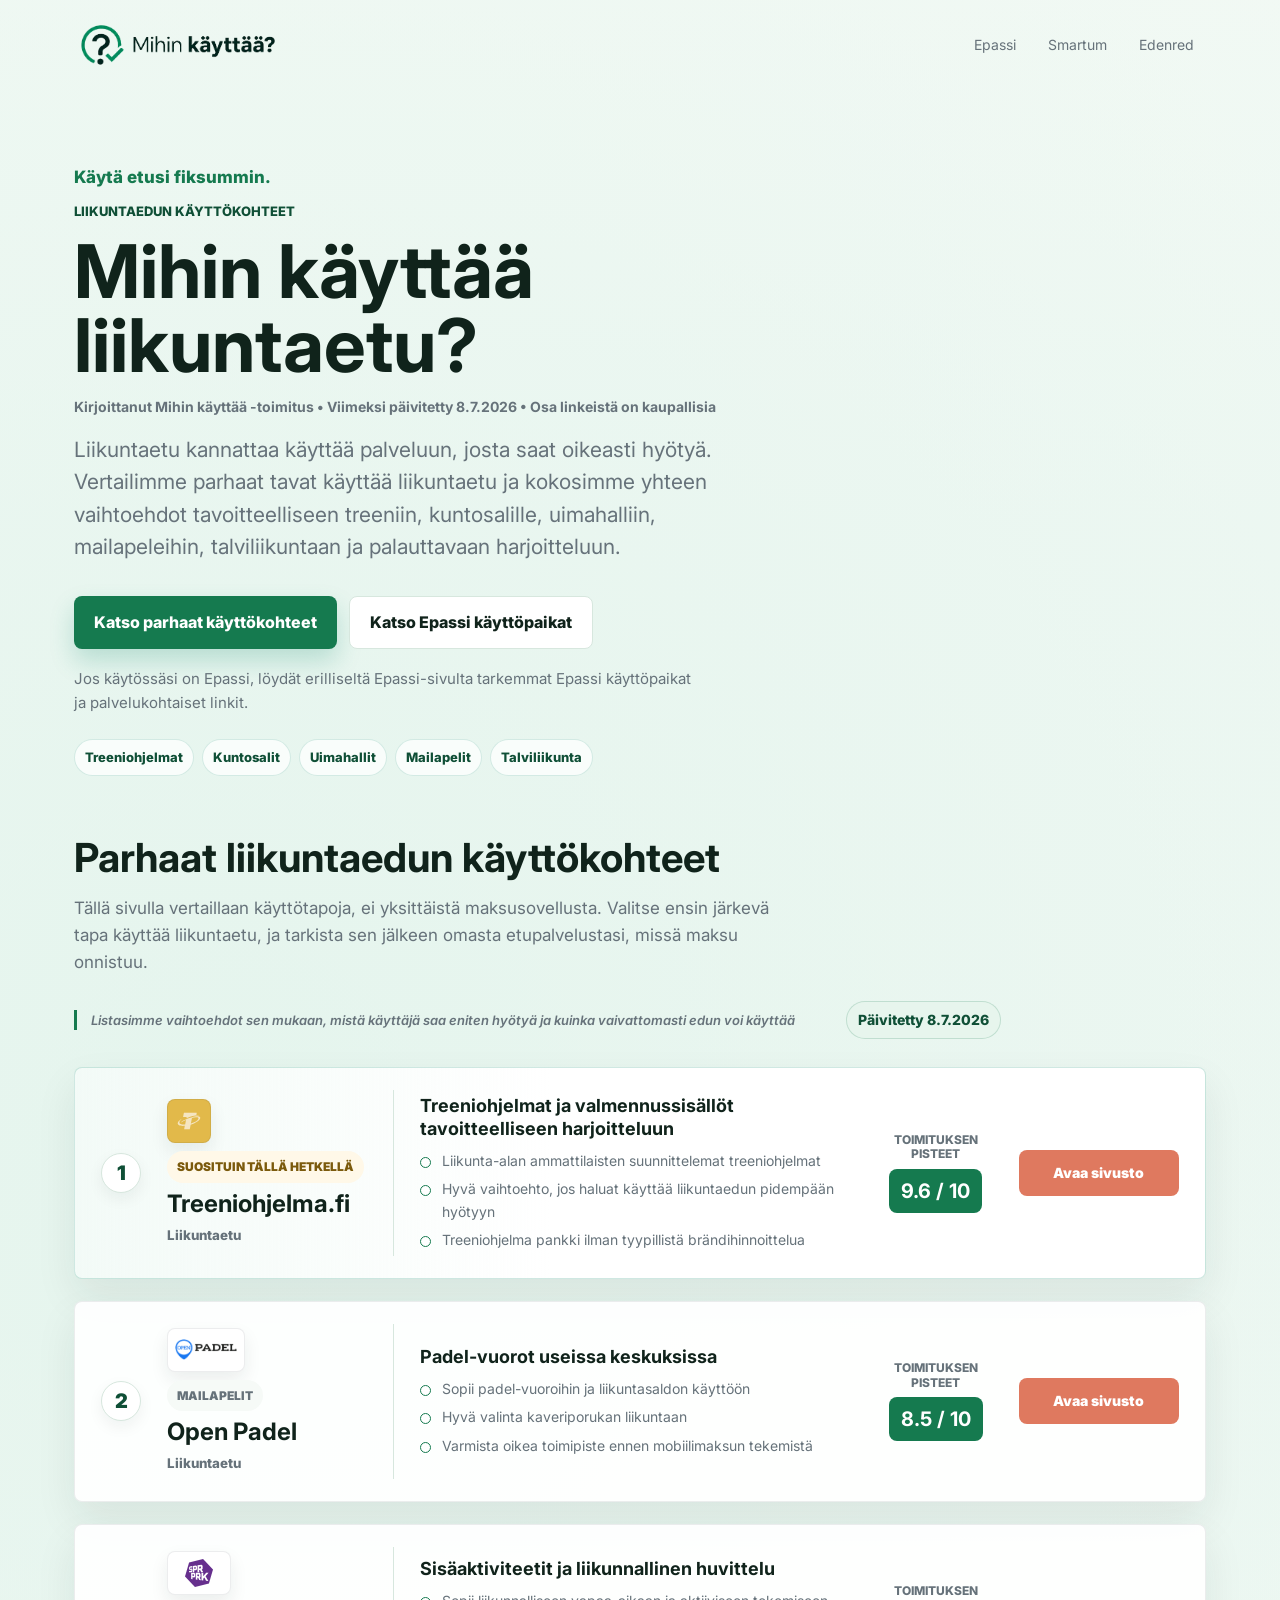
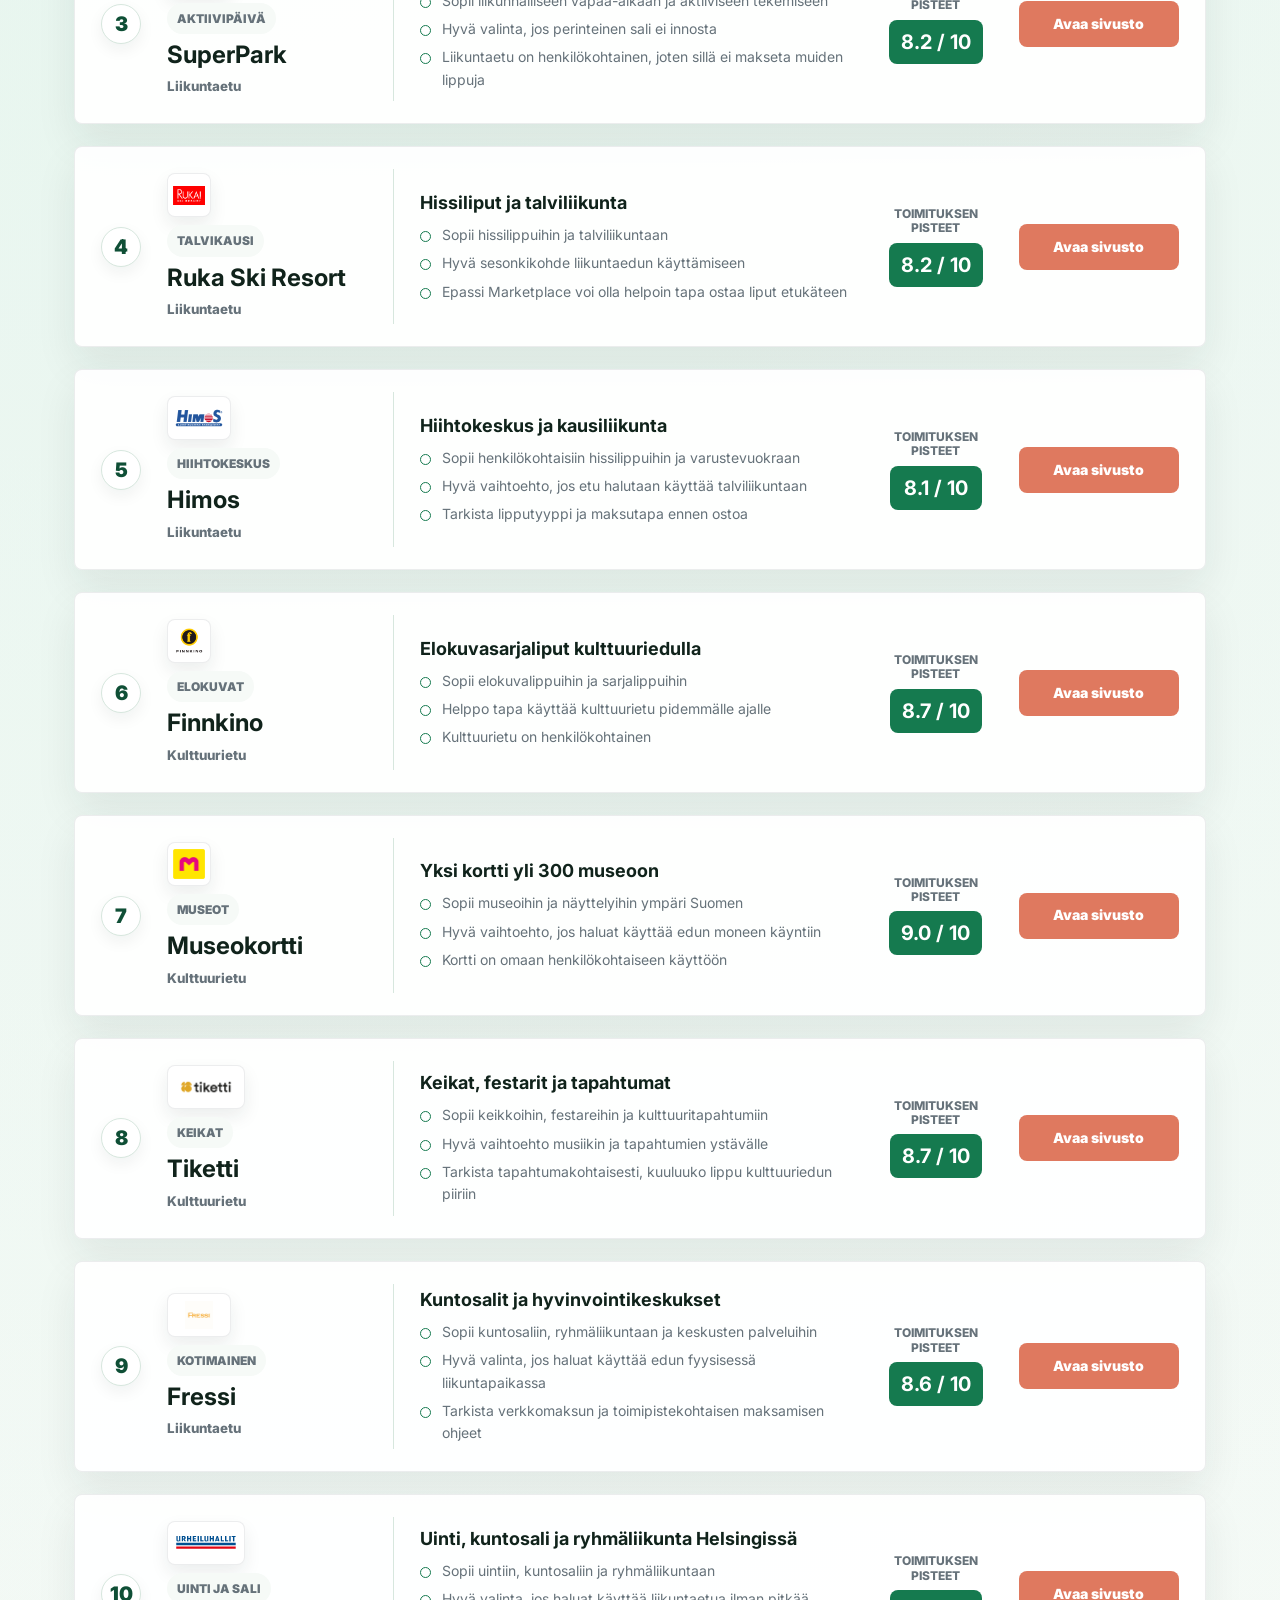
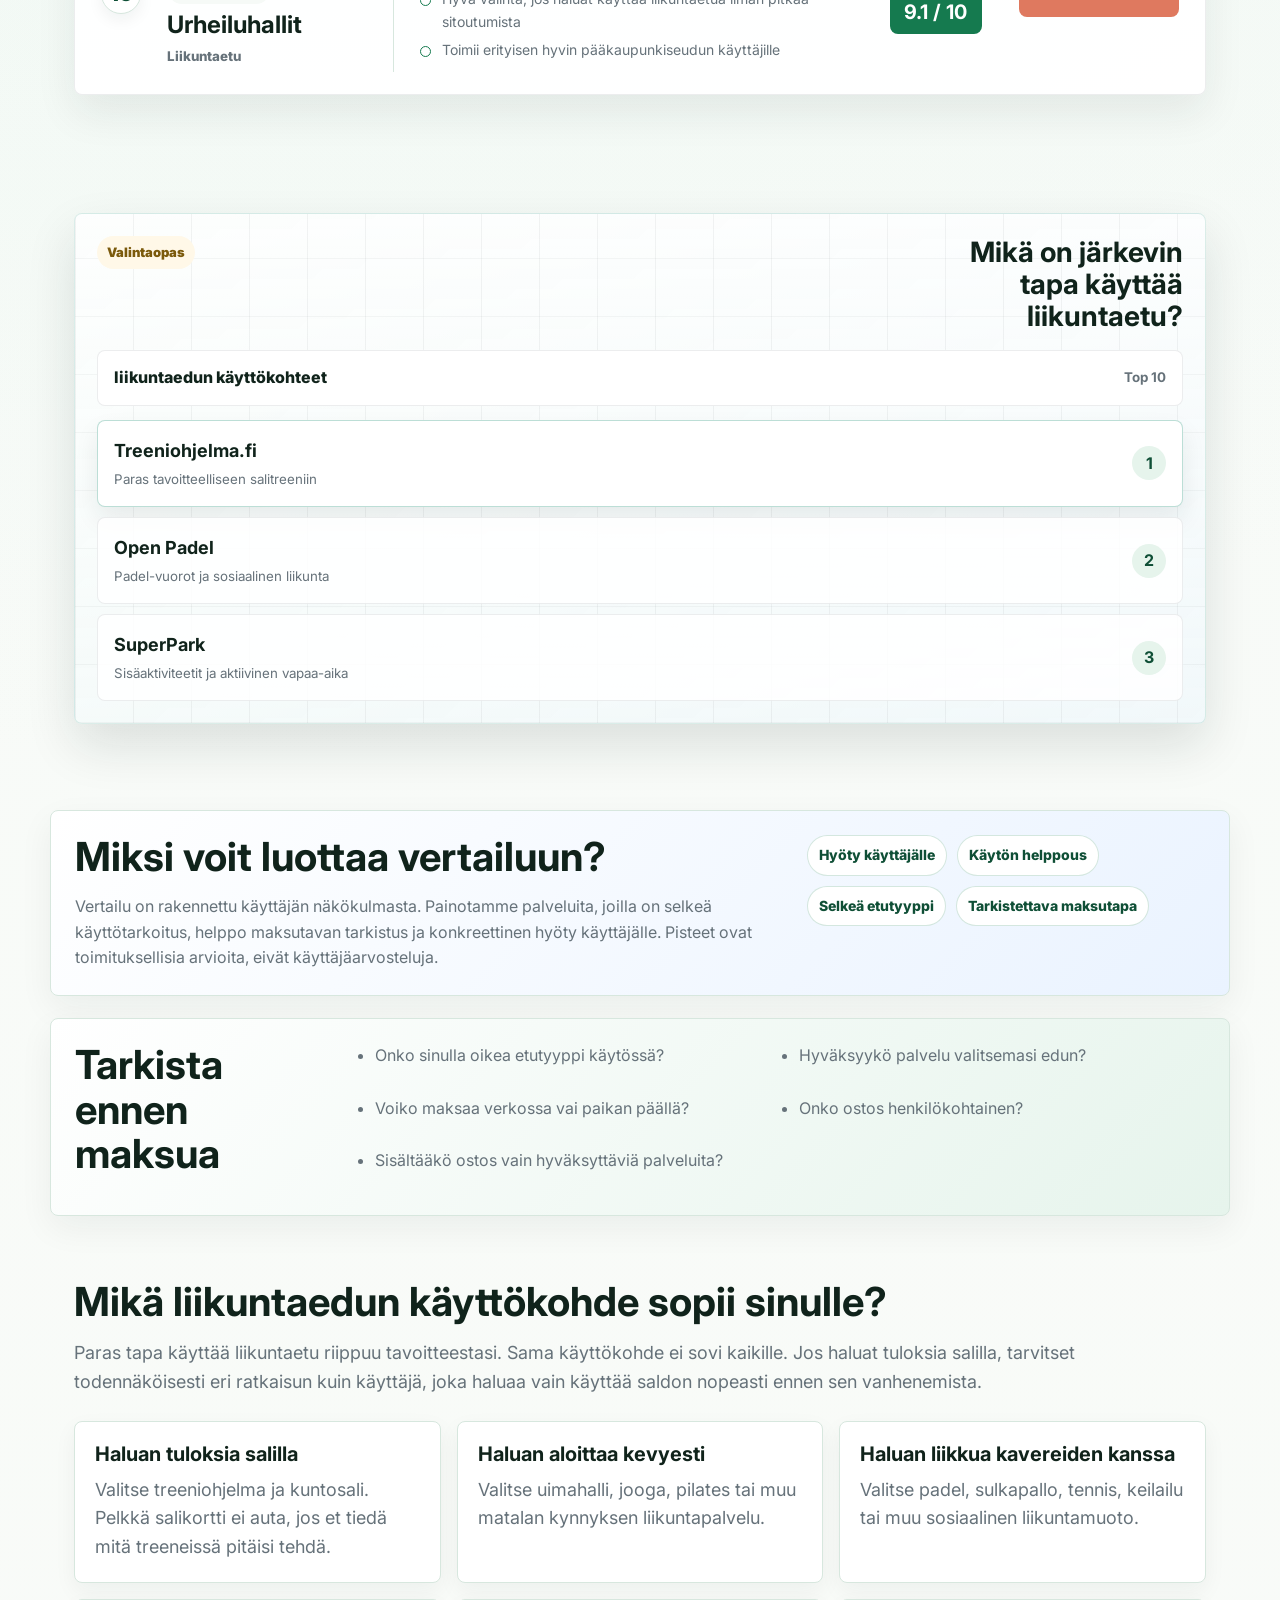
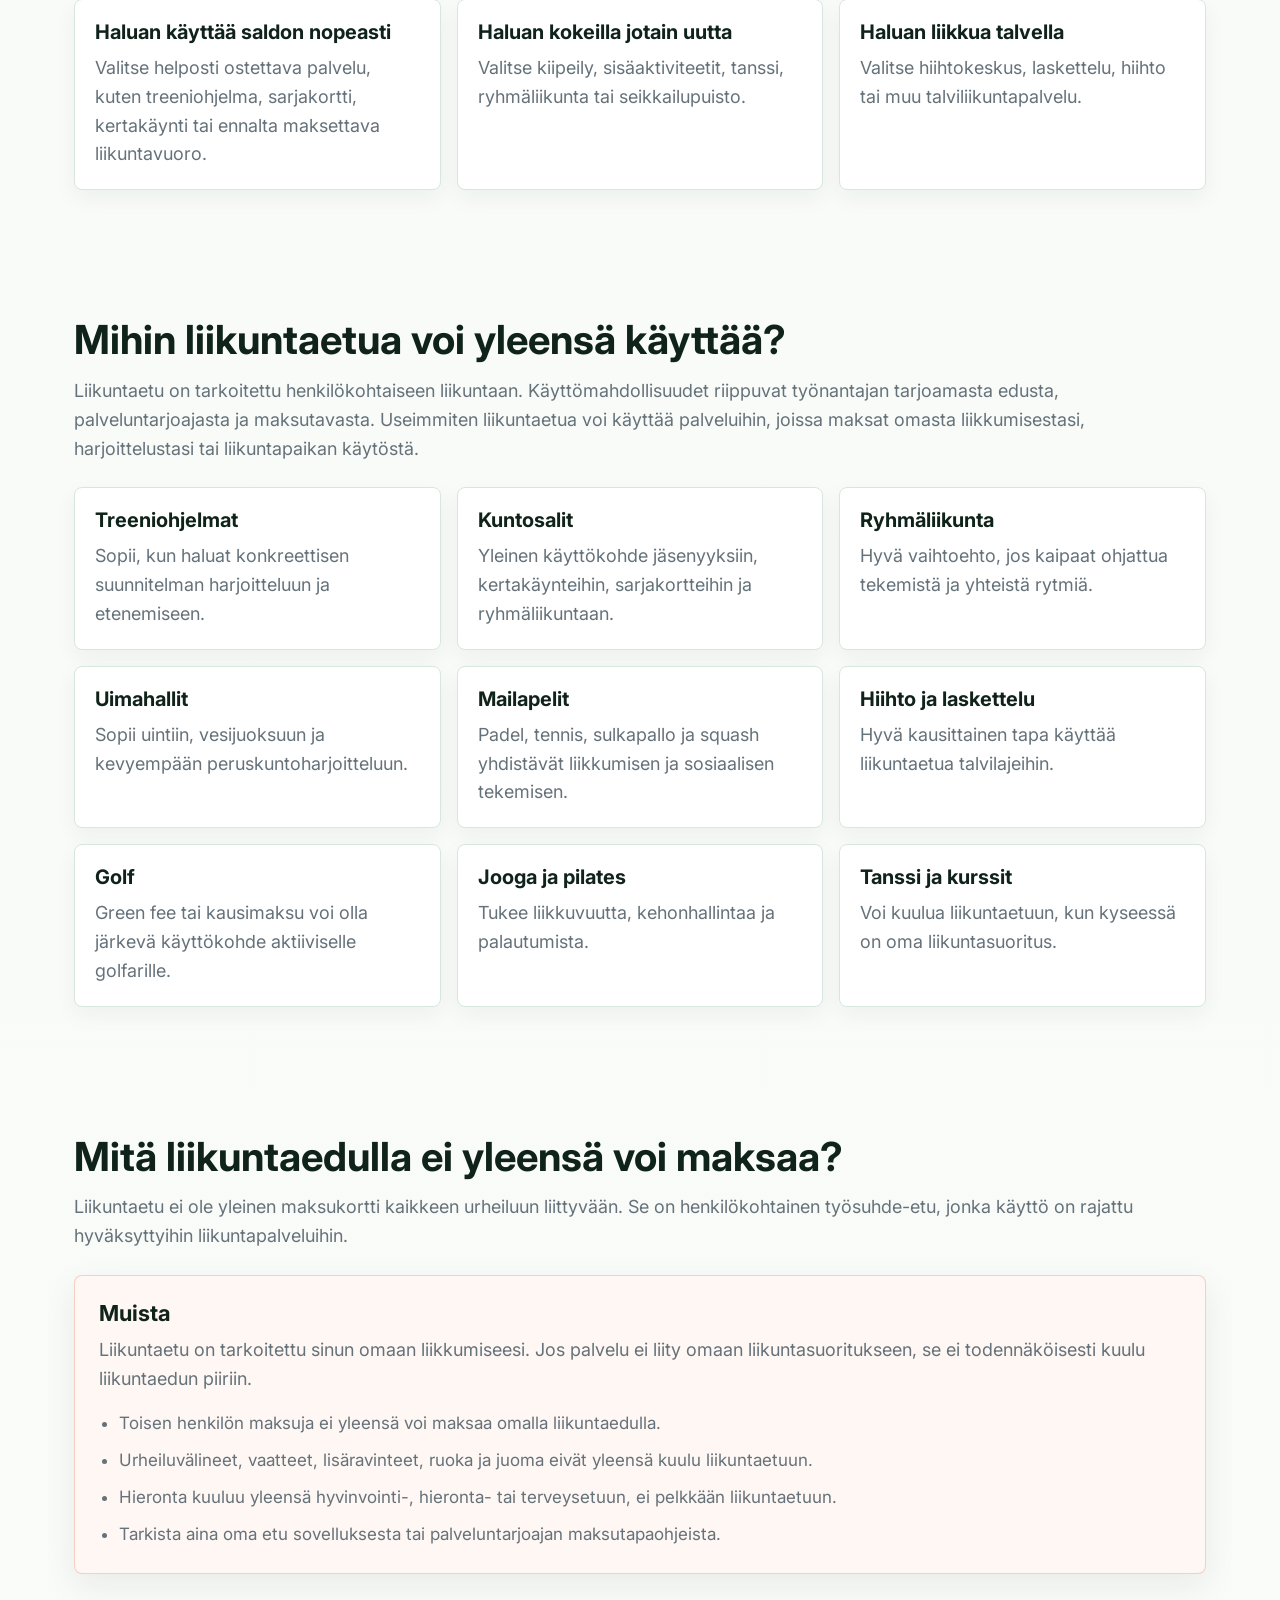
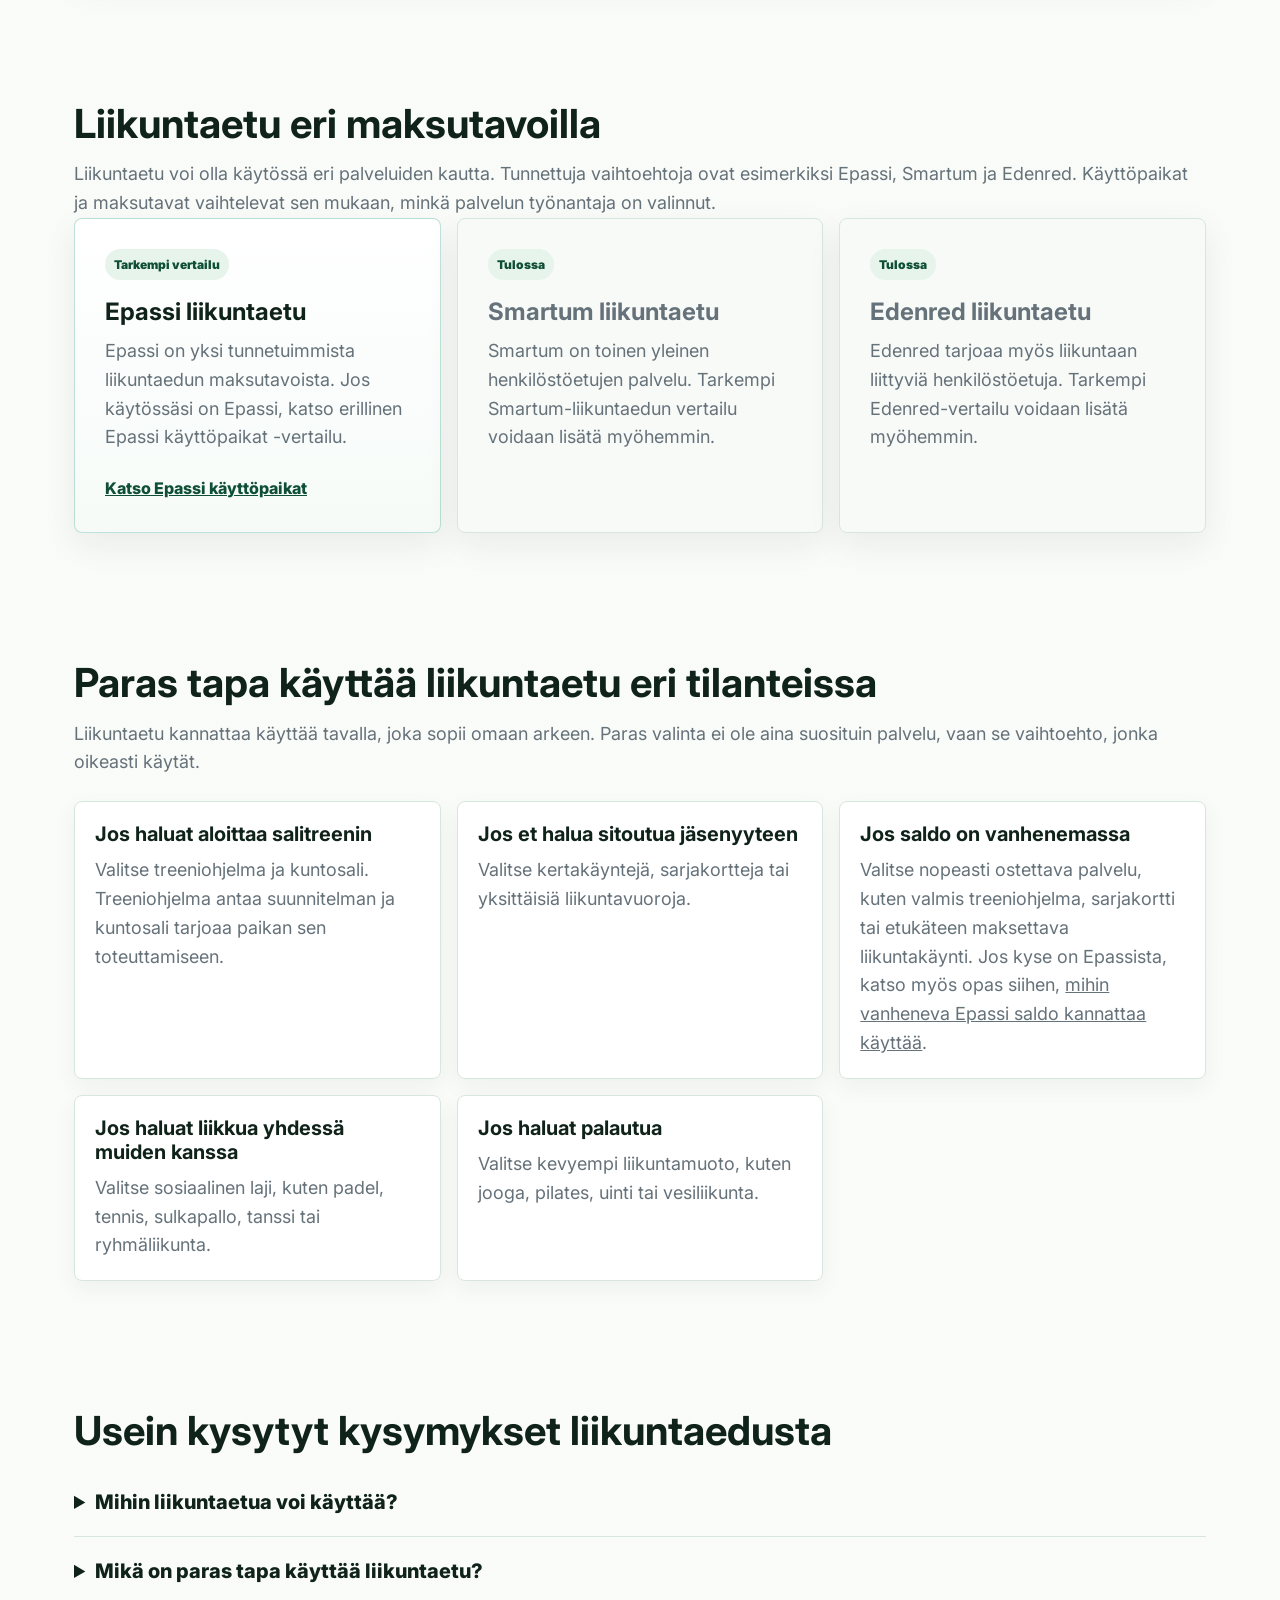
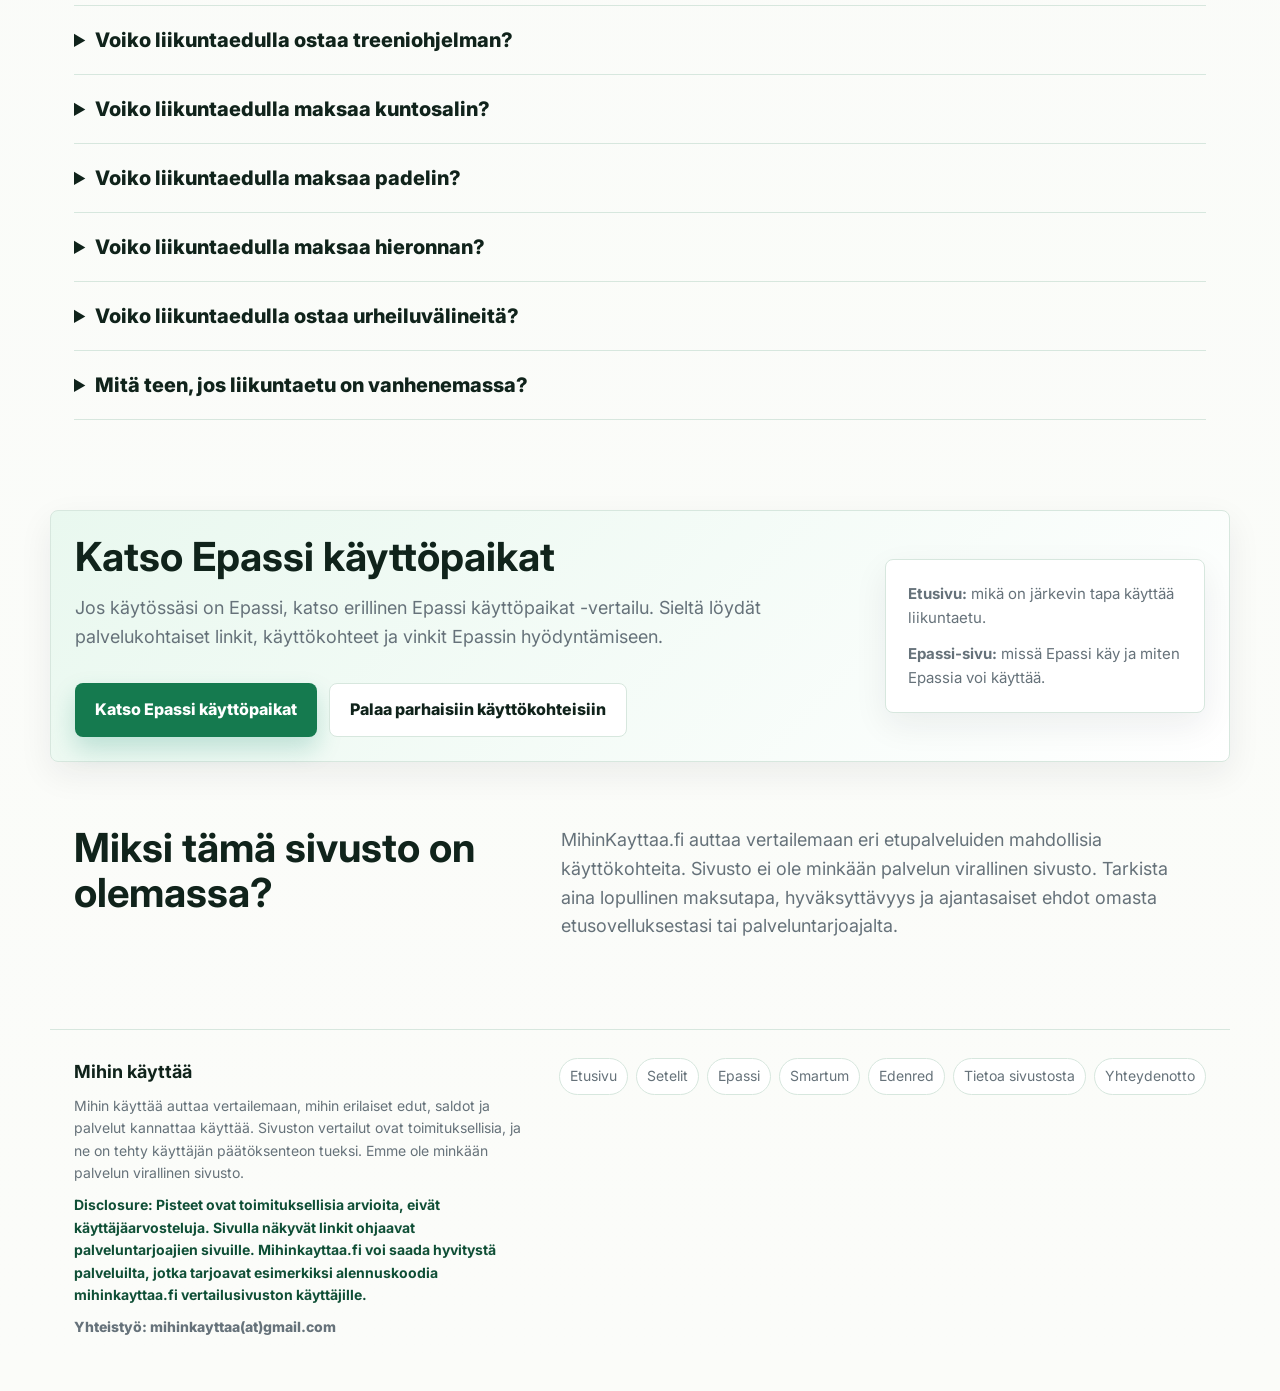
<file: index.html>
<!doctype html>
<html lang="fi">
  <head>
    <meta charset="utf-8">
    <meta name="viewport" content="width=device-width, initial-scale=1">
    <title>Mihin käyttää liikuntaetu? Parhaat käyttökohteet vertailussa</title>
    <meta name="description" content="Vertaa parhaat tavat käyttää liikuntaetu. Katso sopiiko sinulle parhaiten treeniohjelma, kuntosali, uimahalli, padel, jooga, hiihtokeskus vai muu liikuntapalvelu.">
    <link rel="canonical" href="https://mihinkayttaa.fi/">
    <link rel="stylesheet" href="/styles.css?v=article-meta-20260708">
    <link rel="icon" type="image/png" href="/assets/brand/favicon-512.png">
    <link rel="apple-touch-icon" href="/assets/brand/favicon-512.png">
    <meta property="og:title" content="Mihin käyttää liikuntaetu?">
    <meta property="og:description" content="Valintaopas liikuntaedun järkevään käyttöön: treeniohjelmat, kuntosalit, uimahallit, padel, jooga, hiihtokeskukset ja muut käyttökohteet.">
    <meta property="og:type" content="website">
    <meta property="og:url" content="https://mihinkayttaa.fi/">
    <meta property="og:image" content="https://mihinkayttaa.fi/assets/brand/paalogo-cropped.png?v=1dbc981">
    <meta name="twitter:card" content="summary_large_image">
    <meta name="twitter:image" content="https://mihinkayttaa.fi/assets/brand/paalogo-cropped.png?v=1dbc981">
    <script type="application/ld+json">
      {
        "@context": "https://schema.org",
        "@type": "WebPage",
        "name": "Mihin käyttää liikuntaetu?",
        "description": "Opas liikuntaedun parhaisiin käyttökohteisiin ja valintaan eri tilanteissa.",
        "url": "https://mihinkayttaa.fi/",
        "inLanguage": "fi",
        "datePublished": "2026-07-02",
        "dateModified": "2026-07-08",
        "author": {
          "@type": "Organization",
          "name": "Mihin käyttää -toimitus",
          "url": "https://mihinkayttaa.fi/tietoa/"
        },
        "publisher": {
          "@type": "Organization",
          "name": "MihinKayttaa.fi"
        }
      }
    </script>
    <script type="application/ld+json">
      {
        "@context": "https://schema.org",
        "@type": "ItemList",
        "name": "Parhaat liikuntaedun käyttökohteet",
        "itemListElement": [
          { "@type": "ListItem", "position": 1, "name": "Treeniohjelma.fi", "url": "https://treeniohjelma.fi/" },
          { "@type": "ListItem", "position": 2, "name": "Open Padel", "url": "https://www.openpadel.fi/liikuntaedut" },
          { "@type": "ListItem", "position": 3, "name": "SuperPark", "url": "https://superpark.fi/faq-superpark-vantaa/" },
          { "@type": "ListItem", "position": 4, "name": "Ruka Ski Resort", "url": "https://www.ruka.fi/fi/hiihtokeskus/hissiliput" },
          { "@type": "ListItem", "position": 5, "name": "Himos", "url": "https://himos.fi/liikuntaeduilla-maksaminen/" },
          { "@type": "ListItem", "position": 6, "name": "Finnkino", "url": "https://www.finnkino.fi/kauppa/kulttuurietusarjaliput/" },
          { "@type": "ListItem", "position": 7, "name": "Museokortti", "url": "https://museot.fi/kulttuuriedut" },
          { "@type": "ListItem", "position": 8, "name": "Tiketti", "url": "https://www.tiketti.fi/info/kulttuuriedut" },
          { "@type": "ListItem", "position": 9, "name": "Fressi", "url": "https://www.fressi.fi/liikuntaedutnetissa/" },
          { "@type": "ListItem", "position": 10, "name": "Urheiluhallit", "url": "https://www.urheiluhallit.fi/hinnasto/maksuvaihtoehdot/" }
        ]
      }
    </script>
    <script type="application/ld+json">
      {
        "@context": "https://schema.org",
        "@type": "FAQPage",
        "mainEntity": [
          {
            "@type": "Question",
            "name": "Mihin liikuntaetua voi käyttää?",
            "acceptedAnswer": {
              "@type": "Answer",
              "text": "Liikuntaetua voi yleensä käyttää omaan liikuntaan, kuten treeniohjelmiin, kuntosaleihin, ryhmäliikuntaan, uimahalleihin, mailapeleihin, hiihtokeskuksiin, golfiin, joogaan, pilatekseen ja liikuntatapahtumiin."
            }
          },
          {
            "@type": "Question",
            "name": "Mikä on paras tapa käyttää liikuntaetu?",
            "acceptedAnswer": {
              "@type": "Answer",
              "text": "Paras tapa riippuu tavoitteestasi. Jos haluat tuloksia salilla, treeniohjelma ja kuntosali ovat vahva yhdistelmä. Jos haluat kevyempää liikuntaa, uimahalli, jooga tai padel voi olla parempi valinta."
            }
          },
          {
            "@type": "Question",
            "name": "Voiko liikuntaedulla ostaa treeniohjelman?",
            "acceptedAnswer": {
              "@type": "Answer",
              "text": "Kyllä, jos palvelu hyväksyy liikuntaedun ja tuote kuuluu hyväksyttyyn liikuntapalveluun. Treeniohjelma voi olla hyvä valinta, koska siitä saa hyötyä pidemmäksi aikaa kuin yksittäisestä kertakäynnistä."
            }
          },
          {
            "@type": "Question",
            "name": "Voiko liikuntaedulla maksaa hieronnan?",
            "acceptedAnswer": {
              "@type": "Answer",
              "text": "Yleensä ei pelkällä liikuntaedulla. Hieronta kuuluu useimmiten hyvinvointi-, hieronta- tai terveysetuun, jos työnantaja on ottanut sellaisen käyttöön."
            }
          }
        ]
      }
    </script>
  </head>
  <body>
    <header class="site-header">
      <a class="brand" href="/" aria-label="MihinKayttaa.fi etusivu">
        <img class="brand-logo" src="/assets/brand/vaaka-logo-cropped.png?v=1dbc981" alt="Mihin käyttää?">
      </a>
      <nav aria-label="Päävalikko">
        <a href="/epassi/">Epassi</a>
        <a href="/smartum/">Smartum</a>
        <a href="/edenred/">Edenred</a>
      </nav>
    </header>

    <main>
      <section class="hero home-hero">
        <div class="hero-copy">
          <p class="brand-slogan">Käytä etusi fiksummin.</p>
          <p class="eyebrow">Liikuntaedun käyttökohteet</p>
          <h1>Mihin käyttää liikuntaetu?</h1>
          <p class="article-meta">Kirjoittanut Mihin käyttää -toimitus • Viimeksi päivitetty 8.7.2026 • Osa linkeistä on kaupallisia</p>
          <p class="lead">Liikuntaetu kannattaa käyttää palveluun, josta saat oikeasti hyötyä. Vertailimme parhaat tavat käyttää liikuntaetu ja kokosimme yhteen vaihtoehdot tavoitteelliseen treeniin, kuntosalille, uimahalliin, mailapeleihin, talviliikuntaan ja palauttavaan harjoitteluun.</p>
          <div class="hero-actions">
            <a class="button primary" href="#parhaat-kayttokohteet">Katso parhaat käyttökohteet</a>
            <a class="button secondary" href="/epassi/">Katso Epassi käyttöpaikat</a>
          </div>
          <p class="hero-note">Jos käytössäsi on Epassi, löydät erilliseltä Epassi-sivulta tarkemmat Epassi käyttöpaikat ja palvelukohtaiset linkit.</p>
          <div class="hero-points" aria-label="Liikuntaedun päätavat">
            <span>Treeniohjelmat</span>
            <span>Kuntosalit</span>
            <span>Uimahallit</span>
            <span>Mailapelit</span>
            <span>Talviliikunta</span>
          </div>
        </div>

      </section>

      <section class="ranking-section" id="parhaat-kayttokohteet" aria-labelledby="ranking-title">
        <div class="section-heading stacked-heading">
          <h2 id="ranking-title">Parhaat liikuntaedun käyttökohteet</h2>
          <p>Tällä sivulla vertaillaan käyttötapoja, ei yksittäistä maksusovellusta. Valitse ensin järkevä tapa käyttää liikuntaetu, ja tarkista sen jälkeen omasta etupalvelustasi, missä maksu onnistuu.</p>
        </div>


          <div class="ranking-trust-row" aria-label="Vertailun perusteet">
            <span>Listasimme vaihtoehdot sen mukaan, mistä käyttäjä saa eniten hyötyä ja kuinka vaivattomasti edun voi käyttää</span>
            <span>Päivitetty 8.7.2026</span>
          </div>

          <ol class="ranked-list">
          <li class="ranked-item featured">
            <div class="rank-number">1</div>
            <div class="rank-brand">
              <span class="rank-icon rank-logo icon-treeniohjelma" aria-hidden="true"><img src="/assets/logos/treeniohjelma.svg" alt=""></span>
              <span class="rank-badge">Suosituin tällä hetkellä</span>
              <strong>Treeniohjelma.fi</strong>
              <small>Liikuntaetu</small>
            </div>
            <div class="rank-details">
              <h3>Treeniohjelmat ja valmennussisällöt tavoitteelliseen harjoitteluun</h3>
              <ul>
                <li>Liikunta-alan ammattilaisten suunnittelemat treeniohjelmat</li>
                <li>Hyvä vaihtoehto, jos haluat käyttää liikuntaedun pidempään hyötyyn</li>
                <li>Treeniohjelma pankki ilman tyypillistä brändihinnoittelua</li>
              </ul>
            </div>
            <div class="rank-score" aria-label="Toimituksen pisteet 9.6 / 10">
              <span>Toimituksen pisteet</span>
              <strong>9.6 / 10</strong>
            </div>
            <a class="rank-cta" href="https://treeniohjelma.fi/">Avaa sivusto</a>
          </li>

          <li class="ranked-item">
            <div class="rank-number">2</div>
            <div class="rank-brand">
              <span class="rank-icon rank-logo icon-open-padel" aria-hidden="true"><img src="/assets/logos/open-padel.webp" alt=""></span>
              <span class="rank-badge muted">Mailapelit</span>
              <strong>Open Padel</strong>
              <small>Liikuntaetu</small>
            </div>
            <div class="rank-details">
              <h3>Padel-vuorot useissa keskuksissa</h3>
              <ul>
                <li>Sopii padel-vuoroihin ja liikuntasaldon käyttöön</li>
                <li>Hyvä valinta kaveriporukan liikuntaan</li>
                <li>Varmista oikea toimipiste ennen mobiilimaksun tekemistä</li>
              </ul>
            </div>
            <div class="rank-score" aria-label="Toimituksen pisteet 8.5 / 10">
              <span>Toimituksen pisteet</span>
              <strong>8.5 / 10</strong>
            </div>
            <a class="rank-cta" href="https://www.openpadel.fi/liikuntaedut">Avaa sivusto</a>
          </li>

          <li class="ranked-item">
            <div class="rank-number">3</div>
            <div class="rank-brand">
              <span class="rank-icon rank-logo icon-superpark" aria-hidden="true"><img src="/assets/logos/superpark.svg" alt=""></span>
              <span class="rank-badge muted">Aktiivipäivä</span>
              <strong>SuperPark</strong>
              <small>Liikuntaetu</small>
            </div>
            <div class="rank-details">
              <h3>Sisäaktiviteetit ja liikunnallinen huvittelu</h3>
              <ul>
                <li>Sopii liikunnalliseen vapaa-aikaan ja aktiiviseen tekemiseen</li>
                <li>Hyvä valinta, jos perinteinen sali ei innosta</li>
                <li>Liikuntaetu on henkilökohtainen, joten sillä ei makseta muiden lippuja</li>
              </ul>
            </div>
            <div class="rank-score" aria-label="Toimituksen pisteet 8.2 / 10">
              <span>Toimituksen pisteet</span>
              <strong>8.2 / 10</strong>
            </div>
            <a class="rank-cta" href="https://superpark.fi/faq-superpark-vantaa/">Avaa sivusto</a>
          </li>

          <li class="ranked-item">
            <div class="rank-number">4</div>
            <div class="rank-brand">
              <span class="rank-icon rank-logo icon-ruka" aria-hidden="true"><img src="/assets/logos/ruka-ski-resort.png" alt=""></span>
              <span class="rank-badge muted">Talvikausi</span>
              <strong>Ruka Ski Resort</strong>
              <small>Liikuntaetu</small>
            </div>
            <div class="rank-details">
              <h3>Hissiliput ja talviliikunta</h3>
              <ul>
                <li>Sopii hissilippuihin ja talviliikuntaan</li>
                <li>Hyvä sesonkikohde liikuntaedun käyttämiseen</li>
                <li>Epassi Marketplace voi olla helpoin tapa ostaa liput etukäteen</li>
              </ul>
            </div>
            <div class="rank-score" aria-label="Toimituksen pisteet 8.2 / 10">
              <span>Toimituksen pisteet</span>
              <strong>8.2 / 10</strong>
            </div>
            <a class="rank-cta" href="https://www.ruka.fi/fi/hiihtokeskus/hissiliput">Avaa sivusto</a>
          </li>

          <li class="ranked-item">
            <div class="rank-number">5</div>
            <div class="rank-brand">
              <span class="rank-icon rank-logo icon-himos" aria-hidden="true"><img src="/assets/logos/himos.svg" alt=""></span>
              <span class="rank-badge muted">Hiihtokeskus</span>
              <strong>Himos</strong>
              <small>Liikuntaetu</small>
            </div>
            <div class="rank-details">
              <h3>Hiihtokeskus ja kausiliikunta</h3>
              <ul>
                <li>Sopii henkilökohtaisiin hissilippuihin ja varustevuokraan</li>
                <li>Hyvä vaihtoehto, jos etu halutaan käyttää talviliikuntaan</li>
                <li>Tarkista lipputyyppi ja maksutapa ennen ostoa</li>
              </ul>
            </div>
            <div class="rank-score" aria-label="Toimituksen pisteet 8.1 / 10">
              <span>Toimituksen pisteet</span>
              <strong>8.1 / 10</strong>
            </div>
            <a class="rank-cta" href="https://himos.fi/liikuntaeduilla-maksaminen/">Avaa sivusto</a>
          </li>

          <li class="ranked-item">
            <div class="rank-number">6</div>
            <div class="rank-brand">
              <span class="rank-icon rank-logo icon-finnkino" aria-hidden="true"><img src="/assets/logos/finnkino.png" alt=""></span>
              <span class="rank-badge muted">Elokuvat</span>
              <strong>Finnkino</strong>
              <small>Kulttuurietu</small>
            </div>
            <div class="rank-details">
              <h3>Elokuvasarjaliput kulttuuriedulla</h3>
              <ul>
                <li>Sopii elokuvalippuihin ja sarjalippuihin</li>
                <li>Helppo tapa käyttää kulttuurietu pidemmälle ajalle</li>
                <li>Kulttuurietu on henkilökohtainen</li>
              </ul>
            </div>
            <div class="rank-score" aria-label="Toimituksen pisteet 8.7 / 10">
              <span>Toimituksen pisteet</span>
              <strong>8.7 / 10</strong>
            </div>
            <a class="rank-cta" href="https://www.finnkino.fi/kauppa/kulttuurietusarjaliput/">Avaa sivusto</a>
          </li>

          <li class="ranked-item">
            <div class="rank-number">7</div>
            <div class="rank-brand">
              <span class="rank-icon rank-logo icon-museokortti" aria-hidden="true"><img src="/assets/logos/museokortti.png" alt=""></span>
              <span class="rank-badge muted">Museot</span>
              <strong>Museokortti</strong>
              <small>Kulttuurietu</small>
            </div>
            <div class="rank-details">
              <h3>Yksi kortti yli 300 museoon</h3>
              <ul>
                <li>Sopii museoihin ja näyttelyihin ympäri Suomen</li>
                <li>Hyvä vaihtoehto, jos haluat käyttää edun moneen käyntiin</li>
                <li>Kortti on omaan henkilökohtaiseen käyttöön</li>
              </ul>
            </div>
            <div class="rank-score" aria-label="Toimituksen pisteet 9.0 / 10">
              <span>Toimituksen pisteet</span>
              <strong>9.0 / 10</strong>
            </div>
            <a class="rank-cta" href="https://museot.fi/kulttuuriedut">Avaa sivusto</a>
          </li>

          <li class="ranked-item">
            <div class="rank-number">8</div>
            <div class="rank-brand">
              <span class="rank-icon rank-logo icon-tiketti" aria-hidden="true"><img src="/assets/logos/tiketti.png" alt=""></span>
              <span class="rank-badge muted">Keikat</span>
              <strong>Tiketti</strong>
              <small>Kulttuurietu</small>
            </div>
            <div class="rank-details">
              <h3>Keikat, festarit ja tapahtumat</h3>
              <ul>
                <li>Sopii keikkoihin, festareihin ja kulttuuritapahtumiin</li>
                <li>Hyvä vaihtoehto musiikin ja tapahtumien ystävälle</li>
                <li>Tarkista tapahtumakohtaisesti, kuuluuko lippu kulttuuriedun piiriin</li>
              </ul>
            </div>
            <div class="rank-score" aria-label="Toimituksen pisteet 8.7 / 10">
              <span>Toimituksen pisteet</span>
              <strong>8.7 / 10</strong>
            </div>
            <a class="rank-cta" href="https://www.tiketti.fi/info/kulttuuriedut">Avaa sivusto</a>
          </li>

          <li class="ranked-item">
            <div class="rank-number">9</div>
            <div class="rank-brand">
              <span class="rank-icon rank-logo icon-fressi" aria-hidden="true"><img src="/assets/logos/fressi.png" alt=""></span>
              <span class="rank-badge muted">Kotimainen</span>
              <strong>Fressi</strong>
              <small>Liikuntaetu</small>
            </div>
            <div class="rank-details">
              <h3>Kuntosalit ja hyvinvointikeskukset</h3>
              <ul>
                <li>Sopii kuntosaliin, ryhmäliikuntaan ja keskusten palveluihin</li>
                <li>Hyvä valinta, jos haluat käyttää edun fyysisessä liikuntapaikassa</li>
                <li>Tarkista verkkomaksun ja toimipistekohtaisen maksamisen ohjeet</li>
              </ul>
            </div>
            <div class="rank-score" aria-label="Toimituksen pisteet 8.6 / 10">
              <span>Toimituksen pisteet</span>
              <strong>8.6 / 10</strong>
            </div>
            <a class="rank-cta" href="https://www.fressi.fi/liikuntaedutnetissa/">Avaa sivusto</a>
          </li>

          <li class="ranked-item">
            <div class="rank-number">10</div>
            <div class="rank-brand">
              <span class="rank-icon rank-logo icon-urheiluhallit" aria-hidden="true"><img src="/assets/logos/urheiluhallit.svg" alt=""></span>
              <span class="rank-badge muted">Uinti ja sali</span>
              <strong>Urheiluhallit</strong>
              <small>Liikuntaetu</small>
            </div>
            <div class="rank-details">
              <h3>Uinti, kuntosali ja ryhmäliikunta Helsingissä</h3>
              <ul>
                <li>Sopii uintiin, kuntosaliin ja ryhmäliikuntaan</li>
                <li>Hyvä valinta, jos haluat käyttää liikuntaetua ilman pitkää sitoutumista</li>
                <li>Toimii erityisen hyvin pääkaupunkiseudun käyttäjille</li>
              </ul>
            </div>
            <div class="rank-score" aria-label="Toimituksen pisteet 9.1 / 10">
              <span>Toimituksen pisteet</span>
              <strong>9.1 / 10</strong>
            </div>
            <a class="rank-cta" href="https://www.urheiluhallit.fi/hinnasto/maksuvaihtoehdot/">Avaa sivusto</a>
          </li>
        </ol>

      </section>

      <section class="content-section selection-guide" aria-labelledby="selection-guide-title">
        <div class="finder-card" aria-label="Liikuntaedun käyttökohteiden vertailu">
          <div class="finder-top">
            <span class="finder-label">Valintaopas</span>
            <strong id="selection-guide-title">Mikä on järkevin tapa käyttää liikuntaetu?</strong>
          </div>
          <div class="finder-search">
            <span>liikuntaedun käyttökohteet</span>
            <small>Top 10</small>
          </div>
          <div class="finder-results">
            <a class="result-row featured" href="https://treeniohjelma.fi/">
              <span>
                <strong>Treeniohjelma.fi</strong>
                <small>Paras tavoitteelliseen salitreeniin</small>
              </span>
              <b>1</b>
            </a>
            <a class="result-row" href="#parhaat-kayttokohteet">
              <span>
                <strong>Open Padel</strong>
                <small>Padel-vuorot ja sosiaalinen liikunta</small>
              </span>
              <b>2</b>
            </a>
            <a class="result-row" href="#parhaat-kayttokohteet">
              <span>
                <strong>SuperPark</strong>
                <small>Sisäaktiviteetit ja aktiivinen vapaa-aika</small>
              </span>
              <b>3</b>
            </a>
          </div>
        </div>
      </section>

      <div class="editorial-trust-card" aria-labelledby="trust-title">
        <div>
          <h2 id="trust-title">Miksi voit luottaa vertailuun?</h2>
          <p>Vertailu on rakennettu käyttäjän näkökulmasta. Painotamme palveluita, joilla on selkeä käyttötarkoitus, helppo maksutavan tarkistus ja konkreettinen hyöty käyttäjälle. Pisteet ovat toimituksellisia arvioita, eivät käyttäjäarvosteluja.</p>
        </div>
        <div class="trust-badges" aria-label="Vertailun painotukset">
          <span>Hyöty käyttäjälle</span>
          <span>Käytön helppous</span>
          <span>Selkeä etutyyppi</span>
          <span>Tarkistettava maksutapa</span>
        </div>
      </div>

      <div class="prepay-check-card" aria-labelledby="prepay-title">
        <div>
          <h2 id="prepay-title">Tarkista ennen maksua</h2>
        </div>
        <ul>
          <li>Onko sinulla oikea etutyyppi käytössä?</li>
          <li>Hyväksyykö palvelu valitsemasi edun?</li>
          <li>Voiko maksaa verkossa vai paikan päällä?</li>
          <li>Onko ostos henkilökohtainen?</li>
          <li>Sisältääkö ostos vain hyväksyttäviä palveluita?</li>
        </ul>
      </div>

      <section class="content-section" id="mika-sopii">
        <h2>Mikä liikuntaedun käyttökohde sopii sinulle?</h2>
        <p>Paras tapa käyttää liikuntaetu riippuu tavoitteestasi. Sama käyttökohde ei sovi kaikille. Jos haluat tuloksia salilla, tarvitset todennäköisesti eri ratkaisun kuin käyttäjä, joka haluaa vain käyttää saldon nopeasti ennen sen vanhenemista.</p>

        <div class="choice-grid">
          <div><h3>Haluan tuloksia salilla</h3><p>Valitse treeniohjelma ja kuntosali. Pelkkä salikortti ei auta, jos et tiedä mitä treeneissä pitäisi tehdä.</p></div>
          <div><h3>Haluan aloittaa kevyesti</h3><p>Valitse uimahalli, jooga, pilates tai muu matalan kynnyksen liikuntapalvelu.</p></div>
          <div><h3>Haluan liikkua kavereiden kanssa</h3><p>Valitse padel, sulkapallo, tennis, keilailu tai muu sosiaalinen liikuntamuoto.</p></div>
          <div><h3>Haluan käyttää saldon nopeasti</h3><p>Valitse helposti ostettava palvelu, kuten treeniohjelma, sarjakortti, kertakäynti tai ennalta maksettava liikuntavuoro.</p></div>
          <div><h3>Haluan kokeilla jotain uutta</h3><p>Valitse kiipeily, sisäaktiviteetit, tanssi, ryhmäliikunta tai seikkailupuisto.</p></div>
          <div><h3>Haluan liikkua talvella</h3><p>Valitse hiihtokeskus, laskettelu, hiihto tai muu talviliikuntapalvelu.</p></div>
        </div>
      </section>

      <section class="content-section" id="mihin-voi-kayttaa">
        <h2>Mihin liikuntaetua voi yleensä käyttää?</h2>
        <p>Liikuntaetu on tarkoitettu henkilökohtaiseen liikuntaan. Käyttömahdollisuudet riippuvat työnantajan tarjoamasta edusta, palveluntarjoajasta ja maksutavasta. Useimmiten liikuntaetua voi käyttää palveluihin, joissa maksat omasta liikkumisestasi, harjoittelustasi tai liikuntapaikan käytöstä.</p>

        <div class="mini-card-grid">
          <div><h3>Treeniohjelmat</h3><p>Sopii, kun haluat konkreettisen suunnitelman harjoitteluun ja etenemiseen.</p></div>
          <div><h3>Kuntosalit</h3><p>Yleinen käyttökohde jäsenyyksiin, kertakäynteihin, sarjakortteihin ja ryhmäliikuntaan.</p></div>
          <div><h3>Ryhmäliikunta</h3><p>Hyvä vaihtoehto, jos kaipaat ohjattua tekemistä ja yhteistä rytmiä.</p></div>
          <div><h3>Uimahallit</h3><p>Sopii uintiin, vesijuoksuun ja kevyempään peruskuntoharjoitteluun.</p></div>
          <div><h3>Mailapelit</h3><p>Padel, tennis, sulkapallo ja squash yhdistävät liikkumisen ja sosiaalisen tekemisen.</p></div>
          <div><h3>Hiihto ja laskettelu</h3><p>Hyvä kausittainen tapa käyttää liikuntaetua talvilajeihin.</p></div>
          <div><h3>Golf</h3><p>Green fee tai kausimaksu voi olla järkevä käyttökohde aktiiviselle golfarille.</p></div>
          <div><h3>Jooga ja pilates</h3><p>Tukee liikkuvuutta, kehonhallintaa ja palautumista.</p></div>
          <div><h3>Tanssi ja kurssit</h3><p>Voi kuulua liikuntaetuun, kun kyseessä on oma liikuntasuoritus.</p></div>
        </div>
      </section>

      <section class="content-section" id="rajoitukset">
        <h2>Mitä liikuntaedulla ei yleensä voi maksaa?</h2>
        <p>Liikuntaetu ei ole yleinen maksukortti kaikkeen urheiluun liittyvään. Se on henkilökohtainen työsuhde-etu, jonka käyttö on rajattu hyväksyttyihin liikuntapalveluihin.</p>

        <div class="warning-box">
          <h3>Muista</h3>
          <p>Liikuntaetu on tarkoitettu sinun omaan liikkumiseesi. Jos palvelu ei liity omaan liikuntasuoritukseen, se ei todennäköisesti kuulu liikuntaedun piiriin.</p>
          <ul>
            <li>Toisen henkilön maksuja ei yleensä voi maksaa omalla liikuntaedulla.</li>
            <li>Urheiluvälineet, vaatteet, lisäravinteet, ruoka ja juoma eivät yleensä kuulu liikuntaetuun.</li>
            <li>Hieronta kuuluu yleensä hyvinvointi-, hieronta- tai terveysetuun, ei pelkkään liikuntaetuun.</li>
            <li>Tarkista aina oma etu sovelluksesta tai palveluntarjoajan maksutapaohjeista.</li>
          </ul>
        </div>
      </section>

      <section class="content-section" id="maksutavat">
        <h2>Liikuntaetu eri maksutavoilla</h2>
        <p>Liikuntaetu voi olla käytössä eri palveluiden kautta. Tunnettuja vaihtoehtoja ovat esimerkiksi Epassi, Smartum ja Edenred. Käyttöpaikat ja maksutavat vaihtelevat sen mukaan, minkä palvelun työnantaja on valinnut.</p>

        <div class="guide-grid compact-guides">
          <article class="guide-card priority">
            <span class="card-badge">Tarkempi vertailu</span>
            <h3>Epassi liikuntaetu</h3>
            <p>Epassi on yksi tunnetuimmista liikuntaedun maksutavoista. Jos käytössäsi on Epassi, katso erillinen Epassi käyttöpaikat -vertailu.</p>
            <a href="/epassi/">Katso Epassi käyttöpaikat</a>
          </article>
          <article class="guide-card muted-card">
            <span class="card-badge">Tulossa</span>
            <h3>Smartum liikuntaetu</h3>
            <p>Smartum on toinen yleinen henkilöstöetujen palvelu. Tarkempi Smartum-liikuntaedun vertailu voidaan lisätä myöhemmin.</p>
          </article>
          <article class="guide-card muted-card">
            <span class="card-badge">Tulossa</span>
            <h3>Edenred liikuntaetu</h3>
            <p>Edenred tarjoaa myös liikuntaan liittyviä henkilöstöetuja. Tarkempi Edenred-vertailu voidaan lisätä myöhemmin.</p>
          </article>
        </div>
      </section>

      <section class="content-section" id="eri-tilanteet">
        <h2>Paras tapa käyttää liikuntaetu eri tilanteissa</h2>
        <p>Liikuntaetu kannattaa käyttää tavalla, joka sopii omaan arkeen. Paras valinta ei ole aina suosituin palvelu, vaan se vaihtoehto, jonka oikeasti käytät.</p>

        <div class="choice-grid">
          <div><h3>Jos haluat aloittaa salitreenin</h3><p>Valitse treeniohjelma ja kuntosali. Treeniohjelma antaa suunnitelman ja kuntosali tarjoaa paikan sen toteuttamiseen.</p></div>
          <div><h3>Jos et halua sitoutua jäsenyyteen</h3><p>Valitse kertakäyntejä, sarjakortteja tai yksittäisiä liikuntavuoroja.</p></div>
          <div><h3>Jos saldo on vanhenemassa</h3><p>Valitse nopeasti ostettava palvelu, kuten valmis treeniohjelma, sarjakortti tai etukäteen maksettava liikuntakäynti. Jos kyse on Epassista, katso myös opas siihen, <a href="/epassi-vanhenee/">mihin vanheneva Epassi saldo kannattaa käyttää</a>.</p></div>
          <div><h3>Jos haluat liikkua yhdessä muiden kanssa</h3><p>Valitse sosiaalinen laji, kuten padel, tennis, sulkapallo, tanssi tai ryhmäliikunta.</p></div>
          <div><h3>Jos haluat palautua</h3><p>Valitse kevyempi liikuntamuoto, kuten jooga, pilates, uinti tai vesiliikunta.</p></div>
        </div>
      </section>

      <section class="content-section" id="faq">
        <h2>Usein kysytyt kysymykset liikuntaedusta</h2>
        <details>
          <summary>Mihin liikuntaetua voi käyttää?</summary>
          <p>Liikuntaetua voi yleensä käyttää omaan liikuntaan, kuten treeniohjelmiin, kuntosaleihin, ryhmäliikuntaan, uimahalleihin, mailapeleihin, hiihtokeskuksiin, golfiin, joogaan, pilatekseen ja liikuntatapahtumiin.</p>
        </details>
        <details>
          <summary>Mikä on paras tapa käyttää liikuntaetu?</summary>
          <p>Paras tapa riippuu tavoitteestasi. Jos haluat tuloksia salilla, treeniohjelma ja kuntosali ovat vahva yhdistelmä. Jos haluat kevyempää liikuntaa, uimahalli, jooga tai padel voi olla parempi valinta.</p>
        </details>
        <details>
          <summary>Voiko liikuntaedulla ostaa treeniohjelman?</summary>
          <p>Kyllä, jos palvelu hyväksyy liikuntaedun ja tuote kuuluu hyväksyttyyn liikuntapalveluun. Treeniohjelma voi olla hyvä valinta, koska siitä saa hyötyä pidemmäksi aikaa kuin yksittäisestä kertakäynnistä.</p>
        </details>
        <details>
          <summary>Voiko liikuntaedulla maksaa kuntosalin?</summary>
          <p>Kyllä, monet kuntosalit hyväksyvät liikuntaedun jäsenyyksiin, kertakäynteihin, sarjakortteihin tai ryhmäliikuntaan. Tarkista aina salin oma maksutapa.</p>
        </details>
        <details>
          <summary>Voiko liikuntaedulla maksaa padelin?</summary>
          <p>Monet padelhallit hyväksyvät liikuntaedun. Koska etu on henkilökohtainen, tarkista hallilta, miten maksu tehdään, jos vuorolla pelaa useampi henkilö.</p>
        </details>
        <details>
          <summary>Voiko liikuntaedulla maksaa hieronnan?</summary>
          <p>Yleensä ei pelkällä liikuntaedulla. Hieronta kuuluu useimmiten hyvinvointi-, hieronta- tai terveysetuun, jos työnantaja on ottanut sellaisen käyttöön.</p>
        </details>
        <details>
          <summary>Voiko liikuntaedulla ostaa urheiluvälineitä?</summary>
          <p>Yleensä ei. Liikuntaetu on tarkoitettu liikuntapalveluihin, ei tavaroihin, vaatteisiin, kenkiin tai lisäravinteisiin.</p>
        </details>
        <details>
          <summary>Mitä teen, jos liikuntaetu on vanhenemassa?</summary>
          <p>Valitse palvelu, jonka voi ostaa nopeasti. Esimerkiksi treeniohjelma, sarjakortti, uimahallikäynti, padelvuoro tai liikuntatapahtuman ilmoittautuminen voi olla hyvä vaihtoehto.</p>
        </details>
      </section>

      <section class="content-section cta-panel" id="epassi-cta">
        <div>
          <h2>Katso Epassi käyttöpaikat</h2>
          <p>Jos käytössäsi on Epassi, katso erillinen Epassi käyttöpaikat -vertailu. Sieltä löydät palvelukohtaiset linkit, käyttökohteet ja vinkit Epassin hyödyntämiseen.</p>
          <div class="hero-actions">
            <a class="button primary" href="/epassi/">Katso Epassi käyttöpaikat</a>
            <a class="button secondary" href="#parhaat-kayttokohteet">Palaa parhaisiin käyttökohteisiin</a>
          </div>
        </div>
        <div class="summary-card" aria-label="Etusivun rooli">
          <p><strong>Etusivu:</strong> mikä on järkevin tapa käyttää liikuntaetu.</p>
          <p><strong>Epassi-sivu:</strong> missä Epassi käy ja miten Epassia voi käyttää.</p>
        </div>
      </section>

      <section class="content-section about-section">
        <div>
          <h2>Miksi tämä sivusto on olemassa?</h2>
        </div>
        <p>MihinKayttaa.fi auttaa vertailemaan eri etupalveluiden mahdollisia käyttökohteita. Sivusto ei ole minkään palvelun virallinen sivusto. Tarkista aina lopullinen maksutapa, hyväksyttävyys ja ajantasaiset ehdot omasta etusovelluksestasi tai palveluntarjoajalta.</p>
      </section>
    </main>

    <footer class="site-footer">
      <div>
        <strong>Mihin käyttää</strong>
        <p>Mihin käyttää auttaa vertailemaan, mihin erilaiset edut, saldot ja palvelut kannattaa käyttää. Sivuston vertailut ovat toimituksellisia, ja ne on tehty käyttäjän päätöksenteon tueksi. Emme ole minkään palvelun virallinen sivusto.</p>
        <p class="commercial-disclosure">Disclosure: Pisteet ovat toimituksellisia arvioita, eivät käyttäjäarvosteluja. Sivulla näkyvät linkit ohjaavat palveluntarjoajien sivuille. Mihinkayttaa.fi voi saada hyvitystä palveluilta, jotka tarjoavat esimerkiksi alennuskoodia mihinkayttaa.fi vertailusivuston käyttäjille.</p>
        <p class="footer-contact">Yhteistyö: mihinkayttaa(at)gmail.com</p>
      </div>
      <nav class="footer-links" aria-label="Footer linkit">
        <a href="/">Etusivu</a>
        <a href="/liikunta-ja-kulttuuriseteli/">Setelit</a>
        <a href="/epassi/">Epassi</a>
        <a href="/smartum/">Smartum</a>
        <a href="/edenred/">Edenred</a>
        <a href="/tietoa/">Tietoa sivustosta</a>
        <a href="/tietoa/#yhteydenotto">Yhteydenotto</a>
      </nav>
    </footer>
  </body>
</html>
</file>
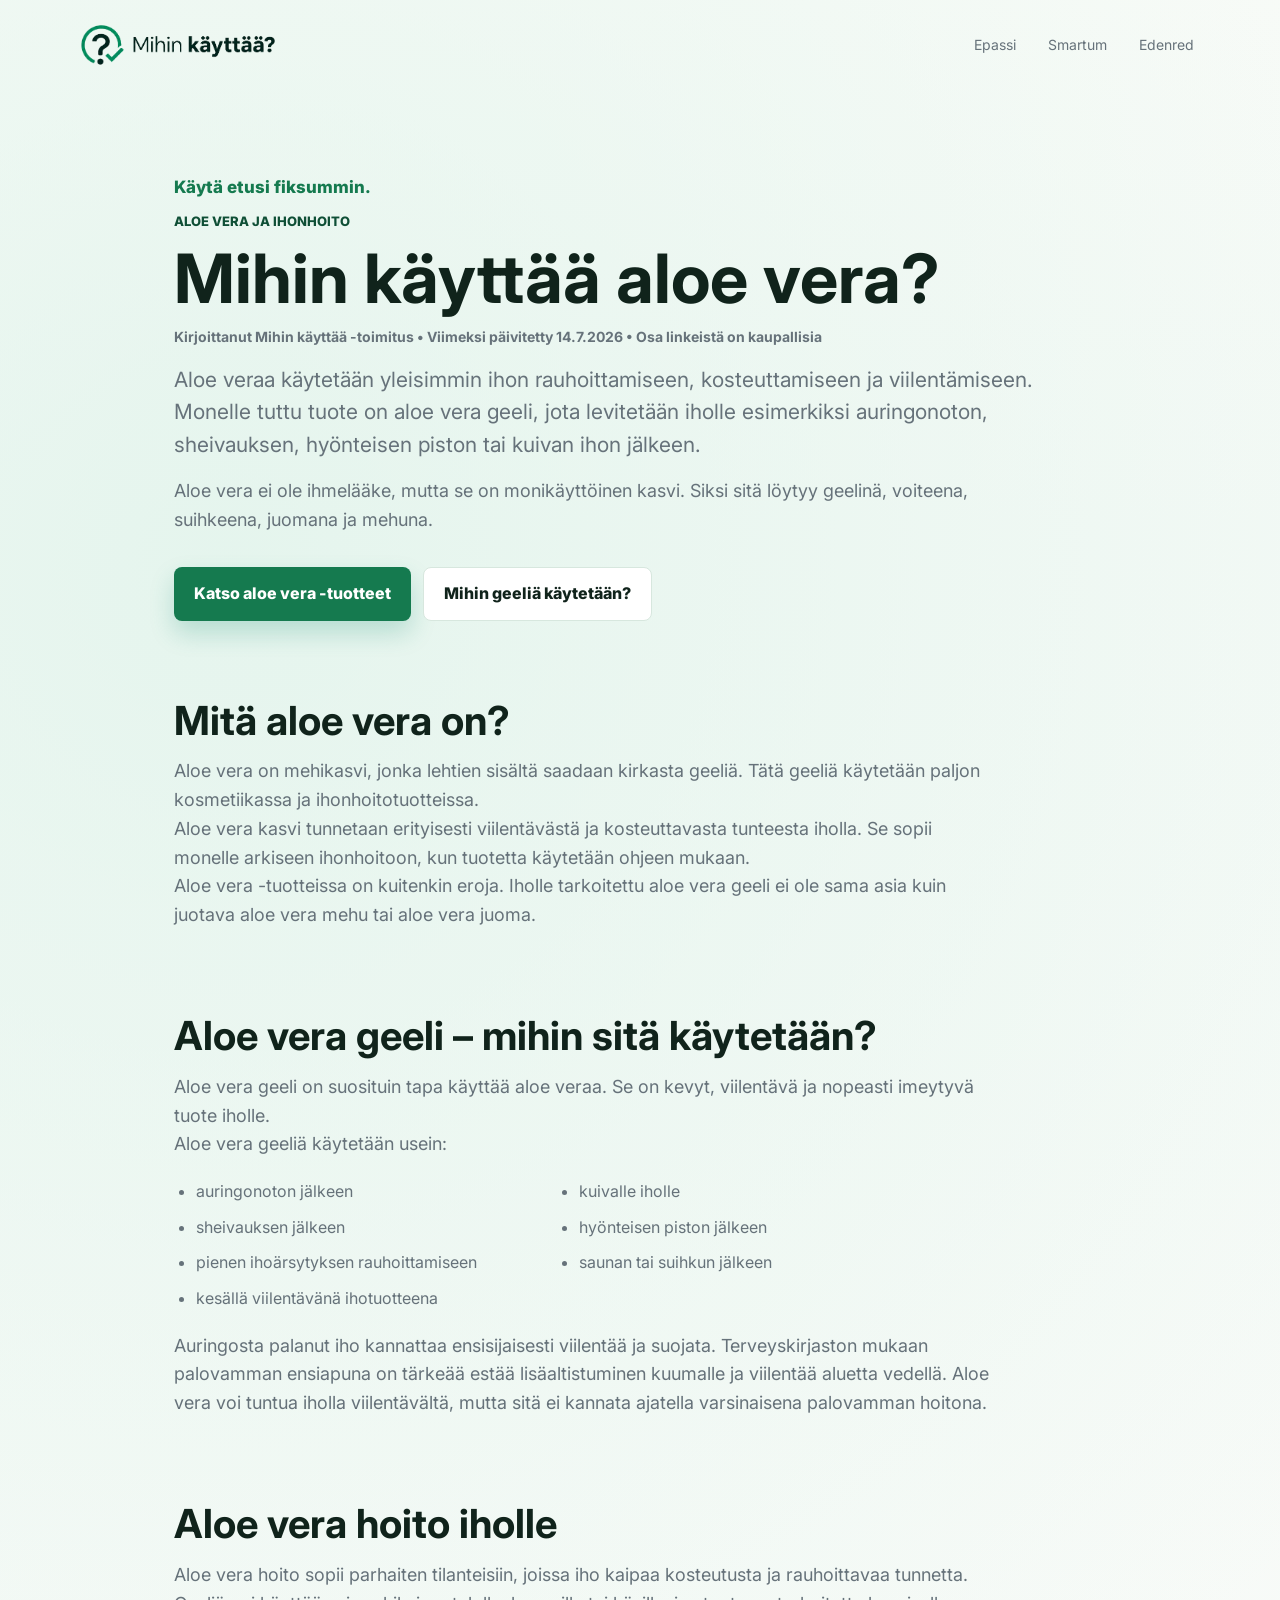
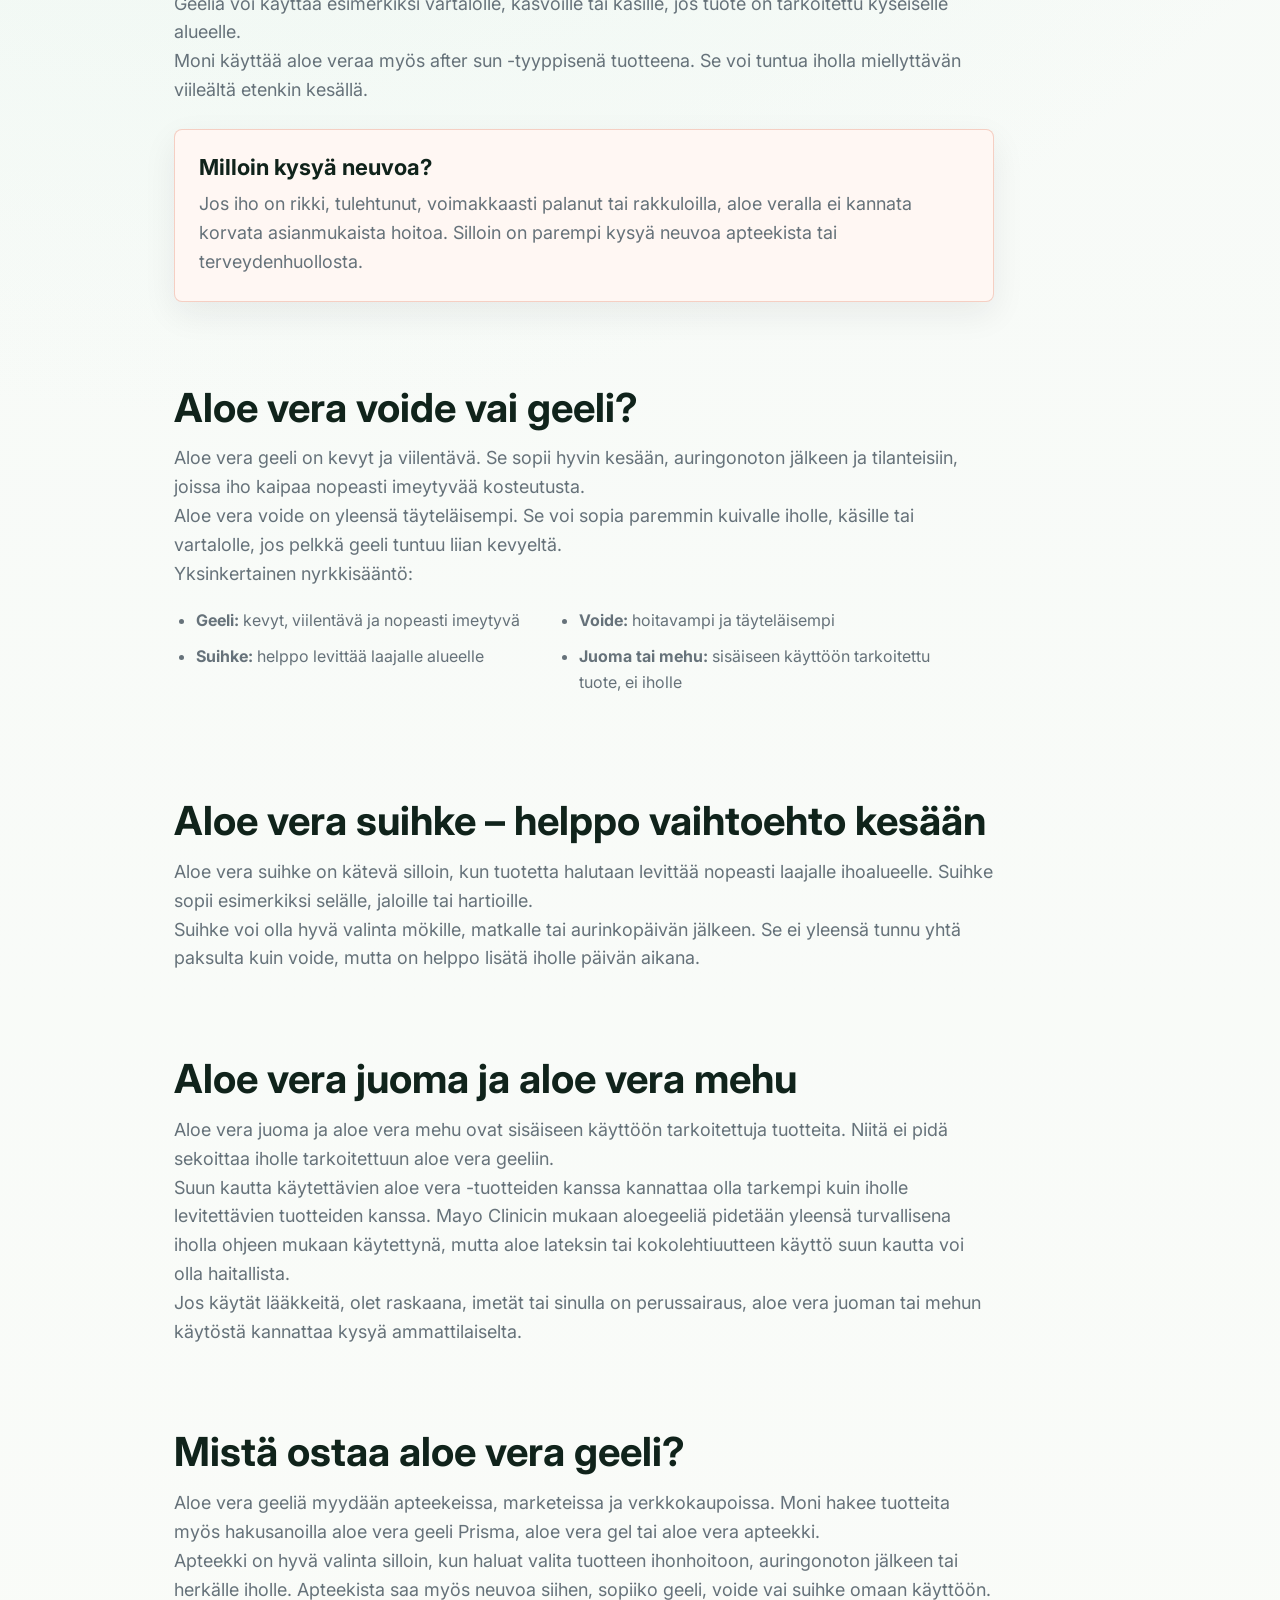
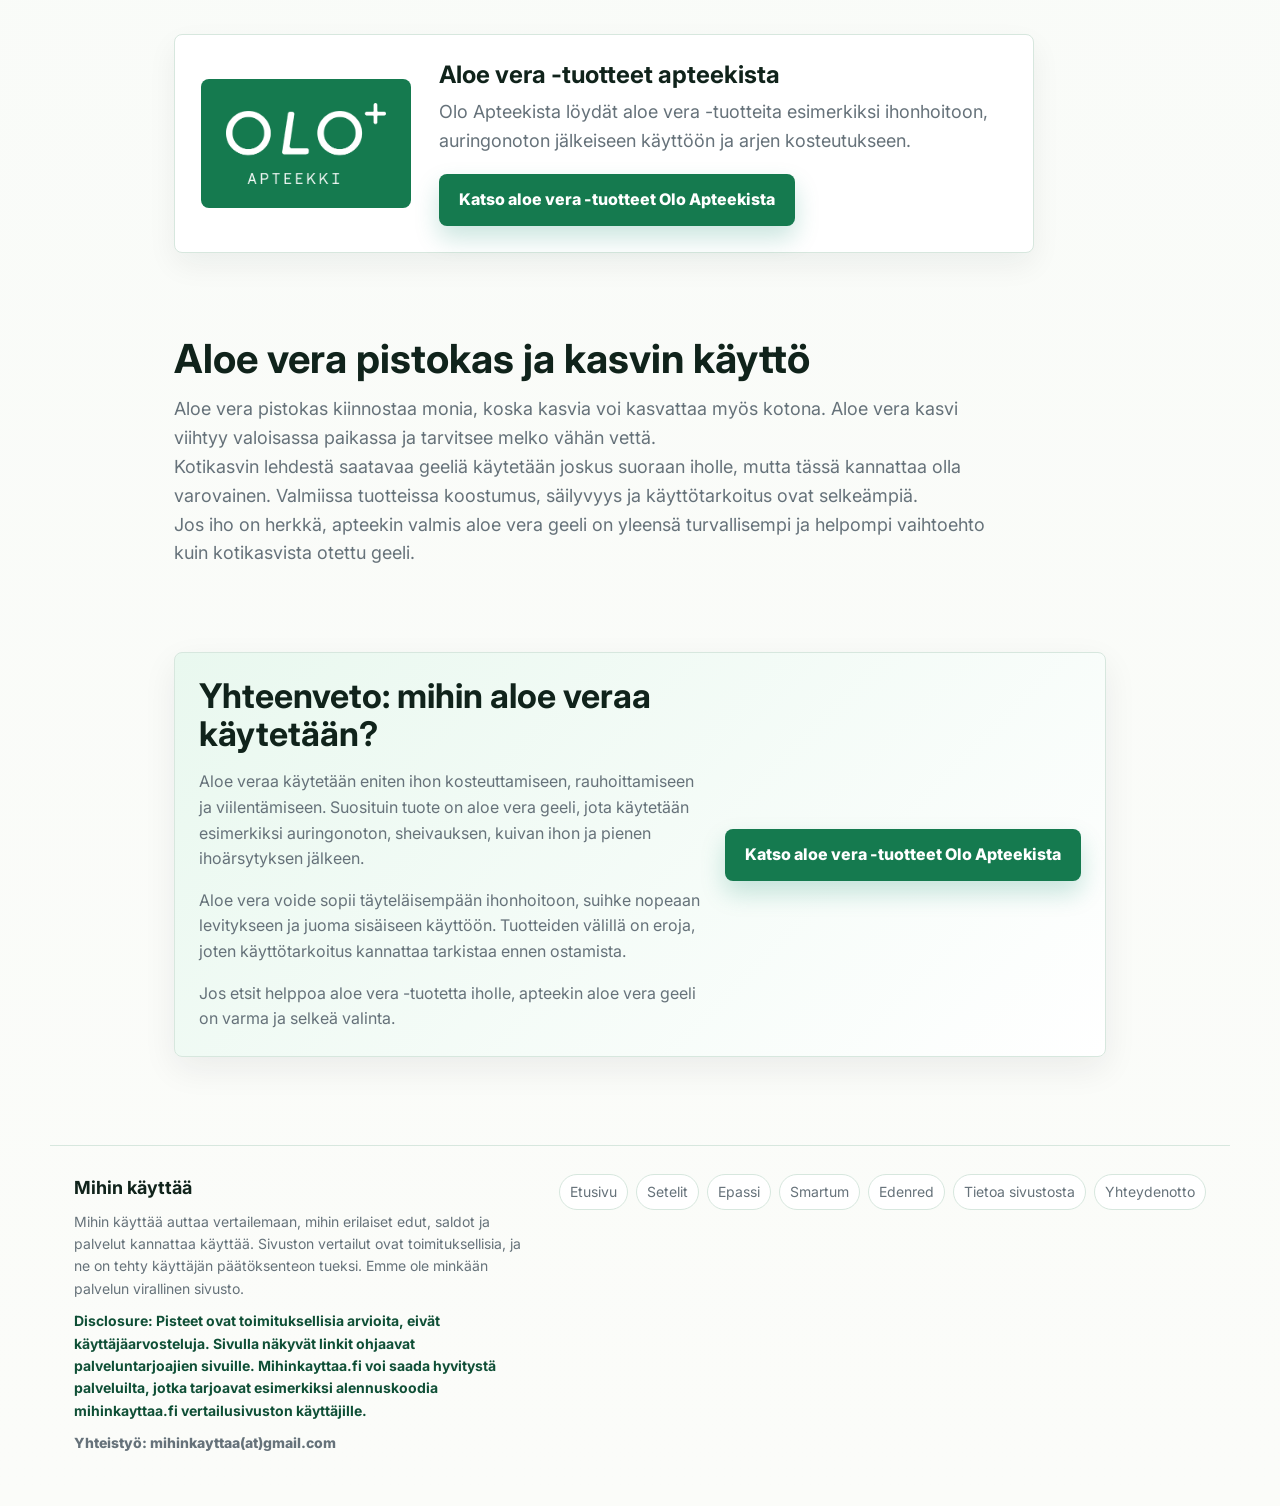
<file: aloe-vera/index.html>
<!doctype html>
<html lang="fi">
  <head>
    <meta charset="utf-8">
    <meta name="viewport" content="width=device-width, initial-scale=1">
    <title>Mihin käyttää aloe vera? Geeli, iho ja parhaat käyttötavat 2026</title>
    <meta name="description" content="Mihin käyttää aloe vera ja aloe vera geeli? Katso parhaat käyttötavat iholle, auringonoton jälkeen, kuivalle iholle, sheivauksen jälkeen ja arjen ihonhoitoon.">
    <link rel="canonical" href="https://mihinkayttaa.fi/aloe-vera/">
    <link rel="stylesheet" href="/styles.css?v=aloe-vera-20260714">
    <link rel="icon" type="image/png" href="/assets/brand/favicon-512.png">
    <link rel="apple-touch-icon" href="/assets/brand/favicon-512.png">
    <meta property="og:title" content="Mihin käyttää aloe vera? Geeli, iho ja parhaat käyttötavat 2026">
    <meta property="og:description" content="Selkeä opas aloe veran ja aloe vera geelin käyttötapoihin iholla, auringonoton jälkeen, kuivalle iholle ja arjen ihonhoitoon.">
    <meta property="og:type" content="article">
    <meta property="og:url" content="https://mihinkayttaa.fi/aloe-vera/">
    <meta property="og:image" content="https://mihinkayttaa.fi/assets/brand/paalogo-cropped.png?v=1dbc981">
    <meta name="twitter:card" content="summary_large_image">
    <meta name="twitter:image" content="https://mihinkayttaa.fi/assets/brand/paalogo-cropped.png?v=1dbc981">
    <script type="application/ld+json">
      {
        "@context": "https://schema.org",
        "@type": "Article",
        "headline": "Mihin käyttää aloe vera?",
        "description": "Opas aloe veran ja aloe vera geelin käyttötapoihin iholla, auringonoton jälkeen, kuivalle iholle, sheivauksen jälkeen ja arjen ihonhoitoon.",
        "mainEntityOfPage": "https://mihinkayttaa.fi/aloe-vera/",
        "inLanguage": "fi",
        "datePublished": "2026-07-14",
        "dateModified": "2026-07-14",
        "author": {
          "@type": "Organization",
          "name": "Mihin käyttää -toimitus",
          "url": "https://mihinkayttaa.fi/tietoa/"
        },
        "publisher": {
          "@type": "Organization",
          "name": "Mihin käyttää",
          "url": "https://mihinkayttaa.fi/",
          "logo": {
            "@type": "ImageObject",
            "url": "https://mihinkayttaa.fi/assets/brand/paalogo-cropped.png?v=1dbc981"
          }
        }
      }
    </script>
    <script type="application/ld+json">
      {
        "@context": "https://schema.org",
        "@type": "BreadcrumbList",
        "itemListElement": [
          {
            "@type": "ListItem",
            "position": 1,
            "name": "Etusivu",
            "item": "https://mihinkayttaa.fi/"
          },
          {
            "@type": "ListItem",
            "position": 2,
            "name": "Mihin käyttää aloe vera?",
            "item": "https://mihinkayttaa.fi/aloe-vera/"
          }
        ]
      }
    </script>
  </head>
  <body>
    <header class="site-header">
      <a class="brand" href="/" aria-label="Mihin käyttää etusivu">
        <img class="brand-logo" src="/assets/brand/vaaka-logo-cropped.png?v=1dbc981" alt="Mihin käyttää?">
      </a>
      <nav aria-label="Päävalikko">
        <a href="/epassi/">Epassi</a>
        <a href="/smartum/">Smartum</a>
        <a href="/edenred/">Edenred</a>
      </nav>
    </header>

    <main>
      <article class="article editorial-article">
        <header class="article-header editorial-header">
          <p class="brand-slogan">Käytä etusi fiksummin.</p>
          <p class="eyebrow">Aloe vera ja ihonhoito</p>
          <h1>Mihin käyttää aloe vera?</h1>
          <p class="article-meta">Kirjoittanut Mihin käyttää -toimitus • Viimeksi päivitetty 14.7.2026 • Osa linkeistä on kaupallisia</p>
          <p class="lead">Aloe veraa käytetään yleisimmin ihon rauhoittamiseen, kosteuttamiseen ja viilentämiseen. Monelle tuttu tuote on aloe vera geeli, jota levitetään iholle esimerkiksi auringonoton, sheivauksen, hyönteisen piston tai kuivan ihon jälkeen.</p>
          <p>Aloe vera ei ole ihmelääke, mutta se on monikäyttöinen kasvi. Siksi sitä löytyy geelinä, voiteena, suihkeena, juomana ja mehuna.</p>
          <div class="hero-actions">
            <a class="button primary" href="#mista-ostaa">Katso aloe vera -tuotteet</a>
            <a class="button secondary" href="#aloe-vera-geeli">Mihin geeliä käytetään?</a>
          </div>
        </header>

        <section class="content-section editorial-section">
          <h2>Mitä aloe vera on?</h2>
          <p>Aloe vera on mehikasvi, jonka lehtien sisältä saadaan kirkasta geeliä. Tätä geeliä käytetään paljon kosmetiikassa ja ihonhoitotuotteissa.</p>
          <p>Aloe vera kasvi tunnetaan erityisesti viilentävästä ja kosteuttavasta tunteesta iholla. Se sopii monelle arkiseen ihonhoitoon, kun tuotetta käytetään ohjeen mukaan.</p>
          <p>Aloe vera -tuotteissa on kuitenkin eroja. Iholle tarkoitettu aloe vera geeli ei ole sama asia kuin juotava aloe vera mehu tai aloe vera juoma.</p>
        </section>

        <section class="content-section editorial-section" id="aloe-vera-geeli">
          <h2>Aloe vera geeli – mihin sitä käytetään?</h2>
          <p>Aloe vera geeli on suosituin tapa käyttää aloe veraa. Se on kevyt, viilentävä ja nopeasti imeytyvä tuote iholle.</p>
          <p>Aloe vera geeliä käytetään usein:</p>
          <ul class="editorial-list">
            <li>auringonoton jälkeen</li>
            <li>kuivalle iholle</li>
            <li>sheivauksen jälkeen</li>
            <li>hyönteisen piston jälkeen</li>
            <li>pienen ihoärsytyksen rauhoittamiseen</li>
            <li>saunan tai suihkun jälkeen</li>
            <li>kesällä viilentävänä ihotuotteena</li>
          </ul>
          <p>Auringosta palanut iho kannattaa ensisijaisesti viilentää ja suojata. Terveyskirjaston mukaan palovamman ensiapuna on tärkeää estää lisäaltistuminen kuumalle ja viilentää aluetta vedellä. Aloe vera voi tuntua iholla viilentävältä, mutta sitä ei kannata ajatella varsinaisena palovamman hoitona.</p>
        </section>

        <section class="content-section editorial-section">
          <h2>Aloe vera hoito iholle</h2>
          <p>Aloe vera hoito sopii parhaiten tilanteisiin, joissa iho kaipaa kosteutusta ja rauhoittavaa tunnetta. Geeliä voi käyttää esimerkiksi vartalolle, kasvoille tai käsille, jos tuote on tarkoitettu kyseiselle alueelle.</p>
          <p>Moni käyttää aloe veraa myös after sun -tyyppisenä tuotteena. Se voi tuntua iholla miellyttävän viileältä etenkin kesällä.</p>
          <div class="warning-box editorial-warning">
            <h3>Milloin kysyä neuvoa?</h3>
            <p>Jos iho on rikki, tulehtunut, voimakkaasti palanut tai rakkuloilla, aloe veralla ei kannata korvata asianmukaista hoitoa. Silloin on parempi kysyä neuvoa apteekista tai terveydenhuollosta.</p>
          </div>
        </section>

        <section class="content-section editorial-section">
          <h2>Aloe vera voide vai geeli?</h2>
          <p>Aloe vera geeli on kevyt ja viilentävä. Se sopii hyvin kesään, auringonoton jälkeen ja tilanteisiin, joissa iho kaipaa nopeasti imeytyvää kosteutusta.</p>
          <p>Aloe vera voide on yleensä täyteläisempi. Se voi sopia paremmin kuivalle iholle, käsille tai vartalolle, jos pelkkä geeli tuntuu liian kevyeltä.</p>
          <p>Yksinkertainen nyrkkisääntö:</p>
          <ul class="editorial-list">
            <li><strong>Geeli:</strong> kevyt, viilentävä ja nopeasti imeytyvä</li>
            <li><strong>Voide:</strong> hoitavampi ja täyteläisempi</li>
            <li><strong>Suihke:</strong> helppo levittää laajalle alueelle</li>
            <li><strong>Juoma tai mehu:</strong> sisäiseen käyttöön tarkoitettu tuote, ei iholle</li>
          </ul>
        </section>

        <section class="content-section editorial-section">
          <h2>Aloe vera suihke – helppo vaihtoehto kesään</h2>
          <p>Aloe vera suihke on kätevä silloin, kun tuotetta halutaan levittää nopeasti laajalle ihoalueelle. Suihke sopii esimerkiksi selälle, jaloille tai hartioille.</p>
          <p>Suihke voi olla hyvä valinta mökille, matkalle tai aurinkopäivän jälkeen. Se ei yleensä tunnu yhtä paksulta kuin voide, mutta on helppo lisätä iholle päivän aikana.</p>
        </section>

        <section class="content-section editorial-section">
          <h2>Aloe vera juoma ja aloe vera mehu</h2>
          <p>Aloe vera juoma ja aloe vera mehu ovat sisäiseen käyttöön tarkoitettuja tuotteita. Niitä ei pidä sekoittaa iholle tarkoitettuun aloe vera geeliin.</p>
          <p>Suun kautta käytettävien aloe vera -tuotteiden kanssa kannattaa olla tarkempi kuin iholle levitettävien tuotteiden kanssa. Mayo Clinicin mukaan aloegeeliä pidetään yleensä turvallisena iholla ohjeen mukaan käytettynä, mutta aloe lateksin tai kokolehtiuutteen käyttö suun kautta voi olla haitallista.</p>
          <p>Jos käytät lääkkeitä, olet raskaana, imetät tai sinulla on perussairaus, aloe vera juoman tai mehun käytöstä kannattaa kysyä ammattilaiselta.</p>
        </section>

        <section class="content-section editorial-section" id="mista-ostaa">
          <h2>Mistä ostaa aloe vera geeli?</h2>
          <p>Aloe vera geeliä myydään apteekeissa, marketeissa ja verkkokaupoissa. Moni hakee tuotteita myös hakusanoilla aloe vera geeli Prisma, aloe vera gel tai aloe vera apteekki.</p>
          <p>Apteekki on hyvä valinta silloin, kun haluat valita tuotteen ihonhoitoon, auringonoton jälkeen tai herkälle iholle. Apteekista saa myös neuvoa siihen, sopiiko geeli, voide vai suihke omaan käyttöön.</p>

          <aside class="partner-promo">
            <div class="partner-promo-logo">
              <img src="/assets/logos/olo-apteekki.webp" alt="Olo Apteekki">
            </div>
            <div>
              <h3>Aloe vera -tuotteet apteekista</h3>
              <p>Olo Apteekista löydät aloe vera -tuotteita esimerkiksi ihonhoitoon, auringonoton jälkeiseen käyttöön ja arjen kosteutukseen.</p>
              <a class="button primary" href="https://at.oloapteekki.fi/t/t?a=1665046584&amp;as=2089384816&amp;t=2&amp;tk=1" target="_blank" rel="sponsored noopener">Katso aloe vera -tuotteet Olo Apteekista</a>
            </div>
          </aside>
        </section>

        <section class="content-section editorial-section">
          <h2>Aloe vera pistokas ja kasvin käyttö</h2>
          <p>Aloe vera pistokas kiinnostaa monia, koska kasvia voi kasvattaa myös kotona. Aloe vera kasvi viihtyy valoisassa paikassa ja tarvitsee melko vähän vettä.</p>
          <p>Kotikasvin lehdestä saatavaa geeliä käytetään joskus suoraan iholle, mutta tässä kannattaa olla varovainen. Valmiissa tuotteissa koostumus, säilyvyys ja käyttötarkoitus ovat selkeämpiä.</p>
          <p>Jos iho on herkkä, apteekin valmis aloe vera geeli on yleensä turvallisempi ja helpompi vaihtoehto kuin kotikasvista otettu geeli.</p>
        </section>

        <section class="cta-panel editorial-cta">
          <div>
            <h2>Yhteenveto: mihin aloe veraa käytetään?</h2>
            <p>Aloe veraa käytetään eniten ihon kosteuttamiseen, rauhoittamiseen ja viilentämiseen. Suosituin tuote on aloe vera geeli, jota käytetään esimerkiksi auringonoton, sheivauksen, kuivan ihon ja pienen ihoärsytyksen jälkeen.</p>
            <p>Aloe vera voide sopii täyteläisempään ihonhoitoon, suihke nopeaan levitykseen ja juoma sisäiseen käyttöön. Tuotteiden välillä on eroja, joten käyttötarkoitus kannattaa tarkistaa ennen ostamista.</p>
            <p>Jos etsit helppoa aloe vera -tuotetta iholle, apteekin aloe vera geeli on varma ja selkeä valinta.</p>
          </div>
          <a class="button primary" href="https://at.oloapteekki.fi/t/t?a=1665046584&amp;as=2089384816&amp;t=2&amp;tk=1" target="_blank" rel="sponsored noopener">Katso aloe vera -tuotteet Olo Apteekista</a>
        </section>
      </article>
    </main>

    <footer class="site-footer">
      <div>
        <strong>Mihin käyttää</strong>
        <p>Mihin käyttää auttaa vertailemaan, mihin erilaiset edut, saldot ja palvelut kannattaa käyttää. Sivuston vertailut ovat toimituksellisia, ja ne on tehty käyttäjän päätöksenteon tueksi. Emme ole minkään palvelun virallinen sivusto.</p>
        <p class="commercial-disclosure">Disclosure: Pisteet ovat toimituksellisia arvioita, eivät käyttäjäarvosteluja. Sivulla näkyvät linkit ohjaavat palveluntarjoajien sivuille. Mihinkayttaa.fi voi saada hyvitystä palveluilta, jotka tarjoavat esimerkiksi alennuskoodia mihinkayttaa.fi vertailusivuston käyttäjille.</p>
        <p class="footer-contact">Yhteistyö: mihinkayttaa(at)gmail.com</p>
      </div>
      <nav class="footer-links" aria-label="Footer linkit">
        <a href="/">Etusivu</a>
        <a href="/liikunta-ja-kulttuuriseteli/">Setelit</a>
        <a href="/epassi/">Epassi</a>
        <a href="/smartum/">Smartum</a>
        <a href="/edenred/">Edenred</a>
        <a href="/tietoa/">Tietoa sivustosta</a>
        <a href="/tietoa/#yhteydenotto">Yhteydenotto</a>
      </nav>
    </footer>
  </body>
</html>
</file>
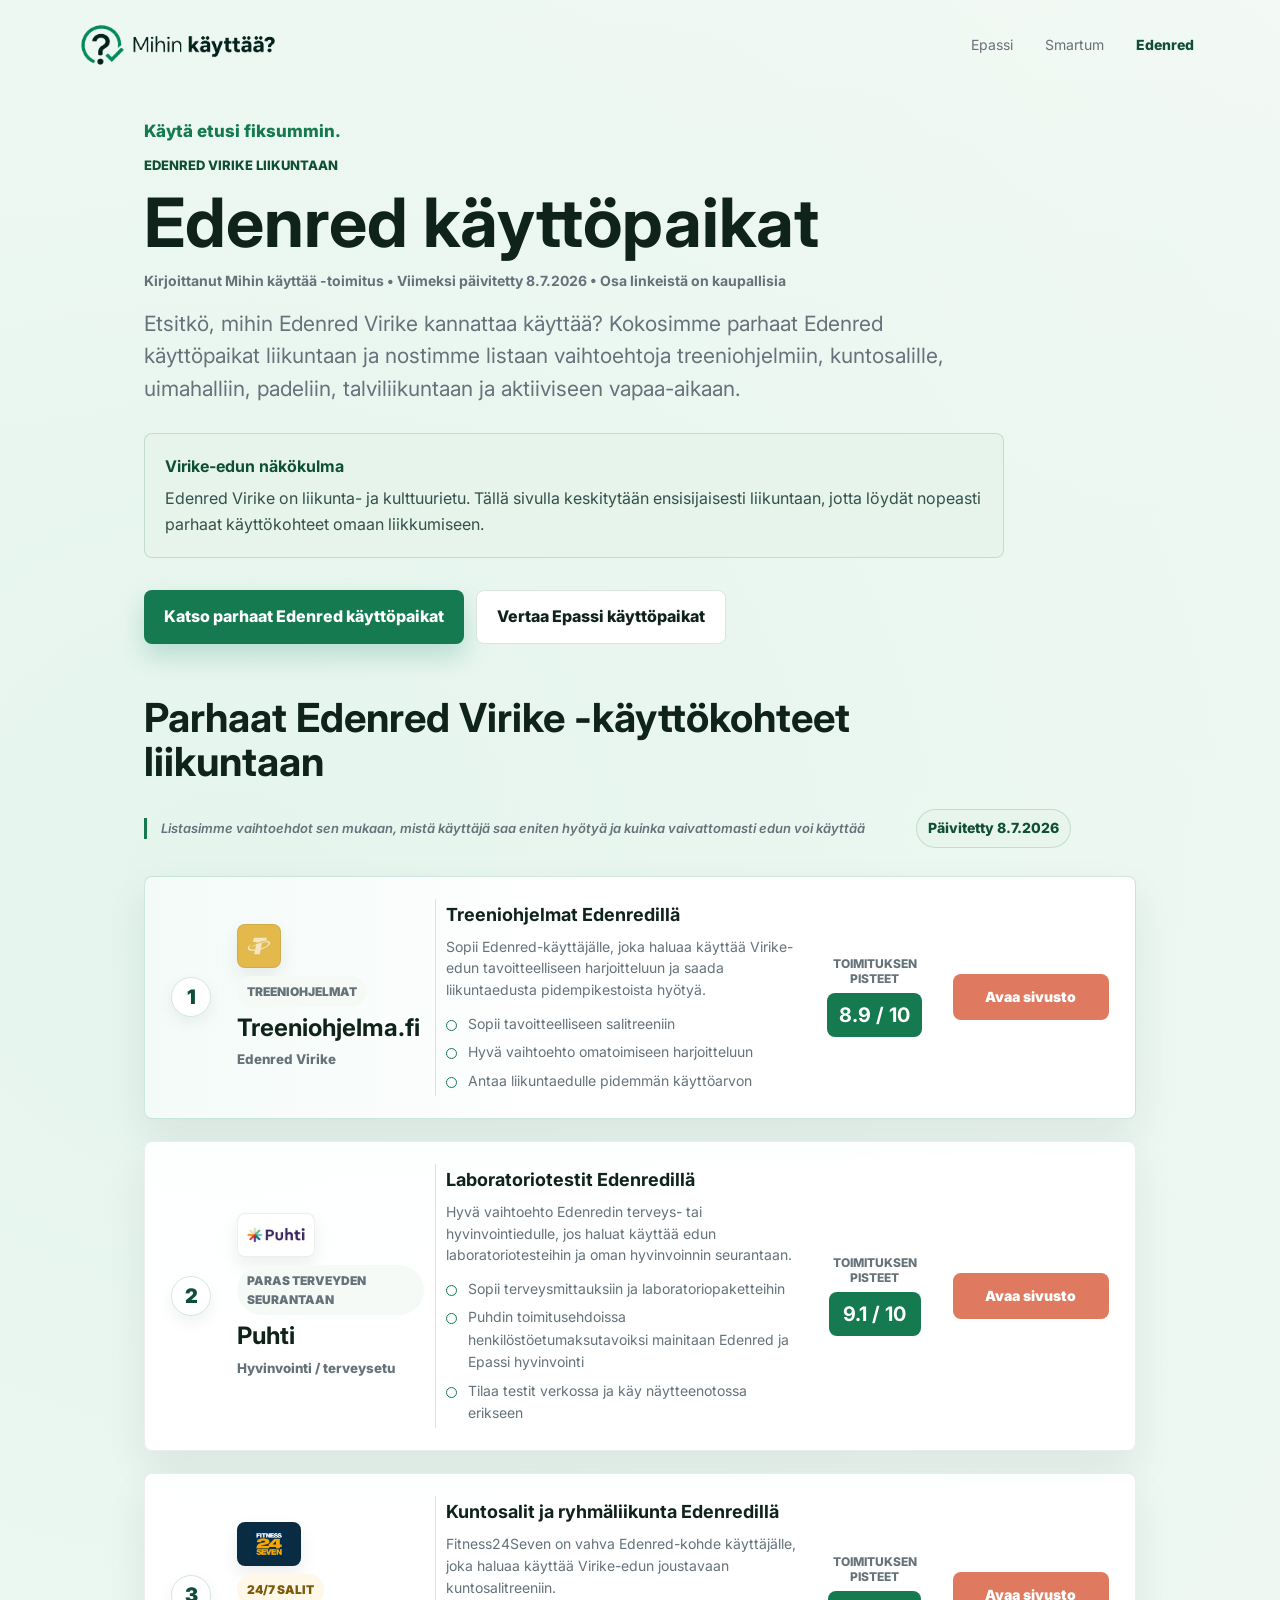
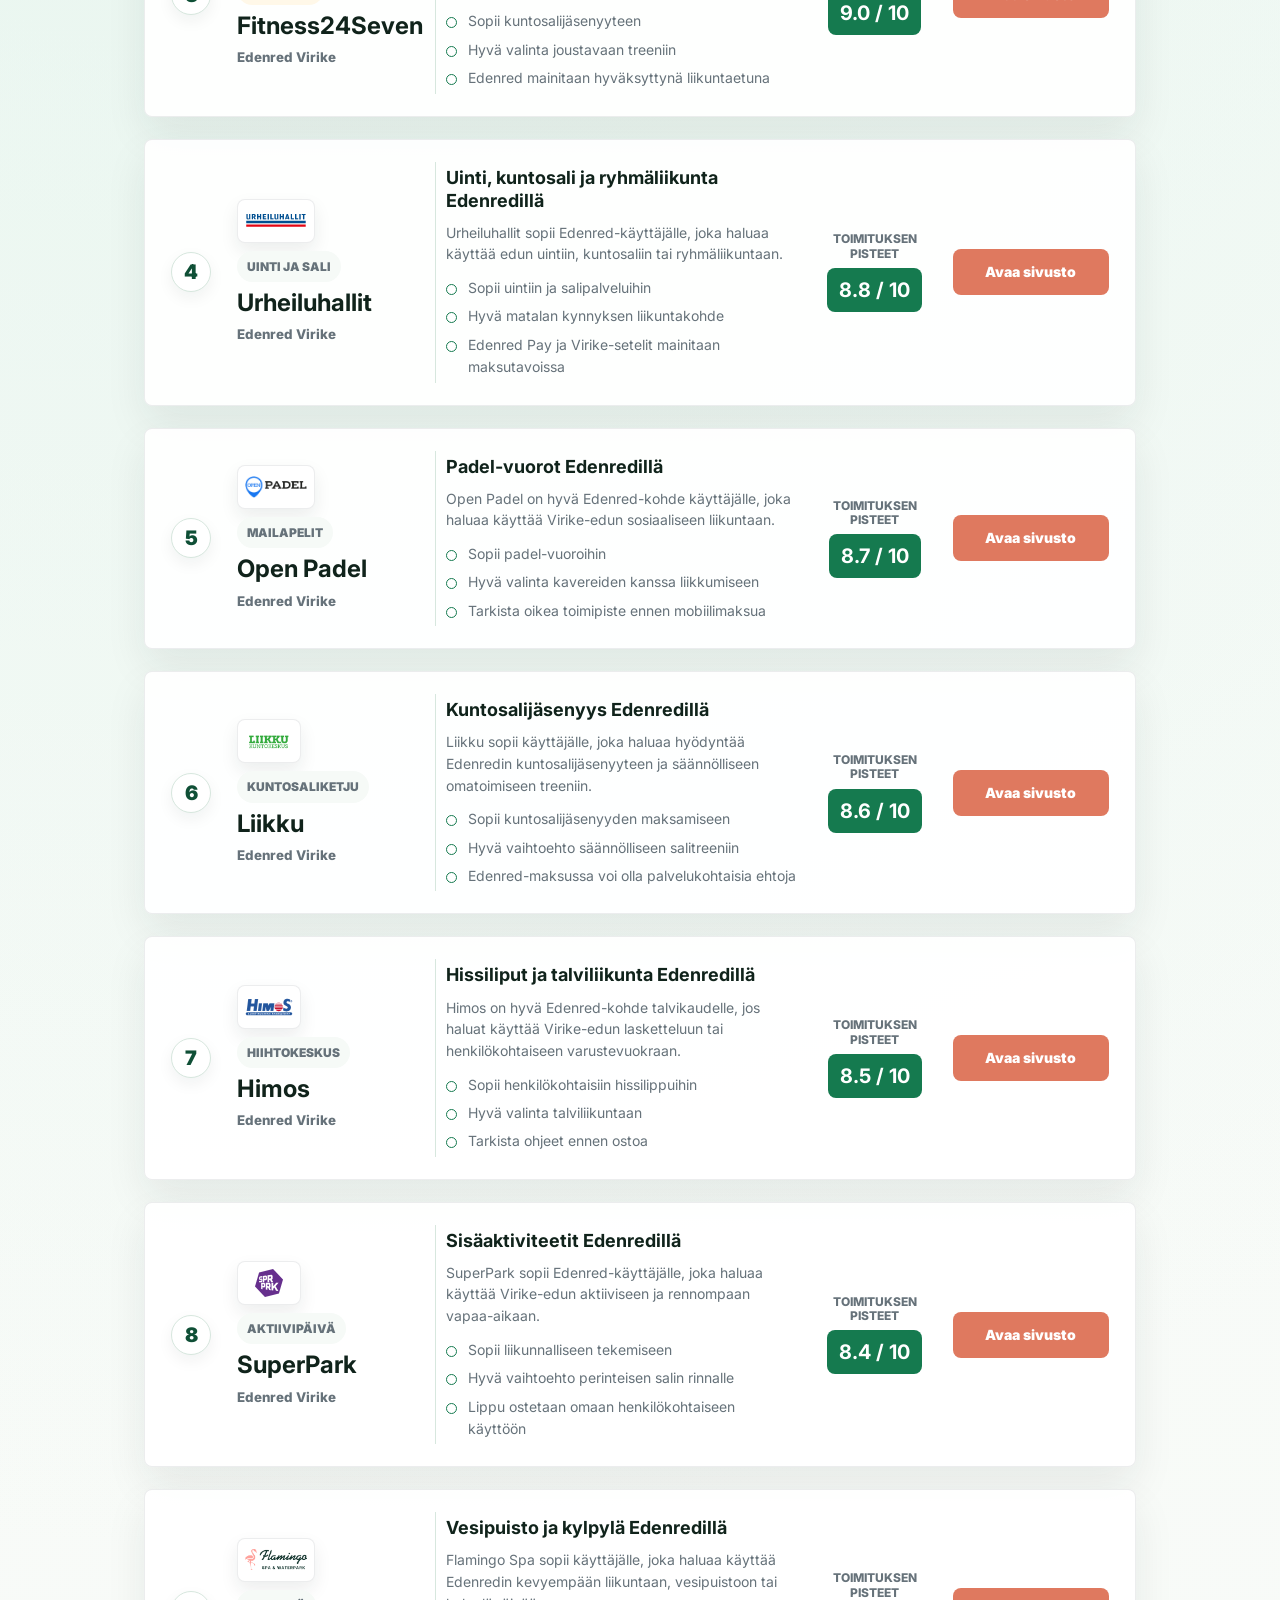
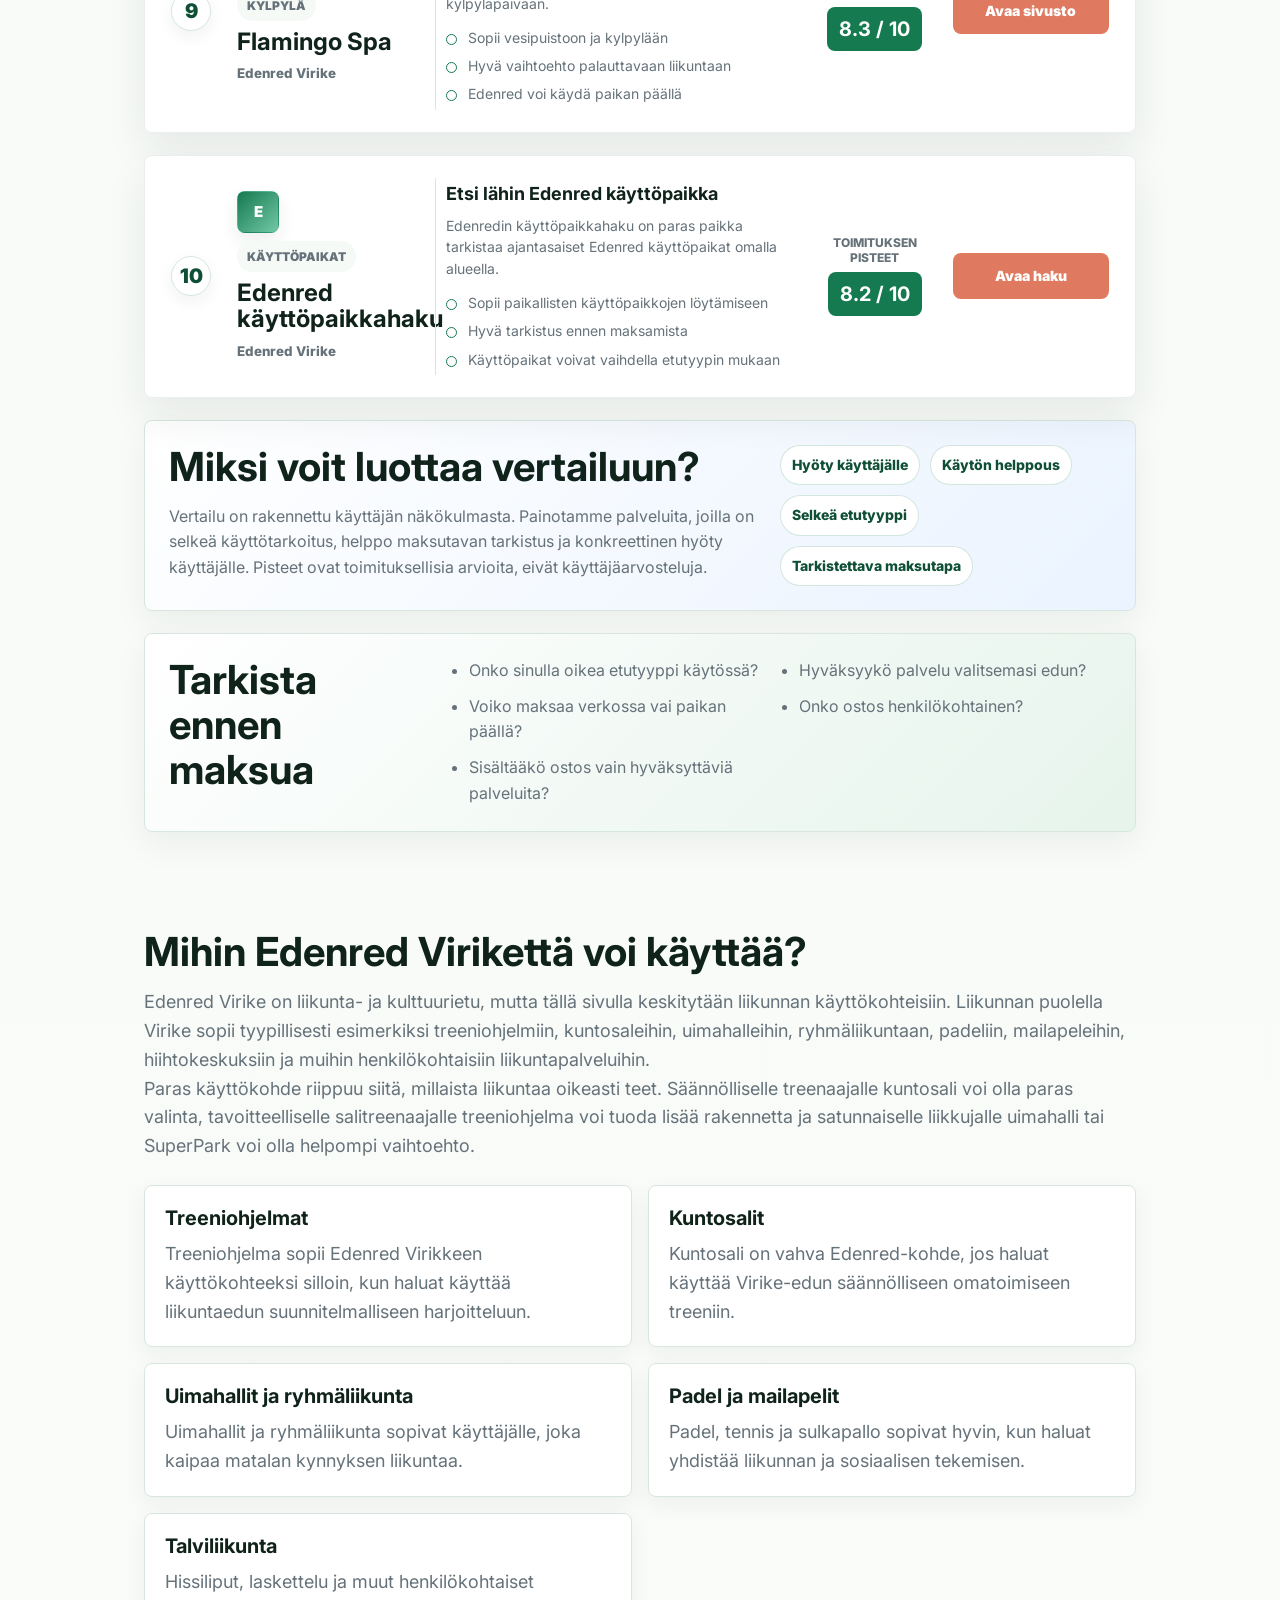
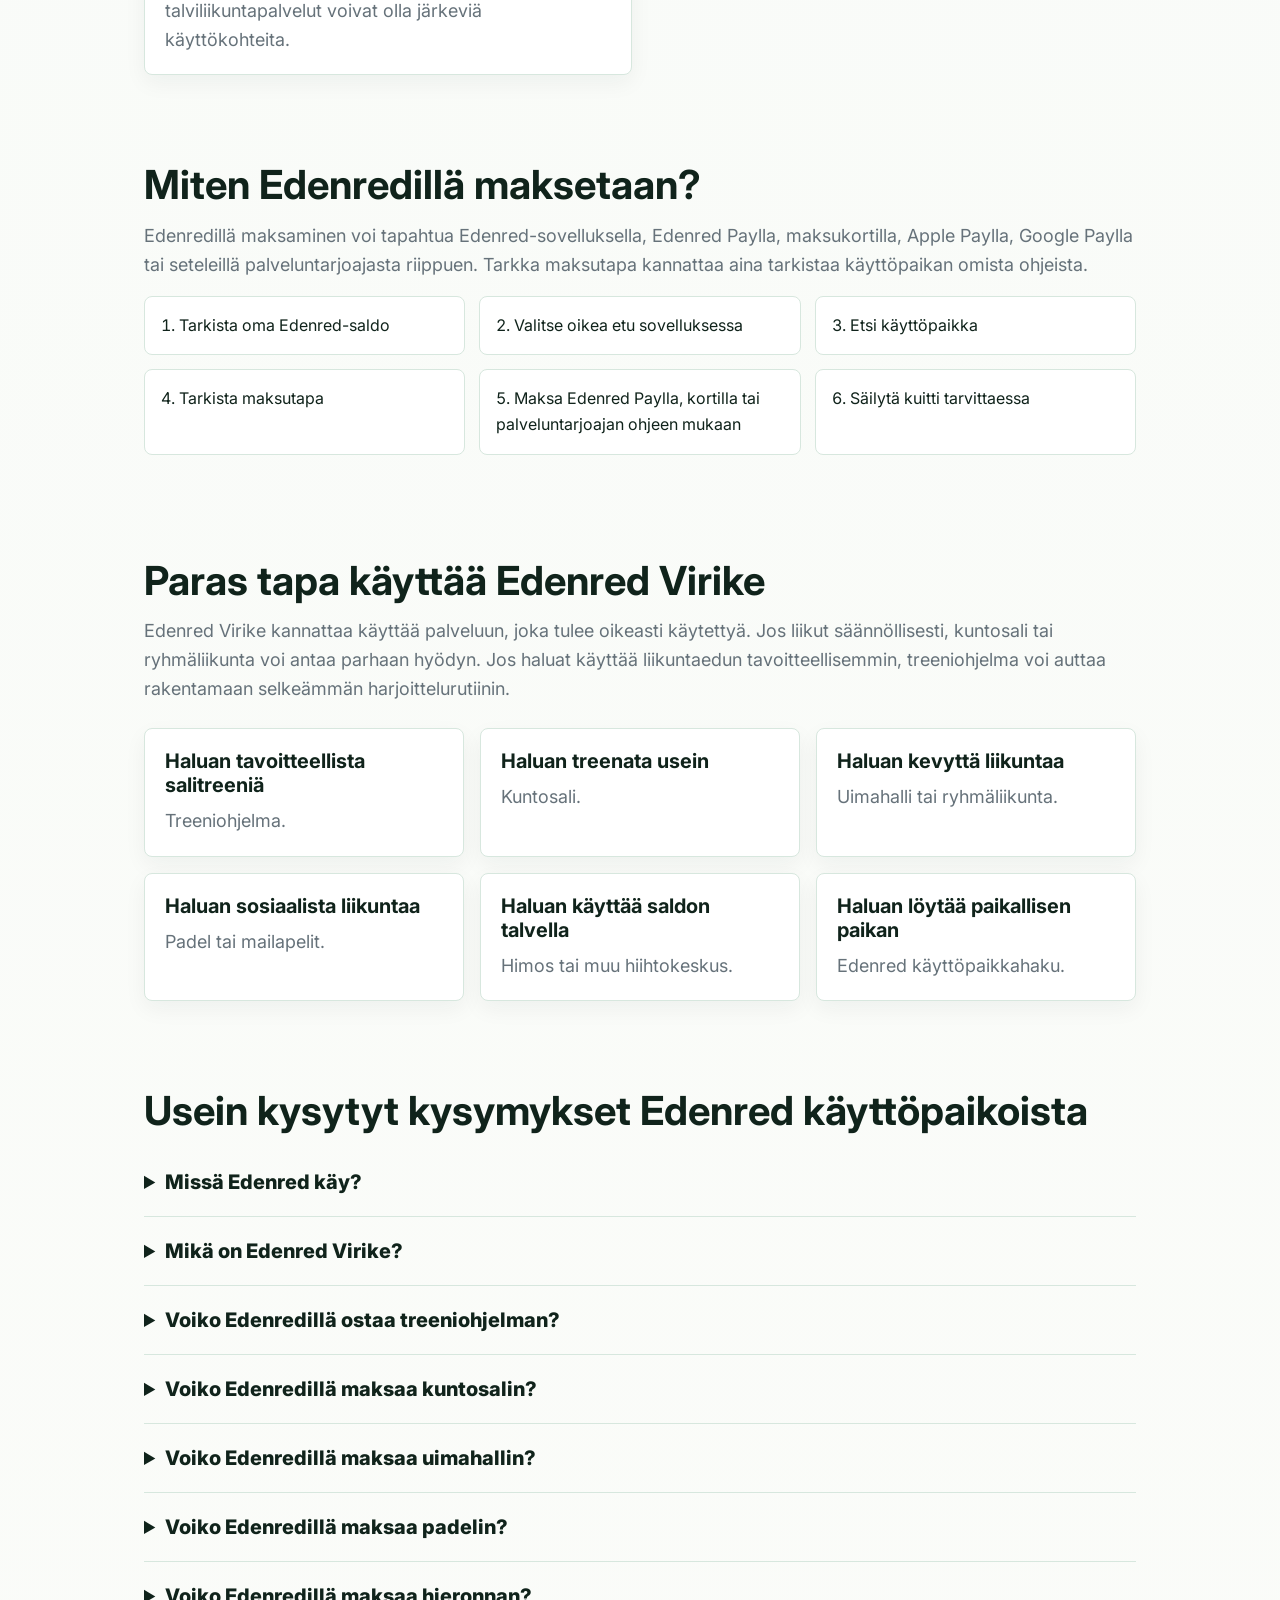
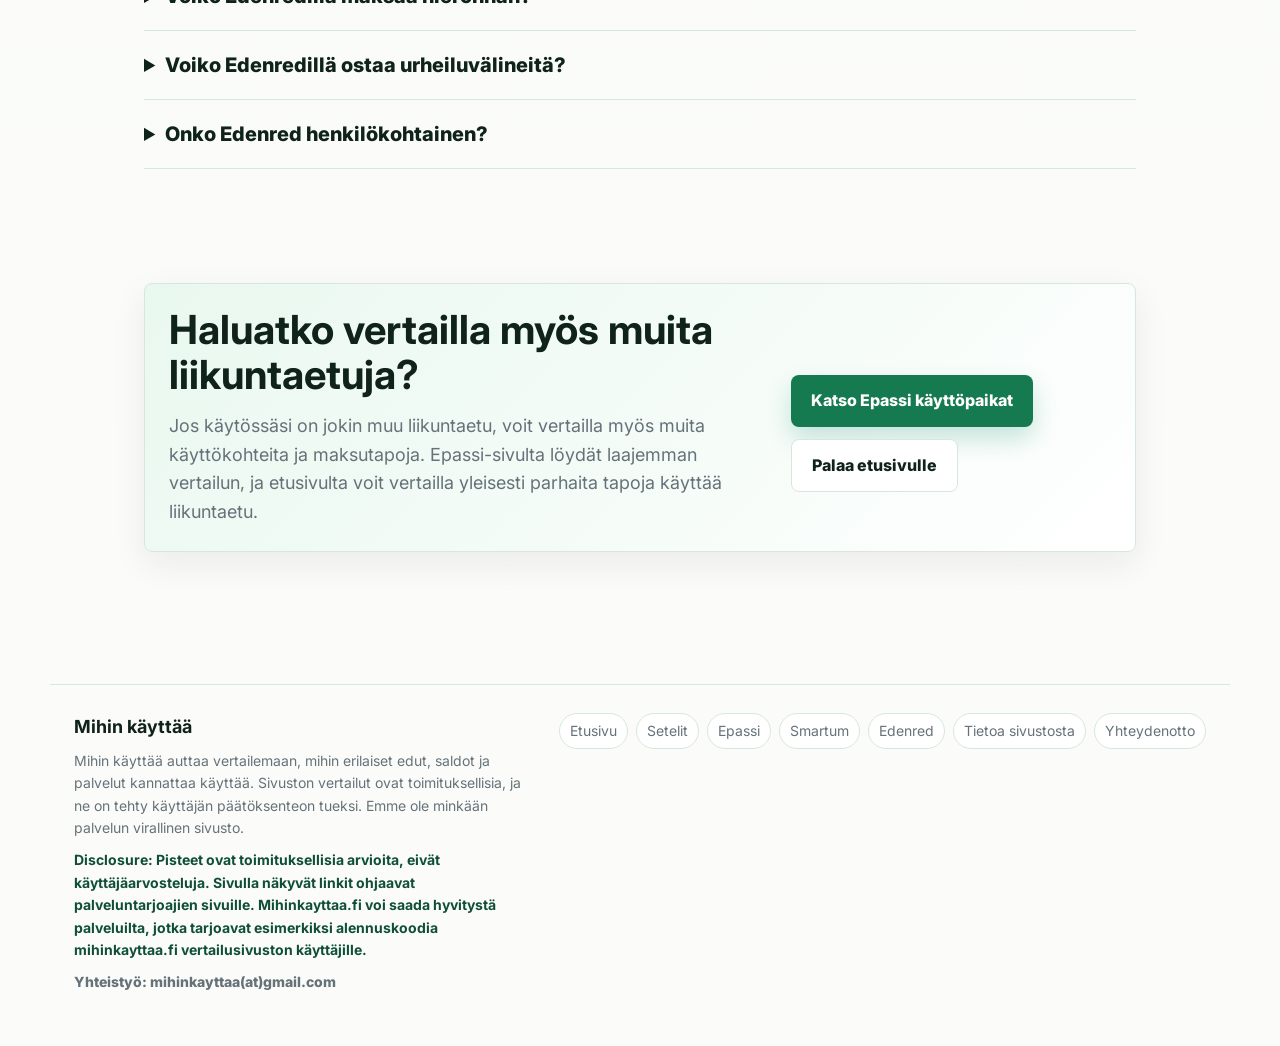
<file: edenred/index.html>
<!doctype html>
<html lang="fi">
  <head>
    <meta charset="utf-8">
    <meta name="viewport" content="width=device-width, initial-scale=1">
    <title>Edenred käyttöpaikat: parhaat Virike-edun käyttökohteet</title>
    <meta name="description" content="Katso parhaat Edenred käyttöpaikat liikuntaan. Vertaa treeniohjelmia, kuntosaleja, uimahalleja, padelia, hiihtokeskuksia ja muita Edenred Virike -kohteita.">
    <link rel="canonical" href="https://mihinkayttaa.fi/edenred/">
    <link rel="stylesheet" href="/styles.css?v=article-meta-20260708">
    <link rel="icon" type="image/png" href="/assets/brand/favicon-512.png">
    <link rel="apple-touch-icon" href="/assets/brand/favicon-512.png">
    <meta property="og:title" content="Edenred käyttöpaikat">
    <meta property="og:description" content="Parhaat Edenred Virike -käyttökohteet liikuntaan: kuntosalit, treeniohjelmat, uimahallit, padel ja talviliikunta.">
    <meta property="og:type" content="article">
    <meta property="og:url" content="https://mihinkayttaa.fi/edenred/">
    <meta property="og:image" content="https://mihinkayttaa.fi/assets/brand/paalogo-cropped.png?v=1dbc981">
    <meta name="twitter:card" content="summary_large_image">
    <meta name="twitter:image" content="https://mihinkayttaa.fi/assets/brand/paalogo-cropped.png?v=1dbc981">
    <script type="application/ld+json">
      {
        "@context": "https://schema.org",
        "@type": "ItemList",
        "name": "Edenred käyttöpaikat liikuntaan",
        "itemListElement": [
          { "@type": "ListItem", "position": 1, "name": "Treeniohjelma.fi", "url": "https://treeniohjelma.fi/" },
          { "@type": "ListItem", "position": 2, "name": "Puhti", "url": "https://at.puhti.fi/t/t?a=1299881114&as=2089384816&t=2&tk=1" },
          { "@type": "ListItem", "position": 3, "name": "Fitness24Seven", "url": "https://fi.fitness24seven.com/jasenyys/liikuntaedut/" },
          { "@type": "ListItem", "position": 4, "name": "Urheiluhallit", "url": "https://www.urheiluhallit.fi/hinnasto/maksuvaihtoehdot/" },
          { "@type": "ListItem", "position": 5, "name": "Open Padel", "url": "https://www.openpadel.fi/liikuntaedut" },
          { "@type": "ListItem", "position": 6, "name": "Liikku", "url": "https://www.liikku.fi/kategoria/liikuntaedut/" },
          { "@type": "ListItem", "position": 7, "name": "Himos", "url": "https://himos.fi/liikuntaeduilla-maksaminen/" },
          { "@type": "ListItem", "position": 8, "name": "SuperPark", "url": "https://superpark.fi/faq-superpark-vantaa/" },
          { "@type": "ListItem", "position": 9, "name": "Flamingo Spa", "url": "https://www.flamingospa.fi/info/usein-kysyttya/" },
          { "@type": "ListItem", "position": 10, "name": "Edenred käyttöpaikkahaku", "url": "https://edenred.fi/fi/kayttopaikkahaku" }
        ]
      }
    </script>
    <script type="application/ld+json">
      {
        "@context": "https://schema.org",
        "@type": "Article",
        "headline": "Edenred käyttöpaikat: parhaat Virike-edun käyttökohteet",
        "description": "Kevyt vertailu Edenred Virike -edun liikuntakohteisiin ja maksamiseen.",
        "mainEntityOfPage": "https://mihinkayttaa.fi/edenred/",
        "inLanguage": "fi",
        "datePublished": "2026-07-02",
        "dateModified": "2026-07-08",
        "author": {
          "@type": "Organization",
          "name": "Mihin käyttää -toimitus",
          "url": "https://mihinkayttaa.fi/tietoa/"
        },
        "publisher": { "@type": "Organization", "name": "MihinKayttaa.fi" }
      }
    </script>
    <script type="application/ld+json">
      {
        "@context": "https://schema.org",
        "@type": "FAQPage",
        "mainEntity": [
          { "@type": "Question", "name": "Missä Edenred käy?", "acceptedAnswer": { "@type": "Answer", "text": "Edenred käy käyttöpaikoissa, jotka hyväksyvät Edenredin maksutapana ja kuuluvat käytössä olevaan etuusi. Ajantasaiset käyttöpaikat kannattaa tarkistaa Edenredin käyttöpaikkahausta." } },
          { "@type": "Question", "name": "Mikä on Edenred Virike?", "acceptedAnswer": { "@type": "Answer", "text": "Edenred Virike on liikunta- ja kulttuurietu. Sillä voi maksaa hyväksyttyjä liikunta- ja kulttuuripalveluita, jos työnantajasi on tarjonnut Virike-edun käyttöösi." } },
          { "@type": "Question", "name": "Voiko Edenredillä ostaa treeniohjelman?", "acceptedAnswer": { "@type": "Answer", "text": "Kyllä, jos palvelu hyväksyy Edenredin ja tuote kuuluu Virike-edun liikuntakäyttöön. Treeniohjelma voi olla hyvä vaihtoehto, jos haluat käyttää edun tavoitteelliseen harjoitteluun." } },
          { "@type": "Question", "name": "Voiko Edenredillä maksaa padelin?", "acceptedAnswer": { "@type": "Answer", "text": "Kyllä, monet padelhallit hyväksyvät Edenredin. Tarkista hallilta, miten maksu tehdään ja miten toimitaan, jos vuorolla on useampi pelaaja." } }
        ]
      }
    </script>
  </head>
  <body>
    <header class="site-header">
      <a class="brand" href="/" aria-label="MihinKayttaa.fi etusivu">
        <img class="brand-logo" src="/assets/brand/vaaka-logo-cropped.png?v=1dbc981" alt="Mihin käyttää?">
      </a>
      <nav aria-label="Päävalikko">
        <a href="/epassi/">Epassi</a>
        <a href="/smartum/">Smartum</a>
        <a aria-current="page" href="/edenred/">Edenred</a>
      </nav>
    </header>

    <main>
      <article class="article hub-article">
        <header class="article-header hub-header">
          <p class="brand-slogan">Käytä etusi fiksummin.</p>
          <p class="eyebrow">Edenred Virike liikuntaan</p>
          <h1>Edenred käyttöpaikat</h1>
          <p class="article-meta">Kirjoittanut Mihin käyttää -toimitus • Viimeksi päivitetty 8.7.2026 • Osa linkeistä on kaupallisia</p>
          <p class="lead">Etsitkö, mihin Edenred Virike kannattaa käyttää? Kokosimme parhaat Edenred käyttöpaikat liikuntaan ja nostimme listaan vaihtoehtoja treeniohjelmiin, kuntosalille, uimahalliin, padeliin, talviliikuntaan ja aktiiviseen vapaa-aikaan.</p>
          <div class="answer-box">
            <strong>Virike-edun näkökulma</strong>
            <span>Edenred Virike on liikunta- ja kulttuurietu. Tällä sivulla keskitytään ensisijaisesti liikuntaan, jotta löydät nopeasti parhaat käyttökohteet omaan liikkumiseen.</span>
          </div>
          <div class="hero-actions">
            <a class="button primary" href="#edenred-ranking">Katso parhaat Edenred käyttöpaikat</a>
            <a class="button secondary" href="/epassi/">Vertaa Epassi käyttöpaikat</a>
          </div>
        </header>

        <section class="ranking-section hub-ranking" id="edenred-ranking" aria-labelledby="edenred-ranking-title">
          <div class="section-heading stacked-heading">
            <h2 id="edenred-ranking-title">Parhaat Edenred Virike -käyttökohteet liikuntaan</h2>
          </div>


          <div class="ranking-trust-row" aria-label="Vertailun perusteet">
            <span>Listasimme vaihtoehdot sen mukaan, mistä käyttäjä saa eniten hyötyä ja kuinka vaivattomasti edun voi käyttää</span>
            <span>Päivitetty 8.7.2026</span>
          </div>

          <ol class="ranked-list">
            <li class="ranked-item featured">
              <div class="rank-number">1</div>
              <div class="rank-brand">
                <span class="rank-icon rank-logo icon-treeniohjelma" aria-hidden="true"><img src="/assets/logos/treeniohjelma.svg" alt=""></span>
                <span class="rank-badge muted">Treeniohjelmat</span>
                <strong>Treeniohjelma.fi</strong>
                <small>Edenred Virike</small>
              </div>
              <div class="rank-details">
                <h3>Treeniohjelmat Edenredillä</h3>
                <p>Sopii Edenred-käyttäjälle, joka haluaa käyttää Virike-edun tavoitteelliseen harjoitteluun ja saada liikuntaedusta pidempikestoista hyötyä.</p>
                <ul>
                  <li>Sopii tavoitteelliseen salitreeniin</li>
                  <li>Hyvä vaihtoehto omatoimiseen harjoitteluun</li>
                  <li>Antaa liikuntaedulle pidemmän käyttöarvon</li>
                </ul>
              </div>
              <div class="rank-score" aria-label="Toimituksen pisteet 8.9 / 10">
              <span>Toimituksen pisteet</span>
              <strong>8.9 / 10</strong>
            </div>
              <a class="rank-cta" href="https://treeniohjelma.fi/">Avaa sivusto</a>
            </li>

            <li class="ranked-item">
              <div class="rank-number">2</div>
              <div class="rank-brand">
                <span class="rank-icon rank-logo icon-puhti" aria-hidden="true"><img src="/assets/logos/puhti.png" alt=""></span>
                <span class="rank-badge muted">Paras terveyden seurantaan</span>
                <strong>Puhti</strong>
                <small>Hyvinvointi / terveysetu</small>
              </div>
              <div class="rank-details">
                <h3>Laboratoriotestit Edenredillä</h3>
                <p>Hyvä vaihtoehto Edenredin terveys- tai hyvinvointiedulle, jos haluat käyttää edun laboratoriotesteihin ja oman hyvinvoinnin seurantaan.</p>
                <ul>
                  <li>Sopii terveysmittauksiin ja laboratoriopaketteihin</li>
                  <li>Puhdin toimitusehdoissa henkilöstöetumaksutavoiksi mainitaan Edenred ja Epassi hyvinvointi</li>
                  <li>Tilaa testit verkossa ja käy näytteenotossa erikseen</li>
                </ul>
              </div>
              <div class="rank-score" aria-label="Toimituksen pisteet 9.1 / 10">
              <span>Toimituksen pisteet</span>
              <strong>9.1 / 10</strong>
            </div>
              <a class="rank-cta" href="https://at.puhti.fi/t/t?a=1299881114&amp;as=2089384816&amp;t=2&amp;tk=1" target="_blank" rel="sponsored noopener">Avaa sivusto</a>
            </li>

            <li class="ranked-item">
              <div class="rank-number">3</div>
              <div class="rank-brand">
                <span class="rank-icon rank-logo icon-fitness24seven" aria-hidden="true"><img src="/assets/logos/fitness24seven.png" alt=""></span>
                <span class="rank-badge">24/7 salit</span>
                <strong>Fitness24Seven</strong>
                <small>Edenred Virike</small>
              </div>
              <div class="rank-details">
                <h3>Kuntosalit ja ryhmäliikunta Edenredillä</h3>
                <p>Fitness24Seven on vahva Edenred-kohde käyttäjälle, joka haluaa käyttää Virike-edun joustavaan kuntosalitreeniin.</p>
                <ul>
                  <li>Sopii kuntosalijäsenyyteen</li>
                  <li>Hyvä valinta joustavaan treeniin</li>
                  <li>Edenred mainitaan hyväksyttynä liikuntaetuna</li>
                </ul>
              </div>
              <div class="rank-score" aria-label="Toimituksen pisteet 9.0 / 10">
              <span>Toimituksen pisteet</span>
              <strong>9.0 / 10</strong>
            </div>
              <a class="rank-cta" href="https://fi.fitness24seven.com/jasenyys/liikuntaedut/">Avaa sivusto</a>
            </li>

            <li class="ranked-item">
              <div class="rank-number">4</div>
              <div class="rank-brand">
                <span class="rank-icon rank-logo icon-urheiluhallit" aria-hidden="true"><img src="/assets/logos/urheiluhallit.svg" alt=""></span>
                <span class="rank-badge muted">Uinti ja sali</span>
                <strong>Urheiluhallit</strong>
                <small>Edenred Virike</small>
              </div>
              <div class="rank-details">
                <h3>Uinti, kuntosali ja ryhmäliikunta Edenredillä</h3>
                <p>Urheiluhallit sopii Edenred-käyttäjälle, joka haluaa käyttää edun uintiin, kuntosaliin tai ryhmäliikuntaan.</p>
                <ul>
                  <li>Sopii uintiin ja salipalveluihin</li>
                  <li>Hyvä matalan kynnyksen liikuntakohde</li>
                  <li>Edenred Pay ja Virike-setelit mainitaan maksutavoissa</li>
                </ul>
              </div>
              <div class="rank-score" aria-label="Toimituksen pisteet 8.8 / 10">
              <span>Toimituksen pisteet</span>
              <strong>8.8 / 10</strong>
            </div>
              <a class="rank-cta" href="https://www.urheiluhallit.fi/hinnasto/maksuvaihtoehdot/">Avaa sivusto</a>
            </li>

            <li class="ranked-item">
              <div class="rank-number">5</div>
              <div class="rank-brand">
                <span class="rank-icon rank-logo icon-open-padel" aria-hidden="true"><img src="/assets/logos/open-padel.webp" alt=""></span>
                <span class="rank-badge muted">Mailapelit</span>
                <strong>Open Padel</strong>
                <small>Edenred Virike</small>
              </div>
              <div class="rank-details">
                <h3>Padel-vuorot Edenredillä</h3>
                <p>Open Padel on hyvä Edenred-kohde käyttäjälle, joka haluaa käyttää Virike-edun sosiaaliseen liikuntaan.</p>
                <ul>
                  <li>Sopii padel-vuoroihin</li>
                  <li>Hyvä valinta kavereiden kanssa liikkumiseen</li>
                  <li>Tarkista oikea toimipiste ennen mobiilimaksua</li>
                </ul>
              </div>
              <div class="rank-score" aria-label="Toimituksen pisteet 8.7 / 10">
              <span>Toimituksen pisteet</span>
              <strong>8.7 / 10</strong>
            </div>
              <a class="rank-cta" href="https://www.openpadel.fi/liikuntaedut">Avaa sivusto</a>
            </li>

            <li class="ranked-item">
              <div class="rank-number">6</div>
              <div class="rank-brand">
                <span class="rank-icon rank-logo icon-liikku" aria-hidden="true"><img src="/assets/logos/liikku.png" alt=""></span>
                <span class="rank-badge muted">Kuntosaliketju</span>
                <strong>Liikku</strong>
                <small>Edenred Virike</small>
              </div>
              <div class="rank-details">
                <h3>Kuntosalijäsenyys Edenredillä</h3>
                <p>Liikku sopii käyttäjälle, joka haluaa hyödyntää Edenredin kuntosalijäsenyyteen ja säännölliseen omatoimiseen treeniin.</p>
                <ul>
                  <li>Sopii kuntosalijäsenyyden maksamiseen</li>
                  <li>Hyvä vaihtoehto säännölliseen salitreeniin</li>
                  <li>Edenred-maksussa voi olla palvelukohtaisia ehtoja</li>
                </ul>
              </div>
              <div class="rank-score" aria-label="Toimituksen pisteet 8.6 / 10">
              <span>Toimituksen pisteet</span>
              <strong>8.6 / 10</strong>
            </div>
              <a class="rank-cta" href="https://www.liikku.fi/kategoria/liikuntaedut/">Avaa sivusto</a>
            </li>

            <li class="ranked-item">
              <div class="rank-number">7</div>
              <div class="rank-brand">
                <span class="rank-icon rank-logo icon-himos" aria-hidden="true"><img src="/assets/logos/himos.svg" alt=""></span>
                <span class="rank-badge muted">Hiihtokeskus</span>
                <strong>Himos</strong>
                <small>Edenred Virike</small>
              </div>
              <div class="rank-details">
                <h3>Hissiliput ja talviliikunta Edenredillä</h3>
                <p>Himos on hyvä Edenred-kohde talvikaudelle, jos haluat käyttää Virike-edun lasketteluun tai henkilökohtaiseen varustevuokraan.</p>
                <ul>
                  <li>Sopii henkilökohtaisiin hissilippuihin</li>
                  <li>Hyvä valinta talviliikuntaan</li>
                  <li>Tarkista ohjeet ennen ostoa</li>
                </ul>
              </div>
              <div class="rank-score" aria-label="Toimituksen pisteet 8.5 / 10">
              <span>Toimituksen pisteet</span>
              <strong>8.5 / 10</strong>
            </div>
              <a class="rank-cta" href="https://himos.fi/liikuntaeduilla-maksaminen/">Avaa sivusto</a>
            </li>

            <li class="ranked-item">
              <div class="rank-number">8</div>
              <div class="rank-brand">
                <span class="rank-icon rank-logo icon-superpark" aria-hidden="true"><img src="/assets/logos/superpark.svg" alt=""></span>
                <span class="rank-badge muted">Aktiivipäivä</span>
                <strong>SuperPark</strong>
                <small>Edenred Virike</small>
              </div>
              <div class="rank-details">
                <h3>Sisäaktiviteetit Edenredillä</h3>
                <p>SuperPark sopii Edenred-käyttäjälle, joka haluaa käyttää Virike-edun aktiiviseen ja rennompaan vapaa-aikaan.</p>
                <ul>
                  <li>Sopii liikunnalliseen tekemiseen</li>
                  <li>Hyvä vaihtoehto perinteisen salin rinnalle</li>
                  <li>Lippu ostetaan omaan henkilökohtaiseen käyttöön</li>
                </ul>
              </div>
              <div class="rank-score" aria-label="Toimituksen pisteet 8.4 / 10">
              <span>Toimituksen pisteet</span>
              <strong>8.4 / 10</strong>
            </div>
              <a class="rank-cta" href="https://superpark.fi/faq-superpark-vantaa/">Avaa sivusto</a>
            </li>

            <li class="ranked-item">
              <div class="rank-number">9</div>
              <div class="rank-brand">
                <span class="rank-icon rank-logo icon-flamingo" aria-hidden="true"><img src="/assets/logos/flamingo-spa.png" alt=""></span>
                <span class="rank-badge muted">Kylpylä</span>
                <strong>Flamingo Spa</strong>
                <small>Edenred Virike</small>
              </div>
              <div class="rank-details">
                <h3>Vesipuisto ja kylpylä Edenredillä</h3>
                <p>Flamingo Spa sopii käyttäjälle, joka haluaa käyttää Edenredin kevyempään liikuntaan, vesipuistoon tai kylpyläpäivään.</p>
                <ul>
                  <li>Sopii vesipuistoon ja kylpylään</li>
                  <li>Hyvä vaihtoehto palauttavaan liikuntaan</li>
                  <li>Edenred voi käydä paikan päällä</li>
                </ul>
              </div>
              <div class="rank-score" aria-label="Toimituksen pisteet 8.3 / 10">
              <span>Toimituksen pisteet</span>
              <strong>8.3 / 10</strong>
            </div>
              <a class="rank-cta" href="https://www.flamingospa.fi/info/usein-kysyttya/">Avaa sivusto</a>
            </li>

            <li class="ranked-item">
              <div class="rank-number">10</div>
              <div class="rank-brand">
                <span class="rank-icon" aria-hidden="true">E</span>
                <span class="rank-badge muted">Käyttöpaikat</span>
                <strong>Edenred käyttöpaikkahaku</strong>
                <small>Edenred Virike</small>
              </div>
              <div class="rank-details">
                <h3>Etsi lähin Edenred käyttöpaikka</h3>
                <p>Edenredin käyttöpaikkahaku on paras paikka tarkistaa ajantasaiset Edenred käyttöpaikat omalla alueella.</p>
                <ul>
                  <li>Sopii paikallisten käyttöpaikkojen löytämiseen</li>
                  <li>Hyvä tarkistus ennen maksamista</li>
                  <li>Käyttöpaikat voivat vaihdella etutyypin mukaan</li>
                </ul>
              </div>
              <div class="rank-score" aria-label="Toimituksen pisteet 8.2 / 10">
              <span>Toimituksen pisteet</span>
              <strong>8.2 / 10</strong>
            </div>
              <a class="rank-cta" href="https://edenred.fi/fi/kayttopaikkahaku">Avaa haku</a>
            </li>
          </ol>

          <div class="editorial-trust-card" aria-labelledby="trust-title">
            <div>
              <h2 id="trust-title">Miksi voit luottaa vertailuun?</h2>
              <p>Vertailu on rakennettu käyttäjän näkökulmasta. Painotamme palveluita, joilla on selkeä käyttötarkoitus, helppo maksutavan tarkistus ja konkreettinen hyöty käyttäjälle. Pisteet ovat toimituksellisia arvioita, eivät käyttäjäarvosteluja.</p>
            </div>
            <div class="trust-badges" aria-label="Vertailun painotukset">
              <span>Hyöty käyttäjälle</span>
              <span>Käytön helppous</span>
              <span>Selkeä etutyyppi</span>
              <span>Tarkistettava maksutapa</span>
            </div>
          </div>

          <div class="prepay-check-card" aria-labelledby="prepay-title">
            <div>
              <h2 id="prepay-title">Tarkista ennen maksua</h2>
            </div>
            <ul>
              <li>Onko sinulla oikea etutyyppi käytössä?</li>
              <li>Hyväksyykö palvelu valitsemasi edun?</li>
              <li>Voiko maksaa verkossa vai paikan päällä?</li>
              <li>Onko ostos henkilökohtainen?</li>
              <li>Sisältääkö ostos vain hyväksyttäviä palveluita?</li>
            </ul>
          </div>
        </section>

        <section class="content-section hub-section">
          <h2>Mihin Edenred Virikettä voi käyttää?</h2>
          <p>Edenred Virike on liikunta- ja kulttuurietu, mutta tällä sivulla keskitytään liikunnan käyttökohteisiin. Liikunnan puolella Virike sopii tyypillisesti esimerkiksi treeniohjelmiin, kuntosaleihin, uimahalleihin, ryhmäliikuntaan, padeliin, mailapeleihin, hiihtokeskuksiin ja muihin henkilökohtaisiin liikuntapalveluihin.</p>
          <p>Paras käyttökohde riippuu siitä, millaista liikuntaa oikeasti teet. Säännölliselle treenaajalle kuntosali voi olla paras valinta, tavoitteelliselle salitreenaajalle treeniohjelma voi tuoda lisää rakennetta ja satunnaiselle liikkujalle uimahalli tai SuperPark voi olla helpompi vaihtoehto.</p>
          <div class="two-col-cards">
            <div><h3>Treeniohjelmat</h3><p>Treeniohjelma sopii Edenred Virikkeen käyttökohteeksi silloin, kun haluat käyttää liikuntaedun suunnitelmalliseen harjoitteluun.</p></div>
            <div><h3>Kuntosalit</h3><p>Kuntosali on vahva Edenred-kohde, jos haluat käyttää Virike-edun säännölliseen omatoimiseen treeniin.</p></div>
            <div><h3>Uimahallit ja ryhmäliikunta</h3><p>Uimahallit ja ryhmäliikunta sopivat käyttäjälle, joka kaipaa matalan kynnyksen liikuntaa.</p></div>
            <div><h3>Padel ja mailapelit</h3><p>Padel, tennis ja sulkapallo sopivat hyvin, kun haluat yhdistää liikunnan ja sosiaalisen tekemisen.</p></div>
            <div><h3>Talviliikunta</h3><p>Hissiliput, laskettelu ja muut henkilökohtaiset talviliikuntapalvelut voivat olla järkeviä käyttökohteita.</p></div>
          </div>
        </section>

        <section class="content-section hub-section">
          <h2>Miten Edenredillä maksetaan?</h2>
          <p>Edenredillä maksaminen voi tapahtua Edenred-sovelluksella, Edenred Paylla, maksukortilla, Apple Paylla, Google Paylla tai seteleillä palveluntarjoajasta riippuen. Tarkka maksutapa kannattaa aina tarkistaa käyttöpaikan omista ohjeista.</p>
          <ol class="stepper-list">
            <li>Tarkista oma Edenred-saldo</li>
            <li>Valitse oikea etu sovelluksessa</li>
            <li>Etsi käyttöpaikka</li>
            <li>Tarkista maksutapa</li>
            <li>Maksa Edenred Paylla, kortilla tai palveluntarjoajan ohjeen mukaan</li>
            <li>Säilytä kuitti tarvittaessa</li>
          </ol>
        </section>

        <section class="content-section hub-section">
          <h2>Paras tapa käyttää Edenred Virike</h2>
          <p>Edenred Virike kannattaa käyttää palveluun, joka tulee oikeasti käytettyä. Jos liikut säännöllisesti, kuntosali tai ryhmäliikunta voi antaa parhaan hyödyn. Jos haluat käyttää liikuntaedun tavoitteellisemmin, treeniohjelma voi auttaa rakentamaan selkeämmän harjoittelurutiinin.</p>
          <div class="choice-grid">
            <div><h3>Haluan tavoitteellista salitreeniä</h3><p>Treeniohjelma.</p></div>
            <div><h3>Haluan treenata usein</h3><p>Kuntosali.</p></div>
            <div><h3>Haluan kevyttä liikuntaa</h3><p>Uimahalli tai ryhmäliikunta.</p></div>
            <div><h3>Haluan sosiaalista liikuntaa</h3><p>Padel tai mailapelit.</p></div>
            <div><h3>Haluan käyttää saldon talvella</h3><p>Himos tai muu hiihtokeskus.</p></div>
            <div><h3>Haluan löytää paikallisen paikan</h3><p>Edenred käyttöpaikkahaku.</p></div>
          </div>
        </section>

        <section class="content-section hub-section">
          <h2>Usein kysytyt kysymykset Edenred käyttöpaikoista</h2>
          <details><summary>Missä Edenred käy?</summary><p>Edenred käy käyttöpaikoissa, jotka hyväksyvät Edenredin maksutapana ja kuuluvat käytössä olevaan etuusi. Ajantasaiset käyttöpaikat kannattaa tarkistaa Edenredin käyttöpaikkahausta.</p></details>
          <details><summary>Mikä on Edenred Virike?</summary><p>Edenred Virike on liikunta- ja kulttuurietu. Sillä voi maksaa hyväksyttyjä liikunta- ja kulttuuripalveluita, jos työnantajasi on tarjonnut Virike-edun käyttöösi.</p></details>
          <details><summary>Voiko Edenredillä ostaa treeniohjelman?</summary><p>Kyllä, jos palvelu hyväksyy Edenredin ja tuote kuuluu Virike-edun liikuntakäyttöön. Treeniohjelma voi olla hyvä vaihtoehto, jos haluat käyttää edun tavoitteelliseen harjoitteluun.</p></details>
          <details><summary>Voiko Edenredillä maksaa kuntosalin?</summary><p>Kyllä, monet kuntosalit hyväksyvät Edenred Virikkeen tai Edenred Payn. Tarkista kuitenkin aina salin oma maksutapa.</p></details>
          <details><summary>Voiko Edenredillä maksaa uimahallin?</summary><p>Useissa uimahalleissa Edenred käy liikuntaetuna. Käyttö voi koskea esimerkiksi uintia, kuntosalia, ryhmäliikuntaa tai sarjakortteja palveluntarjoajasta riippuen.</p></details>
          <details><summary>Voiko Edenredillä maksaa padelin?</summary><p>Kyllä, monet padelhallit hyväksyvät Edenredin. Tarkista hallilta, miten maksu tehdään ja miten toimitaan, jos vuorolla on useampi pelaaja.</p></details>
          <details><summary>Voiko Edenredillä maksaa hieronnan?</summary><p>Ei yleensä Virike-edulla. Hierontaan tarvitaan erillinen Edenred Hieronta tai muu työnantajan tarjoama hyvinvointi- tai terveysetu.</p></details>
          <details><summary>Voiko Edenredillä ostaa urheiluvälineitä?</summary><p>Yleensä ei. Edenred Virike on tarkoitettu hyväksyttyihin liikunta- ja kulttuuripalveluihin, ei tavaratuotteisiin.</p></details>
          <details><summary>Onko Edenred henkilökohtainen?</summary><p>Kyllä. Edenredin henkilöstöedut ovat henkilökohtaisia, joten niitä ei yleensä voi käyttää toisen henkilön maksuihin.</p></details>
        </section>

        <section class="content-section hub-section">
          <div class="cta-panel">
            <div>
              <h2>Haluatko vertailla myös muita liikuntaetuja?</h2>
              <p>Jos käytössäsi on jokin muu liikuntaetu, voit vertailla myös muita käyttökohteita ja maksutapoja. Epassi-sivulta löydät laajemman vertailun, ja etusivulta voit vertailla yleisesti parhaita tapoja käyttää liikuntaetu.</p>
            </div>
            <div class="hero-actions">
              <a class="button primary" href="/epassi/">Katso Epassi käyttöpaikat</a>
              <a class="button secondary" href="/">Palaa etusivulle</a>
            </div>
          </div>
        </section>
      </article>
    </main>

    <footer class="site-footer">
      <div>
        <strong>Mihin käyttää</strong>
        <p>Mihin käyttää auttaa vertailemaan, mihin erilaiset edut, saldot ja palvelut kannattaa käyttää. Sivuston vertailut ovat toimituksellisia, ja ne on tehty käyttäjän päätöksenteon tueksi. Emme ole minkään palvelun virallinen sivusto.</p>
        <p class="commercial-disclosure">Disclosure: Pisteet ovat toimituksellisia arvioita, eivät käyttäjäarvosteluja. Sivulla näkyvät linkit ohjaavat palveluntarjoajien sivuille. Mihinkayttaa.fi voi saada hyvitystä palveluilta, jotka tarjoavat esimerkiksi alennuskoodia mihinkayttaa.fi vertailusivuston käyttäjille.</p>
        <p class="footer-contact">Yhteistyö: mihinkayttaa(at)gmail.com</p>
      </div>
      <nav class="footer-links" aria-label="Footer linkit">
        <a href="/">Etusivu</a>
        <a href="/liikunta-ja-kulttuuriseteli/">Setelit</a>
        <a href="/epassi/">Epassi</a>
        <a href="/smartum/">Smartum</a>
        <a href="/edenred/">Edenred</a>
        <a href="/tietoa/">Tietoa sivustosta</a>
        <a href="/tietoa/#yhteydenotto">Yhteydenotto</a>
      </nav>
    </footer>
  </body>
</html>
</file>
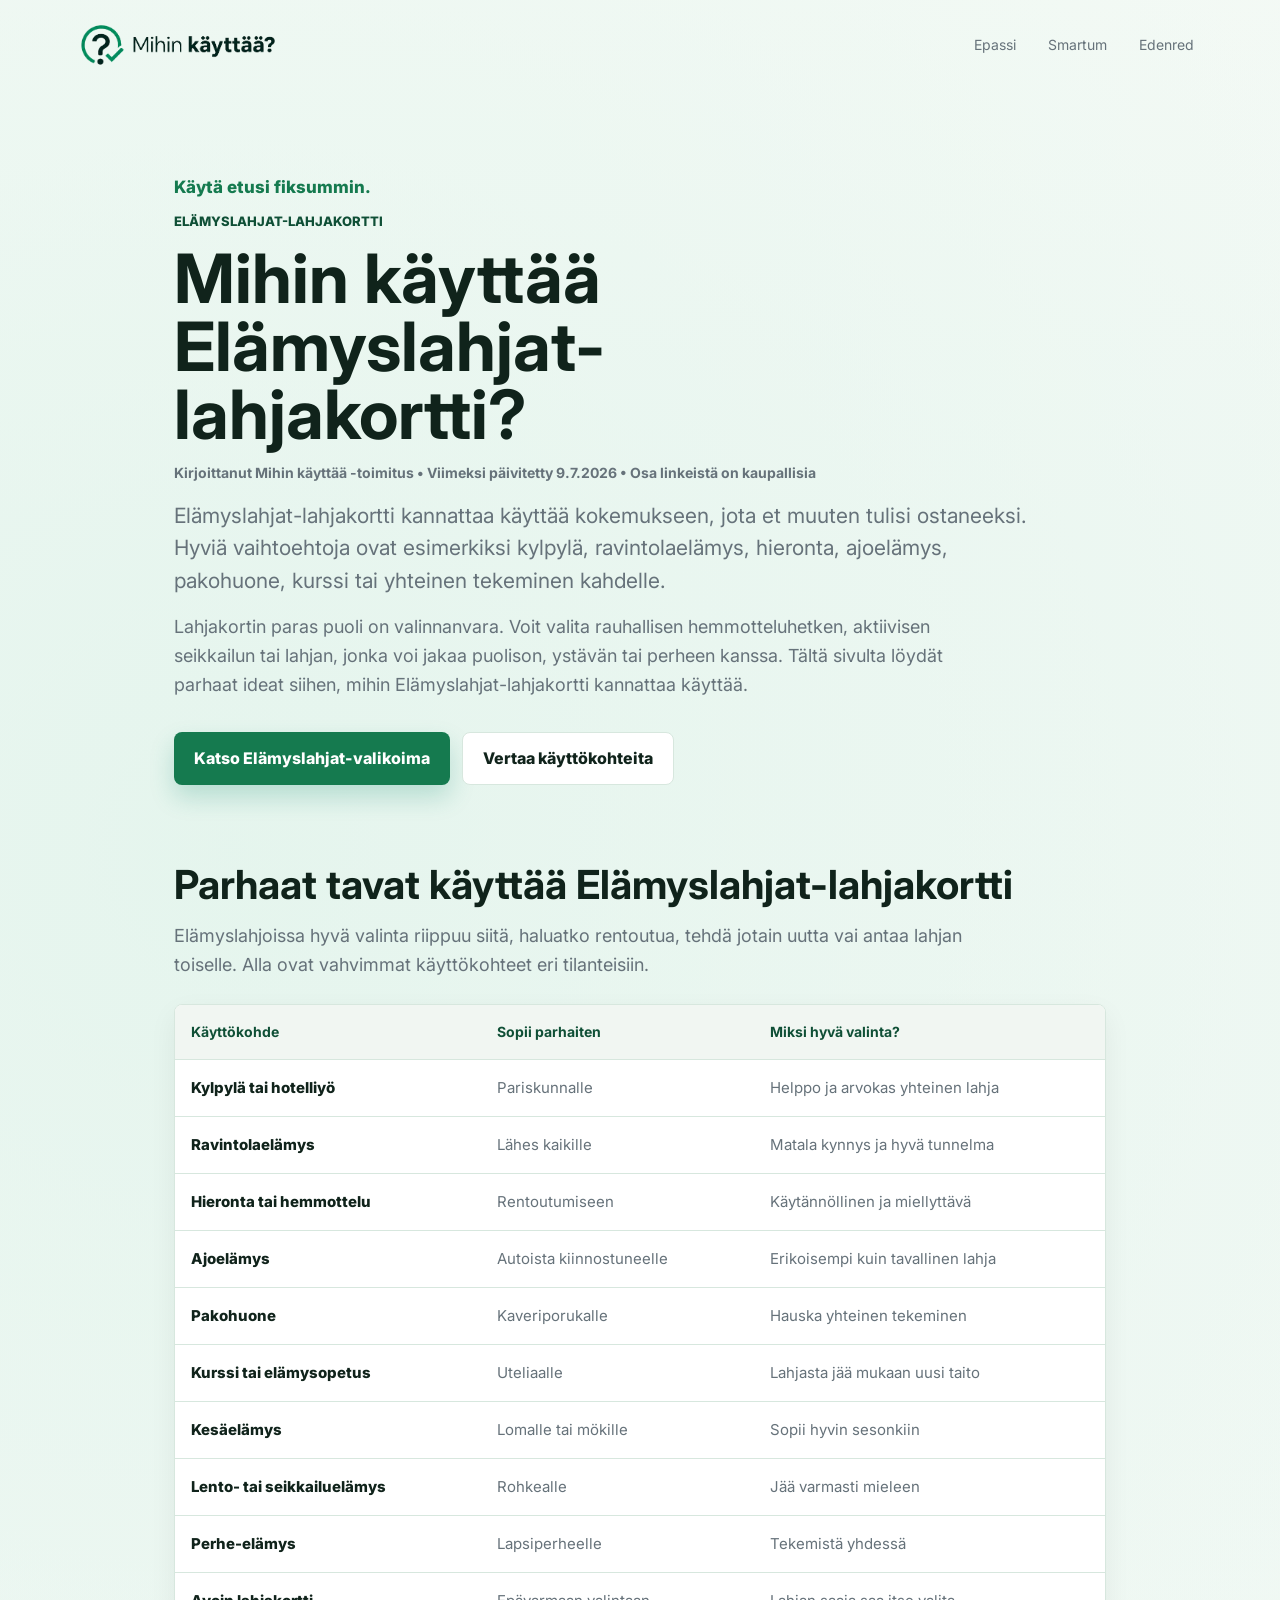
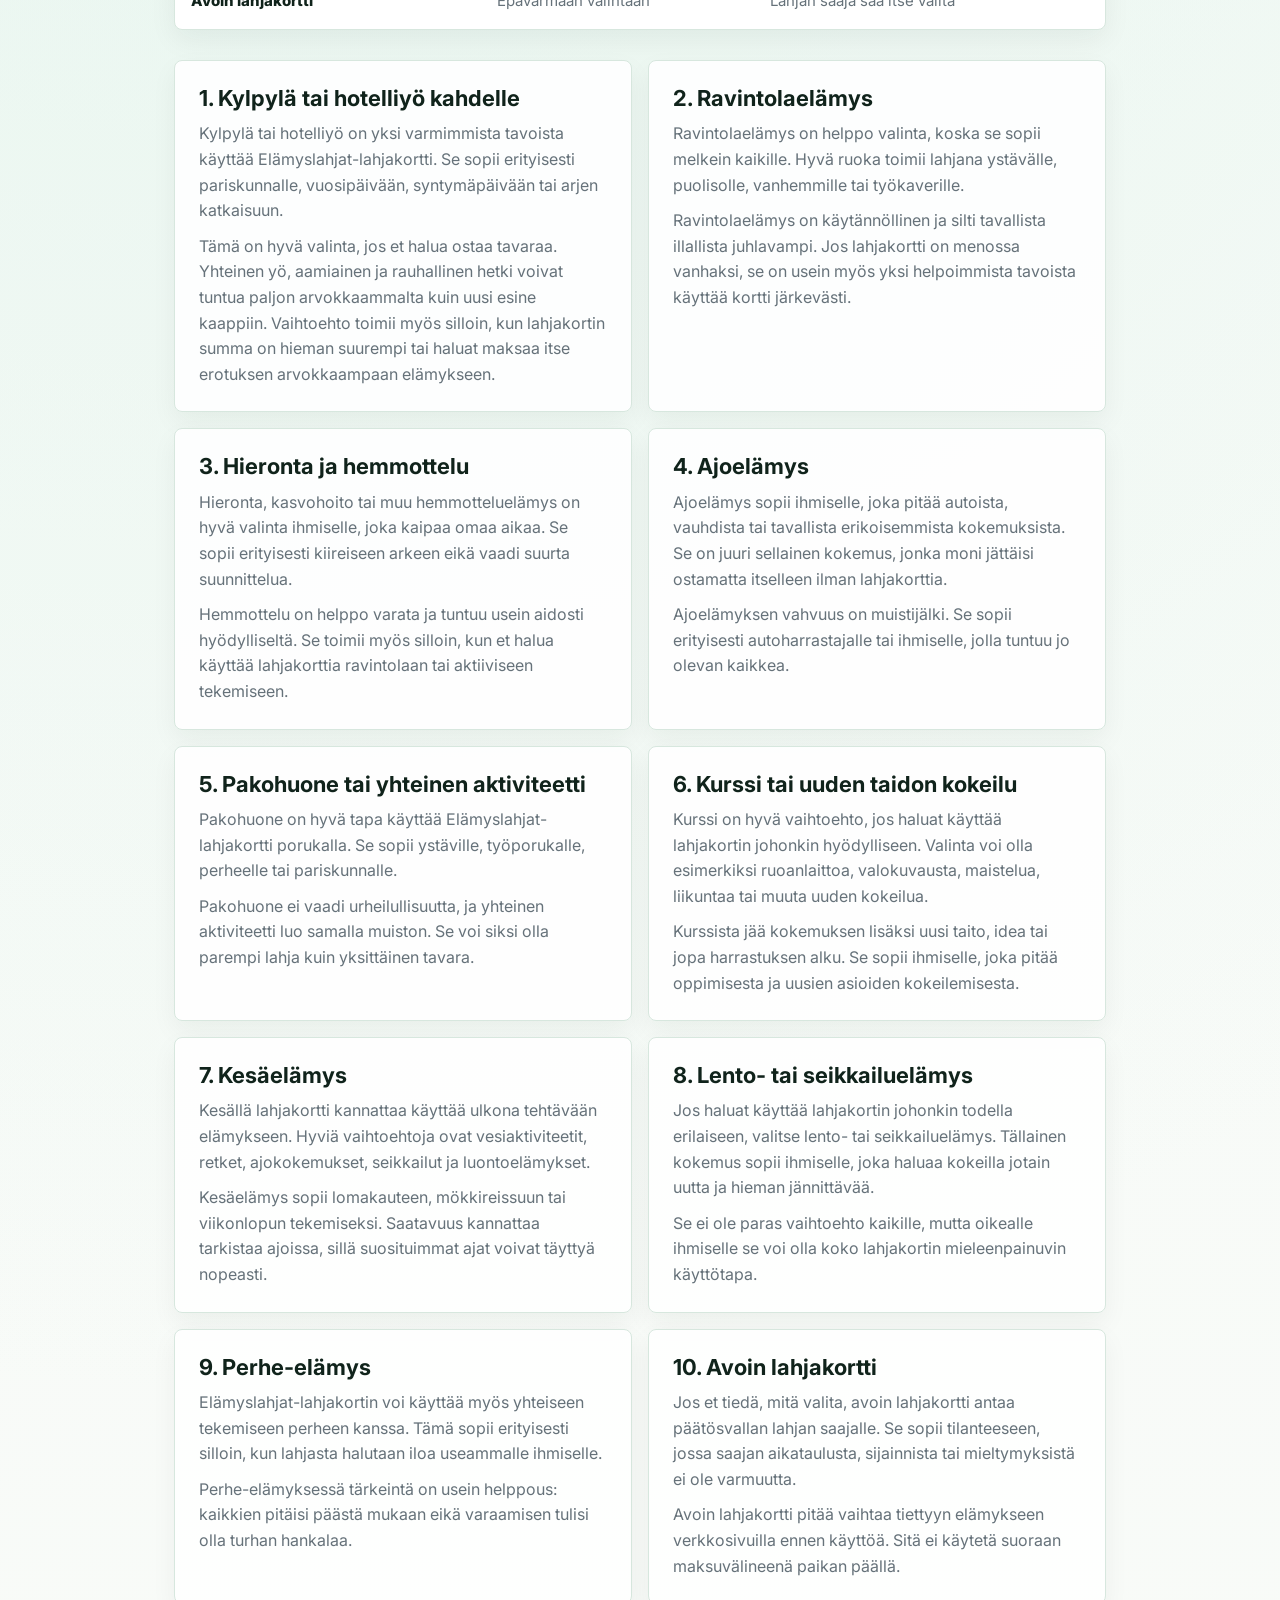
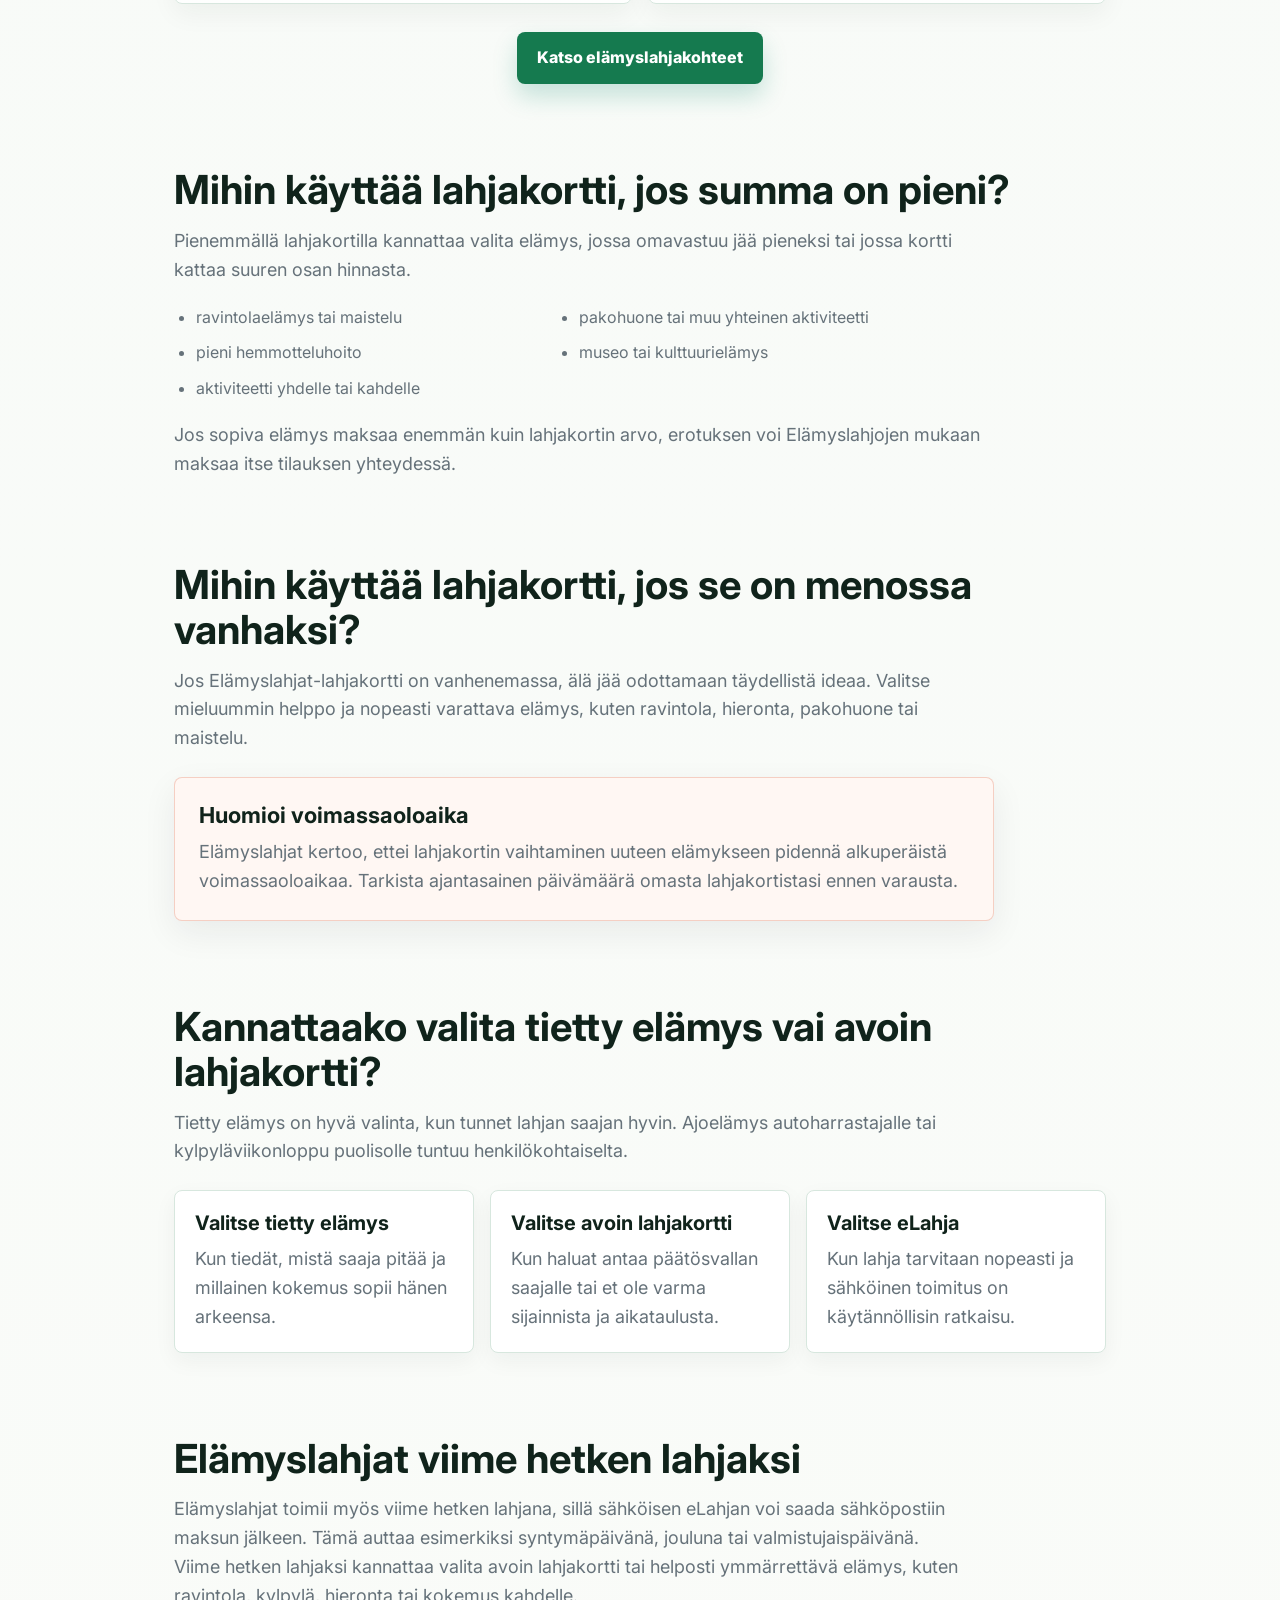
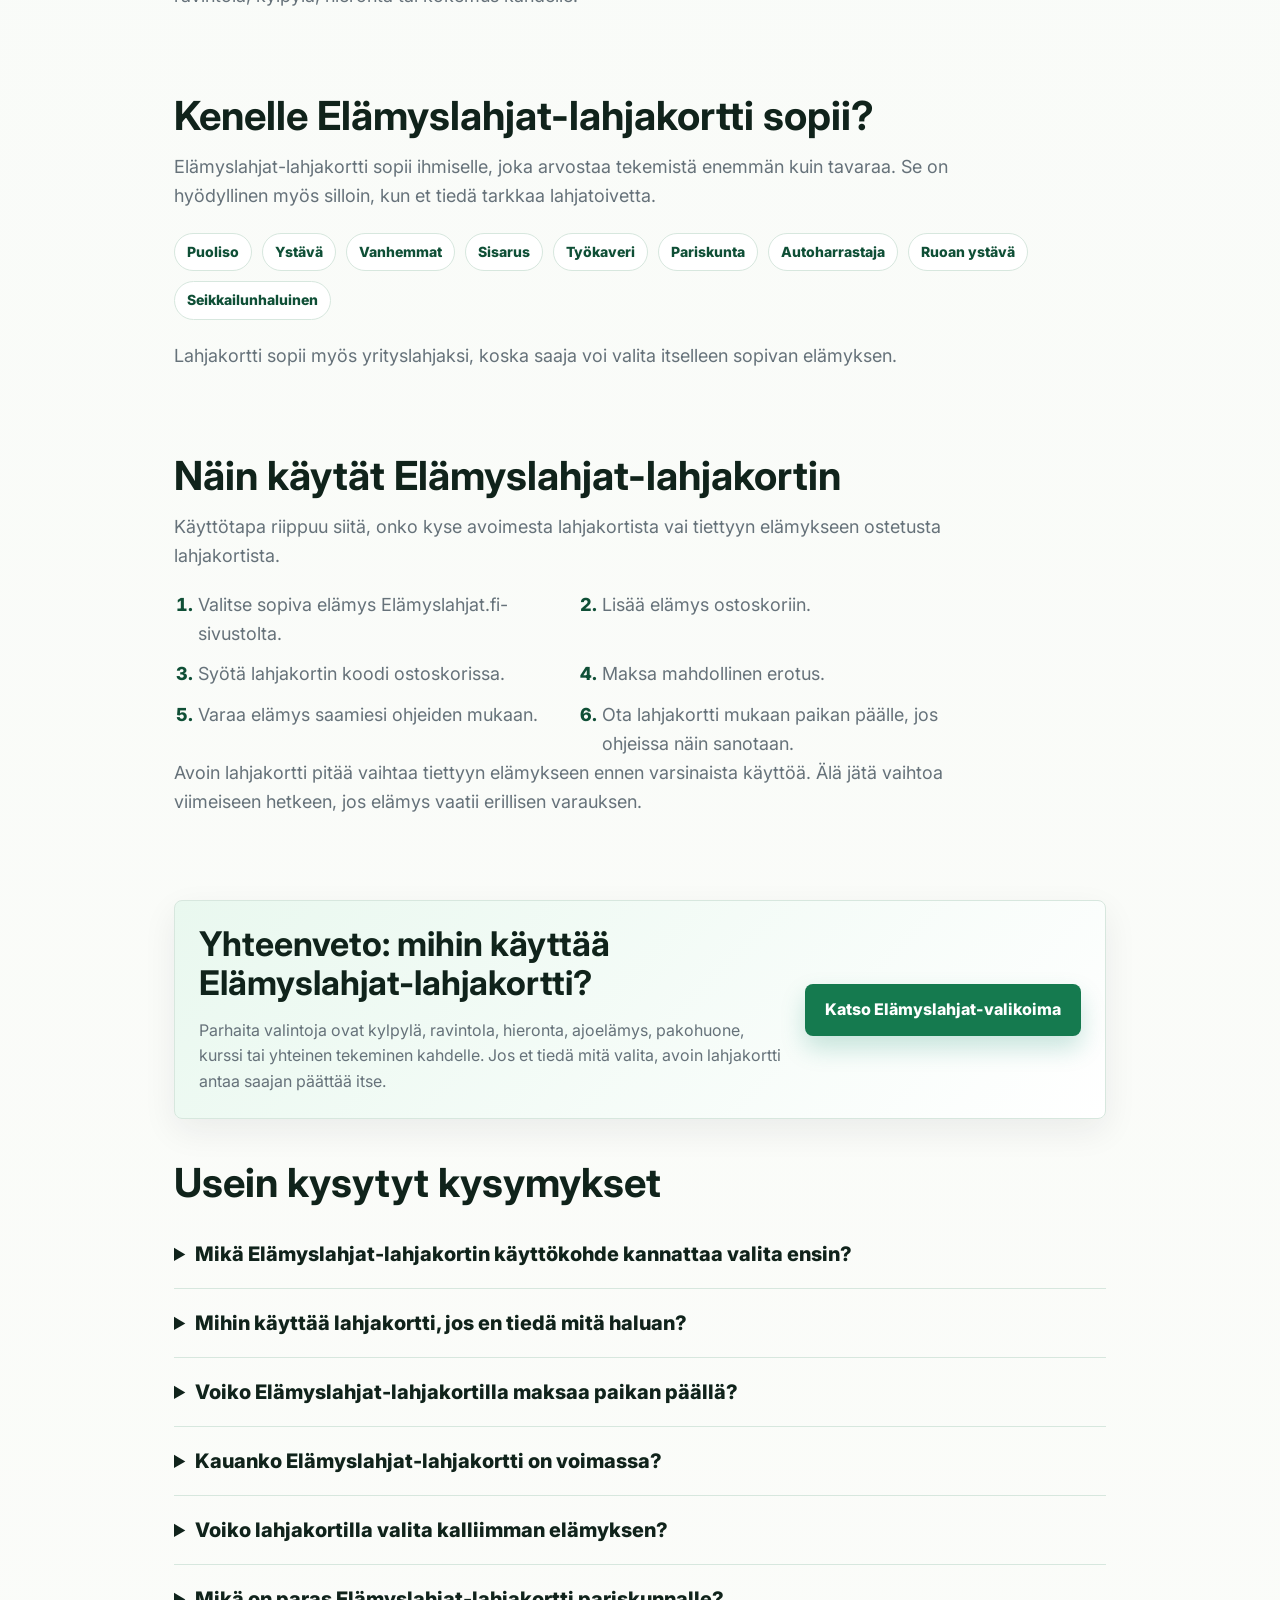
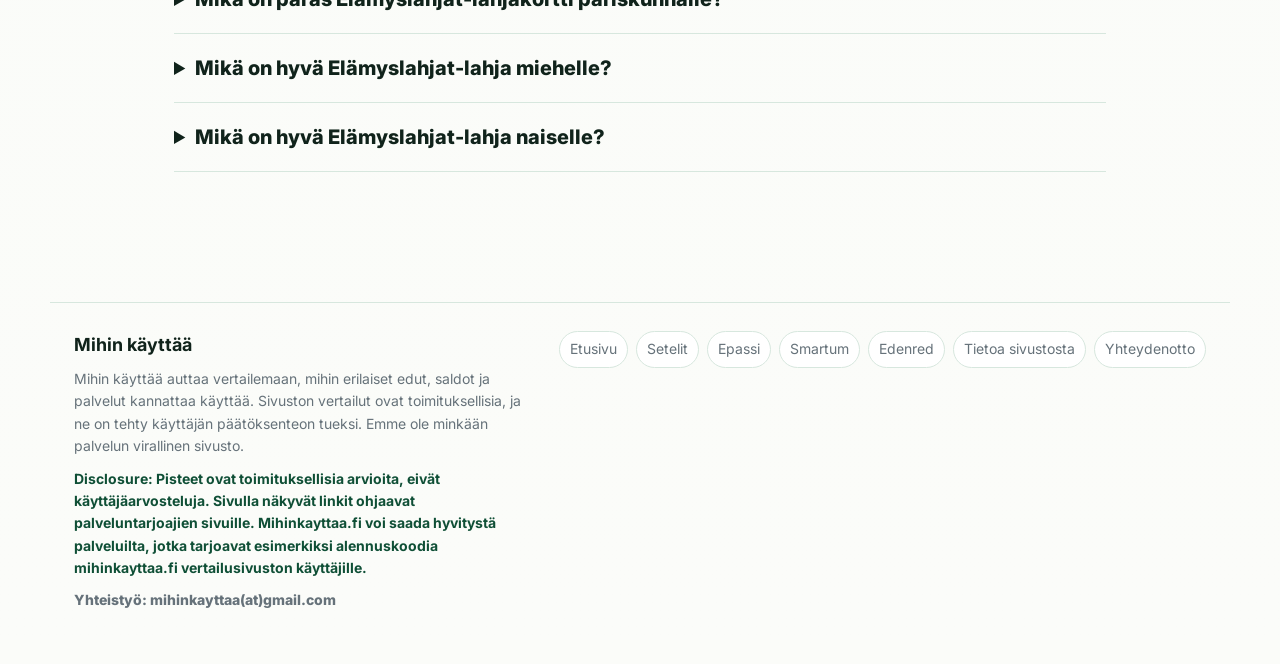
<file: elamyslahjat-lahjakortti/index.html>
<!doctype html>
<html lang="fi">
  <head>
    <meta charset="utf-8">
    <meta name="viewport" content="width=device-width, initial-scale=1">
    <title>Mihin käyttää Elämyslahjat-lahjakortti? Parhaat ideat 2026</title>
    <meta name="description" content="Mihin käyttää Elämyslahjat-lahjakortti? Katso parhaat ideat kylpylään, ravintolaan, hierontaan, ajoelämyksiin, pakohuoneisiin ja lahjaksi kahdelle.">
    <link rel="canonical" href="https://mihinkayttaa.fi/elamyslahjat-lahjakortti/">
    <link rel="stylesheet" href="/styles.css?v=elamyslahjat-20260709">
    <link rel="icon" type="image/png" href="/assets/brand/favicon-512.png">
    <link rel="apple-touch-icon" href="/assets/brand/favicon-512.png">
    <meta property="og:title" content="Mihin käyttää Elämyslahjat-lahjakortti? Parhaat ideat 2026">
    <meta property="og:description" content="Vertaa kymmenen järkevää tapaa käyttää Elämyslahjat-lahjakortti ja löydä sopiva kokemus itselle tai lahjaksi.">
    <meta property="og:type" content="article">
    <meta property="og:url" content="https://mihinkayttaa.fi/elamyslahjat-lahjakortti/">
    <meta property="og:image" content="https://mihinkayttaa.fi/assets/brand/paalogo-cropped.png?v=1dbc981">
    <meta name="twitter:card" content="summary_large_image">
    <meta name="twitter:image" content="https://mihinkayttaa.fi/assets/brand/paalogo-cropped.png?v=1dbc981">
    <script type="application/ld+json">
      {
        "@context": "https://schema.org",
        "@type": "Article",
        "headline": "Mihin käyttää Elämyslahjat-lahjakortti?",
        "description": "Parhaat ideat Elämyslahjat-lahjakortin käyttämiseen kylpylästä ravintolaelämyksiin, hierontaan, ajoelämyksiin ja yhteiseen tekemiseen.",
        "mainEntityOfPage": "https://mihinkayttaa.fi/elamyslahjat-lahjakortti/",
        "inLanguage": "fi",
        "datePublished": "2026-07-09",
        "dateModified": "2026-07-09",
        "author": {
          "@type": "Organization",
          "name": "Mihin käyttää -toimitus",
          "url": "https://mihinkayttaa.fi/tietoa/"
        },
        "publisher": {
          "@type": "Organization",
          "name": "Mihin käyttää",
          "url": "https://mihinkayttaa.fi/",
          "logo": {
            "@type": "ImageObject",
            "url": "https://mihinkayttaa.fi/assets/brand/paalogo-cropped.png?v=1dbc981"
          }
        }
      }
    </script>
    <script type="application/ld+json">
      {
        "@context": "https://schema.org",
        "@type": "BreadcrumbList",
        "itemListElement": [
          {
            "@type": "ListItem",
            "position": 1,
            "name": "Etusivu",
            "item": "https://mihinkayttaa.fi/"
          },
          {
            "@type": "ListItem",
            "position": 2,
            "name": "Elämyslahjat-lahjakortti",
            "item": "https://mihinkayttaa.fi/elamyslahjat-lahjakortti/"
          }
        ]
      }
    </script>
    <script type="application/ld+json">
      {
        "@context": "https://schema.org",
        "@type": "FAQPage",
        "mainEntity": [
          {
            "@type": "Question",
            "name": "Mikä Elämyslahjat-lahjakortin käyttökohde kannattaa valita ensin?",
            "acceptedAnswer": {
              "@type": "Answer",
              "text": "Valitse ensin helppo ja varmasti käytettävä elämys. Ravintola, hieronta, kylpylä, hotelliyö ja pakohuone ovat monelle selkeitä vaihtoehtoja."
            }
          },
          {
            "@type": "Question",
            "name": "Mihin käyttää lahjakortti, jos en tiedä mitä haluan?",
            "acceptedAnswer": {
              "@type": "Answer",
              "text": "Valitse helposti käytettävä elämys, kuten ravintola, hieronta tai pakohuone. Avoin lahjakortti antaa lahjan saajan valita elämyksen itse."
            }
          },
          {
            "@type": "Question",
            "name": "Voiko Elämyslahjat-lahjakortilla maksaa paikan päällä?",
            "acceptedAnswer": {
              "@type": "Answer",
              "text": "Avoin lahjakortti pitää yleensä vaihtaa tiettyyn elämykseen Elämyslahjat.fi-sivustolla ennen elämyksen käyttämistä."
            }
          },
          {
            "@type": "Question",
            "name": "Kauanko Elämyslahjat-lahjakortti on voimassa?",
            "acceptedAnswer": {
              "@type": "Answer",
              "text": "Elämyslahjat kertoo avoimen lahjakortin olevan voimassa 36 kuukautta ostamisesta. Tarkista voimassaolo aina omasta lahjakortista ja ajantasaisista ehdoista."
            }
          },
          {
            "@type": "Question",
            "name": "Voiko lahjakortilla valita kalliimman elämyksen?",
            "acceptedAnswer": {
              "@type": "Answer",
              "text": "Kyllä. Elämyslahjat kertoo, että lahjakortin arvon ylittävän elämyksen erotuksen voi maksaa itse ostoskorissa."
            }
          },
          {
            "@type": "Question",
            "name": "Mikä on paras Elämyslahjat-lahjakortti pariskunnalle?",
            "acceptedAnswer": {
              "@type": "Answer",
              "text": "Pariskunnalle hyviä vaihtoehtoja ovat kylpylä, hotelliyö, illallinen, hieronta kahdelle tai yhteinen aktiviteetti."
            }
          }
        ]
      }
    </script>
  </head>
  <body>
    <header class="site-header">
      <a class="brand" href="/" aria-label="Mihin käyttää etusivu">
        <img class="brand-logo" src="/assets/brand/vaaka-logo-cropped.png?v=1dbc981" alt="Mihin käyttää?">
      </a>
      <nav aria-label="Päävalikko">
        <a href="/epassi/">Epassi</a>
        <a href="/smartum/">Smartum</a>
        <a href="/edenred/">Edenred</a>
      </nav>
    </header>

    <main>
      <article class="article editorial-article">
        <header class="article-header editorial-header">
          <p class="brand-slogan">Käytä etusi fiksummin.</p>
          <p class="eyebrow">Elämyslahjat-lahjakortti</p>
          <h1>Mihin käyttää Elämyslahjat-lahjakortti?</h1>
          <p class="article-meta">Kirjoittanut Mihin käyttää -toimitus • Viimeksi päivitetty 9.7.2026 • Osa linkeistä on kaupallisia</p>
          <p class="lead">Elämyslahjat-lahjakortti kannattaa käyttää kokemukseen, jota et muuten tulisi ostaneeksi. Hyviä vaihtoehtoja ovat esimerkiksi kylpylä, ravintolaelämys, hieronta, ajoelämys, pakohuone, kurssi tai yhteinen tekeminen kahdelle.</p>
          <p>Lahjakortin paras puoli on valinnanvara. Voit valita rauhallisen hemmotteluhetken, aktiivisen seikkailun tai lahjan, jonka voi jakaa puolison, ystävän tai perheen kanssa. Tältä sivulta löydät parhaat ideat siihen, mihin Elämyslahjat-lahjakortti kannattaa käyttää.</p>
          <div class="hero-actions">
            <a class="button primary" href="https://id.elamyslahjat.fi/t/t?a=2048058240&amp;as=2089384816&amp;t=2&amp;tk=1" target="_blank" rel="sponsored noopener">Katso Elämyslahjat-valikoima</a>
            <a class="button secondary" href="#parhaat-ideat">Vertaa käyttökohteita</a>
          </div>
        </header>

        <section class="content-section editorial-section" id="parhaat-ideat">
          <h2>Parhaat tavat käyttää Elämyslahjat-lahjakortti</h2>
          <p>Elämyslahjoissa hyvä valinta riippuu siitä, haluatko rentoutua, tehdä jotain uutta vai antaa lahjan toiselle. Alla ovat vahvimmat käyttökohteet eri tilanteisiin.</p>

          <div class="table-wrap editorial-table">
            <table>
              <thead>
                <tr>
                  <th>Käyttökohde</th>
                  <th>Sopii parhaiten</th>
                  <th>Miksi hyvä valinta?</th>
                </tr>
              </thead>
              <tbody>
                <tr><td>Kylpylä tai hotelliyö</td><td>Pariskunnalle</td><td>Helppo ja arvokas yhteinen lahja</td></tr>
                <tr><td>Ravintolaelämys</td><td>Lähes kaikille</td><td>Matala kynnys ja hyvä tunnelma</td></tr>
                <tr><td>Hieronta tai hemmottelu</td><td>Rentoutumiseen</td><td>Käytännöllinen ja miellyttävä</td></tr>
                <tr><td>Ajoelämys</td><td>Autoista kiinnostuneelle</td><td>Erikoisempi kuin tavallinen lahja</td></tr>
                <tr><td>Pakohuone</td><td>Kaveriporukalle</td><td>Hauska yhteinen tekeminen</td></tr>
                <tr><td>Kurssi tai elämysopetus</td><td>Uteliaalle</td><td>Lahjasta jää mukaan uusi taito</td></tr>
                <tr><td>Kesäelämys</td><td>Lomalle tai mökille</td><td>Sopii hyvin sesonkiin</td></tr>
                <tr><td>Lento- tai seikkailuelämys</td><td>Rohkealle</td><td>Jää varmasti mieleen</td></tr>
                <tr><td>Perhe-elämys</td><td>Lapsiperheelle</td><td>Tekemistä yhdessä</td></tr>
                <tr><td>Avoin lahjakortti</td><td>Epävarmaan valintaan</td><td>Lahjan saaja saa itse valita</td></tr>
              </tbody>
            </table>
          </div>

          <div class="editorial-picks">
            <section class="article-pick">
              <h3>1. Kylpylä tai hotelliyö kahdelle</h3>
              <p>Kylpylä tai hotelliyö on yksi varmimmista tavoista käyttää Elämyslahjat-lahjakortti. Se sopii erityisesti pariskunnalle, vuosipäivään, syntymäpäivään tai arjen katkaisuun.</p>
              <p>Tämä on hyvä valinta, jos et halua ostaa tavaraa. Yhteinen yö, aamiainen ja rauhallinen hetki voivat tuntua paljon arvokkaammalta kuin uusi esine kaappiin. Vaihtoehto toimii myös silloin, kun lahjakortin summa on hieman suurempi tai haluat maksaa itse erotuksen arvokkaampaan elämykseen.</p>
            </section>

            <section class="article-pick">
              <h3>2. Ravintolaelämys</h3>
              <p>Ravintolaelämys on helppo valinta, koska se sopii melkein kaikille. Hyvä ruoka toimii lahjana ystävälle, puolisolle, vanhemmille tai työkaverille.</p>
              <p>Ravintolaelämys on käytännöllinen ja silti tavallista illallista juhlavampi. Jos lahjakortti on menossa vanhaksi, se on usein myös yksi helpoimmista tavoista käyttää kortti järkevästi.</p>
            </section>

            <section class="article-pick">
              <h3>3. Hieronta ja hemmottelu</h3>
              <p>Hieronta, kasvohoito tai muu hemmotteluelämys on hyvä valinta ihmiselle, joka kaipaa omaa aikaa. Se sopii erityisesti kiireiseen arkeen eikä vaadi suurta suunnittelua.</p>
              <p>Hemmottelu on helppo varata ja tuntuu usein aidosti hyödylliseltä. Se toimii myös silloin, kun et halua käyttää lahjakorttia ravintolaan tai aktiiviseen tekemiseen.</p>
            </section>

            <section class="article-pick">
              <h3>4. Ajoelämys</h3>
              <p>Ajoelämys sopii ihmiselle, joka pitää autoista, vauhdista tai tavallista erikoisemmista kokemuksista. Se on juuri sellainen kokemus, jonka moni jättäisi ostamatta itselleen ilman lahjakorttia.</p>
              <p>Ajoelämyksen vahvuus on muistijälki. Se sopii erityisesti autoharrastajalle tai ihmiselle, jolla tuntuu jo olevan kaikkea.</p>
            </section>

            <section class="article-pick">
              <h3>5. Pakohuone tai yhteinen aktiviteetti</h3>
              <p>Pakohuone on hyvä tapa käyttää Elämyslahjat-lahjakortti porukalla. Se sopii ystäville, työporukalle, perheelle tai pariskunnalle.</p>
              <p>Pakohuone ei vaadi urheilullisuutta, ja yhteinen aktiviteetti luo samalla muiston. Se voi siksi olla parempi lahja kuin yksittäinen tavara.</p>
            </section>

            <section class="article-pick">
              <h3>6. Kurssi tai uuden taidon kokeilu</h3>
              <p>Kurssi on hyvä vaihtoehto, jos haluat käyttää lahjakortin johonkin hyödylliseen. Valinta voi olla esimerkiksi ruoanlaittoa, valokuvausta, maistelua, liikuntaa tai muuta uuden kokeilua.</p>
              <p>Kurssista jää kokemuksen lisäksi uusi taito, idea tai jopa harrastuksen alku. Se sopii ihmiselle, joka pitää oppimisesta ja uusien asioiden kokeilemisesta.</p>
            </section>

            <section class="article-pick">
              <h3>7. Kesäelämys</h3>
              <p>Kesällä lahjakortti kannattaa käyttää ulkona tehtävään elämykseen. Hyviä vaihtoehtoja ovat vesiaktiviteetit, retket, ajokokemukset, seikkailut ja luontoelämykset.</p>
              <p>Kesäelämys sopii lomakauteen, mökkireissuun tai viikonlopun tekemiseksi. Saatavuus kannattaa tarkistaa ajoissa, sillä suosituimmat ajat voivat täyttyä nopeasti.</p>
            </section>

            <section class="article-pick">
              <h3>8. Lento- tai seikkailuelämys</h3>
              <p>Jos haluat käyttää lahjakortin johonkin todella erilaiseen, valitse lento- tai seikkailuelämys. Tällainen kokemus sopii ihmiselle, joka haluaa kokeilla jotain uutta ja hieman jännittävää.</p>
              <p>Se ei ole paras vaihtoehto kaikille, mutta oikealle ihmiselle se voi olla koko lahjakortin mieleenpainuvin käyttötapa.</p>
            </section>

            <section class="article-pick">
              <h3>9. Perhe-elämys</h3>
              <p>Elämyslahjat-lahjakortin voi käyttää myös yhteiseen tekemiseen perheen kanssa. Tämä sopii erityisesti silloin, kun lahjasta halutaan iloa useammalle ihmiselle.</p>
              <p>Perhe-elämyksessä tärkeintä on usein helppous: kaikkien pitäisi päästä mukaan eikä varaamisen tulisi olla turhan hankalaa.</p>
            </section>

            <section class="article-pick">
              <h3>10. Avoin lahjakortti</h3>
              <p>Jos et tiedä, mitä valita, avoin lahjakortti antaa päätösvallan lahjan saajalle. Se sopii tilanteeseen, jossa saajan aikataulusta, sijainnista tai mieltymyksistä ei ole varmuutta.</p>
              <p>Avoin lahjakortti pitää vaihtaa tiettyyn elämykseen verkkosivuilla ennen käyttöä. Sitä ei käytetä suoraan maksuvälineenä paikan päällä.</p>
            </section>
          </div>
          <div class="hero-actions editorial-mid-cta">
            <a class="button primary" href="https://id.elamyslahjat.fi/t/t?a=2048058240&amp;as=2089384816&amp;t=2&amp;tk=1" target="_blank" rel="sponsored noopener">Katso elämyslahjakohteet</a>
          </div>
        </section>

        <section class="content-section editorial-section">
          <h2>Mihin käyttää lahjakortti, jos summa on pieni?</h2>
          <p>Pienemmällä lahjakortilla kannattaa valita elämys, jossa omavastuu jää pieneksi tai jossa kortti kattaa suuren osan hinnasta.</p>
          <ul class="editorial-list">
            <li>ravintolaelämys tai maistelu</li>
            <li>pakohuone tai muu yhteinen aktiviteetti</li>
            <li>pieni hemmotteluhoito</li>
            <li>museo tai kulttuurielämys</li>
            <li>aktiviteetti yhdelle tai kahdelle</li>
          </ul>
          <p>Jos sopiva elämys maksaa enemmän kuin lahjakortin arvo, erotuksen voi Elämyslahjojen mukaan maksaa itse tilauksen yhteydessä.</p>
        </section>

        <section class="content-section editorial-section">
          <h2>Mihin käyttää lahjakortti, jos se on menossa vanhaksi?</h2>
          <p>Jos Elämyslahjat-lahjakortti on vanhenemassa, älä jää odottamaan täydellistä ideaa. Valitse mieluummin helppo ja nopeasti varattava elämys, kuten ravintola, hieronta, pakohuone tai maistelu.</p>
          <div class="warning-box editorial-warning">
            <h3>Huomioi voimassaoloaika</h3>
            <p>Elämyslahjat kertoo, ettei lahjakortin vaihtaminen uuteen elämykseen pidennä alkuperäistä voimassaoloaikaa. Tarkista ajantasainen päivämäärä omasta lahjakortistasi ennen varausta.</p>
          </div>
        </section>

        <section class="content-section editorial-section">
          <h2>Kannattaako valita tietty elämys vai avoin lahjakortti?</h2>
          <p>Tietty elämys on hyvä valinta, kun tunnet lahjan saajan hyvin. Ajoelämys autoharrastajalle tai kylpyläviikonloppu puolisolle tuntuu henkilökohtaiselta.</p>
          <div class="choice-grid editorial-choice-grid">
            <div>
              <h3>Valitse tietty elämys</h3>
              <p>Kun tiedät, mistä saaja pitää ja millainen kokemus sopii hänen arkeensa.</p>
            </div>
            <div>
              <h3>Valitse avoin lahjakortti</h3>
              <p>Kun haluat antaa päätösvallan saajalle tai et ole varma sijainnista ja aikataulusta.</p>
            </div>
            <div>
              <h3>Valitse eLahja</h3>
              <p>Kun lahja tarvitaan nopeasti ja sähköinen toimitus on käytännöllisin ratkaisu.</p>
            </div>
          </div>
        </section>

        <section class="content-section editorial-section">
          <h2>Elämyslahjat viime hetken lahjaksi</h2>
          <p>Elämyslahjat toimii myös viime hetken lahjana, sillä sähköisen eLahjan voi saada sähköpostiin maksun jälkeen. Tämä auttaa esimerkiksi syntymäpäivänä, jouluna tai valmistujaispäivänä.</p>
          <p>Viime hetken lahjaksi kannattaa valita avoin lahjakortti tai helposti ymmärrettävä elämys, kuten ravintola, kylpylä, hieronta tai kokemus kahdelle.</p>
        </section>

        <section class="content-section editorial-section">
          <h2>Kenelle Elämyslahjat-lahjakortti sopii?</h2>
          <p>Elämyslahjat-lahjakortti sopii ihmiselle, joka arvostaa tekemistä enemmän kuin tavaraa. Se on hyödyllinen myös silloin, kun et tiedä tarkkaa lahjatoivetta.</p>
          <div class="tag-list" aria-label="Lahjakortin kohderyhmiä">
            <span>Puoliso</span>
            <span>Ystävä</span>
            <span>Vanhemmat</span>
            <span>Sisarus</span>
            <span>Työkaveri</span>
            <span>Pariskunta</span>
            <span>Autoharrastaja</span>
            <span>Ruoan ystävä</span>
            <span>Seikkailunhaluinen</span>
          </div>
          <p>Lahjakortti sopii myös yrityslahjaksi, koska saaja voi valita itselleen sopivan elämyksen.</p>
        </section>

        <section class="content-section editorial-section">
          <h2>Näin käytät Elämyslahjat-lahjakortin</h2>
          <p>Käyttötapa riippuu siitä, onko kyse avoimesta lahjakortista vai tiettyyn elämykseen ostetusta lahjakortista.</p>
          <ol class="step-list editorial-steps">
            <li>Valitse sopiva elämys Elämyslahjat.fi-sivustolta.</li>
            <li>Lisää elämys ostoskoriin.</li>
            <li>Syötä lahjakortin koodi ostoskorissa.</li>
            <li>Maksa mahdollinen erotus.</li>
            <li>Varaa elämys saamiesi ohjeiden mukaan.</li>
            <li>Ota lahjakortti mukaan paikan päälle, jos ohjeissa näin sanotaan.</li>
          </ol>
          <p>Avoin lahjakortti pitää vaihtaa tiettyyn elämykseen ennen varsinaista käyttöä. Älä jätä vaihtoa viimeiseen hetkeen, jos elämys vaatii erillisen varauksen.</p>
        </section>

        <section class="cta-panel editorial-cta">
          <div>
            <h2>Yhteenveto: mihin käyttää Elämyslahjat-lahjakortti?</h2>
            <p>Parhaita valintoja ovat kylpylä, ravintola, hieronta, ajoelämys, pakohuone, kurssi tai yhteinen tekeminen kahdelle. Jos et tiedä mitä valita, avoin lahjakortti antaa saajan päättää itse.</p>
          </div>
          <a class="button primary" href="https://id.elamyslahjat.fi/t/t?a=2048058240&amp;as=2089384816&amp;t=2&amp;tk=1" target="_blank" rel="sponsored noopener">Katso Elämyslahjat-valikoima</a>
        </section>

        <section class="content-section editorial-section" id="faq">
          <h2>Usein kysytyt kysymykset</h2>
          <details>
            <summary>Mikä Elämyslahjat-lahjakortin käyttökohde kannattaa valita ensin?</summary>
            <p>Valitse ensin helppo ja varmasti käytettävä elämys. Ravintola, hieronta, kylpylä, hotelliyö ja pakohuone sopivat monelle. Jos saaja pitää vauhdista tai uusista kokemuksista, ajoelämys, lentoelämys tai kurssi voi olla parempi valinta.</p>
          </details>
          <details>
            <summary>Mihin käyttää lahjakortti, jos en tiedä mitä haluan?</summary>
            <p>Valitse helposti käytettävä elämys, kuten ravintola, hieronta tai pakohuone. Avoin lahjakortti on hyvä vaihtoehto, kun haluat päättää elämyksen myöhemmin.</p>
          </details>
          <details>
            <summary>Voiko Elämyslahjat-lahjakortilla maksaa paikan päällä?</summary>
            <p>Avoin lahjakortti pitää yleensä vaihtaa tiettyyn elämykseen Elämyslahjat.fi-sivustolla ennen käyttöä. Sitä ei käytetä suoraan maksuvälineenä paikan päällä.</p>
          </details>
          <details>
            <summary>Kauanko Elämyslahjat-lahjakortti on voimassa?</summary>
            <p>Elämyslahjat kertoo avoimen lahjakortin olevan voimassa 36 kuukautta ostamisesta. Tarkista voimassaolo silti aina omasta lahjakortistasi ja ajantasaisista ehdoista.</p>
          </details>
          <details>
            <summary>Voiko lahjakortilla valita kalliimman elämyksen?</summary>
            <p>Kyllä. Elämyslahjat kertoo, että lahjakortin arvon ylittävän elämyksen erotuksen voi maksaa itse ostoskorissa.</p>
          </details>
          <details>
            <summary>Mikä on paras Elämyslahjat-lahjakortti pariskunnalle?</summary>
            <p>Pariskunnalle hyviä vaihtoehtoja ovat kylpylä, hotelliyö, illallinen, hieronta kahdelle tai yhteinen aktiviteetti. Paras valinta riippuu siitä, halutaanko rentoutua vai tehdä jotain aktiivista.</p>
          </details>
          <details>
            <summary>Mikä on hyvä Elämyslahjat-lahja miehelle?</summary>
            <p>Hyviä vaihtoehtoja ovat ajoelämys, pakohuone, maistelu, lentoelämys, ravintola tai kurssi. Kiinnostuksen kohteet ovat sukupuolta tärkeämpi valintaperuste.</p>
          </details>
          <details>
            <summary>Mikä on hyvä Elämyslahjat-lahja naiselle?</summary>
            <p>Hyviä vaihtoehtoja ovat kylpylä, hieronta, ravintola, kurssi, hotelliyö tai yhteinen elämys. Mieti ennen kaikkea, arvostaako saaja rentoutumista, ruokaa, seikkailua vai uutta kokemusta.</p>
          </details>
        </section>
      </article>
    </main>

    <footer class="site-footer">
      <div>
        <strong>Mihin käyttää</strong>
        <p>Mihin käyttää auttaa vertailemaan, mihin erilaiset edut, saldot ja palvelut kannattaa käyttää. Sivuston vertailut ovat toimituksellisia, ja ne on tehty käyttäjän päätöksenteon tueksi. Emme ole minkään palvelun virallinen sivusto.</p>
        <p class="commercial-disclosure">Disclosure: Pisteet ovat toimituksellisia arvioita, eivät käyttäjäarvosteluja. Sivulla näkyvät linkit ohjaavat palveluntarjoajien sivuille. Mihinkayttaa.fi voi saada hyvitystä palveluilta, jotka tarjoavat esimerkiksi alennuskoodia mihinkayttaa.fi vertailusivuston käyttäjille.</p>
        <p class="footer-contact">Yhteistyö: mihinkayttaa(at)gmail.com</p>
      </div>
      <nav class="footer-links" aria-label="Footer linkit">
        <a href="/">Etusivu</a>
        <a href="/liikunta-ja-kulttuuriseteli/">Setelit</a>
        <a href="/epassi/">Epassi</a>
        <a href="/smartum/">Smartum</a>
        <a href="/edenred/">Edenred</a>
        <a href="/tietoa/">Tietoa sivustosta</a>
        <a href="/tietoa/#yhteydenotto">Yhteydenotto</a>
      </nav>
    </footer>
  </body>
</html>
</file>
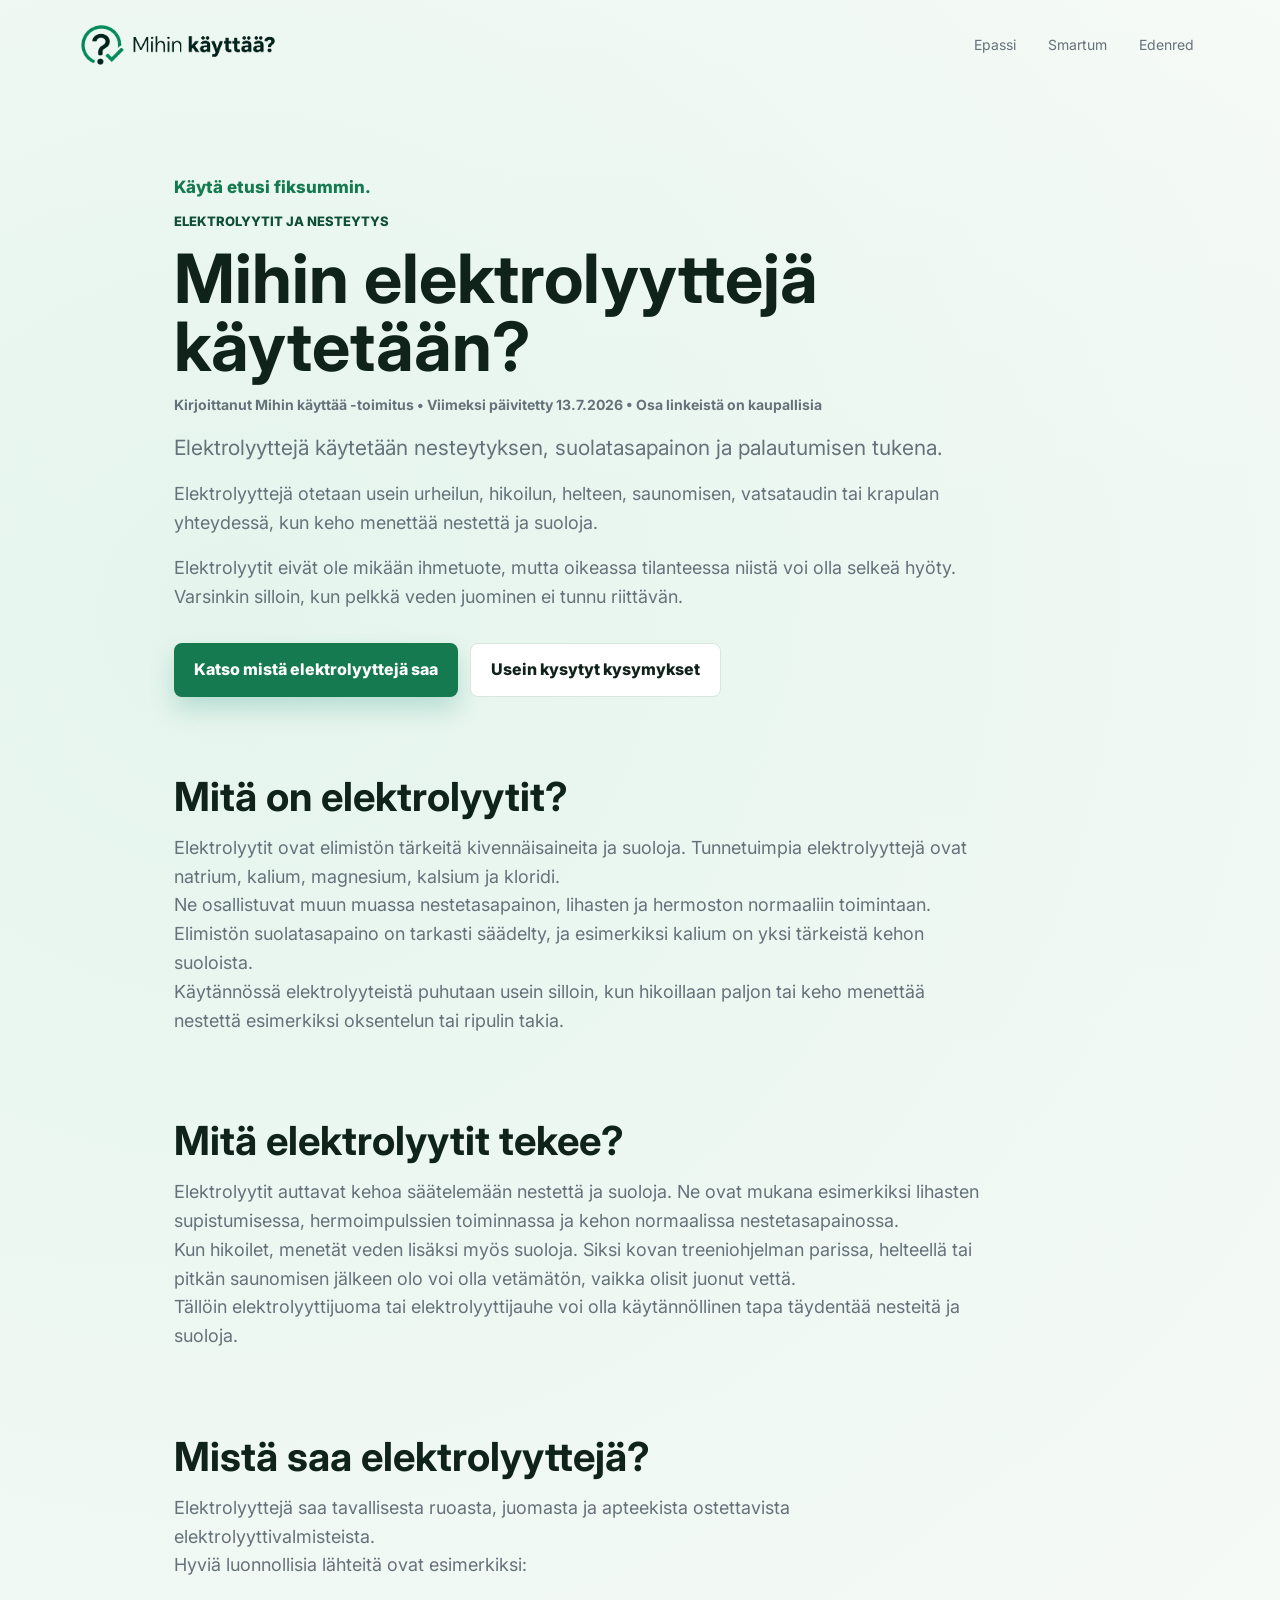
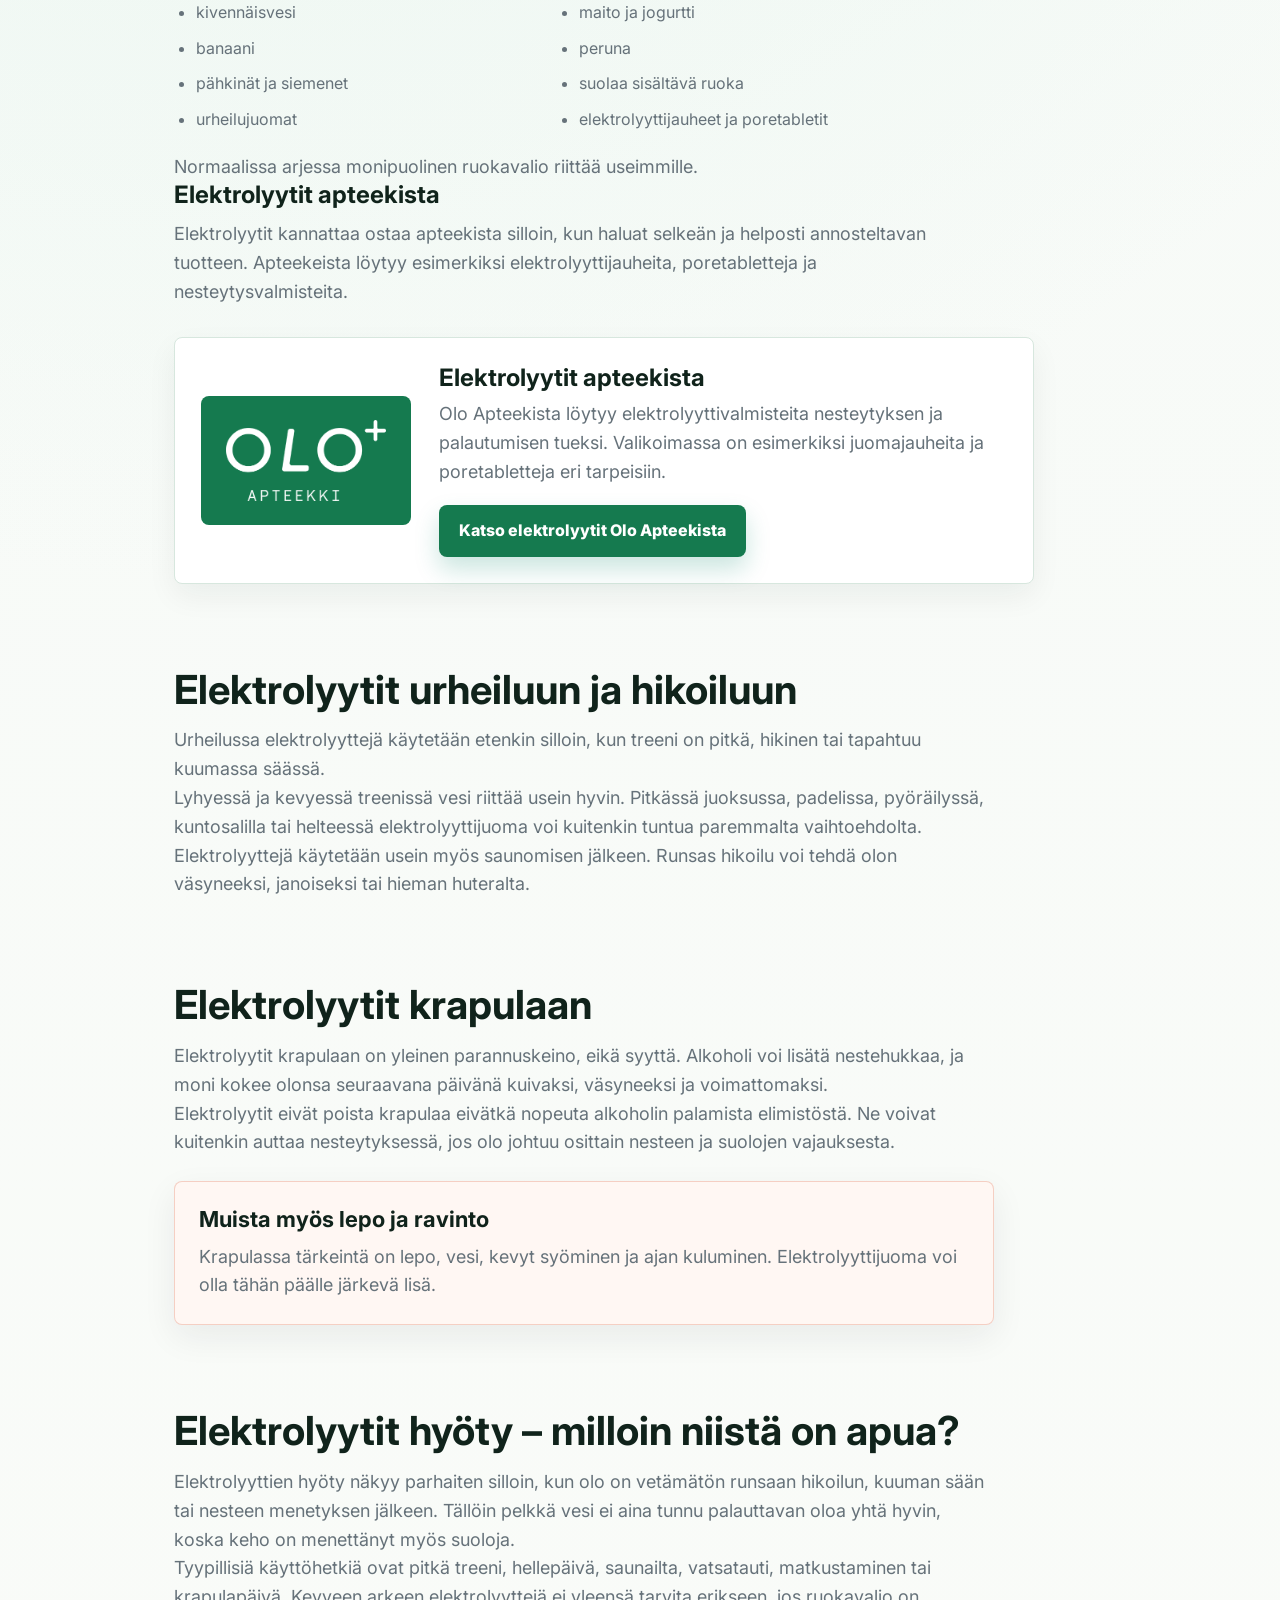
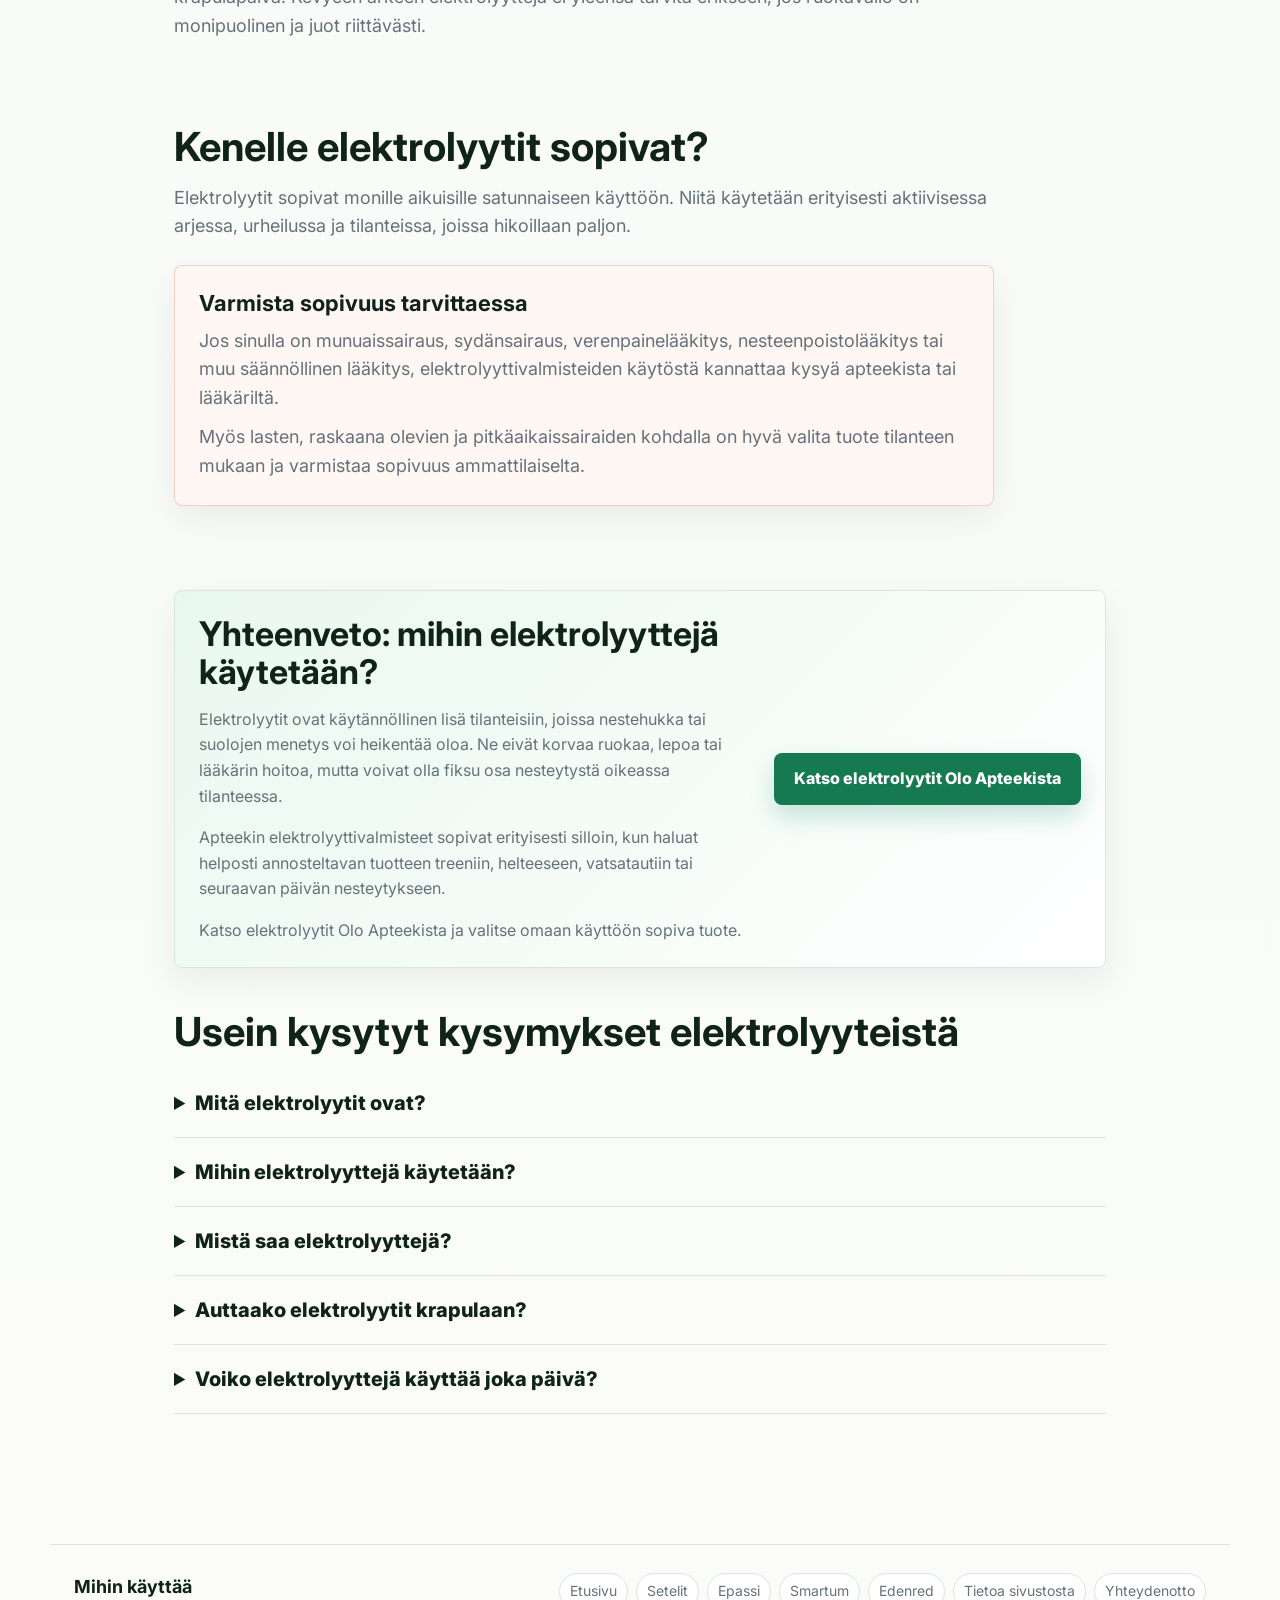
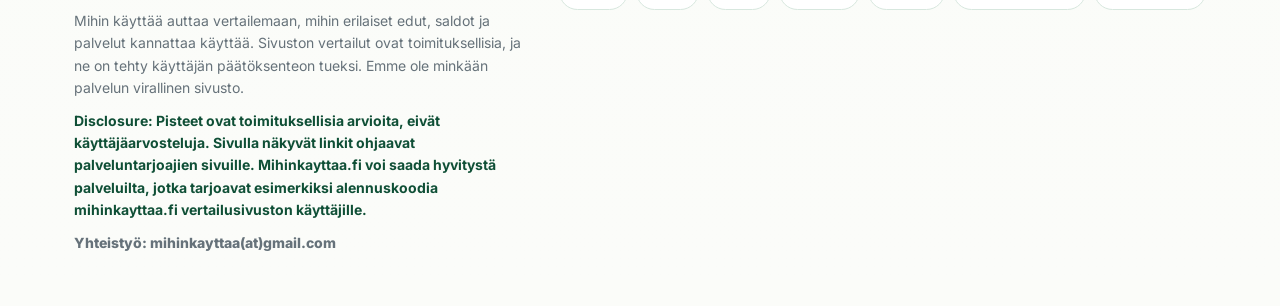
<file: elektrolyytteja/index.html>
<!doctype html>
<html lang="fi">
  <head>
    <meta charset="utf-8">
    <meta name="viewport" content="width=device-width, initial-scale=1">
    <title>Mihin elektrolyyttejä käytetään? Hyödyt, krapula ja nesteytys 2026</title>
    <meta name="description" content="Mihin elektrolyyttejä käytetään? Katso mitä elektrolyytit ovat, mistä niitä saa ja milloin niistä voi olla hyötyä urheilussa, krapulassa ja nesteytyksessä.">
    <link rel="canonical" href="https://mihinkayttaa.fi/elektrolyytteja/">
    <link rel="stylesheet" href="/styles.css?v=elektrolyytit-20260713">
    <link rel="icon" type="image/png" href="/assets/brand/favicon-512.png">
    <link rel="apple-touch-icon" href="/assets/brand/favicon-512.png">
    <meta property="og:title" content="Mihin elektrolyyttejä käytetään? Hyödyt, krapula ja nesteytys 2026">
    <meta property="og:description" content="Selkeä opas elektrolyyttien käyttöön, lähteisiin ja hyötyihin urheilussa, hikoilussa, helteellä ja krapulassa.">
    <meta property="og:type" content="article">
    <meta property="og:url" content="https://mihinkayttaa.fi/elektrolyytteja/">
    <meta property="og:image" content="https://mihinkayttaa.fi/assets/brand/paalogo-cropped.png?v=1dbc981">
    <meta name="twitter:card" content="summary_large_image">
    <meta name="twitter:image" content="https://mihinkayttaa.fi/assets/brand/paalogo-cropped.png?v=1dbc981">
    <script type="application/ld+json">
      {
        "@context": "https://schema.org",
        "@type": "Article",
        "headline": "Mihin elektrolyyttejä käytetään?",
        "description": "Opas elektrolyyttien käyttöön, lähteisiin ja hyötyihin urheilussa, hikoilussa, helteellä ja krapulassa.",
        "mainEntityOfPage": "https://mihinkayttaa.fi/elektrolyytteja/",
        "inLanguage": "fi",
        "datePublished": "2026-07-13",
        "dateModified": "2026-07-13",
        "author": {
          "@type": "Organization",
          "name": "Mihin käyttää -toimitus",
          "url": "https://mihinkayttaa.fi/tietoa/"
        },
        "publisher": {
          "@type": "Organization",
          "name": "Mihin käyttää",
          "url": "https://mihinkayttaa.fi/",
          "logo": {
            "@type": "ImageObject",
            "url": "https://mihinkayttaa.fi/assets/brand/paalogo-cropped.png?v=1dbc981"
          }
        }
      }
    </script>
    <script type="application/ld+json">
      {
        "@context": "https://schema.org",
        "@type": "BreadcrumbList",
        "itemListElement": [
          {
            "@type": "ListItem",
            "position": 1,
            "name": "Etusivu",
            "item": "https://mihinkayttaa.fi/"
          },
          {
            "@type": "ListItem",
            "position": 2,
            "name": "Mihin elektrolyyttejä käytetään?",
            "item": "https://mihinkayttaa.fi/elektrolyytteja/"
          }
        ]
      }
    </script>
    <script type="application/ld+json">
      {
        "@context": "https://schema.org",
        "@type": "FAQPage",
        "mainEntity": [
          {
            "@type": "Question",
            "name": "Mitä elektrolyytit ovat?",
            "acceptedAnswer": {
              "@type": "Answer",
              "text": "Elektrolyytit ovat kehon tärkeitä suoloja ja kivennäisaineita, kuten natriumia, kaliumia, magnesiumia ja kalsiumia. Ne auttavat ylläpitämään nestetasapainoa sekä lihasten ja hermoston normaalia toimintaa."
            }
          },
          {
            "@type": "Question",
            "name": "Mihin elektrolyyttejä käytetään?",
            "acceptedAnswer": {
              "@type": "Answer",
              "text": "Elektrolyyttejä käytetään nesteytyksen ja suolatasapainon tukemiseen esimerkiksi urheilun, runsaan hikoilun, helteen, saunomisen, vatsataudin tai krapulan yhteydessä."
            }
          },
          {
            "@type": "Question",
            "name": "Mistä saa elektrolyyttejä?",
            "acceptedAnswer": {
              "@type": "Answer",
              "text": "Elektrolyyttejä saa ruoasta, juomasta ja erillisistä elektrolyyttivalmisteista. Hyviä lähteitä ovat esimerkiksi kivennäisvesi, banaani, maitotuotteet, peruna, pähkinät, suolaa sisältävä ruoka sekä apteekin elektrolyyttijauheet ja poretabletit."
            }
          },
          {
            "@type": "Question",
            "name": "Auttaako elektrolyytit krapulaan?",
            "acceptedAnswer": {
              "@type": "Answer",
              "text": "Elektrolyytit eivät poista krapulaa, mutta ne voivat auttaa nesteytyksessä. Krapulassa keho voi olla kuivunut, jolloin veden, ruoan, levon ja elektrolyyttien yhdistelmä voi helpottaa oloa."
            }
          },
          {
            "@type": "Question",
            "name": "Voiko elektrolyyttejä käyttää joka päivä?",
            "acceptedAnswer": {
              "@type": "Answer",
              "text": "Elektrolyyttejä voi käyttää tarpeen mukaan, mutta päivittäinen käyttö ei ole kaikille tarpeellista. Perussairauden tai säännöllisen lääkityksen yhteydessä sopivuus kannattaa varmistaa apteekista tai lääkäriltä."
            }
          }
        ]
      }
    </script>
  </head>
  <body>
    <header class="site-header">
      <a class="brand" href="/" aria-label="Mihin käyttää etusivu">
        <img class="brand-logo" src="/assets/brand/vaaka-logo-cropped.png?v=1dbc981" alt="Mihin käyttää?">
      </a>
      <nav aria-label="Päävalikko">
        <a href="/epassi/">Epassi</a>
        <a href="/smartum/">Smartum</a>
        <a href="/edenred/">Edenred</a>
      </nav>
    </header>

    <main>
      <article class="article editorial-article">
        <header class="article-header editorial-header">
          <p class="brand-slogan">Käytä etusi fiksummin.</p>
          <p class="eyebrow">Elektrolyytit ja nesteytys</p>
          <h1>Mihin elektrolyyttejä käytetään?</h1>
          <p class="article-meta">Kirjoittanut Mihin käyttää -toimitus • Viimeksi päivitetty 13.7.2026 • Osa linkeistä on kaupallisia</p>
          <p class="lead">Elektrolyyttejä käytetään nesteytyksen, suolatasapainon ja palautumisen tukena.</p>
          <p>Elektrolyyttejä otetaan usein urheilun, hikoilun, helteen, saunomisen, vatsataudin tai krapulan yhteydessä, kun keho menettää nestettä ja suoloja.</p>
          <p>Elektrolyytit eivät ole mikään ihmetuote, mutta oikeassa tilanteessa niistä voi olla selkeä hyöty. Varsinkin silloin, kun pelkkä veden juominen ei tunnu riittävän.</p>
          <div class="hero-actions">
            <a class="button primary" href="#mista-saa">Katso mistä elektrolyyttejä saa</a>
            <a class="button secondary" href="#faq">Usein kysytyt kysymykset</a>
          </div>
        </header>

        <section class="content-section editorial-section">
          <h2>Mitä on elektrolyytit?</h2>
          <p>Elektrolyytit ovat elimistön tärkeitä kivennäisaineita ja suoloja. Tunnetuimpia elektrolyyttejä ovat natrium, kalium, magnesium, kalsium ja kloridi.</p>
          <p>Ne osallistuvat muun muassa nestetasapainon, lihasten ja hermoston normaaliin toimintaan. Elimistön suolatasapaino on tarkasti säädelty, ja esimerkiksi kalium on yksi tärkeistä kehon suoloista.</p>
          <p>Käytännössä elektrolyyteistä puhutaan usein silloin, kun hikoillaan paljon tai keho menettää nestettä esimerkiksi oksentelun tai ripulin takia.</p>
        </section>

        <section class="content-section editorial-section">
          <h2>Mitä elektrolyytit tekee?</h2>
          <p>Elektrolyytit auttavat kehoa säätelemään nestettä ja suoloja. Ne ovat mukana esimerkiksi lihasten supistumisessa, hermoimpulssien toiminnassa ja kehon normaalissa nestetasapainossa.</p>
          <p>Kun hikoilet, menetät veden lisäksi myös suoloja. Siksi kovan treeniohjelman parissa, helteellä tai pitkän saunomisen jälkeen olo voi olla vetämätön, vaikka olisit juonut vettä.</p>
          <p>Tällöin elektrolyyttijuoma tai elektrolyyttijauhe voi olla käytännöllinen tapa täydentää nesteitä ja suoloja.</p>
        </section>

        <section class="content-section editorial-section" id="mista-saa">
          <h2>Mistä saa elektrolyyttejä?</h2>
          <p>Elektrolyyttejä saa tavallisesta ruoasta, juomasta ja apteekista ostettavista elektrolyyttivalmisteista.</p>
          <p>Hyviä luonnollisia lähteitä ovat esimerkiksi:</p>
          <ul class="editorial-list">
            <li>kivennäisvesi</li>
            <li>maito ja jogurtti</li>
            <li>banaani</li>
            <li>peruna</li>
            <li>pähkinät ja siemenet</li>
            <li>suolaa sisältävä ruoka</li>
            <li>urheilujuomat</li>
            <li>elektrolyyttijauheet ja poretabletit</li>
          </ul>
          <p>Normaalissa arjessa monipuolinen ruokavalio riittää useimmille.</p>
          <h3>Elektrolyytit apteekista</h3>
          <p>Elektrolyytit kannattaa ostaa apteekista silloin, kun haluat selkeän ja helposti annosteltavan tuotteen. Apteekeista löytyy esimerkiksi elektrolyyttijauheita, poretabletteja ja nesteytysvalmisteita.</p>

          <aside class="partner-promo">
            <div class="partner-promo-logo">
              <img src="/assets/logos/olo-apteekki.webp" alt="Olo Apteekki">
            </div>
            <div>
              <h3>Elektrolyytit apteekista</h3>
              <p>Olo Apteekista löytyy elektrolyyttivalmisteita nesteytyksen ja palautumisen tueksi. Valikoimassa on esimerkiksi juomajauheita ja poretabletteja eri tarpeisiin.</p>
              <a class="button primary" href="https://at.oloapteekki.fi/t/t?a=1665046584&amp;as=2089384816&amp;t=2&amp;tk=1" target="_blank" rel="sponsored noopener">Katso elektrolyytit Olo Apteekista</a>
            </div>
          </aside>
        </section>

        <section class="content-section editorial-section">
          <h2>Elektrolyytit urheiluun ja hikoiluun</h2>
          <p>Urheilussa elektrolyyttejä käytetään etenkin silloin, kun treeni on pitkä, hikinen tai tapahtuu kuumassa säässä.</p>
          <p>Lyhyessä ja kevyessä treenissä vesi riittää usein hyvin. Pitkässä juoksussa, padelissa, pyöräilyssä, kuntosalilla tai helteessä elektrolyyttijuoma voi kuitenkin tuntua paremmalta vaihtoehdolta.</p>
          <p>Elektrolyyttejä käytetään usein myös saunomisen jälkeen. Runsas hikoilu voi tehdä olon väsyneeksi, janoiseksi tai hieman huteralta.</p>
        </section>

        <section class="content-section editorial-section">
          <h2>Elektrolyytit krapulaan</h2>
          <p>Elektrolyytit krapulaan on yleinen parannuskeino, eikä syyttä. Alkoholi voi lisätä nestehukkaa, ja moni kokee olonsa seuraavana päivänä kuivaksi, väsyneeksi ja voimattomaksi.</p>
          <p>Elektrolyytit eivät poista krapulaa eivätkä nopeuta alkoholin palamista elimistöstä. Ne voivat kuitenkin auttaa nesteytyksessä, jos olo johtuu osittain nesteen ja suolojen vajauksesta.</p>
          <div class="warning-box editorial-warning">
            <h3>Muista myös lepo ja ravinto</h3>
            <p>Krapulassa tärkeintä on lepo, vesi, kevyt syöminen ja ajan kuluminen. Elektrolyyttijuoma voi olla tähän päälle järkevä lisä.</p>
          </div>
        </section>

        <section class="content-section editorial-section">
          <h2>Elektrolyytit hyöty – milloin niistä on apua?</h2>
          <p>Elektrolyyttien hyöty näkyy parhaiten silloin, kun olo on vetämätön runsaan hikoilun, kuuman sään tai nesteen menetyksen jälkeen. Tällöin pelkkä vesi ei aina tunnu palauttavan oloa yhtä hyvin, koska keho on menettänyt myös suoloja.</p>
          <p>Tyypillisiä käyttöhetkiä ovat pitkä treeni, hellepäivä, saunailta, vatsatauti, matkustaminen tai krapulapäivä. Kevyeen arkeen elektrolyyttejä ei yleensä tarvita erikseen, jos ruokavalio on monipuolinen ja juot riittävästi.</p>
        </section>

        <section class="content-section editorial-section">
          <h2>Kenelle elektrolyytit sopivat?</h2>
          <p>Elektrolyytit sopivat monille aikuisille satunnaiseen käyttöön. Niitä käytetään erityisesti aktiivisessa arjessa, urheilussa ja tilanteissa, joissa hikoillaan paljon.</p>
          <div class="warning-box editorial-warning health-note">
            <h3>Varmista sopivuus tarvittaessa</h3>
            <p>Jos sinulla on munuaissairaus, sydänsairaus, verenpainelääkitys, nesteenpoistolääkitys tai muu säännöllinen lääkitys, elektrolyyttivalmisteiden käytöstä kannattaa kysyä apteekista tai lääkäriltä.</p>
            <p>Myös lasten, raskaana olevien ja pitkäaikaissairaiden kohdalla on hyvä valita tuote tilanteen mukaan ja varmistaa sopivuus ammattilaiselta.</p>
          </div>
        </section>

        <section class="cta-panel editorial-cta">
          <div>
            <h2>Yhteenveto: mihin elektrolyyttejä käytetään?</h2>
            <p>Elektrolyytit ovat käytännöllinen lisä tilanteisiin, joissa nestehukka tai suolojen menetys voi heikentää oloa. Ne eivät korvaa ruokaa, lepoa tai lääkärin hoitoa, mutta voivat olla fiksu osa nesteytystä oikeassa tilanteessa.</p>
            <p>Apteekin elektrolyyttivalmisteet sopivat erityisesti silloin, kun haluat helposti annosteltavan tuotteen treeniin, helteeseen, vatsatautiin tai seuraavan päivän nesteytykseen.</p>
            <p>Katso elektrolyytit Olo Apteekista ja valitse omaan käyttöön sopiva tuote.</p>
          </div>
          <a class="button primary" href="https://at.oloapteekki.fi/t/t?a=1665046584&amp;as=2089384816&amp;t=2&amp;tk=1" target="_blank" rel="sponsored noopener">Katso elektrolyytit Olo Apteekista</a>
        </section>

        <section class="content-section editorial-section" id="faq">
          <h2>Usein kysytyt kysymykset elektrolyyteistä</h2>
          <details>
            <summary>Mitä elektrolyytit ovat?</summary>
            <p>Elektrolyytit ovat kehon tärkeitä suoloja ja kivennäisaineita, kuten natriumia, kaliumia, magnesiumia ja kalsiumia. Ne auttavat ylläpitämään nestetasapainoa sekä lihasten ja hermoston normaalia toimintaa.</p>
          </details>
          <details>
            <summary>Mihin elektrolyyttejä käytetään?</summary>
            <p>Elektrolyyttejä käytetään nesteytyksen ja suolatasapainon tukemiseen. Niitä otetaan usein urheilun, runsaan hikoilun, helteen, saunomisen, vatsataudin tai krapulan yhteydessä.</p>
          </details>
          <details>
            <summary>Mistä saa elektrolyyttejä?</summary>
            <p>Elektrolyyttejä saa ruoasta, juomasta ja erillisistä elektrolyyttivalmisteista. Hyviä lähteitä ovat esimerkiksi kivennäisvesi, banaani, maitotuotteet, peruna, pähkinät, suolaa sisältävä ruoka sekä apteekin elektrolyyttijauheet ja poretabletit.</p>
          </details>
          <details>
            <summary>Auttaako elektrolyytit krapulaan?</summary>
            <p>Elektrolyytit eivät poista krapulaa, mutta ne voivat auttaa nesteytyksessä. Krapulassa keho voi olla kuivunut, jolloin veden, ruoan, levon ja elektrolyyttien yhdistelmä voi helpottaa oloa.</p>
          </details>
          <details>
            <summary>Voiko elektrolyyttejä käyttää joka päivä?</summary>
            <p>Elektrolyyttejä voi käyttää tarpeen mukaan, mutta päivittäinen käyttö ei ole kaikille tarpeellista. Tavallisessa arjessa monipuolinen ruoka ja riittävä juominen riittävät usein. Jos sinulla on perussairaus tai säännöllinen lääkitys, kysy sopivuudesta apteekista tai lääkäriltä.</p>
          </details>
        </section>
      </article>
    </main>

    <footer class="site-footer">
      <div>
        <strong>Mihin käyttää</strong>
        <p>Mihin käyttää auttaa vertailemaan, mihin erilaiset edut, saldot ja palvelut kannattaa käyttää. Sivuston vertailut ovat toimituksellisia, ja ne on tehty käyttäjän päätöksenteon tueksi. Emme ole minkään palvelun virallinen sivusto.</p>
        <p class="commercial-disclosure">Disclosure: Pisteet ovat toimituksellisia arvioita, eivät käyttäjäarvosteluja. Sivulla näkyvät linkit ohjaavat palveluntarjoajien sivuille. Mihinkayttaa.fi voi saada hyvitystä palveluilta, jotka tarjoavat esimerkiksi alennuskoodia mihinkayttaa.fi vertailusivuston käyttäjille.</p>
        <p class="footer-contact">Yhteistyö: mihinkayttaa(at)gmail.com</p>
      </div>
      <nav class="footer-links" aria-label="Footer linkit">
        <a href="/">Etusivu</a>
        <a href="/liikunta-ja-kulttuuriseteli/">Setelit</a>
        <a href="/epassi/">Epassi</a>
        <a href="/smartum/">Smartum</a>
        <a href="/edenred/">Edenred</a>
        <a href="/tietoa/">Tietoa sivustosta</a>
        <a href="/tietoa/#yhteydenotto">Yhteydenotto</a>
      </nav>
    </footer>
  </body>
</html>
</file>
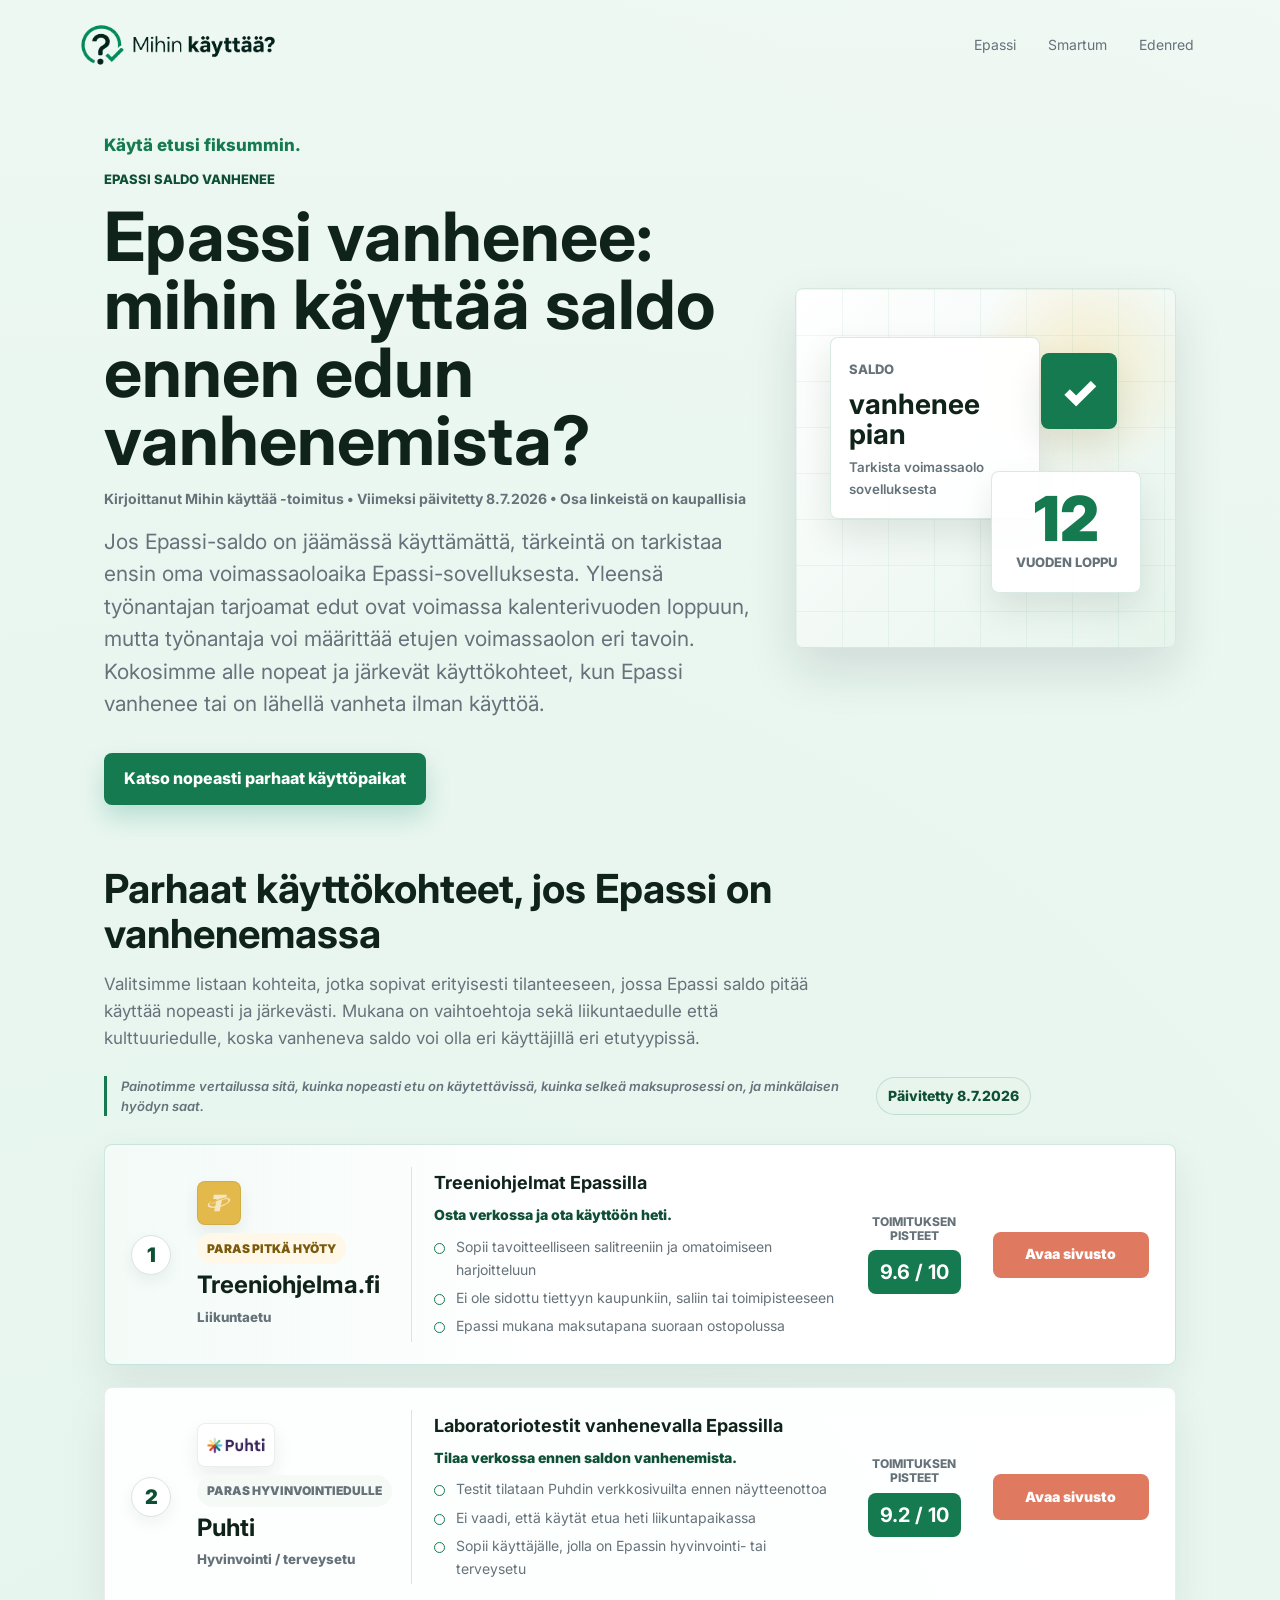
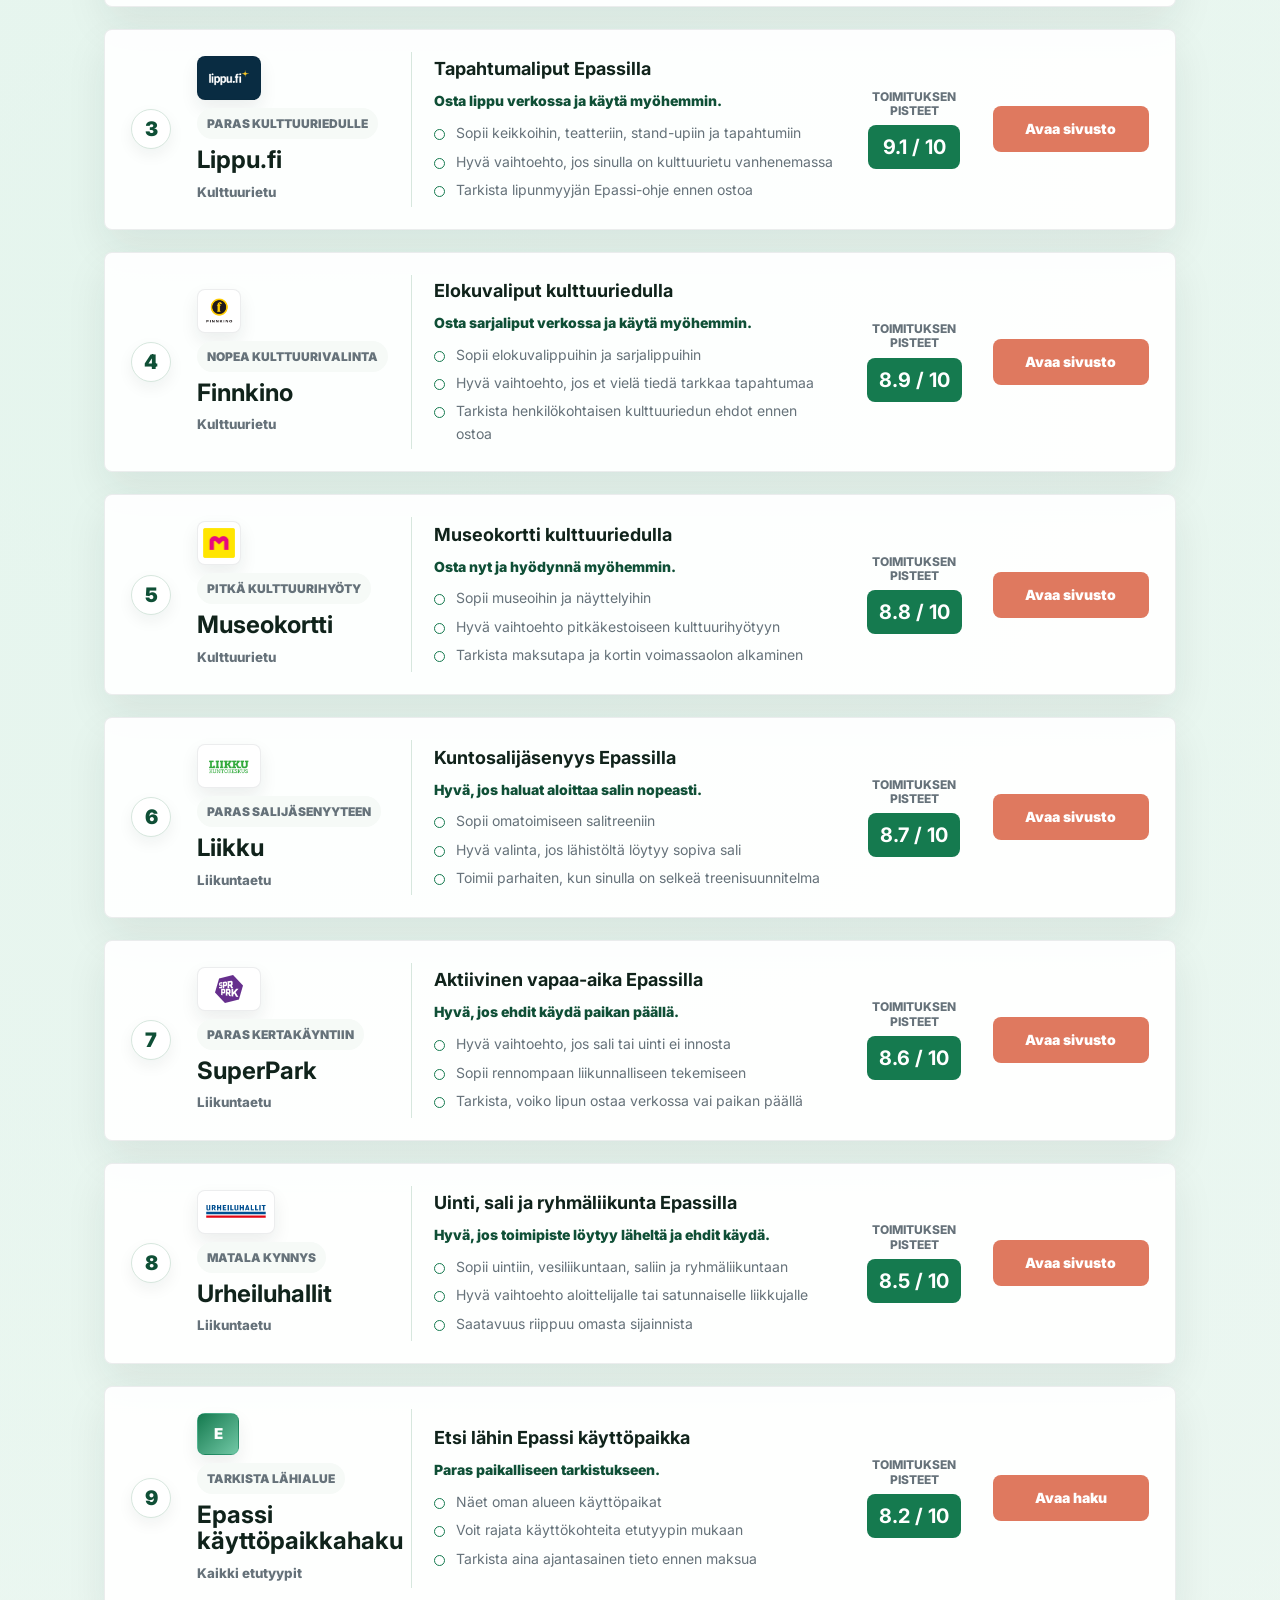
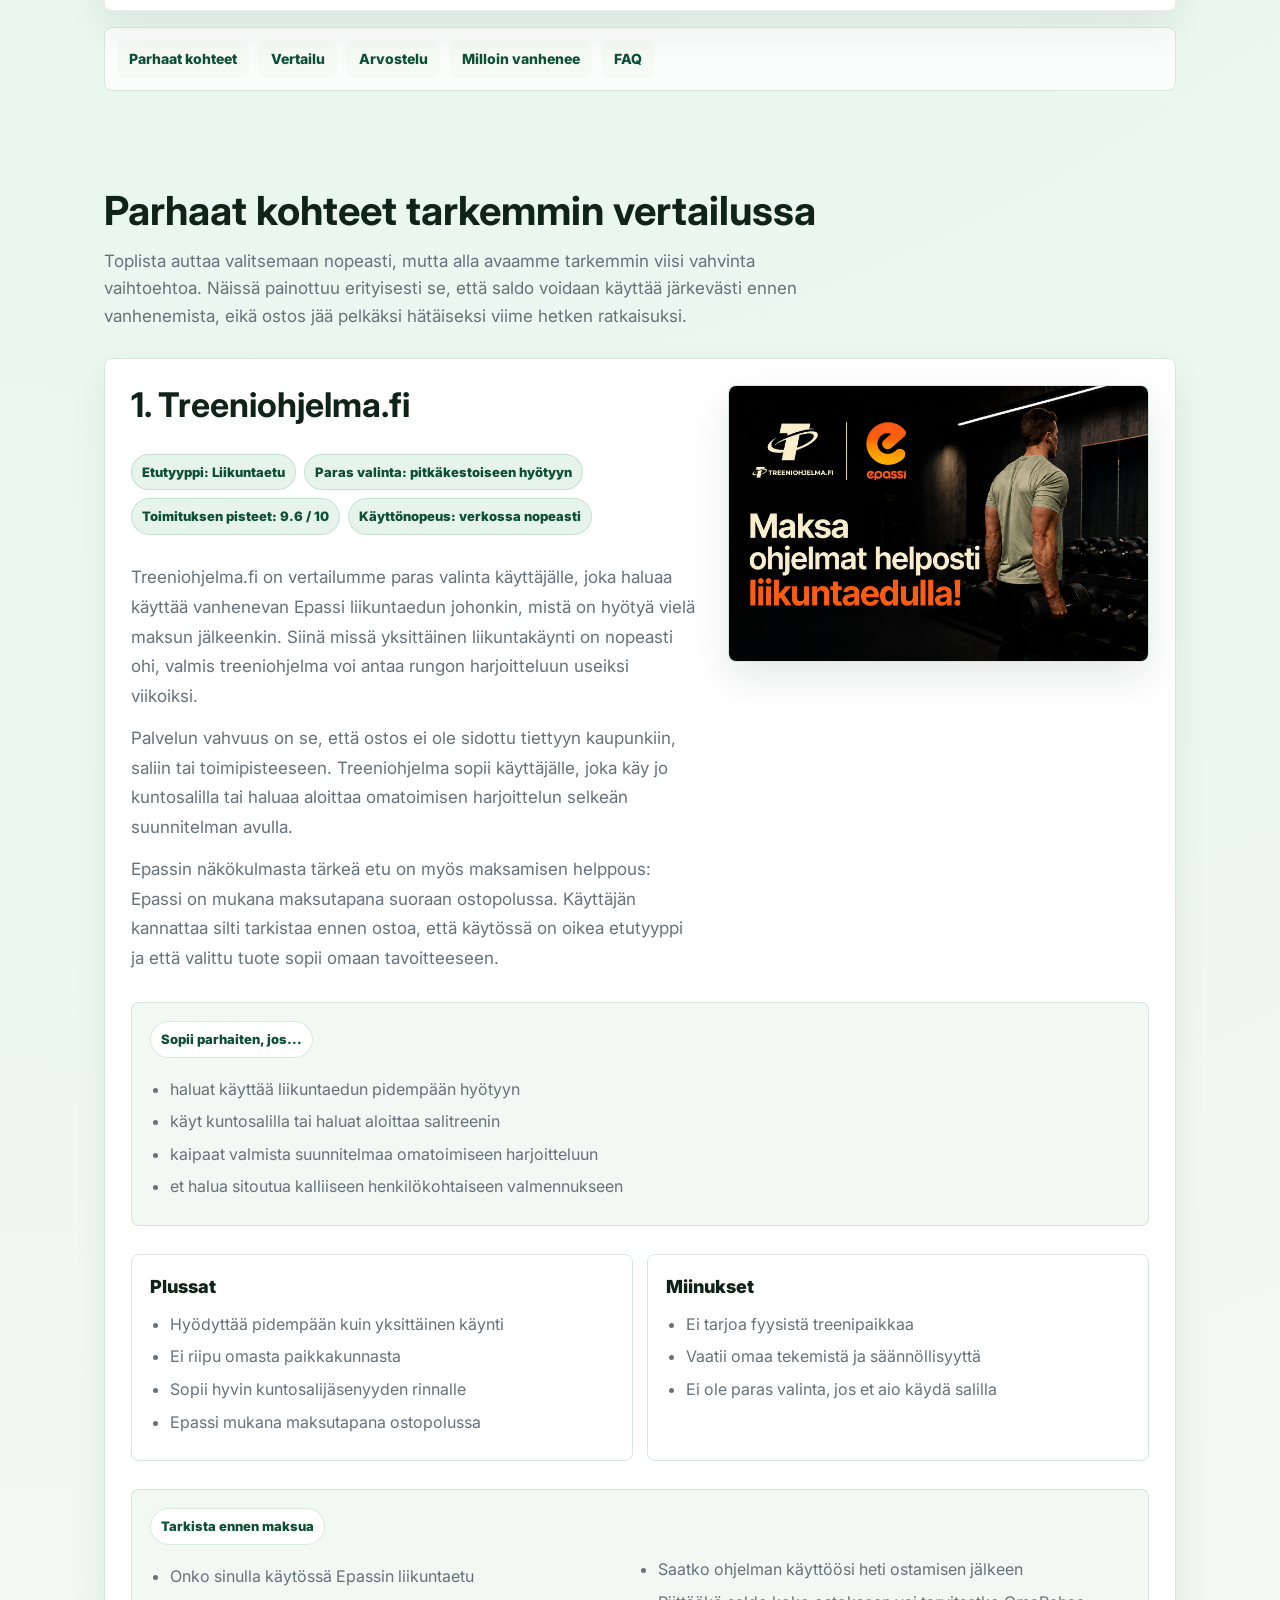
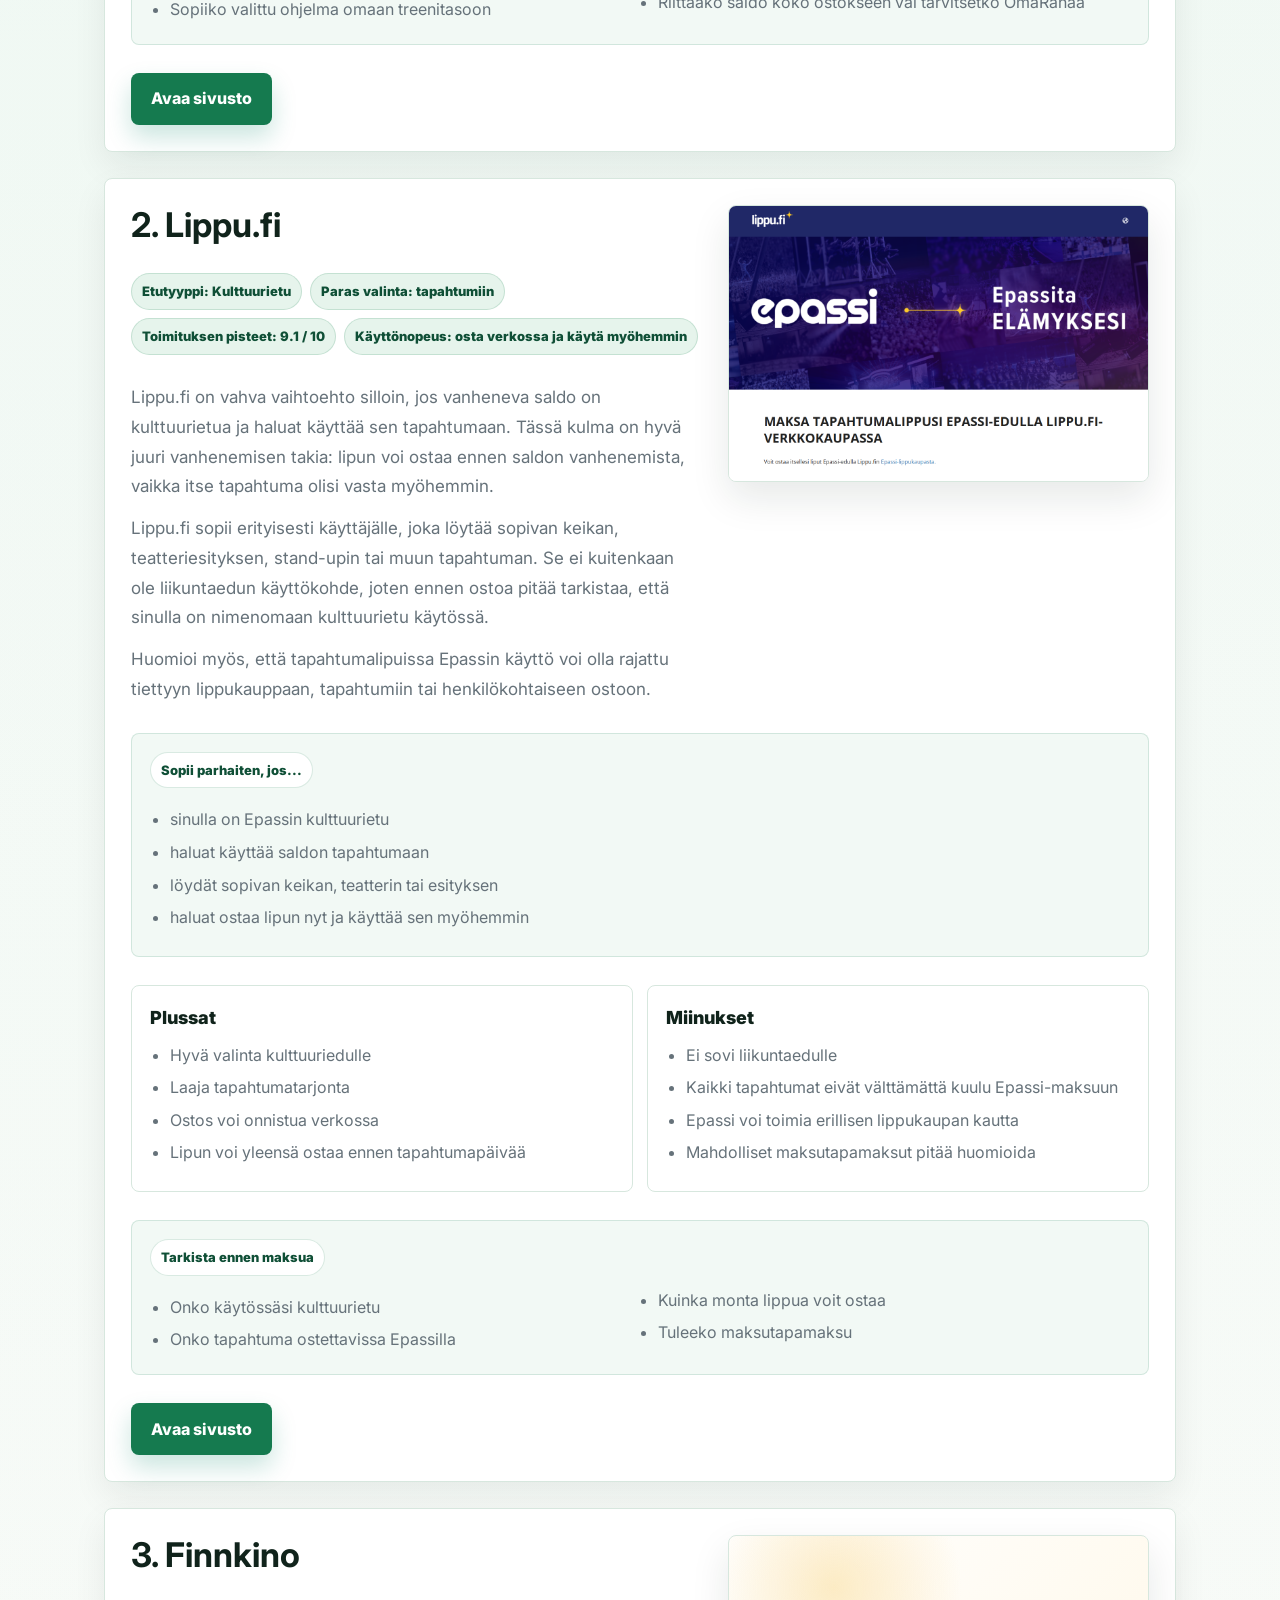
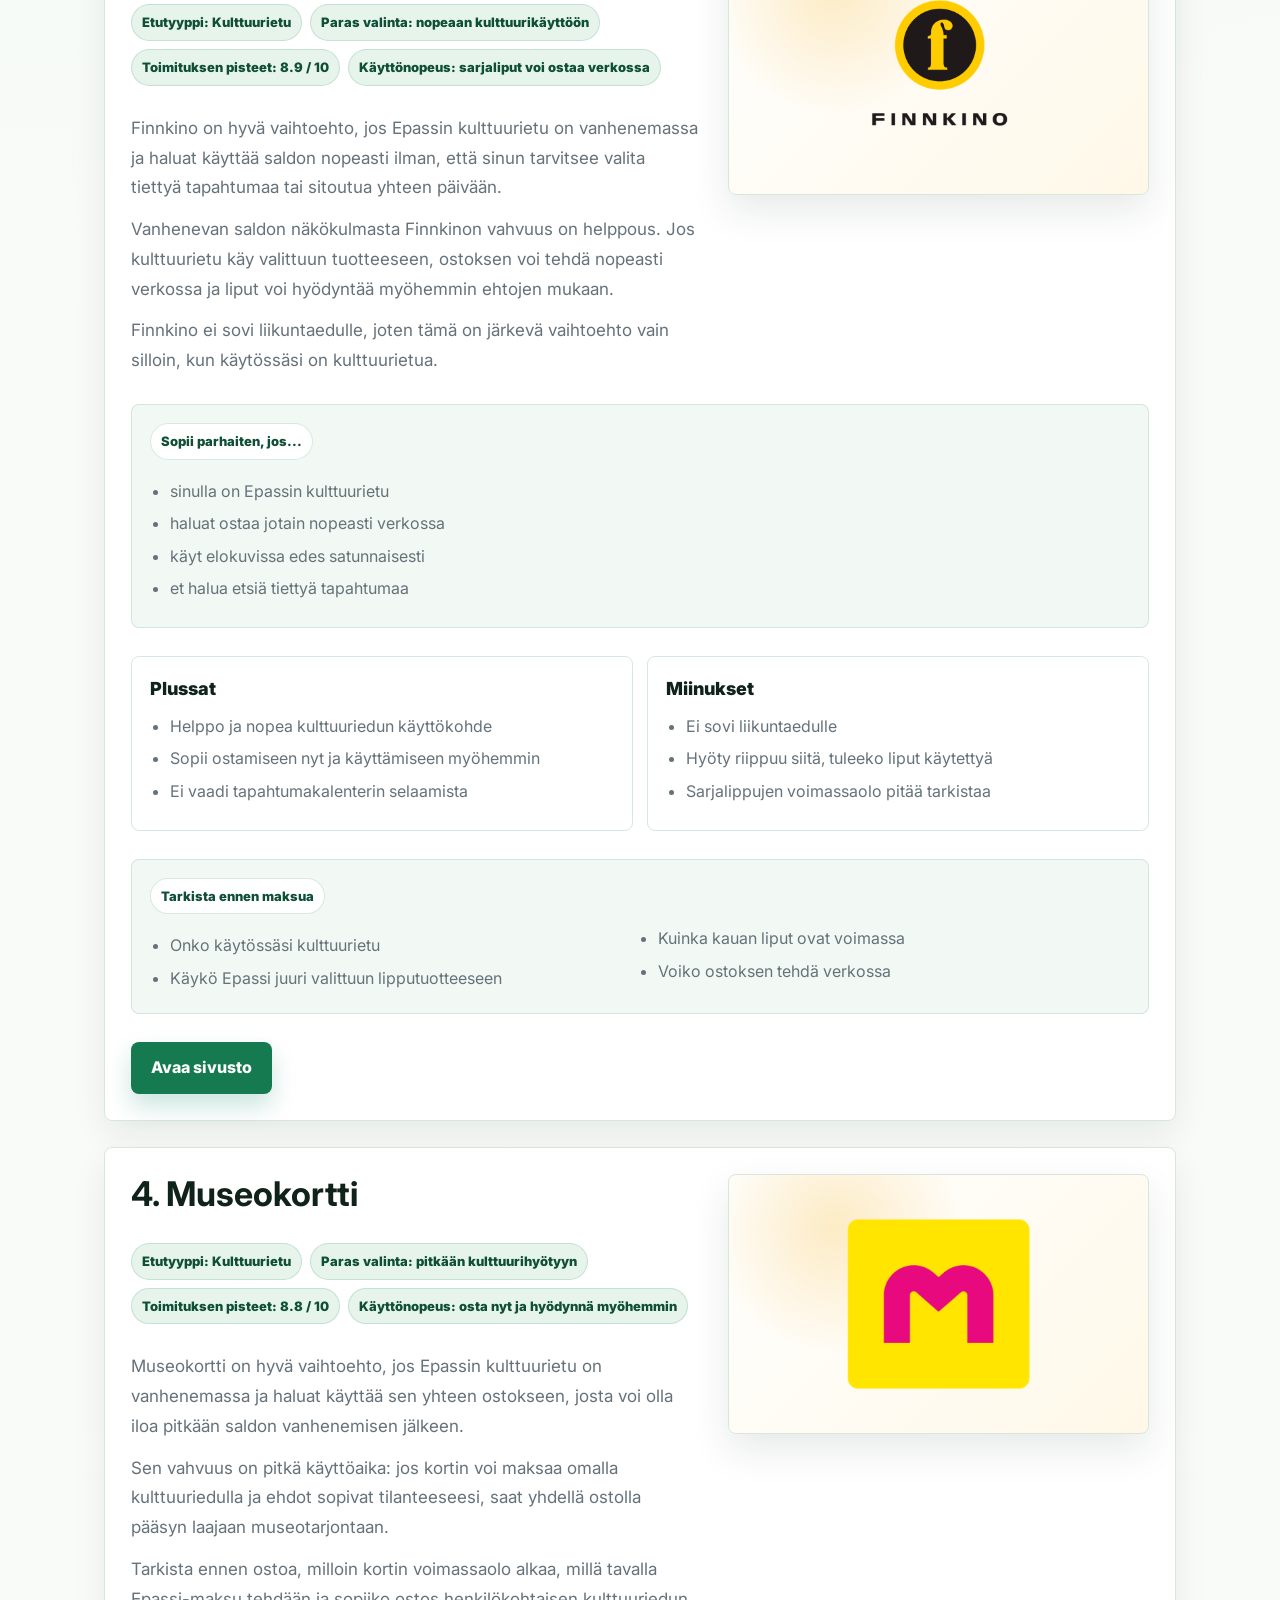
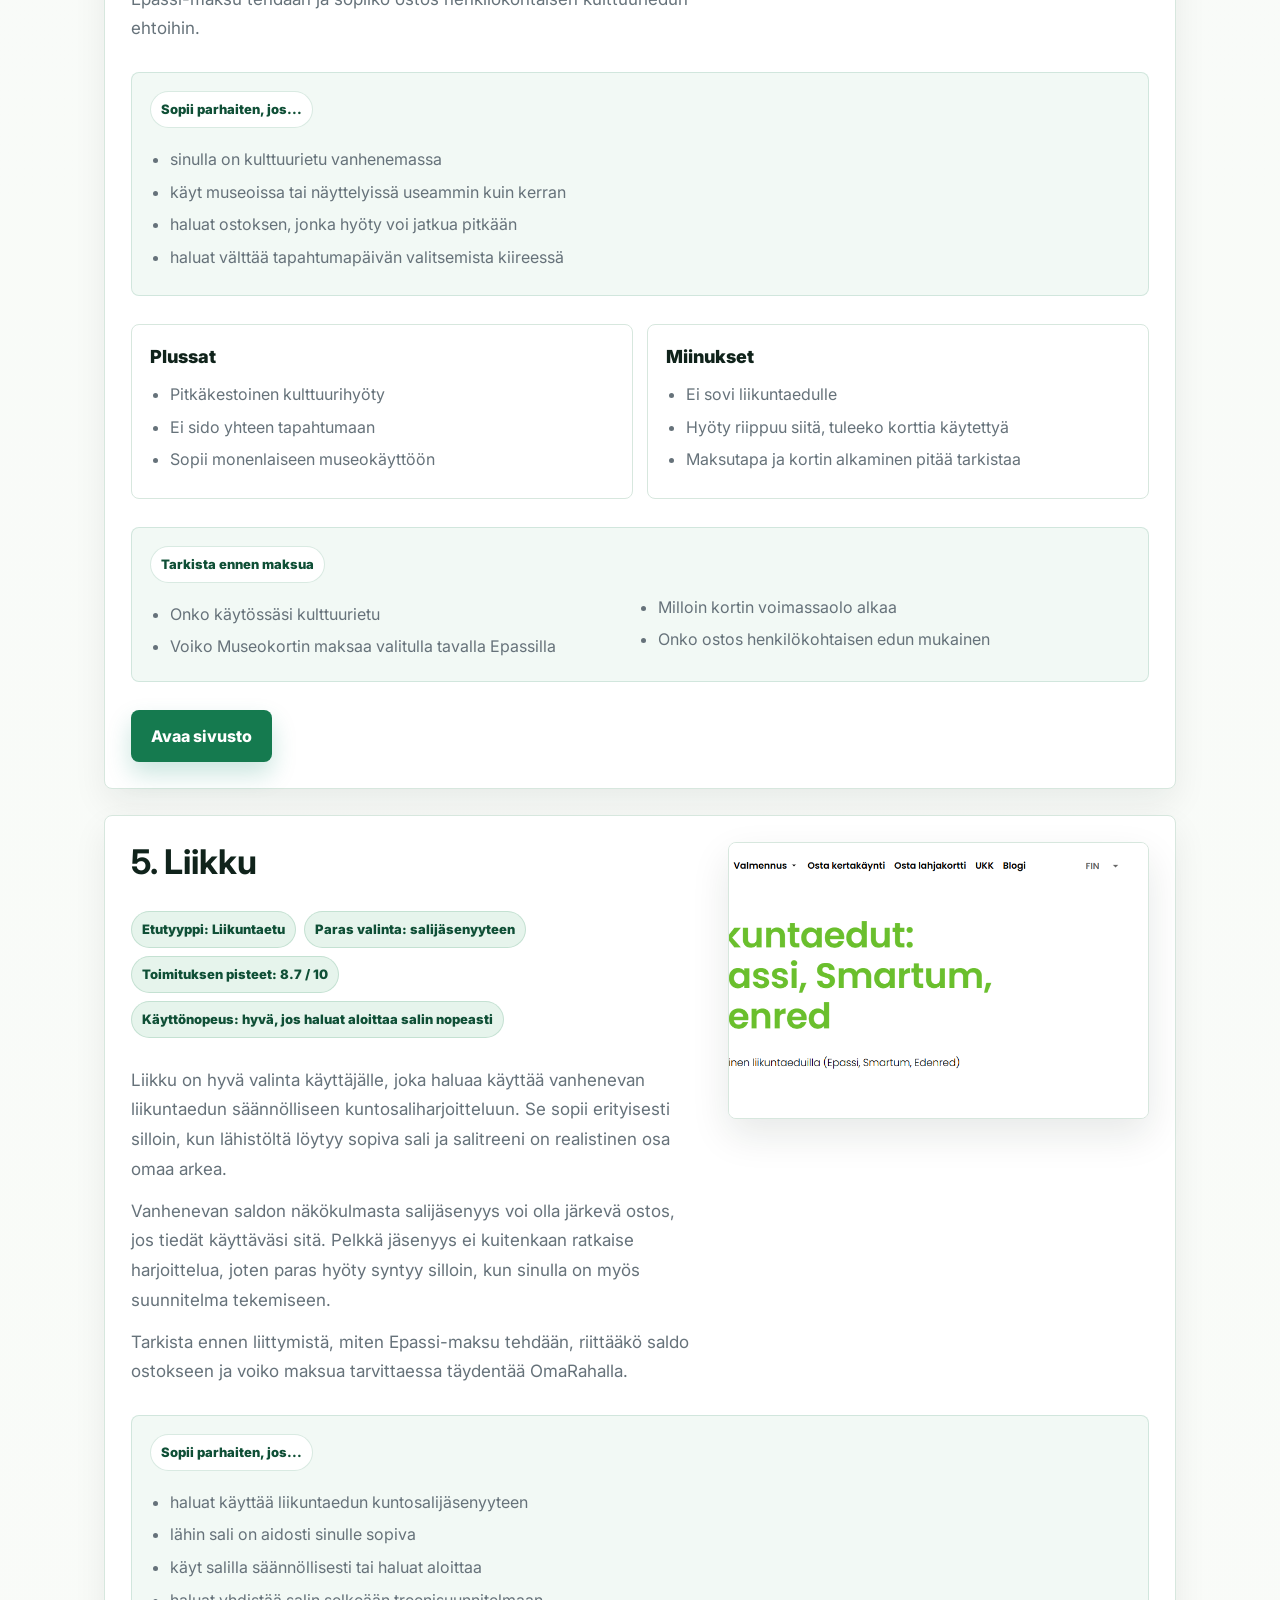
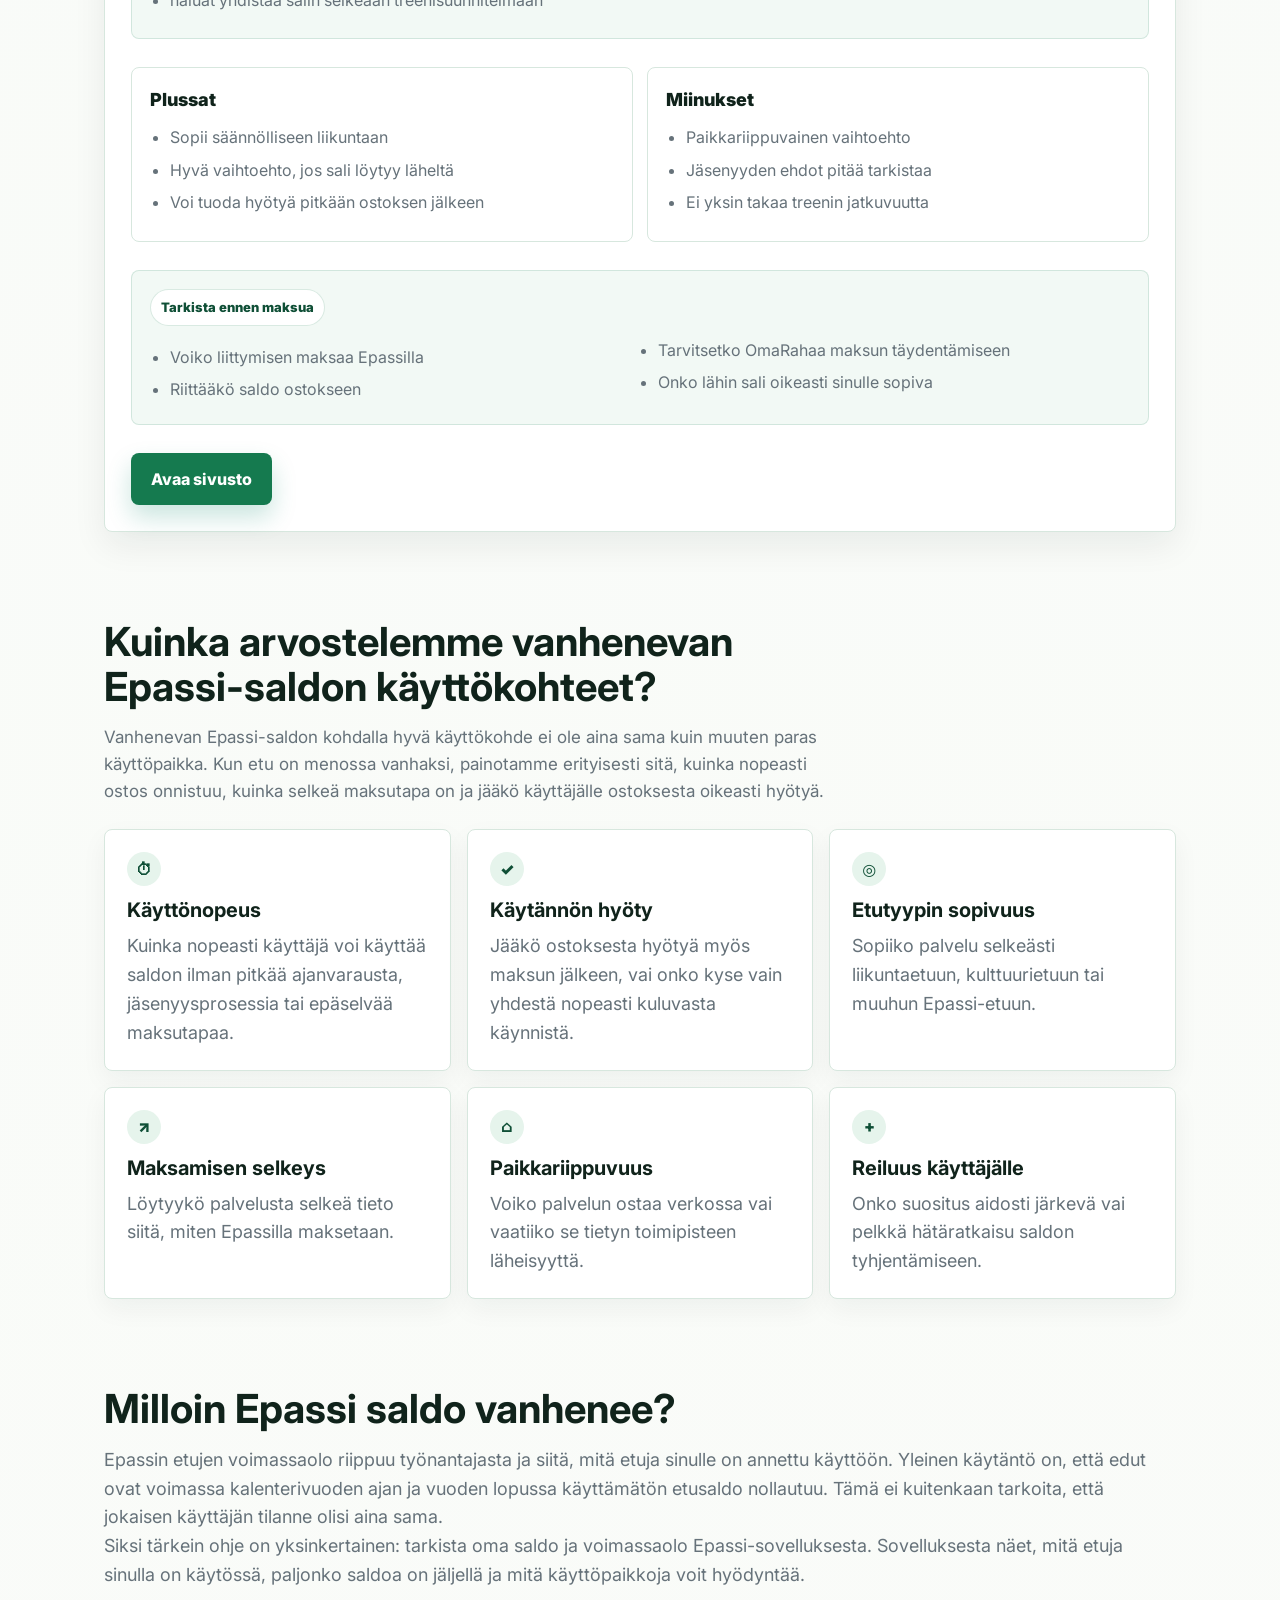
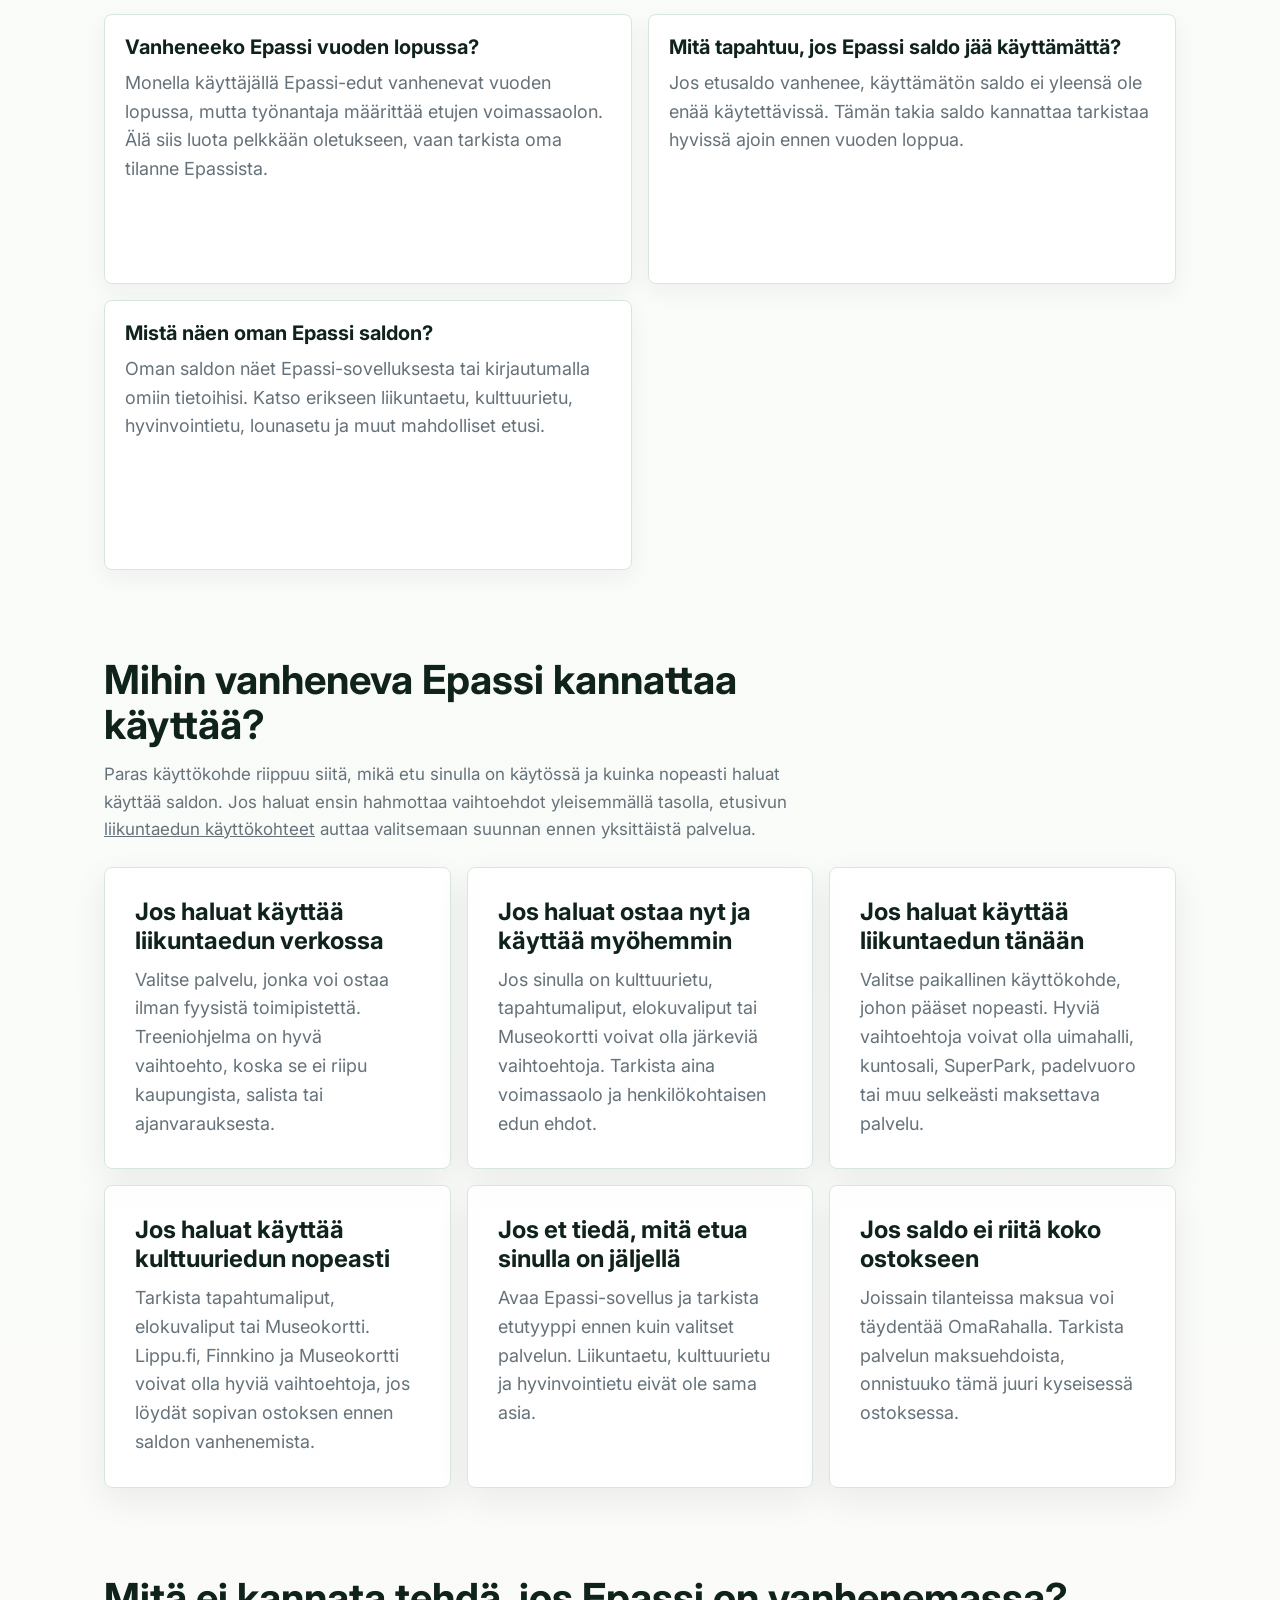
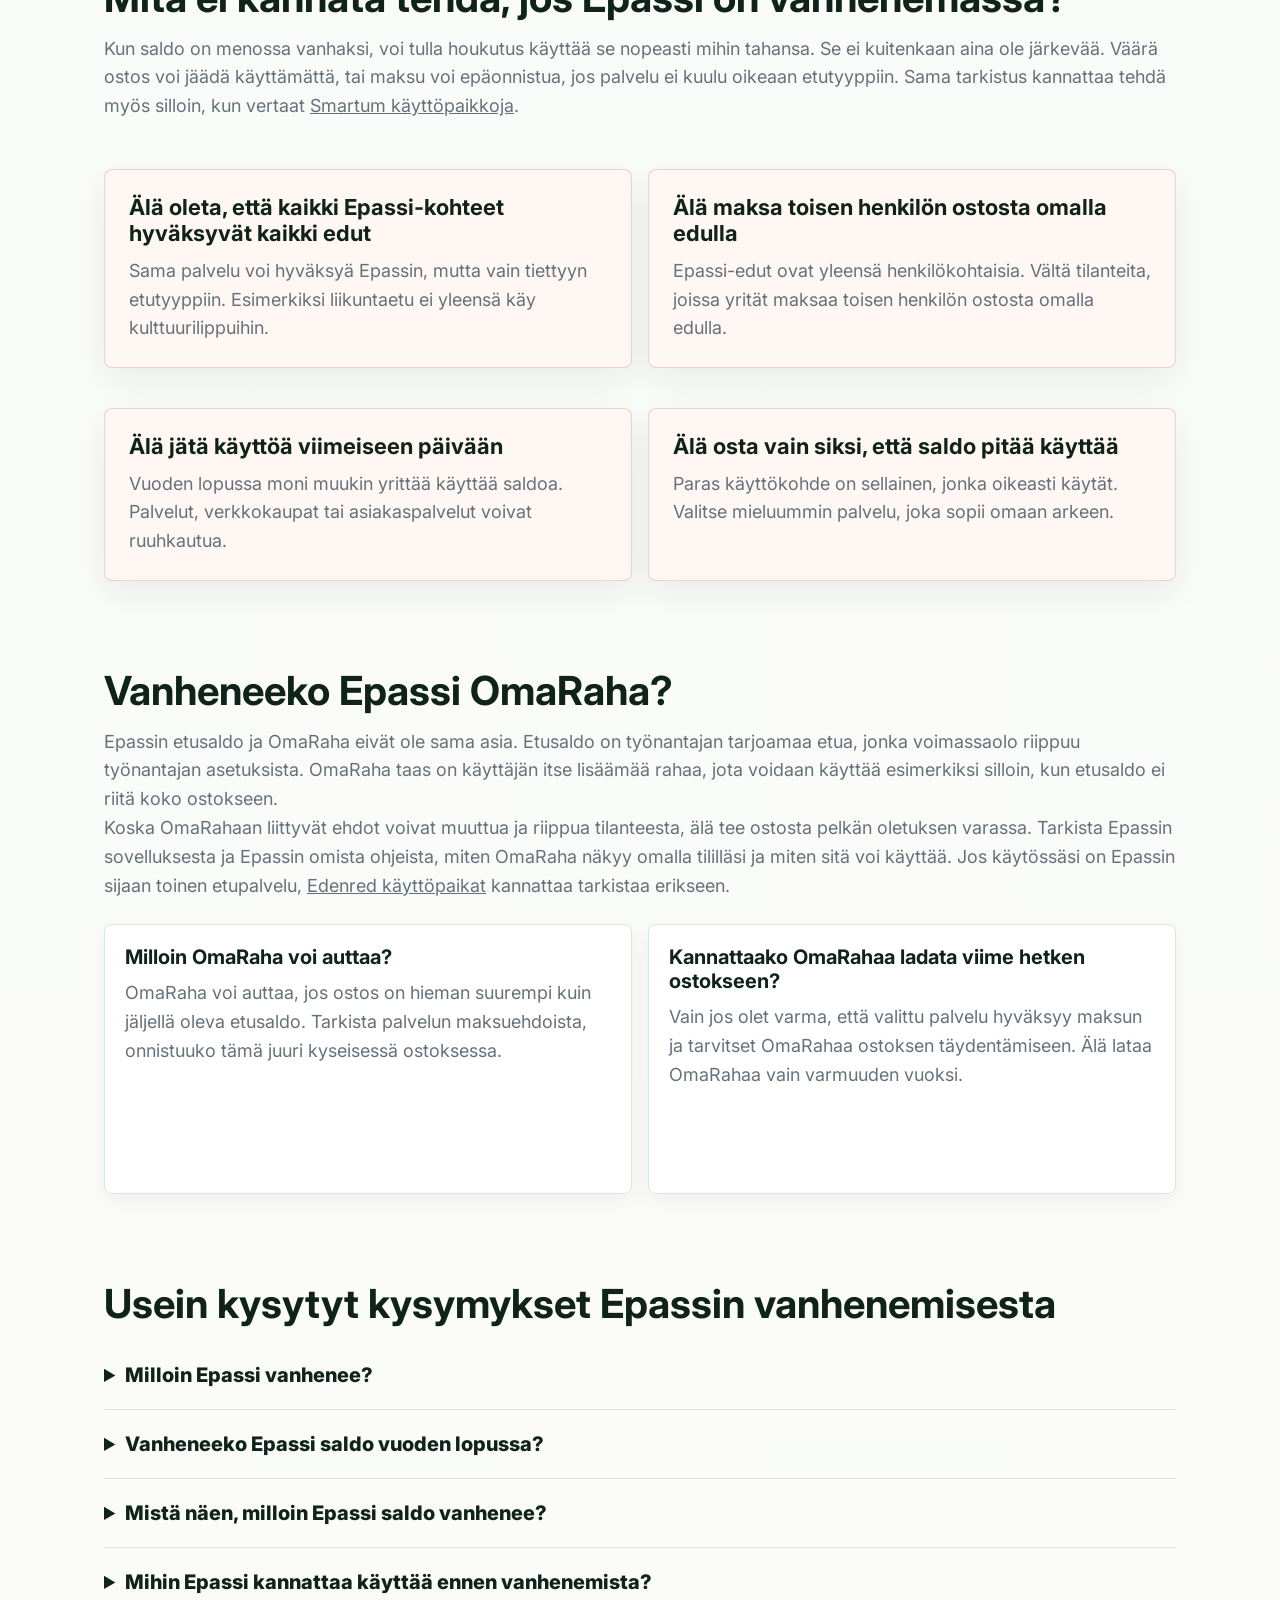
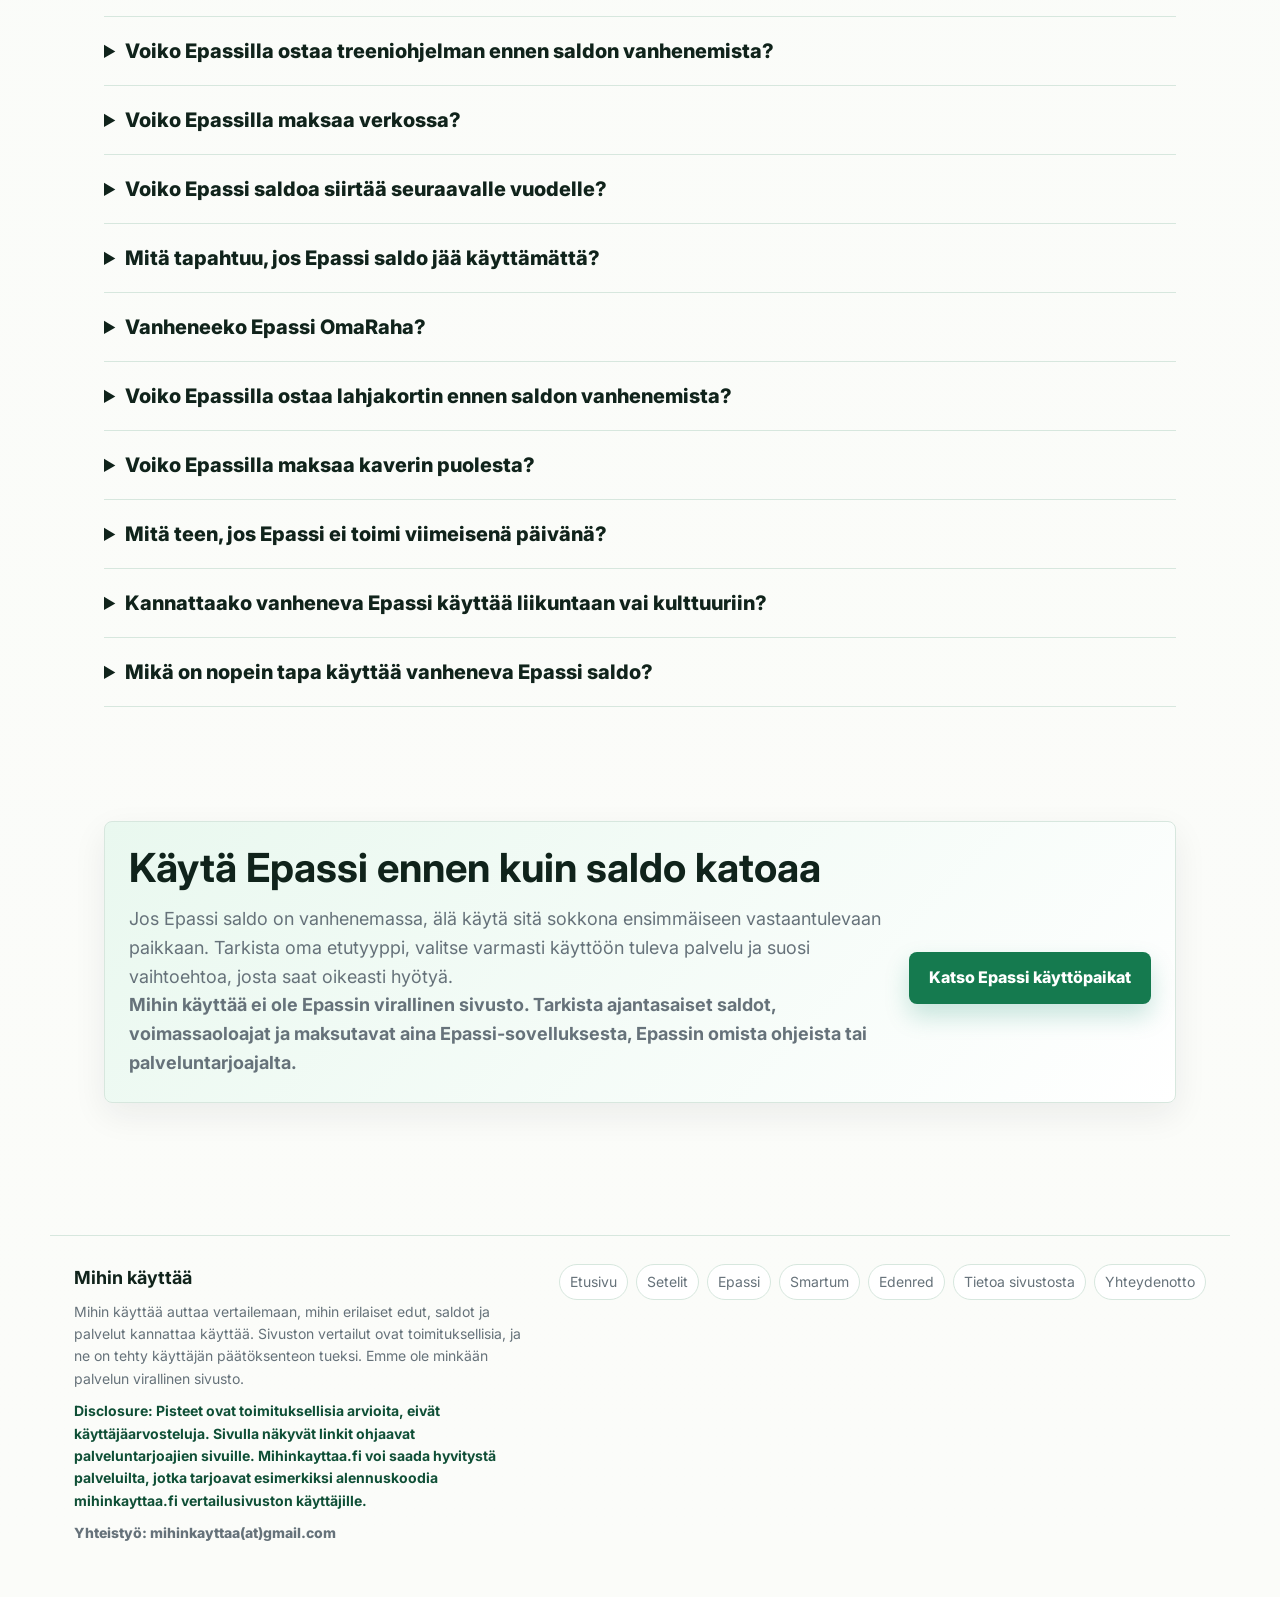
<file: epassi-vanhenee/index.html>
<!doctype html>
<html lang="fi">
  <head>
    <meta charset="utf-8">
    <meta name="viewport" content="width=device-width, initial-scale=1">
    <title>Epassi vanhenee? Vertaile parhaat Epassi käyttökohteet</title>
    <meta name="description" content="Vanheneeko Epassi saldo? Katso milloin Epassi edut yleensä vanhenevat ja vertaa parhaat tavat käyttää saldo ennen vuodenvaihdetta.">
    <link rel="canonical" href="https://mihinkayttaa.fi/epassi-vanhenee/">
    <link rel="stylesheet" href="/styles.css?v=article-meta-20260708">
    <link rel="icon" type="image/png" href="/assets/brand/favicon-512.png">
    <link rel="apple-touch-icon" href="/assets/brand/favicon-512.png">
    <meta property="og:title" content="Epassi vanhenee: parhaat tavat käyttää saldo ennen vuoden loppua">
    <meta property="og:description" content="Katso mihin vanheneva Epassi saldo kannattaa käyttää. Vertailussa nopeita liikunta- ja kulttuurikohteita sekä käytännön vinkit saldon tarkistamiseen.">
    <meta property="og:type" content="article">
    <meta property="og:url" content="https://mihinkayttaa.fi/epassi-vanhenee/">
    <meta property="og:image" content="https://mihinkayttaa.fi/assets/brand/paalogo-cropped.png?v=1dbc981">
    <meta name="twitter:card" content="summary_large_image">
    <meta name="twitter:image" content="https://mihinkayttaa.fi/assets/brand/paalogo-cropped.png?v=1dbc981">
    <script type="application/ld+json">
      {
        "@context": "https://schema.org",
        "@type": "WebPage",
        "name": "Epassi vanhenee: mihin käyttää saldo ennen sen vanhenemista?",
        "description": "Sivulla kerrotaan, milloin Epassi saldo voi vanheta ja mihin saldo kannattaa käyttää ennen voimassaoloajan päättymistä.",
        "url": "https://mihinkayttaa.fi/epassi-vanhenee/",
        "inLanguage": "fi",
        "datePublished": "2026-07-05",
        "dateModified": "2026-07-08",
        "author": {
          "@type": "Organization",
          "name": "Mihin käyttää -toimitus",
          "url": "https://mihinkayttaa.fi/tietoa/"
        },
        "publisher": {
          "@type": "Organization",
          "name": "MihinKayttaa.fi"
        }
      }
    </script>
    <script type="application/ld+json">
      {
        "@context": "https://schema.org",
        "@type": "BreadcrumbList",
        "itemListElement": [
          { "@type": "ListItem", "position": 1, "name": "Etusivu", "item": "https://mihinkayttaa.fi/" },
          { "@type": "ListItem", "position": 2, "name": "Epassi", "item": "https://mihinkayttaa.fi/epassi/" },
          { "@type": "ListItem", "position": 3, "name": "Epassi vanhenee", "item": "https://mihinkayttaa.fi/epassi-vanhenee/" }
        ]
      }
    </script>
    <script type="application/ld+json">
      {
        "@context": "https://schema.org",
        "@type": "ItemList",
        "name": "Parhaat käyttökohteet, jos Epassi on vanhenemassa",
        "itemListElement": [
          { "@type": "ListItem", "position": 1, "name": "Treeniohjelma.fi", "url": "https://treeniohjelma.fi/" },
          { "@type": "ListItem", "position": 2, "name": "Puhti", "url": "https://at.puhti.fi/t/t?a=1299881114&as=2089384816&t=2&tk=1" },
          { "@type": "ListItem", "position": 3, "name": "Lippu.fi", "url": "https://www.lippu.fi/campaign/epassi" },
          { "@type": "ListItem", "position": 4, "name": "Finnkino", "url": "https://www.finnkino.fi/kauppa/kulttuurietusarjaliput/" },
          { "@type": "ListItem", "position": 5, "name": "Museokortti", "url": "https://museot.fi/kulttuuriedut" },
          { "@type": "ListItem", "position": 6, "name": "Liikku", "url": "https://www.liikku.fi/kategoria/liikuntaedut/" },
          { "@type": "ListItem", "position": 7, "name": "SuperPark", "url": "https://superpark.fi/faq-superpark-vantaa/" },
          { "@type": "ListItem", "position": 8, "name": "Urheiluhallit", "url": "https://www.urheiluhallit.fi/hinnasto/maksuvaihtoehdot/" },
          { "@type": "ListItem", "position": 9, "name": "Epassi käyttöpaikkahaku", "url": "https://www.epassi.fi/" }
        ]
      }
    </script>
    <script type="application/ld+json">
      {
        "@context": "https://schema.org",
        "@type": "FAQPage",
        "mainEntity": [
          { "@type": "Question", "name": "Milloin Epassi vanhenee?", "acceptedAnswer": { "@type": "Answer", "text": "Epassin etujen voimassaolo riippuu työnantajasta. Yleensä edut ovat voimassa kalenterivuoden loppuun, mutta tarkka voimassaolo kannattaa aina tarkistaa Epassi-sovelluksesta." } },
          { "@type": "Question", "name": "Vanheneeko Epassi saldo vuoden lopussa?", "acceptedAnswer": { "@type": "Answer", "text": "Monella käyttäjällä käyttämätön etusaldo nollautuu vuoden lopussa. Tämä voi kuitenkin riippua työnantajan määrittämistä ehdoista ja käytössä olevasta etutyypistä." } },
          { "@type": "Question", "name": "Mistä näen, milloin Epassi saldo vanhenee?", "acceptedAnswer": { "@type": "Answer", "text": "Tarkista oma saldo ja voimassaolo Epassi-sovelluksesta tai kirjautumalla omiin tietoihisi. Katso jokainen etutyyppi erikseen, koska saldot voivat olla erillisiä." } },
          { "@type": "Question", "name": "Mihin Epassi kannattaa käyttää ennen vanhenemista?", "acceptedAnswer": { "@type": "Answer", "text": "Hyviä vaihtoehtoja ovat nopeasti ostettavat ja varmasti käyttöön tulevat palvelut. Liikuntaedulle hyvä vaihtoehto voi olla treeniohjelma tai kuntosalijäsenyys. Kulttuuriedulle sopivat esimerkiksi tapahtumaliput, elokuvaliput ja Museokortti." } },
          { "@type": "Question", "name": "Voiko Epassilla ostaa treeniohjelman ennen saldon vanhenemista?", "acceptedAnswer": { "@type": "Answer", "text": "Kyllä, jos palvelu hyväksyy Epassin liikuntaedun ja tuote kuuluu liikuntaedun piiriin. Treeniohjelma voi olla hyvä vaihtoehto, koska siitä voi saada hyötyä pidempään kuin yksittäisestä kertakäynnistä." } },
          { "@type": "Question", "name": "Voiko Epassilla maksaa verkossa?", "acceptedAnswer": { "@type": "Answer", "text": "Kyllä, monissa palveluissa Epassilla voi maksaa verkossa. Maksutapa pitää kuitenkin löytyä kyseisen palvelun ostopolusta tai Epassin hyväksymästä verkkokaupasta." } },
          { "@type": "Question", "name": "Voiko Epassi saldoa siirtää seuraavalle vuodelle?", "acceptedAnswer": { "@type": "Answer", "text": "Yleensä käyttämätöntä etusaldoa ei voi siirtää seuraavalle vuodelle, jos se vanhenee vuoden lopussa. Tarkista kuitenkin oma tilanteesi Epassista ja työnantajasi ohjeista." } },
          { "@type": "Question", "name": "Mitä tapahtuu, jos Epassi saldo jää käyttämättä?", "acceptedAnswer": { "@type": "Answer", "text": "Jos etusaldo vanhenee, käyttämätön saldo ei yleensä ole enää käytettävissä. Tämän takia saldo kannattaa käyttää ennen voimassaoloajan päättymistä." } },
          { "@type": "Question", "name": "Vanheneeko Epassi OmaRaha?", "acceptedAnswer": { "@type": "Answer", "text": "OmaRaha ja työnantajan tarjoama etusaldo ovat eri asioita. Tarkista OmaRahan ajantasaiset ehdot Epassin sovelluksesta tai Epassin omista ohjeista ennen kuin teet oletuksia sen voimassaolosta." } },
          { "@type": "Question", "name": "Voiko Epassilla ostaa lahjakortin ennen saldon vanhenemista?", "acceptedAnswer": { "@type": "Answer", "text": "Tämä riippuu palvelusta, etutyypistä ja Epassin ehdoista. Koska Epassi-edut ovat yleensä henkilökohtaisia, lahjakorttien ostamiseen kannattaa suhtautua varovasti ja tarkistaa palveluntarjoajan ohjeet ennen maksua." } },
          { "@type": "Question", "name": "Voiko Epassilla maksaa kaverin puolesta?", "acceptedAnswer": { "@type": "Answer", "text": "Yleensä ei. Epassi-edut ovat henkilökohtaisia, joten niitä ei ole tarkoitettu toisen henkilön ostosten maksamiseen." } },
          { "@type": "Question", "name": "Mitä teen, jos Epassi ei toimi viimeisenä päivänä?", "acceptedAnswer": { "@type": "Answer", "text": "Tarkista ensin saldo, etutyyppi ja maksutapa. Jos maksu ei onnistu, kokeile toista käyttöpaikkaa tai palvelua, jossa Epassi-maksutapa on selkeä. Älä jätä käyttöä aivan viimeiseen hetkeen, jos saldo on merkittävä." } },
          { "@type": "Question", "name": "Kannattaako vanheneva Epassi käyttää liikuntaan vai kulttuuriin?", "acceptedAnswer": { "@type": "Answer", "text": "Se riippuu siitä, mikä etu sinulla on käytössä. Liikuntaetu sopii omaan liikuntaan, kuten treeniohjelmiin ja kuntosalipalveluihin. Kulttuurietu sopii esimerkiksi tapahtumiin, elokuviin ja museoihin." } },
          { "@type": "Question", "name": "Mikä on nopein tapa käyttää vanheneva Epassi saldo?", "acceptedAnswer": { "@type": "Answer", "text": "Nopeimpia vaihtoehtoja ovat verkossa ostettavat palvelut, kuten treeniohjelmat, tapahtumaliput, elokuvaliput tai Museokortti. Paikalliset käyttökohteet voivat myös toimia hyvin, jos maksutapa on selkeä ja ehdit käydä paikassa ennen saldon vanhenemista." } }
        ]
      }
    </script>
  </head>
  <body>
    <header class="site-header">
      <a class="brand" href="/" aria-label="MihinKayttaa.fi etusivu">
        <img class="brand-logo" src="/assets/brand/vaaka-logo-cropped.png?v=1dbc981" alt="Mihin käyttää?">
      </a>
      <nav aria-label="Päävalikko">
        <a href="/epassi/">Epassi</a>
        <a href="/smartum/">Smartum</a>
        <a href="/edenred/">Edenred</a>
      </nav>
    </header>

    <main>
      <article class="article hub-article expiry-page">
        <header class="article-header expiry-hero">
          <div>
            <p class="brand-slogan">Käytä etusi fiksummin.</p>
            <p class="eyebrow">Epassi saldo vanhenee</p>
            <h1>Epassi vanhenee: mihin käyttää saldo ennen edun vanhenemista?</h1>
            <p class="article-meta">Kirjoittanut Mihin käyttää -toimitus • Viimeksi päivitetty 8.7.2026 • Osa linkeistä on kaupallisia</p>
            <p class="lead">Jos Epassi-saldo on jäämässä käyttämättä, tärkeintä on tarkistaa ensin oma voimassaoloaika Epassi-sovelluksesta. Yleensä työnantajan tarjoamat edut ovat voimassa kalenterivuoden loppuun, mutta työnantaja voi määrittää etujen voimassaolon eri tavoin. Kokosimme alle nopeat ja järkevät käyttökohteet, kun Epassi vanhenee tai on lähellä vanheta ilman käyttöä.</p>
            <div class="hero-actions">
              <a class="button primary" href="#parhaat-kohteet">Katso nopeasti parhaat käyttöpaikat</a>
            </div>
          </div>
          <div class="expiry-illustration" role="img" aria-label="Epassi saldo vanhenee ja käyttökohteiden vertailu">
            <div class="phone-card">
              <span>Saldo</span>
              <strong>vanhenee pian</strong>
              <small>Tarkista voimassaolo sovelluksesta</small>
            </div>
            <div class="calendar-card">
              <span>12</span>
              <strong>vuoden loppu</strong>
            </div>
            <div class="check-card-mini">✓</div>
          </div>
        </header>

        <section class="ranking-section hub-ranking" id="parhaat-kohteet" aria-labelledby="expiry-ranking-title">
          <div class="section-heading stacked-heading">
            <h2 id="expiry-ranking-title">Parhaat käyttökohteet, jos Epassi on vanhenemassa</h2>
            <p>Valitsimme listaan kohteita, jotka sopivat erityisesti tilanteeseen, jossa Epassi saldo pitää käyttää nopeasti ja järkevästi. Mukana on vaihtoehtoja sekä liikuntaedulle että kulttuuriedulle, koska vanheneva saldo voi olla eri käyttäjillä eri etutyypissä.</p>
          </div>
          <div class="ranking-trust-row" aria-label="Vertailun perusteet">
            <span>Painotimme vertailussa sitä, kuinka nopeasti etu on käytettävissä, kuinka selkeä maksuprosessi on, ja minkälaisen hyödyn saat.</span>
            <span>Päivitetty 8.7.2026</span>
          </div>

          <ol class="ranked-list expiry-ranked-list">
            <li class="ranked-item featured">
              <div class="rank-number">1</div>
              <div class="rank-brand"><span class="rank-icon rank-logo icon-treeniohjelma" aria-hidden="true"><img src="/assets/logos/treeniohjelma.svg" alt=""></span><span class="rank-badge">Paras pitkä hyöty</span><strong>Treeniohjelma.fi</strong><small>Liikuntaetu</small></div>
              <div class="rank-details"><h3>Treeniohjelmat Epassilla</h3><p class="rank-speed">Osta verkossa ja ota käyttöön heti.</p><ul><li>Sopii tavoitteelliseen salitreeniin ja omatoimiseen harjoitteluun</li><li>Ei ole sidottu tiettyyn kaupunkiin, saliin tai toimipisteeseen</li><li>Epassi mukana maksutapana suoraan ostopolussa</li></ul></div>
              <div class="rank-score" aria-label="Toimituksen pisteet 9.6 / 10"><span>Toimituksen pisteet</span><strong>9.6 / 10</strong></div>
              <a class="rank-cta" href="https://treeniohjelma.fi/" target="_blank" rel="noopener">Avaa sivusto</a>
            </li>
            <li class="ranked-item">
              <div class="rank-number">2</div>
              <div class="rank-brand"><span class="rank-icon rank-logo icon-puhti" aria-hidden="true"><img src="/assets/logos/puhti.png" alt=""></span><span class="rank-badge muted">Paras hyvinvointiedulle</span><strong>Puhti</strong><small>Hyvinvointi / terveysetu</small></div>
              <div class="rank-details"><h3>Laboratoriotestit vanhenevalla Epassilla</h3><p class="rank-speed">Tilaa verkossa ennen saldon vanhenemista.</p><ul><li>Testit tilataan Puhdin verkkosivuilta ennen näytteenottoa</li><li>Ei vaadi, että käytät etua heti liikuntapaikassa</li><li>Sopii käyttäjälle, jolla on Epassin hyvinvointi- tai terveysetu</li></ul></div>
              <div class="rank-score" aria-label="Toimituksen pisteet 9.2 / 10"><span>Toimituksen pisteet</span><strong>9.2 / 10</strong></div>
              <a class="rank-cta" href="https://at.puhti.fi/t/t?a=1299881114&amp;as=2089384816&amp;t=2&amp;tk=1" target="_blank" rel="sponsored noopener">Avaa sivusto</a>
            </li>
            <li class="ranked-item">
              <div class="rank-number">3</div>
              <div class="rank-brand"><span class="rank-icon rank-logo icon-lippu" aria-hidden="true"><img src="/assets/logos/lippu-fi.png" alt=""></span><span class="rank-badge muted">Paras kulttuuriedulle</span><strong>Lippu.fi</strong><small>Kulttuurietu</small></div>
              <div class="rank-details"><h3>Tapahtumaliput Epassilla</h3><p class="rank-speed">Osta lippu verkossa ja käytä myöhemmin.</p><ul><li>Sopii keikkoihin, teatteriin, stand-upiin ja tapahtumiin</li><li>Hyvä vaihtoehto, jos sinulla on kulttuurietu vanhenemassa</li><li>Tarkista lipunmyyjän Epassi-ohje ennen ostoa</li></ul></div>
              <div class="rank-score" aria-label="Toimituksen pisteet 9.1 / 10"><span>Toimituksen pisteet</span><strong>9.1 / 10</strong></div>
              <a class="rank-cta" href="https://www.lippu.fi/campaign/epassi" target="_blank" rel="noopener">Avaa sivusto</a>
            </li>
            <li class="ranked-item">
              <div class="rank-number">4</div>
              <div class="rank-brand"><span class="rank-icon rank-logo icon-finnkino" aria-hidden="true"><img src="/assets/logos/finnkino.png" alt=""></span><span class="rank-badge muted">Nopea kulttuurivalinta</span><strong>Finnkino</strong><small>Kulttuurietu</small></div>
              <div class="rank-details"><h3>Elokuvaliput kulttuuriedulla</h3><p class="rank-speed">Osta sarjaliput verkossa ja käytä myöhemmin.</p><ul><li>Sopii elokuvalippuihin ja sarjalippuihin</li><li>Hyvä vaihtoehto, jos et vielä tiedä tarkkaa tapahtumaa</li><li>Tarkista henkilökohtaisen kulttuuriedun ehdot ennen ostoa</li></ul></div>
              <div class="rank-score" aria-label="Toimituksen pisteet 8.9 / 10"><span>Toimituksen pisteet</span><strong>8.9 / 10</strong></div>
              <a class="rank-cta" href="https://www.finnkino.fi/kauppa/kulttuurietusarjaliput/" target="_blank" rel="noopener">Avaa sivusto</a>
            </li>
            <li class="ranked-item">
              <div class="rank-number">5</div>
              <div class="rank-brand"><span class="rank-icon rank-logo icon-museokortti" aria-hidden="true"><img src="/assets/logos/museokortti.png" alt=""></span><span class="rank-badge muted">Pitkä kulttuurihyöty</span><strong>Museokortti</strong><small>Kulttuurietu</small></div>
              <div class="rank-details"><h3>Museokortti kulttuuriedulla</h3><p class="rank-speed">Osta nyt ja hyödynnä myöhemmin.</p><ul><li>Sopii museoihin ja näyttelyihin</li><li>Hyvä vaihtoehto pitkäkestoiseen kulttuurihyötyyn</li><li>Tarkista maksutapa ja kortin voimassaolon alkaminen</li></ul></div>
              <div class="rank-score" aria-label="Toimituksen pisteet 8.8 / 10"><span>Toimituksen pisteet</span><strong>8.8 / 10</strong></div>
              <a class="rank-cta" href="https://museot.fi/kulttuuriedut" target="_blank" rel="noopener">Avaa sivusto</a>
            </li>
            <li class="ranked-item">
              <div class="rank-number">6</div>
              <div class="rank-brand"><span class="rank-icon rank-logo icon-liikku" aria-hidden="true"><img src="/assets/logos/liikku.png" alt=""></span><span class="rank-badge muted">Paras salijäsenyyteen</span><strong>Liikku</strong><small>Liikuntaetu</small></div>
              <div class="rank-details"><h3>Kuntosalijäsenyys Epassilla</h3><p class="rank-speed">Hyvä, jos haluat aloittaa salin nopeasti.</p><ul><li>Sopii omatoimiseen salitreeniin</li><li>Hyvä valinta, jos lähistöltä löytyy sopiva sali</li><li>Toimii parhaiten, kun sinulla on selkeä treenisuunnitelma</li></ul></div>
              <div class="rank-score" aria-label="Toimituksen pisteet 8.7 / 10"><span>Toimituksen pisteet</span><strong>8.7 / 10</strong></div>
              <a class="rank-cta" href="https://www.liikku.fi/kategoria/liikuntaedut/" target="_blank" rel="noopener">Avaa sivusto</a>
            </li>
            <li class="ranked-item">
              <div class="rank-number">7</div>
              <div class="rank-brand"><span class="rank-icon rank-logo icon-superpark" aria-hidden="true"><img src="/assets/logos/superpark.svg" alt=""></span><span class="rank-badge muted">Paras kertakäyntiin</span><strong>SuperPark</strong><small>Liikuntaetu</small></div>
              <div class="rank-details"><h3>Aktiivinen vapaa-aika Epassilla</h3><p class="rank-speed">Hyvä, jos ehdit käydä paikan päällä.</p><ul><li>Hyvä vaihtoehto, jos sali tai uinti ei innosta</li><li>Sopii rennompaan liikunnalliseen tekemiseen</li><li>Tarkista, voiko lipun ostaa verkossa vai paikan päällä</li></ul></div>
              <div class="rank-score" aria-label="Toimituksen pisteet 8.6 / 10"><span>Toimituksen pisteet</span><strong>8.6 / 10</strong></div>
              <a class="rank-cta" href="https://superpark.fi/faq-superpark-vantaa/" target="_blank" rel="noopener">Avaa sivusto</a>
            </li>
            <li class="ranked-item">
              <div class="rank-number">8</div>
              <div class="rank-brand"><span class="rank-icon rank-logo icon-urheiluhallit" aria-hidden="true"><img src="/assets/logos/urheiluhallit.svg" alt=""></span><span class="rank-badge muted">Matala kynnys</span><strong>Urheiluhallit</strong><small>Liikuntaetu</small></div>
              <div class="rank-details"><h3>Uinti, sali ja ryhmäliikunta Epassilla</h3><p class="rank-speed">Hyvä, jos toimipiste löytyy läheltä ja ehdit käydä.</p><ul><li>Sopii uintiin, vesiliikuntaan, saliin ja ryhmäliikuntaan</li><li>Hyvä vaihtoehto aloittelijalle tai satunnaiselle liikkujalle</li><li>Saatavuus riippuu omasta sijainnista</li></ul></div>
              <div class="rank-score" aria-label="Toimituksen pisteet 8.5 / 10"><span>Toimituksen pisteet</span><strong>8.5 / 10</strong></div>
              <a class="rank-cta" href="https://www.urheiluhallit.fi/hinnasto/maksuvaihtoehdot/" target="_blank" rel="noopener">Avaa sivusto</a>
            </li>
            <li class="ranked-item">
              <div class="rank-number">9</div>
              <div class="rank-brand"><span class="rank-icon" aria-hidden="true">E</span><span class="rank-badge muted">Tarkista lähialue</span><strong>Epassi käyttöpaikkahaku</strong><small>Kaikki etutyypit</small></div>
              <div class="rank-details"><h3>Etsi lähin Epassi käyttöpaikka</h3><p class="rank-speed">Paras paikalliseen tarkistukseen.</p><ul><li>Näet oman alueen käyttöpaikat</li><li>Voit rajata käyttökohteita etutyypin mukaan</li><li>Tarkista aina ajantasainen tieto ennen maksua</li></ul></div>
              <div class="rank-score" aria-label="Toimituksen pisteet 8.2 / 10"><span>Toimituksen pisteet</span><strong>8.2 / 10</strong></div>
              <a class="rank-cta" href="https://www.epassi.fi/" target="_blank" rel="noopener">Avaa haku</a>
            </li>
          </ol>

          <nav class="toc expiry-toc" aria-label="Pikanavigaatio">
            <a href="#parhaat-kohteet">Parhaat kohteet</a>
            <a href="#vertailu">Vertailu</a>
            <a href="#arvostelu">Arvostelu</a>
            <a href="#milloin">Milloin vanhenee</a>
            <a href="#ukk">FAQ</a>
          </nav>
        </section>

        <section class="content-section hub-section" id="vertailu">
          <div class="section-heading stacked-heading">
            <h2>Parhaat kohteet tarkemmin vertailussa</h2>
            <p>Toplista auttaa valitsemaan nopeasti, mutta alla avaamme tarkemmin viisi vahvinta vaihtoehtoa. Näissä painottuu erityisesti se, että saldo voidaan käyttää järkevästi ennen vanhenemista, eikä ostos jää pelkäksi hätäiseksi viime hetken ratkaisuksi.</p>
          </div>

          <div class="service-review-list expiry-review-list">
            <article class="service-review-card" id="treeniohjelma">
              <div class="service-review-content">
                <h3>1. Treeniohjelma.fi</h3>
                <div class="service-meta"><span>Etutyyppi: Liikuntaetu</span><span>Paras valinta: pitkäkestoiseen hyötyyn</span><span>Toimituksen pisteet: 9.6 / 10</span><span>Käyttönopeus: verkossa nopeasti</span></div>
                <div class="service-review-copy">
                  <p>Treeniohjelma.fi on vertailumme paras valinta käyttäjälle, joka haluaa käyttää vanhenevan Epassi liikuntaedun johonkin, mistä on hyötyä vielä maksun jälkeenkin. Siinä missä yksittäinen liikuntakäynti on nopeasti ohi, valmis treeniohjelma voi antaa rungon harjoitteluun useiksi viikoiksi.</p>
                  <p>Palvelun vahvuus on se, että ostos ei ole sidottu tiettyyn kaupunkiin, saliin tai toimipisteeseen. Treeniohjelma sopii käyttäjälle, joka käy jo kuntosalilla tai haluaa aloittaa omatoimisen harjoittelun selkeän suunnitelman avulla.</p>
                  <p>Epassin näkökulmasta tärkeä etu on myös maksamisen helppous: Epassi on mukana maksutapana suoraan ostopolussa. Käyttäjän kannattaa silti tarkistaa ennen ostoa, että käytössä on oikea etutyyppi ja että valittu tuote sopii omaan tavoitteeseen.</p>
                </div>
                <figure class="service-preview"><img src="/assets/previews/treeniohjelma-epassi-preview.png" alt="Treeniohjelma.fi verkkosivun esikatselu vanhenevan Epassi liikuntaedun käyttöön"></figure>
                <div class="service-fit-box"><strong>Sopii parhaiten, jos...</strong><ul><li>haluat käyttää liikuntaedun pidempään hyötyyn</li><li>käyt kuntosalilla tai haluat aloittaa salitreenin</li><li>kaipaat valmista suunnitelmaa omatoimiseen harjoitteluun</li><li>et halua sitoutua kalliiseen henkilökohtaiseen valmennukseen</li></ul></div>
                <div class="pros-cons-grid"><div><strong>Plussat</strong><ul><li>Hyödyttää pidempään kuin yksittäinen käynti</li><li>Ei riipu omasta paikkakunnasta</li><li>Sopii hyvin kuntosalijäsenyyden rinnalle</li><li>Epassi mukana maksutapana ostopolussa</li></ul></div><div><strong>Miinukset</strong><ul><li>Ei tarjoa fyysistä treenipaikkaa</li><li>Vaatii omaa tekemistä ja säännöllisyyttä</li><li>Ei ole paras valinta, jos et aio käydä salilla</li></ul></div></div>
                <div class="service-fit-box check-mini"><strong>Tarkista ennen maksua</strong><ul><li>Onko sinulla käytössä Epassin liikuntaetu</li><li>Sopiiko valittu ohjelma omaan treenitasoon</li><li>Saatko ohjelman käyttöösi heti ostamisen jälkeen</li><li>Riittääkö saldo koko ostokseen vai tarvitsetko OmaRahaa</li></ul></div>
                <a class="button primary service-cta" href="https://treeniohjelma.fi/" target="_blank" rel="noopener">Avaa sivusto</a>
              </div>
            </article>

            <article class="service-review-card" id="lippu-fi">
              <div class="service-review-content">
                <h3>2. Lippu.fi</h3>
                <div class="service-meta"><span>Etutyyppi: Kulttuurietu</span><span>Paras valinta: tapahtumiin</span><span>Toimituksen pisteet: 9.1 / 10</span><span>Käyttönopeus: osta verkossa ja käytä myöhemmin</span></div>
                <div class="service-review-copy"><p>Lippu.fi on vahva vaihtoehto silloin, jos vanheneva saldo on kulttuurietua ja haluat käyttää sen tapahtumaan. Tässä kulma on hyvä juuri vanhenemisen takia: lipun voi ostaa ennen saldon vanhenemista, vaikka itse tapahtuma olisi vasta myöhemmin.</p><p>Lippu.fi sopii erityisesti käyttäjälle, joka löytää sopivan keikan, teatteriesityksen, stand-upin tai muun tapahtuman. Se ei kuitenkaan ole liikuntaedun käyttökohde, joten ennen ostoa pitää tarkistaa, että sinulla on nimenomaan kulttuurietu käytössä.</p><p>Huomioi myös, että tapahtumalipuissa Epassin käyttö voi olla rajattu tiettyyn lippukauppaan, tapahtumiin tai henkilökohtaiseen ostoon.</p></div>
                <figure class="service-preview"><img src="/assets/previews/lippu-fi-epassi-preview.png" alt="Lippu.fi tapahtumalippujen esikatselu Epassi kulttuuriedulle"></figure>
                <div class="service-fit-box"><strong>Sopii parhaiten, jos...</strong><ul><li>sinulla on Epassin kulttuurietu</li><li>haluat käyttää saldon tapahtumaan</li><li>löydät sopivan keikan, teatterin tai esityksen</li><li>haluat ostaa lipun nyt ja käyttää sen myöhemmin</li></ul></div>
                <div class="pros-cons-grid"><div><strong>Plussat</strong><ul><li>Hyvä valinta kulttuuriedulle</li><li>Laaja tapahtumatarjonta</li><li>Ostos voi onnistua verkossa</li><li>Lipun voi yleensä ostaa ennen tapahtumapäivää</li></ul></div><div><strong>Miinukset</strong><ul><li>Ei sovi liikuntaedulle</li><li>Kaikki tapahtumat eivät välttämättä kuulu Epassi-maksuun</li><li>Epassi voi toimia erillisen lippukaupan kautta</li><li>Mahdolliset maksutapamaksut pitää huomioida</li></ul></div></div>
                <div class="service-fit-box check-mini"><strong>Tarkista ennen maksua</strong><ul><li>Onko käytössäsi kulttuurietu</li><li>Onko tapahtuma ostettavissa Epassilla</li><li>Kuinka monta lippua voit ostaa</li><li>Tuleeko maksutapamaksu</li></ul></div>
                <a class="button primary service-cta" href="https://www.lippu.fi/campaign/epassi" target="_blank" rel="noopener">Avaa sivusto</a>
              </div>
            </article>

            <article class="service-review-card" id="finnkino">
              <div class="service-review-content">
                <h3>3. Finnkino</h3>
                <div class="service-meta"><span>Etutyyppi: Kulttuurietu</span><span>Paras valinta: nopeaan kulttuurikäyttöön</span><span>Toimituksen pisteet: 8.9 / 10</span><span>Käyttönopeus: sarjaliput voi ostaa verkossa</span></div>
                <div class="service-review-copy"><p>Finnkino on hyvä vaihtoehto, jos Epassin kulttuurietu on vanhenemassa ja haluat käyttää saldon nopeasti ilman, että sinun tarvitsee valita tiettyä tapahtumaa tai sitoutua yhteen päivään.</p><p>Vanhenevan saldon näkökulmasta Finnkinon vahvuus on helppous. Jos kulttuurietu käy valittuun tuotteeseen, ostoksen voi tehdä nopeasti verkossa ja liput voi hyödyntää myöhemmin ehtojen mukaan.</p><p>Finnkino ei sovi liikuntaedulle, joten tämä on järkevä vaihtoehto vain silloin, kun käytössäsi on kulttuurietua.</p></div>
                <figure class="service-preview logo-preview logo-preview-yellow"><img src="/assets/logos/finnkino.png" alt="Finnkino kulttuurietusarjalippujen esikatselu vanhenevan Epassi kulttuuriedun käyttöön"></figure>
                <div class="service-fit-box"><strong>Sopii parhaiten, jos...</strong><ul><li>sinulla on Epassin kulttuurietu</li><li>haluat ostaa jotain nopeasti verkossa</li><li>käyt elokuvissa edes satunnaisesti</li><li>et halua etsiä tiettyä tapahtumaa</li></ul></div>
                <div class="pros-cons-grid"><div><strong>Plussat</strong><ul><li>Helppo ja nopea kulttuuriedun käyttökohde</li><li>Sopii ostamiseen nyt ja käyttämiseen myöhemmin</li><li>Ei vaadi tapahtumakalenterin selaamista</li></ul></div><div><strong>Miinukset</strong><ul><li>Ei sovi liikuntaedulle</li><li>Hyöty riippuu siitä, tuleeko liput käytettyä</li><li>Sarjalippujen voimassaolo pitää tarkistaa</li></ul></div></div>
                <div class="service-fit-box check-mini"><strong>Tarkista ennen maksua</strong><ul><li>Onko käytössäsi kulttuurietu</li><li>Käykö Epassi juuri valittuun lipputuotteeseen</li><li>Kuinka kauan liput ovat voimassa</li><li>Voiko ostoksen tehdä verkossa</li></ul></div>
                <a class="button primary service-cta" href="https://www.finnkino.fi/kauppa/kulttuurietusarjaliput/" target="_blank" rel="noopener">Avaa sivusto</a>
              </div>
            </article>

            <article class="service-review-card" id="museokortti">
              <div class="service-review-content">
                <h3>4. Museokortti</h3>
                <div class="service-meta"><span>Etutyyppi: Kulttuurietu</span><span>Paras valinta: pitkään kulttuurihyötyyn</span><span>Toimituksen pisteet: 8.8 / 10</span><span>Käyttönopeus: osta nyt ja hyödynnä myöhemmin</span></div>
                <div class="service-review-copy"><p>Museokortti on hyvä vaihtoehto, jos Epassin kulttuurietu on vanhenemassa ja haluat käyttää sen yhteen ostokseen, josta voi olla iloa pitkään saldon vanhenemisen jälkeen.</p><p>Sen vahvuus on pitkä käyttöaika: jos kortin voi maksaa omalla kulttuuriedulla ja ehdot sopivat tilanteeseesi, saat yhdellä ostolla pääsyn laajaan museotarjontaan.</p><p>Tarkista ennen ostoa, milloin kortin voimassaolo alkaa, millä tavalla Epassi-maksu tehdään ja sopiiko ostos henkilökohtaisen kulttuuriedun ehtoihin.</p></div>
                <figure class="service-preview logo-preview logo-preview-yellow"><img src="/assets/logos/museokortti.png" alt="Museokortti kulttuuriedun esikatselu vanhenevan Epassi-saldon käyttöön"></figure>
                <div class="service-fit-box"><strong>Sopii parhaiten, jos...</strong><ul><li>sinulla on kulttuurietu vanhenemassa</li><li>käyt museoissa tai näyttelyissä useammin kuin kerran</li><li>haluat ostoksen, jonka hyöty voi jatkua pitkään</li><li>haluat välttää tapahtumapäivän valitsemista kiireessä</li></ul></div>
                <div class="pros-cons-grid"><div><strong>Plussat</strong><ul><li>Pitkäkestoinen kulttuurihyöty</li><li>Ei sido yhteen tapahtumaan</li><li>Sopii monenlaiseen museokäyttöön</li></ul></div><div><strong>Miinukset</strong><ul><li>Ei sovi liikuntaedulle</li><li>Hyöty riippuu siitä, tuleeko korttia käytettyä</li><li>Maksutapa ja kortin alkaminen pitää tarkistaa</li></ul></div></div>
                <div class="service-fit-box check-mini"><strong>Tarkista ennen maksua</strong><ul><li>Onko käytössäsi kulttuurietu</li><li>Voiko Museokortin maksaa valitulla tavalla Epassilla</li><li>Milloin kortin voimassaolo alkaa</li><li>Onko ostos henkilökohtaisen edun mukainen</li></ul></div>
                <a class="button primary service-cta" href="https://museot.fi/kulttuuriedut" target="_blank" rel="noopener">Avaa sivusto</a>
              </div>
            </article>

            <article class="service-review-card" id="liikku">
              <div class="service-review-content">
                <h3>5. Liikku</h3>
                <div class="service-meta"><span>Etutyyppi: Liikuntaetu</span><span>Paras valinta: salijäsenyyteen</span><span>Toimituksen pisteet: 8.7 / 10</span><span>Käyttönopeus: hyvä, jos haluat aloittaa salin nopeasti</span></div>
                <div class="service-review-copy"><p>Liikku on hyvä valinta käyttäjälle, joka haluaa käyttää vanhenevan liikuntaedun säännölliseen kuntosaliharjoitteluun. Se sopii erityisesti silloin, kun lähistöltä löytyy sopiva sali ja salitreeni on realistinen osa omaa arkea.</p><p>Vanhenevan saldon näkökulmasta salijäsenyys voi olla järkevä ostos, jos tiedät käyttäväsi sitä. Pelkkä jäsenyys ei kuitenkaan ratkaise harjoittelua, joten paras hyöty syntyy silloin, kun sinulla on myös suunnitelma tekemiseen.</p><p>Tarkista ennen liittymistä, miten Epassi-maksu tehdään, riittääkö saldo ostokseen ja voiko maksua tarvittaessa täydentää OmaRahalla.</p></div>
                <figure class="service-preview"><img src="/assets/previews/liikku-epassi-preview.png" alt="Liikku kuntosaliketjun esikatselu Epassi liikuntaedulle"></figure>
                <div class="service-fit-box"><strong>Sopii parhaiten, jos...</strong><ul><li>haluat käyttää liikuntaedun kuntosalijäsenyyteen</li><li>lähin sali on aidosti sinulle sopiva</li><li>käyt salilla säännöllisesti tai haluat aloittaa</li><li>haluat yhdistää salin selkeään treenisuunnitelmaan</li></ul></div>
                <div class="pros-cons-grid"><div><strong>Plussat</strong><ul><li>Sopii säännölliseen liikuntaan</li><li>Hyvä vaihtoehto, jos sali löytyy läheltä</li><li>Voi tuoda hyötyä pitkään ostoksen jälkeen</li></ul></div><div><strong>Miinukset</strong><ul><li>Paikkariippuvainen vaihtoehto</li><li>Jäsenyyden ehdot pitää tarkistaa</li><li>Ei yksin takaa treenin jatkuvuutta</li></ul></div></div>
                <div class="service-fit-box check-mini"><strong>Tarkista ennen maksua</strong><ul><li>Voiko liittymisen maksaa Epassilla</li><li>Riittääkö saldo ostokseen</li><li>Tarvitsetko OmaRahaa maksun täydentämiseen</li><li>Onko lähin sali oikeasti sinulle sopiva</li></ul></div>
                <a class="button primary service-cta" href="https://www.liikku.fi/kategoria/liikuntaedut/" target="_blank" rel="noopener">Avaa sivusto</a>
              </div>
            </article>
          </div>
        </section>

        <section class="content-section hub-section" id="arvostelu">
          <div class="section-heading stacked-heading">
            <h2>Kuinka arvostelemme vanhenevan Epassi-saldon käyttökohteet?</h2>
            <p>Vanhenevan Epassi-saldon kohdalla hyvä käyttökohde ei ole aina sama kuin muuten paras käyttöpaikka. Kun etu on menossa vanhaksi, painotamme erityisesti sitä, kuinka nopeasti ostos onnistuu, kuinka selkeä maksutapa on ja jääkö käyttäjälle ostoksesta oikeasti hyötyä.</p>
          </div>
          <div class="criteria-grid expiry-criteria">
            <div><span aria-hidden="true">⏱</span><h3>Käyttönopeus</h3><p>Kuinka nopeasti käyttäjä voi käyttää saldon ilman pitkää ajanvarausta, jäsenyysprosessia tai epäselvää maksutapaa.</p></div>
            <div><span aria-hidden="true">✓</span><h3>Käytännön hyöty</h3><p>Jääkö ostoksesta hyötyä myös maksun jälkeen, vai onko kyse vain yhdestä nopeasti kuluvasta käynnistä.</p></div>
            <div><span aria-hidden="true">◎</span><h3>Etutyypin sopivuus</h3><p>Sopiiko palvelu selkeästi liikuntaetuun, kulttuurietuun tai muuhun Epassi-etuun.</p></div>
            <div><span aria-hidden="true">↗</span><h3>Maksamisen selkeys</h3><p>Löytyykö palvelusta selkeä tieto siitä, miten Epassilla maksetaan.</p></div>
            <div><span aria-hidden="true">⌂</span><h3>Paikkariippuvuus</h3><p>Voiko palvelun ostaa verkossa vai vaatiiko se tietyn toimipisteen läheisyyttä.</p></div>
            <div><span aria-hidden="true">+</span><h3>Reiluus käyttäjälle</h3><p>Onko suositus aidosti järkevä vai pelkkä hätäratkaisu saldon tyhjentämiseen.</p></div>
          </div>
        </section>

        <section class="content-section hub-section" id="milloin">
          <h2>Milloin Epassi saldo vanhenee?</h2>
          <p>Epassin etujen voimassaolo riippuu työnantajasta ja siitä, mitä etuja sinulle on annettu käyttöön. Yleinen käytäntö on, että edut ovat voimassa kalenterivuoden ajan ja vuoden lopussa käyttämätön etusaldo nollautuu. Tämä ei kuitenkaan tarkoita, että jokaisen käyttäjän tilanne olisi aina sama.</p>
          <p>Siksi tärkein ohje on yksinkertainen: tarkista oma saldo ja voimassaolo Epassi-sovelluksesta. Sovelluksesta näet, mitä etuja sinulla on käytössä, paljonko saldoa on jäljellä ja mitä käyttöpaikkoja voit hyödyntää.</p>
          <div class="two-col-cards">
            <div class="guide-card"><h3>Vanheneeko Epassi vuoden lopussa?</h3><p>Monella käyttäjällä Epassi-edut vanhenevat vuoden lopussa, mutta työnantaja määrittää etujen voimassaolon. Älä siis luota pelkkään oletukseen, vaan tarkista oma tilanne Epassista.</p></div>
            <div class="guide-card"><h3>Mitä tapahtuu, jos Epassi saldo jää käyttämättä?</h3><p>Jos etusaldo vanhenee, käyttämätön saldo ei yleensä ole enää käytettävissä. Tämän takia saldo kannattaa tarkistaa hyvissä ajoin ennen vuoden loppua.</p></div>
            <div class="guide-card"><h3>Mistä näen oman Epassi saldon?</h3><p>Oman saldon näet Epassi-sovelluksesta tai kirjautumalla omiin tietoihisi. Katso erikseen liikuntaetu, kulttuurietu, hyvinvointietu, lounasetu ja muut mahdolliset etusi.</p></div>
          </div>
        </section>

        <section class="content-section hub-section" id="tilanteet">
          <div class="section-heading stacked-heading">
            <h2>Mihin vanheneva Epassi kannattaa käyttää?</h2>
            <p>Paras käyttökohde riippuu siitä, mikä etu sinulla on käytössä ja kuinka nopeasti haluat käyttää saldon. Jos haluat ensin hahmottaa vaihtoehdot yleisemmällä tasolla, etusivun <a href="/">liikuntaedun käyttökohteet</a> auttaa valitsemaan suunnan ennen yksittäistä palvelua.</p>
          </div>
          <div class="guide-grid compact-guides">
            <div class="guide-card"><h3>Jos haluat käyttää liikuntaedun verkossa</h3><p>Valitse palvelu, jonka voi ostaa ilman fyysistä toimipistettä. Treeniohjelma on hyvä vaihtoehto, koska se ei riipu kaupungista, salista tai ajanvarauksesta.</p></div>
            <div class="guide-card"><h3>Jos haluat ostaa nyt ja käyttää myöhemmin</h3><p>Jos sinulla on kulttuurietu, tapahtumaliput, elokuvaliput tai Museokortti voivat olla järkeviä vaihtoehtoja. Tarkista aina voimassaolo ja henkilökohtaisen edun ehdot.</p></div>
            <div class="guide-card"><h3>Jos haluat käyttää liikuntaedun tänään</h3><p>Valitse paikallinen käyttökohde, johon pääset nopeasti. Hyviä vaihtoehtoja voivat olla uimahalli, kuntosali, SuperPark, padelvuoro tai muu selkeästi maksettava palvelu.</p></div>
            <div class="guide-card"><h3>Jos haluat käyttää kulttuuriedun nopeasti</h3><p>Tarkista tapahtumaliput, elokuvaliput tai Museokortti. Lippu.fi, Finnkino ja Museokortti voivat olla hyviä vaihtoehtoja, jos löydät sopivan ostoksen ennen saldon vanhenemista.</p></div>
            <div class="guide-card"><h3>Jos et tiedä, mitä etua sinulla on jäljellä</h3><p>Avaa Epassi-sovellus ja tarkista etutyyppi ennen kuin valitset palvelun. Liikuntaetu, kulttuurietu ja hyvinvointietu eivät ole sama asia.</p></div>
            <div class="guide-card"><h3>Jos saldo ei riitä koko ostokseen</h3><p>Joissain tilanteissa maksua voi täydentää OmaRahalla. Tarkista palvelun maksuehdoista, onnistuuko tämä juuri kyseisessä ostoksessa.</p></div>
          </div>
        </section>

        <section class="content-section hub-section">
          <h2>Mitä ei kannata tehdä, jos Epassi on vanhenemassa?</h2>
          <p>Kun saldo on menossa vanhaksi, voi tulla houkutus käyttää se nopeasti mihin tahansa. Se ei kuitenkaan aina ole järkevää. Väärä ostos voi jäädä käyttämättä, tai maksu voi epäonnistua, jos palvelu ei kuulu oikeaan etutyyppiin. Sama tarkistus kannattaa tehdä myös silloin, kun vertaat <a href="/smartum/">Smartum käyttöpaikkoja</a>.</p>
          <div class="warning-grid">
            <div class="warning-box"><h3>Älä oleta, että kaikki Epassi-kohteet hyväksyvät kaikki edut</h3><p>Sama palvelu voi hyväksyä Epassin, mutta vain tiettyyn etutyyppiin. Esimerkiksi liikuntaetu ei yleensä käy kulttuurilippuihin.</p></div>
            <div class="warning-box"><h3>Älä maksa toisen henkilön ostosta omalla edulla</h3><p>Epassi-edut ovat yleensä henkilökohtaisia. Vältä tilanteita, joissa yrität maksaa toisen henkilön ostosta omalla edulla.</p></div>
            <div class="warning-box"><h3>Älä jätä käyttöä viimeiseen päivään</h3><p>Vuoden lopussa moni muukin yrittää käyttää saldoa. Palvelut, verkkokaupat tai asiakaspalvelut voivat ruuhkautua.</p></div>
            <div class="warning-box"><h3>Älä osta vain siksi, että saldo pitää käyttää</h3><p>Paras käyttökohde on sellainen, jonka oikeasti käytät. Valitse mieluummin palvelu, joka sopii omaan arkeen.</p></div>
          </div>
        </section>

        <section class="content-section hub-section">
          <h2>Vanheneeko Epassi OmaRaha?</h2>
          <p>Epassin etusaldo ja OmaRaha eivät ole sama asia. Etusaldo on työnantajan tarjoamaa etua, jonka voimassaolo riippuu työnantajan asetuksista. OmaRaha taas on käyttäjän itse lisäämää rahaa, jota voidaan käyttää esimerkiksi silloin, kun etusaldo ei riitä koko ostokseen.</p>
          <p>Koska OmaRahaan liittyvät ehdot voivat muuttua ja riippua tilanteesta, älä tee ostosta pelkän oletuksen varassa. Tarkista Epassin sovelluksesta ja Epassin omista ohjeista, miten OmaRaha näkyy omalla tililläsi ja miten sitä voi käyttää. Jos käytössäsi on Epassin sijaan toinen etupalvelu, <a href="/edenred/">Edenred käyttöpaikat</a> kannattaa tarkistaa erikseen.</p>
          <div class="two-col-cards">
            <div class="guide-card"><h3>Milloin OmaRaha voi auttaa?</h3><p>OmaRaha voi auttaa, jos ostos on hieman suurempi kuin jäljellä oleva etusaldo. Tarkista palvelun maksuehdoista, onnistuuko tämä juuri kyseisessä ostoksessa.</p></div>
            <div class="guide-card"><h3>Kannattaako OmaRahaa ladata viime hetken ostokseen?</h3><p>Vain jos olet varma, että valittu palvelu hyväksyy maksun ja tarvitset OmaRahaa ostoksen täydentämiseen. Älä lataa OmaRahaa vain varmuuden vuoksi.</p></div>
          </div>
        </section>

        <section class="content-section hub-section" id="ukk">
          <h2>Usein kysytyt kysymykset Epassin vanhenemisesta</h2>
          <details><summary>Milloin Epassi vanhenee?</summary><p>Epassin etujen voimassaolo riippuu työnantajasta. Yleensä edut ovat voimassa kalenterivuoden loppuun, mutta tarkka voimassaolo kannattaa aina tarkistaa Epassi-sovelluksesta.</p></details>
          <details><summary>Vanheneeko Epassi saldo vuoden lopussa?</summary><p>Monella käyttäjällä käyttämätön etusaldo nollautuu vuoden lopussa. Tämä voi kuitenkin riippua työnantajan määrittämistä ehdoista ja käytössä olevasta etutyypistä.</p></details>
          <details><summary>Mistä näen, milloin Epassi saldo vanhenee?</summary><p>Tarkista oma saldo ja voimassaolo Epassi-sovelluksesta tai kirjautumalla omiin tietoihisi. Katso jokainen etutyyppi erikseen, koska saldot voivat olla erillisiä.</p></details>
          <details><summary>Mihin Epassi kannattaa käyttää ennen vanhenemista?</summary><p>Hyviä vaihtoehtoja ovat nopeasti ostettavat ja varmasti käyttöön tulevat palvelut. Liikuntaedulle hyvä vaihtoehto voi olla treeniohjelma tai kuntosalijäsenyys. Kulttuuriedulle sopivat esimerkiksi tapahtumaliput, elokuvaliput ja Museokortti.</p></details>
          <details><summary>Voiko Epassilla ostaa treeniohjelman ennen saldon vanhenemista?</summary><p>Kyllä, jos palvelu hyväksyy Epassin liikuntaedun ja tuote kuuluu liikuntaedun piiriin. Treeniohjelma voi olla hyvä vaihtoehto, koska siitä voi saada hyötyä pidempään kuin yksittäisestä kertakäynnistä.</p></details>
          <details><summary>Voiko Epassilla maksaa verkossa?</summary><p>Kyllä, monissa palveluissa Epassilla voi maksaa verkossa. Maksutapa pitää kuitenkin löytyä kyseisen palvelun ostopolusta tai Epassin hyväksymästä verkkokaupasta.</p></details>
          <details><summary>Voiko Epassi saldoa siirtää seuraavalle vuodelle?</summary><p>Yleensä käyttämätöntä etusaldoa ei voi siirtää seuraavalle vuodelle, jos se vanhenee vuoden lopussa. Tarkista kuitenkin oma tilanteesi Epassista ja työnantajasi ohjeista.</p></details>
          <details><summary>Mitä tapahtuu, jos Epassi saldo jää käyttämättä?</summary><p>Jos etusaldo vanhenee, käyttämätön saldo ei yleensä ole enää käytettävissä. Tämän takia saldo kannattaa käyttää ennen voimassaoloajan päättymistä.</p></details>
          <details><summary>Vanheneeko Epassi OmaRaha?</summary><p>OmaRaha ja työnantajan tarjoama etusaldo ovat eri asioita. Tarkista OmaRahan ajantasaiset ehdot Epassin sovelluksesta tai Epassin omista ohjeista ennen kuin teet oletuksia sen voimassaolosta.</p></details>
          <details><summary>Voiko Epassilla ostaa lahjakortin ennen saldon vanhenemista?</summary><p>Tämä riippuu palvelusta, etutyypistä ja Epassin ehdoista. Koska Epassi-edut ovat yleensä henkilökohtaisia, lahjakorttien ostamiseen kannattaa suhtautua varovasti ja tarkistaa palveluntarjoajan ohjeet ennen maksua.</p></details>
          <details><summary>Voiko Epassilla maksaa kaverin puolesta?</summary><p>Yleensä ei. Epassi-edut ovat henkilökohtaisia, joten niitä ei ole tarkoitettu toisen henkilön ostosten maksamiseen.</p></details>
          <details><summary>Mitä teen, jos Epassi ei toimi viimeisenä päivänä?</summary><p>Tarkista ensin saldo, etutyyppi ja maksutapa. Jos maksu ei onnistu, kokeile toista käyttöpaikkaa tai palvelua, jossa Epassi-maksutapa on selkeä. Älä jätä käyttöä aivan viimeiseen hetkeen, jos saldo on merkittävä.</p></details>
          <details><summary>Kannattaako vanheneva Epassi käyttää liikuntaan vai kulttuuriin?</summary><p>Se riippuu siitä, mikä etu sinulla on käytössä. Liikuntaetu sopii omaan liikuntaan, kuten treeniohjelmiin ja kuntosalipalveluihin. Kulttuurietu sopii esimerkiksi tapahtumiin, elokuviin ja museoihin.</p></details>
          <details><summary>Mikä on nopein tapa käyttää vanheneva Epassi saldo?</summary><p>Nopeimpia vaihtoehtoja ovat verkossa ostettavat palvelut, kuten treeniohjelmat, tapahtumaliput, elokuvaliput tai Museokortti. Paikalliset käyttökohteet voivat myös toimia hyvin, jos maksutapa on selkeä ja ehdit käydä paikassa ennen saldon vanhenemista.</p></details>
        </section>

        <section class="content-section hub-section">
          <div class="cta-panel expiry-cta">
            <div>
              <h2>Käytä Epassi ennen kuin saldo katoaa</h2>
              <p>Jos Epassi saldo on vanhenemassa, älä käytä sitä sokkona ensimmäiseen vastaantulevaan paikkaan. Tarkista oma etutyyppi, valitse varmasti käyttöön tuleva palvelu ja suosi vaihtoehtoa, josta saat oikeasti hyötyä.</p>
              <p class="page-disclaimer">Mihin käyttää ei ole Epassin virallinen sivusto. Tarkista ajantasaiset saldot, voimassaoloajat ja maksutavat aina Epassi-sovelluksesta, Epassin omista ohjeista tai palveluntarjoajalta.</p>
            </div>
            <div class="hero-actions">
              <a class="button primary" href="/epassi/">Katso Epassi käyttöpaikat</a>
            </div>
          </div>
        </section>
      </article>
    </main>

    <footer class="site-footer">
      <div>
        <strong>Mihin käyttää</strong>
        <p>Mihin käyttää auttaa vertailemaan, mihin erilaiset edut, saldot ja palvelut kannattaa käyttää. Sivuston vertailut ovat toimituksellisia, ja ne on tehty käyttäjän päätöksenteon tueksi. Emme ole minkään palvelun virallinen sivusto.</p>
        <p class="commercial-disclosure">Disclosure: Pisteet ovat toimituksellisia arvioita, eivät käyttäjäarvosteluja. Sivulla näkyvät linkit ohjaavat palveluntarjoajien sivuille. Mihinkayttaa.fi voi saada hyvitystä palveluilta, jotka tarjoavat esimerkiksi alennuskoodia mihinkayttaa.fi vertailusivuston käyttäjille.</p>
        <p class="footer-contact">Yhteistyö: mihinkayttaa(at)gmail.com</p>
      </div>
      <nav class="footer-links" aria-label="Footer linkit">
        <a href="/">Etusivu</a>
        <a href="/liikunta-ja-kulttuuriseteli/">Setelit</a>
        <a href="/epassi/">Epassi</a>
        <a href="/smartum/">Smartum</a>
        <a href="/edenred/">Edenred</a>
        <a href="/tietoa/">Tietoa sivustosta</a>
        <a href="/tietoa/#yhteydenotto">Yhteydenotto</a>
      </nav>
    </footer>
  </body>
</html>
</file>
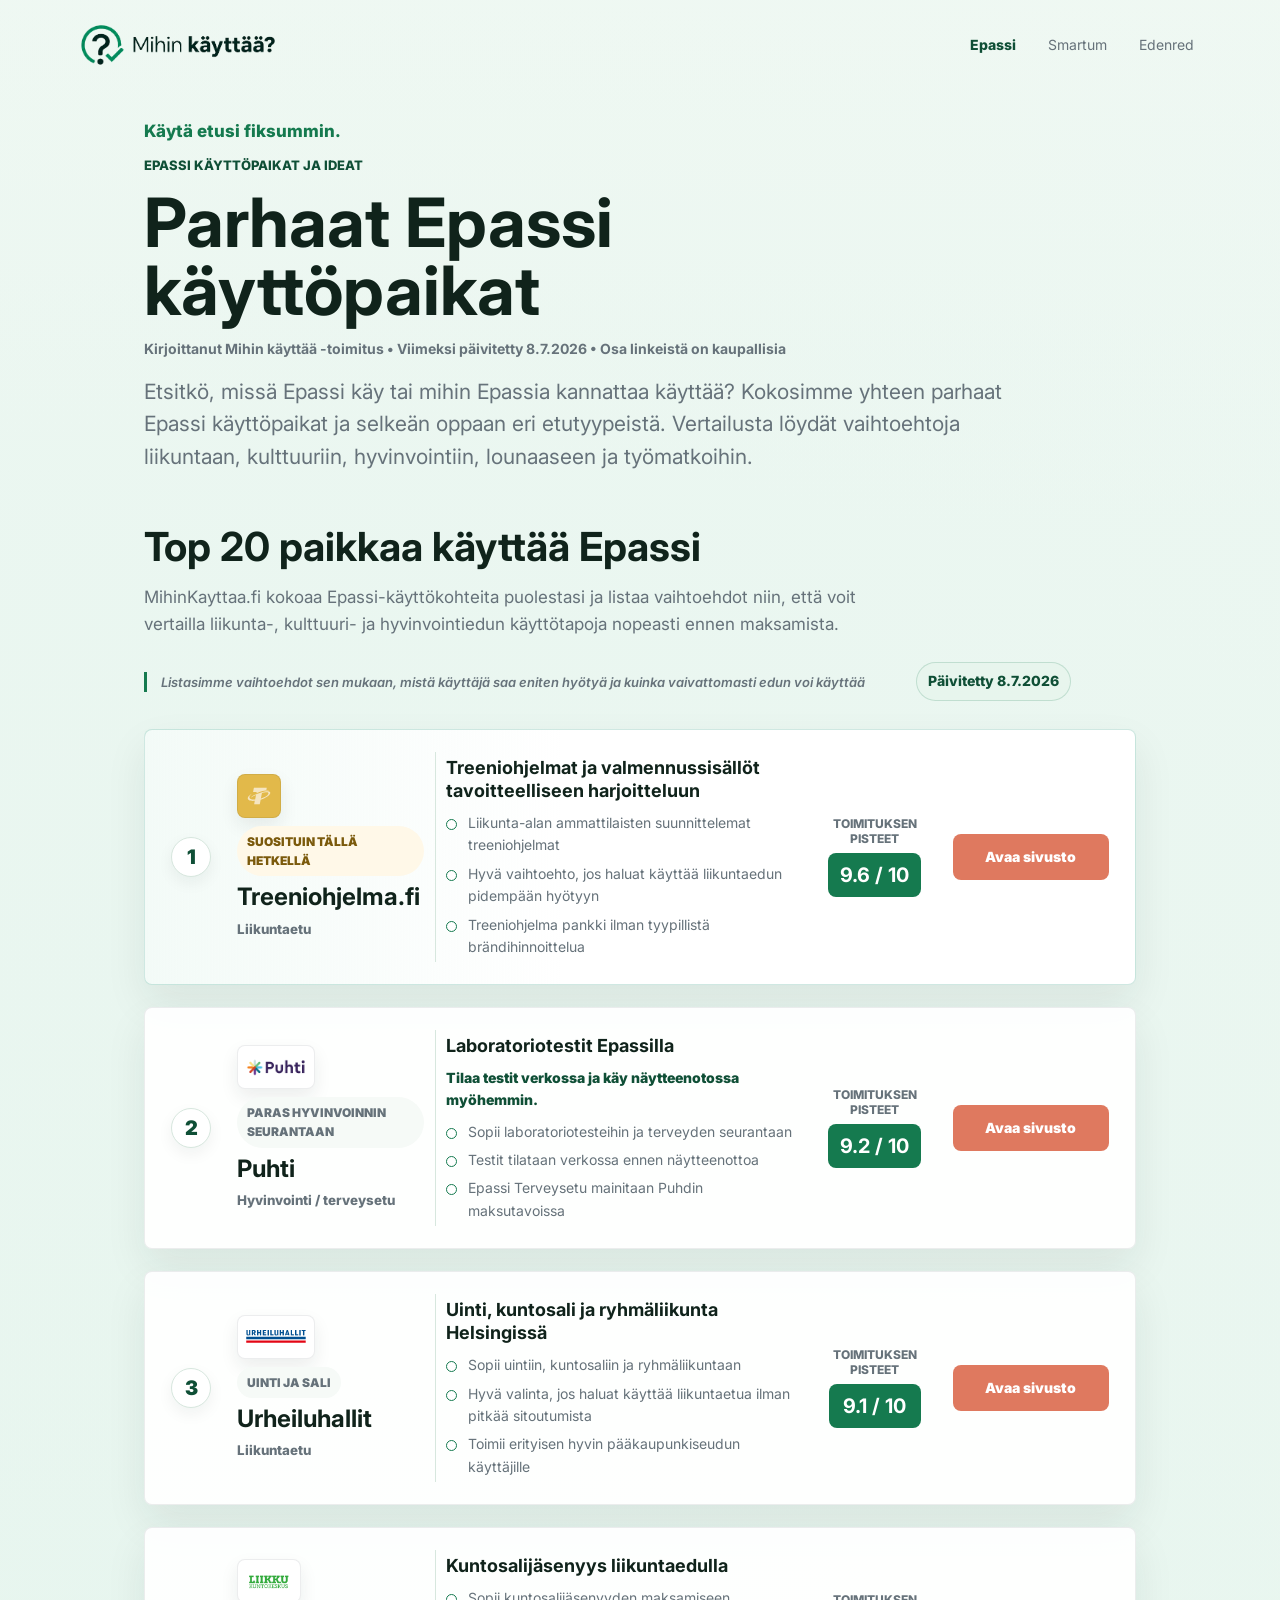
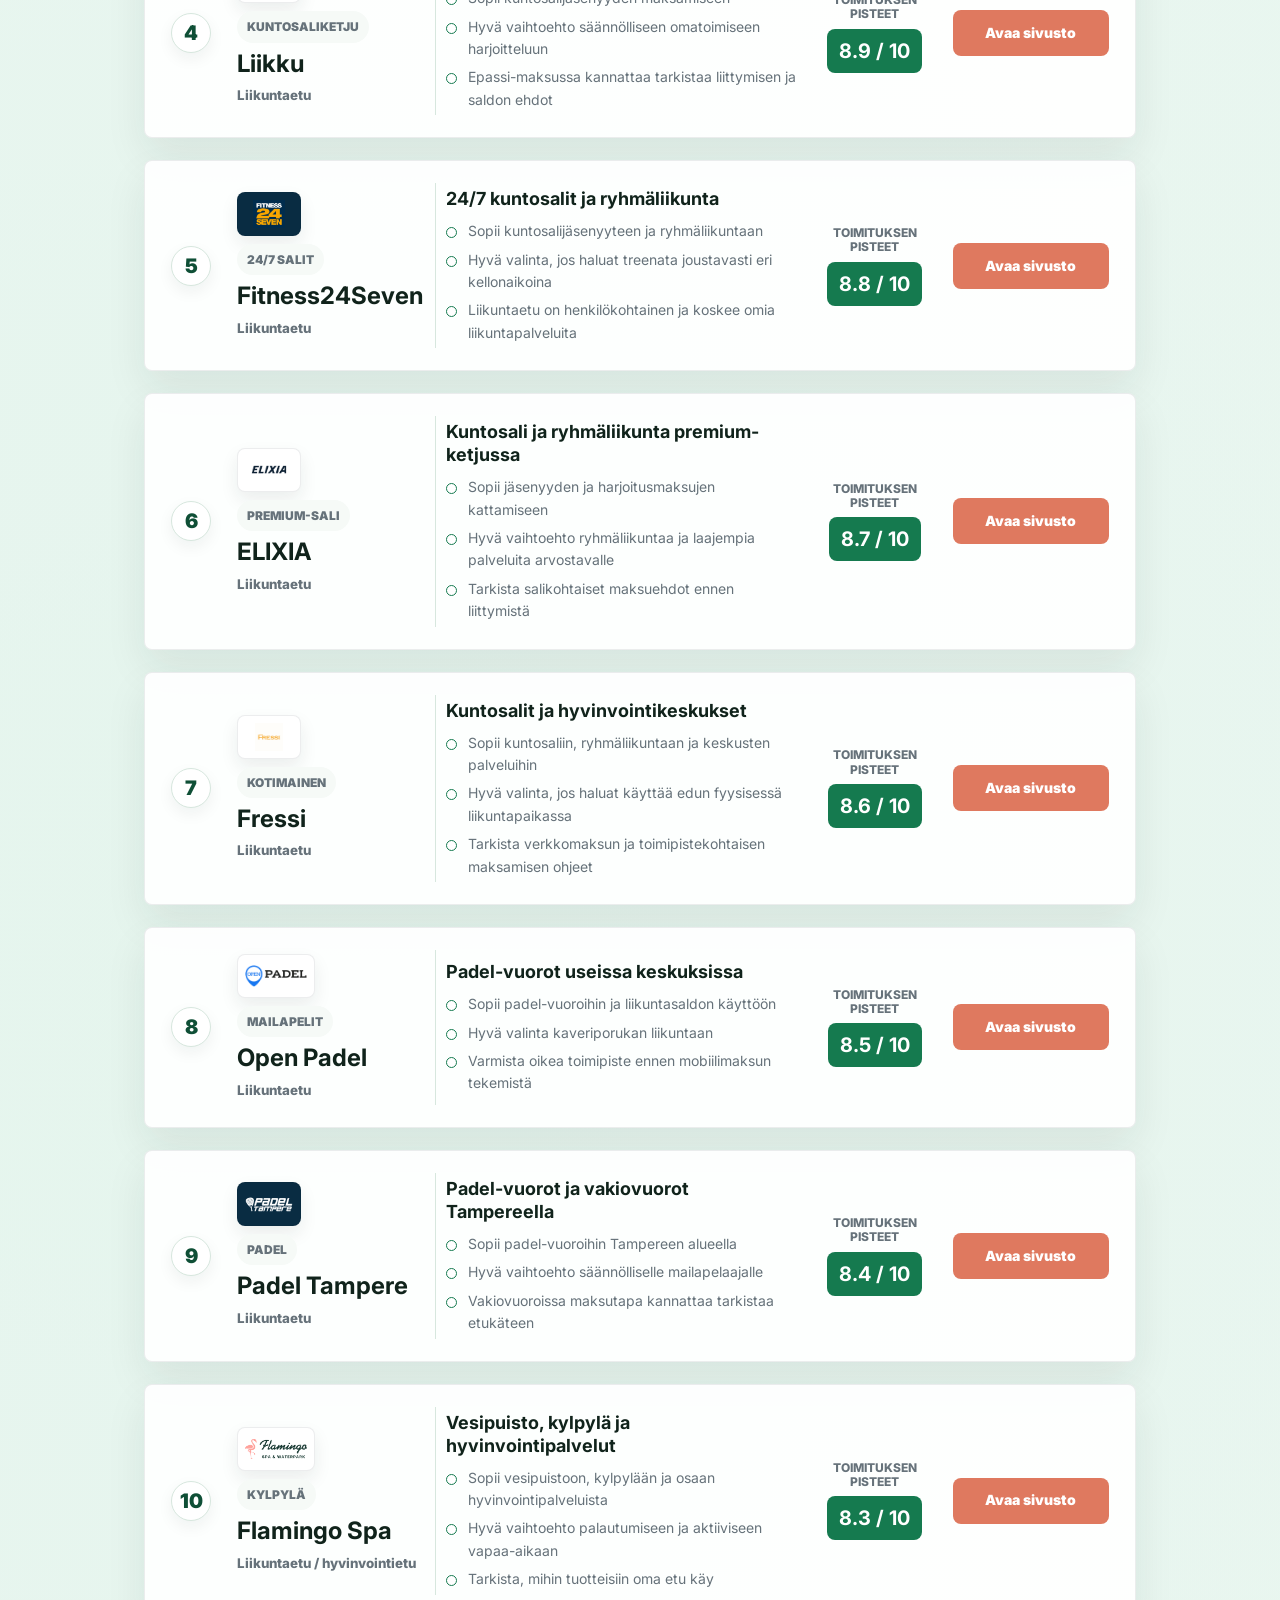
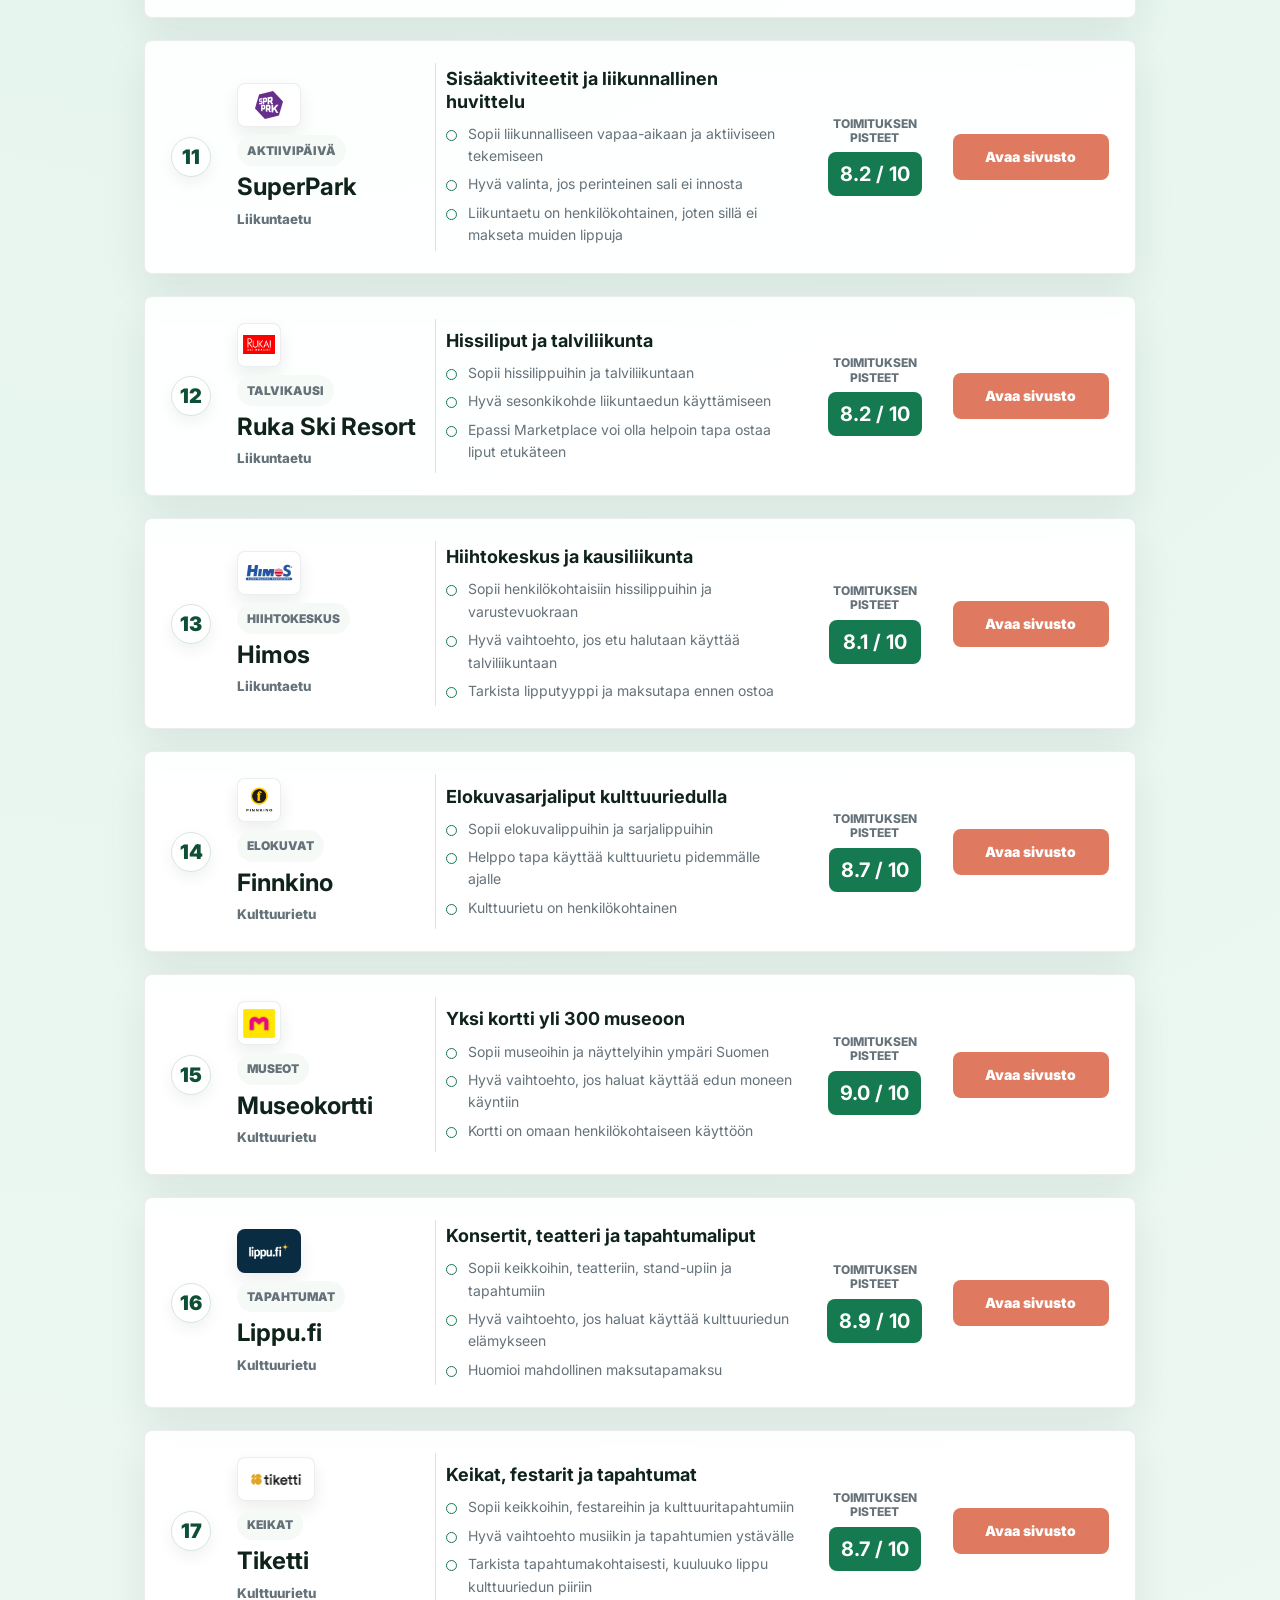
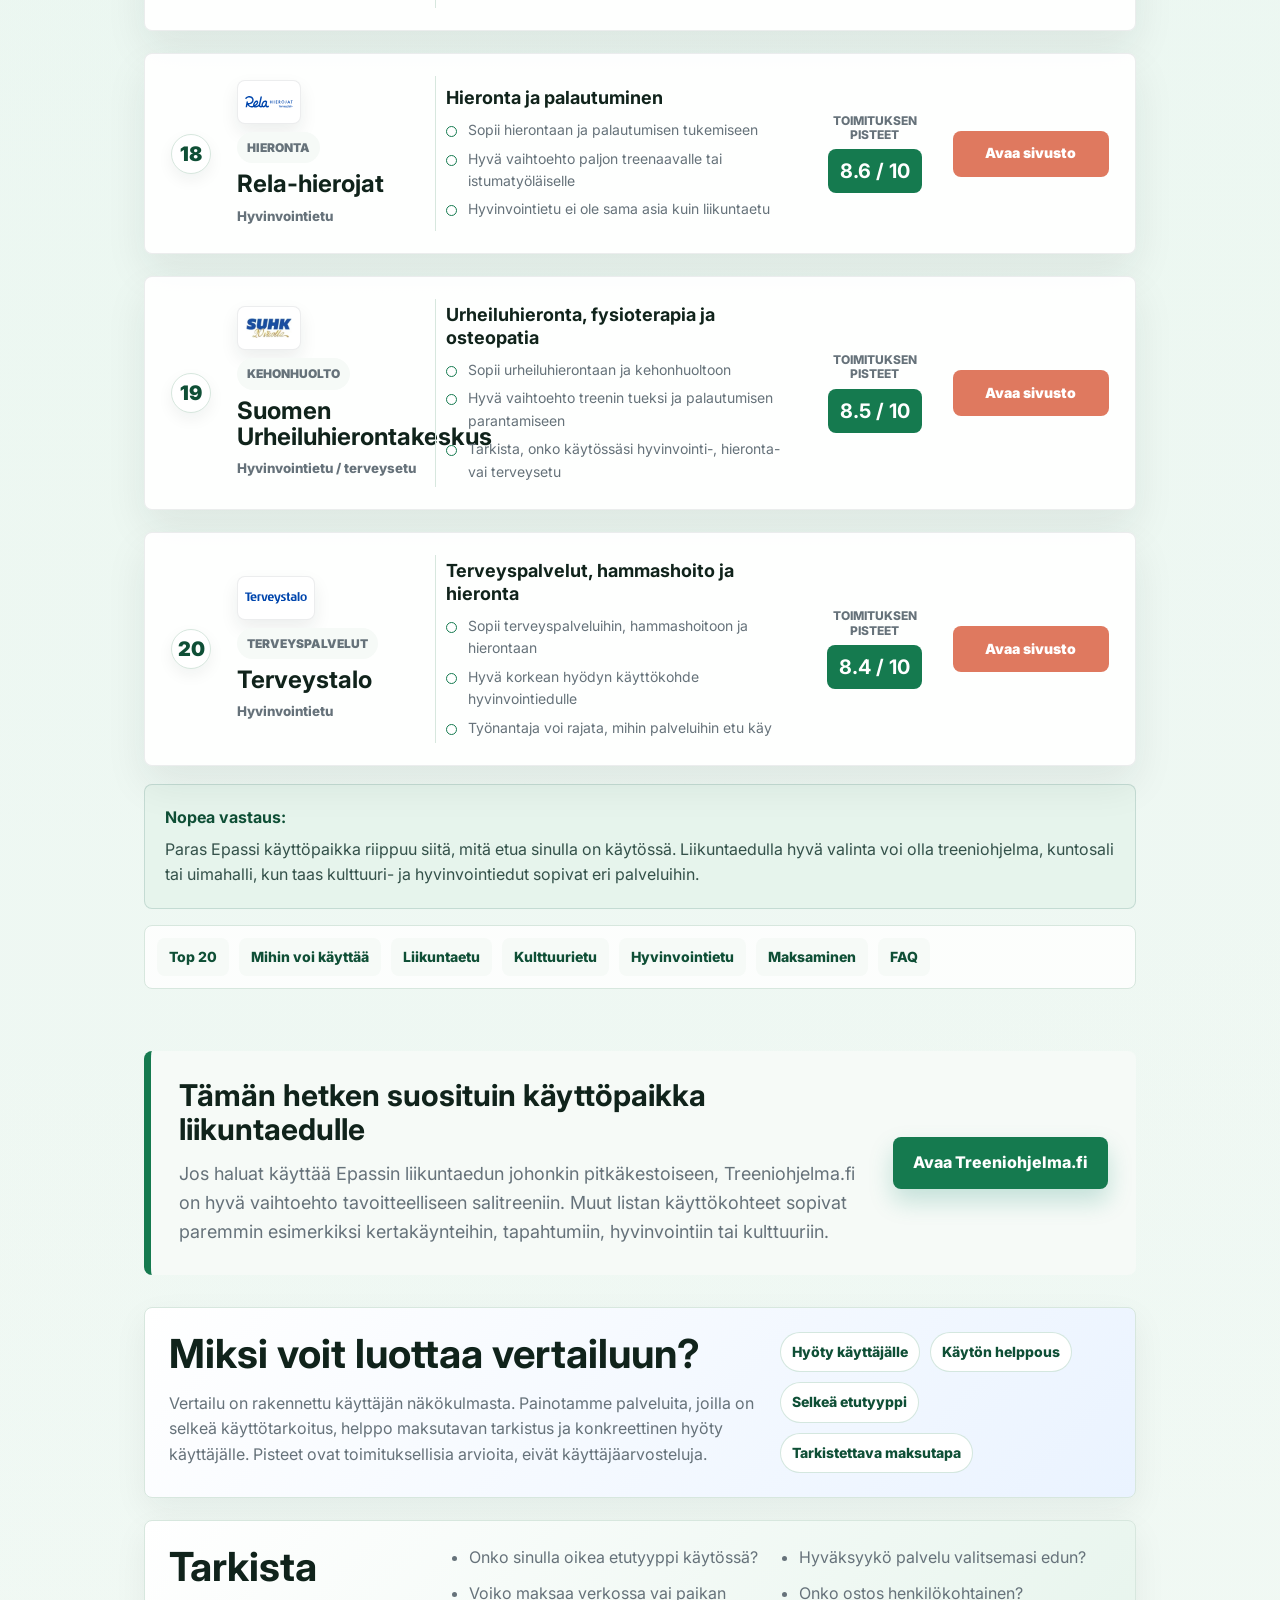
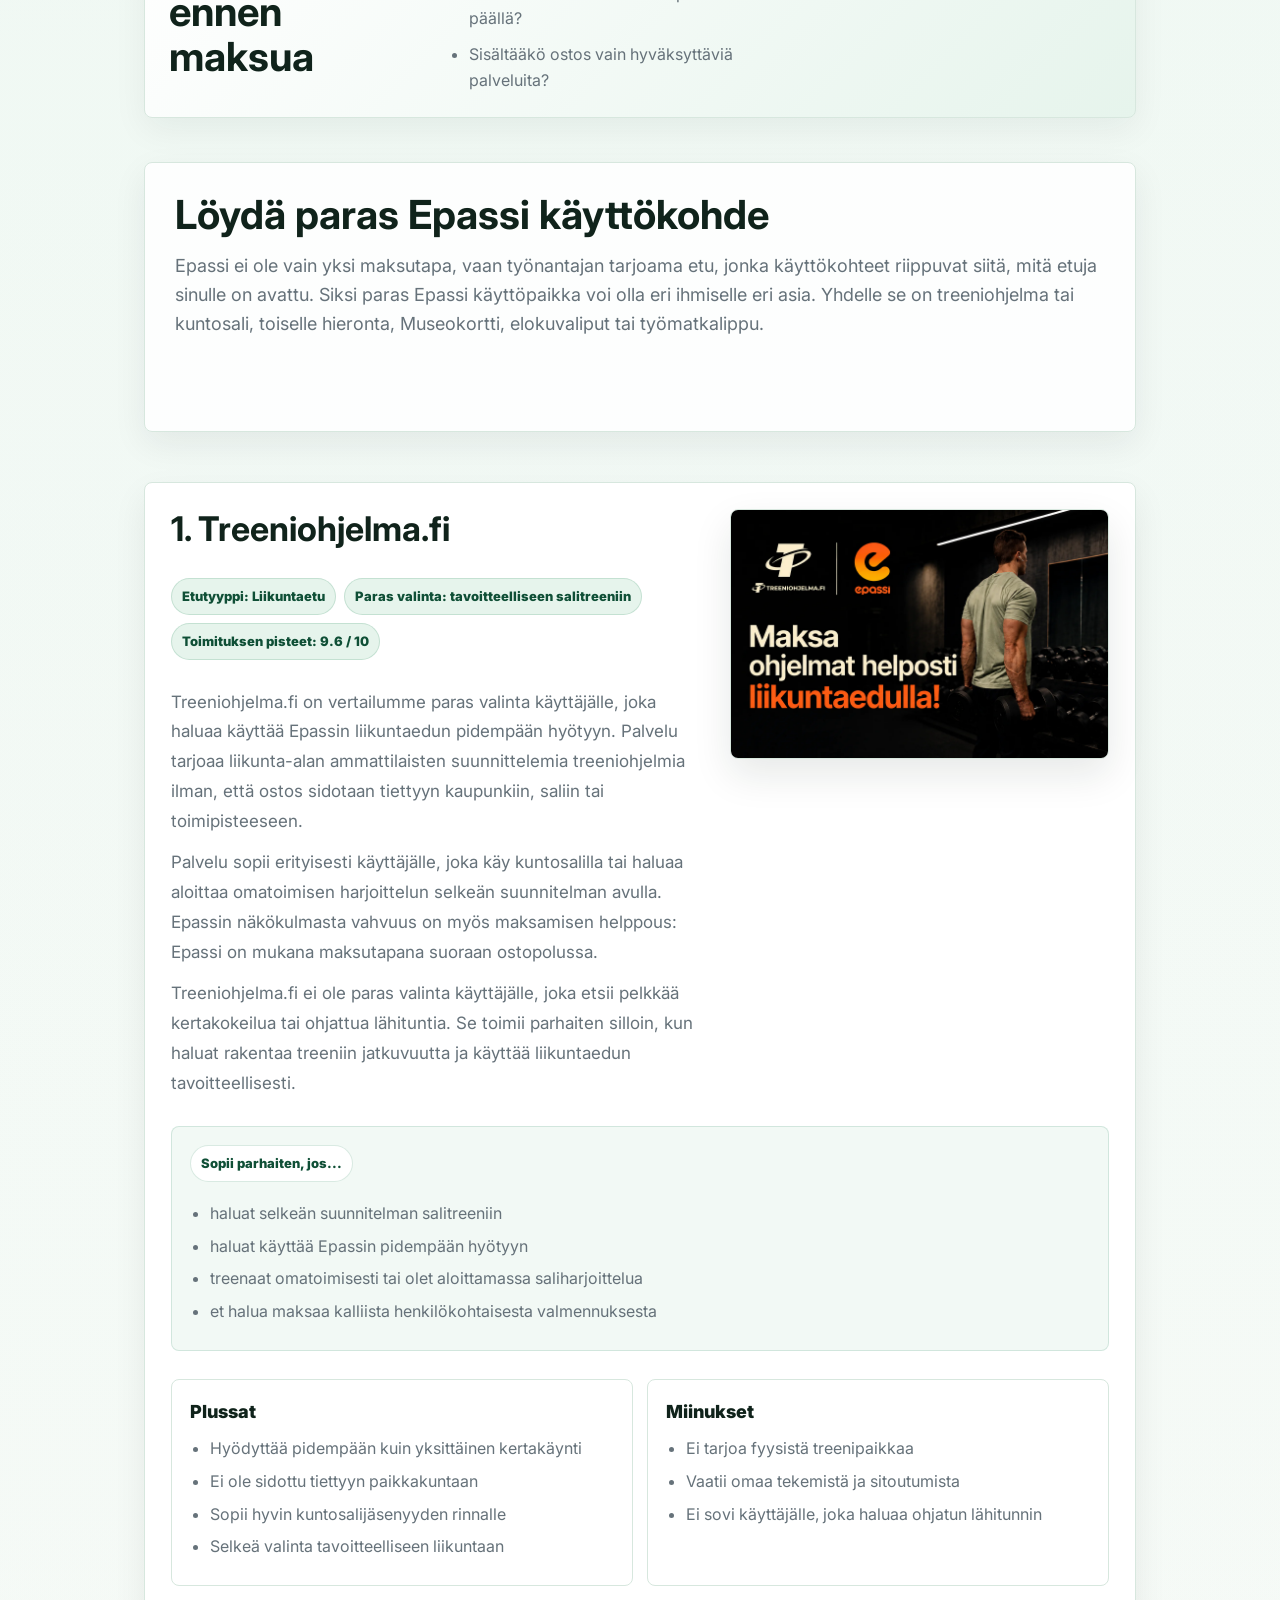
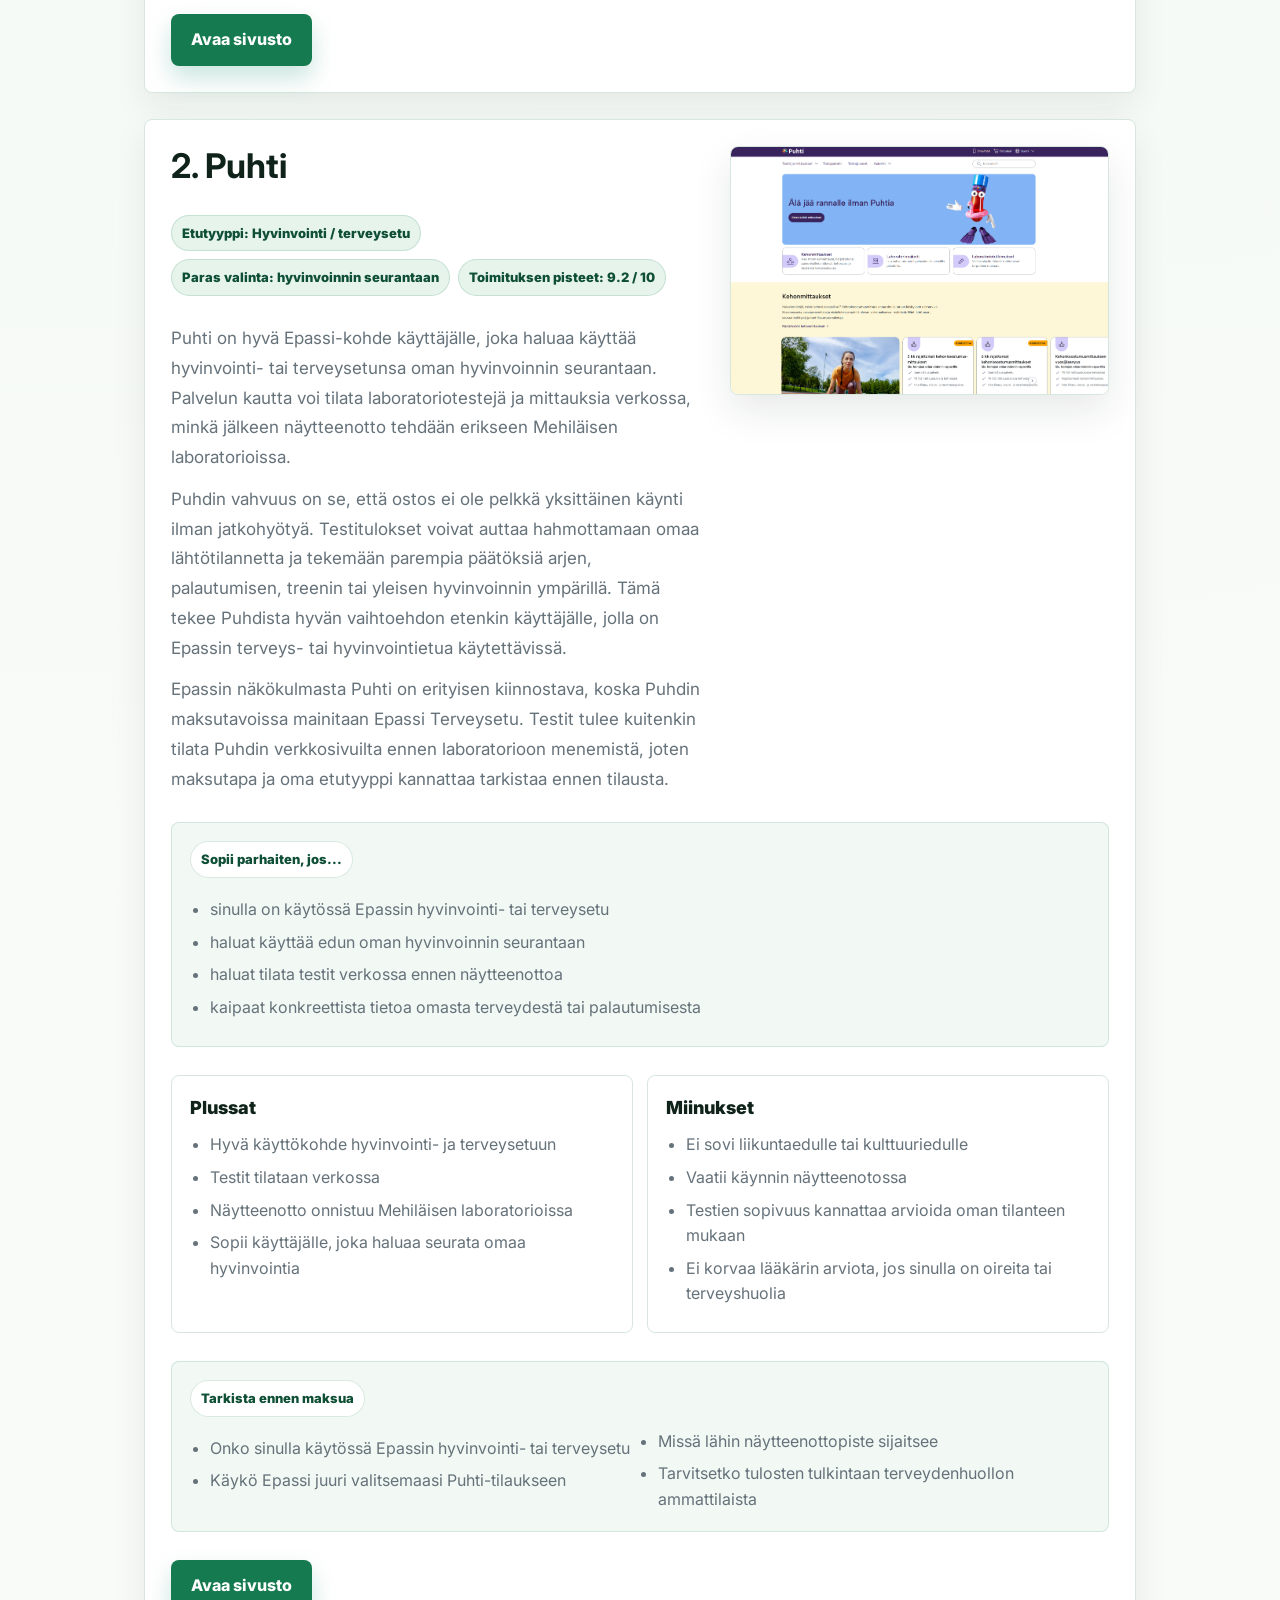
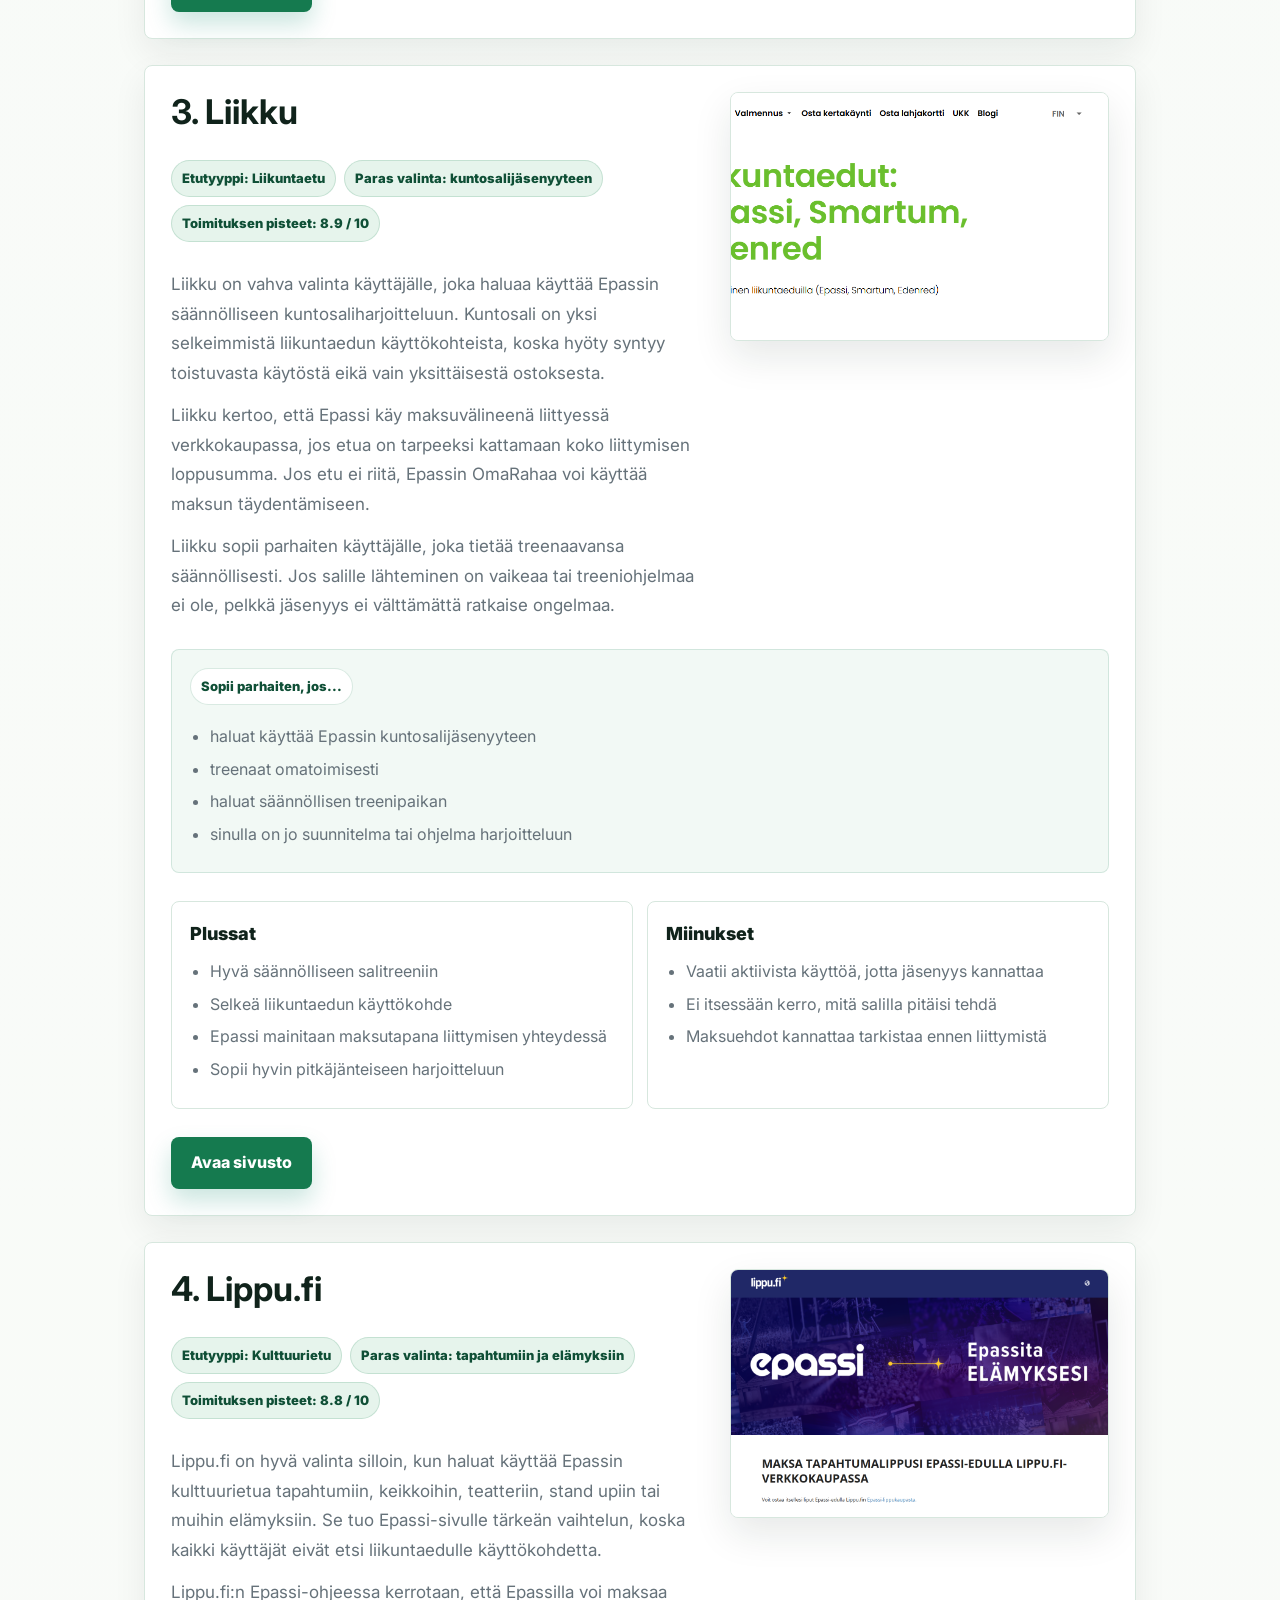
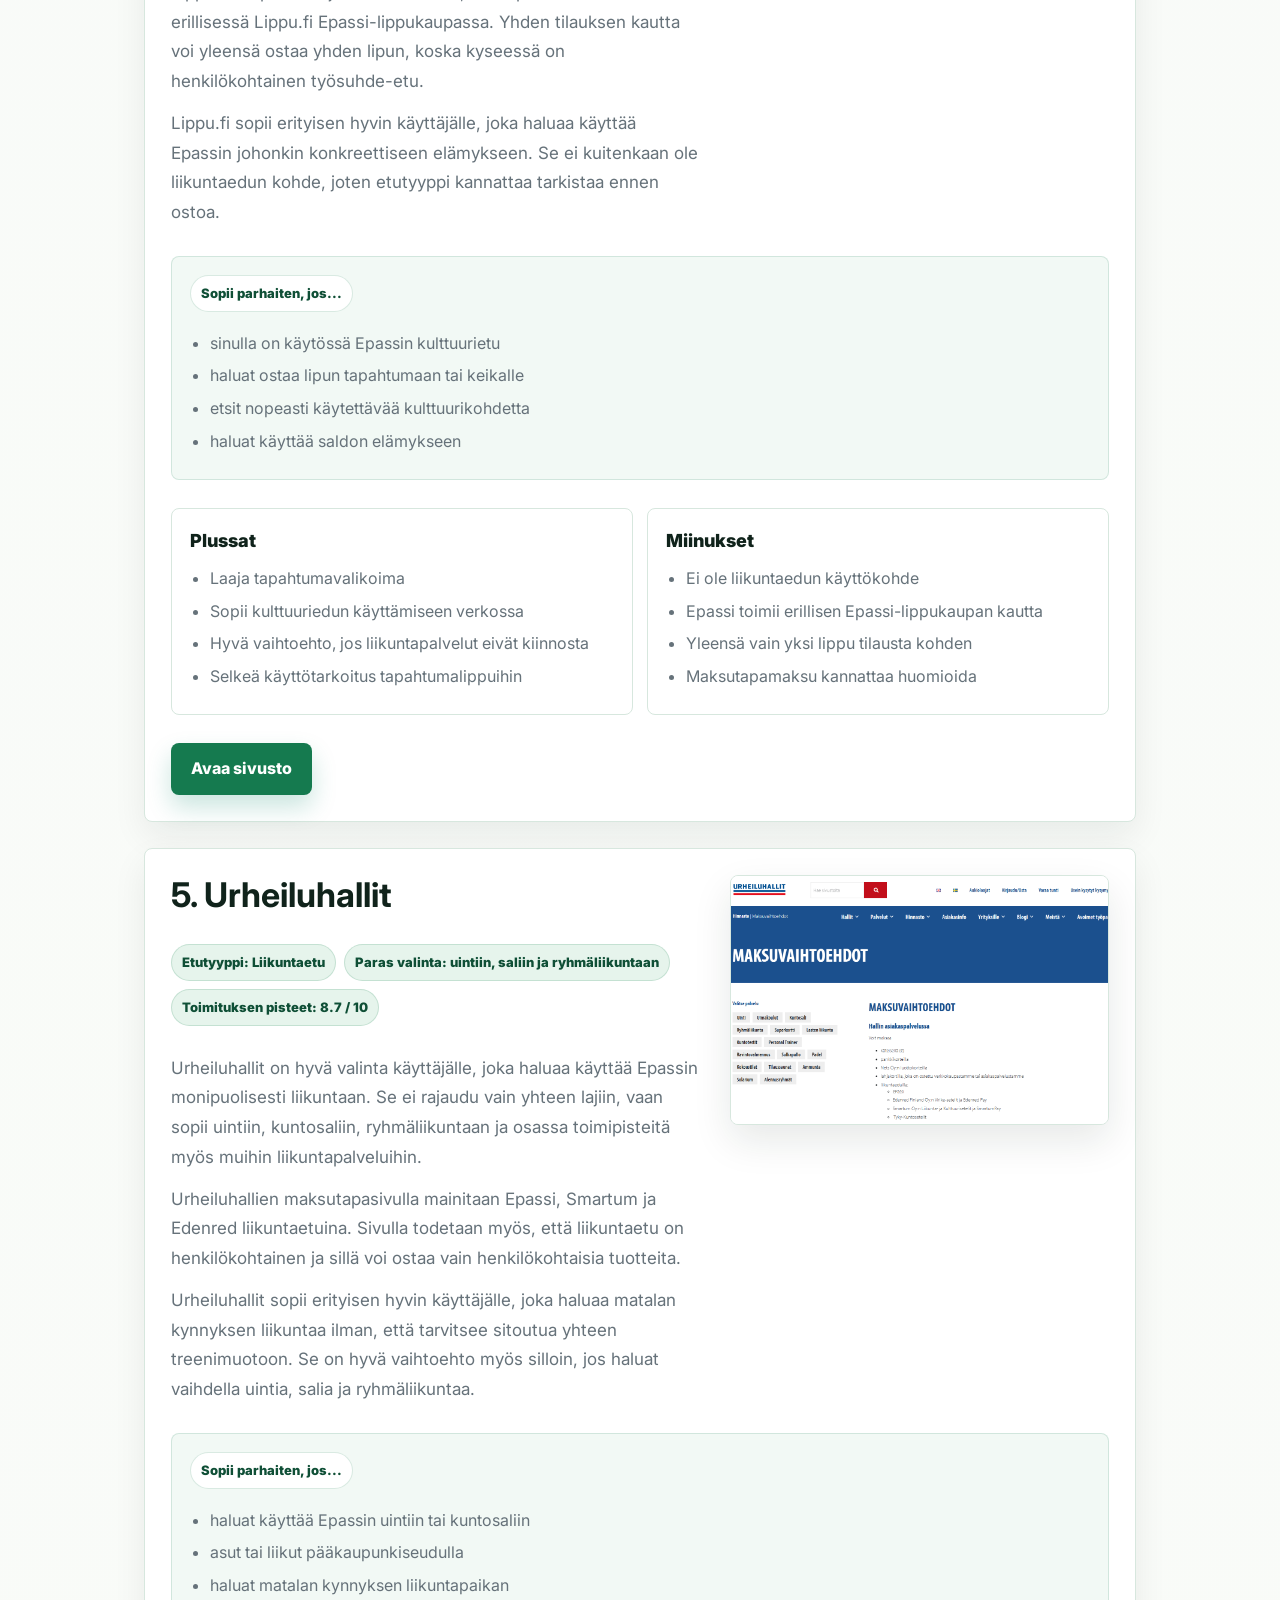
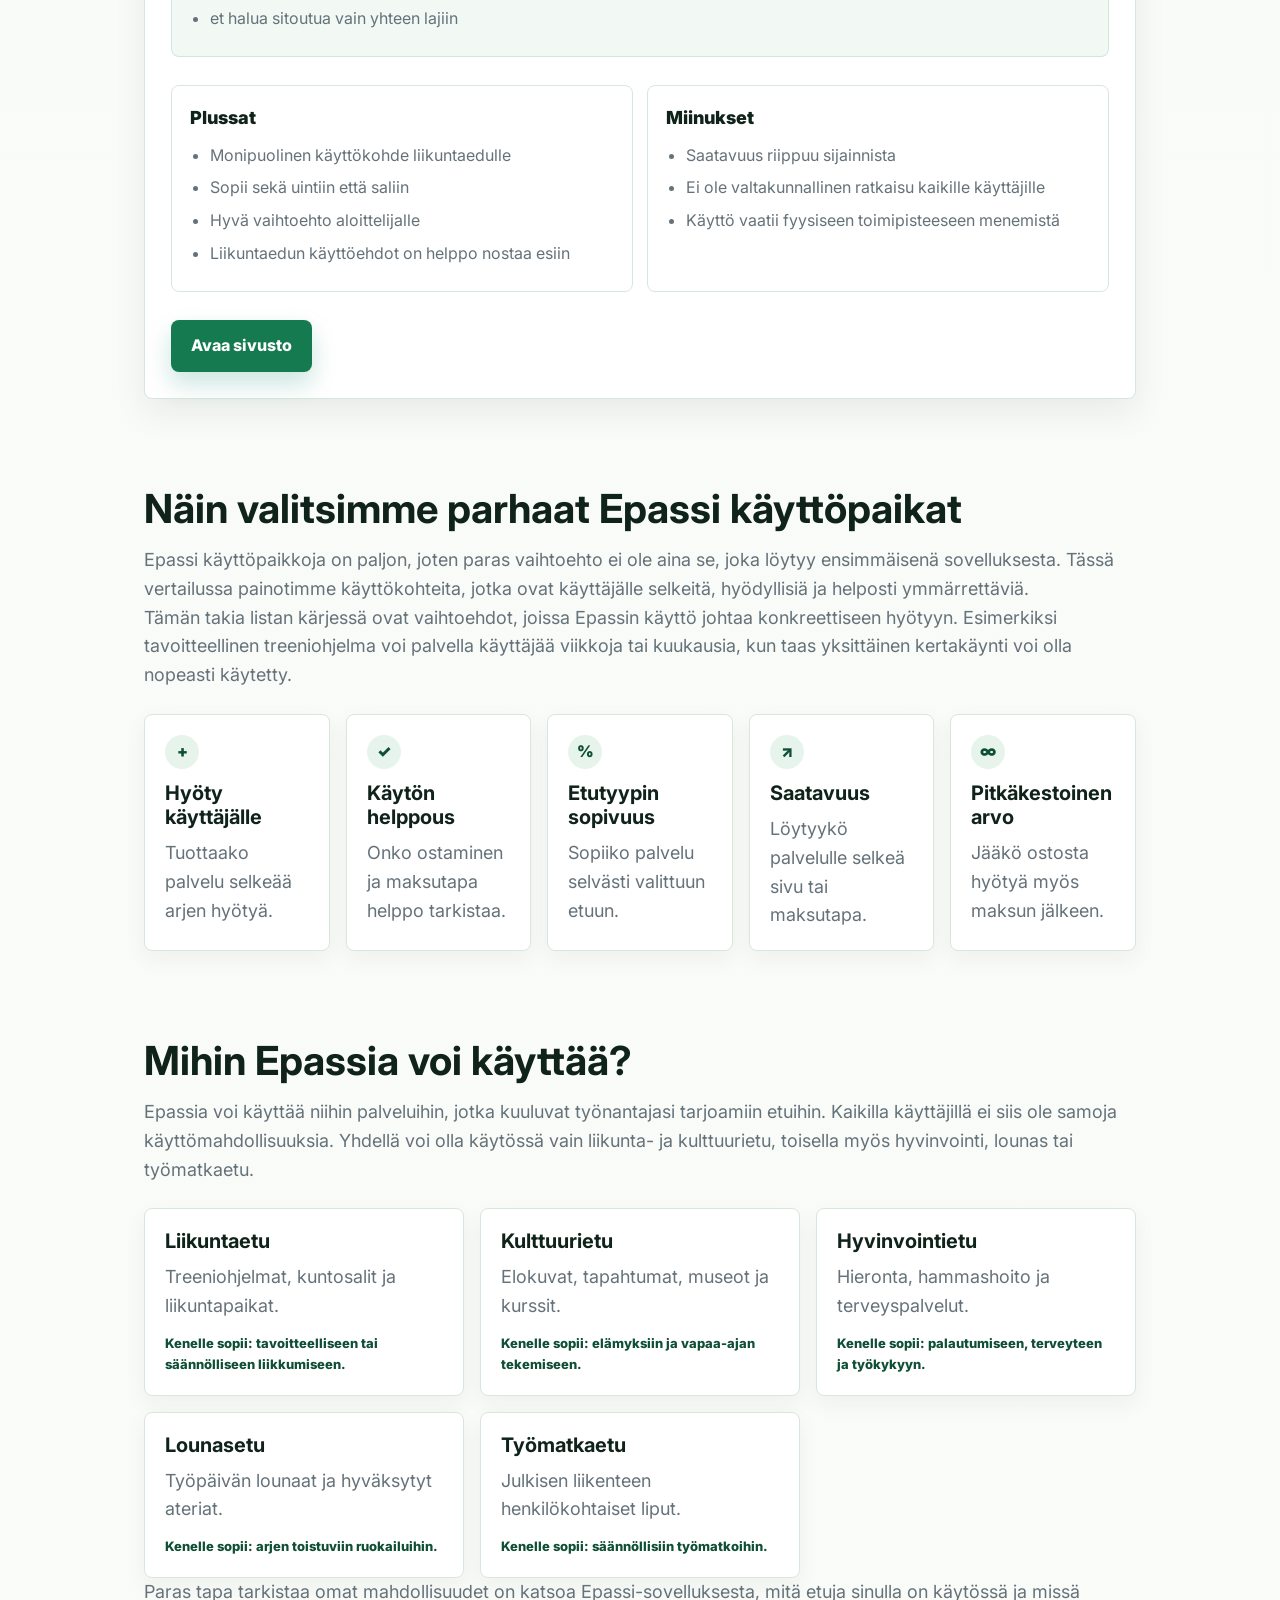
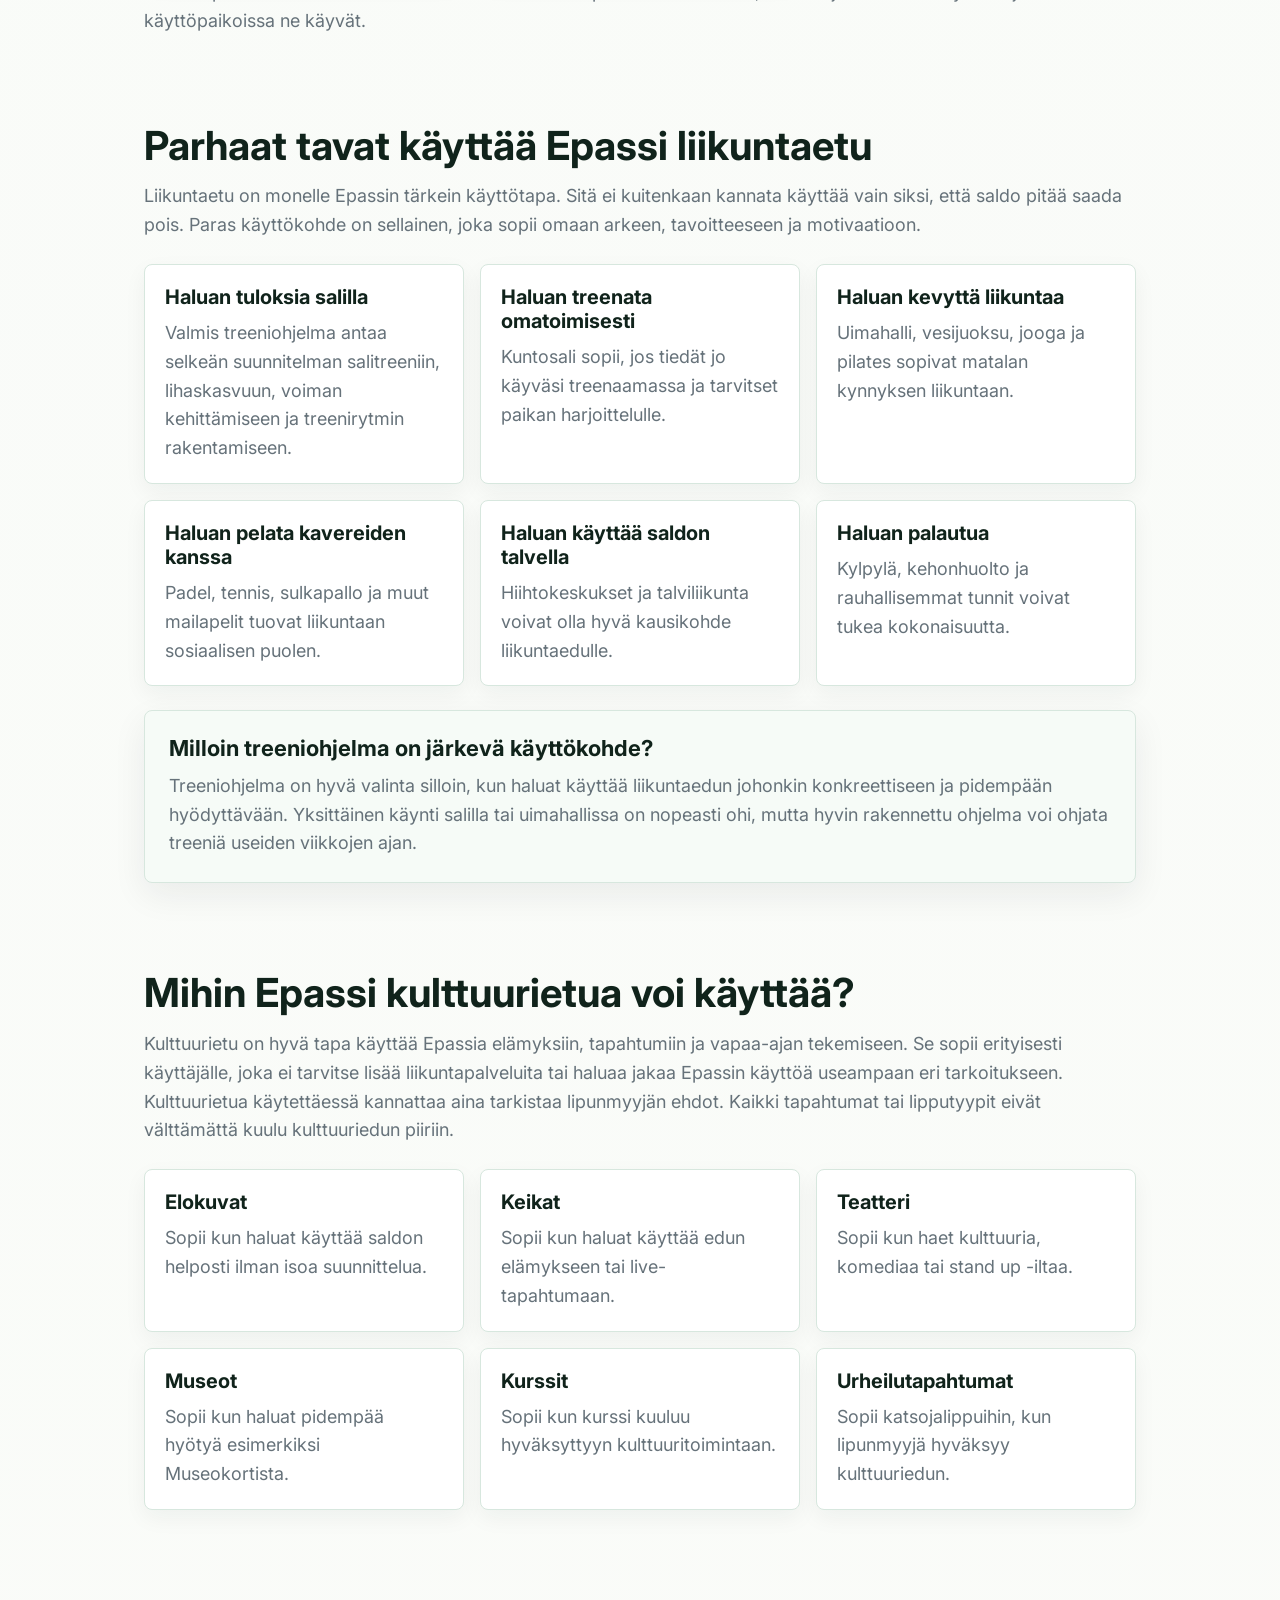
<file: epassi/index.html>
<!doctype html>
<html lang="fi">
  <head>
    <meta charset="utf-8">
    <meta name="viewport" content="width=device-width, initial-scale=1">
    <title>Epassi käyttöpaikat 2026 - Vertaa mihin käyttää Epassi</title>
    <meta name="description" content="Katso parhaat Epassi käyttöpaikat ja vertaa, mihin Epassia kannattaa käyttää. Mukana liikuntaetu, kulttuurietu, hyvinvointietu, lounasetu ja työmatkaetu.">
    <link rel="canonical" href="https://mihinkayttaa.fi/epassi/">
    <link rel="stylesheet" href="/styles.css?v=article-meta-20260708">
    <link rel="icon" type="image/png" href="/assets/brand/favicon-512.png">
    <link rel="apple-touch-icon" href="/assets/brand/favicon-512.png">
    <meta property="og:title" content="Epassi käyttöpaikat 2026">
    <meta property="og:description" content="Parhaat Epassi käyttöpaikat ja selkeä opas liikunta-, kulttuuri-, hyvinvointi-, lounas- ja työmatkaetuun.">
    <meta property="og:type" content="article">
    <meta property="og:url" content="https://mihinkayttaa.fi/epassi/">
    <meta property="og:image" content="https://mihinkayttaa.fi/assets/brand/paalogo-cropped.png?v=1dbc981">
    <meta name="twitter:card" content="summary_large_image">
    <meta name="twitter:image" content="https://mihinkayttaa.fi/assets/brand/paalogo-cropped.png?v=1dbc981">
    <script type="application/ld+json">
      {
        "@context": "https://schema.org",
        "@type": "ItemList",
        "name": "Epassi käyttöpaikat",
        "itemListElement": [
          { "@type": "ListItem", "position": 1, "name": "Treeniohjelma.fi", "url": "https://treeniohjelma.fi/" },
          { "@type": "ListItem", "position": 2, "name": "Puhti", "url": "https://at.puhti.fi/t/t?a=1299881114&as=2089384816&t=2&tk=1" },
          { "@type": "ListItem", "position": 3, "name": "Urheiluhallit", "url": "https://www.urheiluhallit.fi/hinnasto/maksuvaihtoehdot/" },
          { "@type": "ListItem", "position": 4, "name": "Liikku", "url": "https://www.liikku.fi/kategoria/liikuntaedut/" },
          { "@type": "ListItem", "position": 5, "name": "Fitness24Seven", "url": "https://fi.fitness24seven.com/jasenyys/liikuntaedut/" },
          { "@type": "ListItem", "position": 6, "name": "ELIXIA", "url": "https://www.elixia.fi/liikuntaetu" },
          { "@type": "ListItem", "position": 7, "name": "Fressi", "url": "https://www.fressi.fi/liikuntaedutnetissa/" },
          { "@type": "ListItem", "position": 8, "name": "Open Padel", "url": "https://www.openpadel.fi/liikuntaedut" },
          { "@type": "ListItem", "position": 9, "name": "Padel Tampere", "url": "https://padeltampere.fi/vakiovuorot/" },
          { "@type": "ListItem", "position": 10, "name": "Flamingo Spa", "url": "https://www.flamingospa.fi/info/usein-kysyttya/" },
          { "@type": "ListItem", "position": 11, "name": "SuperPark", "url": "https://superpark.fi/faq-superpark-vantaa/" },
          { "@type": "ListItem", "position": 12, "name": "Ruka Ski Resort", "url": "https://www.ruka.fi/fi/hiihtokeskus/hissiliput" },
          { "@type": "ListItem", "position": 13, "name": "Himos", "url": "https://himos.fi/liikuntaeduilla-maksaminen/" },
          { "@type": "ListItem", "position": 14, "name": "Finnkino", "url": "https://www.finnkino.fi/kauppa/kulttuurietusarjaliput/" },
          { "@type": "ListItem", "position": 15, "name": "Museokortti", "url": "https://museot.fi/kulttuuriedut" },
          { "@type": "ListItem", "position": 16, "name": "Lippu.fi", "url": "https://www.lippu.fi/campaign/epassi" },
          { "@type": "ListItem", "position": 17, "name": "Tiketti", "url": "https://www.tiketti.fi/info/kulttuuriedut" },
          { "@type": "ListItem", "position": 18, "name": "Rela-hierojat", "url": "https://www.relahierojat.fi/maksutavat-2/" },
          { "@type": "ListItem", "position": 19, "name": "Suomen Urheiluhierontakeskus", "url": "https://www.suomenurheiluhierontakeskus.fi/fi/hinnasto/" },
          { "@type": "ListItem", "position": 20, "name": "Terveystalo", "url": "https://www.terveystalo.com/fi/asiakaspalvelu/maksaminen-ja-laskutus/maksaminen-hyvinvointiedulla" }
        ]
      }
    </script>
    <script type="application/ld+json">
      {
        "@context": "https://schema.org",
        "@type": "BreadcrumbList",
        "itemListElement": [
          {
            "@type": "ListItem",
            "position": 1,
            "name": "Etusivu",
            "item": "https://mihinkayttaa.fi/"
          },
          {
            "@type": "ListItem",
            "position": 2,
            "name": "Epassi käyttöpaikat",
            "item": "https://mihinkayttaa.fi/epassi/"
          }
        ]
      }
    </script>
    <script type="application/ld+json">
      {
        "@context": "https://schema.org",
        "@type": "Article",
        "headline": "Epassi käyttöpaikat 2026: parhaat kohteet ja mihin Epassia voi käyttää",
        "description": "Opas Epassi käyttöpaikkoihin, etutyyppeihin, maksamiseen ja parhaan käyttökohteen valintaan.",
        "mainEntityOfPage": "https://mihinkayttaa.fi/epassi/",
        "inLanguage": "fi",
        "datePublished": "2026-07-02",
        "dateModified": "2026-07-08",
        "author": {
          "@type": "Organization",
          "name": "Mihin käyttää -toimitus",
          "url": "https://mihinkayttaa.fi/tietoa/"
        },
        "publisher": {
          "@type": "Organization",
          "name": "MihinKayttaa.fi"
        }
      }
    </script>
    <script type="application/ld+json">
      {
        "@context": "https://schema.org",
        "@type": "FAQPage",
        "mainEntity": [
          {
            "@type": "Question",
            "name": "Missä Epassi käy?",
            "acceptedAnswer": {
              "@type": "Answer",
              "text": "Epassi käy niissä käyttöpaikoissa, jotka hyväksyvät oman etutyyppisi. Ajantasaiset käyttöpaikat kannattaa tarkistaa Epassi-sovelluksesta ja palveluntarjoajan omalta maksutapasivulta."
            }
          },
          {
            "@type": "Question",
            "name": "Mihin Epassia kannattaa käyttää?",
            "acceptedAnswer": {
              "@type": "Answer",
              "text": "Epassi kannattaa käyttää palveluun, joka sopii omaan etutyyppiin ja tulee oikeasti käyttöön. Liikuntaedulla hyvä valinta voi olla treeniohjelma, kuntosali, uimahalli tai mailapelit."
            }
          },
          {
            "@type": "Question",
            "name": "Voiko Epassilla maksaa verkossa?",
            "acceptedAnswer": {
              "@type": "Answer",
              "text": "Epassilla voi maksaa verkossa silloin, kun palveluntarjoaja tarjoaa Epassin verkkomaksun, Epassi Marketplacen tai muun hyväksytyn etämaksutavan."
            }
          },
          {
            "@type": "Question",
            "name": "Voiko Epassilla maksaa osan ostoksesta?",
            "acceptedAnswer": {
              "@type": "Answer",
              "text": "Joissain tapauksissa maksua voi täydentää OmaRahalla, jos Epassi-saldo ei riitä koko summaan. Tämä riippuu maksutavasta ja palveluntarjoajasta."
            }
          },
          {
            "@type": "Question",
            "name": "Miksi Epassi-maksu ei onnistu?",
            "acceptedAnswer": {
              "@type": "Answer",
              "text": "Syynä voi olla väärä etutyyppi, liian suuri ostoskori, palveluntarjoajan rajaus, puuttuva maksutapa tai se, että valittu tuote ei kuulu Epassilla maksettaviin palveluihin."
            }
          }
        ]
      }
    </script>
  </head>
  <body>
    <header class="site-header">
      <a class="brand" href="/" aria-label="MihinKayttaa.fi etusivu">
        <img class="brand-logo" src="/assets/brand/vaaka-logo-cropped.png?v=1dbc981" alt="Mihin käyttää?">
      </a>
      <nav aria-label="Päävalikko">
        <a aria-current="page" href="/epassi/">Epassi</a>
        <a href="/smartum/">Smartum</a>
        <a href="/edenred/">Edenred</a>
      </nav>
    </header>

    <main>
      <article class="article hub-article">
        <header class="article-header hub-header">
          <p class="brand-slogan">Käytä etusi fiksummin.</p>
          <p class="eyebrow">Epassi käyttöpaikat ja ideat</p>
          <h1>Parhaat Epassi käyttöpaikat</h1>
          <p class="article-meta">Kirjoittanut Mihin käyttää -toimitus • Viimeksi päivitetty 8.7.2026 • Osa linkeistä on kaupallisia</p>
          <p class="lead">Etsitkö, missä Epassi käy tai mihin Epassia kannattaa käyttää? Kokosimme yhteen parhaat Epassi käyttöpaikat ja selkeän oppaan eri etutyypeistä. Vertailusta löydät vaihtoehtoja liikuntaan, kulttuuriin, hyvinvointiin, lounaaseen ja työmatkoihin.</p>
        </header>

        <section class="ranking-section hub-ranking" aria-labelledby="epassi-ranking-title">
          <div class="section-heading stacked-heading">
            <h2 id="epassi-ranking-title">Top 20 paikkaa käyttää Epassi</h2>
            <p>MihinKayttaa.fi kokoaa Epassi-käyttökohteita puolestasi ja listaa vaihtoehdot niin, että voit vertailla liikunta-, kulttuuri- ja hyvinvointiedun käyttötapoja nopeasti ennen maksamista.</p>
          </div>


          <div class="ranking-trust-row" aria-label="Vertailun perusteet">
            <span>Listasimme vaihtoehdot sen mukaan, mistä käyttäjä saa eniten hyötyä ja kuinka vaivattomasti edun voi käyttää</span>
            <span>Päivitetty 8.7.2026</span>
          </div>

          <ol class="ranked-list">
            <li class="ranked-item featured">
              <div class="rank-number">1</div>
              <div class="rank-brand">
                <span class="rank-icon rank-logo icon-treeniohjelma" aria-hidden="true"><img src="/assets/logos/treeniohjelma.svg" alt=""></span>
                <span class="rank-badge">Suosituin tällä hetkellä</span>
                <strong>Treeniohjelma.fi</strong>
                <small>Liikuntaetu</small>
              </div>
              <div class="rank-details">
                <h3>Treeniohjelmat ja valmennussisällöt tavoitteelliseen harjoitteluun</h3>
                <ul>
                  <li>Liikunta-alan ammattilaisten suunnittelemat treeniohjelmat</li>
                  <li>Hyvä vaihtoehto, jos haluat käyttää liikuntaedun pidempään hyötyyn</li>
                  <li>Treeniohjelma pankki ilman tyypillistä brändihinnoittelua</li>
                </ul>
              </div>
              <div class="rank-score" aria-label="Toimituksen pisteet 9.6 / 10">
              <span>Toimituksen pisteet</span>
              <strong>9.6 / 10</strong>
            </div>
              <a class="rank-cta" href="https://treeniohjelma.fi/">Avaa sivusto</a>
            </li>

            <li class="ranked-item">
              <div class="rank-number">2</div>
              <div class="rank-brand">
                <span class="rank-icon rank-logo icon-puhti" aria-hidden="true"><img src="/assets/logos/puhti.png" alt=""></span>
                <span class="rank-badge muted">Paras hyvinvoinnin seurantaan</span>
                <strong>Puhti</strong>
                <small>Hyvinvointi / terveysetu</small>
              </div>
              <div class="rank-details">
                <h3>Laboratoriotestit Epassilla</h3>
                <p class="rank-speed">Tilaa testit verkossa ja käy näytteenotossa myöhemmin.</p>
                <ul>
                  <li>Sopii laboratoriotesteihin ja terveyden seurantaan</li>
                  <li>Testit tilataan verkossa ennen näytteenottoa</li>
                  <li>Epassi Terveysetu mainitaan Puhdin maksutavoissa</li>
                </ul>
              </div>
              <div class="rank-score" aria-label="Toimituksen pisteet 9.2 / 10">
              <span>Toimituksen pisteet</span>
              <strong>9.2 / 10</strong>
            </div>
              <a class="rank-cta" href="https://at.puhti.fi/t/t?a=1299881114&amp;as=2089384816&amp;t=2&amp;tk=1" target="_blank" rel="sponsored noopener">Avaa sivusto</a>
            </li>

            <li class="ranked-item">
              <div class="rank-number">3</div>
              <div class="rank-brand">
                <span class="rank-icon rank-logo icon-urheiluhallit" aria-hidden="true"><img src="/assets/logos/urheiluhallit.svg" alt=""></span>
                <span class="rank-badge muted">Uinti ja sali</span>
                <strong>Urheiluhallit</strong>
                <small>Liikuntaetu</small>
              </div>
              <div class="rank-details">
                <h3>Uinti, kuntosali ja ryhmäliikunta Helsingissä</h3>
                <ul>
                  <li>Sopii uintiin, kuntosaliin ja ryhmäliikuntaan</li>
                  <li>Hyvä valinta, jos haluat käyttää liikuntaetua ilman pitkää sitoutumista</li>
                  <li>Toimii erityisen hyvin pääkaupunkiseudun käyttäjille</li>
                </ul>
              </div>
              <div class="rank-score" aria-label="Toimituksen pisteet 9.1 / 10">
              <span>Toimituksen pisteet</span>
              <strong>9.1 / 10</strong>
            </div>
              <a class="rank-cta" href="https://www.urheiluhallit.fi/hinnasto/maksuvaihtoehdot/">Avaa sivusto</a>
            </li>

            <li class="ranked-item">
              <div class="rank-number">4</div>
              <div class="rank-brand">
                <span class="rank-icon rank-logo icon-liikku" aria-hidden="true"><img src="/assets/logos/liikku.png" alt=""></span>
                <span class="rank-badge muted">Kuntosaliketju</span>
                <strong>Liikku</strong>
                <small>Liikuntaetu</small>
              </div>
              <div class="rank-details">
                <h3>Kuntosalijäsenyys liikuntaedulla</h3>
                <ul>
                  <li>Sopii kuntosalijäsenyyden maksamiseen</li>
                  <li>Hyvä vaihtoehto säännölliseen omatoimiseen harjoitteluun</li>
                  <li>Epassi-maksussa kannattaa tarkistaa liittymisen ja saldon ehdot</li>
                </ul>
              </div>
              <div class="rank-score" aria-label="Toimituksen pisteet 8.9 / 10">
              <span>Toimituksen pisteet</span>
              <strong>8.9 / 10</strong>
            </div>
              <a class="rank-cta" href="https://www.liikku.fi/kategoria/liikuntaedut/">Avaa sivusto</a>
            </li>

            <li class="ranked-item">
              <div class="rank-number">5</div>
              <div class="rank-brand">
                <span class="rank-icon rank-logo icon-fitness24seven" aria-hidden="true"><img src="/assets/logos/fitness24seven.png" alt=""></span>
                <span class="rank-badge muted">24/7 salit</span>
                <strong>Fitness24Seven</strong>
                <small>Liikuntaetu</small>
              </div>
              <div class="rank-details">
                <h3>24/7 kuntosalit ja ryhmäliikunta</h3>
                <ul>
                  <li>Sopii kuntosalijäsenyyteen ja ryhmäliikuntaan</li>
                  <li>Hyvä valinta, jos haluat treenata joustavasti eri kellonaikoina</li>
                  <li>Liikuntaetu on henkilökohtainen ja koskee omia liikuntapalveluita</li>
                </ul>
              </div>
              <div class="rank-score" aria-label="Toimituksen pisteet 8.8 / 10">
              <span>Toimituksen pisteet</span>
              <strong>8.8 / 10</strong>
            </div>
              <a class="rank-cta" href="https://fi.fitness24seven.com/jasenyys/liikuntaedut/">Avaa sivusto</a>
            </li>

            <li class="ranked-item">
              <div class="rank-number">6</div>
              <div class="rank-brand">
                <span class="rank-icon rank-logo icon-elixia" aria-hidden="true"><img src="/assets/logos/elixia.png" alt=""></span>
                <span class="rank-badge muted">Premium-sali</span>
                <strong>ELIXIA</strong>
                <small>Liikuntaetu</small>
              </div>
              <div class="rank-details">
                <h3>Kuntosali ja ryhmäliikunta premium-ketjussa</h3>
                <ul>
                  <li>Sopii jäsenyyden ja harjoitusmaksujen kattamiseen</li>
                  <li>Hyvä vaihtoehto ryhmäliikuntaa ja laajempia palveluita arvostavalle</li>
                  <li>Tarkista salikohtaiset maksuehdot ennen liittymistä</li>
                </ul>
              </div>
              <div class="rank-score" aria-label="Toimituksen pisteet 8.7 / 10">
              <span>Toimituksen pisteet</span>
              <strong>8.7 / 10</strong>
            </div>
              <a class="rank-cta" href="https://www.elixia.fi/liikuntaetu">Avaa sivusto</a>
            </li>

            <li class="ranked-item">
              <div class="rank-number">7</div>
              <div class="rank-brand">
                <span class="rank-icon rank-logo icon-fressi" aria-hidden="true"><img src="/assets/logos/fressi.png" alt=""></span>
                <span class="rank-badge muted">Kotimainen</span>
                <strong>Fressi</strong>
                <small>Liikuntaetu</small>
              </div>
              <div class="rank-details">
                <h3>Kuntosalit ja hyvinvointikeskukset</h3>
                <ul>
                  <li>Sopii kuntosaliin, ryhmäliikuntaan ja keskusten palveluihin</li>
                  <li>Hyvä valinta, jos haluat käyttää edun fyysisessä liikuntapaikassa</li>
                  <li>Tarkista verkkomaksun ja toimipistekohtaisen maksamisen ohjeet</li>
                </ul>
              </div>
              <div class="rank-score" aria-label="Toimituksen pisteet 8.6 / 10">
              <span>Toimituksen pisteet</span>
              <strong>8.6 / 10</strong>
            </div>
              <a class="rank-cta" href="https://www.fressi.fi/liikuntaedutnetissa/">Avaa sivusto</a>
            </li>

            <li class="ranked-item">
              <div class="rank-number">8</div>
              <div class="rank-brand">
                <span class="rank-icon rank-logo icon-open-padel" aria-hidden="true"><img src="/assets/logos/open-padel.webp" alt=""></span>
                <span class="rank-badge muted">Mailapelit</span>
                <strong>Open Padel</strong>
                <small>Liikuntaetu</small>
              </div>
              <div class="rank-details">
                <h3>Padel-vuorot useissa keskuksissa</h3>
                <ul>
                  <li>Sopii padel-vuoroihin ja liikuntasaldon käyttöön</li>
                  <li>Hyvä valinta kaveriporukan liikuntaan</li>
                  <li>Varmista oikea toimipiste ennen mobiilimaksun tekemistä</li>
                </ul>
              </div>
              <div class="rank-score" aria-label="Toimituksen pisteet 8.5 / 10">
              <span>Toimituksen pisteet</span>
              <strong>8.5 / 10</strong>
            </div>
              <a class="rank-cta" href="https://www.openpadel.fi/liikuntaedut">Avaa sivusto</a>
            </li>

            <li class="ranked-item">
              <div class="rank-number">9</div>
              <div class="rank-brand">
                <span class="rank-icon rank-logo icon-padel-tampere" aria-hidden="true"><img src="/assets/logos/padel-tampere.png" alt=""></span>
                <span class="rank-badge muted">Padel</span>
                <strong>Padel Tampere</strong>
                <small>Liikuntaetu</small>
              </div>
              <div class="rank-details">
                <h3>Padel-vuorot ja vakiovuorot Tampereella</h3>
                <ul>
                  <li>Sopii padel-vuoroihin Tampereen alueella</li>
                  <li>Hyvä vaihtoehto säännölliselle mailapelaajalle</li>
                  <li>Vakiovuoroissa maksutapa kannattaa tarkistaa etukäteen</li>
                </ul>
              </div>
              <div class="rank-score" aria-label="Toimituksen pisteet 8.4 / 10">
              <span>Toimituksen pisteet</span>
              <strong>8.4 / 10</strong>
            </div>
              <a class="rank-cta" href="https://padeltampere.fi/vakiovuorot/">Avaa sivusto</a>
            </li>

            <li class="ranked-item">
              <div class="rank-number">10</div>
              <div class="rank-brand">
                <span class="rank-icon rank-logo icon-flamingo" aria-hidden="true"><img src="/assets/logos/flamingo-spa.png" alt=""></span>
                <span class="rank-badge muted">Kylpylä</span>
                <strong>Flamingo Spa</strong>
                <small>Liikuntaetu / hyvinvointietu</small>
              </div>
              <div class="rank-details">
                <h3>Vesipuisto, kylpylä ja hyvinvointipalvelut</h3>
                <ul>
                  <li>Sopii vesipuistoon, kylpylään ja osaan hyvinvointipalveluista</li>
                  <li>Hyvä vaihtoehto palautumiseen ja aktiiviseen vapaa-aikaan</li>
                  <li>Tarkista, mihin tuotteisiin oma etu käy</li>
                </ul>
              </div>
              <div class="rank-score" aria-label="Toimituksen pisteet 8.3 / 10">
              <span>Toimituksen pisteet</span>
              <strong>8.3 / 10</strong>
            </div>
              <a class="rank-cta" href="https://www.flamingospa.fi/info/usein-kysyttya/">Avaa sivusto</a>
            </li>

            <li class="ranked-item">
              <div class="rank-number">11</div>
              <div class="rank-brand">
                <span class="rank-icon rank-logo icon-superpark" aria-hidden="true"><img src="/assets/logos/superpark.svg" alt=""></span>
                <span class="rank-badge muted">Aktiivipäivä</span>
                <strong>SuperPark</strong>
                <small>Liikuntaetu</small>
              </div>
              <div class="rank-details">
                <h3>Sisäaktiviteetit ja liikunnallinen huvittelu</h3>
                <ul>
                  <li>Sopii liikunnalliseen vapaa-aikaan ja aktiiviseen tekemiseen</li>
                  <li>Hyvä valinta, jos perinteinen sali ei innosta</li>
                  <li>Liikuntaetu on henkilökohtainen, joten sillä ei makseta muiden lippuja</li>
                </ul>
              </div>
              <div class="rank-score" aria-label="Toimituksen pisteet 8.2 / 10">
              <span>Toimituksen pisteet</span>
              <strong>8.2 / 10</strong>
            </div>
              <a class="rank-cta" href="https://superpark.fi/faq-superpark-vantaa/">Avaa sivusto</a>
            </li>

            <li class="ranked-item">
              <div class="rank-number">12</div>
              <div class="rank-brand">
                <span class="rank-icon rank-logo icon-ruka" aria-hidden="true"><img src="/assets/logos/ruka-ski-resort.png" alt=""></span>
                <span class="rank-badge muted">Talvikausi</span>
                <strong>Ruka Ski Resort</strong>
                <small>Liikuntaetu</small>
              </div>
              <div class="rank-details">
                <h3>Hissiliput ja talviliikunta</h3>
                <ul>
                  <li>Sopii hissilippuihin ja talviliikuntaan</li>
                  <li>Hyvä sesonkikohde liikuntaedun käyttämiseen</li>
                  <li>Epassi Marketplace voi olla helpoin tapa ostaa liput etukäteen</li>
                </ul>
              </div>
              <div class="rank-score" aria-label="Toimituksen pisteet 8.2 / 10">
              <span>Toimituksen pisteet</span>
              <strong>8.2 / 10</strong>
            </div>
              <a class="rank-cta" href="https://www.ruka.fi/fi/hiihtokeskus/hissiliput">Avaa sivusto</a>
            </li>

            <li class="ranked-item">
              <div class="rank-number">13</div>
              <div class="rank-brand">
                <span class="rank-icon rank-logo icon-himos" aria-hidden="true"><img src="/assets/logos/himos.svg" alt=""></span>
                <span class="rank-badge muted">Hiihtokeskus</span>
                <strong>Himos</strong>
                <small>Liikuntaetu</small>
              </div>
              <div class="rank-details">
                <h3>Hiihtokeskus ja kausiliikunta</h3>
                <ul>
                  <li>Sopii henkilökohtaisiin hissilippuihin ja varustevuokraan</li>
                  <li>Hyvä vaihtoehto, jos etu halutaan käyttää talviliikuntaan</li>
                  <li>Tarkista lipputyyppi ja maksutapa ennen ostoa</li>
                </ul>
              </div>
              <div class="rank-score" aria-label="Toimituksen pisteet 8.1 / 10">
              <span>Toimituksen pisteet</span>
              <strong>8.1 / 10</strong>
            </div>
              <a class="rank-cta" href="https://himos.fi/liikuntaeduilla-maksaminen/">Avaa sivusto</a>
            </li>

            <li class="ranked-item">
              <div class="rank-number">14</div>
              <div class="rank-brand">
                <span class="rank-icon rank-logo icon-finnkino" aria-hidden="true"><img src="/assets/logos/finnkino.png" alt=""></span>
                <span class="rank-badge muted">Elokuvat</span>
                <strong>Finnkino</strong>
                <small>Kulttuurietu</small>
              </div>
              <div class="rank-details">
                <h3>Elokuvasarjaliput kulttuuriedulla</h3>
                <ul>
                  <li>Sopii elokuvalippuihin ja sarjalippuihin</li>
                  <li>Helppo tapa käyttää kulttuurietu pidemmälle ajalle</li>
                  <li>Kulttuurietu on henkilökohtainen</li>
                </ul>
              </div>
              <div class="rank-score" aria-label="Toimituksen pisteet 8.7 / 10">
              <span>Toimituksen pisteet</span>
              <strong>8.7 / 10</strong>
            </div>
              <a class="rank-cta" href="https://www.finnkino.fi/kauppa/kulttuurietusarjaliput/">Avaa sivusto</a>
            </li>

            <li class="ranked-item">
              <div class="rank-number">15</div>
              <div class="rank-brand">
                <span class="rank-icon rank-logo icon-museokortti" aria-hidden="true"><img src="/assets/logos/museokortti.png" alt=""></span>
                <span class="rank-badge muted">Museot</span>
                <strong>Museokortti</strong>
                <small>Kulttuurietu</small>
              </div>
              <div class="rank-details">
                <h3>Yksi kortti yli 300 museoon</h3>
                <ul>
                  <li>Sopii museoihin ja näyttelyihin ympäri Suomen</li>
                  <li>Hyvä vaihtoehto, jos haluat käyttää edun moneen käyntiin</li>
                  <li>Kortti on omaan henkilökohtaiseen käyttöön</li>
                </ul>
              </div>
              <div class="rank-score" aria-label="Toimituksen pisteet 9.0 / 10">
              <span>Toimituksen pisteet</span>
              <strong>9.0 / 10</strong>
            </div>
              <a class="rank-cta" href="https://museot.fi/kulttuuriedut">Avaa sivusto</a>
            </li>

            <li class="ranked-item">
              <div class="rank-number">16</div>
              <div class="rank-brand">
                <span class="rank-icon rank-logo icon-lippu" aria-hidden="true"><img src="/assets/logos/lippu-fi.png" alt=""></span>
                <span class="rank-badge muted">Tapahtumat</span>
                <strong>Lippu.fi</strong>
                <small>Kulttuurietu</small>
              </div>
              <div class="rank-details">
                <h3>Konsertit, teatteri ja tapahtumaliput</h3>
                <ul>
                  <li>Sopii keikkoihin, teatteriin, stand-upiin ja tapahtumiin</li>
                  <li>Hyvä vaihtoehto, jos haluat käyttää kulttuuriedun elämykseen</li>
                  <li>Huomioi mahdollinen maksutapamaksu</li>
                </ul>
              </div>
              <div class="rank-score" aria-label="Toimituksen pisteet 8.9 / 10">
              <span>Toimituksen pisteet</span>
              <strong>8.9 / 10</strong>
            </div>
              <a class="rank-cta" href="https://www.lippu.fi/campaign/epassi">Avaa sivusto</a>
            </li>

            <li class="ranked-item">
              <div class="rank-number">17</div>
              <div class="rank-brand">
                <span class="rank-icon rank-logo icon-tiketti" aria-hidden="true"><img src="/assets/logos/tiketti.png" alt=""></span>
                <span class="rank-badge muted">Keikat</span>
                <strong>Tiketti</strong>
                <small>Kulttuurietu</small>
              </div>
              <div class="rank-details">
                <h3>Keikat, festarit ja tapahtumat</h3>
                <ul>
                  <li>Sopii keikkoihin, festareihin ja kulttuuritapahtumiin</li>
                  <li>Hyvä vaihtoehto musiikin ja tapahtumien ystävälle</li>
                  <li>Tarkista tapahtumakohtaisesti, kuuluuko lippu kulttuuriedun piiriin</li>
                </ul>
              </div>
              <div class="rank-score" aria-label="Toimituksen pisteet 8.7 / 10">
              <span>Toimituksen pisteet</span>
              <strong>8.7 / 10</strong>
            </div>
              <a class="rank-cta" href="https://www.tiketti.fi/info/kulttuuriedut">Avaa sivusto</a>
            </li>

            <li class="ranked-item">
              <div class="rank-number">18</div>
              <div class="rank-brand">
                <span class="rank-icon rank-logo icon-rela" aria-hidden="true"><img src="/assets/logos/rela.svg" alt=""></span>
                <span class="rank-badge muted">Hieronta</span>
                <strong>Rela-hierojat</strong>
                <small>Hyvinvointietu</small>
              </div>
              <div class="rank-details">
                <h3>Hieronta ja palautuminen</h3>
                <ul>
                  <li>Sopii hierontaan ja palautumisen tukemiseen</li>
                  <li>Hyvä vaihtoehto paljon treenaavalle tai istumatyöläiselle</li>
                  <li>Hyvinvointietu ei ole sama asia kuin liikuntaetu</li>
                </ul>
              </div>
              <div class="rank-score" aria-label="Toimituksen pisteet 8.6 / 10">
              <span>Toimituksen pisteet</span>
              <strong>8.6 / 10</strong>
            </div>
              <a class="rank-cta" href="https://www.relahierojat.fi/maksutavat-2/">Avaa sivusto</a>
            </li>

            <li class="ranked-item">
              <div class="rank-number">19</div>
              <div class="rank-brand">
                <span class="rank-icon rank-logo icon-suhk" aria-hidden="true"><img src="/assets/logos/suhk.webp" alt=""></span>
                <span class="rank-badge muted">Kehonhuolto</span>
                <strong>Suomen Urheiluhierontakeskus</strong>
                <small>Hyvinvointietu / terveysetu</small>
              </div>
              <div class="rank-details">
                <h3>Urheiluhieronta, fysioterapia ja osteopatia</h3>
                <ul>
                  <li>Sopii urheiluhierontaan ja kehonhuoltoon</li>
                  <li>Hyvä vaihtoehto treenin tueksi ja palautumisen parantamiseen</li>
                  <li>Tarkista, onko käytössäsi hyvinvointi-, hieronta- vai terveysetu</li>
                </ul>
              </div>
              <div class="rank-score" aria-label="Toimituksen pisteet 8.5 / 10">
              <span>Toimituksen pisteet</span>
              <strong>8.5 / 10</strong>
            </div>
              <a class="rank-cta" href="https://www.suomenurheiluhierontakeskus.fi/fi/hinnasto/">Avaa sivusto</a>
            </li>

            <li class="ranked-item">
              <div class="rank-number">20</div>
              <div class="rank-brand">
                <span class="rank-icon rank-logo icon-terveystalo" aria-hidden="true"><img src="/assets/logos/terveystalo.svg" alt=""></span>
                <span class="rank-badge muted">Terveyspalvelut</span>
                <strong>Terveystalo</strong>
                <small>Hyvinvointietu</small>
              </div>
              <div class="rank-details">
                <h3>Terveyspalvelut, hammashoito ja hieronta</h3>
                <ul>
                  <li>Sopii terveyspalveluihin, hammashoitoon ja hierontaan</li>
                  <li>Hyvä korkean hyödyn käyttökohde hyvinvointiedulle</li>
                  <li>Työnantaja voi rajata, mihin palveluihin etu käy</li>
                </ul>
              </div>
              <div class="rank-score" aria-label="Toimituksen pisteet 8.4 / 10">
              <span>Toimituksen pisteet</span>
              <strong>8.4 / 10</strong>
            </div>
              <a class="rank-cta" href="https://www.terveystalo.com/fi/asiakaspalvelu/maksaminen-ja-laskutus/maksaminen-hyvinvointiedulla">Avaa sivusto</a>
            </li>

          </ol>

          <div class="answer-box">
            <strong>Nopea vastaus:</strong>
            <span>Paras Epassi käyttöpaikka riippuu siitä, mitä etua sinulla on käytössä. Liikuntaedulla hyvä valinta voi olla treeniohjelma, kuntosali tai uimahalli, kun taas kulttuuri- ja hyvinvointiedut sopivat eri palveluihin.</span>
          </div>

          <nav class="toc" aria-label="Sivun sisällys">
            <a href="#epassi-ranking-title">Top 20</a>
            <a href="#mihin-epassia-voi-kayttaa">Mihin voi käyttää</a>
            <a href="#liikuntaetu">Liikuntaetu</a>
            <a href="#kulttuurietu">Kulttuurietu</a>
            <a href="#hyvinvointietu">Hyvinvointietu</a>
            <a href="#miten-maksetaan">Maksaminen</a>
            <a href="#faq">FAQ</a>
          </nav>
        </section>

        <section class="highlight">
          <div>
            <h2>Tämän hetken suosituin käyttöpaikka liikuntaedulle</h2>
            <p>Jos haluat käyttää Epassin liikuntaedun johonkin pitkäkestoiseen, Treeniohjelma.fi on hyvä vaihtoehto tavoitteelliseen salitreeniin. Muut listan käyttökohteet sopivat paremmin esimerkiksi kertakäynteihin, tapahtumiin, hyvinvointiin tai kulttuuriin.</p>
          </div>
          <a class="button primary" href="https://treeniohjelma.fi/">Avaa Treeniohjelma.fi</a>
        </section>

          <div class="editorial-trust-card" aria-labelledby="trust-title">
            <div>
              <h2 id="trust-title">Miksi voit luottaa vertailuun?</h2>
              <p>Vertailu on rakennettu käyttäjän näkökulmasta. Painotamme palveluita, joilla on selkeä käyttötarkoitus, helppo maksutavan tarkistus ja konkreettinen hyöty käyttäjälle. Pisteet ovat toimituksellisia arvioita, eivät käyttäjäarvosteluja.</p>
            </div>
            <div class="trust-badges" aria-label="Vertailun painotukset">
              <span>Hyöty käyttäjälle</span>
              <span>Käytön helppous</span>
              <span>Selkeä etutyyppi</span>
              <span>Tarkistettava maksutapa</span>
            </div>
          </div>

          <div class="prepay-check-card" aria-labelledby="prepay-title">
            <div>
              <h2 id="prepay-title">Tarkista ennen maksua</h2>
            </div>
            <ul>
              <li>Onko sinulla oikea etutyyppi käytössä?</li>
              <li>Hyväksyykö palvelu valitsemasi edun?</li>
              <li>Voiko maksaa verkossa vai paikan päällä?</li>
              <li>Onko ostos henkilökohtainen?</li>
              <li>Sisältääkö ostos vain hyväksyttäviä palveluita?</li>
            </ul>
          </div>

        <section class="content-section hub-section guide-intro" id="epassi-opas">
          <div class="guide-card">
            <h2>Löydä paras Epassi käyttökohde</h2>
            <p>Epassi ei ole vain yksi maksutapa, vaan työnantajan tarjoama etu, jonka käyttökohteet riippuvat siitä, mitä etuja sinulle on avattu. Siksi paras Epassi käyttöpaikka voi olla eri ihmiselle eri asia. Yhdelle se on treeniohjelma tai kuntosali, toiselle hieronta, Museokortti, elokuvaliput tai työmatkalippu.</p>
          </div>

          <div class="service-review-list" aria-label="Epassi käyttökohteiden tarkemmat arviot">
            <article class="service-review-card" id="treeniohjelma-arvio">
              <div class="service-review-content">
                <h3>1. Treeniohjelma.fi</h3>
                <div class="service-meta" aria-label="Treeniohjelma.fi tiedot">
                  <span>Etutyyppi: Liikuntaetu</span>
                  <span>Paras valinta: tavoitteelliseen salitreeniin</span>
                  <span>Toimituksen pisteet: 9.6 / 10</span>
                </div>
                <div class="service-review-copy">
                  <p>Treeniohjelma.fi on vertailumme paras valinta käyttäjälle, joka haluaa käyttää Epassin liikuntaedun pidempään hyötyyn. Palvelu tarjoaa liikunta-alan ammattilaisten suunnittelemia treeniohjelmia ilman, että ostos sidotaan tiettyyn kaupunkiin, saliin tai toimipisteeseen.</p>
                  <p>Palvelu sopii erityisesti käyttäjälle, joka käy kuntosalilla tai haluaa aloittaa omatoimisen harjoittelun selkeän suunnitelman avulla. Epassin näkökulmasta vahvuus on myös maksamisen helppous: Epassi on mukana maksutapana suoraan ostopolussa.</p>
                  <p>Treeniohjelma.fi ei ole paras valinta käyttäjälle, joka etsii pelkkää kertakokeilua tai ohjattua lähituntia. Se toimii parhaiten silloin, kun haluat rakentaa treeniin jatkuvuutta ja käyttää liikuntaedun tavoitteellisesti.</p>
                </div>
                <div class="service-fit-box">
                  <strong>Sopii parhaiten, jos...</strong>
                  <ul>
                    <li>haluat selkeän suunnitelman salitreeniin</li>
                    <li>haluat käyttää Epassin pidempään hyötyyn</li>
                    <li>treenaat omatoimisesti tai olet aloittamassa saliharjoittelua</li>
                    <li>et halua maksaa kalliista henkilökohtaisesta valmennuksesta</li>
                  </ul>
                </div>
                <div class="pros-cons-grid">
                  <div>
                    <strong>Plussat</strong>
                    <ul>
                      <li>Hyödyttää pidempään kuin yksittäinen kertakäynti</li>
                      <li>Ei ole sidottu tiettyyn paikkakuntaan</li>
                      <li>Sopii hyvin kuntosalijäsenyyden rinnalle</li>
                      <li>Selkeä valinta tavoitteelliseen liikuntaan</li>
                    </ul>
                  </div>
                  <div>
                    <strong>Miinukset</strong>
                    <ul>
                      <li>Ei tarjoa fyysistä treenipaikkaa</li>
                      <li>Vaatii omaa tekemistä ja sitoutumista</li>
                      <li>Ei sovi käyttäjälle, joka haluaa ohjatun lähitunnin</li>
                    </ul>
                  </div>
                </div>
                <a class="button primary service-cta" href="https://treeniohjelma.fi/">Avaa sivusto</a>
              </div>
              <figure class="service-preview">
                <img src="/assets/previews/treeniohjelma-epassi-preview.png" alt="Treeniohjelma.fi verkkosivun esikatselu Epassi käyttäjille" loading="lazy">
              </figure>
            </article>

            <article class="service-review-card" id="puhti-arvio">
              <div class="service-review-content">
                <h3>2. Puhti</h3>
                <div class="service-meta" aria-label="Puhti tiedot">
                  <span>Etutyyppi: Hyvinvointi / terveysetu</span>
                  <span>Paras valinta: hyvinvoinnin seurantaan</span>
                  <span>Toimituksen pisteet: 9.2 / 10</span>
                </div>
                <div class="service-review-copy">
                  <p>Puhti on hyvä Epassi-kohde käyttäjälle, joka haluaa käyttää hyvinvointi- tai terveysetunsa oman hyvinvoinnin seurantaan. Palvelun kautta voi tilata laboratoriotestejä ja mittauksia verkossa, minkä jälkeen näytteenotto tehdään erikseen Mehiläisen laboratorioissa.</p>
                  <p>Puhdin vahvuus on se, että ostos ei ole pelkkä yksittäinen käynti ilman jatkohyötyä. Testitulokset voivat auttaa hahmottamaan omaa lähtötilannetta ja tekemään parempia päätöksiä arjen, palautumisen, treenin tai yleisen hyvinvoinnin ympärillä. Tämä tekee Puhdista hyvän vaihtoehdon etenkin käyttäjälle, jolla on Epassin terveys- tai hyvinvointietua käytettävissä.</p>
                  <p>Epassin näkökulmasta Puhti on erityisen kiinnostava, koska Puhdin maksutavoissa mainitaan Epassi Terveysetu. Testit tulee kuitenkin tilata Puhdin verkkosivuilta ennen laboratorioon menemistä, joten maksutapa ja oma etutyyppi kannattaa tarkistaa ennen tilausta.</p>
                </div>
                <div class="service-fit-box">
                  <strong>Sopii parhaiten, jos...</strong>
                  <ul>
                    <li>sinulla on käytössä Epassin hyvinvointi- tai terveysetu</li>
                    <li>haluat käyttää edun oman hyvinvoinnin seurantaan</li>
                    <li>haluat tilata testit verkossa ennen näytteenottoa</li>
                    <li>kaipaat konkreettista tietoa omasta terveydestä tai palautumisesta</li>
                  </ul>
                </div>
                <div class="pros-cons-grid">
                  <div>
                    <strong>Plussat</strong>
                    <ul>
                      <li>Hyvä käyttökohde hyvinvointi- ja terveysetuun</li>
                      <li>Testit tilataan verkossa</li>
                      <li>Näytteenotto onnistuu Mehiläisen laboratorioissa</li>
                      <li>Sopii käyttäjälle, joka haluaa seurata omaa hyvinvointia</li>
                    </ul>
                  </div>
                  <div>
                    <strong>Miinukset</strong>
                    <ul>
                      <li>Ei sovi liikuntaedulle tai kulttuuriedulle</li>
                      <li>Vaatii käynnin näytteenotossa</li>
                      <li>Testien sopivuus kannattaa arvioida oman tilanteen mukaan</li>
                      <li>Ei korvaa lääkärin arviota, jos sinulla on oireita tai terveyshuolia</li>
                    </ul>
                  </div>
                </div>
                <div class="service-fit-box check-mini">
                  <strong>Tarkista ennen maksua</strong>
                  <ul>
                    <li>Onko sinulla käytössä Epassin hyvinvointi- tai terveysetu</li>
                    <li>Käykö Epassi juuri valitsemaasi Puhti-tilaukseen</li>
                    <li>Missä lähin näytteenottopiste sijaitsee</li>
                    <li>Tarvitsetko tulosten tulkintaan terveydenhuollon ammattilaista</li>
                  </ul>
                </div>
                <a class="button primary service-cta" href="https://at.puhti.fi/t/t?a=1299881114&amp;as=2089384816&amp;t=2&amp;tk=1" target="_blank" rel="sponsored noopener">Avaa sivusto</a>
              </div>
              <figure class="service-preview">
                <img src="/assets/previews/puhti-epassi-preview.png" alt="Puhti laboratoriotestien esikatselu Epassi hyvinvointiedulle" loading="lazy">
              </figure>
            </article>
            <article class="service-review-card" id="liikku-arvio">
              <div class="service-review-content">
                <h3>3. Liikku</h3>
                <div class="service-meta" aria-label="Liikku tiedot">
                  <span>Etutyyppi: Liikuntaetu</span>
                  <span>Paras valinta: kuntosalijäsenyyteen</span>
                  <span>Toimituksen pisteet: 8.9 / 10</span>
                </div>
                <div class="service-review-copy">
                  <p>Liikku on vahva valinta käyttäjälle, joka haluaa käyttää Epassin säännölliseen kuntosaliharjoitteluun. Kuntosali on yksi selkeimmistä liikuntaedun käyttökohteista, koska hyöty syntyy toistuvasta käytöstä eikä vain yksittäisestä ostoksesta.</p>
                  <p>Liikku kertoo, että Epassi käy maksuvälineenä liittyessä verkkokaupassa, jos etua on tarpeeksi kattamaan koko liittymisen loppusumma. Jos etu ei riitä, Epassin OmaRahaa voi käyttää maksun täydentämiseen.</p>
                  <p>Liikku sopii parhaiten käyttäjälle, joka tietää treenaavansa säännöllisesti. Jos salille lähteminen on vaikeaa tai treeniohjelmaa ei ole, pelkkä jäsenyys ei välttämättä ratkaise ongelmaa.</p>
                </div>
                <div class="service-fit-box">
                  <strong>Sopii parhaiten, jos...</strong>
                  <ul>
                    <li>haluat käyttää Epassin kuntosalijäsenyyteen</li>
                    <li>treenaat omatoimisesti</li>
                    <li>haluat säännöllisen treenipaikan</li>
                    <li>sinulla on jo suunnitelma tai ohjelma harjoitteluun</li>
                  </ul>
                </div>
                <div class="pros-cons-grid">
                  <div>
                    <strong>Plussat</strong>
                    <ul>
                      <li>Hyvä säännölliseen salitreeniin</li>
                      <li>Selkeä liikuntaedun käyttökohde</li>
                      <li>Epassi mainitaan maksutapana liittymisen yhteydessä</li>
                      <li>Sopii hyvin pitkäjänteiseen harjoitteluun</li>
                    </ul>
                  </div>
                  <div>
                    <strong>Miinukset</strong>
                    <ul>
                      <li>Vaatii aktiivista käyttöä, jotta jäsenyys kannattaa</li>
                      <li>Ei itsessään kerro, mitä salilla pitäisi tehdä</li>
                      <li>Maksuehdot kannattaa tarkistaa ennen liittymistä</li>
                    </ul>
                  </div>
                </div>
                <a class="button primary service-cta" href="https://www.liikku.fi/kategoria/liikuntaedut/">Avaa sivusto</a>
              </div>
              <figure class="service-preview">
                <img src="/assets/previews/liikku-epassi-preview.png" alt="Liikku kuntosaliketjun esikatselu Epassi liikuntaedulle" loading="lazy">
              </figure>
            </article>

            <article class="service-review-card" id="lippu-fi-arvio">
              <div class="service-review-content">
                <h3>4. Lippu.fi</h3>
                <div class="service-meta" aria-label="Lippu.fi tiedot">
                  <span>Etutyyppi: Kulttuurietu</span>
                  <span>Paras valinta: tapahtumiin ja elämyksiin</span>
                  <span>Toimituksen pisteet: 8.8 / 10</span>
                </div>
                <div class="service-review-copy">
                  <p>Lippu.fi on hyvä valinta silloin, kun haluat käyttää Epassin kulttuurietua tapahtumiin, keikkoihin, teatteriin, stand upiin tai muihin elämyksiin. Se tuo Epassi-sivulle tärkeän vaihtelun, koska kaikki käyttäjät eivät etsi liikuntaedulle käyttökohdetta.</p>
                  <p>Lippu.fi:n Epassi-ohjeessa kerrotaan, että Epassilla voi maksaa erillisessä Lippu.fi Epassi-lippukaupassa. Yhden tilauksen kautta voi yleensä ostaa yhden lipun, koska kyseessä on henkilökohtainen työsuhde-etu.</p>
                  <p>Lippu.fi sopii erityisen hyvin käyttäjälle, joka haluaa käyttää Epassin johonkin konkreettiseen elämykseen. Se ei kuitenkaan ole liikuntaedun kohde, joten etutyyppi kannattaa tarkistaa ennen ostoa.</p>
                </div>
                <div class="service-fit-box">
                  <strong>Sopii parhaiten, jos...</strong>
                  <ul>
                    <li>sinulla on käytössä Epassin kulttuurietu</li>
                    <li>haluat ostaa lipun tapahtumaan tai keikalle</li>
                    <li>etsit nopeasti käytettävää kulttuurikohdetta</li>
                    <li>haluat käyttää saldon elämykseen</li>
                  </ul>
                </div>
                <div class="pros-cons-grid">
                  <div>
                    <strong>Plussat</strong>
                    <ul>
                      <li>Laaja tapahtumavalikoima</li>
                      <li>Sopii kulttuuriedun käyttämiseen verkossa</li>
                      <li>Hyvä vaihtoehto, jos liikuntapalvelut eivät kiinnosta</li>
                      <li>Selkeä käyttötarkoitus tapahtumalippuihin</li>
                    </ul>
                  </div>
                  <div>
                    <strong>Miinukset</strong>
                    <ul>
                      <li>Ei ole liikuntaedun käyttökohde</li>
                      <li>Epassi toimii erillisen Epassi-lippukaupan kautta</li>
                      <li>Yleensä vain yksi lippu tilausta kohden</li>
                      <li>Maksutapamaksu kannattaa huomioida</li>
                    </ul>
                  </div>
                </div>
                <a class="button primary service-cta" href="https://www.lippu.fi/campaign/epassi">Avaa sivusto</a>
              </div>
              <figure class="service-preview">
                <img src="/assets/previews/lippu-fi-epassi-preview.png" alt="Lippu.fi tapahtumalippujen esikatselu Epassi kulttuuriedulle" loading="lazy">
              </figure>
            </article>

            <article class="service-review-card" id="urheiluhallit-arvio">
              <div class="service-review-content">
                <h3>5. Urheiluhallit</h3>
                <div class="service-meta" aria-label="Urheiluhallit tiedot">
                  <span>Etutyyppi: Liikuntaetu</span>
                  <span>Paras valinta: uintiin, saliin ja ryhmäliikuntaan</span>
                  <span>Toimituksen pisteet: 8.7 / 10</span>
                </div>
                <div class="service-review-copy">
                  <p>Urheiluhallit on hyvä valinta käyttäjälle, joka haluaa käyttää Epassin monipuolisesti liikuntaan. Se ei rajaudu vain yhteen lajiin, vaan sopii uintiin, kuntosaliin, ryhmäliikuntaan ja osassa toimipisteitä myös muihin liikuntapalveluihin.</p>
                  <p>Urheiluhallien maksutapasivulla mainitaan Epassi, Smartum ja Edenred liikuntaetuina. Sivulla todetaan myös, että liikuntaetu on henkilökohtainen ja sillä voi ostaa vain henkilökohtaisia tuotteita.</p>
                  <p>Urheiluhallit sopii erityisen hyvin käyttäjälle, joka haluaa matalan kynnyksen liikuntaa ilman, että tarvitsee sitoutua yhteen treenimuotoon. Se on hyvä vaihtoehto myös silloin, jos haluat vaihdella uintia, salia ja ryhmäliikuntaa.</p>
                </div>
                <div class="service-fit-box">
                  <strong>Sopii parhaiten, jos...</strong>
                  <ul>
                    <li>haluat käyttää Epassin uintiin tai kuntosaliin</li>
                    <li>asut tai liikut pääkaupunkiseudulla</li>
                    <li>haluat matalan kynnyksen liikuntapaikan</li>
                    <li>et halua sitoutua vain yhteen lajiin</li>
                  </ul>
                </div>
                <div class="pros-cons-grid">
                  <div>
                    <strong>Plussat</strong>
                    <ul>
                      <li>Monipuolinen käyttökohde liikuntaedulle</li>
                      <li>Sopii sekä uintiin että saliin</li>
                      <li>Hyvä vaihtoehto aloittelijalle</li>
                      <li>Liikuntaedun käyttöehdot on helppo nostaa esiin</li>
                    </ul>
                  </div>
                  <div>
                    <strong>Miinukset</strong>
                    <ul>
                      <li>Saatavuus riippuu sijainnista</li>
                      <li>Ei ole valtakunnallinen ratkaisu kaikille käyttäjille</li>
                      <li>Käyttö vaatii fyysiseen toimipisteeseen menemistä</li>
                    </ul>
                  </div>
                </div>
                <a class="button primary service-cta" href="https://www.urheiluhallit.fi/hinnasto/maksuvaihtoehdot/">Avaa sivusto</a>
              </div>
              <figure class="service-preview">
                <img src="/assets/previews/urheiluhallit-epassi-preview.png" alt="Urheiluhallit palvelun esikatselu Epassi liikuntaedulle" loading="lazy">
              </figure>
            </article>
          </div>
        </section>

        <section class="content-section hub-section" id="arviointiperusteet">
          <h2>Näin valitsimme parhaat Epassi käyttöpaikat</h2>
          <p>Epassi käyttöpaikkoja on paljon, joten paras vaihtoehto ei ole aina se, joka löytyy ensimmäisenä sovelluksesta. Tässä vertailussa painotimme käyttökohteita, jotka ovat käyttäjälle selkeitä, hyödyllisiä ja helposti ymmärrettäviä.</p>
          <p>Tämän takia listan kärjessä ovat vaihtoehdot, joissa Epassin käyttö johtaa konkreettiseen hyötyyn. Esimerkiksi tavoitteellinen treeniohjelma voi palvella käyttäjää viikkoja tai kuukausia, kun taas yksittäinen kertakäynti voi olla nopeasti käytetty.</p>

          <div class="criteria-grid" aria-label="Arviointikriteerit">
            <div>
              <span aria-hidden="true">+</span>
              <h3>Hyöty käyttäjälle</h3>
              <p>Tuottaako palvelu selkeää arjen hyötyä.</p>
            </div>
            <div>
              <span aria-hidden="true">✓</span>
              <h3>Käytön helppous</h3>
              <p>Onko ostaminen ja maksutapa helppo tarkistaa.</p>
            </div>
            <div>
              <span aria-hidden="true">%</span>
              <h3>Etutyypin sopivuus</h3>
              <p>Sopiiko palvelu selvästi valittuun etuun.</p>
            </div>
            <div>
              <span aria-hidden="true">↗</span>
              <h3>Saatavuus</h3>
              <p>Löytyykö palvelulle selkeä sivu tai maksutapa.</p>
            </div>
            <div>
              <span aria-hidden="true">∞</span>
              <h3>Pitkäkestoinen arvo</h3>
              <p>Jääkö ostosta hyötyä myös maksun jälkeen.</p>
            </div>
          </div>
        </section>

        <section class="content-section hub-section" id="mihin-epassia-voi-kayttaa">
          <h2>Mihin Epassia voi käyttää?</h2>
          <p>Epassia voi käyttää niihin palveluihin, jotka kuuluvat työnantajasi tarjoamiin etuihin. Kaikilla käyttäjillä ei siis ole samoja käyttömahdollisuuksia. Yhdellä voi olla käytössä vain liikunta- ja kulttuurietu, toisella myös hyvinvointi, lounas tai työmatkaetu.</p>

          <div class="benefit-grid" aria-label="Epassin etutyypit">
            <div>
              <h3>Liikuntaetu</h3>
              <p>Treeniohjelmat, kuntosalit ja liikuntapaikat.</p>
              <small>Kenelle sopii: tavoitteelliseen tai säännölliseen liikkumiseen.</small>
            </div>
            <div>
              <h3>Kulttuurietu</h3>
              <p>Elokuvat, tapahtumat, museot ja kurssit.</p>
              <small>Kenelle sopii: elämyksiin ja vapaa-ajan tekemiseen.</small>
            </div>
            <div>
              <h3>Hyvinvointietu</h3>
              <p>Hieronta, hammashoito ja terveyspalvelut.</p>
              <small>Kenelle sopii: palautumiseen, terveyteen ja työkykyyn.</small>
            </div>
            <div>
              <h3>Lounasetu</h3>
              <p>Työpäivän lounaat ja hyväksytyt ateriat.</p>
              <small>Kenelle sopii: arjen toistuviin ruokailuihin.</small>
            </div>
            <div>
              <h3>Työmatkaetu</h3>
              <p>Julkisen liikenteen henkilökohtaiset liput.</p>
              <small>Kenelle sopii: säännöllisiin työmatkoihin.</small>
            </div>
          </div>

          <p>Paras tapa tarkistaa omat mahdollisuudet on katsoa Epassi-sovelluksesta, mitä etuja sinulla on käytössä ja missä käyttöpaikoissa ne käyvät.</p>
        </section>

        <section class="content-section hub-section" id="liikuntaetu">
          <h2>Parhaat tavat käyttää Epassi liikuntaetu</h2>
          <p>Liikuntaetu on monelle Epassin tärkein käyttötapa. Sitä ei kuitenkaan kannata käyttää vain siksi, että saldo pitää saada pois. Paras käyttökohde on sellainen, joka sopii omaan arkeen, tavoitteeseen ja motivaatioon.</p>

          <div class="choice-grid">
            <div>
              <h3>Haluan tuloksia salilla</h3>
              <p>Valmis treeniohjelma antaa selkeän suunnitelman salitreeniin, lihaskasvuun, voiman kehittämiseen ja treenirytmin rakentamiseen.</p>
            </div>
            <div>
              <h3>Haluan treenata omatoimisesti</h3>
              <p>Kuntosali sopii, jos tiedät jo käyväsi treenaamassa ja tarvitset paikan harjoittelulle.</p>
            </div>
            <div>
              <h3>Haluan kevyttä liikuntaa</h3>
              <p>Uimahalli, vesijuoksu, jooga ja pilates sopivat matalan kynnyksen liikuntaan.</p>
            </div>
            <div>
              <h3>Haluan pelata kavereiden kanssa</h3>
              <p>Padel, tennis, sulkapallo ja muut mailapelit tuovat liikuntaan sosiaalisen puolen.</p>
            </div>
            <div>
              <h3>Haluan käyttää saldon talvella</h3>
              <p>Hiihtokeskukset ja talviliikunta voivat olla hyvä kausikohde liikuntaedulle.</p>
            </div>
            <div>
              <h3>Haluan palautua</h3>
              <p>Kylpylä, kehonhuolto ja rauhallisemmat tunnit voivat tukea kokonaisuutta.</p>
            </div>
          </div>

          <div class="check-card">
            <h3>Milloin treeniohjelma on järkevä käyttökohde?</h3>
            <p>Treeniohjelma on hyvä valinta silloin, kun haluat käyttää liikuntaedun johonkin konkreettiseen ja pidempään hyödyttävään. Yksittäinen käynti salilla tai uimahallissa on nopeasti ohi, mutta hyvin rakennettu ohjelma voi ohjata treeniä useiden viikkojen ajan.</p>
          </div>
        </section>

        <section class="content-section hub-section" id="kulttuurietu">
          <h2>Mihin Epassi kulttuurietua voi käyttää?</h2>
          <p>Kulttuurietu on hyvä tapa käyttää Epassia elämyksiin, tapahtumiin ja vapaa-ajan tekemiseen. Se sopii erityisesti käyttäjälle, joka ei tarvitse lisää liikuntapalveluita tai haluaa jakaa Epassin käyttöä useampaan eri tarkoitukseen.</p>
          <p>Kulttuurietua käytettäessä kannattaa aina tarkistaa lipunmyyjän ehdot. Kaikki tapahtumat tai lipputyypit eivät välttämättä kuulu kulttuuriedun piiriin.</p>

          <div class="mini-card-grid">
            <div><h3>Elokuvat</h3><p>Sopii kun haluat käyttää saldon helposti ilman isoa suunnittelua.</p></div>
            <div><h3>Keikat</h3><p>Sopii kun haluat käyttää edun elämykseen tai live-tapahtumaan.</p></div>
            <div><h3>Teatteri</h3><p>Sopii kun haet kulttuuria, komediaa tai stand up -iltaa.</p></div>
            <div><h3>Museot</h3><p>Sopii kun haluat pidempää hyötyä esimerkiksi Museokortista.</p></div>
            <div><h3>Kurssit</h3><p>Sopii kun kurssi kuuluu hyväksyttyyn kulttuuritoimintaan.</p></div>
            <div><h3>Urheilutapahtumat</h3><p>Sopii katsojalippuihin, kun lipunmyyjä hyväksyy kulttuuriedun.</p></div>
          </div>
        </section>

        <section class="content-section hub-section" id="hyvinvointietu">
          <h2>Mihin Epassi hyvinvointietua voi käyttää?</h2>
          <p>Hyvinvointietu on yksi parhaista tavoista käyttää Epassia silloin, kun haluat panostaa palautumiseen, terveyteen tai työkykyyn. Toisin kuin liikuntaetu, hyvinvointietu ei ole tarkoitettu treenipaikkoihin, vaan työnantajan määrittämiin hyvinvointi- ja terveyspalveluihin.</p>

          <div class="mini-card-grid">
            <div><h3>Hieronta</h3><p>Sopii istumatyöläiselle, paljon treenaavalle tai lihasjumien helpottamiseen.</p></div>
            <div><h3>Urheiluhieronta</h3><p>Sopii aktiiviselle liikkujalle palautumisen ja kehonhuollon tueksi.</p></div>
            <div><h3>Fysioterapia</h3><p>Sopii kipujen, rasitusvaivojen ja liikkumisen rajoitteiden selvittämiseen.</p></div>
            <div><h3>Hammashoito</h3><p>Sopii tarpeelliseen terveyspalveluun, jos työnantaja tarjoaa hammashoitoedun.</p></div>
            <div><h3>Terveyspalvelut</h3><p>Sopii työkykyä ja arjen toimintakykyä tukeviin palveluihin.</p></div>
            <div><h3>Näkemiseen liittyvät palvelut</h3><p>Sopii esimerkiksi näöntutkimukseen, jos oma etu sen sallii.</p></div>
          </div>

          <div class="check-card">
            <h3>Hyvinvointiedun tarkistuslista</h3>
            <ul class="check-list">
              <li>Tarkista oma etutyyppi Epassi-sovelluksesta.</li>
              <li>Varmista palveluntarjoajan Epassi-maksutapa.</li>
              <li>Katso, voiko maksun tehdä verkossa vai paikan päällä.</li>
              <li>Varmista, kuuluuko juuri valitsemasi palvelu edun piiriin.</li>
            </ul>
          </div>
        </section>

        <section class="content-section hub-section" id="lounas-tyomatka">
          <h2>Epassi lounasetu ja työmatkaetu</h2>
          <p>Vaikka moni yhdistää Epassin liikuntaan ja kulttuuriin, sitä käytetään myös arjen perusmenoihin. Lounasetu ja työmatkaetu ovat hyviä esimerkkejä eduista, jotka voivat säästää rahaa toistuvissa arjen kuluissa.</p>

          <div class="two-col-cards">
            <div>
              <h3>Lounasetu</h3>
              <p><strong>Mihin sopii:</strong> työpäivän aikaiseen ruokailuun hyväksytyissä ravintoloissa, kahviloissa ja joissain ruokakaupoissa.</p>
              <p><strong>Paras käyttäjä:</strong> henkilö, joka ostaa lounaan säännöllisesti kodin ulkopuolelta.</p>
              <p><strong>Tarkista:</strong> käyttöpaikka, päiväkohtainen enimmäissumma ja hyväksytyt ateriat.</p>
            </div>
            <div>
              <h3>Työmatkaetu</h3>
              <p><strong>Mihin sopii:</strong> kodin ja työpaikan välisiin henkilökohtaisiin matkoihin julkisessa liikenteessä.</p>
              <p><strong>Paras käyttäjä:</strong> henkilö, jonka työmatkat muodostavat toistuvan kuukausikulun.</p>
              <p><strong>Tarkista:</strong> lipputyyppi, voimassaoloalue ja työnantajan tarjoama etu.</p>
            </div>
          </div>
        </section>

        <section class="content-section hub-section" id="miten-maksetaan">
          <h2>Miten Epassilla maksetaan?</h2>
          <p>Epassilla maksaminen riippuu palveluntarjoajasta. Joissain paikoissa maksu tehdään Epassi-sovelluksella kassalla, toisissa verkkokaupassa maksutapavalinnan kautta. Siksi maksutapa kannattaa aina tarkistaa ennen ostoa.</p>

          <ol class="step-list stepper-list">
            <li>Tarkista oma etu sovelluksesta.</li>
            <li>Etsi käyttöpaikka.</li>
            <li>Valitse palvelu.</li>
            <li>Tarkista maksutapa.</li>
            <li>Maksa sovelluksessa tai verkkokaupassa.</li>
            <li>Säilytä kuitti tarvittaessa.</li>
          </ol>

          <div class="method-grid">
            <div>
              <h3>Maksaminen sovelluksella</h3>
              <p>Paikan päällä maksaessa avaat Epassi-sovelluksen, etsit oikean käyttöpaikan, valitset summan ja vahvistat maksun. Tämän jälkeen näytät kuitin kassalla, jos palveluntarjoaja sitä pyytää.</p>
            </div>
            <div>
              <h3>Maksaminen verkkokaupassa</h3>
              <p>Monet palvelut hyväksyvät Epassin verkkokaupassa. Tällöin valitset kassalla maksutavaksi Epassin ja vahvistat maksun kirjautumalla Epassiin.</p>
            </div>
            <div>
              <h3>Epassi Marketplace</h3>
              <p>Epassi Marketplace voi olla hyvä vaihtoehto silloin, kun haluat löytää Epassilla maksettavia palveluita ilman, että käyt erikseen jokaisen palveluntarjoajan sivulla.</p>
            </div>
          </div>
        </section>

        <section class="content-section hub-section" id="kayttopaikkahaku">
          <h2>Mistä Epassi käyttöpaikat näkee?</h2>
          <p>Paras paikka tarkistaa ajantasaiset Epassi käyttöpaikat on Epassi-sovellus. Käyttöpaikkoja voi löytyä myös palveluntarjoajien omilta sivuilta, verkkokaupoista ja Epassi Marketplacesta.</p>

          <div class="check-card">
            <h3>Nopea tarkistus ennen ostoa</h3>
            <ul class="check-list">
              <li>Onko minulla oikea etutyyppi?</li>
              <li>Hyväksyykö palvelu Epassin?</li>
              <li>Voiko maksun tehdä verkossa?</li>
              <li>Onko ostos henkilökohtainen?</li>
              <li>Sisältääkö ostoskori vain hyväksyttyjä palveluita?</li>
            </ul>
          </div>
        </section>

        <section class="content-section hub-section" id="rajoitukset">
          <h2>Mitä Epassilla ei voi maksaa?</h2>
          <p>Epassi on työsuhde-etu, ei tavallinen yleismaksukortti. Siksi sillä ei voi maksaa mitä tahansa ostoksia. Rajoitukset riippuvat etutyypistä, työnantajan asetuksista ja palveluntarjoajan omista maksuehdoista.</p>

          <div class="warning-box">
            <h3>Vältä nämä virheet</h3>
            <ul>
              <li>Älä oleta, että kaikki Epassi-paikat hyväksyvät kaikki edut.</li>
              <li>Älä maksa toisen henkilön ostosta omalla edulla.</li>
              <li>Älä sekoita liikuntaetua ja hyvinvointietua.</li>
              <li>Älä jätä käyttöä viimeiseen päivään.</li>
              <li>Älä osta ennen kuin olet tarkistanut maksutavan.</li>
            </ul>
          </div>
        </section>

        <section class="content-section hub-section" id="paras-valinta">
          <h2>Kannattaako Epassi käyttää heti vai säästää isompaan ostoon?</h2>
          <p>Epassin paras käyttötapa riippuu siitä, millainen käyttäjä olet. Jos tiedät käyttäväsi saldon joka tapauksessa lounaaseen tai työmatkoihin, käyttö voi olla järkevää jakaa tasaisesti arkeen. Jos taas sinulla on liikunta- tai kulttuurisaldoa käyttämättä, voi olla järkevää käyttää se isompaan ja pidempään hyödyttävään ostoon.</p>

          <div class="choice-grid">
            <div><h3>Tavoitteellinen treenaaja</h3><p>Yhdistä treeniohjelma ja sopiva harjoittelupaikka. Näin Epassi tukee oikeaa harjoittelurutiinia.</p></div>
            <div><h3>Satunnainen liikkuja</h3><p>Käytä Epassi uimahalliin, padeliin, keilailuun, seikkailupuistoon tai hiihtokeskukseen.</p></div>
            <div><h3>Kulttuurin ystävä</h3><p>Elokuvaliput, Museokortti, keikat, festarit ja teatteri ovat hyviä tapoja käyttää saldo elämyksiin.</p></div>
            <div><h3>Palautumista tarvitseva</h3><p>Hieronta, fysioterapia, hammashoito tai terveyspalvelu voi olla järkevämpi ostos kuin uusi harrastus.</p></div>
            <div><h3>Saldo vanhenee pian</h3><p>Suosi nopeasti ostettavia palveluita, kuten treeniohjelmaa, sarjalippua, Museokorttia tai elokuvalippuja. Tarkempi kiiretilanteen valinta löytyy oppaasta <a href="/epassi-vanhenee/">Epassi vanhenee</a>.</p></div>
          </div>
        </section>

        <section class="content-section hub-section" id="faq">
          <h2>Epassi kysymykset</h2>
          <details>
            <summary>Missä Epassi käy?</summary>
            <p>Epassi käy niissä käyttöpaikoissa, jotka hyväksyvät oman etutyyppisi. Ajantasaiset käyttöpaikat kannattaa tarkistaa Epassi-sovelluksesta ja palveluntarjoajan omalta maksutapasivulta.</p>
          </details>
          <details>
            <summary>Mihin Epassia kannattaa käyttää?</summary>
            <p>Epassi kannattaa käyttää palveluun, joka sopii omaan etutyyppiin ja tulee oikeasti käyttöön. Liikuntaedulla hyvä valinta voi olla treeniohjelma, kuntosali, uimahalli tai mailapelit.</p>
          </details>
          <details>
            <summary>Voiko Epassilla maksaa verkossa?</summary>
            <p>Kyllä, jos palveluntarjoaja tarjoaa Epassin verkkomaksun, Epassi Marketplace -maksun tai muun hyväksytyn etämaksutavan.</p>
          </details>
          <details>
            <summary>Voiko Epassilla maksaa osan ostoksesta?</summary>
            <p>Joissain tapauksissa maksua voi täydentää OmaRahalla, jos Epassi-saldo ei riitä koko summaan. Tämä riippuu maksutavasta ja palveluntarjoajasta.</p>
          </details>
          <details>
            <summary>Miksi Epassi-maksu ei onnistu?</summary>
            <p>Syynä voi olla väärä etutyyppi, liian suuri ostoskori, palveluntarjoajan rajaus, puuttuva maksutapa tai se, että valittu tuote ei kuulu Epassilla maksettaviin palveluihin.</p>
          </details>
          <details>
            <summary>Mistä näen oman Epassi saldon?</summary>
            <p>Oman saldon näet Epassi-sovelluksesta. Samasta paikasta näet myös käytössä olevat edut ja ostohistorian.</p>
          </details>
        </section>

        <section class="content-section cta-panel" id="loyda-paras">
          <div>
            <h2>Löydä paras Epassi käyttöpaikka</h2>
            <p>Epassi kannattaa käyttää palveluun, josta saat oikeasti hyötyä. Jos haet tavoitteellista liikuntaa, katso toplistan liikuntavaihtoehdot. Jos taas etsit kulttuuria, hyvinvointia, lounasta tai työmatkoja, vertaile muut listan vaihtoehdot ja tarkista oma etutyyppisi ennen ostoa.</p>
            <div class="hero-actions">
              <a class="button primary" href="#epassi-ranking-title">Katso parhaat käyttöpaikat</a>
              <a class="button secondary" href="/">Katso liikuntaedun käyttövinkit</a>
            </div>
          </div>
          <div class="summary-card" aria-label="Suositellut käyttökohteet">
            <p><strong>Paras tavoitteelliseen treeniin:</strong> valmis treeniohjelma</p>
            <p><strong>Paras kulttuuriin:</strong> Museokortti</p>
            <p><strong>Paras palautumiseen:</strong> Rela-hierojat</p>
            <p><strong>Paras arkeen:</strong> lounasetu</p>
          </div>
        </section>

        <!-- Legacy short guide replaced by expanded Epassi guide.
        <section class="content-section hub-section" id="kayttopaikat">
          <h2>Epassi käyttöpaikat</h2>
          <p>Epassi-käyttöpaikat riippuvat siitä, mitä etuja työnantajasi on ottanut käyttöön. Alla on käytännöllinen taulukko yleisistä käyttökohteista. Tarkista lopullinen hyväksyttävyys aina Epassi-sovelluksesta, käyttöpaikkahausta tai palveluntarjoajan kassalta.</p>

          <div class="table-wrap" role="region" aria-label="Epassi käyttöpaikat taulukko" tabindex="0">
            <table>
              <thead>
                <tr>
                  <th>Käyttökohde</th>
                  <th>Sopii erityisesti</th>
                  <th>Etutyyppi</th>
                  <th>Netissä?</th>
                  <th>Huomio</th>
                </tr>
              </thead>
              <tbody>
                <tr class="featured-row">
                  <td><a href="https://treeniohjelma.fi/">Treeniohjelma.fi</a></td>
                  <td>Tavoitteellinen voimaharjoittelu, ohjelmointi ja arjen treenirytmi</td>
                  <td>Liikuntaetu</td>
                  <td>Kyllä, jos maksutapa on käytettävissä</td>
                  <td>Hyvä valinta, kun haluat käyttää edun treeniin etkä kertaluontoiseen ostokseen.</td>
                </tr>
                <tr>
                  <td>Kuntosalit ja liikuntakeskukset</td>
                  <td>Salijäsenyys, kertakäynnit, ryhmäliikunta</td>
                  <td>Liikuntaetu</td>
                  <td>Usein</td>
                  <td>Tarkista salin etämaksu- tai verkkokauppaohjeet.</td>
                </tr>
                <tr>
                  <td>Verkkovalmennukset ja nettitreenit</td>
                  <td>Kotitreeni, ohjelmat, liikuntaa tukevat digipalvelut</td>
                  <td>Liikuntaetu</td>
                  <td>Usein</td>
                  <td>Epassin omalla sivulla nettitreenit ja verkkovalmennukset ovat yksi liikuntaedun käyttökategoria.</td>
                </tr>
                <tr>
                  <td>Uimahallit ja kylpylät</td>
                  <td>Uintikortit, palautuminen, aktiivinen vapaa-aika</td>
                  <td>Liikuntaetu</td>
                  <td>Vaihtelee</td>
                  <td>Osa kohteista myy sarjakortteja tai lahjakortteja omassa verkkokaupassaan.</td>
                </tr>
                <tr>
                  <td>Hieronta ja kehonhuolto</td>
                  <td>Palautuminen, lihashuolto ja hyvinvointi</td>
                  <td>Hyvinvointietu</td>
                  <td>Vaihtelee</td>
                  <td>Ei kuulu automaattisesti liikuntaetuun. Tarkista oma etutyyppi.</td>
                </tr>
                <tr>
                  <td>Kulttuuri ja tapahtumat</td>
                  <td>Konsertit, teatteri, museot, elokuvat</td>
                  <td>Kulttuurietu</td>
                  <td>Usein</td>
                  <td>Sopii kulttuuriedulle, ei liikuntaedulle.</td>
                </tr>
              </tbody>
            </table>
          </div>
        </section>

        <section class="highlight">
          <div>
            <h2>Treeniohjelma.fi Epassi-käyttökohteena</h2>
            <p>Treeniohjelma.fi on yksi liikuntaedun käyttökohteista, jos haluat muuttaa edun konkreettiseksi treenisuunnitelmaksi. Ennen maksua kannattaa tarkistaa, että oma Epassi-etusi kattaa ostoksen ja että maksutapa on käytettävissä.</p>
          </div>
          <a class="button primary" href="https://treeniohjelma.fi/">Katso treeniohjelmat</a>
        </section>

        <section class="content-section hub-section" id="netissa">
          <h2>Mihin käyttää Epassi netissä?</h2>
          <p>Epassia voi käyttää netissä silloin, kun palveluntarjoaja tukee Epassin verkkomaksua, Epassi Marketplacea tai muuta etämaksutapaa. Epassin oman ohjeistuksen mukaan mobiilisovelluksella ei osteta suoraan verkosta, vaan etämaksuun käytetään verkkokauppaa, Marketplacea tai Epassin verkkopalvelua.</p>
          <ul class="check-list">
            <li>Tarkista palvelun kassalta, löytyykö Epassi maksutapana.</li>
            <li>Hae palveluntarjoajaa Epassin käyttöpaikkahausta tai sovelluksesta.</li>
            <li>Varmista, että ostos kuuluu oikeaan etutyyppiin, esimerkiksi liikuntaetuun.</li>
            <li>Jos saldo ei riitä, tarkista voiko loppuosan maksaa muulla tavalla tai OmaRahalla.</li>
          </ul>
        </section>

        <section class="content-section hub-section" id="raha">
          <h2>Mihin Epassi rahaa voi käyttää?</h2>
          <p>Epassi-raha ei ole vapaasti käytettävää yleisrahaa, vaan sitä käytetään niihin etuihin, jotka työnantajasi on tarjonnut. Käytännössä sama saldo voi näkyä sovelluksessa eri etuina, kuten liikunta-, kulttuuri-, hyvinvointi- tai lounasetuna. Siksi tärkein tarkistus ei ole pelkkä saldo, vaan se mihin etutyyppiin saldo kuuluu.</p>
          <div class="info-grid">
            <div>
              <h3>Liikuntaetu</h3>
              <p>Kuntosalit, treeniohjelmat, verkkovalmennukset, ryhmäliikunta ja muut hyväksytyt liikuntapalvelut.</p>
            </div>
            <div>
              <h3>Hyvinvointietu</h3>
              <p>Palautumista, hoitoa tai hyvinvointia tukevat palvelut, jos työnantajasi on ottanut edun käyttöön.</p>
            </div>
            <div>
              <h3>Kulttuurietu</h3>
              <p>Tapahtumat, kulttuurikohteet ja elämykset, kun palvelu on hyväksytty kulttuuriedun käyttökohde.</p>
            </div>
          </div>
        </section>

        <section class="content-section hub-section" id="miten">
          <h2>Miten käyttää Epassi?</h2>
          <ol class="step-list">
            <li>Avaa Epassi-sovellus tai käyttöpaikkahaku.</li>
            <li>Katso oma saldo ja etutyyppi: liikunta, hyvinvointi, kulttuuri tai muu etu.</li>
            <li>Hae palveluntarjoajaa nimellä tai selaa lähialueen käyttöpaikkoja.</li>
            <li>Tarkista hyväksytty maksutapa: sovellusmaksu, etämaksu, verkkokauppa tai Marketplace.</li>
            <li>Maksa vasta, kun olet varma että ostos kuuluu oikeaan etuun.</li>
          </ol>
        </section>

        <section class="content-section hub-section" id="ukk">
          <h2>Epassi kysymykset</h2>
          <details>
            <summary>Voiko Epassilla ostaa treeniohjelman?</summary>
            <p>Mahdollisesti, jos kyseessä on hyväksytty liikuntapalvelu ja maksutapa tukee Epassia. Tarkista aina oma etutyyppi ja palveluntarjoajan maksutapa ennen ostoa.</p>
          </details>
          <details>
            <summary>Voiko Epassia käyttää netissä?</summary>
            <p>Kyllä, jos palveluntarjoaja tarjoaa Epassin verkkomaksun, Marketplace-maksun tai muun hyväksytyn etämaksutavan.</p>
          </details>
          <details>
            <summary>Mistä näen Epassi käyttöpaikat?</summary>
            <p>Käyttöpaikat löytyvät Epassi-sovelluksesta ja Epassin käyttöpaikkahausta. Palveluntarjoajan oma kassasivu voi myös kertoa, hyväksyykö se Epassin.</p>
          </details>
          <details>
            <summary>Voiko Epassin käyttää mihin tahansa?</summary>
            <p>Ei. Epassi on sidottu työnantajan tarjoamiin etuihin ja palveluntarjoajien hyväksyttyihin käyttökohteisiin.</p>
          </details>
        </section>
        -->
      </article>
    </main>

    <footer class="site-footer">
      <div>
        <strong>Mihin käyttää</strong>
        <p>Mihin käyttää auttaa vertailemaan, mihin erilaiset edut, saldot ja palvelut kannattaa käyttää. Sivuston vertailut ovat toimituksellisia, ja ne on tehty käyttäjän päätöksenteon tueksi. Emme ole minkään palvelun virallinen sivusto.</p>
        <p class="commercial-disclosure">Disclosure: Pisteet ovat toimituksellisia arvioita, eivät käyttäjäarvosteluja. Sivulla näkyvät linkit ohjaavat palveluntarjoajien sivuille. Mihinkayttaa.fi voi saada hyvitystä palveluilta, jotka tarjoavat esimerkiksi alennuskoodia mihinkayttaa.fi vertailusivuston käyttäjille.</p>
        <p class="footer-contact">Yhteistyö: mihinkayttaa(at)gmail.com</p>
      </div>
      <nav class="footer-links" aria-label="Footer linkit">
        <a href="/">Etusivu</a>
        <a href="/liikunta-ja-kulttuuriseteli/">Setelit</a>
        <a href="/epassi/">Epassi</a>
        <a href="/smartum/">Smartum</a>
        <a href="/edenred/">Edenred</a>
        <a href="/tietoa/">Tietoa sivustosta</a>
        <a href="/tietoa/#yhteydenotto">Yhteydenotto</a>
      </nav>
    </footer>
  </body>
</html>
</file>
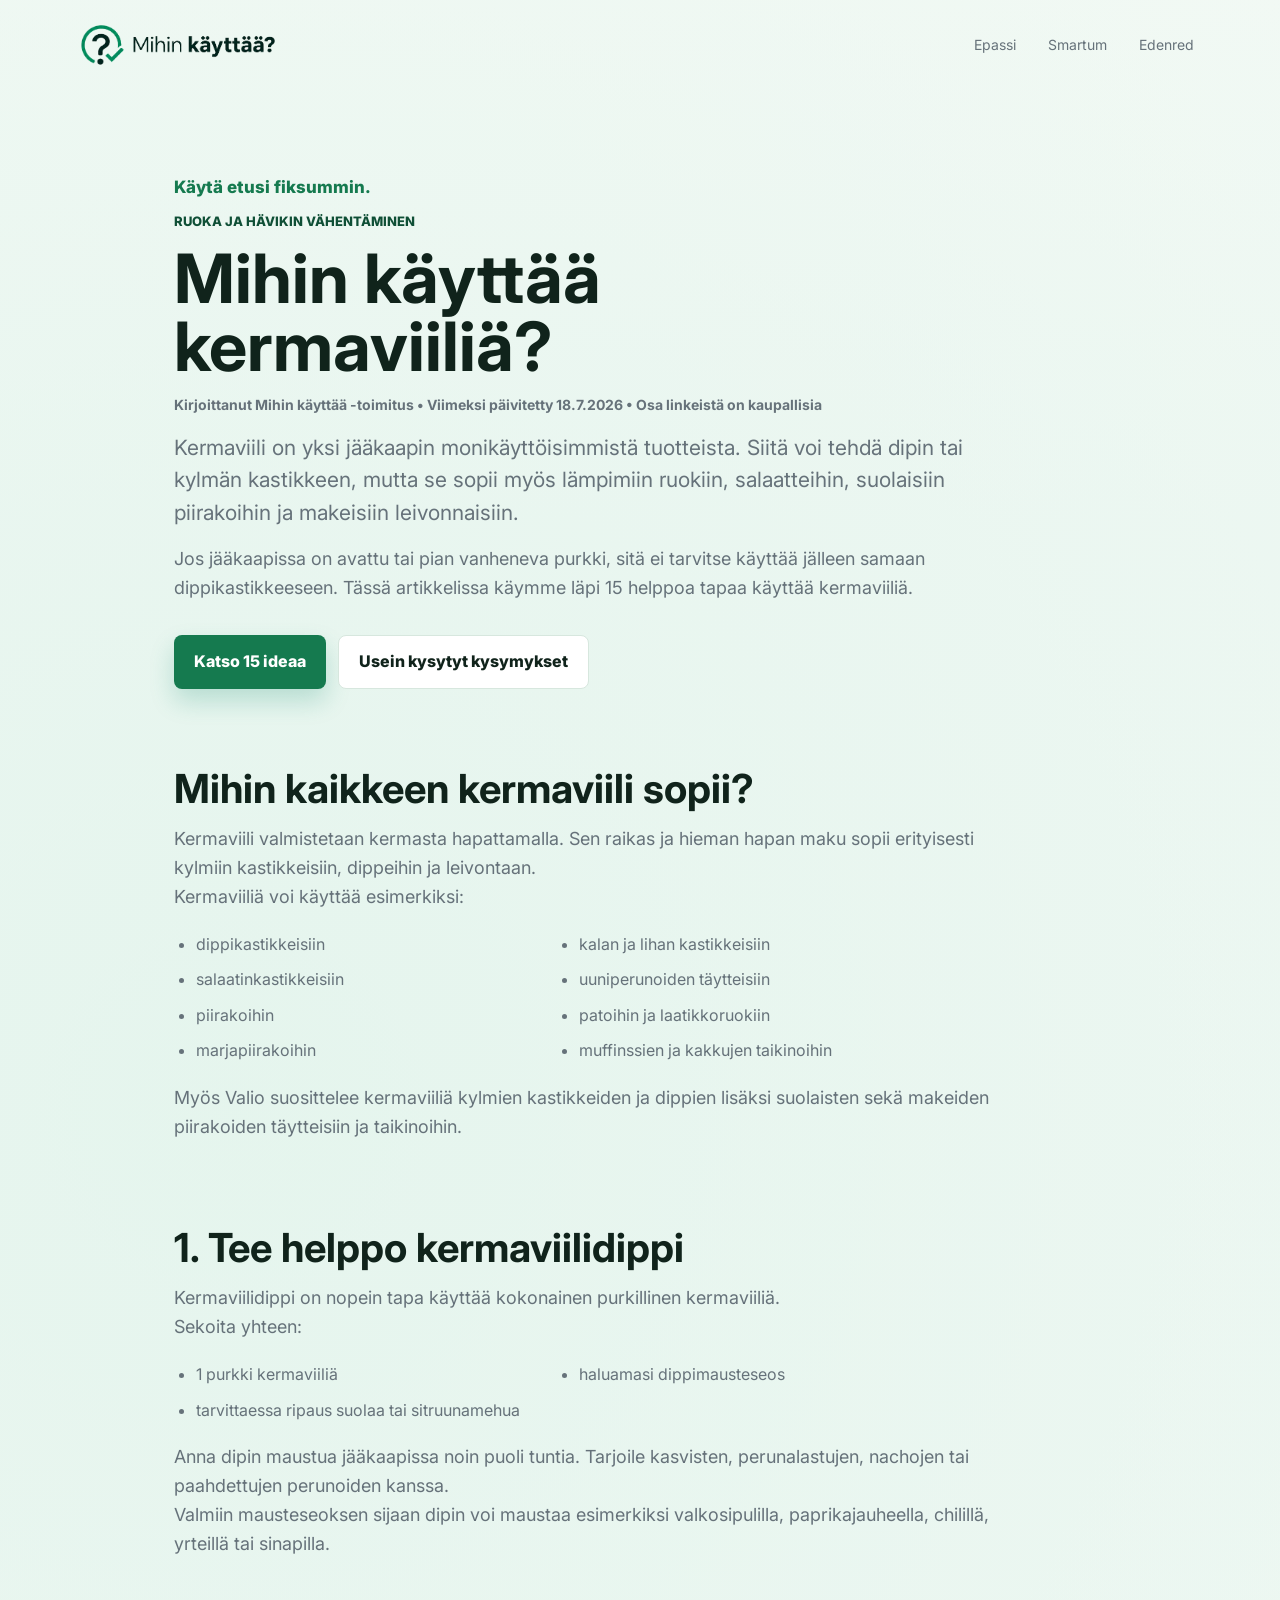
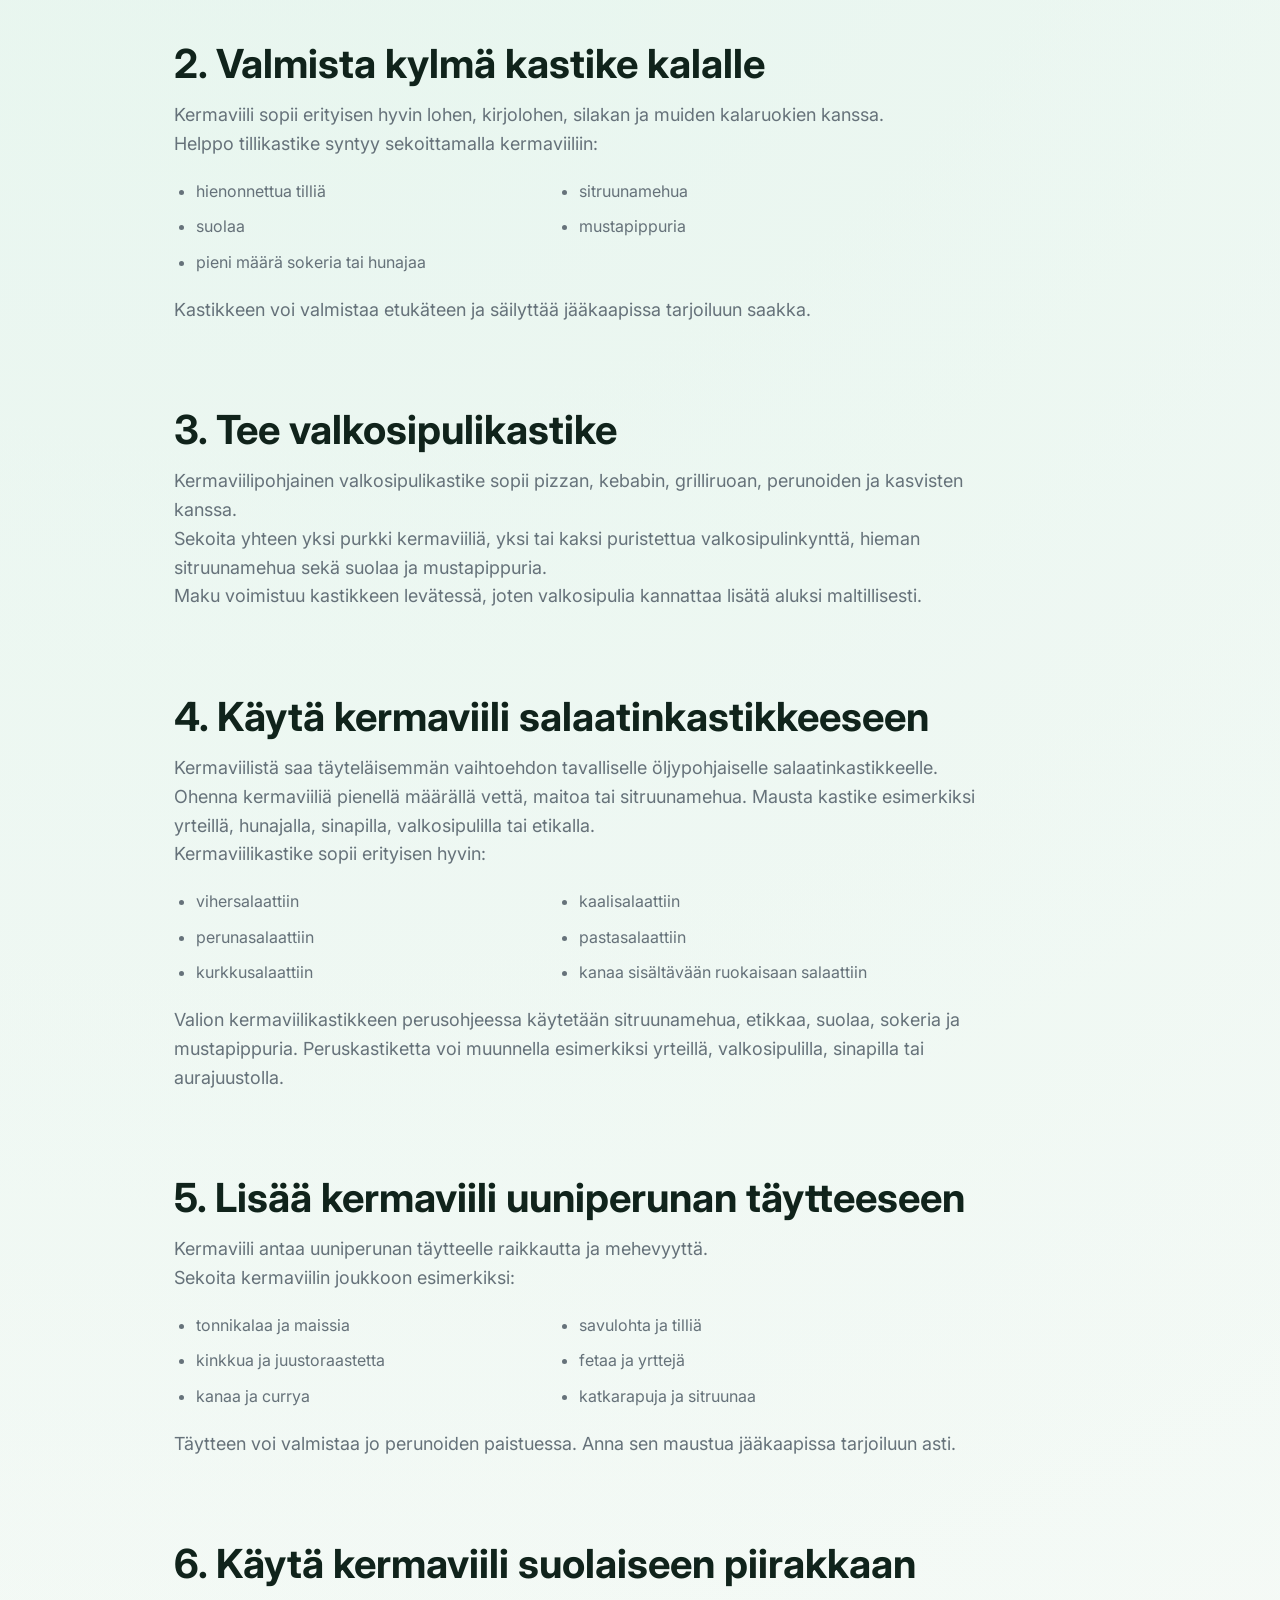
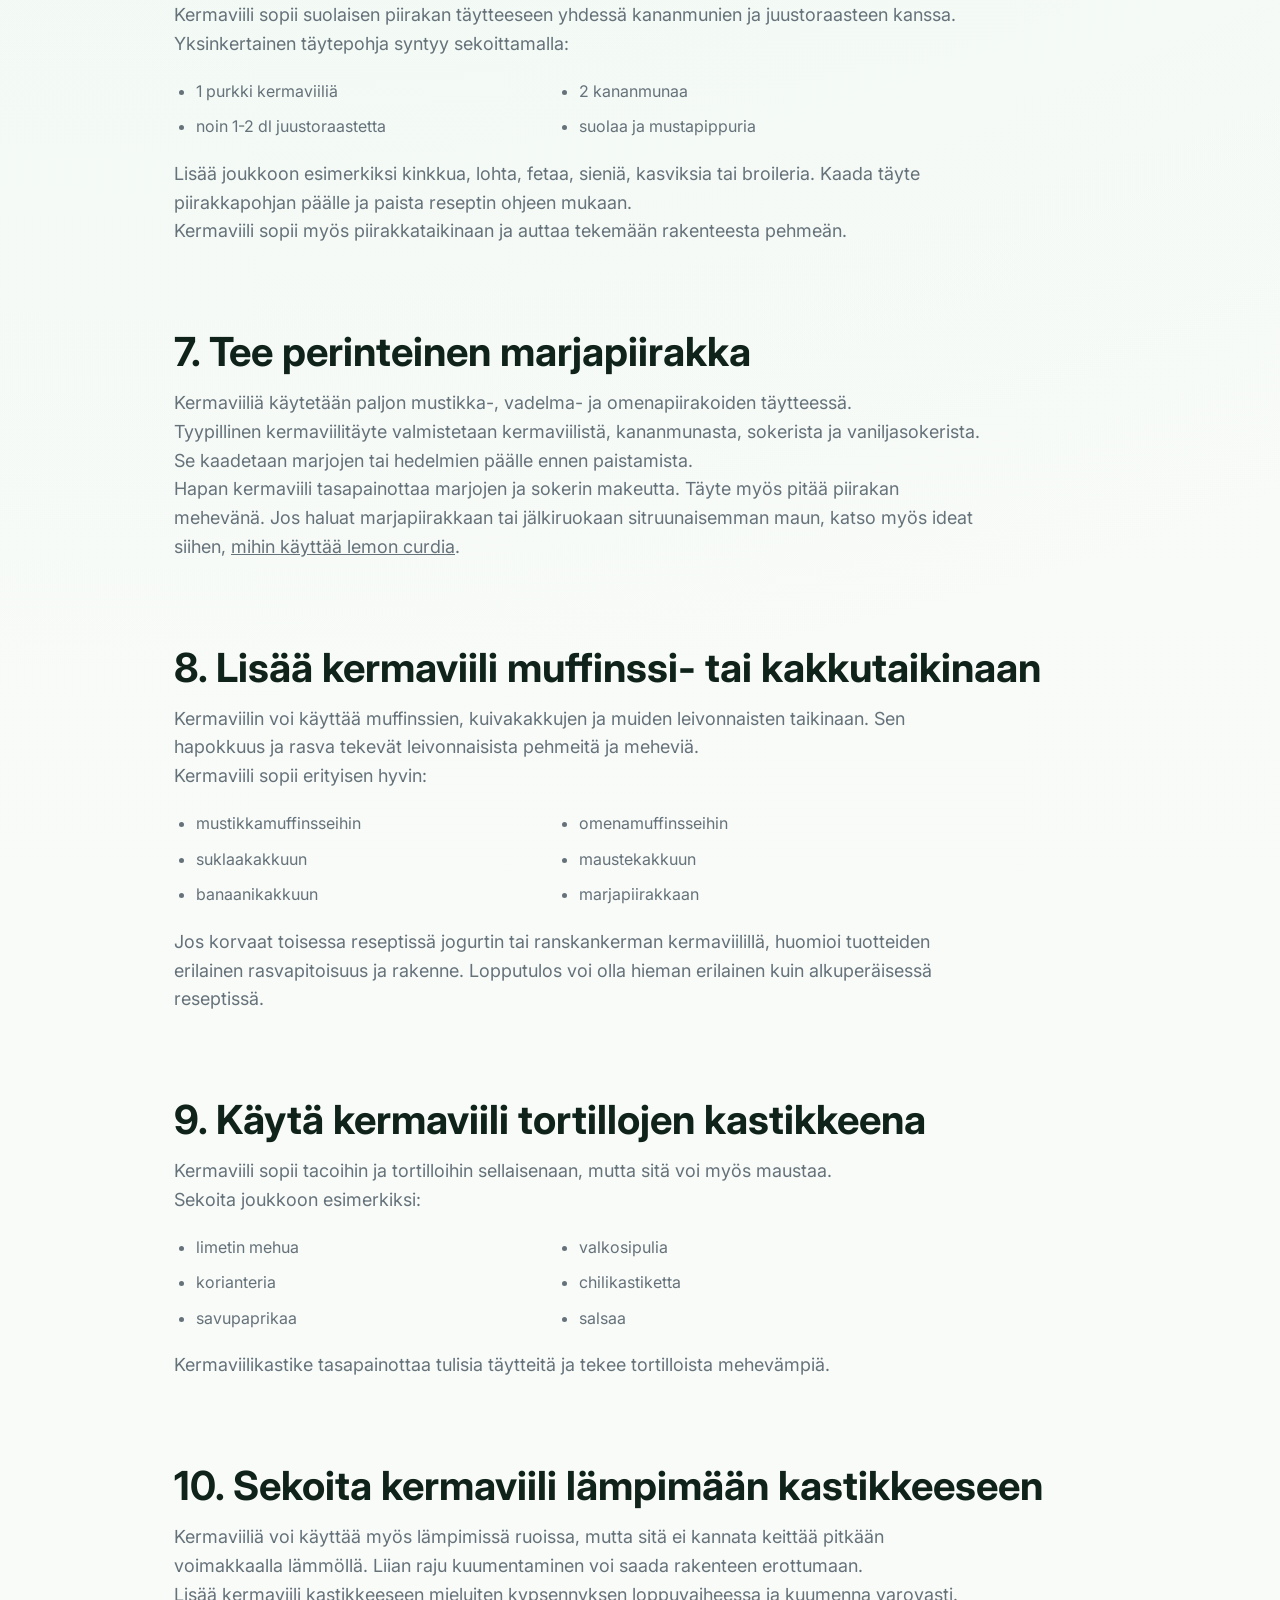
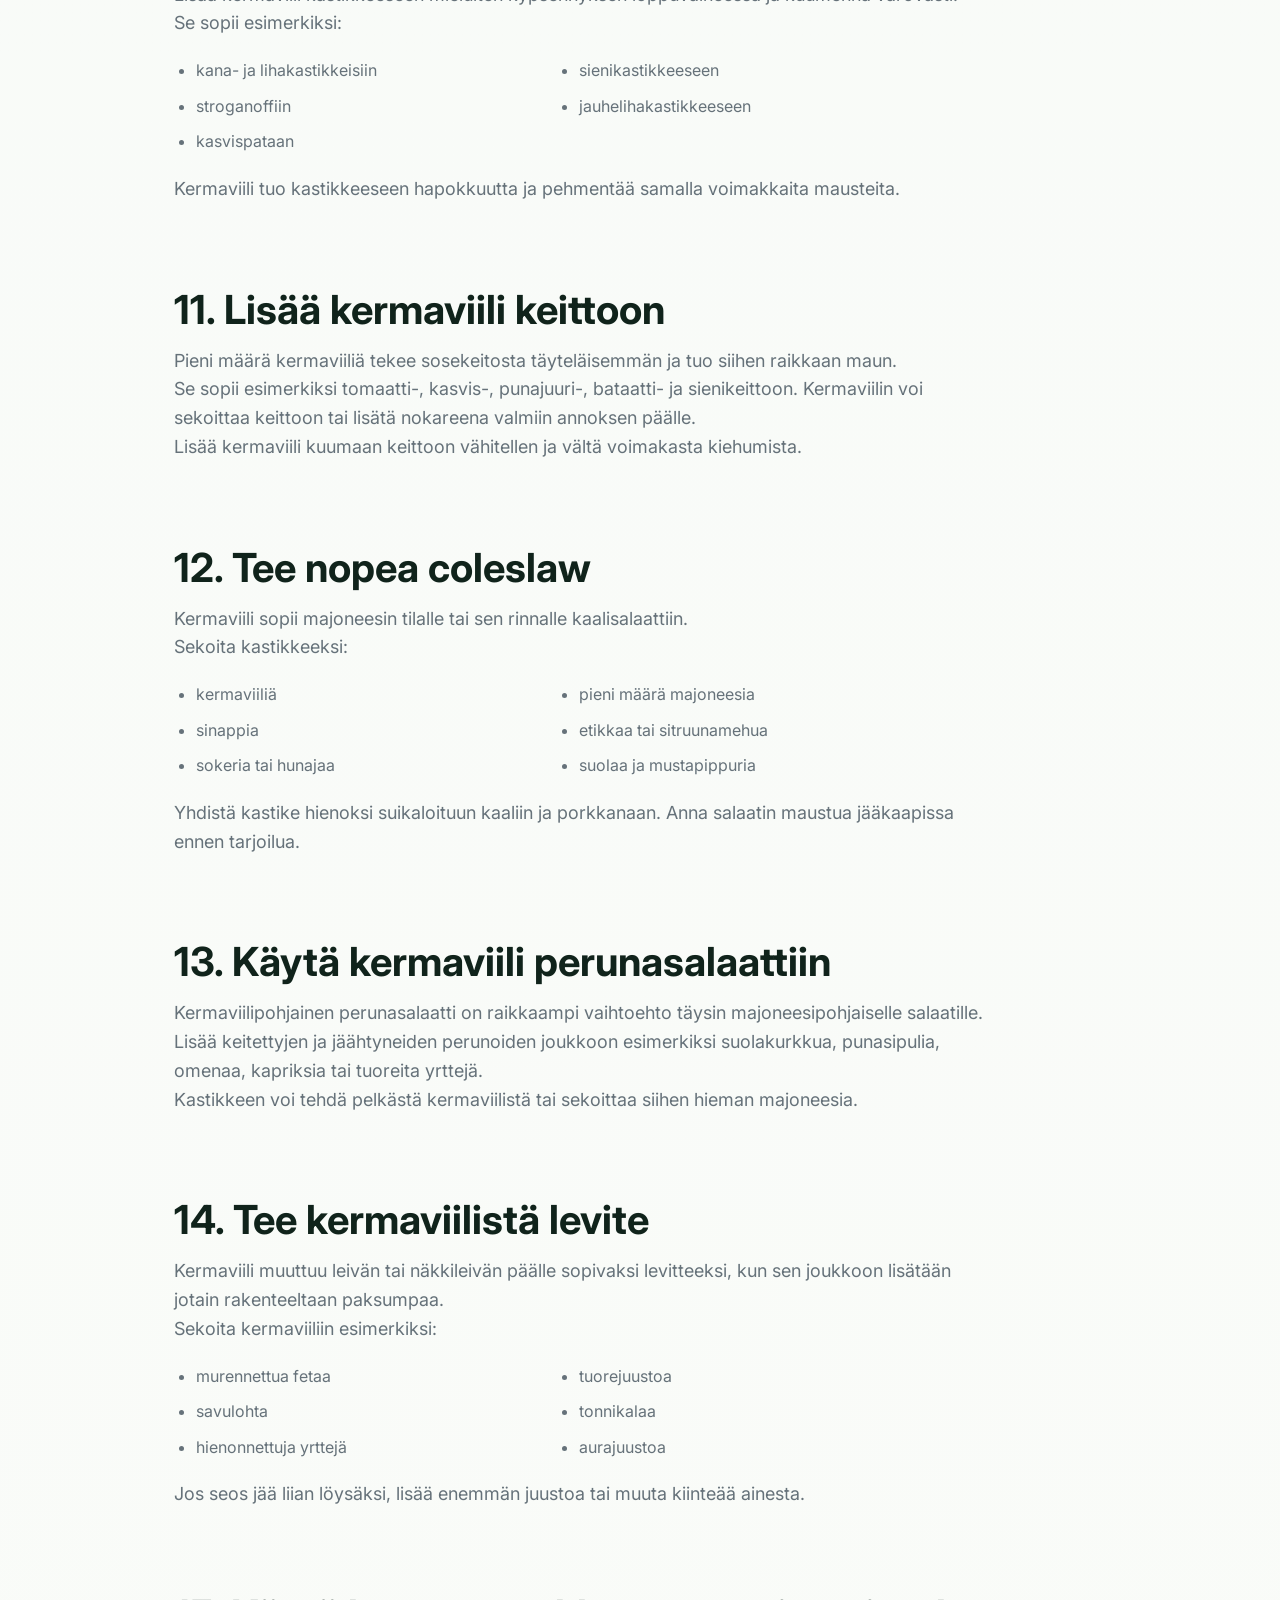
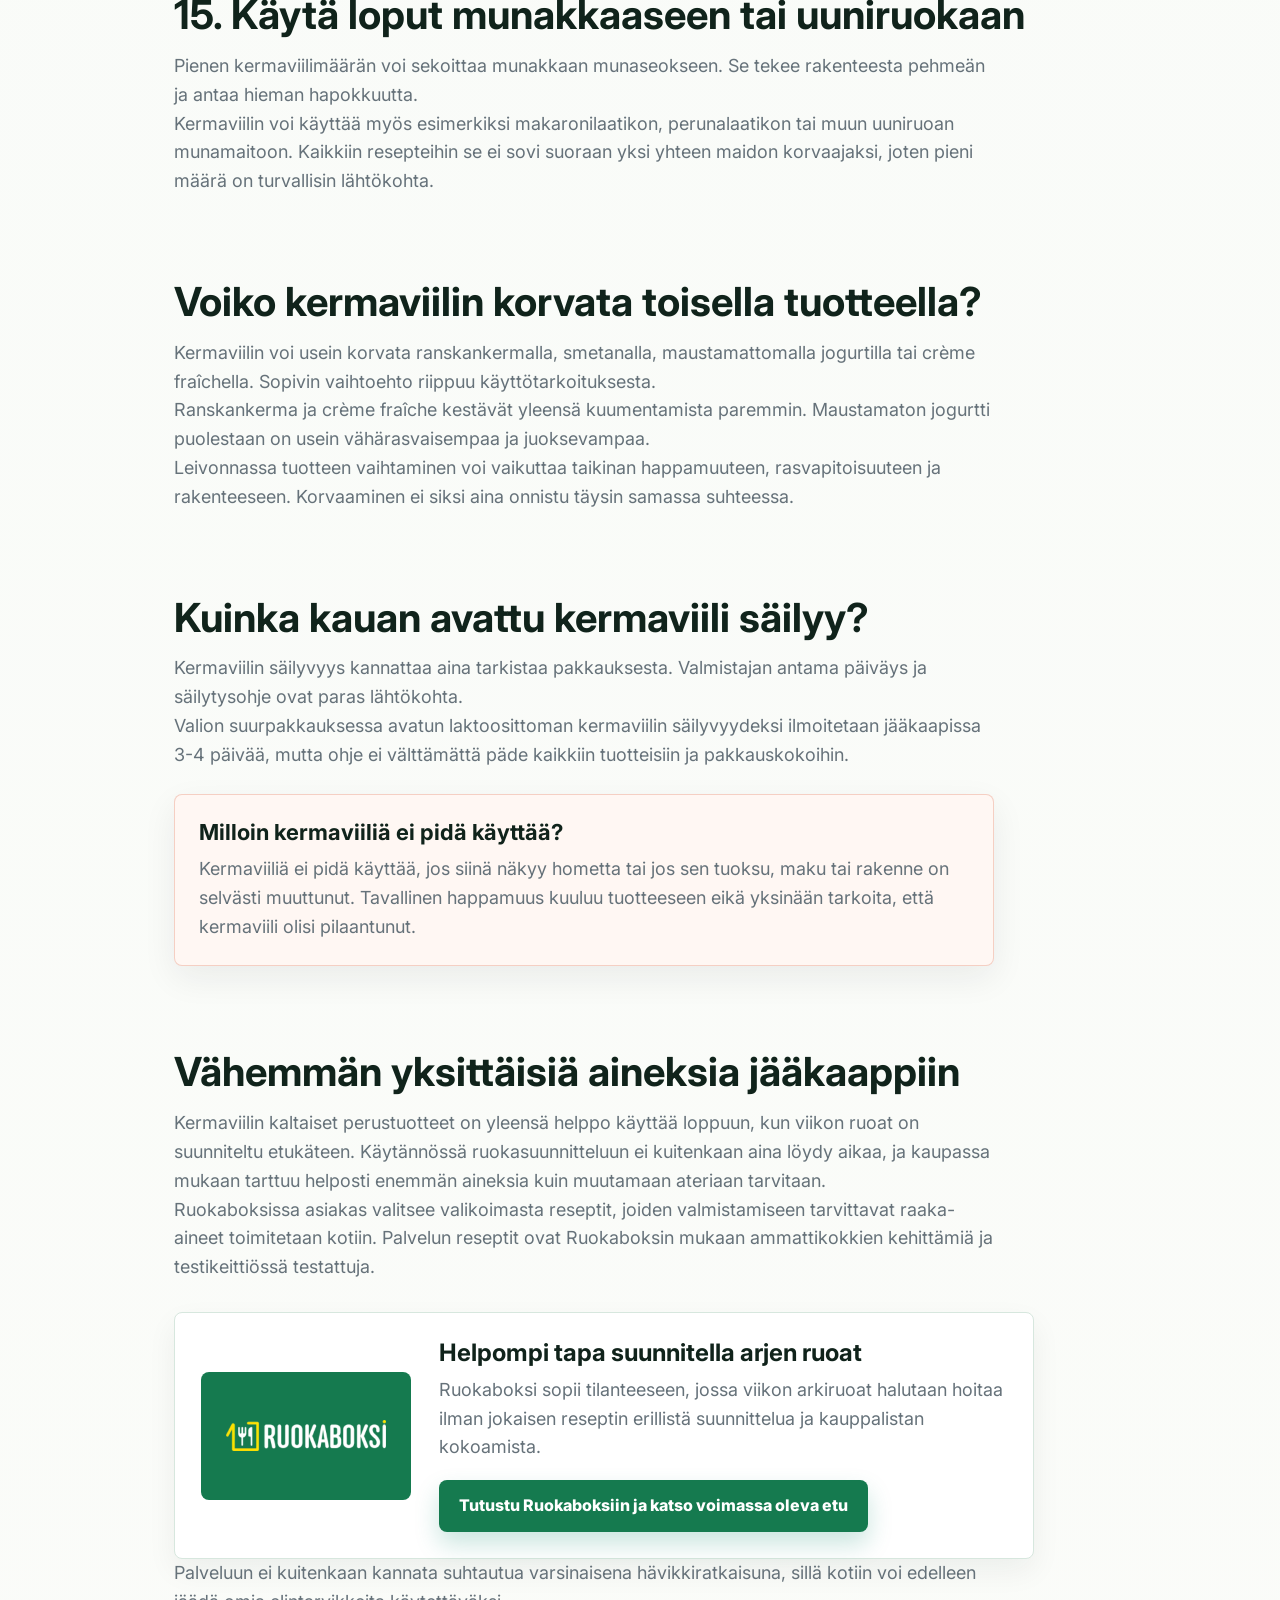
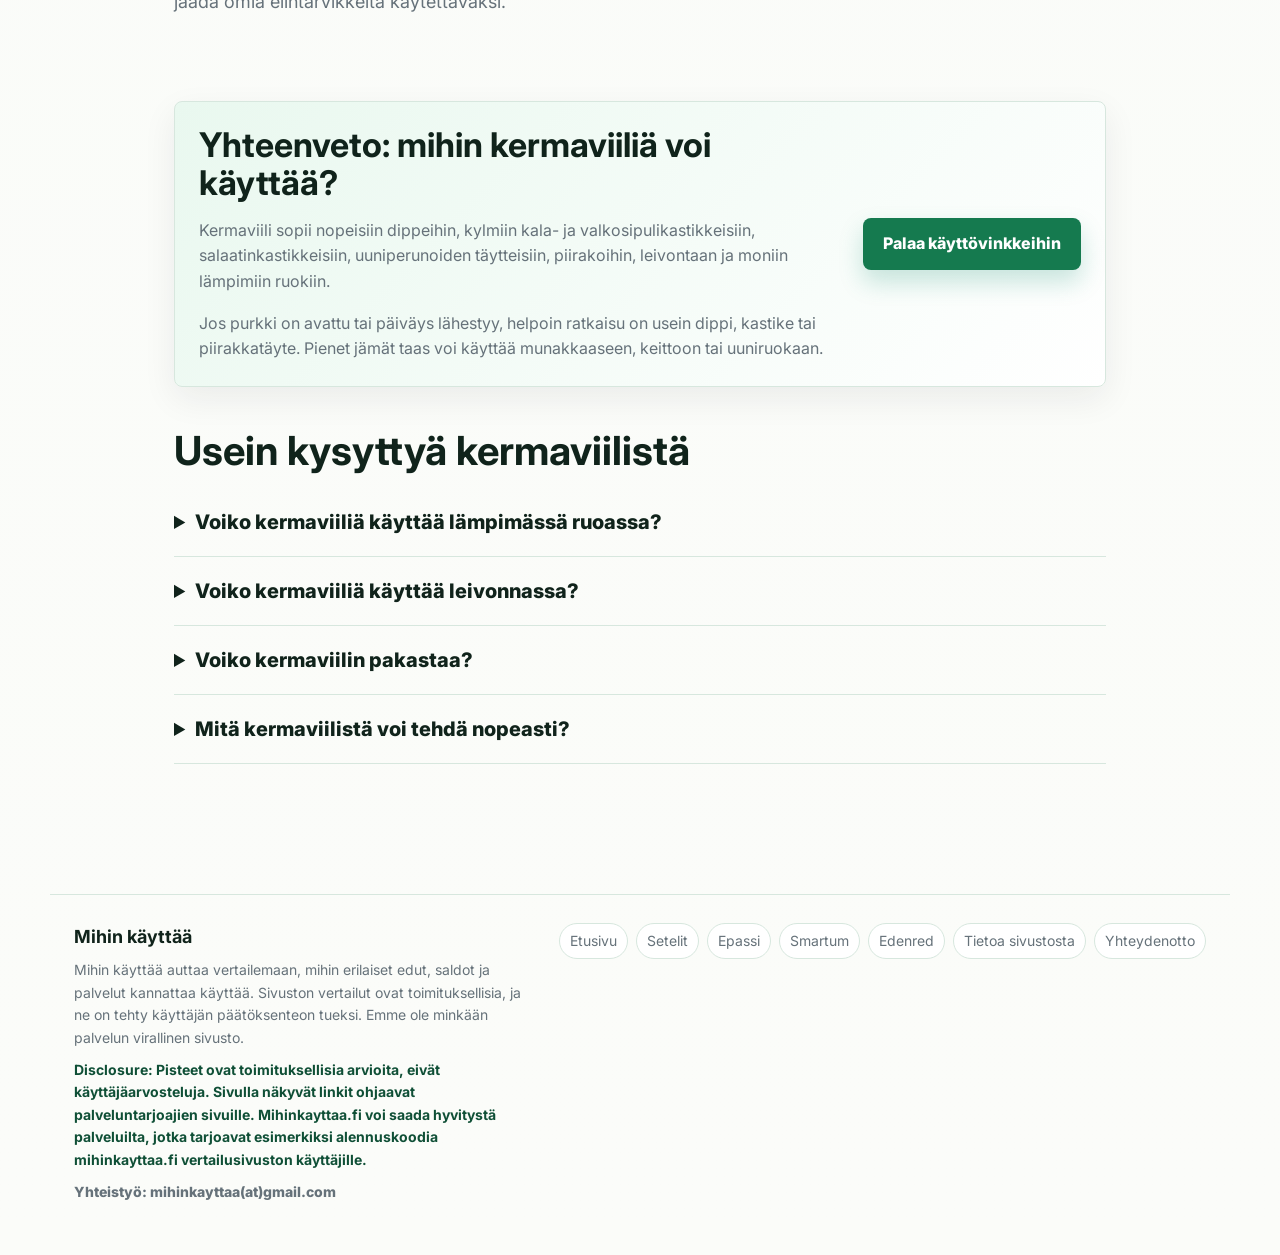
<file: kermaviilia/index.html>
<!doctype html>
<html lang="fi">
  <head>
    <meta charset="utf-8">
    <meta name="viewport" content="width=device-width, initial-scale=1">
    <title>Mihin käyttää kermaviiliä? 15 helppoa ideaa</title>
    <meta name="description" content="Jäikö kermaviiliä yli? Katso 15 helppoa ideaa dippeihin, kastikkeisiin, lämpimiin ruokiin, piirakoihin ja muuhun leivontaan.">
    <link rel="canonical" href="https://mihinkayttaa.fi/kermaviilia/">
    <link rel="stylesheet" href="/styles.css?v=kermaviilia-20260718">
    <link rel="icon" type="image/png" href="/assets/brand/favicon-512.png">
    <link rel="apple-touch-icon" href="/assets/brand/favicon-512.png">
    <meta property="og:title" content="Mihin käyttää kermaviiliä? 15 helppoa ideaa">
    <meta property="og:description" content="Katso käytännön ideat kermaviilin käyttöön: dipit, kastikkeet, uuniperunat, piirakat, leivonta, keitot ja arjen ruoat.">
    <meta property="og:type" content="article">
    <meta property="og:url" content="https://mihinkayttaa.fi/kermaviilia/">
    <meta property="og:image" content="https://mihinkayttaa.fi/assets/brand/paalogo-cropped.png?v=1dbc981">
    <meta name="twitter:card" content="summary_large_image">
    <meta name="twitter:image" content="https://mihinkayttaa.fi/assets/brand/paalogo-cropped.png?v=1dbc981">
    <script type="application/ld+json">
      {
        "@context": "https://schema.org",
        "@type": "Article",
        "headline": "Mihin käyttää kermaviiliä? 15 helppoa ideaa",
        "description": "Opas kermaviilin käyttöön dippeihin, kastikkeisiin, salaatteihin, lämpimiin ruokiin, piirakoihin ja leivontaan.",
        "mainEntityOfPage": "https://mihinkayttaa.fi/kermaviilia/",
        "inLanguage": "fi",
        "datePublished": "2026-07-18",
        "dateModified": "2026-07-18",
        "author": {
          "@type": "Organization",
          "name": "Mihin käyttää -toimitus",
          "url": "https://mihinkayttaa.fi/tietoa/"
        },
        "publisher": {
          "@type": "Organization",
          "name": "Mihin käyttää",
          "url": "https://mihinkayttaa.fi/",
          "logo": {
            "@type": "ImageObject",
            "url": "https://mihinkayttaa.fi/assets/brand/paalogo-cropped.png?v=1dbc981"
          }
        }
      }
    </script>
    <script type="application/ld+json">
      {
        "@context": "https://schema.org",
        "@type": "BreadcrumbList",
        "itemListElement": [
          {
            "@type": "ListItem",
            "position": 1,
            "name": "Etusivu",
            "item": "https://mihinkayttaa.fi/"
          },
          {
            "@type": "ListItem",
            "position": 2,
            "name": "Mihin käyttää kermaviiliä?",
            "item": "https://mihinkayttaa.fi/kermaviilia/"
          }
        ]
      }
    </script>
    <script type="application/ld+json">
      {
        "@context": "https://schema.org",
        "@type": "FAQPage",
        "mainEntity": [
          {
            "@type": "Question",
            "name": "Voiko kermaviiliä käyttää lämpimässä ruoassa?",
            "acceptedAnswer": {
              "@type": "Answer",
              "text": "Kermaviiliä voi käyttää lämpimissä kastikkeissa, padoissa, keitoissa ja uuniruoissa. Se kannattaa lisätä kypsennyksen loppupuolella ja kuumentaa varovasti, jotta rakenne ei erotu."
            }
          },
          {
            "@type": "Question",
            "name": "Voiko kermaviiliä käyttää leivonnassa?",
            "acceptedAnswer": {
              "@type": "Answer",
              "text": "Kermaviili sopii sekä suolaisiin että makeisiin leivonnaisiin. Sitä käytetään esimerkiksi piirakoiden täytteissä, piirakkataikinoissa, muffineissa ja kuivakakuissa."
            }
          },
          {
            "@type": "Question",
            "name": "Voiko kermaviilin pakastaa?",
            "acceptedAnswer": {
              "@type": "Answer",
              "text": "Pakastaminen voi muuttaa kermaviilin rakennetta rakeiseksi tai vetiseksi. Sulatettu kermaviili voi silti sopia kuumennettaviin ruokiin tai leivontaan."
            }
          },
          {
            "@type": "Question",
            "name": "Mitä kermaviilistä voi tehdä nopeasti?",
            "acceptedAnswer": {
              "@type": "Answer",
              "text": "Nopeimpia vaihtoehtoja ovat dippi, valkosipulikastike, kalakastike, salaatinkastike ja tortillakastike. Näihin tarvitaan kermaviilin lisäksi vain muutama mauste."
            }
          }
        ]
      }
    </script>
  </head>
  <body>
    <header class="site-header">
      <a class="brand" href="/" aria-label="Mihin käyttää etusivu">
        <img class="brand-logo" src="/assets/brand/vaaka-logo-cropped.png?v=1dbc981" alt="Mihin käyttää?">
      </a>
      <nav aria-label="Päävalikko">
        <a href="/epassi/">Epassi</a>
        <a href="/smartum/">Smartum</a>
        <a href="/edenred/">Edenred</a>
      </nav>
    </header>

    <main>
      <article class="article editorial-article">
        <header class="article-header editorial-header">
          <p class="brand-slogan">Käytä etusi fiksummin.</p>
          <p class="eyebrow">Ruoka ja hävikin vähentäminen</p>
          <h1>Mihin käyttää kermaviiliä?</h1>
          <p class="article-meta">Kirjoittanut Mihin käyttää -toimitus • Viimeksi päivitetty 18.7.2026 • Osa linkeistä on kaupallisia</p>
          <p class="lead">Kermaviili on yksi jääkaapin monikäyttöisimmistä tuotteista. Siitä voi tehdä dipin tai kylmän kastikkeen, mutta se sopii myös lämpimiin ruokiin, salaatteihin, suolaisiin piirakoihin ja makeisiin leivonnaisiin.</p>
          <p>Jos jääkaapissa on avattu tai pian vanheneva purkki, sitä ei tarvitse käyttää jälleen samaan dippikastikkeeseen. Tässä artikkelissa käymme läpi 15 helppoa tapaa käyttää kermaviiliä.</p>
          <div class="hero-actions">
            <a class="button primary" href="#ideat">Katso 15 ideaa</a>
            <a class="button secondary" href="#faq">Usein kysytyt kysymykset</a>
          </div>
        </header>

        <section class="content-section editorial-section">
          <h2>Mihin kaikkeen kermaviili sopii?</h2>
          <p>Kermaviili valmistetaan kermasta hapattamalla. Sen raikas ja hieman hapan maku sopii erityisesti kylmiin kastikkeisiin, dippeihin ja leivontaan.</p>
          <p>Kermaviiliä voi käyttää esimerkiksi:</p>
          <ul class="editorial-list">
            <li>dippikastikkeisiin</li>
            <li>kalan ja lihan kastikkeisiin</li>
            <li>salaatinkastikkeisiin</li>
            <li>uuniperunoiden täytteisiin</li>
            <li>piirakoihin</li>
            <li>patoihin ja laatikkoruokiin</li>
            <li>marjapiirakoihin</li>
            <li>muffinssien ja kakkujen taikinoihin</li>
          </ul>
          <p>Myös Valio suosittelee kermaviiliä kylmien kastikkeiden ja dippien lisäksi suolaisten sekä makeiden piirakoiden täytteisiin ja taikinoihin.</p>
        </section>

        <section class="content-section editorial-section" id="ideat">
          <h2>1. Tee helppo kermaviilidippi</h2>
          <p>Kermaviilidippi on nopein tapa käyttää kokonainen purkillinen kermaviiliä.</p>
          <p>Sekoita yhteen:</p>
          <ul class="editorial-list">
            <li>1 purkki kermaviiliä</li>
            <li>haluamasi dippimausteseos</li>
            <li>tarvittaessa ripaus suolaa tai sitruunamehua</li>
          </ul>
          <p>Anna dipin maustua jääkaapissa noin puoli tuntia. Tarjoile kasvisten, perunalastujen, nachojen tai paahdettujen perunoiden kanssa.</p>
          <p>Valmiin mausteseoksen sijaan dipin voi maustaa esimerkiksi valkosipulilla, paprikajauheella, chilillä, yrteillä tai sinapilla.</p>
        </section>

        <section class="content-section editorial-section">
          <h2>2. Valmista kylmä kastike kalalle</h2>
          <p>Kermaviili sopii erityisen hyvin lohen, kirjolohen, silakan ja muiden kalaruokien kanssa.</p>
          <p>Helppo tillikastike syntyy sekoittamalla kermaviiliin:</p>
          <ul class="editorial-list">
            <li>hienonnettua tilliä</li>
            <li>sitruunamehua</li>
            <li>suolaa</li>
            <li>mustapippuria</li>
            <li>pieni määrä sokeria tai hunajaa</li>
          </ul>
          <p>Kastikkeen voi valmistaa etukäteen ja säilyttää jääkaapissa tarjoiluun saakka.</p>
        </section>

        <section class="content-section editorial-section">
          <h2>3. Tee valkosipulikastike</h2>
          <p>Kermaviilipohjainen valkosipulikastike sopii pizzan, kebabin, grilliruoan, perunoiden ja kasvisten kanssa.</p>
          <p>Sekoita yhteen yksi purkki kermaviiliä, yksi tai kaksi puristettua valkosipulinkynttä, hieman sitruunamehua sekä suolaa ja mustapippuria.</p>
          <p>Maku voimistuu kastikkeen levätessä, joten valkosipulia kannattaa lisätä aluksi maltillisesti.</p>
        </section>

        <section class="content-section editorial-section">
          <h2>4. Käytä kermaviili salaatinkastikkeeseen</h2>
          <p>Kermaviilistä saa täyteläisemmän vaihtoehdon tavalliselle öljypohjaiselle salaatinkastikkeelle.</p>
          <p>Ohenna kermaviiliä pienellä määrällä vettä, maitoa tai sitruunamehua. Mausta kastike esimerkiksi yrteillä, hunajalla, sinapilla, valkosipulilla tai etikalla.</p>
          <p>Kermaviilikastike sopii erityisen hyvin:</p>
          <ul class="editorial-list">
            <li>vihersalaattiin</li>
            <li>kaalisalaattiin</li>
            <li>perunasalaattiin</li>
            <li>pastasalaattiin</li>
            <li>kurkkusalaattiin</li>
            <li>kanaa sisältävään ruokaisaan salaattiin</li>
          </ul>
          <p>Valion kermaviilikastikkeen perusohjeessa käytetään sitruunamehua, etikkaa, suolaa, sokeria ja mustapippuria. Peruskastiketta voi muunnella esimerkiksi yrteillä, valkosipulilla, sinapilla tai aurajuustolla.</p>
        </section>

        <section class="content-section editorial-section">
          <h2>5. Lisää kermaviili uuniperunan täytteeseen</h2>
          <p>Kermaviili antaa uuniperunan täytteelle raikkautta ja mehevyyttä.</p>
          <p>Sekoita kermaviilin joukkoon esimerkiksi:</p>
          <ul class="editorial-list">
            <li>tonnikalaa ja maissia</li>
            <li>savulohta ja tilliä</li>
            <li>kinkkua ja juustoraastetta</li>
            <li>fetaa ja yrttejä</li>
            <li>kanaa ja currya</li>
            <li>katkarapuja ja sitruunaa</li>
          </ul>
          <p>Täytteen voi valmistaa jo perunoiden paistuessa. Anna sen maustua jääkaapissa tarjoiluun asti.</p>
        </section>

        <section class="content-section editorial-section">
          <h2>6. Käytä kermaviili suolaiseen piirakkaan</h2>
          <p>Kermaviili sopii suolaisen piirakan täytteeseen yhdessä kananmunien ja juustoraasteen kanssa.</p>
          <p>Yksinkertainen täytepohja syntyy sekoittamalla:</p>
          <ul class="editorial-list">
            <li>1 purkki kermaviiliä</li>
            <li>2 kananmunaa</li>
            <li>noin 1-2 dl juustoraastetta</li>
            <li>suolaa ja mustapippuria</li>
          </ul>
          <p>Lisää joukkoon esimerkiksi kinkkua, lohta, fetaa, sieniä, kasviksia tai broileria. Kaada täyte piirakkapohjan päälle ja paista reseptin ohjeen mukaan.</p>
          <p>Kermaviili sopii myös piirakkataikinaan ja auttaa tekemään rakenteesta pehmeän.</p>
        </section>

        <section class="content-section editorial-section">
          <h2>7. Tee perinteinen marjapiirakka</h2>
          <p>Kermaviiliä käytetään paljon mustikka-, vadelma- ja omenapiirakoiden täytteessä.</p>
          <p>Tyypillinen kermaviilitäyte valmistetaan kermaviilistä, kananmunasta, sokerista ja vaniljasokerista. Se kaadetaan marjojen tai hedelmien päälle ennen paistamista.</p>
          <p>Hapan kermaviili tasapainottaa marjojen ja sokerin makeutta. Täyte myös pitää piirakan mehevänä. Jos haluat marjapiirakkaan tai jälkiruokaan sitruunaisemman maun, katso myös ideat siihen, <a href="/lemon-curd/">mihin käyttää lemon curdia</a>.</p>
        </section>

        <section class="content-section editorial-section">
          <h2>8. Lisää kermaviili muffinssi- tai kakkutaikinaan</h2>
          <p>Kermaviilin voi käyttää muffinssien, kuivakakkujen ja muiden leivonnaisten taikinaan. Sen hapokkuus ja rasva tekevät leivonnaisista pehmeitä ja meheviä.</p>
          <p>Kermaviili sopii erityisen hyvin:</p>
          <ul class="editorial-list">
            <li>mustikkamuffinsseihin</li>
            <li>omenamuffinsseihin</li>
            <li>suklaakakkuun</li>
            <li>maustekakkuun</li>
            <li>banaanikakkuun</li>
            <li>marjapiirakkaan</li>
          </ul>
          <p>Jos korvaat toisessa reseptissä jogurtin tai ranskankerman kermaviilillä, huomioi tuotteiden erilainen rasvapitoisuus ja rakenne. Lopputulos voi olla hieman erilainen kuin alkuperäisessä reseptissä.</p>
        </section>

        <section class="content-section editorial-section">
          <h2>9. Käytä kermaviili tortillojen kastikkeena</h2>
          <p>Kermaviili sopii tacoihin ja tortilloihin sellaisenaan, mutta sitä voi myös maustaa.</p>
          <p>Sekoita joukkoon esimerkiksi:</p>
          <ul class="editorial-list">
            <li>limetin mehua</li>
            <li>valkosipulia</li>
            <li>korianteria</li>
            <li>chilikastiketta</li>
            <li>savupaprikaa</li>
            <li>salsaa</li>
          </ul>
          <p>Kermaviilikastike tasapainottaa tulisia täytteitä ja tekee tortilloista mehevämpiä.</p>
        </section>

        <section class="content-section editorial-section">
          <h2>10. Sekoita kermaviili lämpimään kastikkeeseen</h2>
          <p>Kermaviiliä voi käyttää myös lämpimissä ruoissa, mutta sitä ei kannata keittää pitkään voimakkaalla lämmöllä. Liian raju kuumentaminen voi saada rakenteen erottumaan.</p>
          <p>Lisää kermaviili kastikkeeseen mieluiten kypsennyksen loppuvaiheessa ja kuumenna varovasti.</p>
          <p>Se sopii esimerkiksi:</p>
          <ul class="editorial-list">
            <li>kana- ja lihakastikkeisiin</li>
            <li>sienikastikkeeseen</li>
            <li>stroganoffiin</li>
            <li>jauhelihakastikkeeseen</li>
            <li>kasvispataan</li>
          </ul>
          <p>Kermaviili tuo kastikkeeseen hapokkuutta ja pehmentää samalla voimakkaita mausteita.</p>
        </section>

        <section class="content-section editorial-section">
          <h2>11. Lisää kermaviili keittoon</h2>
          <p>Pieni määrä kermaviiliä tekee sosekeitosta täyteläisemmän ja tuo siihen raikkaan maun.</p>
          <p>Se sopii esimerkiksi tomaatti-, kasvis-, punajuuri-, bataatti- ja sienikeittoon. Kermaviilin voi sekoittaa keittoon tai lisätä nokareena valmiin annoksen päälle.</p>
          <p>Lisää kermaviili kuumaan keittoon vähitellen ja vältä voimakasta kiehumista.</p>
        </section>

        <section class="content-section editorial-section">
          <h2>12. Tee nopea coleslaw</h2>
          <p>Kermaviili sopii majoneesin tilalle tai sen rinnalle kaalisalaattiin.</p>
          <p>Sekoita kastikkeeksi:</p>
          <ul class="editorial-list">
            <li>kermaviiliä</li>
            <li>pieni määrä majoneesia</li>
            <li>sinappia</li>
            <li>etikkaa tai sitruunamehua</li>
            <li>sokeria tai hunajaa</li>
            <li>suolaa ja mustapippuria</li>
          </ul>
          <p>Yhdistä kastike hienoksi suikaloituun kaaliin ja porkkanaan. Anna salaatin maustua jääkaapissa ennen tarjoilua.</p>
        </section>

        <section class="content-section editorial-section">
          <h2>13. Käytä kermaviili perunasalaattiin</h2>
          <p>Kermaviilipohjainen perunasalaatti on raikkaampi vaihtoehto täysin majoneesipohjaiselle salaatille.</p>
          <p>Lisää keitettyjen ja jäähtyneiden perunoiden joukkoon esimerkiksi suolakurkkua, punasipulia, omenaa, kapriksia tai tuoreita yrttejä.</p>
          <p>Kastikkeen voi tehdä pelkästä kermaviilistä tai sekoittaa siihen hieman majoneesia.</p>
        </section>

        <section class="content-section editorial-section">
          <h2>14. Tee kermaviilistä levite</h2>
          <p>Kermaviili muuttuu leivän tai näkkileivän päälle sopivaksi levitteeksi, kun sen joukkoon lisätään jotain rakenteeltaan paksumpaa.</p>
          <p>Sekoita kermaviiliin esimerkiksi:</p>
          <ul class="editorial-list">
            <li>murennettua fetaa</li>
            <li>tuorejuustoa</li>
            <li>savulohta</li>
            <li>tonnikalaa</li>
            <li>hienonnettuja yrttejä</li>
            <li>aurajuustoa</li>
          </ul>
          <p>Jos seos jää liian löysäksi, lisää enemmän juustoa tai muuta kiinteää ainesta.</p>
        </section>

        <section class="content-section editorial-section">
          <h2>15. Käytä loput munakkaaseen tai uuniruokaan</h2>
          <p>Pienen kermaviilimäärän voi sekoittaa munakkaan munaseokseen. Se tekee rakenteesta pehmeän ja antaa hieman hapokkuutta.</p>
          <p>Kermaviilin voi käyttää myös esimerkiksi makaronilaatikon, perunalaatikon tai muun uuniruoan munamaitoon. Kaikkiin resepteihin se ei sovi suoraan yksi yhteen maidon korvaajaksi, joten pieni määrä on turvallisin lähtökohta.</p>
        </section>

        <section class="content-section editorial-section">
          <h2>Voiko kermaviilin korvata toisella tuotteella?</h2>
          <p>Kermaviilin voi usein korvata ranskankermalla, smetanalla, maustamattomalla jogurtilla tai crème fraîchella. Sopivin vaihtoehto riippuu käyttötarkoituksesta.</p>
          <p>Ranskankerma ja crème fraîche kestävät yleensä kuumentamista paremmin. Maustamaton jogurtti puolestaan on usein vähärasvaisempaa ja juoksevampaa.</p>
          <p>Leivonnassa tuotteen vaihtaminen voi vaikuttaa taikinan happamuuteen, rasvapitoisuuteen ja rakenteeseen. Korvaaminen ei siksi aina onnistu täysin samassa suhteessa.</p>
        </section>

        <section class="content-section editorial-section">
          <h2>Kuinka kauan avattu kermaviili säilyy?</h2>
          <p>Kermaviilin säilyvyys kannattaa aina tarkistaa pakkauksesta. Valmistajan antama päiväys ja säilytysohje ovat paras lähtökohta.</p>
          <p>Valion suurpakkauksessa avatun laktoosittoman kermaviilin säilyvyydeksi ilmoitetaan jääkaapissa 3-4 päivää, mutta ohje ei välttämättä päde kaikkiin tuotteisiin ja pakkauskokoihin.</p>
          <div class="warning-box editorial-warning">
            <h3>Milloin kermaviiliä ei pidä käyttää?</h3>
            <p>Kermaviiliä ei pidä käyttää, jos siinä näkyy hometta tai jos sen tuoksu, maku tai rakenne on selvästi muuttunut. Tavallinen happamuus kuuluu tuotteeseen eikä yksinään tarkoita, että kermaviili olisi pilaantunut.</p>
          </div>
        </section>

        <section class="content-section editorial-section">
          <h2>Vähemmän yksittäisiä aineksia jääkaappiin</h2>
          <p>Kermaviilin kaltaiset perustuotteet on yleensä helppo käyttää loppuun, kun viikon ruoat on suunniteltu etukäteen. Käytännössä ruokasuunnitteluun ei kuitenkaan aina löydy aikaa, ja kaupassa mukaan tarttuu helposti enemmän aineksia kuin muutamaan ateriaan tarvitaan.</p>
          <p>Ruokaboksissa asiakas valitsee valikoimasta reseptit, joiden valmistamiseen tarvittavat raaka-aineet toimitetaan kotiin. Palvelun reseptit ovat Ruokaboksin mukaan ammattikokkien kehittämiä ja testikeittiössä testattuja.</p>
          <aside class="partner-promo">
            <div class="partner-promo-logo">
              <img src="/assets/logos/ruokaboksi-logo.webp" alt="Ruokaboksi">
            </div>
            <div>
              <h3>Helpompi tapa suunnitella arjen ruoat</h3>
              <p>Ruokaboksi sopii tilanteeseen, jossa viikon arkiruoat halutaan hoitaa ilman jokaisen reseptin erillistä suunnittelua ja kauppalistan kokoamista.</p>
              <a class="button primary" href="https://id.ruokaboksi.fi/t/t?a=1970478140&amp;as=2089384816&amp;t=2&amp;tk=1" target="_blank" rel="sponsored noopener">Tutustu Ruokaboksiin ja katso voimassa oleva etu</a>
            </div>
          </aside>
          <p>Palveluun ei kuitenkaan kannata suhtautua varsinaisena hävikkiratkaisuna, sillä kotiin voi edelleen jäädä omia elintarvikkeita käytettäväksi.</p>
        </section>

        <section class="cta-panel editorial-cta">
          <div>
            <h2>Yhteenveto: mihin kermaviiliä voi käyttää?</h2>
            <p>Kermaviili sopii nopeisiin dippeihin, kylmiin kala- ja valkosipulikastikkeisiin, salaatinkastikkeisiin, uuniperunoiden täytteisiin, piirakoihin, leivontaan ja moniin lämpimiin ruokiin.</p>
            <p>Jos purkki on avattu tai päiväys lähestyy, helpoin ratkaisu on usein dippi, kastike tai piirakkatäyte. Pienet jämät taas voi käyttää munakkaaseen, keittoon tai uuniruokaan.</p>
          </div>
          <a class="button primary" href="#ideat">Palaa käyttövinkkeihin</a>
        </section>

        <section class="content-section editorial-section" id="faq">
          <h2>Usein kysyttyä kermaviilistä</h2>
          <details>
            <summary>Voiko kermaviiliä käyttää lämpimässä ruoassa?</summary>
            <p>Kermaviiliä voi käyttää lämpimissä kastikkeissa, padoissa, keitoissa ja uuniruoissa. Se kannattaa lisätä kypsennyksen loppupuolella ja kuumentaa varovasti, jotta rakenne ei erotu.</p>
          </details>
          <details>
            <summary>Voiko kermaviiliä käyttää leivonnassa?</summary>
            <p>Kermaviili sopii sekä suolaisiin että makeisiin leivonnaisiin. Sitä käytetään esimerkiksi piirakoiden täytteissä, piirakkataikinoissa, muffineissa ja kuivakakuissa.</p>
          </details>
          <details>
            <summary>Voiko kermaviilin pakastaa?</summary>
            <p>Pakastaminen voi muuttaa kermaviilin rakennetta rakeiseksi tai vetiseksi. Sulatettu kermaviili saattaa silti sopia kuumennettaviin ruokiin tai leivontaan, vaikka se ei enää olisi parhaimmillaan dipissä tai kylmässä kastikkeessa.</p>
          </details>
          <details>
            <summary>Mitä kermaviilistä voi tehdä nopeasti?</summary>
            <p>Nopeimpia vaihtoehtoja ovat dippi, valkosipulikastike, kalakastike, salaatinkastike ja tortillakastike. Näihin tarvitaan kermaviilin lisäksi vain muutama mauste.</p>
          </details>
        </section>
      </article>
    </main>

    <footer class="site-footer">
      <div>
        <strong>Mihin käyttää</strong>
        <p>Mihin käyttää auttaa vertailemaan, mihin erilaiset edut, saldot ja palvelut kannattaa käyttää. Sivuston vertailut ovat toimituksellisia, ja ne on tehty käyttäjän päätöksenteon tueksi. Emme ole minkään palvelun virallinen sivusto.</p>
        <p class="commercial-disclosure">Disclosure: Pisteet ovat toimituksellisia arvioita, eivät käyttäjäarvosteluja. Sivulla näkyvät linkit ohjaavat palveluntarjoajien sivuille. Mihinkayttaa.fi voi saada hyvitystä palveluilta, jotka tarjoavat esimerkiksi alennuskoodia mihinkayttaa.fi vertailusivuston käyttäjille.</p>
        <p class="footer-contact">Yhteistyö: mihinkayttaa(at)gmail.com</p>
      </div>
      <nav class="footer-links" aria-label="Footer linkit">
        <a href="/">Etusivu</a>
        <a href="/liikunta-ja-kulttuuriseteli/">Setelit</a>
        <a href="/epassi/">Epassi</a>
        <a href="/smartum/">Smartum</a>
        <a href="/edenred/">Edenred</a>
        <a href="/tietoa/">Tietoa sivustosta</a>
        <a href="/tietoa/#yhteydenotto">Yhteydenotto</a>
      </nav>
    </footer>
  </body>
</html>
</file>
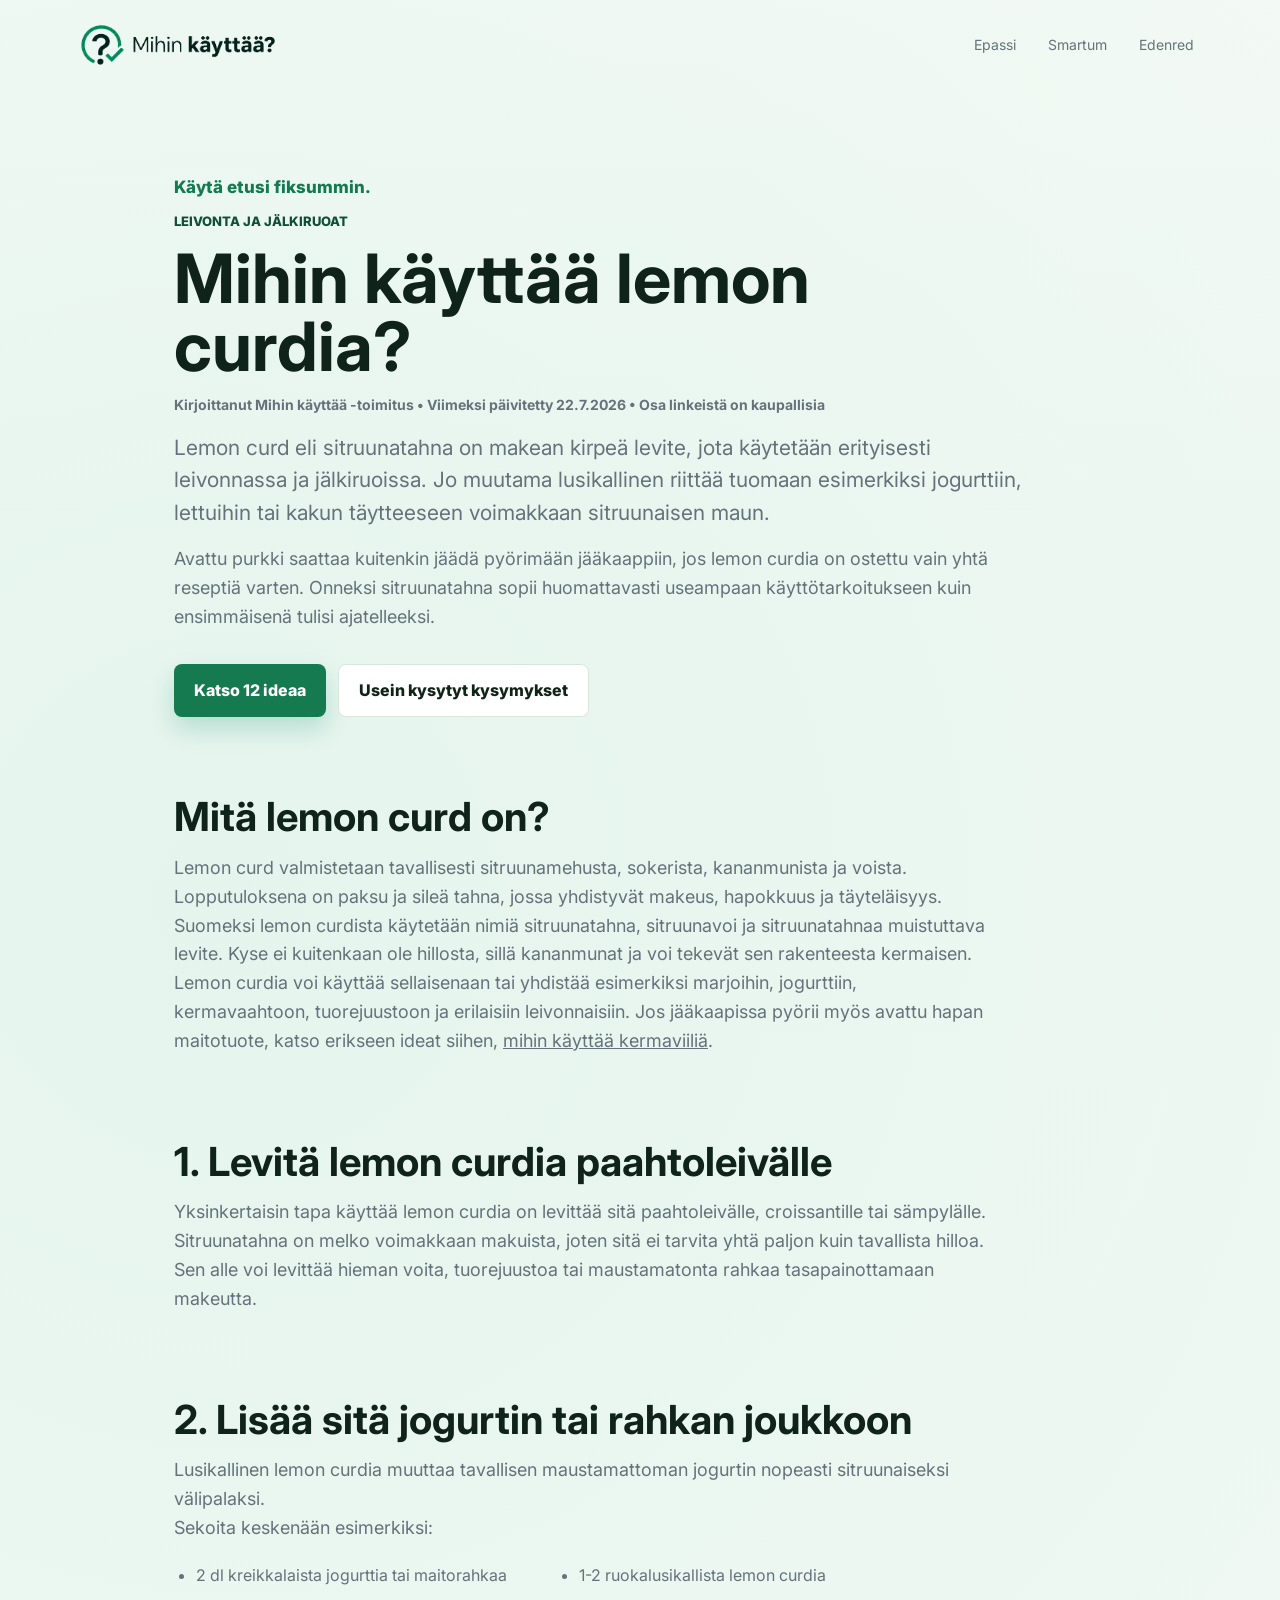
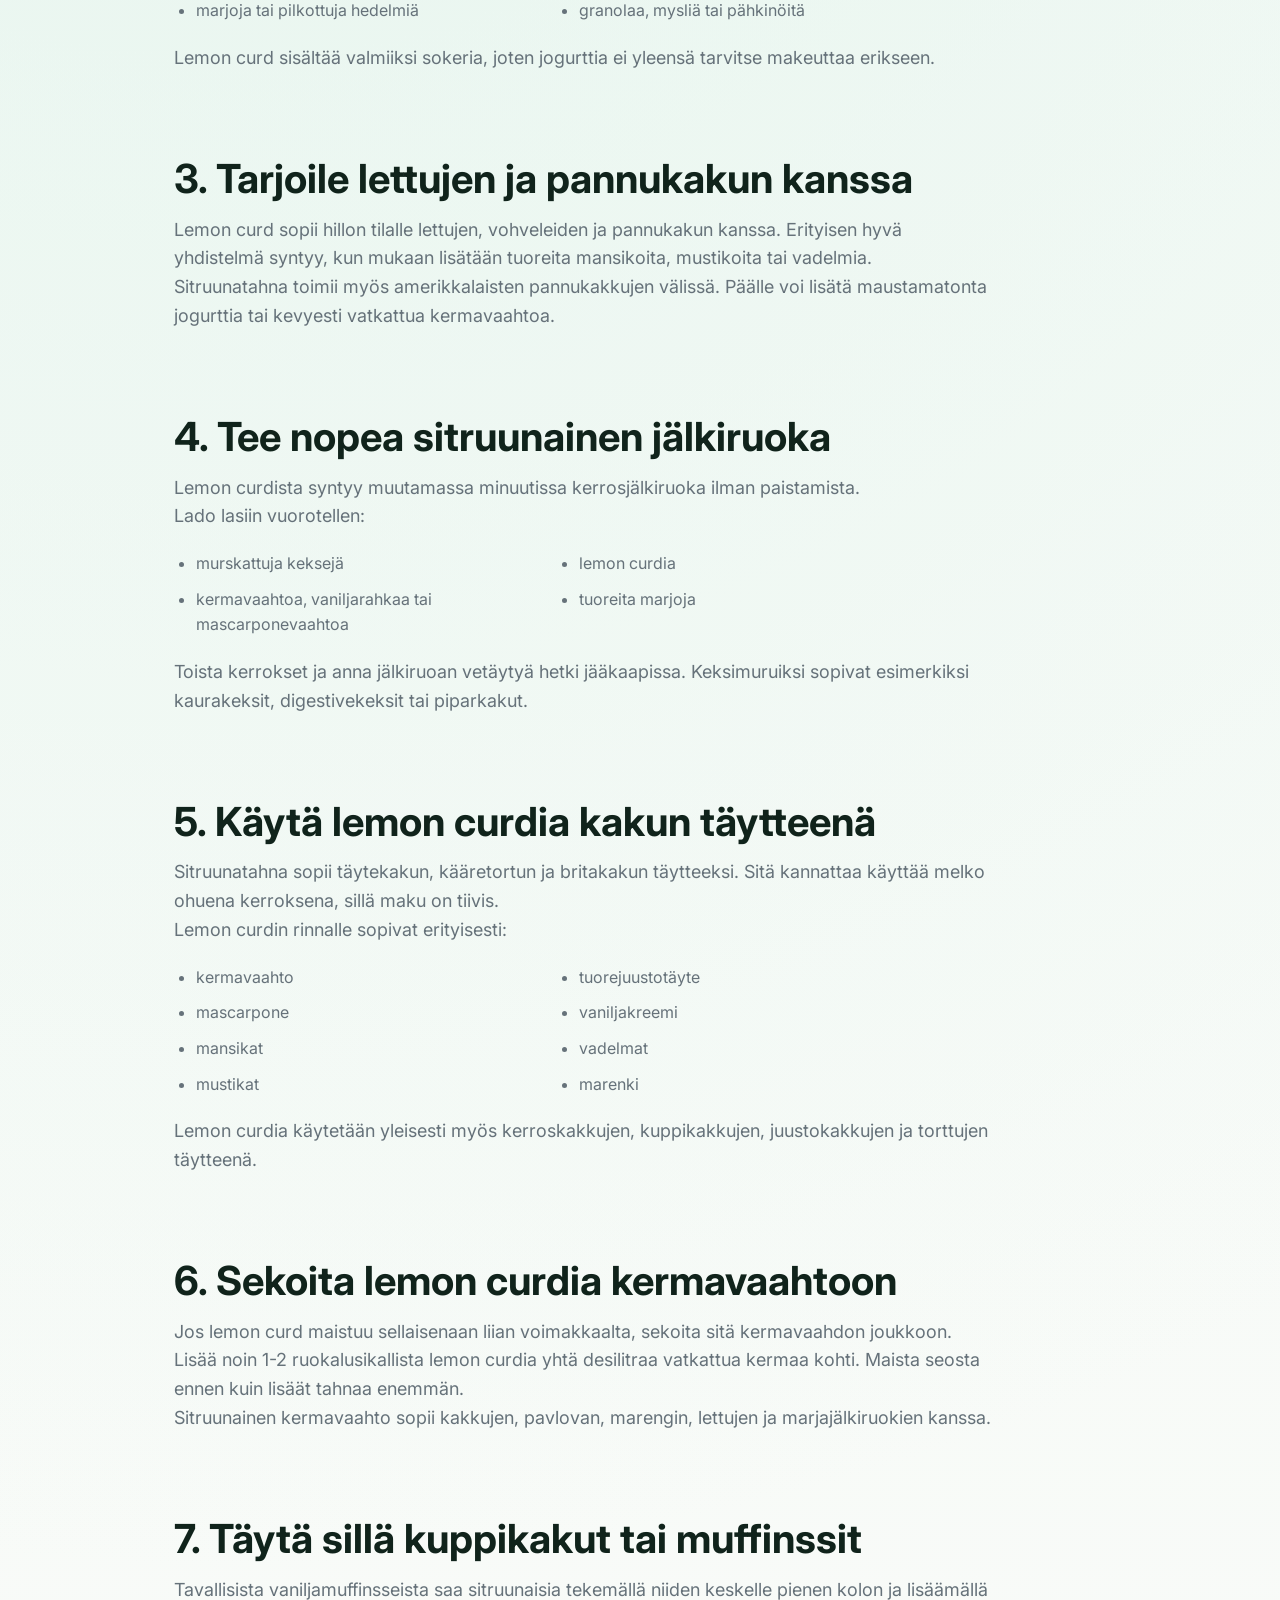
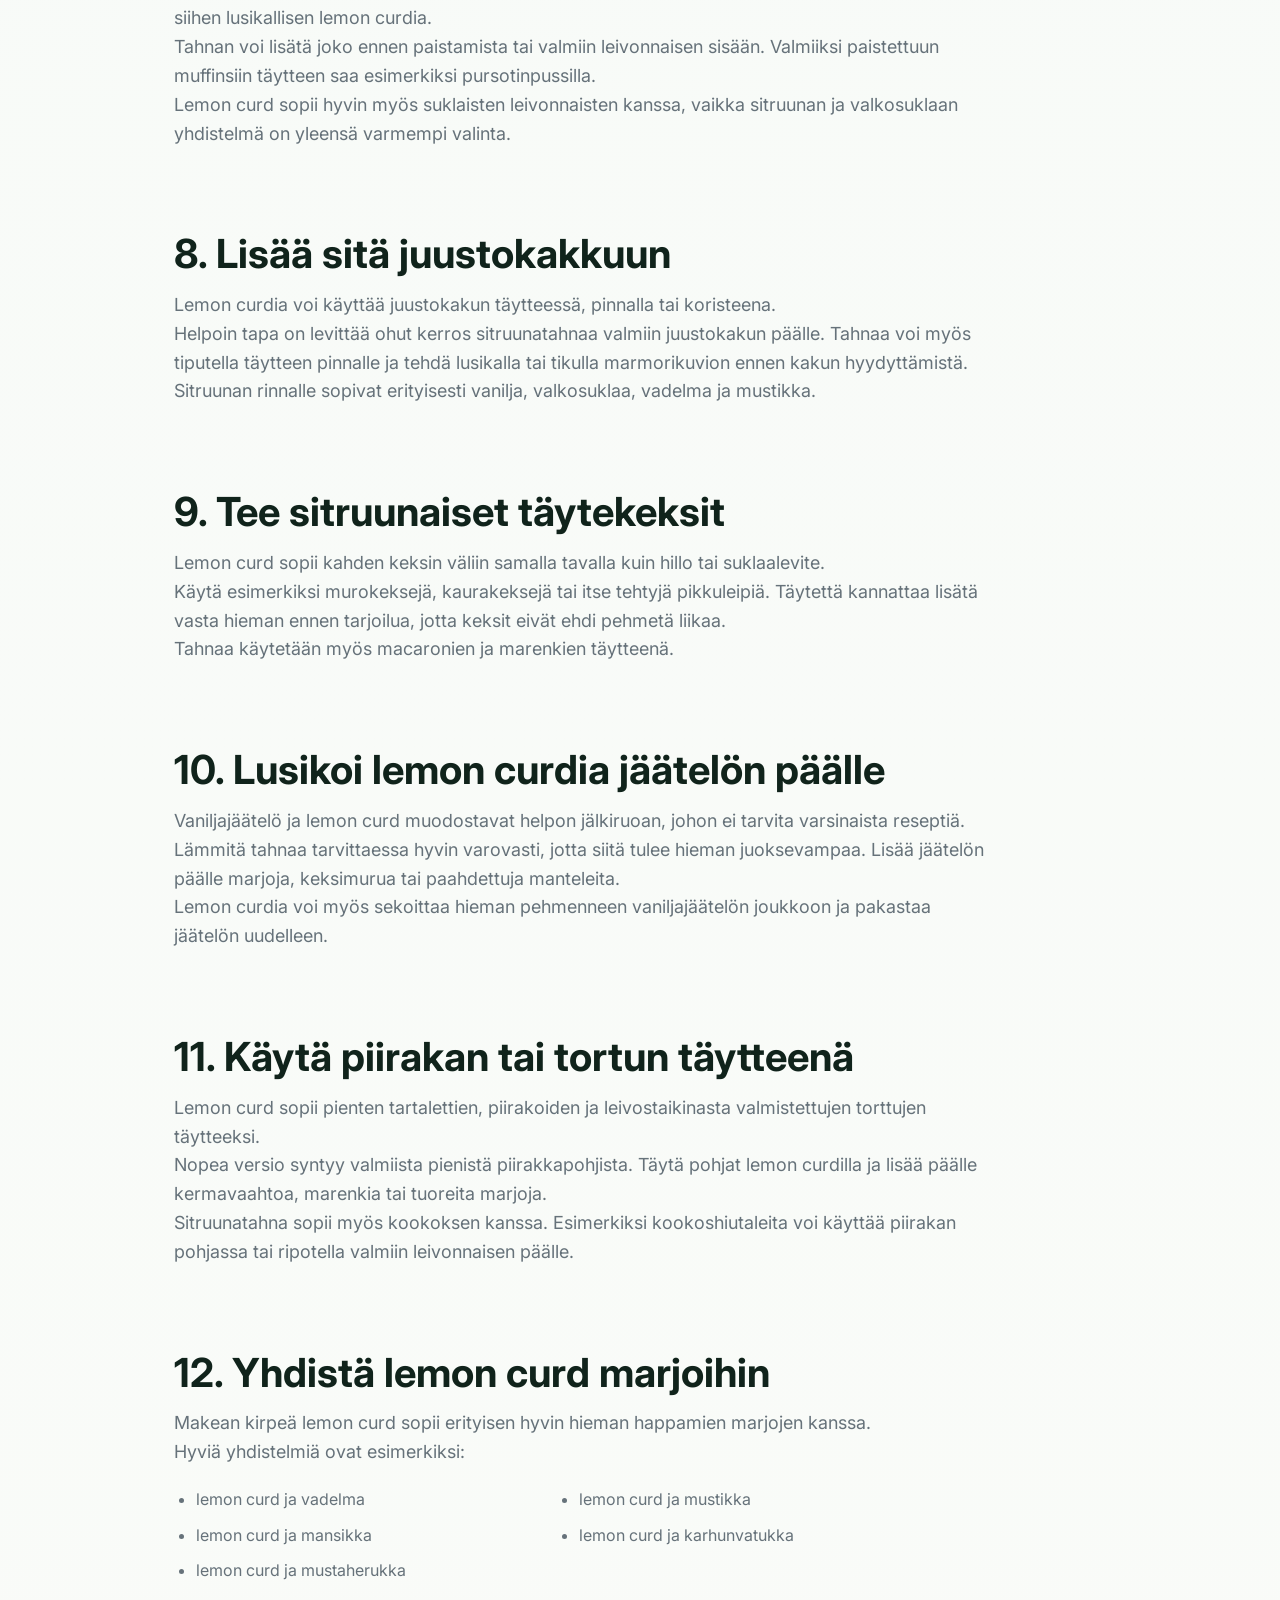
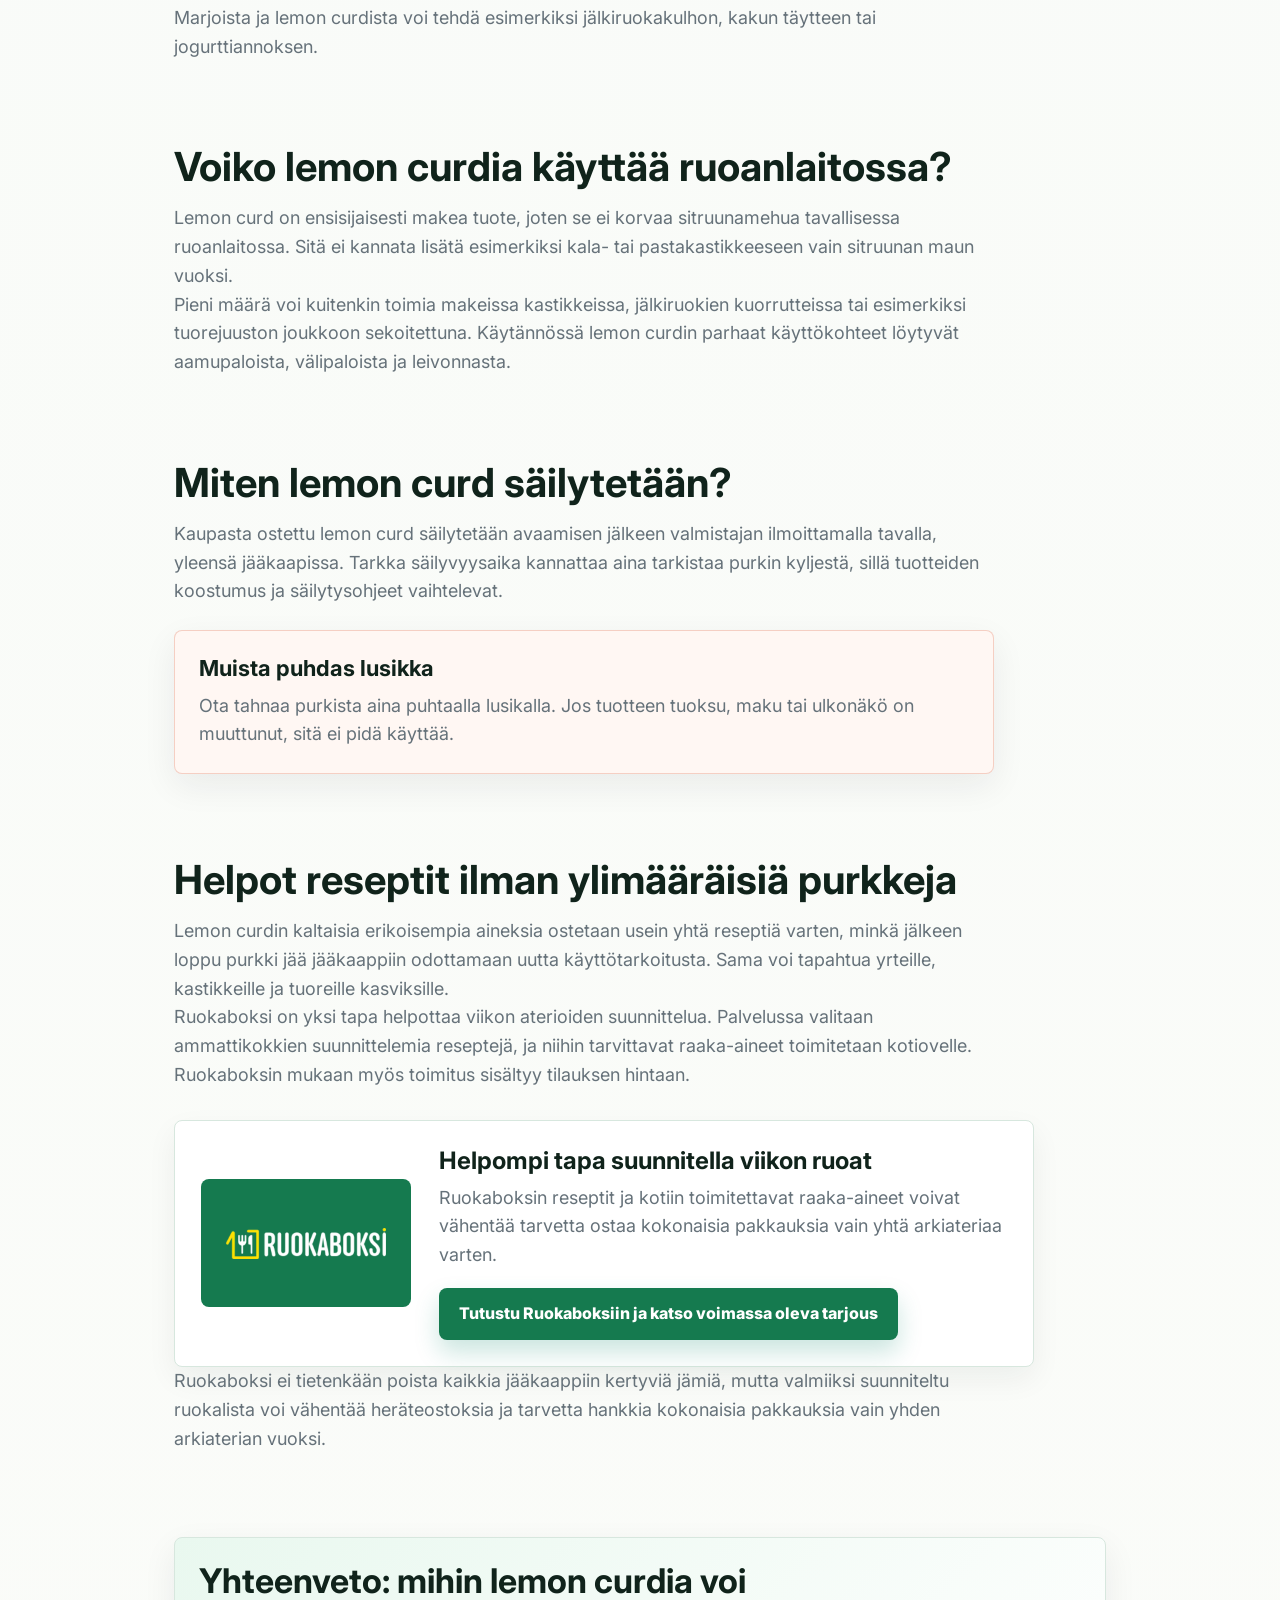
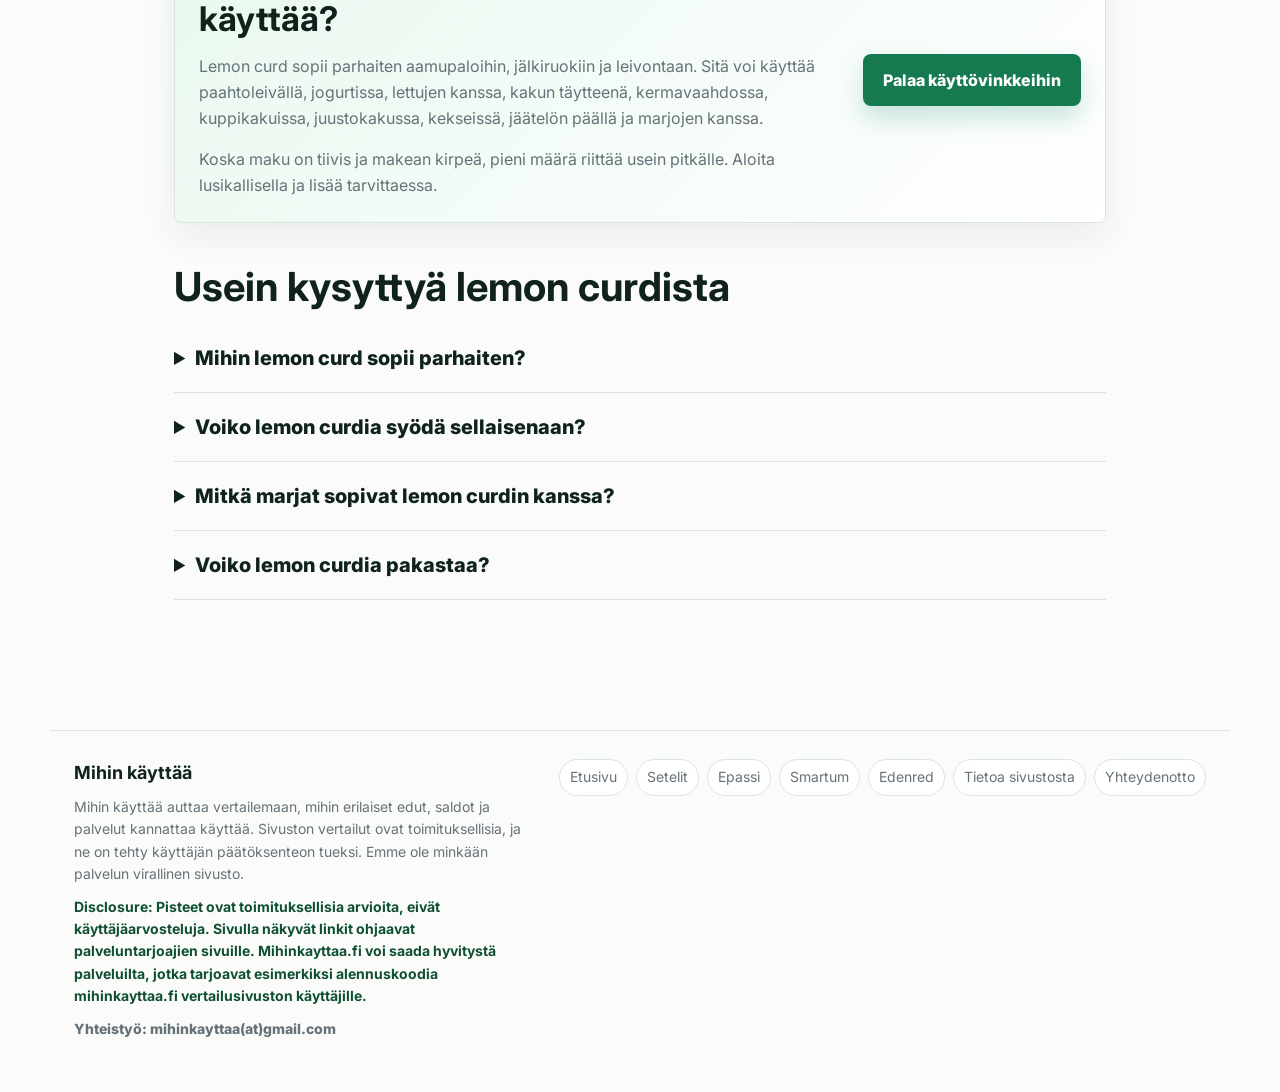
<file: lemon-curd/index.html>
<!doctype html>
<html lang="fi">
  <head>
    <meta charset="utf-8">
    <meta name="viewport" content="width=device-width, initial-scale=1">
    <title>Mihin käyttää lemon curdia? 12 herkullista ideaa</title>
    <meta name="description" content="Mihin käyttää lemon curdia? Katso 12 helppoa ideaa sitruunatahnan hyödyntämiseen aamupalalla, jälkiruoissa ja leivonnassa.">
    <link rel="canonical" href="https://mihinkayttaa.fi/lemon-curd/">
    <link rel="stylesheet" href="/styles.css?v=lemon-curd-20260722">
    <link rel="icon" type="image/png" href="/assets/brand/favicon-512.png">
    <link rel="apple-touch-icon" href="/assets/brand/favicon-512.png">
    <meta property="og:title" content="Mihin käyttää lemon curdia? 12 herkullista ideaa">
    <meta property="og:description" content="Katso 12 helppoa tapaa käyttää lemon curdia paahtoleivällä, jogurtissa, letuissa, kakuissa, juustokakussa ja marjojen kanssa.">
    <meta property="og:type" content="article">
    <meta property="og:url" content="https://mihinkayttaa.fi/lemon-curd/">
    <meta property="og:image" content="https://mihinkayttaa.fi/assets/brand/paalogo-cropped.png?v=1dbc981">
    <meta name="twitter:card" content="summary_large_image">
    <meta name="twitter:image" content="https://mihinkayttaa.fi/assets/brand/paalogo-cropped.png?v=1dbc981">
    <script type="application/ld+json">
      {
        "@context": "https://schema.org",
        "@type": "Article",
        "headline": "Mihin käyttää lemon curdia? 12 herkullista ideaa",
        "description": "Opas lemon curdin eli sitruunatahnan käyttöön aamupalalla, jälkiruoissa, kakuissa, leivonnassa ja marjojen kanssa.",
        "mainEntityOfPage": "https://mihinkayttaa.fi/lemon-curd/",
        "inLanguage": "fi",
        "datePublished": "2026-07-22",
        "dateModified": "2026-07-22",
        "author": {
          "@type": "Organization",
          "name": "Mihin käyttää -toimitus",
          "url": "https://mihinkayttaa.fi/tietoa/"
        },
        "publisher": {
          "@type": "Organization",
          "name": "Mihin käyttää",
          "url": "https://mihinkayttaa.fi/",
          "logo": {
            "@type": "ImageObject",
            "url": "https://mihinkayttaa.fi/assets/brand/paalogo-cropped.png?v=1dbc981"
          }
        }
      }
    </script>
    <script type="application/ld+json">
      {
        "@context": "https://schema.org",
        "@type": "BreadcrumbList",
        "itemListElement": [
          {
            "@type": "ListItem",
            "position": 1,
            "name": "Etusivu",
            "item": "https://mihinkayttaa.fi/"
          },
          {
            "@type": "ListItem",
            "position": 2,
            "name": "Mihin käyttää lemon curdia?",
            "item": "https://mihinkayttaa.fi/lemon-curd/"
          }
        ]
      }
    </script>
    <script type="application/ld+json">
      {
        "@context": "https://schema.org",
        "@type": "FAQPage",
        "mainEntity": [
          {
            "@type": "Question",
            "name": "Mihin lemon curd sopii parhaiten?",
            "acceptedAnswer": {
              "@type": "Answer",
              "text": "Lemon curd sopii erityisen hyvin paahtoleivälle, lettujen kanssa, jogurttiin, kakkujen täytteisiin, juustokakkuihin ja kerrosjälkiruokiin. Se maistuu myös kermavaahdon, mascarponen ja marjojen kanssa."
            }
          },
          {
            "@type": "Question",
            "name": "Voiko lemon curdia syödä sellaisenaan?",
            "acceptedAnswer": {
              "@type": "Answer",
              "text": "Lemon curd on valmis tuote, jota voi syödä sellaisenaan. Sen maku on kuitenkin melko voimakas ja makea, joten sitä käytetään tavallisesti pieni määrä jonkin miedomman ruoan tai leivonnaisen kanssa."
            }
          },
          {
            "@type": "Question",
            "name": "Mitkä marjat sopivat lemon curdin kanssa?",
            "acceptedAnswer": {
              "@type": "Answer",
              "text": "Lemon curdin kanssa sopivat erityisesti vadelmat, mustikat, mansikat, karhunvatukat ja mustaherukat. Marjojen hapokkuus tasapainottaa sitruunatahnan makeutta."
            }
          },
          {
            "@type": "Question",
            "name": "Voiko lemon curdia pakastaa?",
            "acceptedAnswer": {
              "@type": "Answer",
              "text": "Pakastamisen sopivuus riippuu tuotteesta ja valmistustavasta. Kaupasta ostetun lemon curdin kohdalla kannattaa tarkistaa valmistajan ohje. Pakastaminen voi muuttaa tahnan rakennetta sulatuksen jälkeen."
            }
          }
        ]
      }
    </script>
  </head>
  <body>
    <header class="site-header">
      <a class="brand" href="/" aria-label="Mihin käyttää etusivu">
        <img class="brand-logo" src="/assets/brand/vaaka-logo-cropped.png?v=1dbc981" alt="Mihin käyttää?">
      </a>
      <nav aria-label="Päävalikko">
        <a href="/epassi/">Epassi</a>
        <a href="/smartum/">Smartum</a>
        <a href="/edenred/">Edenred</a>
      </nav>
    </header>

    <main>
      <article class="article editorial-article">
        <header class="article-header editorial-header">
          <p class="brand-slogan">Käytä etusi fiksummin.</p>
          <p class="eyebrow">Leivonta ja jälkiruoat</p>
          <h1>Mihin käyttää lemon curdia?</h1>
          <p class="article-meta">Kirjoittanut Mihin käyttää -toimitus • Viimeksi päivitetty 22.7.2026 • Osa linkeistä on kaupallisia</p>
          <p class="lead">Lemon curd eli sitruunatahna on makean kirpeä levite, jota käytetään erityisesti leivonnassa ja jälkiruoissa. Jo muutama lusikallinen riittää tuomaan esimerkiksi jogurttiin, lettuihin tai kakun täytteeseen voimakkaan sitruunaisen maun.</p>
          <p>Avattu purkki saattaa kuitenkin jäädä pyörimään jääkaappiin, jos lemon curdia on ostettu vain yhtä reseptiä varten. Onneksi sitruunatahna sopii huomattavasti useampaan käyttötarkoitukseen kuin ensimmäisenä tulisi ajatelleeksi.</p>
          <div class="hero-actions">
            <a class="button primary" href="#ideat">Katso 12 ideaa</a>
            <a class="button secondary" href="#faq">Usein kysytyt kysymykset</a>
          </div>
        </header>

        <section class="content-section editorial-section">
          <h2>Mitä lemon curd on?</h2>
          <p>Lemon curd valmistetaan tavallisesti sitruunamehusta, sokerista, kananmunista ja voista. Lopputuloksena on paksu ja sileä tahna, jossa yhdistyvät makeus, hapokkuus ja täyteläisyys.</p>
          <p>Suomeksi lemon curdista käytetään nimiä sitruunatahna, sitruunavoi ja sitruunatahnaa muistuttava levite. Kyse ei kuitenkaan ole hillosta, sillä kananmunat ja voi tekevät sen rakenteesta kermaisen.</p>
          <p>Lemon curdia voi käyttää sellaisenaan tai yhdistää esimerkiksi marjoihin, jogurttiin, kermavaahtoon, tuorejuustoon ja erilaisiin leivonnaisiin. Jos jääkaapissa pyörii myös avattu hapan maitotuote, katso erikseen ideat siihen, <a href="/kermaviilia/">mihin käyttää kermaviiliä</a>.</p>
        </section>

        <section class="content-section editorial-section" id="ideat">
          <h2>1. Levitä lemon curdia paahtoleivälle</h2>
          <p>Yksinkertaisin tapa käyttää lemon curdia on levittää sitä paahtoleivälle, croissantille tai sämpylälle.</p>
          <p>Sitruunatahna on melko voimakkaan makuista, joten sitä ei tarvita yhtä paljon kuin tavallista hilloa. Sen alle voi levittää hieman voita, tuorejuustoa tai maustamatonta rahkaa tasapainottamaan makeutta.</p>
        </section>

        <section class="content-section editorial-section">
          <h2>2. Lisää sitä jogurtin tai rahkan joukkoon</h2>
          <p>Lusikallinen lemon curdia muuttaa tavallisen maustamattoman jogurtin nopeasti sitruunaiseksi välipalaksi.</p>
          <p>Sekoita keskenään esimerkiksi:</p>
          <ul class="editorial-list">
            <li>2 dl kreikkalaista jogurttia tai maitorahkaa</li>
            <li>1-2 ruokalusikallista lemon curdia</li>
            <li>marjoja tai pilkottuja hedelmiä</li>
            <li>granolaa, mysliä tai pähkinöitä</li>
          </ul>
          <p>Lemon curd sisältää valmiiksi sokeria, joten jogurttia ei yleensä tarvitse makeuttaa erikseen.</p>
        </section>

        <section class="content-section editorial-section">
          <h2>3. Tarjoile lettujen ja pannukakun kanssa</h2>
          <p>Lemon curd sopii hillon tilalle lettujen, vohveleiden ja pannukakun kanssa. Erityisen hyvä yhdistelmä syntyy, kun mukaan lisätään tuoreita mansikoita, mustikoita tai vadelmia.</p>
          <p>Sitruunatahna toimii myös amerikkalaisten pannukakkujen välissä. Päälle voi lisätä maustamatonta jogurttia tai kevyesti vatkattua kermavaahtoa.</p>
        </section>

        <section class="content-section editorial-section">
          <h2>4. Tee nopea sitruunainen jälkiruoka</h2>
          <p>Lemon curdista syntyy muutamassa minuutissa kerrosjälkiruoka ilman paistamista.</p>
          <p>Lado lasiin vuorotellen:</p>
          <ul class="editorial-list">
            <li>murskattuja keksejä</li>
            <li>lemon curdia</li>
            <li>kermavaahtoa, vaniljarahkaa tai mascarponevaahtoa</li>
            <li>tuoreita marjoja</li>
          </ul>
          <p>Toista kerrokset ja anna jälkiruoan vetäytyä hetki jääkaapissa. Keksimuruiksi sopivat esimerkiksi kaurakeksit, digestivekeksit tai piparkakut.</p>
        </section>

        <section class="content-section editorial-section">
          <h2>5. Käytä lemon curdia kakun täytteenä</h2>
          <p>Sitruunatahna sopii täytekakun, kääretortun ja britakakun täytteeksi. Sitä kannattaa käyttää melko ohuena kerroksena, sillä maku on tiivis.</p>
          <p>Lemon curdin rinnalle sopivat erityisesti:</p>
          <ul class="editorial-list">
            <li>kermavaahto</li>
            <li>tuorejuustotäyte</li>
            <li>mascarpone</li>
            <li>vaniljakreemi</li>
            <li>mansikat</li>
            <li>vadelmat</li>
            <li>mustikat</li>
            <li>marenki</li>
          </ul>
          <p>Lemon curdia käytetään yleisesti myös kerroskakkujen, kuppikakkujen, juustokakkujen ja torttujen täytteenä.</p>
        </section>

        <section class="content-section editorial-section">
          <h2>6. Sekoita lemon curdia kermavaahtoon</h2>
          <p>Jos lemon curd maistuu sellaisenaan liian voimakkaalta, sekoita sitä kermavaahdon joukkoon.</p>
          <p>Lisää noin 1-2 ruokalusikallista lemon curdia yhtä desilitraa vatkattua kermaa kohti. Maista seosta ennen kuin lisäät tahnaa enemmän.</p>
          <p>Sitruunainen kermavaahto sopii kakkujen, pavlovan, marengin, lettujen ja marjajälkiruokien kanssa.</p>
        </section>

        <section class="content-section editorial-section">
          <h2>7. Täytä sillä kuppikakut tai muffinssit</h2>
          <p>Tavallisista vaniljamuffinsseista saa sitruunaisia tekemällä niiden keskelle pienen kolon ja lisäämällä siihen lusikallisen lemon curdia.</p>
          <p>Tahnan voi lisätä joko ennen paistamista tai valmiin leivonnaisen sisään. Valmiiksi paistettuun muffinsiin täytteen saa esimerkiksi pursotinpussilla.</p>
          <p>Lemon curd sopii hyvin myös suklaisten leivonnaisten kanssa, vaikka sitruunan ja valkosuklaan yhdistelmä on yleensä varmempi valinta.</p>
        </section>

        <section class="content-section editorial-section">
          <h2>8. Lisää sitä juustokakkuun</h2>
          <p>Lemon curdia voi käyttää juustokakun täytteessä, pinnalla tai koristeena.</p>
          <p>Helpoin tapa on levittää ohut kerros sitruunatahnaa valmiin juustokakun päälle. Tahnaa voi myös tiputella täytteen pinnalle ja tehdä lusikalla tai tikulla marmorikuvion ennen kakun hyydyttämistä.</p>
          <p>Sitruunan rinnalle sopivat erityisesti vanilja, valkosuklaa, vadelma ja mustikka.</p>
        </section>

        <section class="content-section editorial-section">
          <h2>9. Tee sitruunaiset täytekeksit</h2>
          <p>Lemon curd sopii kahden keksin väliin samalla tavalla kuin hillo tai suklaalevite.</p>
          <p>Käytä esimerkiksi murokeksejä, kaurakeksejä tai itse tehtyjä pikkuleipiä. Täytettä kannattaa lisätä vasta hieman ennen tarjoilua, jotta keksit eivät ehdi pehmetä liikaa.</p>
          <p>Tahnaa käytetään myös macaronien ja marenkien täytteenä.</p>
        </section>

        <section class="content-section editorial-section">
          <h2>10. Lusikoi lemon curdia jäätelön päälle</h2>
          <p>Vaniljajäätelö ja lemon curd muodostavat helpon jälkiruoan, johon ei tarvita varsinaista reseptiä.</p>
          <p>Lämmitä tahnaa tarvittaessa hyvin varovasti, jotta siitä tulee hieman juoksevampaa. Lisää jäätelön päälle marjoja, keksimurua tai paahdettuja manteleita.</p>
          <p>Lemon curdia voi myös sekoittaa hieman pehmenneen vaniljajäätelön joukkoon ja pakastaa jäätelön uudelleen.</p>
        </section>

        <section class="content-section editorial-section">
          <h2>11. Käytä piirakan tai tortun täytteenä</h2>
          <p>Lemon curd sopii pienten tartalettien, piirakoiden ja leivostaikinasta valmistettujen torttujen täytteeksi.</p>
          <p>Nopea versio syntyy valmiista pienistä piirakkapohjista. Täytä pohjat lemon curdilla ja lisää päälle kermavaahtoa, marenkia tai tuoreita marjoja.</p>
          <p>Sitruunatahna sopii myös kookoksen kanssa. Esimerkiksi kookoshiutaleita voi käyttää piirakan pohjassa tai ripotella valmiin leivonnaisen päälle.</p>
        </section>

        <section class="content-section editorial-section">
          <h2>12. Yhdistä lemon curd marjoihin</h2>
          <p>Makean kirpeä lemon curd sopii erityisen hyvin hieman happamien marjojen kanssa.</p>
          <p>Hyviä yhdistelmiä ovat esimerkiksi:</p>
          <ul class="editorial-list">
            <li>lemon curd ja vadelma</li>
            <li>lemon curd ja mustikka</li>
            <li>lemon curd ja mansikka</li>
            <li>lemon curd ja karhunvatukka</li>
            <li>lemon curd ja mustaherukka</li>
          </ul>
          <p>Marjoista ja lemon curdista voi tehdä esimerkiksi jälkiruokakulhon, kakun täytteen tai jogurttiannoksen.</p>
        </section>

        <section class="content-section editorial-section">
          <h2>Voiko lemon curdia käyttää ruoanlaitossa?</h2>
          <p>Lemon curd on ensisijaisesti makea tuote, joten se ei korvaa sitruunamehua tavallisessa ruoanlaitossa. Sitä ei kannata lisätä esimerkiksi kala- tai pastakastikkeeseen vain sitruunan maun vuoksi.</p>
          <p>Pieni määrä voi kuitenkin toimia makeissa kastikkeissa, jälkiruokien kuorrutteissa tai esimerkiksi tuorejuuston joukkoon sekoitettuna. Käytännössä lemon curdin parhaat käyttökohteet löytyvät aamupaloista, välipaloista ja leivonnasta.</p>
        </section>

        <section class="content-section editorial-section">
          <h2>Miten lemon curd säilytetään?</h2>
          <p>Kaupasta ostettu lemon curd säilytetään avaamisen jälkeen valmistajan ilmoittamalla tavalla, yleensä jääkaapissa. Tarkka säilyvyysaika kannattaa aina tarkistaa purkin kyljestä, sillä tuotteiden koostumus ja säilytysohjeet vaihtelevat.</p>
          <div class="warning-box editorial-warning">
            <h3>Muista puhdas lusikka</h3>
            <p>Ota tahnaa purkista aina puhtaalla lusikalla. Jos tuotteen tuoksu, maku tai ulkonäkö on muuttunut, sitä ei pidä käyttää.</p>
          </div>
        </section>

        <section class="content-section editorial-section">
          <h2>Helpot reseptit ilman ylimääräisiä purkkeja</h2>
          <p>Lemon curdin kaltaisia erikoisempia aineksia ostetaan usein yhtä reseptiä varten, minkä jälkeen loppu purkki jää jääkaappiin odottamaan uutta käyttötarkoitusta. Sama voi tapahtua yrteille, kastikkeille ja tuoreille kasviksille.</p>
          <p>Ruokaboksi on yksi tapa helpottaa viikon aterioiden suunnittelua. Palvelussa valitaan ammattikokkien suunnittelemia reseptejä, ja niihin tarvittavat raaka-aineet toimitetaan kotiovelle. Ruokaboksin mukaan myös toimitus sisältyy tilauksen hintaan.</p>
          <aside class="partner-promo">
            <div class="partner-promo-logo">
              <img src="/assets/logos/ruokaboksi-logo.webp" alt="Ruokaboksi">
            </div>
            <div>
              <h3>Helpompi tapa suunnitella viikon ruoat</h3>
              <p>Ruokaboksin reseptit ja kotiin toimitettavat raaka-aineet voivat vähentää tarvetta ostaa kokonaisia pakkauksia vain yhtä arkiateriaa varten.</p>
              <a class="button primary" href="https://id.ruokaboksi.fi/t/t?a=1970478140&amp;as=2089384816&amp;t=2&amp;tk=1" target="_blank" rel="sponsored noopener">Tutustu Ruokaboksiin ja katso voimassa oleva tarjous</a>
            </div>
          </aside>
          <p>Ruokaboksi ei tietenkään poista kaikkia jääkaappiin kertyviä jämiä, mutta valmiiksi suunniteltu ruokalista voi vähentää heräteostoksia ja tarvetta hankkia kokonaisia pakkauksia vain yhden arkiaterian vuoksi.</p>
        </section>

        <section class="cta-panel editorial-cta">
          <div>
            <h2>Yhteenveto: mihin lemon curdia voi käyttää?</h2>
            <p>Lemon curd sopii parhaiten aamupaloihin, jälkiruokiin ja leivontaan. Sitä voi käyttää paahtoleivällä, jogurtissa, lettujen kanssa, kakun täytteenä, kermavaahdossa, kuppikakuissa, juustokakussa, kekseissä, jäätelön päällä ja marjojen kanssa.</p>
            <p>Koska maku on tiivis ja makean kirpeä, pieni määrä riittää usein pitkälle. Aloita lusikallisella ja lisää tarvittaessa.</p>
          </div>
          <a class="button primary" href="#ideat">Palaa käyttövinkkeihin</a>
        </section>

        <section class="content-section editorial-section" id="faq">
          <h2>Usein kysyttyä lemon curdista</h2>
          <details>
            <summary>Mihin lemon curd sopii parhaiten?</summary>
            <p>Lemon curd sopii erityisen hyvin paahtoleivälle, lettujen kanssa, jogurttiin, kakkujen täytteisiin, juustokakkuihin ja kerrosjälkiruokiin. Se maistuu myös kermavaahdon, mascarponen ja marjojen kanssa.</p>
          </details>
          <details>
            <summary>Voiko lemon curdia syödä sellaisenaan?</summary>
            <p>Lemon curd on valmis tuote, jota voi syödä sellaisenaan. Sen maku on kuitenkin melko voimakas ja makea, joten sitä käytetään tavallisesti pieni määrä jonkin miedomman ruoan tai leivonnaisen kanssa.</p>
          </details>
          <details>
            <summary>Mitkä marjat sopivat lemon curdin kanssa?</summary>
            <p>Lemon curdin kanssa sopivat erityisesti vadelmat, mustikat, mansikat, karhunvatukat ja mustaherukat. Marjojen hapokkuus tasapainottaa sitruunatahnan makeutta.</p>
          </details>
          <details>
            <summary>Voiko lemon curdia pakastaa?</summary>
            <p>Pakastamisen sopivuus riippuu tuotteesta ja valmistustavasta. Kaupasta ostetun lemon curdin kohdalla kannattaa tarkistaa valmistajan ohje. Pakastaminen voi muuttaa tahnan rakennetta sulatuksen jälkeen.</p>
          </details>
        </section>
      </article>
    </main>

    <footer class="site-footer">
      <div>
        <strong>Mihin käyttää</strong>
        <p>Mihin käyttää auttaa vertailemaan, mihin erilaiset edut, saldot ja palvelut kannattaa käyttää. Sivuston vertailut ovat toimituksellisia, ja ne on tehty käyttäjän päätöksenteon tueksi. Emme ole minkään palvelun virallinen sivusto.</p>
        <p class="commercial-disclosure">Disclosure: Pisteet ovat toimituksellisia arvioita, eivät käyttäjäarvosteluja. Sivulla näkyvät linkit ohjaavat palveluntarjoajien sivuille. Mihinkayttaa.fi voi saada hyvitystä palveluilta, jotka tarjoavat esimerkiksi alennuskoodia mihinkayttaa.fi vertailusivuston käyttäjille.</p>
        <p class="footer-contact">Yhteistyö: mihinkayttaa(at)gmail.com</p>
      </div>
      <nav class="footer-links" aria-label="Footer linkit">
        <a href="/">Etusivu</a>
        <a href="/liikunta-ja-kulttuuriseteli/">Setelit</a>
        <a href="/epassi/">Epassi</a>
        <a href="/smartum/">Smartum</a>
        <a href="/edenred/">Edenred</a>
        <a href="/tietoa/">Tietoa sivustosta</a>
        <a href="/tietoa/#yhteydenotto">Yhteydenotto</a>
      </nav>
    </footer>
  </body>
</html>
</file>
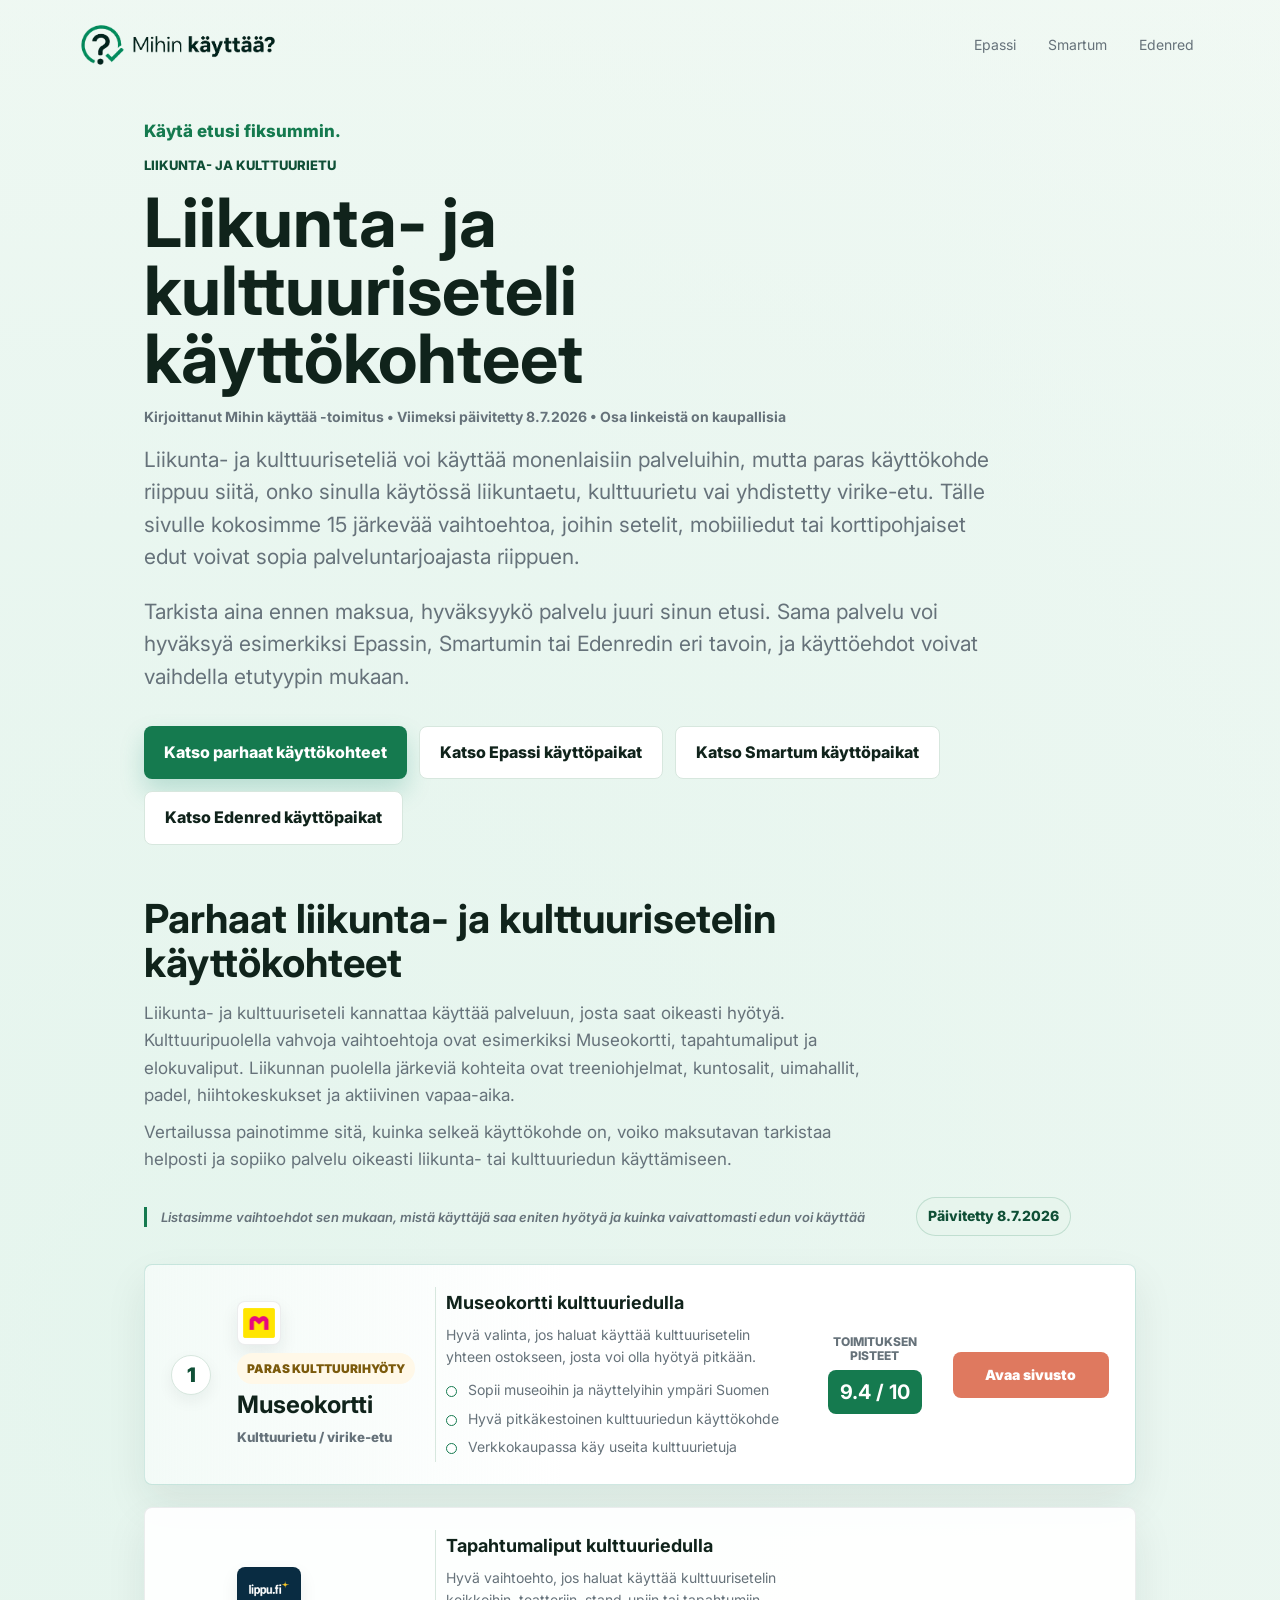
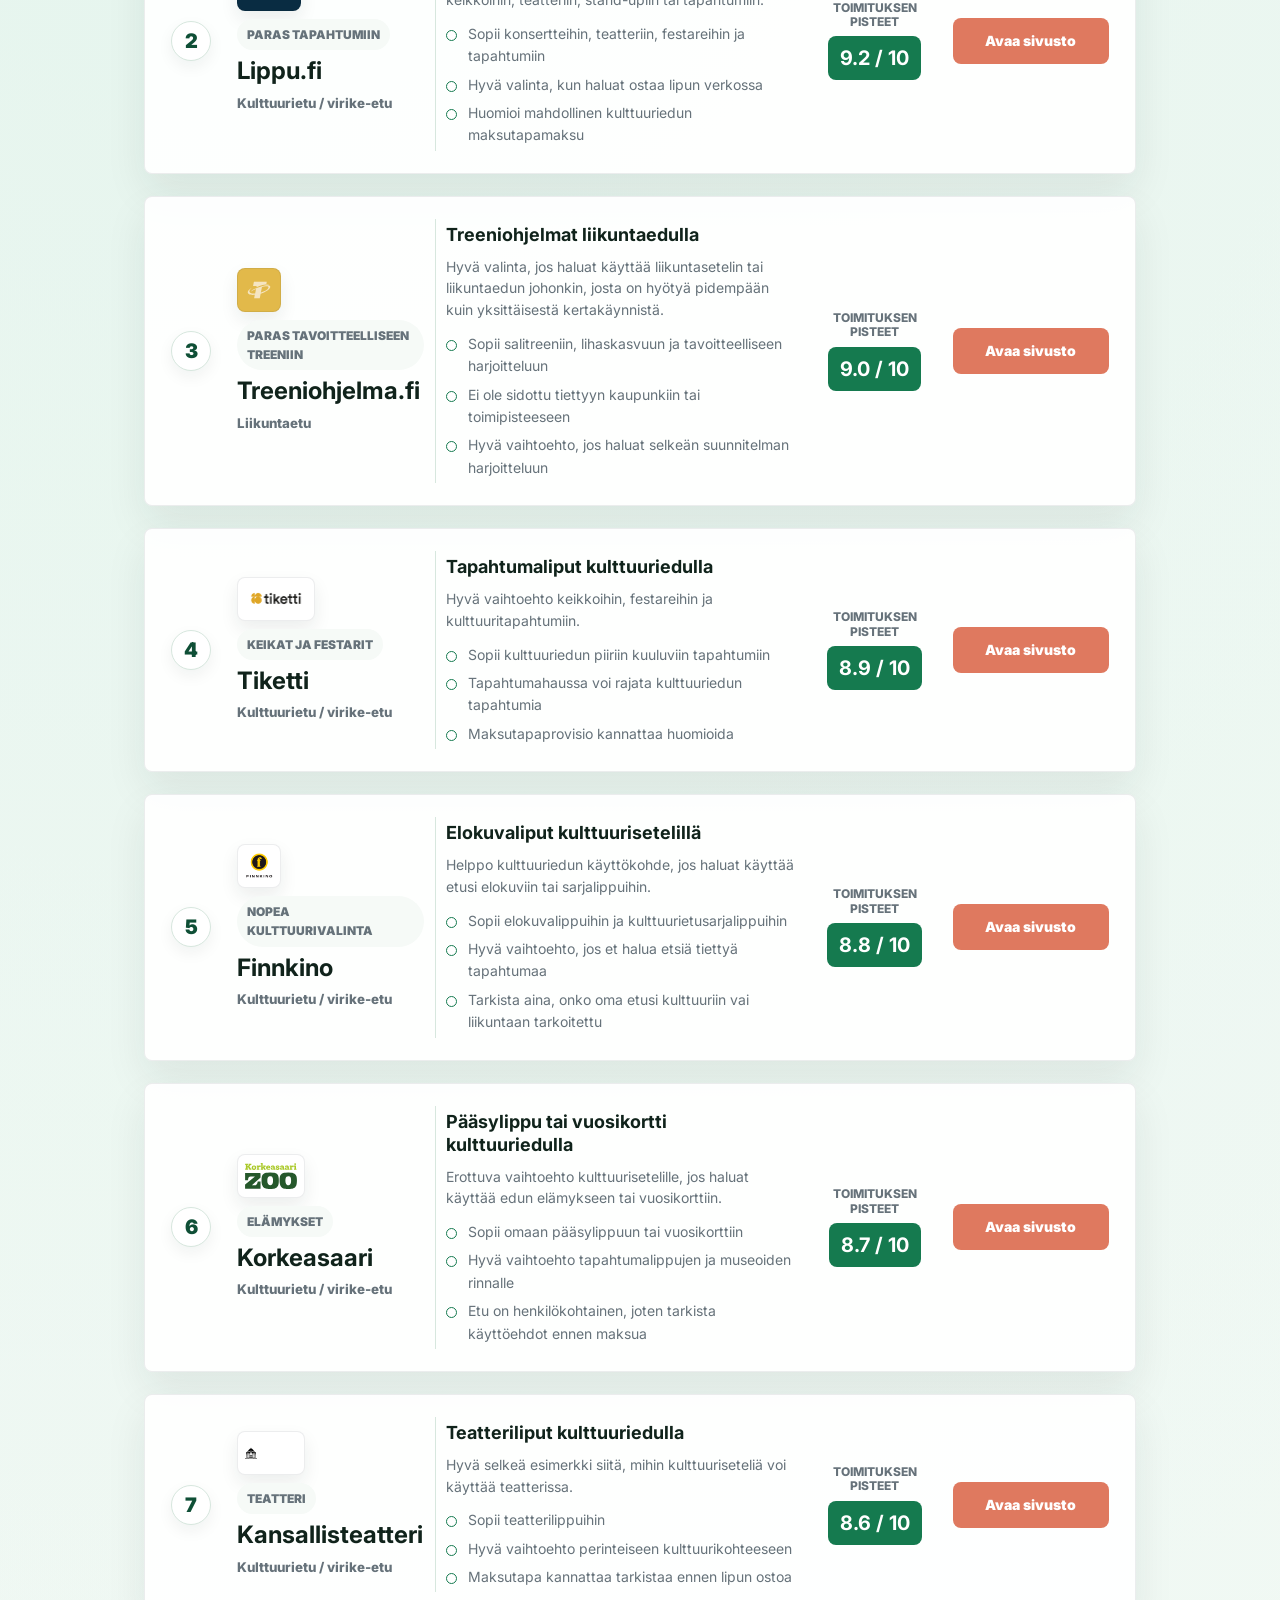
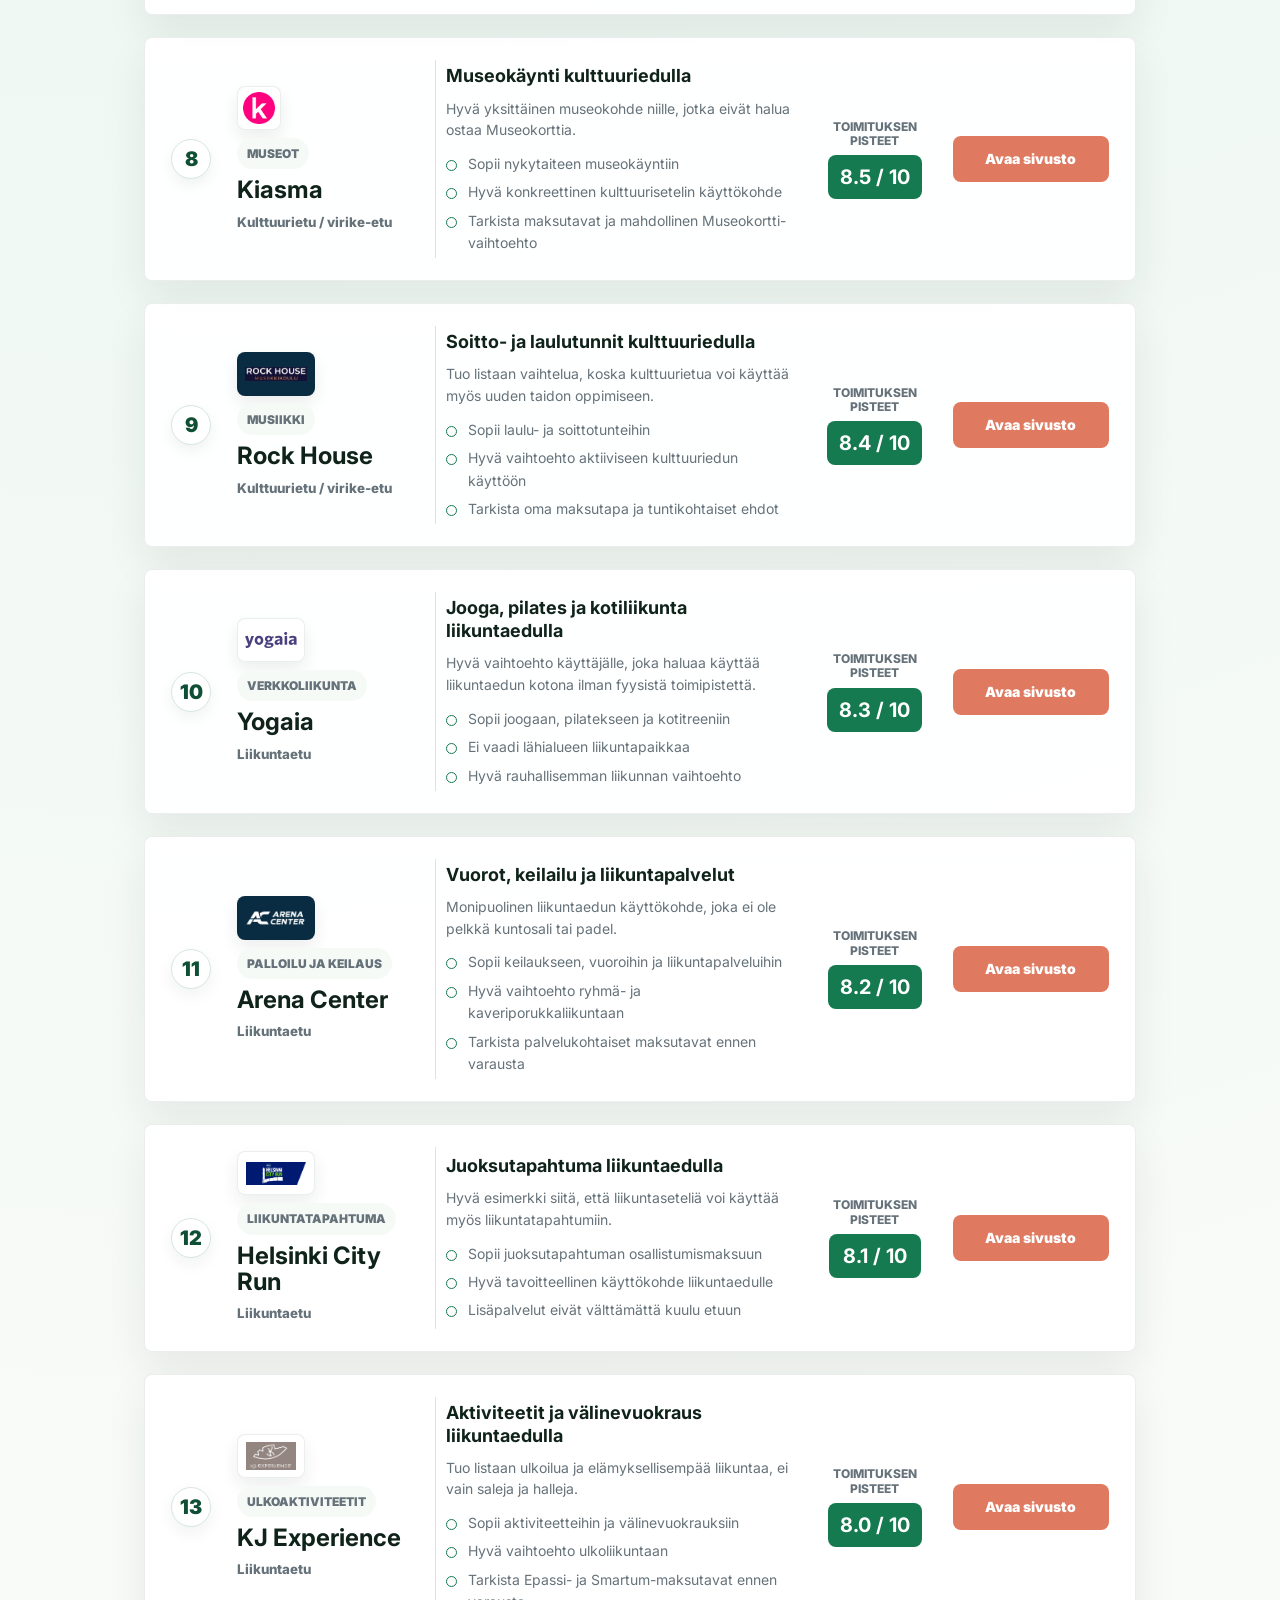
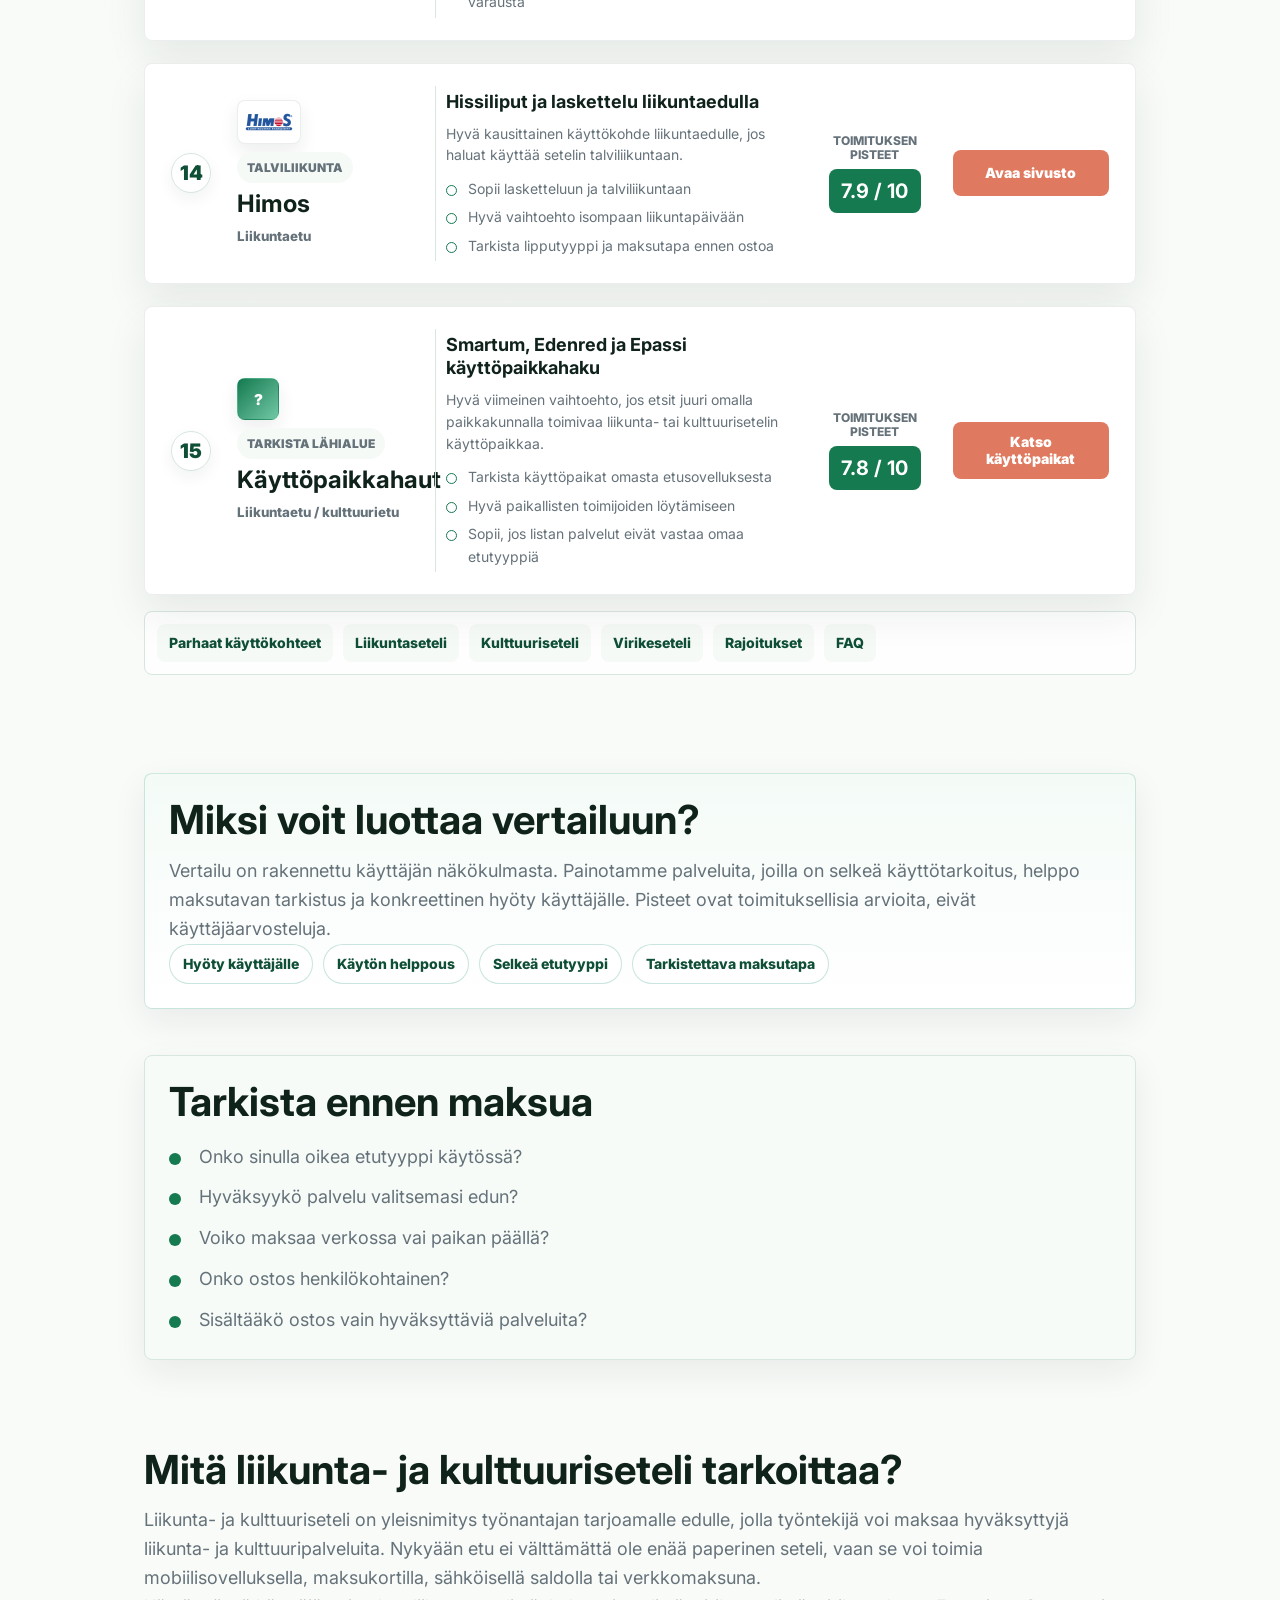
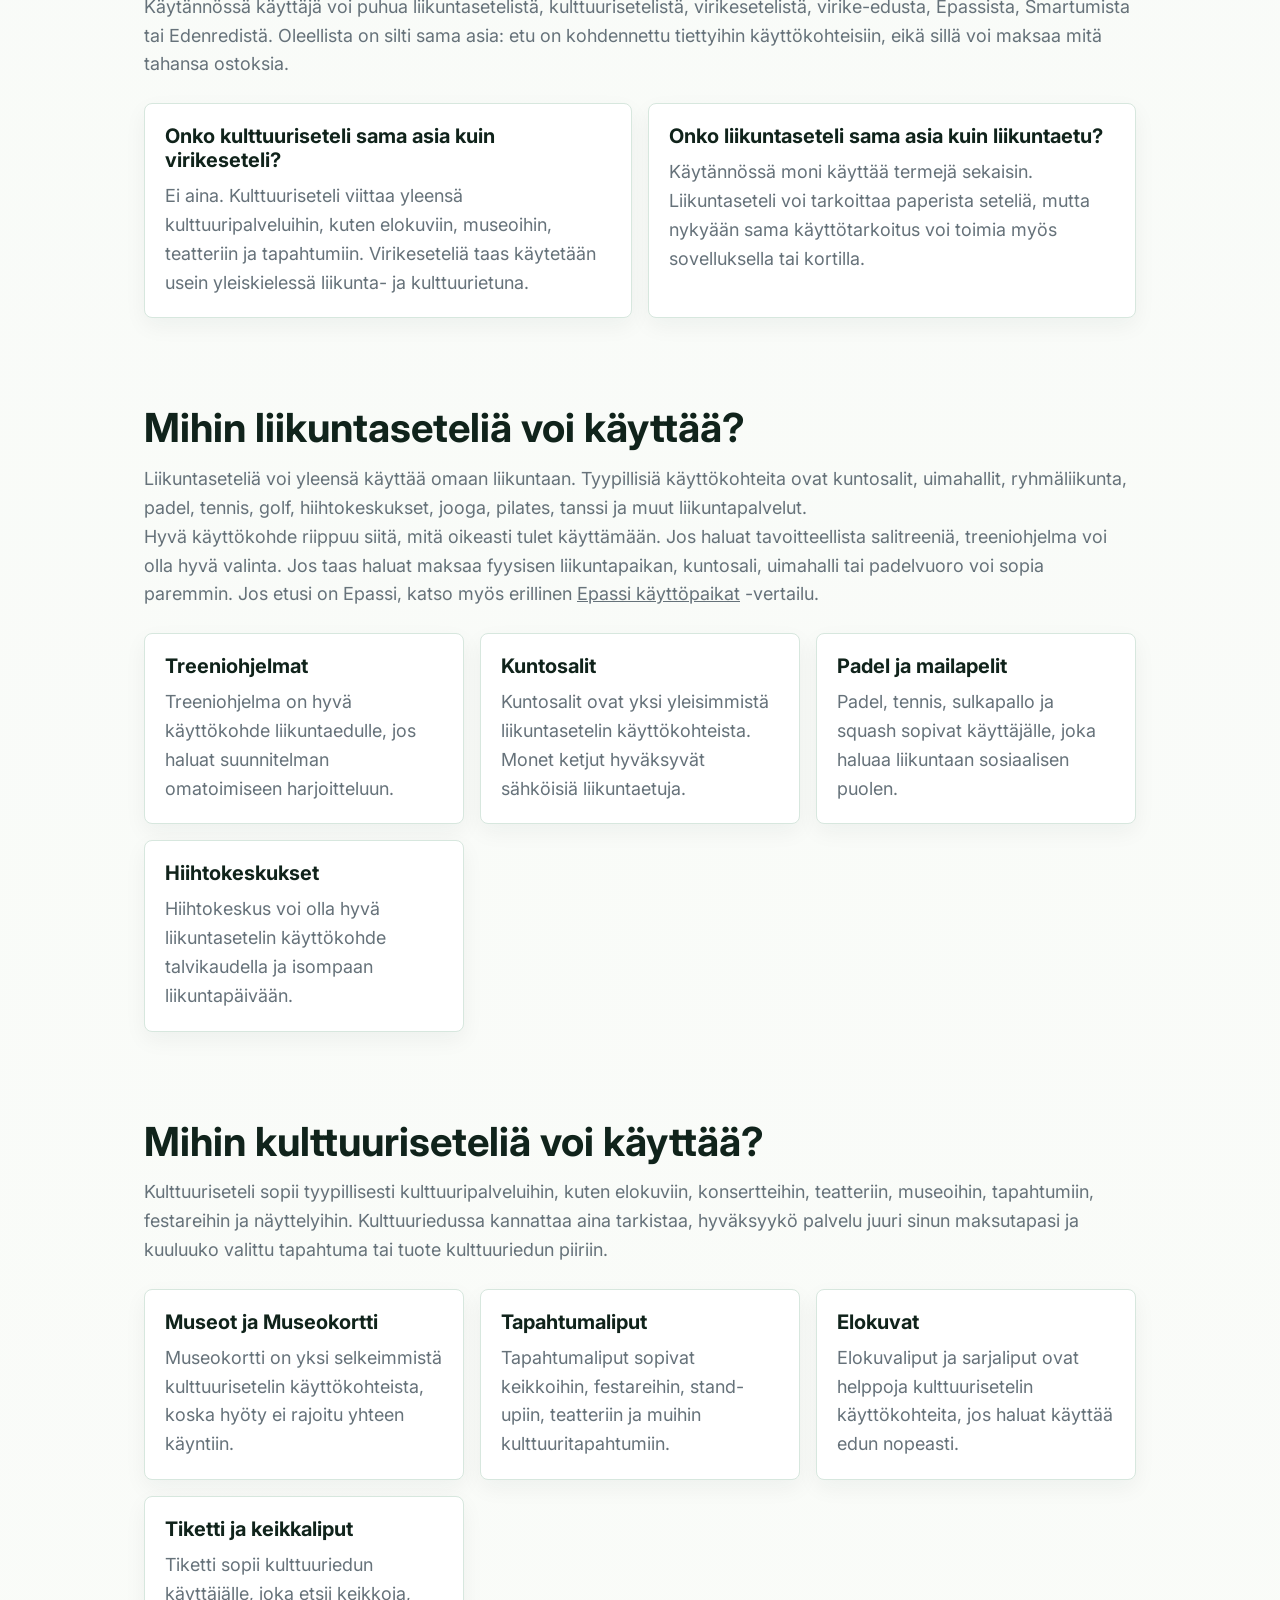
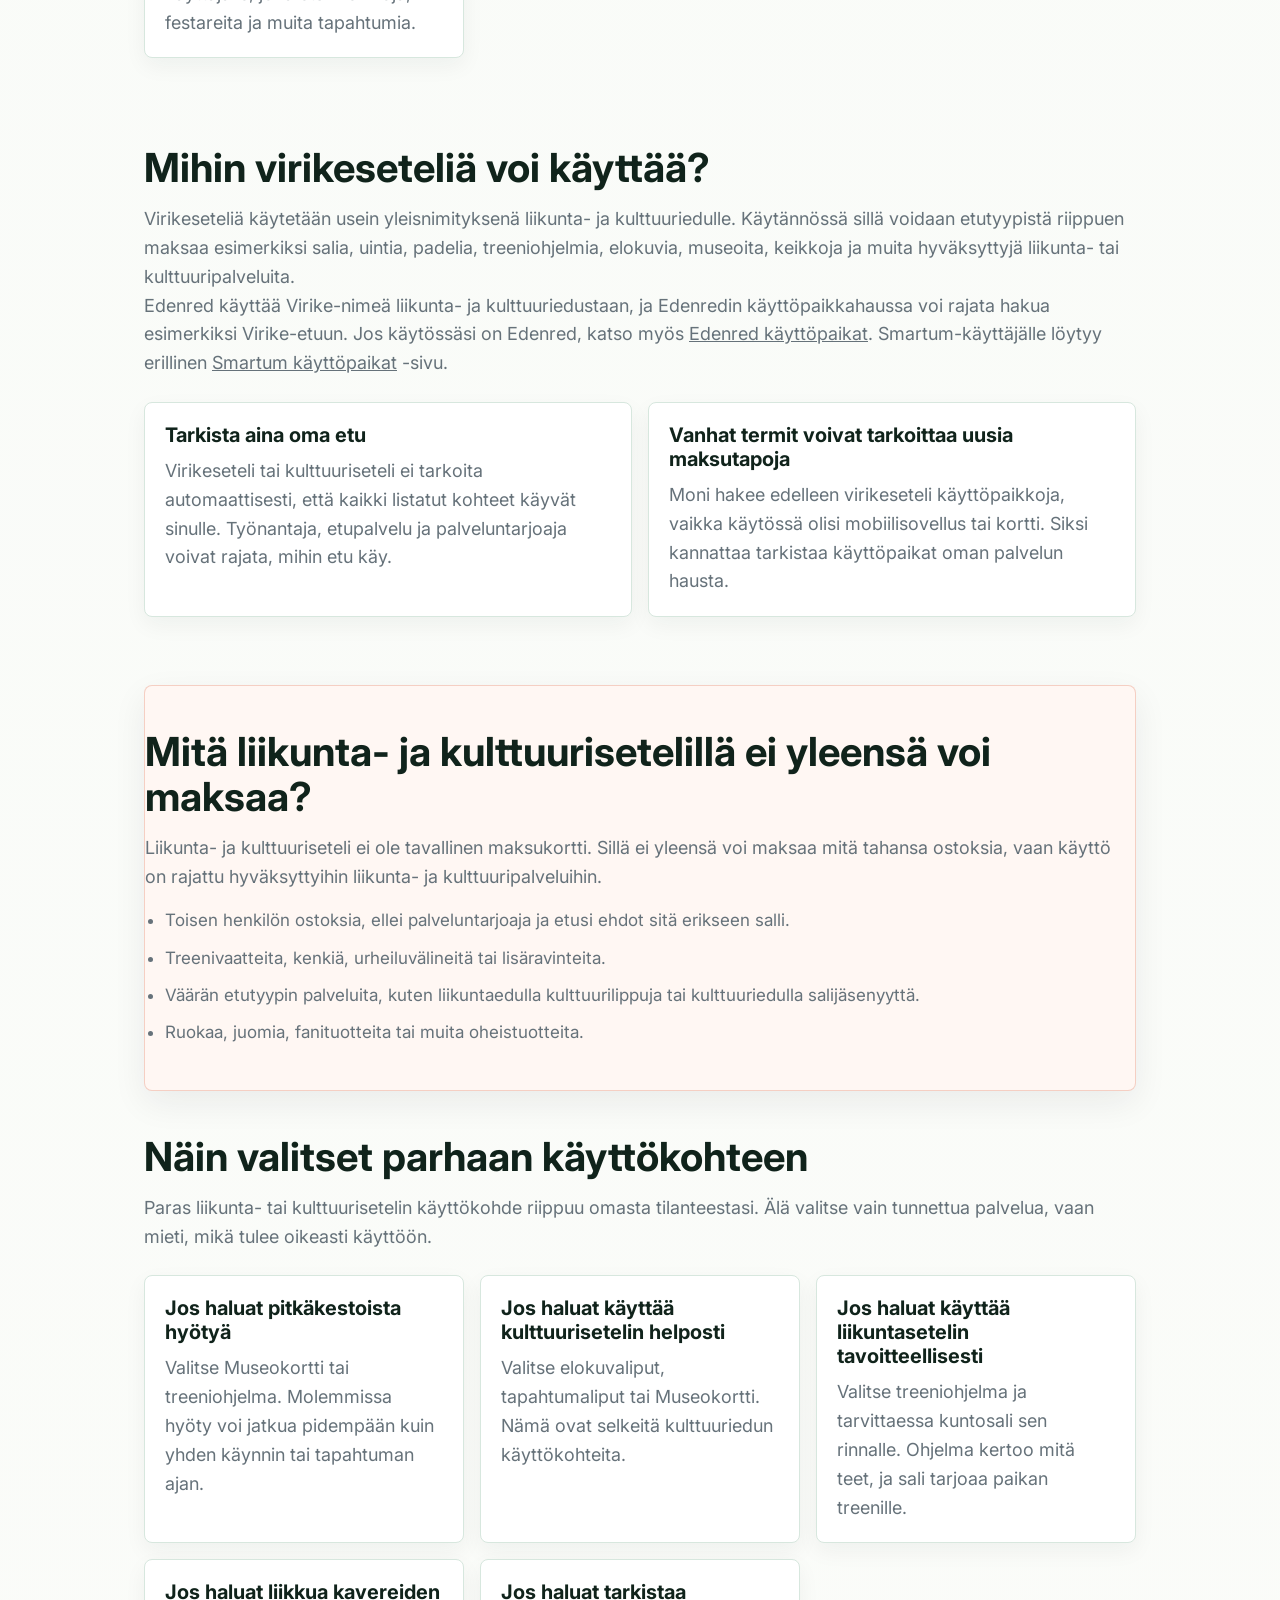
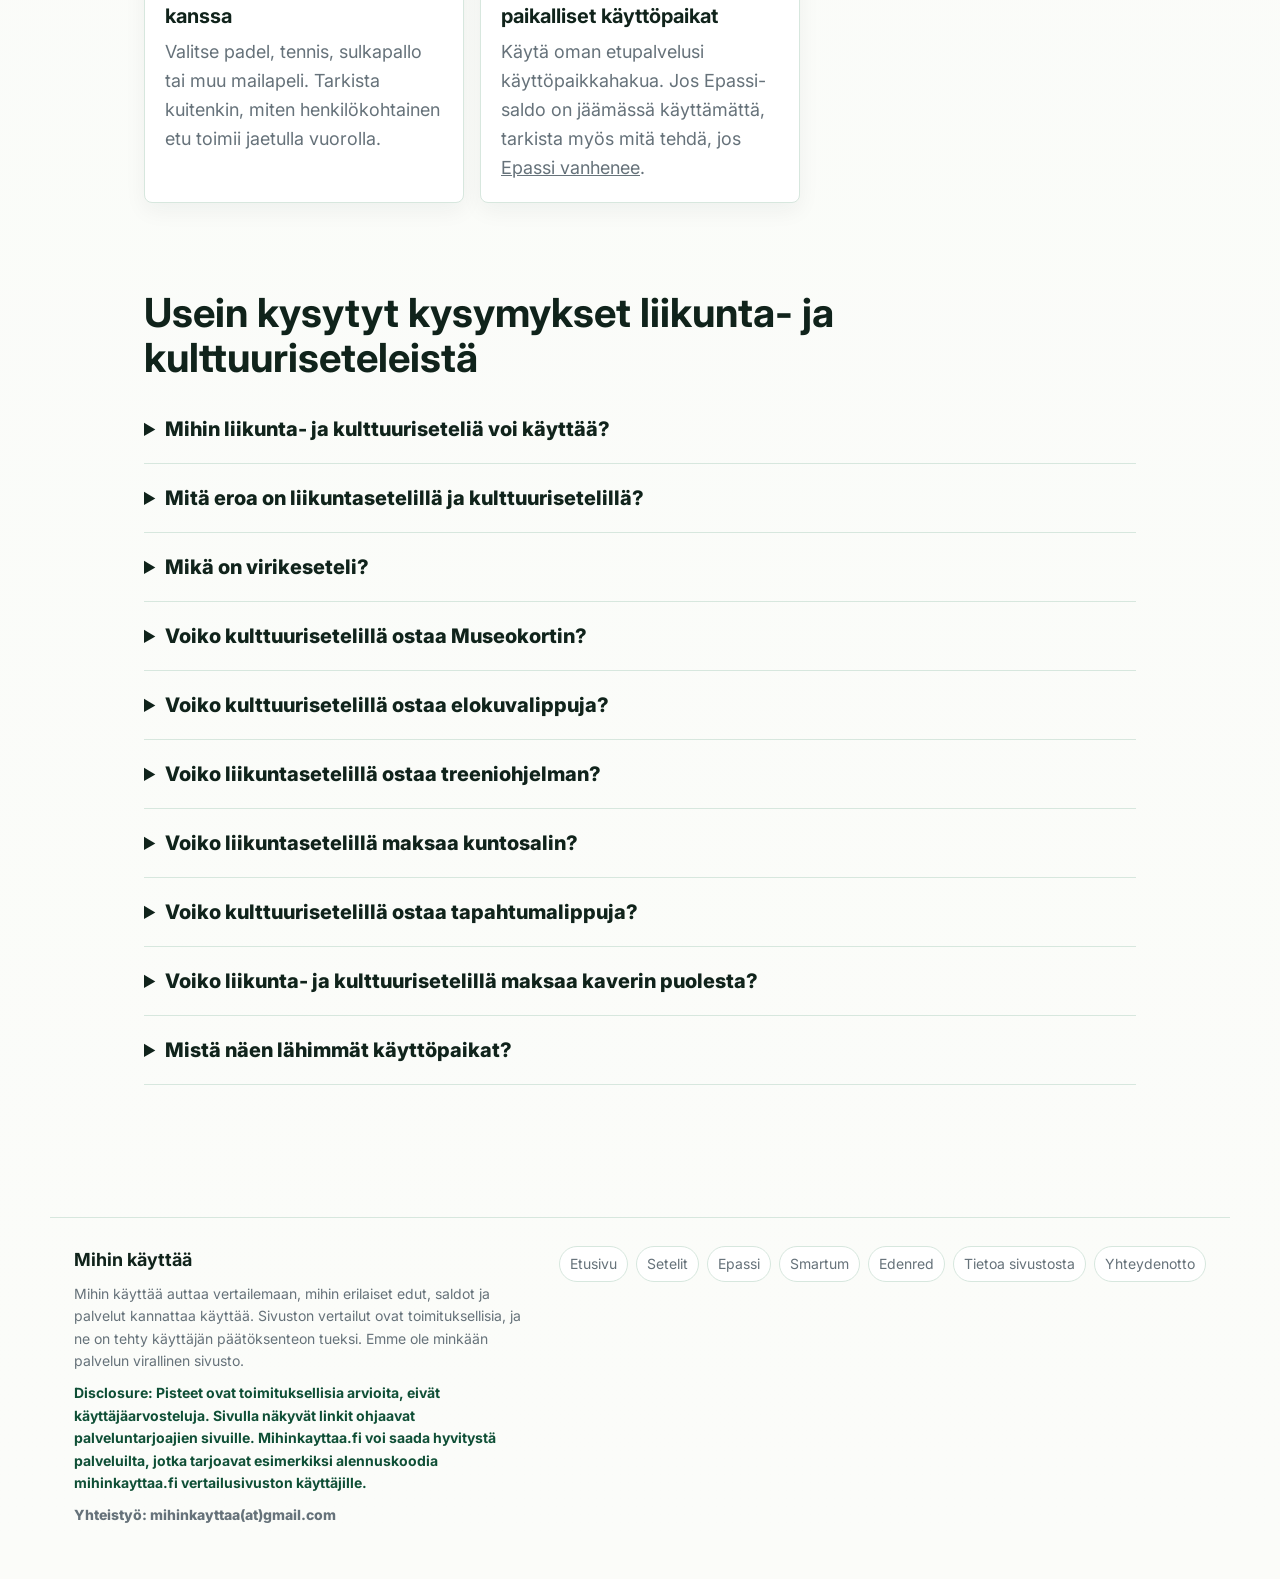
<file: liikunta-ja-kulttuuriseteli/index.html>
<!doctype html>
<html lang="fi">
  <head>
    <meta charset="utf-8">
    <meta name="viewport" content="width=device-width, initial-scale=1">
    <title>Liikunta- ja kulttuuriseteli käyttökohteet: 15 parasta vaihtoehtoa</title>
    <meta name="description" content="Katso parhaat liikunta- ja kulttuurisetelin käyttökohteet. Vertaa mihin kulttuuriseteli, virikeseteli, Smartum, Edenred, Epassi ja muut edut kannattaa käyttää.">
    <link rel="canonical" href="https://mihinkayttaa.fi/liikunta-ja-kulttuuriseteli/">
    <link rel="stylesheet" href="/styles.css?v=article-meta-20260708">
    <link rel="icon" type="image/png" href="/assets/brand/favicon-512.png">
    <link rel="apple-touch-icon" href="/assets/brand/favicon-512.png">
    <meta property="og:title" content="Liikunta- ja kulttuuriseteli käyttökohteet">
    <meta property="og:description" content="15 järkevää tapaa käyttää liikunta- ja kulttuuriseteli: kulttuuri, liikunta, tapahtumat, treeniohjelmat ja virike-edut vertailussa.">
    <meta property="og:type" content="article">
    <meta property="og:url" content="https://mihinkayttaa.fi/liikunta-ja-kulttuuriseteli/">
    <meta property="og:image" content="https://mihinkayttaa.fi/assets/brand/paalogo-cropped.png?v=1dbc981">
    <meta name="twitter:card" content="summary_large_image">
    <meta name="twitter:image" content="https://mihinkayttaa.fi/assets/brand/paalogo-cropped.png?v=1dbc981">
    <script type="application/ld+json">
      {
        "@context": "https://schema.org",
        "@type": "WebPage",
        "name": "Liikunta- ja kulttuuriseteli käyttökohteet",
        "description": "Vertailu liikunta- ja kulttuurisetelin parhaista käyttökohteista.",
        "url": "https://mihinkayttaa.fi/liikunta-ja-kulttuuriseteli/",
        "inLanguage": "fi",
        "datePublished": "2026-07-06",
        "dateModified": "2026-07-08",
        "author": {
          "@type": "Organization",
          "name": "Mihin käyttää -toimitus",
          "url": "https://mihinkayttaa.fi/tietoa/"
        },
        "publisher": { "@type": "Organization", "name": "Mihin käyttää" }
      }
    </script>
    <script type="application/ld+json">
      {
        "@context": "https://schema.org",
        "@type": "BreadcrumbList",
        "itemListElement": [
          { "@type": "ListItem", "position": 1, "name": "Etusivu", "item": "https://mihinkayttaa.fi/" },
          { "@type": "ListItem", "position": 2, "name": "Liikunta- ja kulttuuriseteli", "item": "https://mihinkayttaa.fi/liikunta-ja-kulttuuriseteli/" }
        ]
      }
    </script>
    <script type="application/ld+json">
      {
        "@context": "https://schema.org",
        "@type": "ItemList",
        "name": "Parhaat liikunta- ja kulttuurisetelin käyttökohteet",
        "itemListElement": [
          { "@type": "ListItem", "position": 1, "name": "Museokortti", "url": "https://museot.fi/kulttuuriedut" },
          { "@type": "ListItem", "position": 2, "name": "Lippu.fi", "url": "https://www.lippu.fi/campaign/maksa-kulttuurieduilla" },
          { "@type": "ListItem", "position": 3, "name": "Treeniohjelma.fi", "url": "https://treeniohjelma.fi/" },
          { "@type": "ListItem", "position": 4, "name": "Tiketti", "url": "https://www.tiketti.fi/info/kulttuuriedut" },
          { "@type": "ListItem", "position": 5, "name": "Finnkino", "url": "https://www.finnkino.fi/info/maksutavat/" },
          { "@type": "ListItem", "position": 6, "name": "Korkeasaari", "url": "https://korkeasaari.fi/vieraile/info/usein-kysyttya/" },
          { "@type": "ListItem", "position": 7, "name": "Kansallisteatteri", "url": "https://www.kansallisteatteri.fi/palvelut/lipunmyynti/lipun-ostaminen" },
          { "@type": "ListItem", "position": 8, "name": "Kiasma", "url": "https://kiasma.fi/liput-aukiolo-ja-saapuminen/" },
          { "@type": "ListItem", "position": 9, "name": "Rock House", "url": "https://www.rockhouse.fi/kulttuurisaldot" },
          { "@type": "ListItem", "position": 10, "name": "Yogaia", "url": "https://fi.yogaia.com/blog/liikuntaetu-jooga" },
          { "@type": "ListItem", "position": 11, "name": "Arena Center", "url": "https://arenacenter.fi/maksutavat/" },
          { "@type": "ListItem", "position": 12, "name": "Helsinki City Run", "url": "https://helsinkicityrun.fi/en/registration/payment-with-employee-benefits/" },
          { "@type": "ListItem", "position": 13, "name": "KJ Experience", "url": "https://kj-experience.com/fi_FI/maksuvalineet" },
          { "@type": "ListItem", "position": 14, "name": "Himos", "url": "https://himos.fi/liikuntaeduilla-maksaminen/" },
          { "@type": "ListItem", "position": 15, "name": "Käyttöpaikkahaut", "url": "https://mihinkayttaa.fi/epassi/" }
        ]
      }
    </script>
    <script type="application/ld+json">
      {
        "@context": "https://schema.org",
        "@type": "FAQPage",
        "mainEntity": [
          { "@type": "Question", "name": "Mihin liikunta- ja kulttuuriseteliä voi käyttää?", "acceptedAnswer": { "@type": "Answer", "text": "Liikunta- ja kulttuuriseteliä voi käyttää hyväksyttyihin liikunta- ja kulttuuripalveluihin. Esimerkkejä ovat kuntosalit, uimahallit, treeniohjelmat, padel, hiihtokeskukset, elokuvat, museot, tapahtumaliput ja teatterit." } },
          { "@type": "Question", "name": "Mitä eroa on liikuntasetelillä ja kulttuurisetelillä?", "acceptedAnswer": { "@type": "Answer", "text": "Liikuntaseteli on tarkoitettu omaan liikuntaan. Kulttuuriseteli on tarkoitettu kulttuuripalveluihin, kuten elokuviin, museoihin, teatteriin ja tapahtumiin." } },
          { "@type": "Question", "name": "Mikä on virikeseteli?", "acceptedAnswer": { "@type": "Answer", "text": "Virikeseteli tarkoittaa usein liikunta- ja kulttuurietua. Termi voi viitata esimerkiksi Edenred Virike -etuun tai yleisesti työnantajan tarjoamaan liikunta- ja kulttuurietuun." } },
          { "@type": "Question", "name": "Voiko kulttuurisetelillä ostaa Museokortin?", "acceptedAnswer": { "@type": "Answer", "text": "Kyllä, jos käyttämäsi etu ja maksutapa hyväksytään Museokortin ostossa. Tarkista aina ajantasaiset maksutavat Museokortin omista ohjeista." } },
          { "@type": "Question", "name": "Voiko liikuntasetelillä ostaa treeniohjelman?", "acceptedAnswer": { "@type": "Answer", "text": "Kyllä, jos palvelu hyväksyy liikuntaedun ja tuote kuuluu liikuntaedun piiriin. Treeniohjelma voi olla hyvä vaihtoehto tavoitteelliseen salitreeniin." } }
        ]
      }
    </script>
  </head>
  <body>
    <header class="site-header">
      <a class="brand" href="/" aria-label="MihinKayttaa.fi etusivu">
        <img class="brand-logo" src="/assets/brand/vaaka-logo-cropped.png?v=1dbc981" alt="Mihin käyttää?">
      </a>
      <nav aria-label="Päävalikko">
        <a href="/epassi/">Epassi</a>
        <a href="/smartum/">Smartum</a>
        <a href="/edenred/">Edenred</a>
      </nav>
    </header>

    <main>
      <article class="article hub-article">
        <header class="article-header hub-header">
          <p class="brand-slogan">Käytä etusi fiksummin.</p>
          <p class="eyebrow">Liikunta- ja kulttuurietu</p>
          <h1>Liikunta- ja kulttuuriseteli käyttökohteet</h1>
          <p class="article-meta">Kirjoittanut Mihin käyttää -toimitus • Viimeksi päivitetty 8.7.2026 • Osa linkeistä on kaupallisia</p>
          <p class="lead">Liikunta- ja kulttuuriseteliä voi käyttää monenlaisiin palveluihin, mutta paras käyttökohde riippuu siitä, onko sinulla käytössä liikuntaetu, kulttuurietu vai yhdistetty virike-etu. Tälle sivulle kokosimme 15 järkevää vaihtoehtoa, joihin setelit, mobiiliedut tai korttipohjaiset edut voivat sopia palveluntarjoajasta riippuen.</p>
          <p class="lead">Tarkista aina ennen maksua, hyväksyykö palvelu juuri sinun etusi. Sama palvelu voi hyväksyä esimerkiksi Epassin, Smartumin tai Edenredin eri tavoin, ja käyttöehdot voivat vaihdella etutyypin mukaan.</p>
          <div class="hero-actions">
            <a class="button primary" href="#parhaat-kayttokohteet">Katso parhaat käyttökohteet</a>
            <a class="button secondary" href="/epassi/">Katso Epassi käyttöpaikat</a>
            <a class="button secondary" href="/smartum/">Katso Smartum käyttöpaikat</a>
            <a class="button secondary" href="/edenred/">Katso Edenred käyttöpaikat</a>
          </div>
        </header>

        <section class="ranking-section hub-ranking" id="parhaat-kayttokohteet" aria-labelledby="ranking-title">
          <div class="section-heading stacked-heading">
            <h2 id="ranking-title">Parhaat liikunta- ja kulttuurisetelin käyttökohteet</h2>
            <p>Liikunta- ja kulttuuriseteli kannattaa käyttää palveluun, josta saat oikeasti hyötyä. Kulttuuripuolella vahvoja vaihtoehtoja ovat esimerkiksi Museokortti, tapahtumaliput ja elokuvaliput. Liikunnan puolella järkeviä kohteita ovat treeniohjelmat, kuntosalit, uimahallit, padel, hiihtokeskukset ja aktiivinen vapaa-aika.</p>
            <p>Vertailussa painotimme sitä, kuinka selkeä käyttökohde on, voiko maksutavan tarkistaa helposti ja sopiiko palvelu oikeasti liikunta- tai kulttuuriedun käyttämiseen.</p>
          </div>

          <div class="ranking-trust-row" aria-label="Vertailun perusteet">
            <span>Listasimme vaihtoehdot sen mukaan, mistä käyttäjä saa eniten hyötyä ja kuinka vaivattomasti edun voi käyttää</span>
            <span>Päivitetty 8.7.2026</span>
          </div>

          <ol class="ranked-list">
            <li class="ranked-item featured">
              <div class="rank-number">1</div>
              <div class="rank-brand">
                <span class="rank-icon rank-logo icon-museokortti" aria-hidden="true"><img src="/assets/logos/museokortti.png" alt=""></span>
                <span class="rank-badge">Paras kulttuurihyöty</span>
                <strong>Museokortti</strong>
                <small>Kulttuurietu / virike-etu</small>
              </div>
              <div class="rank-details">
                <h3>Museokortti kulttuuriedulla</h3>
                <p>Hyvä valinta, jos haluat käyttää kulttuurisetelin yhteen ostokseen, josta voi olla hyötyä pitkään.</p>
                <ul>
                  <li>Sopii museoihin ja näyttelyihin ympäri Suomen</li>
                  <li>Hyvä pitkäkestoinen kulttuuriedun käyttökohde</li>
                  <li>Verkkokaupassa käy useita kulttuurietuja</li>
                </ul>
              </div>
              <div class="rank-score" aria-label="Toimituksen pisteet 9.4 / 10"><span>Toimituksen pisteet</span><strong>9.4 / 10</strong></div>
              <a class="rank-cta" href="https://museot.fi/kulttuuriedut" target="_blank" rel="noopener">Avaa sivusto</a>
            </li>

            <li class="ranked-item">
              <div class="rank-number">2</div>
              <div class="rank-brand">
                <span class="rank-icon rank-logo icon-lippu" aria-hidden="true"><img src="/assets/logos/lippu-fi.png" alt=""></span>
                <span class="rank-badge muted">Paras tapahtumiin</span>
                <strong>Lippu.fi</strong>
                <small>Kulttuurietu / virike-etu</small>
              </div>
              <div class="rank-details">
                <h3>Tapahtumaliput kulttuuriedulla</h3>
                <p>Hyvä vaihtoehto, jos haluat käyttää kulttuurisetelin keikkoihin, teatteriin, stand-upiin tai tapahtumiin.</p>
                <ul>
                  <li>Sopii konsertteihin, teatteriin, festareihin ja tapahtumiin</li>
                  <li>Hyvä valinta, kun haluat ostaa lipun verkossa</li>
                  <li>Huomioi mahdollinen kulttuuriedun maksutapamaksu</li>
                </ul>
              </div>
              <div class="rank-score" aria-label="Toimituksen pisteet 9.2 / 10"><span>Toimituksen pisteet</span><strong>9.2 / 10</strong></div>
              <a class="rank-cta" href="https://www.lippu.fi/campaign/maksa-kulttuurieduilla" target="_blank" rel="noopener">Avaa sivusto</a>
            </li>

            <li class="ranked-item">
              <div class="rank-number">3</div>
              <div class="rank-brand">
                <span class="rank-icon rank-logo icon-treeniohjelma" aria-hidden="true"><img src="/assets/logos/treeniohjelma.svg" alt=""></span>
                <span class="rank-badge muted">Paras tavoitteelliseen treeniin</span>
                <strong>Treeniohjelma.fi</strong>
                <small>Liikuntaetu</small>
              </div>
              <div class="rank-details">
                <h3>Treeniohjelmat liikuntaedulla</h3>
                <p>Hyvä valinta, jos haluat käyttää liikuntasetelin tai liikuntaedun johonkin, josta on hyötyä pidempään kuin yksittäisestä kertakäynnistä.</p>
                <ul>
                  <li>Sopii salitreeniin, lihaskasvuun ja tavoitteelliseen harjoitteluun</li>
                  <li>Ei ole sidottu tiettyyn kaupunkiin tai toimipisteeseen</li>
                  <li>Hyvä vaihtoehto, jos haluat selkeän suunnitelman harjoitteluun</li>
                </ul>
              </div>
              <div class="rank-score" aria-label="Toimituksen pisteet 9.0 / 10"><span>Toimituksen pisteet</span><strong>9.0 / 10</strong></div>
              <a class="rank-cta" href="https://treeniohjelma.fi/" target="_blank" rel="noopener">Avaa sivusto</a>
            </li>

            <li class="ranked-item">
              <div class="rank-number">4</div>
              <div class="rank-brand">
                <span class="rank-icon rank-logo icon-tiketti" aria-hidden="true"><img src="/assets/logos/tiketti.png" alt=""></span>
                <span class="rank-badge muted">Keikat ja festarit</span>
                <strong>Tiketti</strong>
                <small>Kulttuurietu / virike-etu</small>
              </div>
              <div class="rank-details">
                <h3>Tapahtumaliput kulttuuriedulla</h3>
                <p>Hyvä vaihtoehto keikkoihin, festareihin ja kulttuuritapahtumiin.</p>
                <ul>
                  <li>Sopii kulttuuriedun piiriin kuuluviin tapahtumiin</li>
                  <li>Tapahtumahaussa voi rajata kulttuuriedun tapahtumia</li>
                  <li>Maksutapaprovisio kannattaa huomioida</li>
                </ul>
              </div>
              <div class="rank-score" aria-label="Toimituksen pisteet 8.9 / 10"><span>Toimituksen pisteet</span><strong>8.9 / 10</strong></div>
              <a class="rank-cta" href="https://www.tiketti.fi/info/kulttuuriedut" target="_blank" rel="noopener">Avaa sivusto</a>
            </li>

            <li class="ranked-item">
              <div class="rank-number">5</div>
              <div class="rank-brand">
                <span class="rank-icon rank-logo icon-finnkino" aria-hidden="true"><img src="/assets/logos/finnkino.png" alt=""></span>
                <span class="rank-badge muted">Nopea kulttuurivalinta</span>
                <strong>Finnkino</strong>
                <small>Kulttuurietu / virike-etu</small>
              </div>
              <div class="rank-details">
                <h3>Elokuvaliput kulttuurisetelillä</h3>
                <p>Helppo kulttuuriedun käyttökohde, jos haluat käyttää etusi elokuviin tai sarjalippuihin.</p>
                <ul>
                  <li>Sopii elokuvalippuihin ja kulttuurietusarjalippuihin</li>
                  <li>Hyvä vaihtoehto, jos et halua etsiä tiettyä tapahtumaa</li>
                  <li>Tarkista aina, onko oma etusi kulttuuriin vai liikuntaan tarkoitettu</li>
                </ul>
              </div>
              <div class="rank-score" aria-label="Toimituksen pisteet 8.8 / 10"><span>Toimituksen pisteet</span><strong>8.8 / 10</strong></div>
              <a class="rank-cta" href="https://www.finnkino.fi/info/maksutavat/" target="_blank" rel="noopener">Avaa sivusto</a>
            </li>

            <li class="ranked-item">
              <div class="rank-number">6</div>
              <div class="rank-brand">
                <span class="rank-icon rank-logo icon-korkeasaari" aria-hidden="true"><img src="/assets/logos/korkeasaari.svg" alt=""></span>
                <span class="rank-badge muted">Elämykset</span>
                <strong>Korkeasaari</strong>
                <small>Kulttuurietu / virike-etu</small>
              </div>
              <div class="rank-details">
                <h3>Pääsylippu tai vuosikortti kulttuuriedulla</h3>
                <p>Erottuva vaihtoehto kulttuurisetelille, jos haluat käyttää edun elämykseen tai vuosikorttiin.</p>
                <ul>
                  <li>Sopii omaan pääsylippuun tai vuosikorttiin</li>
                  <li>Hyvä vaihtoehto tapahtumalippujen ja museoiden rinnalle</li>
                  <li>Etu on henkilökohtainen, joten tarkista käyttöehdot ennen maksua</li>
                </ul>
              </div>
              <div class="rank-score" aria-label="Toimituksen pisteet 8.7 / 10"><span>Toimituksen pisteet</span><strong>8.7 / 10</strong></div>
              <a class="rank-cta" href="https://korkeasaari.fi/vieraile/info/usein-kysyttya/" target="_blank" rel="noopener">Avaa sivusto</a>
            </li>

            <li class="ranked-item">
              <div class="rank-number">7</div>
              <div class="rank-brand">
                <span class="rank-icon rank-logo icon-kansallisteatteri" aria-hidden="true"><img src="/assets/logos/kansallisteatteri.svg" alt=""></span>
                <span class="rank-badge muted">Teatteri</span>
                <strong>Kansallisteatteri</strong>
                <small>Kulttuurietu / virike-etu</small>
              </div>
              <div class="rank-details">
                <h3>Teatteriliput kulttuuriedulla</h3>
                <p>Hyvä selkeä esimerkki siitä, mihin kulttuuriseteliä voi käyttää teatterissa.</p>
                <ul>
                  <li>Sopii teatterilippuihin</li>
                  <li>Hyvä vaihtoehto perinteiseen kulttuurikohteeseen</li>
                  <li>Maksutapa kannattaa tarkistaa ennen lipun ostoa</li>
                </ul>
              </div>
              <div class="rank-score" aria-label="Toimituksen pisteet 8.6 / 10"><span>Toimituksen pisteet</span><strong>8.6 / 10</strong></div>
              <a class="rank-cta" href="https://www.kansallisteatteri.fi/palvelut/lipunmyynti/lipun-ostaminen" target="_blank" rel="noopener">Avaa sivusto</a>
            </li>

            <li class="ranked-item">
              <div class="rank-number">8</div>
              <div class="rank-brand">
                <span class="rank-icon rank-logo icon-kiasma" aria-hidden="true"><img src="/assets/logos/kiasma.png" alt=""></span>
                <span class="rank-badge muted">Museot</span>
                <strong>Kiasma</strong>
                <small>Kulttuurietu / virike-etu</small>
              </div>
              <div class="rank-details">
                <h3>Museokäynti kulttuuriedulla</h3>
                <p>Hyvä yksittäinen museokohde niille, jotka eivät halua ostaa Museokorttia.</p>
                <ul>
                  <li>Sopii nykytaiteen museokäyntiin</li>
                  <li>Hyvä konkreettinen kulttuurisetelin käyttökohde</li>
                  <li>Tarkista maksutavat ja mahdollinen Museokortti-vaihtoehto</li>
                </ul>
              </div>
              <div class="rank-score" aria-label="Toimituksen pisteet 8.5 / 10"><span>Toimituksen pisteet</span><strong>8.5 / 10</strong></div>
              <a class="rank-cta" href="https://kiasma.fi/liput-aukiolo-ja-saapuminen/" target="_blank" rel="noopener">Avaa sivusto</a>
            </li>

            <li class="ranked-item">
              <div class="rank-number">9</div>
              <div class="rank-brand">
                <span class="rank-icon rank-logo icon-rock-house" aria-hidden="true"><img src="/assets/logos/rock-house.webp" alt=""></span>
                <span class="rank-badge muted">Musiikki</span>
                <strong>Rock House</strong>
                <small>Kulttuurietu / virike-etu</small>
              </div>
              <div class="rank-details">
                <h3>Soitto- ja laulutunnit kulttuuriedulla</h3>
                <p>Tuo listaan vaihtelua, koska kulttuurietua voi käyttää myös uuden taidon oppimiseen.</p>
                <ul>
                  <li>Sopii laulu- ja soittotunteihin</li>
                  <li>Hyvä vaihtoehto aktiiviseen kulttuuriedun käyttöön</li>
                  <li>Tarkista oma maksutapa ja tuntikohtaiset ehdot</li>
                </ul>
              </div>
              <div class="rank-score" aria-label="Toimituksen pisteet 8.4 / 10"><span>Toimituksen pisteet</span><strong>8.4 / 10</strong></div>
              <a class="rank-cta" href="https://www.rockhouse.fi/kulttuurisaldot" target="_blank" rel="noopener">Avaa sivusto</a>
            </li>

            <li class="ranked-item">
              <div class="rank-number">10</div>
              <div class="rank-brand">
                <span class="rank-icon rank-logo icon-yogaia" aria-hidden="true"><img src="/assets/logos/yogaia.svg" alt=""></span>
                <span class="rank-badge muted">Verkkoliikunta</span>
                <strong>Yogaia</strong>
                <small>Liikuntaetu</small>
              </div>
              <div class="rank-details">
                <h3>Jooga, pilates ja kotiliikunta liikuntaedulla</h3>
                <p>Hyvä vaihtoehto käyttäjälle, joka haluaa käyttää liikuntaedun kotona ilman fyysistä toimipistettä.</p>
                <ul>
                  <li>Sopii joogaan, pilatekseen ja kotitreeniin</li>
                  <li>Ei vaadi lähialueen liikuntapaikkaa</li>
                  <li>Hyvä rauhallisemman liikunnan vaihtoehto</li>
                </ul>
              </div>
              <div class="rank-score" aria-label="Toimituksen pisteet 8.3 / 10"><span>Toimituksen pisteet</span><strong>8.3 / 10</strong></div>
              <a class="rank-cta" href="https://fi.yogaia.com/blog/liikuntaetu-jooga" target="_blank" rel="noopener">Avaa sivusto</a>
            </li>

            <li class="ranked-item">
              <div class="rank-number">11</div>
              <div class="rank-brand">
                <span class="rank-icon rank-logo icon-arena-center" aria-hidden="true"><img src="/assets/logos/arena-center.png" alt=""></span>
                <span class="rank-badge muted">Palloilu ja keilaus</span>
                <strong>Arena Center</strong>
                <small>Liikuntaetu</small>
              </div>
              <div class="rank-details">
                <h3>Vuorot, keilailu ja liikuntapalvelut</h3>
                <p>Monipuolinen liikuntaedun käyttökohde, joka ei ole pelkkä kuntosali tai padel.</p>
                <ul>
                  <li>Sopii keilaukseen, vuoroihin ja liikuntapalveluihin</li>
                  <li>Hyvä vaihtoehto ryhmä- ja kaveriporukkaliikuntaan</li>
                  <li>Tarkista palvelukohtaiset maksutavat ennen varausta</li>
                </ul>
              </div>
              <div class="rank-score" aria-label="Toimituksen pisteet 8.2 / 10"><span>Toimituksen pisteet</span><strong>8.2 / 10</strong></div>
              <a class="rank-cta" href="https://arenacenter.fi/maksutavat/" target="_blank" rel="noopener">Avaa sivusto</a>
            </li>

            <li class="ranked-item">
              <div class="rank-number">12</div>
              <div class="rank-brand">
                <span class="rank-icon rank-logo icon-helsinki-city-run" aria-hidden="true"><img src="/assets/logos/helsinki-city-run.png" alt=""></span>
                <span class="rank-badge muted">Liikuntatapahtuma</span>
                <strong>Helsinki City Run</strong>
                <small>Liikuntaetu</small>
              </div>
              <div class="rank-details">
                <h3>Juoksutapahtuma liikuntaedulla</h3>
                <p>Hyvä esimerkki siitä, että liikuntaseteliä voi käyttää myös liikuntatapahtumiin.</p>
                <ul>
                  <li>Sopii juoksutapahtuman osallistumismaksuun</li>
                  <li>Hyvä tavoitteellinen käyttökohde liikuntaedulle</li>
                  <li>Lisäpalvelut eivät välttämättä kuulu etuun</li>
                </ul>
              </div>
              <div class="rank-score" aria-label="Toimituksen pisteet 8.1 / 10"><span>Toimituksen pisteet</span><strong>8.1 / 10</strong></div>
              <a class="rank-cta" href="https://helsinkicityrun.fi/en/registration/payment-with-employee-benefits/" target="_blank" rel="noopener">Avaa sivusto</a>
            </li>

            <li class="ranked-item">
              <div class="rank-number">13</div>
              <div class="rank-brand">
                <span class="rank-icon rank-logo icon-kj-experience" aria-hidden="true"><img src="/assets/logos/kj-experience.jpg" alt=""></span>
                <span class="rank-badge muted">Ulkoaktiviteetit</span>
                <strong>KJ Experience</strong>
                <small>Liikuntaetu</small>
              </div>
              <div class="rank-details">
                <h3>Aktiviteetit ja välinevuokraus liikuntaedulla</h3>
                <p>Tuo listaan ulkoilua ja elämyksellisempää liikuntaa, ei vain saleja ja halleja.</p>
                <ul>
                  <li>Sopii aktiviteetteihin ja välinevuokrauksiin</li>
                  <li>Hyvä vaihtoehto ulkoliikuntaan</li>
                  <li>Tarkista Epassi- ja Smartum-maksutavat ennen varausta</li>
                </ul>
              </div>
              <div class="rank-score" aria-label="Toimituksen pisteet 8.0 / 10"><span>Toimituksen pisteet</span><strong>8.0 / 10</strong></div>
              <a class="rank-cta" href="https://kj-experience.com/fi_FI/maksuvalineet" target="_blank" rel="noopener">Avaa sivusto</a>
            </li>

            <li class="ranked-item">
              <div class="rank-number">14</div>
              <div class="rank-brand">
                <span class="rank-icon rank-logo icon-himos" aria-hidden="true"><img src="/assets/logos/himos.svg" alt=""></span>
                <span class="rank-badge muted">Talviliikunta</span>
                <strong>Himos</strong>
                <small>Liikuntaetu</small>
              </div>
              <div class="rank-details">
                <h3>Hissiliput ja laskettelu liikuntaedulla</h3>
                <p>Hyvä kausittainen käyttökohde liikuntaedulle, jos haluat käyttää setelin talviliikuntaan.</p>
                <ul>
                  <li>Sopii lasketteluun ja talviliikuntaan</li>
                  <li>Hyvä vaihtoehto isompaan liikuntapäivään</li>
                  <li>Tarkista lipputyyppi ja maksutapa ennen ostoa</li>
                </ul>
              </div>
              <div class="rank-score" aria-label="Toimituksen pisteet 7.9 / 10"><span>Toimituksen pisteet</span><strong>7.9 / 10</strong></div>
              <a class="rank-cta" href="https://himos.fi/liikuntaeduilla-maksaminen/" target="_blank" rel="noopener">Avaa sivusto</a>
            </li>

            <li class="ranked-item">
              <div class="rank-number">15</div>
              <div class="rank-brand">
                <span class="rank-icon" aria-hidden="true">?</span>
                <span class="rank-badge muted">Tarkista lähialue</span>
                <strong>Käyttöpaikkahaut</strong>
                <small>Liikuntaetu / kulttuurietu</small>
              </div>
              <div class="rank-details">
                <h3>Smartum, Edenred ja Epassi käyttöpaikkahaku</h3>
                <p>Hyvä viimeinen vaihtoehto, jos etsit juuri omalla paikkakunnalla toimivaa liikunta- tai kulttuurisetelin käyttöpaikkaa.</p>
                <ul>
                  <li>Tarkista käyttöpaikat omasta etusovelluksesta</li>
                  <li>Hyvä paikallisten toimijoiden löytämiseen</li>
                  <li>Sopii, jos listan palvelut eivät vastaa omaa etutyyppiä</li>
                </ul>
              </div>
              <div class="rank-score" aria-label="Toimituksen pisteet 7.8 / 10"><span>Toimituksen pisteet</span><strong>7.8 / 10</strong></div>
              <a class="rank-cta" href="/epassi/">Katso käyttöpaikat</a>
            </li>
          </ol>

          <nav class="toc" aria-label="Pikanavigaatio">
            <a href="#parhaat-kayttokohteet">Parhaat käyttökohteet</a>
            <a href="#liikuntaseteli">Liikuntaseteli</a>
            <a href="#kulttuuriseteli">Kulttuuriseteli</a>
            <a href="#virikeseteli">Virikeseteli</a>
            <a href="#rajoitukset">Rajoitukset</a>
            <a href="#faq">FAQ</a>
          </nav>
        </section>

        <section class="content-section hub-section guide-intro">
          <div class="trust-box">
            <h2>Miksi voit luottaa vertailuun?</h2>
            <p>Vertailu on rakennettu käyttäjän näkökulmasta. Painotamme palveluita, joilla on selkeä käyttötarkoitus, helppo maksutavan tarkistus ja konkreettinen hyöty käyttäjälle. Pisteet ovat toimituksellisia arvioita, eivät käyttäjäarvosteluja.</p>
            <div class="pill-nav" aria-label="Vertailun painotukset">
              <span>Hyöty käyttäjälle</span>
              <span>Käytön helppous</span>
              <span>Selkeä etutyyppi</span>
              <span>Tarkistettava maksutapa</span>
            </div>
          </div>
          <div class="check-card">
            <h2>Tarkista ennen maksua</h2>
            <ul class="check-list">
              <li>Onko sinulla oikea etutyyppi käytössä?</li>
              <li>Hyväksyykö palvelu valitsemasi edun?</li>
              <li>Voiko maksaa verkossa vai paikan päällä?</li>
              <li>Onko ostos henkilökohtainen?</li>
              <li>Sisältääkö ostos vain hyväksyttäviä palveluita?</li>
            </ul>
          </div>
        </section>

        <section class="content-section hub-section" id="mita-tarkoittaa">
          <h2>Mitä liikunta- ja kulttuuriseteli tarkoittaa?</h2>
          <p>Liikunta- ja kulttuuriseteli on yleisnimitys työnantajan tarjoamalle edulle, jolla työntekijä voi maksaa hyväksyttyjä liikunta- ja kulttuuripalveluita. Nykyään etu ei välttämättä ole enää paperinen seteli, vaan se voi toimia mobiilisovelluksella, maksukortilla, sähköisellä saldolla tai verkkomaksuna.</p>
          <p>Käytännössä käyttäjä voi puhua liikuntasetelistä, kulttuurisetelistä, virikesetelistä, virike-edusta, Epassista, Smartumista tai Edenredistä. Oleellista on silti sama asia: etu on kohdennettu tiettyihin käyttökohteisiin, eikä sillä voi maksaa mitä tahansa ostoksia.</p>
          <div class="two-col-cards">
            <div>
              <h3>Onko kulttuuriseteli sama asia kuin virikeseteli?</h3>
              <p>Ei aina. Kulttuuriseteli viittaa yleensä kulttuuripalveluihin, kuten elokuviin, museoihin, teatteriin ja tapahtumiin. Virikeseteliä taas käytetään usein yleiskielessä liikunta- ja kulttuurietuna.</p>
            </div>
            <div>
              <h3>Onko liikuntaseteli sama asia kuin liikuntaetu?</h3>
              <p>Käytännössä moni käyttää termejä sekaisin. Liikuntaseteli voi tarkoittaa paperista seteliä, mutta nykyään sama käyttötarkoitus voi toimia myös sovelluksella tai kortilla.</p>
            </div>
          </div>
        </section>

        <section class="content-section hub-section" id="liikuntaseteli">
          <h2>Mihin liikuntaseteliä voi käyttää?</h2>
          <p>Liikuntaseteliä voi yleensä käyttää omaan liikuntaan. Tyypillisiä käyttökohteita ovat kuntosalit, uimahallit, ryhmäliikunta, padel, tennis, golf, hiihtokeskukset, jooga, pilates, tanssi ja muut liikuntapalvelut.</p>
          <p>Hyvä käyttökohde riippuu siitä, mitä oikeasti tulet käyttämään. Jos haluat tavoitteellista salitreeniä, treeniohjelma voi olla hyvä valinta. Jos taas haluat maksaa fyysisen liikuntapaikan, kuntosali, uimahalli tai padelvuoro voi sopia paremmin. Jos etusi on Epassi, katso myös erillinen <a href="/epassi/">Epassi käyttöpaikat</a> -vertailu.</p>
          <div class="mini-card-grid">
            <div><h3>Treeniohjelmat</h3><p>Treeniohjelma on hyvä käyttökohde liikuntaedulle, jos haluat suunnitelman omatoimiseen harjoitteluun.</p></div>
            <div><h3>Kuntosalit</h3><p>Kuntosalit ovat yksi yleisimmistä liikuntasetelin käyttökohteista. Monet ketjut hyväksyvät sähköisiä liikuntaetuja.</p></div>
            <div><h3>Padel ja mailapelit</h3><p>Padel, tennis, sulkapallo ja squash sopivat käyttäjälle, joka haluaa liikuntaan sosiaalisen puolen.</p></div>
            <div><h3>Hiihtokeskukset</h3><p>Hiihtokeskus voi olla hyvä liikuntasetelin käyttökohde talvikaudella ja isompaan liikuntapäivään.</p></div>
          </div>
        </section>

        <section class="content-section hub-section" id="kulttuuriseteli">
          <h2>Mihin kulttuuriseteliä voi käyttää?</h2>
          <p>Kulttuuriseteli sopii tyypillisesti kulttuuripalveluihin, kuten elokuviin, konsertteihin, teatteriin, museoihin, tapahtumiin, festareihin ja näyttelyihin. Kulttuuriedussa kannattaa aina tarkistaa, hyväksyykö palvelu juuri sinun maksutapasi ja kuuluuko valittu tapahtuma tai tuote kulttuuriedun piiriin.</p>
          <div class="mini-card-grid">
            <div><h3>Museot ja Museokortti</h3><p>Museokortti on yksi selkeimmistä kulttuurisetelin käyttökohteista, koska hyöty ei rajoitu yhteen käyntiin.</p></div>
            <div><h3>Tapahtumaliput</h3><p>Tapahtumaliput sopivat keikkoihin, festareihin, stand-upiin, teatteriin ja muihin kulttuuritapahtumiin.</p></div>
            <div><h3>Elokuvat</h3><p>Elokuvaliput ja sarjaliput ovat helppoja kulttuurisetelin käyttökohteita, jos haluat käyttää edun nopeasti.</p></div>
            <div><h3>Tiketti ja keikkaliput</h3><p>Tiketti sopii kulttuuriedun käyttäjälle, joka etsii keikkoja, festareita ja muita tapahtumia.</p></div>
          </div>
        </section>

        <section class="content-section hub-section" id="virikeseteli">
          <h2>Mihin virikeseteliä voi käyttää?</h2>
          <p>Virikeseteliä käytetään usein yleisnimityksenä liikunta- ja kulttuuriedulle. Käytännössä sillä voidaan etutyypistä riippuen maksaa esimerkiksi salia, uintia, padelia, treeniohjelmia, elokuvia, museoita, keikkoja ja muita hyväksyttyjä liikunta- tai kulttuuripalveluita.</p>
          <p>Edenred käyttää Virike-nimeä liikunta- ja kulttuuriedustaan, ja Edenredin käyttöpaikkahaussa voi rajata hakua esimerkiksi Virike-etuun. Jos käytössäsi on Edenred, katso myös <a href="/edenred/">Edenred käyttöpaikat</a>. Smartum-käyttäjälle löytyy erillinen <a href="/smartum/">Smartum käyttöpaikat</a> -sivu.</p>
          <div class="two-col-cards">
            <div><h3>Tarkista aina oma etu</h3><p>Virikeseteli tai kulttuuriseteli ei tarkoita automaattisesti, että kaikki listatut kohteet käyvät sinulle. Työnantaja, etupalvelu ja palveluntarjoaja voivat rajata, mihin etu käy.</p></div>
            <div><h3>Vanhat termit voivat tarkoittaa uusia maksutapoja</h3><p>Moni hakee edelleen virikeseteli käyttöpaikkoja, vaikka käytössä olisi mobiilisovellus tai kortti. Siksi kannattaa tarkistaa käyttöpaikat oman palvelun hausta.</p></div>
          </div>
        </section>

        <section class="content-section hub-section warning-box" id="rajoitukset">
          <h2>Mitä liikunta- ja kulttuurisetelillä ei yleensä voi maksaa?</h2>
          <p>Liikunta- ja kulttuuriseteli ei ole tavallinen maksukortti. Sillä ei yleensä voi maksaa mitä tahansa ostoksia, vaan käyttö on rajattu hyväksyttyihin liikunta- ja kulttuuripalveluihin.</p>
          <ul>
            <li>Toisen henkilön ostoksia, ellei palveluntarjoaja ja etusi ehdot sitä erikseen salli.</li>
            <li>Treenivaatteita, kenkiä, urheiluvälineitä tai lisäravinteita.</li>
            <li>Väärän etutyypin palveluita, kuten liikuntaedulla kulttuurilippuja tai kulttuuriedulla salijäsenyyttä.</li>
            <li>Ruokaa, juomia, fanituotteita tai muita oheistuotteita.</li>
          </ul>
        </section>

        <section class="content-section hub-section" id="valintaopas">
          <h2>Näin valitset parhaan käyttökohteen</h2>
          <p>Paras liikunta- tai kulttuurisetelin käyttökohde riippuu omasta tilanteestasi. Älä valitse vain tunnettua palvelua, vaan mieti, mikä tulee oikeasti käyttöön.</p>
          <div class="choice-grid">
            <div><h3>Jos haluat pitkäkestoista hyötyä</h3><p>Valitse Museokortti tai treeniohjelma. Molemmissa hyöty voi jatkua pidempään kuin yhden käynnin tai tapahtuman ajan.</p></div>
            <div><h3>Jos haluat käyttää kulttuurisetelin helposti</h3><p>Valitse elokuvaliput, tapahtumaliput tai Museokortti. Nämä ovat selkeitä kulttuuriedun käyttökohteita.</p></div>
            <div><h3>Jos haluat käyttää liikuntasetelin tavoitteellisesti</h3><p>Valitse treeniohjelma ja tarvittaessa kuntosali sen rinnalle. Ohjelma kertoo mitä teet, ja sali tarjoaa paikan treenille.</p></div>
            <div><h3>Jos haluat liikkua kavereiden kanssa</h3><p>Valitse padel, tennis, sulkapallo tai muu mailapeli. Tarkista kuitenkin, miten henkilökohtainen etu toimii jaetulla vuorolla.</p></div>
            <div><h3>Jos haluat tarkistaa paikalliset käyttöpaikat</h3><p>Käytä oman etupalvelusi käyttöpaikkahakua. Jos Epassi-saldo on jäämässä käyttämättä, tarkista myös mitä tehdä, jos <a href="/epassi-vanhenee/">Epassi vanhenee</a>.</p></div>
          </div>
        </section>

        <section class="content-section hub-section" id="faq">
          <h2>Usein kysytyt kysymykset liikunta- ja kulttuuriseteleistä</h2>
          <details>
            <summary>Mihin liikunta- ja kulttuuriseteliä voi käyttää?</summary>
            <p>Liikunta- ja kulttuuriseteliä voi käyttää hyväksyttyihin liikunta- ja kulttuuripalveluihin. Esimerkkejä ovat kuntosalit, uimahallit, treeniohjelmat, padel, hiihtokeskukset, elokuvat, museot, tapahtumaliput ja teatterit.</p>
          </details>
          <details>
            <summary>Mitä eroa on liikuntasetelillä ja kulttuurisetelillä?</summary>
            <p>Liikuntaseteli on tarkoitettu omaan liikuntaan. Kulttuuriseteli on tarkoitettu kulttuuripalveluihin, kuten elokuviin, museoihin, teatteriin ja tapahtumiin.</p>
          </details>
          <details>
            <summary>Mikä on virikeseteli?</summary>
            <p>Virikeseteli tarkoittaa usein liikunta- ja kulttuurietua. Termi voi viitata esimerkiksi Edenred Virike -etuun tai yleisesti työnantajan tarjoamaan liikunta- ja kulttuurietuun.</p>
          </details>
          <details>
            <summary>Voiko kulttuurisetelillä ostaa Museokortin?</summary>
            <p>Kyllä, jos käyttämäsi etu ja maksutapa hyväksytään Museokortin ostossa. Tarkista ajantasaiset maksutavat aina Museokortin omista ohjeista.</p>
          </details>
          <details>
            <summary>Voiko kulttuurisetelillä ostaa elokuvalippuja?</summary>
            <p>Kyllä, monissa tapauksissa. Tarkista kuitenkin aina, että käytössäsi on kulttuurietu eikä pelkkä liikuntaetu.</p>
          </details>
          <details>
            <summary>Voiko liikuntasetelillä ostaa treeniohjelman?</summary>
            <p>Kyllä, jos palvelu hyväksyy liikuntaedun ja tuote kuuluu liikuntaedun piiriin. Treeniohjelma voi olla hyvä vaihtoehto, jos haluat käyttää liikuntaedun tavoitteelliseen salitreeniin.</p>
          </details>
          <details>
            <summary>Voiko liikuntasetelillä maksaa kuntosalin?</summary>
            <p>Kyllä, monet kuntosalit hyväksyvät liikuntaetuja. Tarkista kuitenkin salin oma maksutapa ja se, voiko maksun tehdä sovelluksella, verkkokaupassa vai paikan päällä.</p>
          </details>
          <details>
            <summary>Voiko kulttuurisetelillä ostaa tapahtumalippuja?</summary>
            <p>Kyllä, jos tapahtuma kuuluu kulttuuriedun piiriin ja lipunmyyjä hyväksyy käyttämäsi maksutavan.</p>
          </details>
          <details>
            <summary>Voiko liikunta- ja kulttuurisetelillä maksaa kaverin puolesta?</summary>
            <p>Yleensä ei. Työsuhde-edut ovat lähtökohtaisesti henkilökohtaisia, joten niitä ei ole tarkoitettu toisen henkilön palveluiden maksamiseen.</p>
          </details>
          <details>
            <summary>Mistä näen lähimmät käyttöpaikat?</summary>
            <p>Tarkista käyttöpaikat oman etupalvelusi hausta, kuten Smartumin, Edenredin tai Epassin käyttöpaikkahausta. Käyttöpaikat ja maksutavat voivat vaihdella palveluntarjoajan mukaan.</p>
          </details>
        </section>
      </article>
    </main>

    <footer class="site-footer">
      <div>
        <strong>Mihin käyttää</strong>
        <p>Mihin käyttää auttaa vertailemaan, mihin erilaiset edut, saldot ja palvelut kannattaa käyttää. Sivuston vertailut ovat toimituksellisia, ja ne on tehty käyttäjän päätöksenteon tueksi. Emme ole minkään palvelun virallinen sivusto.</p>
        <p class="commercial-disclosure">Disclosure: Pisteet ovat toimituksellisia arvioita, eivät käyttäjäarvosteluja. Sivulla näkyvät linkit ohjaavat palveluntarjoajien sivuille. Mihinkayttaa.fi voi saada hyvitystä palveluilta, jotka tarjoavat esimerkiksi alennuskoodia mihinkayttaa.fi vertailusivuston käyttäjille.</p>
        <p class="footer-contact">Yhteistyö: mihinkayttaa(at)gmail.com</p>
      </div>
      <nav class="footer-links" aria-label="Footer linkit">
        <a href="/">Etusivu</a>
        <a href="/liikunta-ja-kulttuuriseteli/">Setelit</a>
        <a href="/epassi/">Epassi</a>
        <a href="/smartum/">Smartum</a>
        <a href="/edenred/">Edenred</a>
        <a href="/tietoa/">Tietoa sivustosta</a>
        <a href="/tietoa/#yhteydenotto">Yhteydenotto</a>
      </nav>
    </footer>
  </body>
</html>
</file>
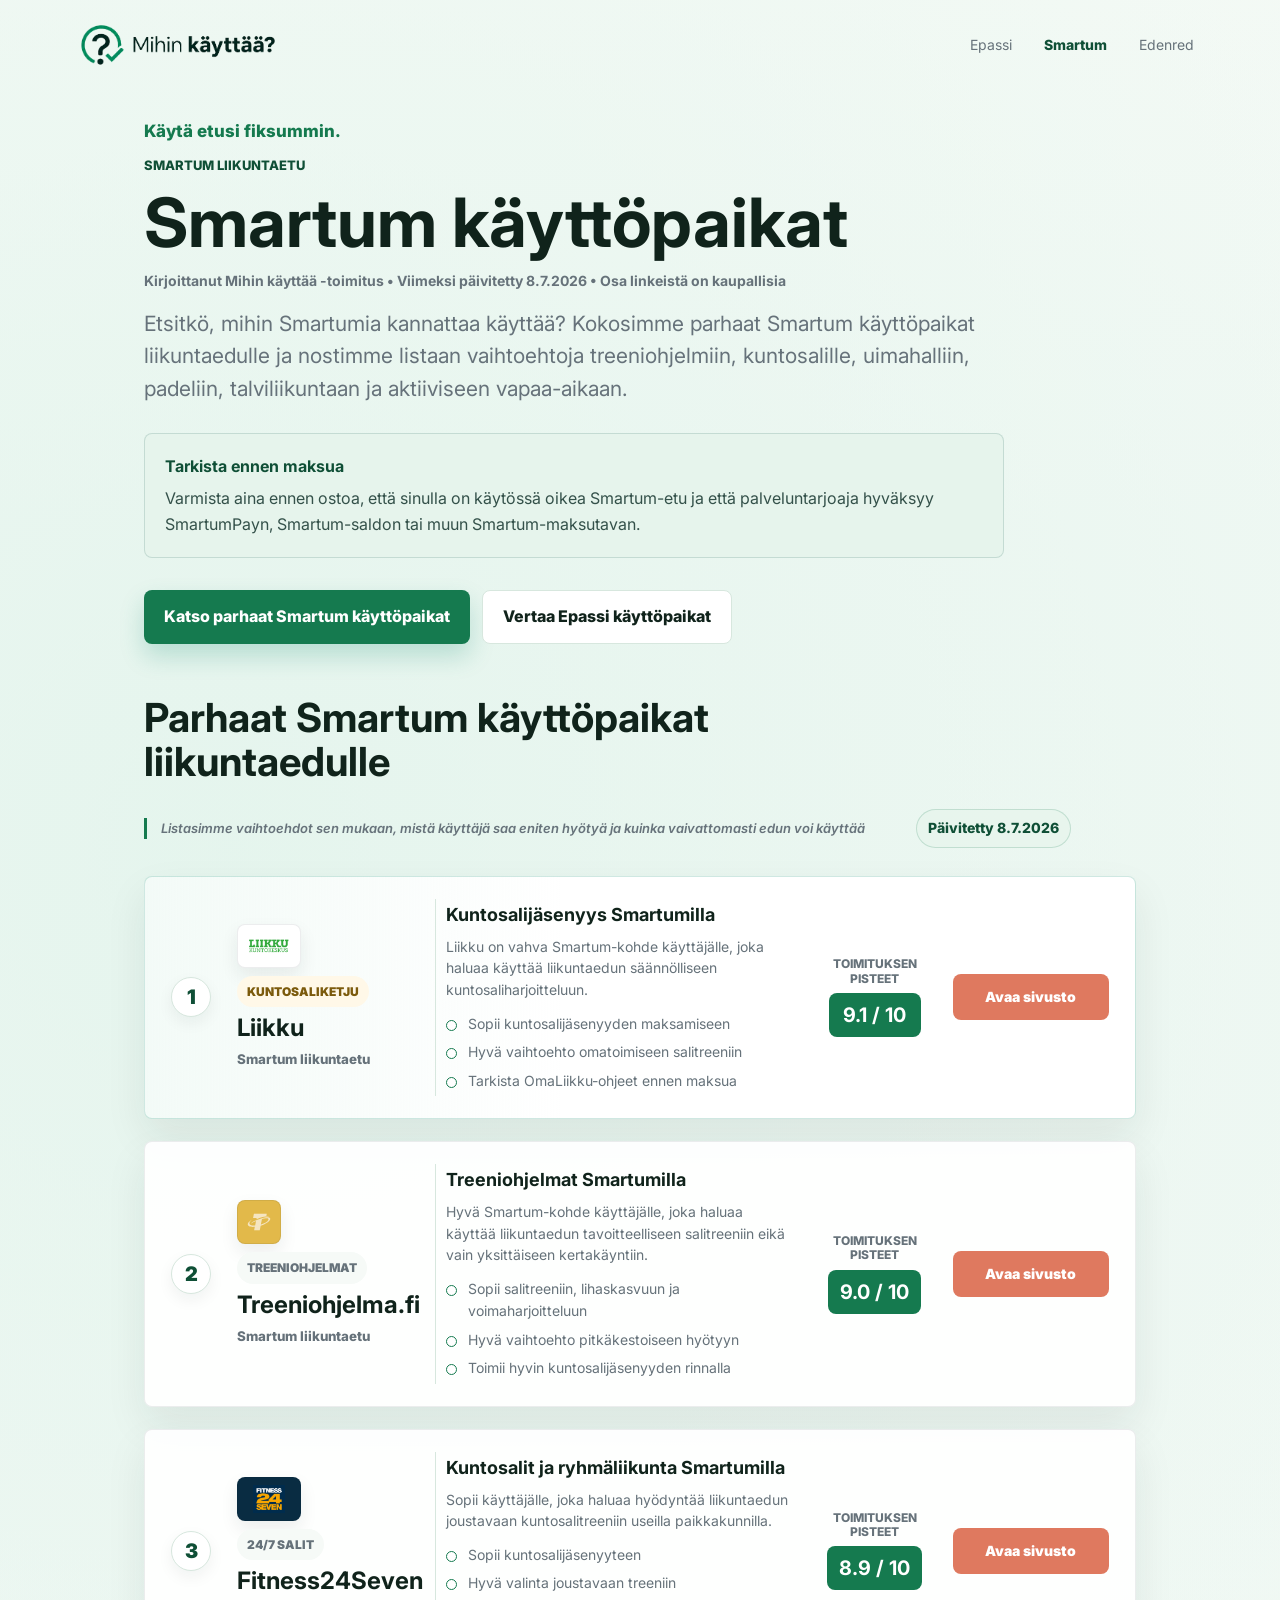
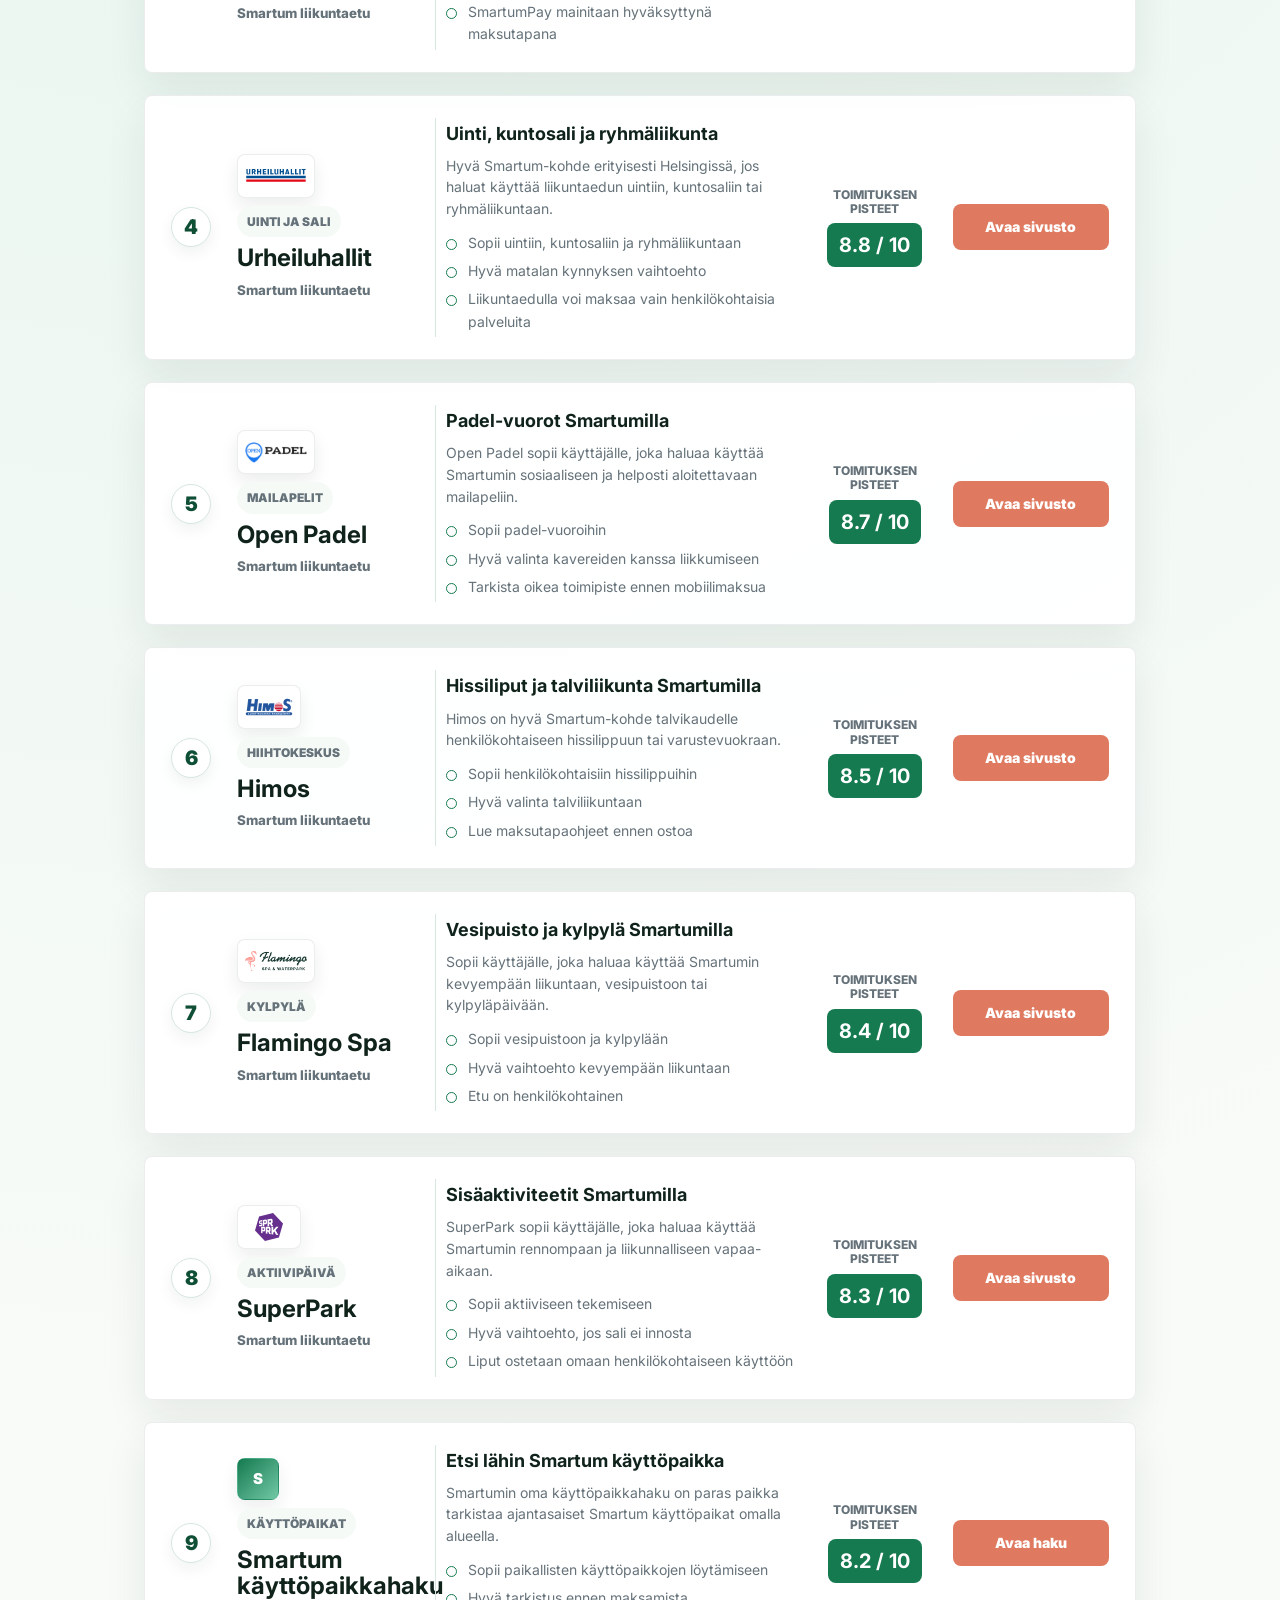
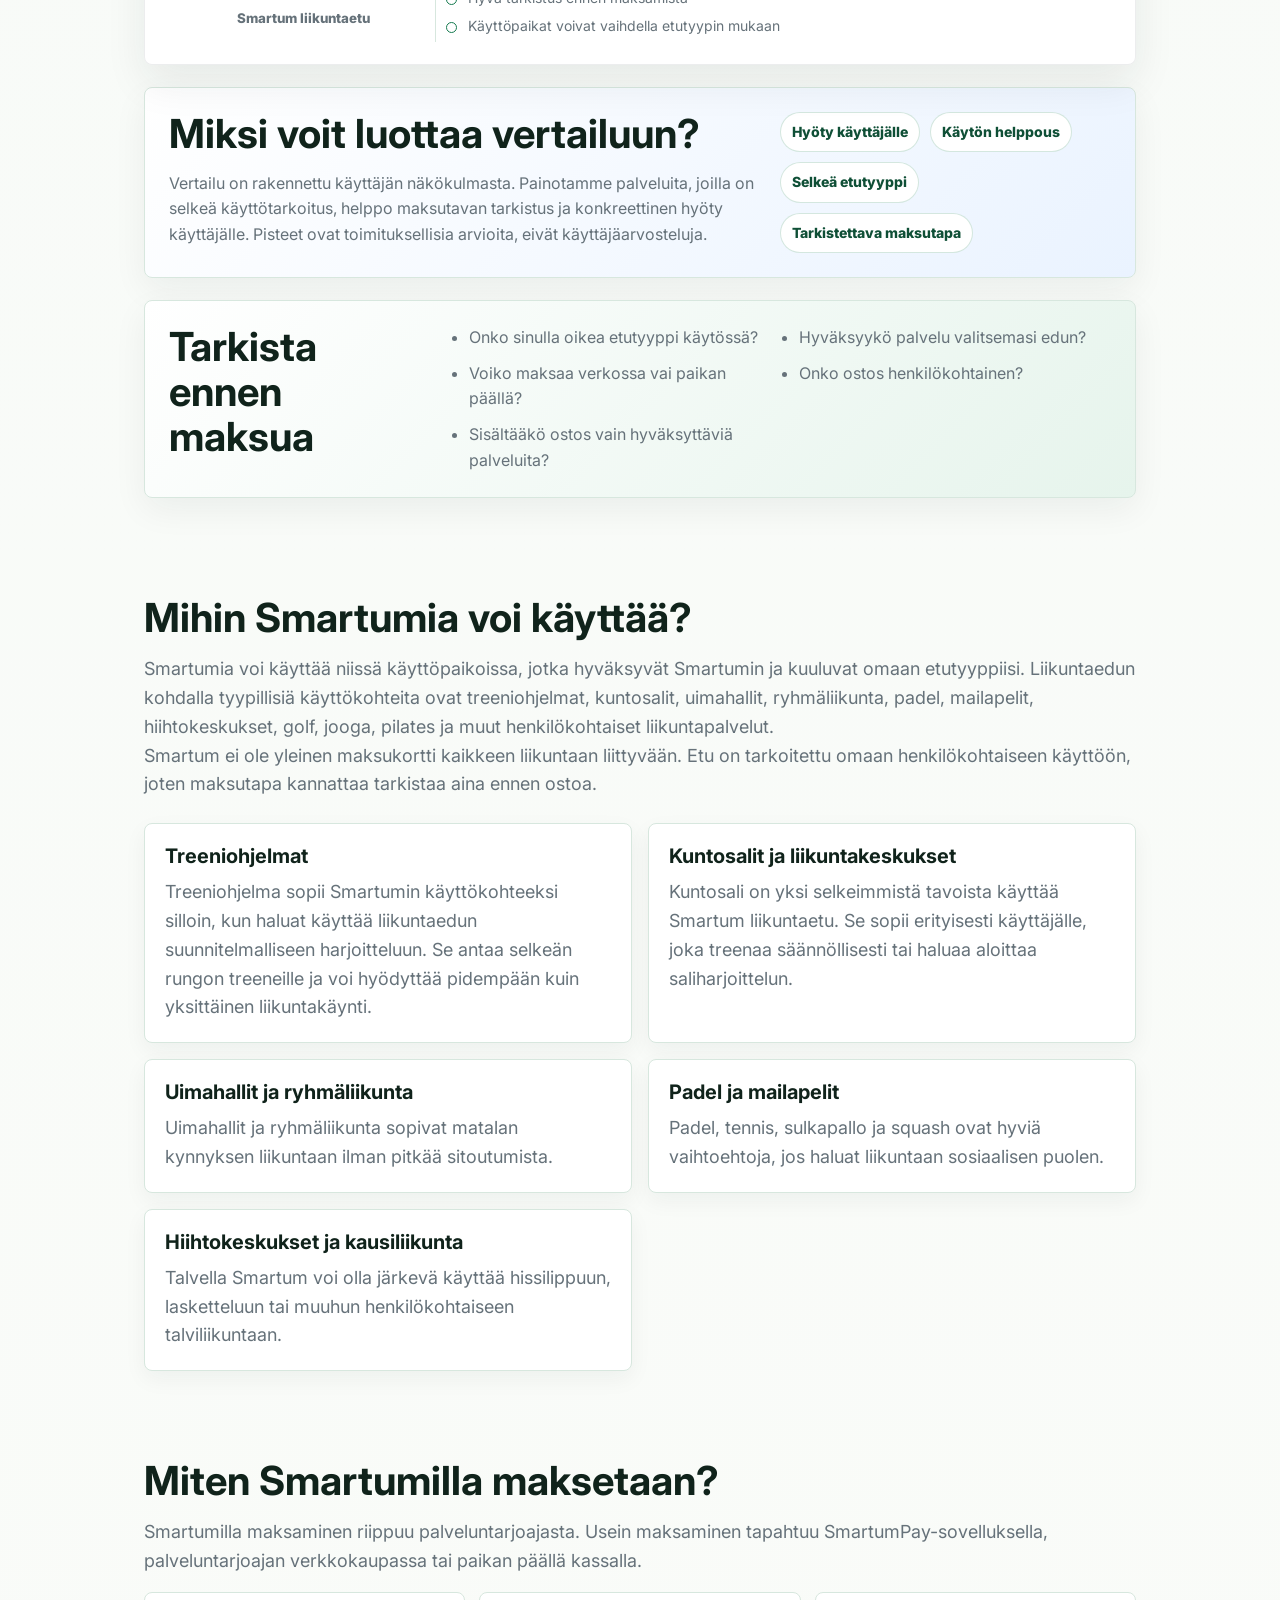
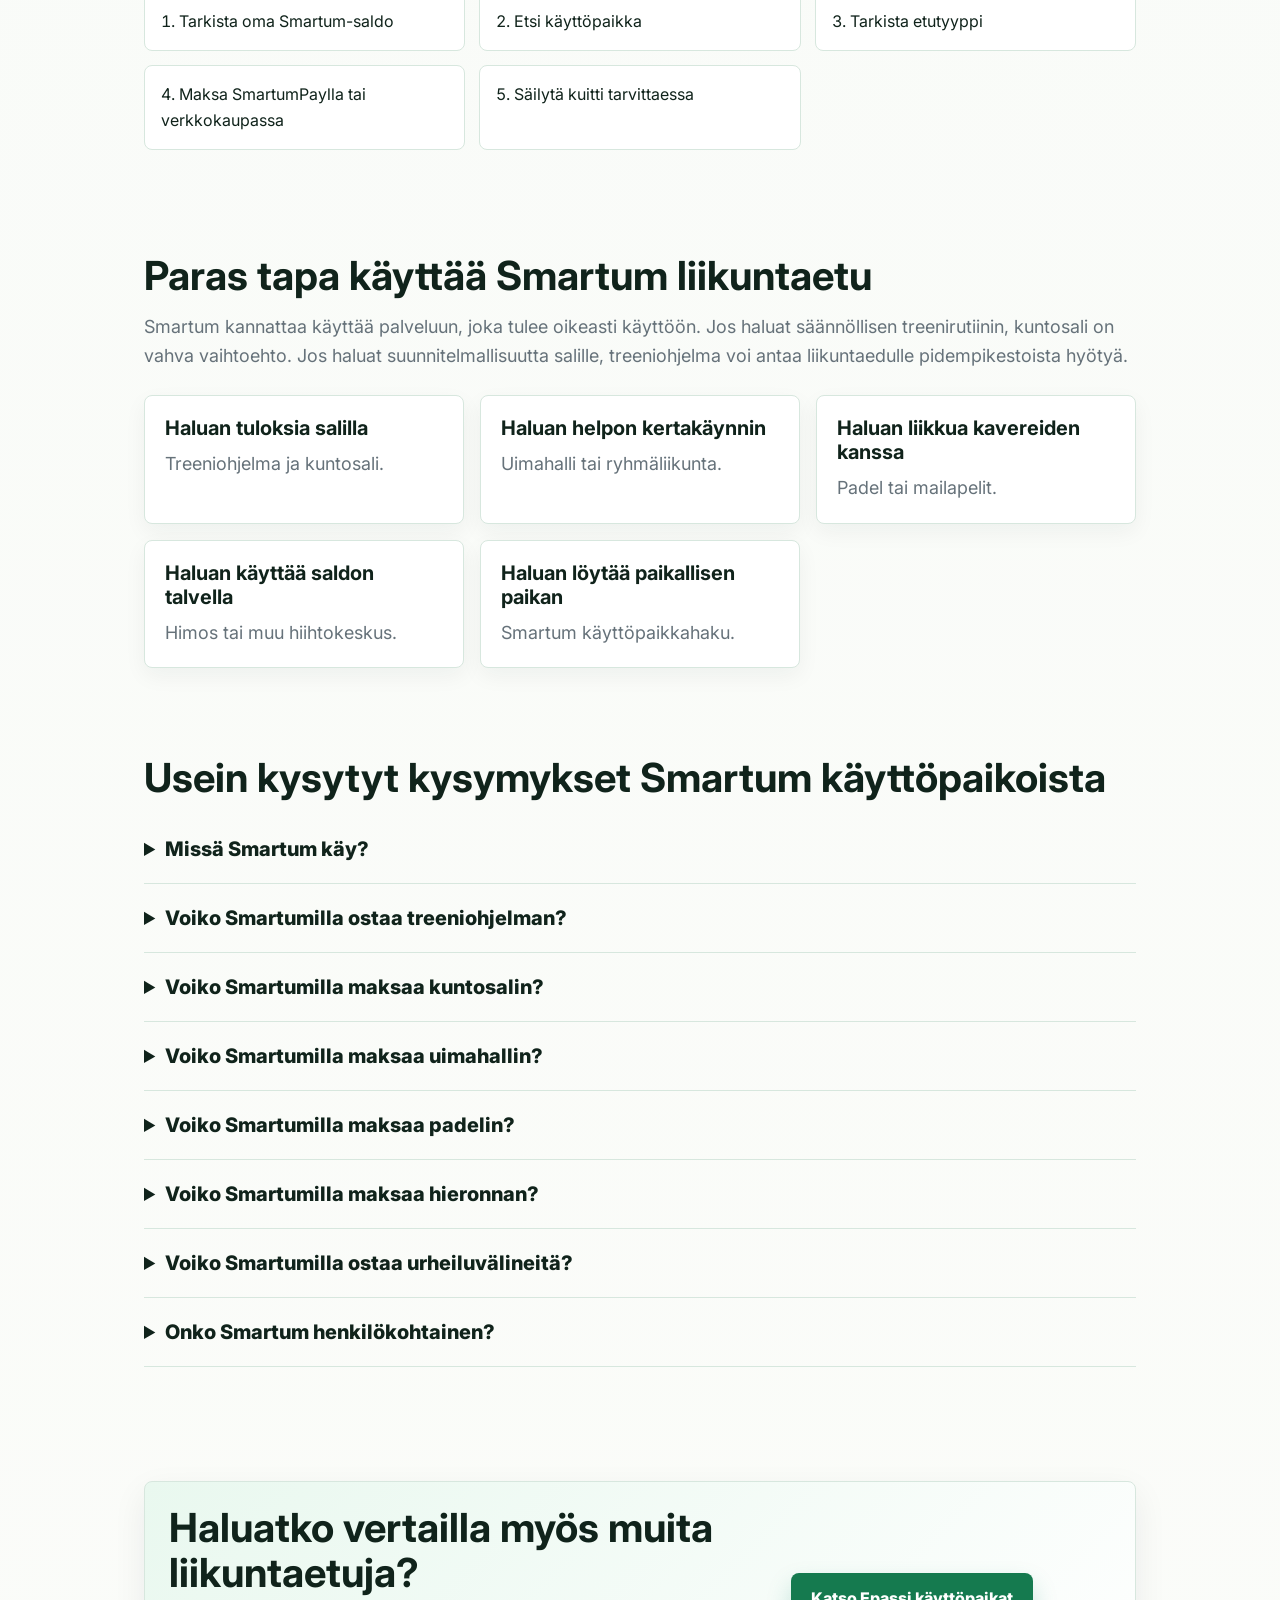
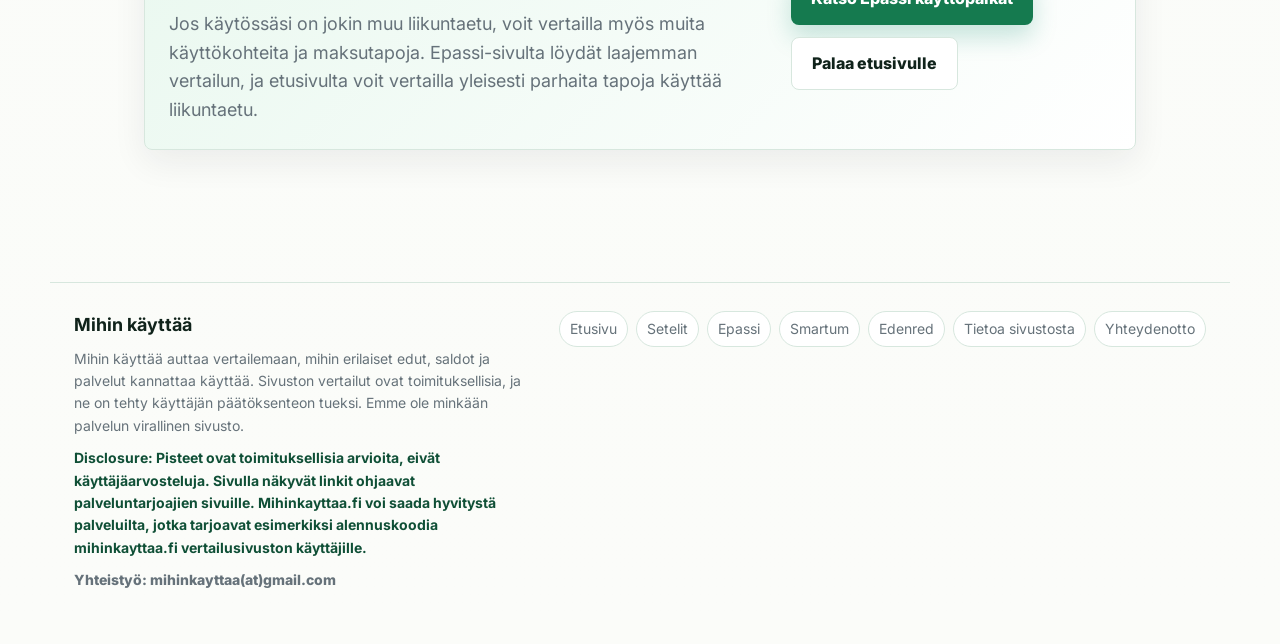
<file: smartum/index.html>
<!doctype html>
<html lang="fi">
  <head>
    <meta charset="utf-8">
    <meta name="viewport" content="width=device-width, initial-scale=1">
    <title>Smartum käyttöpaikat: parhaat liikuntaedun käyttökohteet</title>
    <meta name="description" content="Katso parhaat Smartum käyttöpaikat liikuntaedulle. Vertaa treeniohjelmia, kuntosaleja, uimahalleja, padelia, hiihtokeskuksia ja muita tapoja käyttää Smartum.">
    <link rel="canonical" href="https://mihinkayttaa.fi/smartum/">
    <link rel="stylesheet" href="/styles.css?v=article-meta-20260708">
    <link rel="icon" type="image/png" href="/assets/brand/favicon-512.png">
    <link rel="apple-touch-icon" href="/assets/brand/favicon-512.png">
    <meta property="og:title" content="Smartum käyttöpaikat">
    <meta property="og:description" content="Parhaat Smartum käyttöpaikat liikuntaedulle: treeniohjelmat, kuntosalit, uimahallit, padel ja talviliikunta.">
    <meta property="og:type" content="article">
    <meta property="og:url" content="https://mihinkayttaa.fi/smartum/">
    <meta property="og:image" content="https://mihinkayttaa.fi/assets/brand/paalogo-cropped.png?v=1dbc981">
    <meta name="twitter:card" content="summary_large_image">
    <meta name="twitter:image" content="https://mihinkayttaa.fi/assets/brand/paalogo-cropped.png?v=1dbc981">
    <script type="application/ld+json">
      {
        "@context": "https://schema.org",
        "@type": "ItemList",
        "name": "Smartum käyttöpaikat liikuntaedulle",
        "itemListElement": [
          { "@type": "ListItem", "position": 1, "name": "Liikku", "url": "https://www.liikku.fi/kategoria/liikuntaedut/" },
          { "@type": "ListItem", "position": 2, "name": "Treeniohjelma.fi", "url": "https://treeniohjelma.fi/" },
          { "@type": "ListItem", "position": 3, "name": "Fitness24Seven", "url": "https://fi.fitness24seven.com/jasenyys/liikuntaedut/" },
          { "@type": "ListItem", "position": 4, "name": "Urheiluhallit", "url": "https://www.urheiluhallit.fi/hinnasto/maksuvaihtoehdot/" },
          { "@type": "ListItem", "position": 5, "name": "Open Padel", "url": "https://www.openpadel.fi/liikuntaedut" },
          { "@type": "ListItem", "position": 6, "name": "Himos", "url": "https://himos.fi/liikuntaeduilla-maksaminen/" },
          { "@type": "ListItem", "position": 7, "name": "Flamingo Spa", "url": "https://www.flamingospa.fi/info/usein-kysyttya/" },
          { "@type": "ListItem", "position": 8, "name": "SuperPark", "url": "https://superpark.fi/faq-superpark-vantaa/" },
          { "@type": "ListItem", "position": 9, "name": "Smartum käyttöpaikkahaku", "url": "https://www.smartum.fi/kayttopaikkahaku" }
        ]
      }
    </script>
    <script type="application/ld+json">
      {
        "@context": "https://schema.org",
        "@type": "Article",
        "headline": "Smartum käyttöpaikat: parhaat liikuntaedun käyttökohteet",
        "description": "Kevyt vertailu Smartum liikuntaedun käyttökohteisiin ja maksamiseen.",
        "mainEntityOfPage": "https://mihinkayttaa.fi/smartum/",
        "inLanguage": "fi",
        "datePublished": "2026-07-02",
        "dateModified": "2026-07-08",
        "author": {
          "@type": "Organization",
          "name": "Mihin käyttää -toimitus",
          "url": "https://mihinkayttaa.fi/tietoa/"
        },
        "publisher": { "@type": "Organization", "name": "MihinKayttaa.fi" }
      }
    </script>
    <script type="application/ld+json">
      {
        "@context": "https://schema.org",
        "@type": "FAQPage",
        "mainEntity": [
          { "@type": "Question", "name": "Missä Smartum käy?", "acceptedAnswer": { "@type": "Answer", "text": "Smartum käy käyttöpaikoissa, jotka hyväksyvät Smartumin maksutapana ja kuuluvat käytössä olevaan etutyyppiisi. Ajantasaiset käyttöpaikat kannattaa tarkistaa Smartumin käyttöpaikkahausta." } },
          { "@type": "Question", "name": "Voiko Smartumilla ostaa treeniohjelman?", "acceptedAnswer": { "@type": "Answer", "text": "Kyllä, jos palvelu hyväksyy Smartumin ja tuote kuuluu liikuntaedun piiriin. Treeniohjelma voi olla hyvä valinta, jos haluat käyttää liikuntaedun suunnitelmalliseen harjoitteluun." } },
          { "@type": "Question", "name": "Voiko Smartumilla maksaa kuntosalin?", "acceptedAnswer": { "@type": "Answer", "text": "Kyllä, monet kuntosalit hyväksyvät Smartumin liikuntaedun. Tarkista kuitenkin salin oma maksutapa ja se, voiko maksun tehdä sovelluksella, verkkokaupassa vai paikan päällä." } },
          { "@type": "Question", "name": "Voiko Smartumilla maksaa padelin?", "acceptedAnswer": { "@type": "Answer", "text": "Kyllä, monet padelhallit hyväksyvät Smartumin. Koska liikuntaetu on henkilökohtainen, tarkista hallilta, miten maksu tehdään silloin, kun vuoro jaetaan useamman pelaajan kesken." } }
        ]
      }
    </script>
  </head>
  <body>
    <header class="site-header">
      <a class="brand" href="/" aria-label="MihinKayttaa.fi etusivu">
        <img class="brand-logo" src="/assets/brand/vaaka-logo-cropped.png?v=1dbc981" alt="Mihin käyttää?">
      </a>
      <nav aria-label="Päävalikko">
        <a href="/epassi/">Epassi</a>
        <a aria-current="page" href="/smartum/">Smartum</a>
        <a href="/edenred/">Edenred</a>
      </nav>
    </header>

    <main>
      <article class="article hub-article">
        <header class="article-header hub-header">
          <p class="brand-slogan">Käytä etusi fiksummin.</p>
          <p class="eyebrow">Smartum liikuntaetu</p>
          <h1>Smartum käyttöpaikat</h1>
          <p class="article-meta">Kirjoittanut Mihin käyttää -toimitus • Viimeksi päivitetty 8.7.2026 • Osa linkeistä on kaupallisia</p>
          <p class="lead">Etsitkö, mihin Smartumia kannattaa käyttää? Kokosimme parhaat Smartum käyttöpaikat liikuntaedulle ja nostimme listaan vaihtoehtoja treeniohjelmiin, kuntosalille, uimahalliin, padeliin, talviliikuntaan ja aktiiviseen vapaa-aikaan.</p>
          <div class="answer-box">
            <strong>Tarkista ennen maksua</strong>
            <span>Varmista aina ennen ostoa, että sinulla on käytössä oikea Smartum-etu ja että palveluntarjoaja hyväksyy SmartumPayn, Smartum-saldon tai muun Smartum-maksutavan.</span>
          </div>
          <div class="hero-actions">
            <a class="button primary" href="#smartum-ranking">Katso parhaat Smartum käyttöpaikat</a>
            <a class="button secondary" href="/epassi/">Vertaa Epassi käyttöpaikat</a>
          </div>
        </header>

        <section class="ranking-section hub-ranking" id="smartum-ranking" aria-labelledby="smartum-ranking-title">
          <div class="section-heading stacked-heading">
            <h2 id="smartum-ranking-title">Parhaat Smartum käyttöpaikat liikuntaedulle</h2>
          </div>


          <div class="ranking-trust-row" aria-label="Vertailun perusteet">
            <span>Listasimme vaihtoehdot sen mukaan, mistä käyttäjä saa eniten hyötyä ja kuinka vaivattomasti edun voi käyttää</span>
            <span>Päivitetty 8.7.2026</span>
          </div>

          <ol class="ranked-list">
            <li class="ranked-item featured">
              <div class="rank-number">1</div>
              <div class="rank-brand">
                <span class="rank-icon rank-logo icon-liikku" aria-hidden="true"><img src="/assets/logos/liikku.png" alt=""></span>
                <span class="rank-badge">Kuntosaliketju</span>
                <strong>Liikku</strong>
                <small>Smartum liikuntaetu</small>
              </div>
              <div class="rank-details">
                <h3>Kuntosalijäsenyys Smartumilla</h3>
                <p>Liikku on vahva Smartum-kohde käyttäjälle, joka haluaa käyttää liikuntaedun säännölliseen kuntosaliharjoitteluun.</p>
                <ul>
                  <li>Sopii kuntosalijäsenyyden maksamiseen</li>
                  <li>Hyvä vaihtoehto omatoimiseen salitreeniin</li>
                  <li>Tarkista OmaLiikku-ohjeet ennen maksua</li>
                </ul>
              </div>
              <div class="rank-score" aria-label="Toimituksen pisteet 9.1 / 10">
              <span>Toimituksen pisteet</span>
              <strong>9.1 / 10</strong>
            </div>
              <a class="rank-cta" href="https://www.liikku.fi/kategoria/liikuntaedut/">Avaa sivusto</a>
            </li>

            <li class="ranked-item">
              <div class="rank-number">2</div>
              <div class="rank-brand">
                <span class="rank-icon rank-logo icon-treeniohjelma" aria-hidden="true"><img src="/assets/logos/treeniohjelma.svg" alt=""></span>
                <span class="rank-badge muted">Treeniohjelmat</span>
                <strong>Treeniohjelma.fi</strong>
                <small>Smartum liikuntaetu</small>
              </div>
              <div class="rank-details">
                <h3>Treeniohjelmat Smartumilla</h3>
                <p>Hyvä Smartum-kohde käyttäjälle, joka haluaa käyttää liikuntaedun tavoitteelliseen salitreeniin eikä vain yksittäiseen kertakäyntiin.</p>
                <ul>
                  <li>Sopii salitreeniin, lihaskasvuun ja voimaharjoitteluun</li>
                  <li>Hyvä vaihtoehto pitkäkestoiseen hyötyyn</li>
                  <li>Toimii hyvin kuntosalijäsenyyden rinnalla</li>
                </ul>
              </div>
              <div class="rank-score" aria-label="Toimituksen pisteet 9.0 / 10">
              <span>Toimituksen pisteet</span>
              <strong>9.0 / 10</strong>
            </div>
              <a class="rank-cta" href="https://treeniohjelma.fi/">Avaa sivusto</a>
            </li>

            <li class="ranked-item">
              <div class="rank-number">3</div>
              <div class="rank-brand">
                <span class="rank-icon rank-logo icon-fitness24seven" aria-hidden="true"><img src="/assets/logos/fitness24seven.png" alt=""></span>
                <span class="rank-badge muted">24/7 salit</span>
                <strong>Fitness24Seven</strong>
                <small>Smartum liikuntaetu</small>
              </div>
              <div class="rank-details">
                <h3>Kuntosalit ja ryhmäliikunta Smartumilla</h3>
                <p>Sopii käyttäjälle, joka haluaa hyödyntää liikuntaedun joustavaan kuntosalitreeniin useilla paikkakunnilla.</p>
                <ul>
                  <li>Sopii kuntosalijäsenyyteen</li>
                  <li>Hyvä valinta joustavaan treeniin</li>
                  <li>SmartumPay mainitaan hyväksyttynä maksutapana</li>
                </ul>
              </div>
              <div class="rank-score" aria-label="Toimituksen pisteet 8.9 / 10">
              <span>Toimituksen pisteet</span>
              <strong>8.9 / 10</strong>
            </div>
              <a class="rank-cta" href="https://fi.fitness24seven.com/jasenyys/liikuntaedut/">Avaa sivusto</a>
            </li>

            <li class="ranked-item">
              <div class="rank-number">4</div>
              <div class="rank-brand">
                <span class="rank-icon rank-logo icon-urheiluhallit" aria-hidden="true"><img src="/assets/logos/urheiluhallit.svg" alt=""></span>
                <span class="rank-badge muted">Uinti ja sali</span>
                <strong>Urheiluhallit</strong>
                <small>Smartum liikuntaetu</small>
              </div>
              <div class="rank-details">
                <h3>Uinti, kuntosali ja ryhmäliikunta</h3>
                <p>Hyvä Smartum-kohde erityisesti Helsingissä, jos haluat käyttää liikuntaedun uintiin, kuntosaliin tai ryhmäliikuntaan.</p>
                <ul>
                  <li>Sopii uintiin, kuntosaliin ja ryhmäliikuntaan</li>
                  <li>Hyvä matalan kynnyksen vaihtoehto</li>
                  <li>Liikuntaedulla voi maksaa vain henkilökohtaisia palveluita</li>
                </ul>
              </div>
              <div class="rank-score" aria-label="Toimituksen pisteet 8.8 / 10">
              <span>Toimituksen pisteet</span>
              <strong>8.8 / 10</strong>
            </div>
              <a class="rank-cta" href="https://www.urheiluhallit.fi/hinnasto/maksuvaihtoehdot/">Avaa sivusto</a>
            </li>

            <li class="ranked-item">
              <div class="rank-number">5</div>
              <div class="rank-brand">
                <span class="rank-icon rank-logo icon-open-padel" aria-hidden="true"><img src="/assets/logos/open-padel.webp" alt=""></span>
                <span class="rank-badge muted">Mailapelit</span>
                <strong>Open Padel</strong>
                <small>Smartum liikuntaetu</small>
              </div>
              <div class="rank-details">
                <h3>Padel-vuorot Smartumilla</h3>
                <p>Open Padel sopii käyttäjälle, joka haluaa käyttää Smartumin sosiaaliseen ja helposti aloitettavaan mailapeliin.</p>
                <ul>
                  <li>Sopii padel-vuoroihin</li>
                  <li>Hyvä valinta kavereiden kanssa liikkumiseen</li>
                  <li>Tarkista oikea toimipiste ennen mobiilimaksua</li>
                </ul>
              </div>
              <div class="rank-score" aria-label="Toimituksen pisteet 8.7 / 10">
              <span>Toimituksen pisteet</span>
              <strong>8.7 / 10</strong>
            </div>
              <a class="rank-cta" href="https://www.openpadel.fi/liikuntaedut">Avaa sivusto</a>
            </li>

            <li class="ranked-item">
              <div class="rank-number">6</div>
              <div class="rank-brand">
                <span class="rank-icon rank-logo icon-himos" aria-hidden="true"><img src="/assets/logos/himos.svg" alt=""></span>
                <span class="rank-badge muted">Hiihtokeskus</span>
                <strong>Himos</strong>
                <small>Smartum liikuntaetu</small>
              </div>
              <div class="rank-details">
                <h3>Hissiliput ja talviliikunta Smartumilla</h3>
                <p>Himos on hyvä Smartum-kohde talvikaudelle henkilökohtaiseen hissilippuun tai varustevuokraan.</p>
                <ul>
                  <li>Sopii henkilökohtaisiin hissilippuihin</li>
                  <li>Hyvä valinta talviliikuntaan</li>
                  <li>Lue maksutapaohjeet ennen ostoa</li>
                </ul>
              </div>
              <div class="rank-score" aria-label="Toimituksen pisteet 8.5 / 10">
              <span>Toimituksen pisteet</span>
              <strong>8.5 / 10</strong>
            </div>
              <a class="rank-cta" href="https://himos.fi/liikuntaeduilla-maksaminen/">Avaa sivusto</a>
            </li>

            <li class="ranked-item">
              <div class="rank-number">7</div>
              <div class="rank-brand">
                <span class="rank-icon rank-logo icon-flamingo" aria-hidden="true"><img src="/assets/logos/flamingo-spa.png" alt=""></span>
                <span class="rank-badge muted">Kylpylä</span>
                <strong>Flamingo Spa</strong>
                <small>Smartum liikuntaetu</small>
              </div>
              <div class="rank-details">
                <h3>Vesipuisto ja kylpylä Smartumilla</h3>
                <p>Sopii käyttäjälle, joka haluaa käyttää Smartumin kevyempään liikuntaan, vesipuistoon tai kylpyläpäivään.</p>
                <ul>
                  <li>Sopii vesipuistoon ja kylpylään</li>
                  <li>Hyvä vaihtoehto kevyempään liikuntaan</li>
                  <li>Etu on henkilökohtainen</li>
                </ul>
              </div>
              <div class="rank-score" aria-label="Toimituksen pisteet 8.4 / 10">
              <span>Toimituksen pisteet</span>
              <strong>8.4 / 10</strong>
            </div>
              <a class="rank-cta" href="https://www.flamingospa.fi/info/usein-kysyttya/">Avaa sivusto</a>
            </li>

            <li class="ranked-item">
              <div class="rank-number">8</div>
              <div class="rank-brand">
                <span class="rank-icon rank-logo icon-superpark" aria-hidden="true"><img src="/assets/logos/superpark.svg" alt=""></span>
                <span class="rank-badge muted">Aktiivipäivä</span>
                <strong>SuperPark</strong>
                <small>Smartum liikuntaetu</small>
              </div>
              <div class="rank-details">
                <h3>Sisäaktiviteetit Smartumilla</h3>
                <p>SuperPark sopii käyttäjälle, joka haluaa käyttää Smartumin rennompaan ja liikunnalliseen vapaa-aikaan.</p>
                <ul>
                  <li>Sopii aktiiviseen tekemiseen</li>
                  <li>Hyvä vaihtoehto, jos sali ei innosta</li>
                  <li>Liput ostetaan omaan henkilökohtaiseen käyttöön</li>
                </ul>
              </div>
              <div class="rank-score" aria-label="Toimituksen pisteet 8.3 / 10">
              <span>Toimituksen pisteet</span>
              <strong>8.3 / 10</strong>
            </div>
              <a class="rank-cta" href="https://superpark.fi/faq-superpark-vantaa/">Avaa sivusto</a>
            </li>

            <li class="ranked-item">
              <div class="rank-number">9</div>
              <div class="rank-brand">
                <span class="rank-icon" aria-hidden="true">S</span>
                <span class="rank-badge muted">Käyttöpaikat</span>
                <strong>Smartum käyttöpaikkahaku</strong>
                <small>Smartum liikuntaetu</small>
              </div>
              <div class="rank-details">
                <h3>Etsi lähin Smartum käyttöpaikka</h3>
                <p>Smartumin oma käyttöpaikkahaku on paras paikka tarkistaa ajantasaiset Smartum käyttöpaikat omalla alueella.</p>
                <ul>
                  <li>Sopii paikallisten käyttöpaikkojen löytämiseen</li>
                  <li>Hyvä tarkistus ennen maksamista</li>
                  <li>Käyttöpaikat voivat vaihdella etutyypin mukaan</li>
                </ul>
              </div>
              <div class="rank-score" aria-label="Toimituksen pisteet 8.2 / 10">
              <span>Toimituksen pisteet</span>
              <strong>8.2 / 10</strong>
            </div>
              <a class="rank-cta" href="https://www.smartum.fi/kayttopaikkahaku">Avaa haku</a>
            </li>
          </ol>

          <div class="editorial-trust-card" aria-labelledby="trust-title">
            <div>
              <h2 id="trust-title">Miksi voit luottaa vertailuun?</h2>
              <p>Vertailu on rakennettu käyttäjän näkökulmasta. Painotamme palveluita, joilla on selkeä käyttötarkoitus, helppo maksutavan tarkistus ja konkreettinen hyöty käyttäjälle. Pisteet ovat toimituksellisia arvioita, eivät käyttäjäarvosteluja.</p>
            </div>
            <div class="trust-badges" aria-label="Vertailun painotukset">
              <span>Hyöty käyttäjälle</span>
              <span>Käytön helppous</span>
              <span>Selkeä etutyyppi</span>
              <span>Tarkistettava maksutapa</span>
            </div>
          </div>

          <div class="prepay-check-card" aria-labelledby="prepay-title">
            <div>
              <h2 id="prepay-title">Tarkista ennen maksua</h2>
            </div>
            <ul>
              <li>Onko sinulla oikea etutyyppi käytössä?</li>
              <li>Hyväksyykö palvelu valitsemasi edun?</li>
              <li>Voiko maksaa verkossa vai paikan päällä?</li>
              <li>Onko ostos henkilökohtainen?</li>
              <li>Sisältääkö ostos vain hyväksyttäviä palveluita?</li>
            </ul>
          </div>
        </section>

        <section class="content-section hub-section">
          <h2>Mihin Smartumia voi käyttää?</h2>
          <p>Smartumia voi käyttää niissä käyttöpaikoissa, jotka hyväksyvät Smartumin ja kuuluvat omaan etutyyppiisi. Liikuntaedun kohdalla tyypillisiä käyttökohteita ovat treeniohjelmat, kuntosalit, uimahallit, ryhmäliikunta, padel, mailapelit, hiihtokeskukset, golf, jooga, pilates ja muut henkilökohtaiset liikuntapalvelut.</p>
          <p>Smartum ei ole yleinen maksukortti kaikkeen liikuntaan liittyvään. Etu on tarkoitettu omaan henkilökohtaiseen käyttöön, joten maksutapa kannattaa tarkistaa aina ennen ostoa.</p>
          <div class="two-col-cards">
            <div><h3>Treeniohjelmat</h3><p>Treeniohjelma sopii Smartumin käyttökohteeksi silloin, kun haluat käyttää liikuntaedun suunnitelmalliseen harjoitteluun. Se antaa selkeän rungon treeneille ja voi hyödyttää pidempään kuin yksittäinen liikuntakäynti.</p></div>
            <div><h3>Kuntosalit ja liikuntakeskukset</h3><p>Kuntosali on yksi selkeimmistä tavoista käyttää Smartum liikuntaetu. Se sopii erityisesti käyttäjälle, joka treenaa säännöllisesti tai haluaa aloittaa saliharjoittelun.</p></div>
            <div><h3>Uimahallit ja ryhmäliikunta</h3><p>Uimahallit ja ryhmäliikunta sopivat matalan kynnyksen liikuntaan ilman pitkää sitoutumista.</p></div>
            <div><h3>Padel ja mailapelit</h3><p>Padel, tennis, sulkapallo ja squash ovat hyviä vaihtoehtoja, jos haluat liikuntaan sosiaalisen puolen.</p></div>
            <div><h3>Hiihtokeskukset ja kausiliikunta</h3><p>Talvella Smartum voi olla järkevä käyttää hissilippuun, lasketteluun tai muuhun henkilökohtaiseen talviliikuntaan.</p></div>
          </div>
        </section>

        <section class="content-section hub-section">
          <h2>Miten Smartumilla maksetaan?</h2>
          <p>Smartumilla maksaminen riippuu palveluntarjoajasta. Usein maksaminen tapahtuu SmartumPay-sovelluksella, palveluntarjoajan verkkokaupassa tai paikan päällä kassalla.</p>
          <ol class="stepper-list">
            <li>Tarkista oma Smartum-saldo</li>
            <li>Etsi käyttöpaikka</li>
            <li>Tarkista etutyyppi</li>
            <li>Maksa SmartumPaylla tai verkkokaupassa</li>
            <li>Säilytä kuitti tarvittaessa</li>
          </ol>
        </section>

        <section class="content-section hub-section">
          <h2>Paras tapa käyttää Smartum liikuntaetu</h2>
          <p>Smartum kannattaa käyttää palveluun, joka tulee oikeasti käyttöön. Jos haluat säännöllisen treenirutiinin, kuntosali on vahva vaihtoehto. Jos haluat suunnitelmallisuutta salille, treeniohjelma voi antaa liikuntaedulle pidempikestoista hyötyä.</p>
          <div class="choice-grid">
            <div><h3>Haluan tuloksia salilla</h3><p>Treeniohjelma ja kuntosali.</p></div>
            <div><h3>Haluan helpon kertakäynnin</h3><p>Uimahalli tai ryhmäliikunta.</p></div>
            <div><h3>Haluan liikkua kavereiden kanssa</h3><p>Padel tai mailapelit.</p></div>
            <div><h3>Haluan käyttää saldon talvella</h3><p>Himos tai muu hiihtokeskus.</p></div>
            <div><h3>Haluan löytää paikallisen paikan</h3><p>Smartum käyttöpaikkahaku.</p></div>
          </div>
        </section>

        <section class="content-section hub-section">
          <h2>Usein kysytyt kysymykset Smartum käyttöpaikoista</h2>
          <details><summary>Missä Smartum käy?</summary><p>Smartum käy käyttöpaikoissa, jotka hyväksyvät Smartumin maksutapana ja kuuluvat käytössä olevaan etutyyppiisi. Ajantasaiset käyttöpaikat kannattaa tarkistaa Smartumin käyttöpaikkahausta.</p></details>
          <details><summary>Voiko Smartumilla ostaa treeniohjelman?</summary><p>Kyllä, jos palvelu hyväksyy Smartumin ja tuote kuuluu liikuntaedun piiriin. Treeniohjelma voi olla hyvä valinta, jos haluat käyttää liikuntaedun suunnitelmalliseen harjoitteluun.</p></details>
          <details><summary>Voiko Smartumilla maksaa kuntosalin?</summary><p>Kyllä, monet kuntosalit hyväksyvät Smartumin liikuntaedun. Tarkista kuitenkin salin oma maksutapa ja se, voiko maksun tehdä sovelluksella, verkkokaupassa vai paikan päällä.</p></details>
          <details><summary>Voiko Smartumilla maksaa uimahallin?</summary><p>Useissa uimahalleissa Smartum käy liikuntaetuna. Käyttö voi koskea esimerkiksi kertakäyntejä, sarjakortteja tai kausikortteja.</p></details>
          <details><summary>Voiko Smartumilla maksaa padelin?</summary><p>Kyllä, monet padelhallit hyväksyvät Smartumin. Koska liikuntaetu on henkilökohtainen, tarkista hallilta, miten maksu tehdään silloin, kun vuoro jaetaan useamman pelaajan kesken.</p></details>
          <details><summary>Voiko Smartumilla maksaa hieronnan?</summary><p>Ei yleensä liikuntaedulla. Hierontaan tarvitaan erillinen hieronta-, hyvinvointi- tai terveysetu, jos työnantaja on sellaisen tarjonnut.</p></details>
          <details><summary>Voiko Smartumilla ostaa urheiluvälineitä?</summary><p>Yleensä ei. Liikuntaetu on tarkoitettu liikuntapalveluihin, ei vaatteisiin, kenkiin, lisäravinteisiin tai urheiluvälineisiin.</p></details>
          <details><summary>Onko Smartum henkilökohtainen?</summary><p>Kyllä. Smartum työsuhde-edut ovat henkilökohtaisia, eikä niillä yleensä voi maksaa toisen henkilön ostoksia.</p></details>
        </section>

        <section class="content-section hub-section">
          <div class="cta-panel">
            <div>
              <h2>Haluatko vertailla myös muita liikuntaetuja?</h2>
              <p>Jos käytössäsi on jokin muu liikuntaetu, voit vertailla myös muita käyttökohteita ja maksutapoja. Epassi-sivulta löydät laajemman vertailun, ja etusivulta voit vertailla yleisesti parhaita tapoja käyttää liikuntaetu.</p>
            </div>
            <div class="hero-actions">
              <a class="button primary" href="/epassi/">Katso Epassi käyttöpaikat</a>
              <a class="button secondary" href="/">Palaa etusivulle</a>
            </div>
          </div>
        </section>
      </article>
    </main>

    <footer class="site-footer">
      <div>
        <strong>Mihin käyttää</strong>
        <p>Mihin käyttää auttaa vertailemaan, mihin erilaiset edut, saldot ja palvelut kannattaa käyttää. Sivuston vertailut ovat toimituksellisia, ja ne on tehty käyttäjän päätöksenteon tueksi. Emme ole minkään palvelun virallinen sivusto.</p>
        <p class="commercial-disclosure">Disclosure: Pisteet ovat toimituksellisia arvioita, eivät käyttäjäarvosteluja. Sivulla näkyvät linkit ohjaavat palveluntarjoajien sivuille. Mihinkayttaa.fi voi saada hyvitystä palveluilta, jotka tarjoavat esimerkiksi alennuskoodia mihinkayttaa.fi vertailusivuston käyttäjille.</p>
        <p class="footer-contact">Yhteistyö: mihinkayttaa(at)gmail.com</p>
      </div>
      <nav class="footer-links" aria-label="Footer linkit">
        <a href="/">Etusivu</a>
        <a href="/liikunta-ja-kulttuuriseteli/">Setelit</a>
        <a href="/epassi/">Epassi</a>
        <a href="/smartum/">Smartum</a>
        <a href="/edenred/">Edenred</a>
        <a href="/tietoa/">Tietoa sivustosta</a>
        <a href="/tietoa/#yhteydenotto">Yhteydenotto</a>
      </nav>
    </footer>
  </body>
</html>
</file>
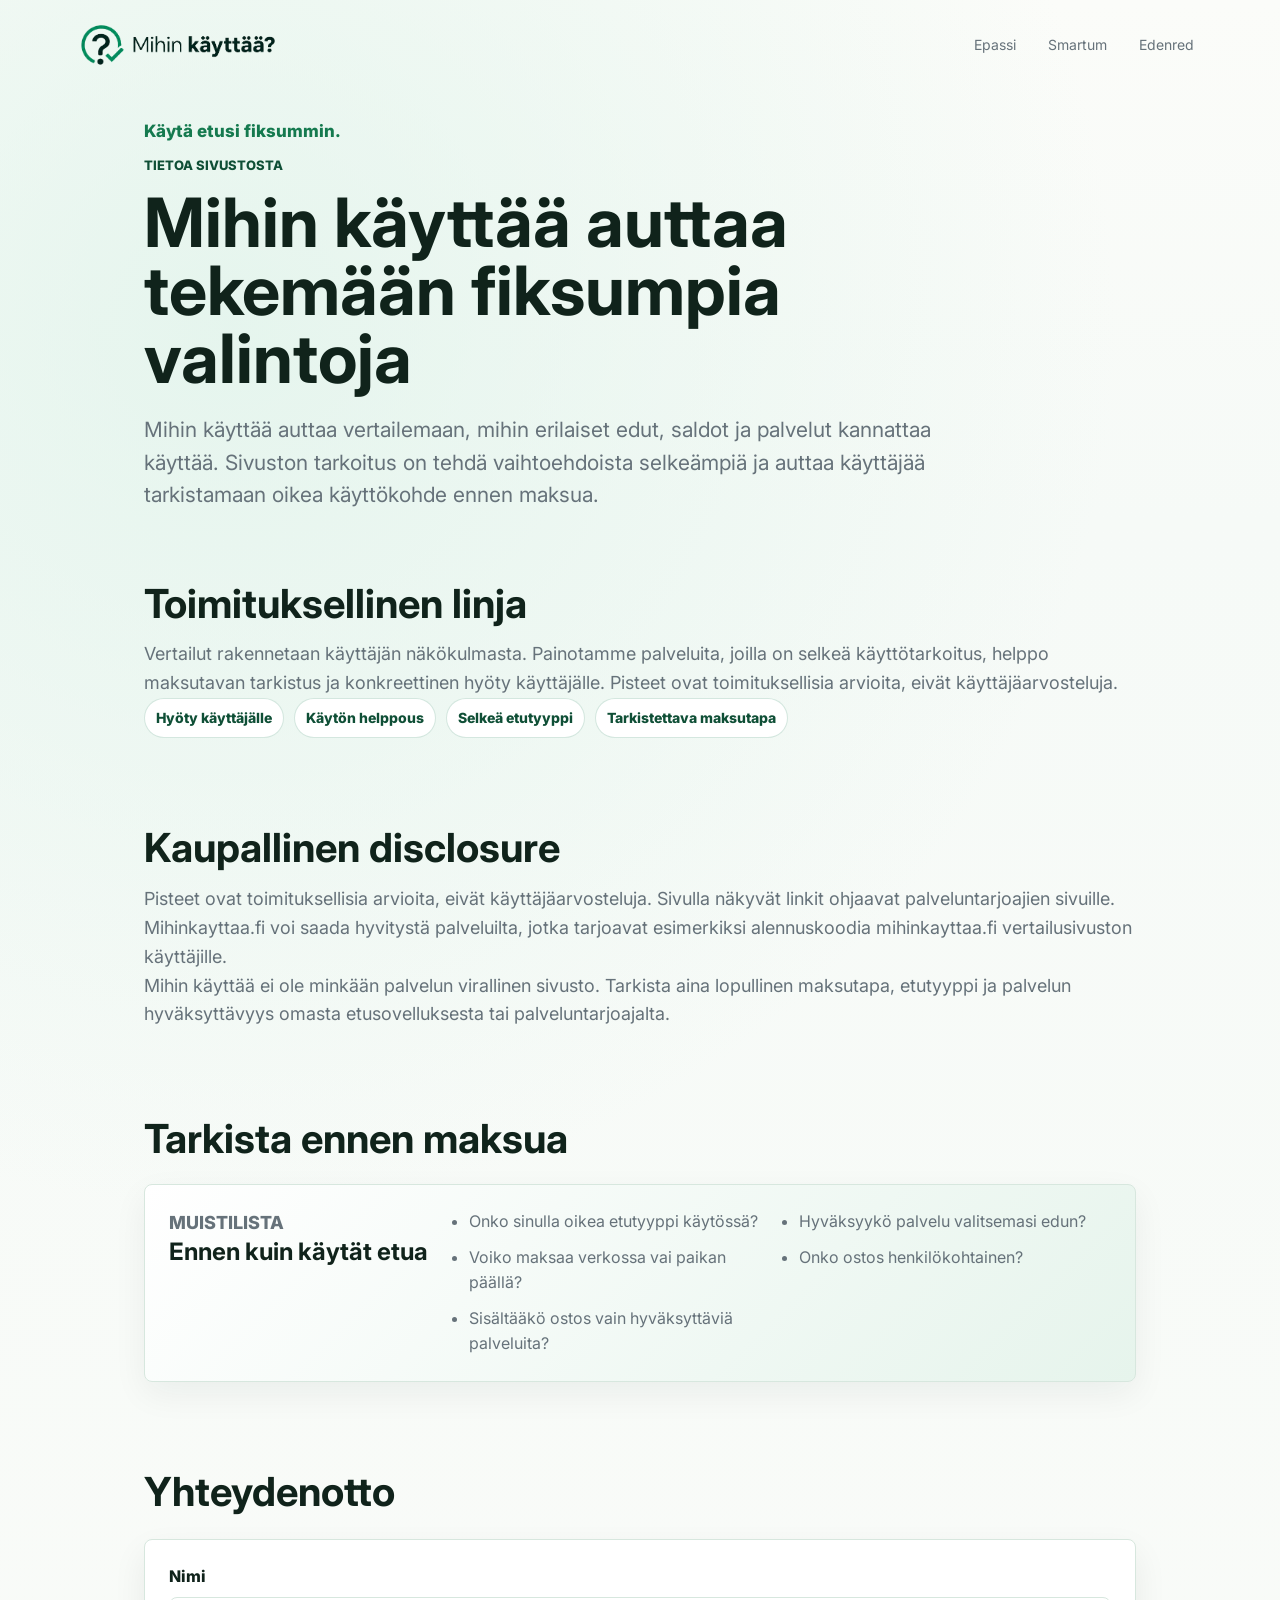
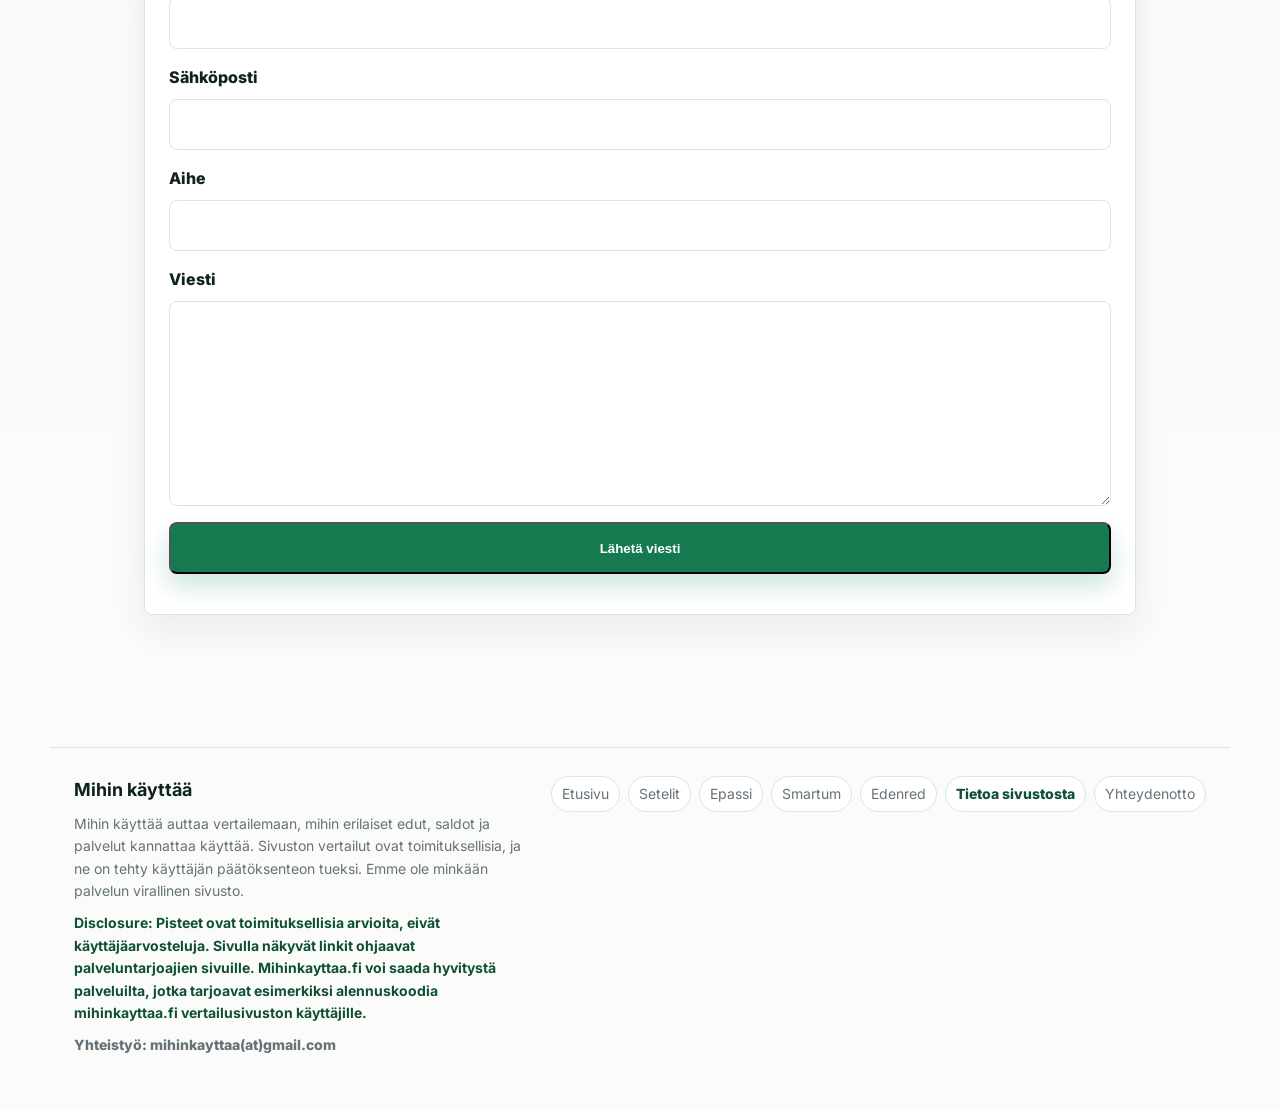
<file: tietoa/index.html>
<!doctype html>
<html lang="fi">
  <head>
    <meta charset="utf-8">
    <meta name="viewport" content="width=device-width, initial-scale=1">
    <title>Tietoa sivustosta | Mihin käyttää</title>
    <meta name="description" content="Tietoa Mihin käyttää -sivustosta, toimituksellisesta linjasta ja siitä, miten vertailut rakennetaan käyttäjän päätöksenteon tueksi.">
    <link rel="canonical" href="https://mihinkayttaa.fi/tietoa/">
    <link rel="stylesheet" href="/styles.css?v=article-meta-20260708">
    <link rel="icon" type="image/png" href="/assets/brand/favicon-512.png">
    <link rel="apple-touch-icon" href="/assets/brand/favicon-512.png">
    <meta property="og:title" content="Tietoa Mihin käyttää -sivustosta">
    <meta property="og:description" content="Mihin käyttää auttaa vertailemaan henkilöstöetujen ja saldojen järkeviä käyttökohteita.">
    <meta property="og:type" content="article">
    <meta property="og:url" content="https://mihinkayttaa.fi/tietoa/">
    <meta property="og:image" content="https://mihinkayttaa.fi/assets/brand/paalogo-cropped.png?v=1dbc981">
    <meta name="twitter:card" content="summary_large_image">
    <meta name="twitter:image" content="https://mihinkayttaa.fi/assets/brand/paalogo-cropped.png?v=1dbc981">
  </head>
  <body>
    <header class="site-header">
      <a class="brand" href="/" aria-label="MihinKayttaa.fi etusivu">
        <img class="brand-logo" src="/assets/brand/vaaka-logo-cropped.png?v=1dbc981" alt="Mihin käyttää?">
      </a>
      <nav aria-label="Päävalikko">
        <a href="/epassi/">Epassi</a>
        <a href="/smartum/">Smartum</a>
        <a href="/edenred/">Edenred</a>
      </nav>
    </header>

    <main>
      <article class="article hub-article">
        <header class="article-header hub-header">
          <p class="brand-slogan">Käytä etusi fiksummin.</p>
          <p class="eyebrow">Tietoa sivustosta</p>
          <h1>Mihin käyttää auttaa tekemään fiksumpia valintoja</h1>
          <p class="lead">Mihin käyttää auttaa vertailemaan, mihin erilaiset edut, saldot ja palvelut kannattaa käyttää. Sivuston tarkoitus on tehdä vaihtoehdoista selkeämpiä ja auttaa käyttäjää tarkistamaan oikea käyttökohde ennen maksua.</p>
        </header>

        <section class="content-section hub-section">
          <h2>Toimituksellinen linja</h2>
          <p>Vertailut rakennetaan käyttäjän näkökulmasta. Painotamme palveluita, joilla on selkeä käyttötarkoitus, helppo maksutavan tarkistus ja konkreettinen hyöty käyttäjälle. Pisteet ovat toimituksellisia arvioita, eivät käyttäjäarvosteluja.</p>
          <div class="trust-badges">
            <span>Hyöty käyttäjälle</span>
            <span>Käytön helppous</span>
            <span>Selkeä etutyyppi</span>
            <span>Tarkistettava maksutapa</span>
          </div>
        </section>

        <section class="content-section hub-section">
          <h2>Kaupallinen disclosure</h2>
          <p>Pisteet ovat toimituksellisia arvioita, eivät käyttäjäarvosteluja. Sivulla näkyvät linkit ohjaavat palveluntarjoajien sivuille. Mihinkayttaa.fi voi saada hyvitystä palveluilta, jotka tarjoavat esimerkiksi alennuskoodia mihinkayttaa.fi vertailusivuston käyttäjille.</p>
          <p>Mihin käyttää ei ole minkään palvelun virallinen sivusto. Tarkista aina lopullinen maksutapa, etutyyppi ja palvelun hyväksyttävyys omasta etusovelluksesta tai palveluntarjoajalta.</p>
        </section>

        <section class="content-section hub-section">
          <h2>Tarkista ennen maksua</h2>
          <div class="prepay-check-card">
            <div>
              <p class="eyebrow">Muistilista</p>
              <h3>Ennen kuin käytät etua</h3>
            </div>
            <ul>
              <li>Onko sinulla oikea etutyyppi käytössä?</li>
              <li>Hyväksyykö palvelu valitsemasi edun?</li>
              <li>Voiko maksaa verkossa vai paikan päällä?</li>
              <li>Onko ostos henkilökohtainen?</li>
              <li>Sisältääkö ostos vain hyväksyttäviä palveluita?</li>
            </ul>
          </div>
        </section>

        <section class="content-section hub-section contact-section" id="yhteydenotto">
          <div class="section-heading stacked-heading">
            <h2>Yhteydenotto</h2>
          </div>

          <form class="contact-form" action="/api/contact" method="post">
            <div class="form-row">
              <label for="contact-name">Nimi</label>
              <input id="contact-name" name="name" type="text" autocomplete="name" maxlength="120" required>
            </div>
            <div class="form-row">
              <label for="contact-email">Sähköposti</label>
              <input id="contact-email" name="email" type="email" autocomplete="email" maxlength="160" required>
            </div>
            <div class="form-row">
              <label for="contact-subject">Aihe</label>
              <input id="contact-subject" name="subject" type="text" maxlength="160" required>
            </div>
            <div class="form-row">
              <label for="contact-message">Viesti</label>
              <textarea id="contact-message" name="message" rows="7" maxlength="3000" required></textarea>
            </div>
            <div class="form-row contact-trap" aria-hidden="true">
              <label for="contact-website">Verkkosivu</label>
              <input id="contact-website" name="website" type="text" tabindex="-1" autocomplete="off">
            </div>
            <button class="button primary" type="submit">Lähetä viesti</button>
            <p class="form-status" role="status" aria-live="polite"></p>
          </form>
        </section>
      </article>
    </main>

    <footer class="site-footer">
      <div>
        <strong>Mihin käyttää</strong>
        <p>Mihin käyttää auttaa vertailemaan, mihin erilaiset edut, saldot ja palvelut kannattaa käyttää. Sivuston vertailut ovat toimituksellisia, ja ne on tehty käyttäjän päätöksenteon tueksi. Emme ole minkään palvelun virallinen sivusto.</p>
        <p class="commercial-disclosure">Disclosure: Pisteet ovat toimituksellisia arvioita, eivät käyttäjäarvosteluja. Sivulla näkyvät linkit ohjaavat palveluntarjoajien sivuille. Mihinkayttaa.fi voi saada hyvitystä palveluilta, jotka tarjoavat esimerkiksi alennuskoodia mihinkayttaa.fi vertailusivuston käyttäjille.</p>
        <p class="footer-contact">Yhteistyö: mihinkayttaa(at)gmail.com</p>
      </div>
      <nav class="footer-links" aria-label="Footer linkit">
        <a href="/">Etusivu</a>
        <a href="/liikunta-ja-kulttuuriseteli/">Setelit</a>
        <a href="/epassi/">Epassi</a>
        <a href="/smartum/">Smartum</a>
        <a href="/edenred/">Edenred</a>
        <a aria-current="page" href="/tietoa/">Tietoa sivustosta</a>
        <a href="/tietoa/#yhteydenotto">Yhteydenotto</a>
      </nav>
    </footer>
    <script>
      const contactForm = document.querySelector(".contact-form");
      if (contactForm) {
        contactForm.addEventListener("submit", async (event) => {
          event.preventDefault();
          const status = contactForm.querySelector(".form-status");
          const button = contactForm.querySelector("button[type='submit']");
          status.textContent = "Lähetetään viestiä...";
          button.disabled = true;

          try {
            const response = await fetch(contactForm.action, {
              method: "POST",
              body: new FormData(contactForm),
              headers: { "Accept": "application/json" }
            });
            const result = await response.json().catch(() => ({}));
            if (!response.ok) {
              throw new Error(result.error || "Viestin lähetys epäonnistui.");
            }
            contactForm.reset();
            status.textContent = "Kiitos viestistä. Palaamme asiaan mahdollisimman pian.";
          } catch (error) {
            status.textContent = error.message || "Viestin lähetys epäonnistui. Yritä hetken kuluttua uudelleen.";
          } finally {
            button.disabled = false;
          }
        });
      }
    </script>
  </body>
</html>
</file>
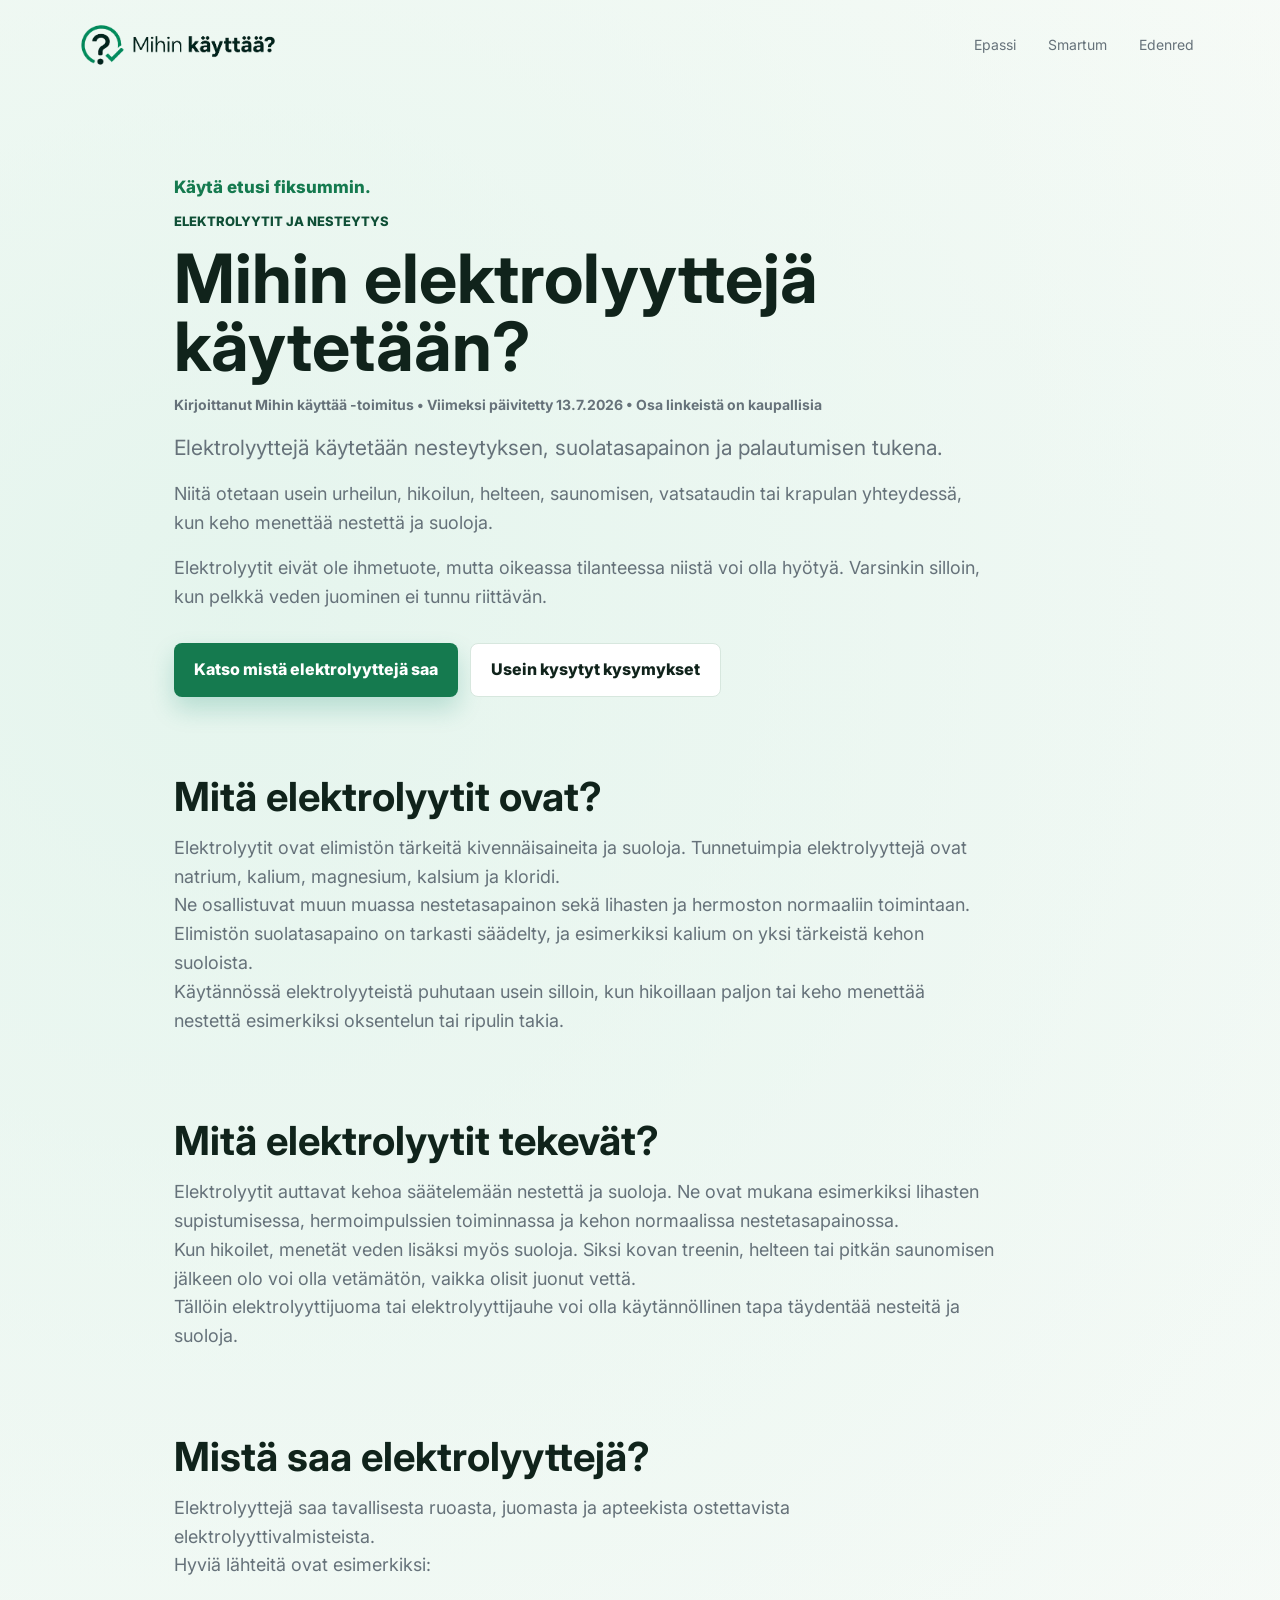
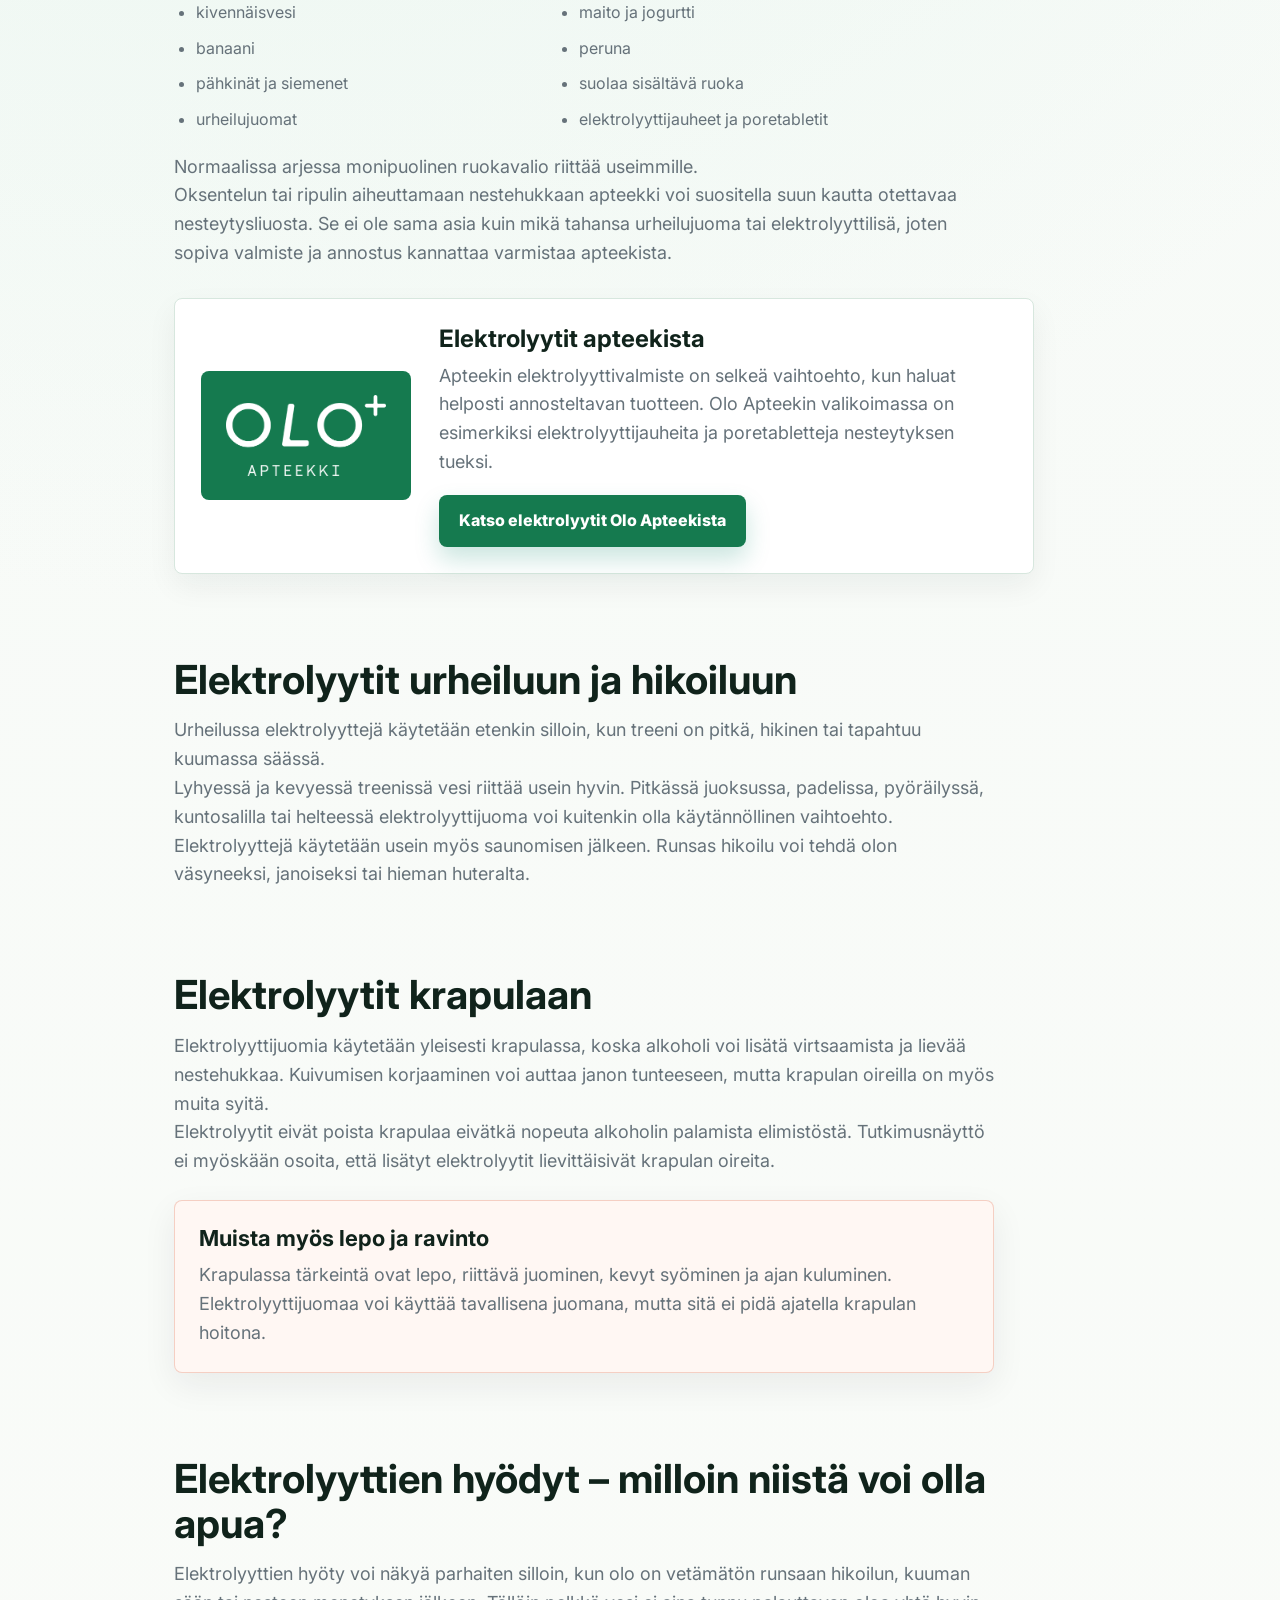
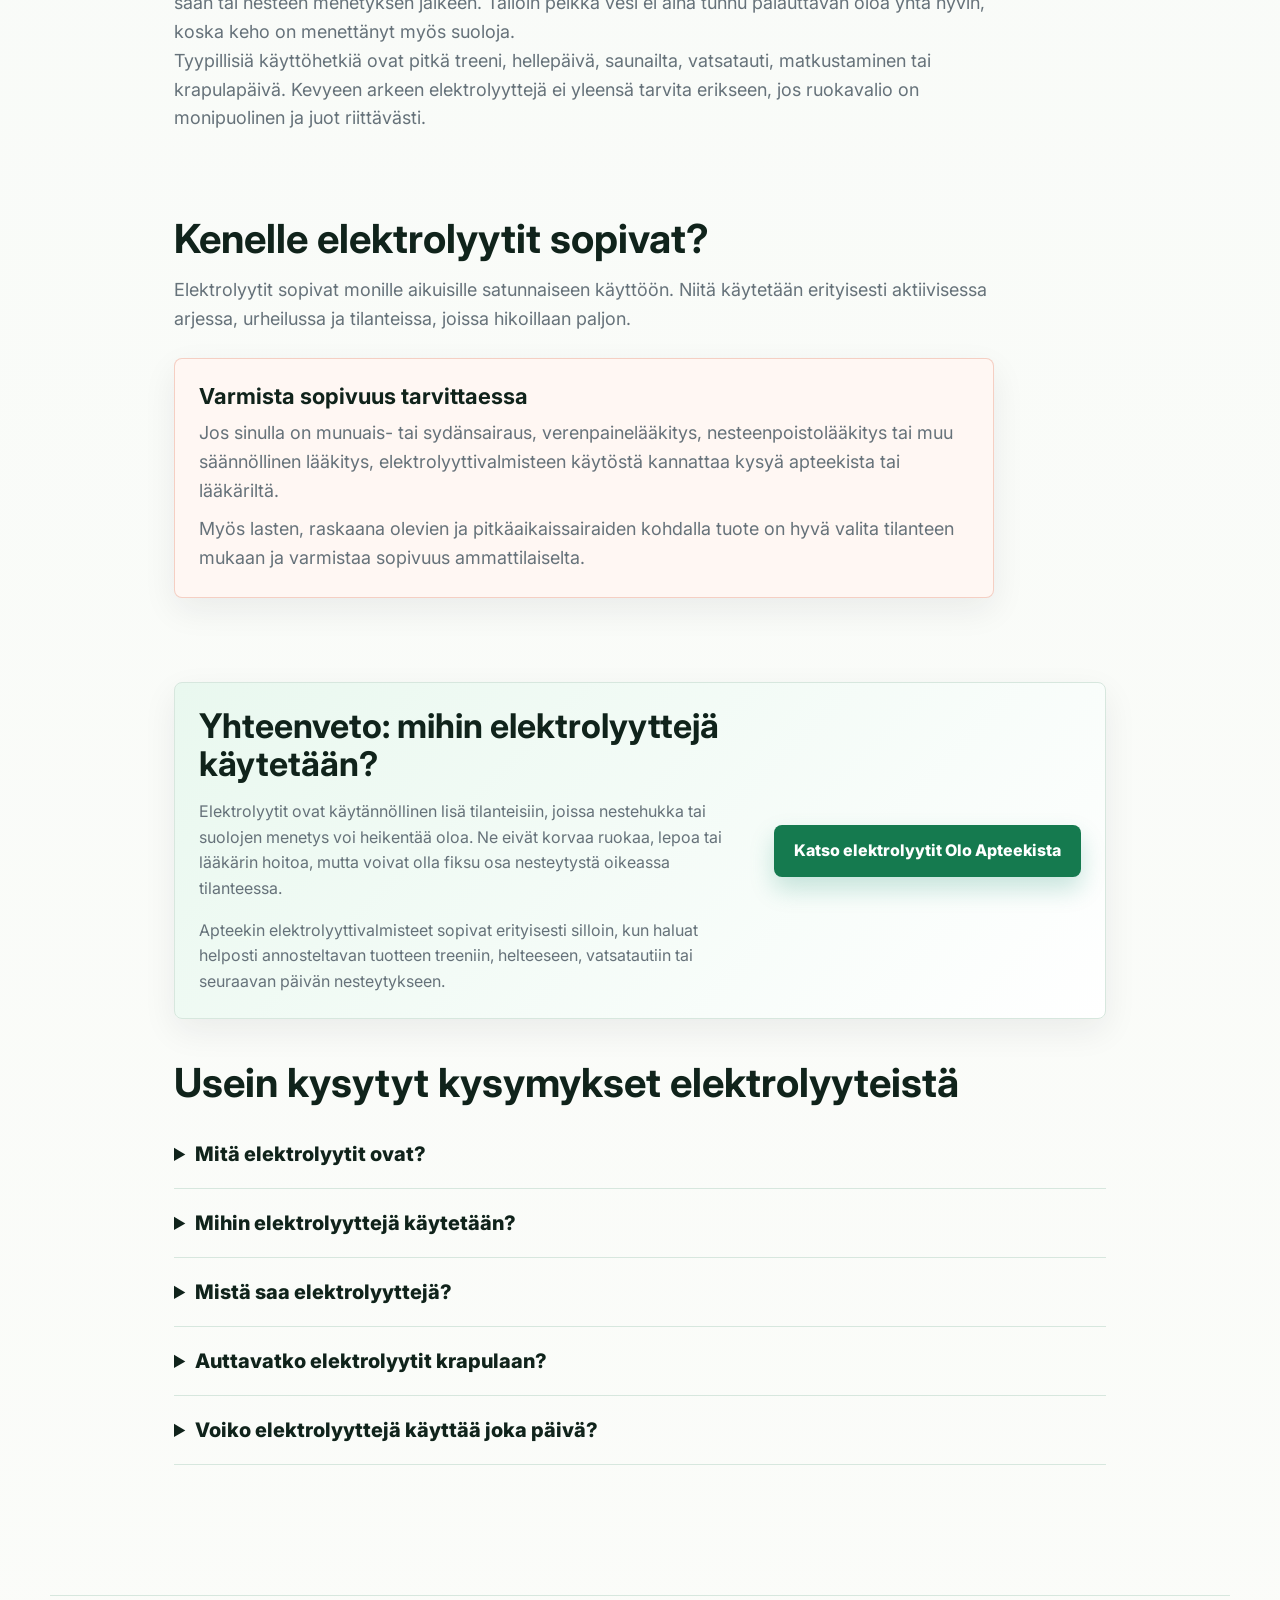
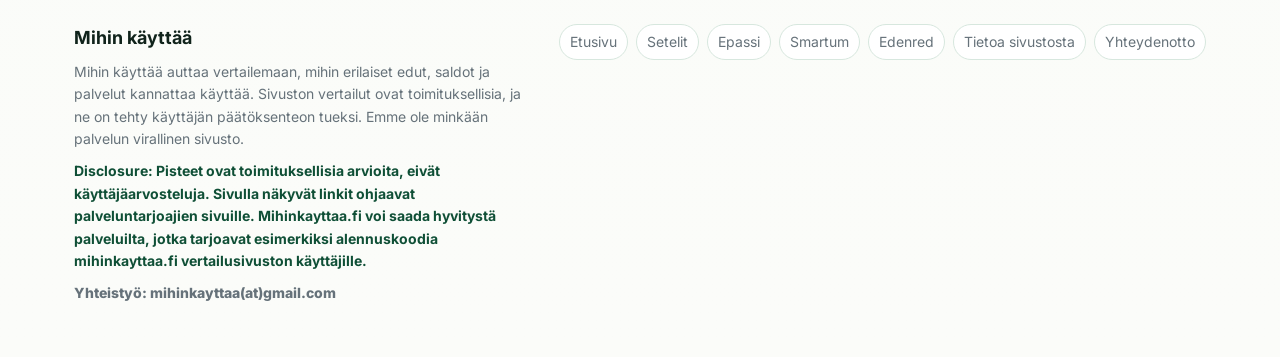
<file: mihin-kayttaa/elektrolyytteja/index.html>
<!doctype html>
<html lang="fi">
  <head>
    <meta charset="utf-8">
    <meta name="viewport" content="width=device-width, initial-scale=1">
    <title>Mihin elektrolyyttejä käytetään? Hyödyt, krapula ja nesteytys 2026</title>
    <meta name="description" content="Mihin elektrolyyttejä käytetään? Katso mitä elektrolyytit ovat, mistä niitä saa ja milloin niistä voi olla hyötyä urheilussa, krapulassa ja nesteytyksessä.">
    <link rel="canonical" href="https://mihinkayttaa.fi/mihin-kayttaa/elektrolyytteja/">
    <link rel="stylesheet" href="/styles.css?v=elektrolyytit-20260713">
    <link rel="icon" type="image/png" href="/assets/brand/favicon-512.png">
    <link rel="apple-touch-icon" href="/assets/brand/favicon-512.png">
    <meta property="og:title" content="Mihin elektrolyyttejä käytetään? Hyödyt, krapula ja nesteytys 2026">
    <meta property="og:description" content="Selkeä opas elektrolyyttien käyttöön, lähteisiin ja hyötyihin urheilussa, hikoilussa, helteellä ja krapulassa.">
    <meta property="og:type" content="article">
    <meta property="og:url" content="https://mihinkayttaa.fi/mihin-kayttaa/elektrolyytteja/">
    <meta property="og:image" content="https://mihinkayttaa.fi/assets/brand/paalogo-cropped.png?v=1dbc981">
    <meta name="twitter:card" content="summary_large_image">
    <meta name="twitter:image" content="https://mihinkayttaa.fi/assets/brand/paalogo-cropped.png?v=1dbc981">
    <script type="application/ld+json">
      {
        "@context": "https://schema.org",
        "@type": "Article",
        "headline": "Mihin elektrolyyttejä käytetään?",
        "description": "Opas elektrolyyttien käyttöön, lähteisiin ja hyötyihin urheilussa, hikoilussa, helteellä ja krapulassa.",
        "mainEntityOfPage": "https://mihinkayttaa.fi/mihin-kayttaa/elektrolyytteja/",
        "inLanguage": "fi",
        "datePublished": "2026-07-13",
        "dateModified": "2026-07-13",
        "author": {
          "@type": "Organization",
          "name": "Mihin käyttää -toimitus",
          "url": "https://mihinkayttaa.fi/tietoa/"
        },
        "publisher": {
          "@type": "Organization",
          "name": "Mihin käyttää",
          "url": "https://mihinkayttaa.fi/",
          "logo": {
            "@type": "ImageObject",
            "url": "https://mihinkayttaa.fi/assets/brand/paalogo-cropped.png?v=1dbc981"
          }
        }
      }
    </script>
    <script type="application/ld+json">
      {
        "@context": "https://schema.org",
        "@type": "BreadcrumbList",
        "itemListElement": [
          {
            "@type": "ListItem",
            "position": 1,
            "name": "Etusivu",
            "item": "https://mihinkayttaa.fi/"
          },
          {
            "@type": "ListItem",
            "position": 2,
            "name": "Mihin elektrolyyttejä käytetään?",
            "item": "https://mihinkayttaa.fi/mihin-kayttaa/elektrolyytteja/"
          }
        ]
      }
    </script>
    <script type="application/ld+json">
      {
        "@context": "https://schema.org",
        "@type": "FAQPage",
        "mainEntity": [
          {
            "@type": "Question",
            "name": "Mitä elektrolyytit ovat?",
            "acceptedAnswer": {
              "@type": "Answer",
              "text": "Elektrolyytit ovat kehon tärkeitä suoloja ja kivennäisaineita, kuten natriumia, kaliumia, magnesiumia ja kalsiumia. Ne osallistuvat nestetasapainon sekä lihasten ja hermoston normaaliin toimintaan."
            }
          },
          {
            "@type": "Question",
            "name": "Mihin elektrolyyttejä käytetään?",
            "acceptedAnswer": {
              "@type": "Answer",
              "text": "Elektrolyyttejä käytetään nesteytyksen ja suolatasapainon tukemiseen esimerkiksi urheilun, runsaan hikoilun, helteen, saunomisen, vatsataudin tai krapulan yhteydessä."
            }
          },
          {
            "@type": "Question",
            "name": "Mistä saa elektrolyyttejä?",
            "acceptedAnswer": {
              "@type": "Answer",
              "text": "Elektrolyyttejä saa ruoasta, juomasta ja erillisistä elektrolyyttivalmisteista. Lähteitä ovat esimerkiksi kivennäisvesi, banaani, maitotuotteet, peruna, pähkinät, suolaa sisältävä ruoka sekä apteekin elektrolyyttijauheet ja poretabletit."
            }
          },
          {
            "@type": "Question",
            "name": "Auttavatko elektrolyytit krapulaan?",
            "acceptedAnswer": {
              "@type": "Answer",
              "text": "Elektrolyytit eivät poista krapulaa, eikä niiden ole osoitettu lievittävän krapulan oireita. Krapulassa tärkeintä ovat lepo, riittävä juominen, kevyt syöminen ja ajan kuluminen."
            }
          },
          {
            "@type": "Question",
            "name": "Voiko elektrolyyttejä käyttää joka päivä?",
            "acceptedAnswer": {
              "@type": "Answer",
              "text": "Elektrolyyttejä voi käyttää tarpeen mukaan, mutta päivittäinen käyttö ei ole kaikille tarpeellista. Perussairauden tai säännöllisen lääkityksen yhteydessä sopivuus kannattaa varmistaa apteekista tai lääkäriltä."
            }
          }
        ]
      }
    </script>
  </head>
  <body>
    <header class="site-header">
      <a class="brand" href="/" aria-label="Mihin käyttää etusivu">
        <img class="brand-logo" src="/assets/brand/vaaka-logo-cropped.png?v=1dbc981" alt="Mihin käyttää?">
      </a>
      <nav aria-label="Päävalikko">
        <a href="/epassi/">Epassi</a>
        <a href="/smartum/">Smartum</a>
        <a href="/edenred/">Edenred</a>
      </nav>
    </header>

    <main>
      <article class="article editorial-article">
        <header class="article-header editorial-header">
          <p class="brand-slogan">Käytä etusi fiksummin.</p>
          <p class="eyebrow">Elektrolyytit ja nesteytys</p>
          <h1>Mihin elektrolyyttejä käytetään?</h1>
          <p class="article-meta">Kirjoittanut Mihin käyttää -toimitus • Viimeksi päivitetty 13.7.2026 • Osa linkeistä on kaupallisia</p>
          <p class="lead">Elektrolyyttejä käytetään nesteytyksen, suolatasapainon ja palautumisen tukena.</p>
          <p>Niitä otetaan usein urheilun, hikoilun, helteen, saunomisen, vatsataudin tai krapulan yhteydessä, kun keho menettää nestettä ja suoloja.</p>
          <p>Elektrolyytit eivät ole ihmetuote, mutta oikeassa tilanteessa niistä voi olla hyötyä. Varsinkin silloin, kun pelkkä veden juominen ei tunnu riittävän.</p>
          <div class="hero-actions">
            <a class="button primary" href="#mista-saa">Katso mistä elektrolyyttejä saa</a>
            <a class="button secondary" href="#faq">Usein kysytyt kysymykset</a>
          </div>
        </header>

        <section class="content-section editorial-section">
          <h2>Mitä elektrolyytit ovat?</h2>
          <p>Elektrolyytit ovat elimistön tärkeitä kivennäisaineita ja suoloja. Tunnetuimpia elektrolyyttejä ovat natrium, kalium, magnesium, kalsium ja kloridi.</p>
          <p>Ne osallistuvat muun muassa nestetasapainon sekä lihasten ja hermoston normaaliin toimintaan. Elimistön suolatasapaino on tarkasti säädelty, ja esimerkiksi kalium on yksi tärkeistä kehon suoloista.</p>
          <p>Käytännössä elektrolyyteistä puhutaan usein silloin, kun hikoillaan paljon tai keho menettää nestettä esimerkiksi oksentelun tai ripulin takia.</p>
        </section>

        <section class="content-section editorial-section">
          <h2>Mitä elektrolyytit tekevät?</h2>
          <p>Elektrolyytit auttavat kehoa säätelemään nestettä ja suoloja. Ne ovat mukana esimerkiksi lihasten supistumisessa, hermoimpulssien toiminnassa ja kehon normaalissa nestetasapainossa.</p>
          <p>Kun hikoilet, menetät veden lisäksi myös suoloja. Siksi kovan treenin, helteen tai pitkän saunomisen jälkeen olo voi olla vetämätön, vaikka olisit juonut vettä.</p>
          <p>Tällöin elektrolyyttijuoma tai elektrolyyttijauhe voi olla käytännöllinen tapa täydentää nesteitä ja suoloja.</p>
        </section>

        <section class="content-section editorial-section" id="mista-saa">
          <h2>Mistä saa elektrolyyttejä?</h2>
          <p>Elektrolyyttejä saa tavallisesta ruoasta, juomasta ja apteekista ostettavista elektrolyyttivalmisteista.</p>
          <p>Hyviä lähteitä ovat esimerkiksi:</p>
          <ul class="editorial-list">
            <li>kivennäisvesi</li>
            <li>maito ja jogurtti</li>
            <li>banaani</li>
            <li>peruna</li>
            <li>pähkinät ja siemenet</li>
            <li>suolaa sisältävä ruoka</li>
            <li>urheilujuomat</li>
            <li>elektrolyyttijauheet ja poretabletit</li>
          </ul>
          <p>Normaalissa arjessa monipuolinen ruokavalio riittää useimmille.</p>
          <p>Oksentelun tai ripulin aiheuttamaan nestehukkaan apteekki voi suositella suun kautta otettavaa nesteytysliuosta. Se ei ole sama asia kuin mikä tahansa urheilujuoma tai elektrolyyttilisä, joten sopiva valmiste ja annostus kannattaa varmistaa apteekista.</p>

          <aside class="partner-promo">
            <div class="partner-promo-logo">
              <img src="/assets/logos/olo-apteekki.webp" alt="Olo Apteekki">
            </div>
            <div>
              <h3>Elektrolyytit apteekista</h3>
              <p>Apteekin elektrolyyttivalmiste on selkeä vaihtoehto, kun haluat helposti annosteltavan tuotteen. Olo Apteekin valikoimassa on esimerkiksi elektrolyyttijauheita ja poretabletteja nesteytyksen tueksi.</p>
              <a class="button primary" href="https://at.oloapteekki.fi/t/t?a=1665046584&amp;as=2089384816&amp;t=2&amp;tk=1" target="_blank" rel="sponsored noopener">Katso elektrolyytit Olo Apteekista</a>
            </div>
          </aside>
        </section>

        <section class="content-section editorial-section">
          <h2>Elektrolyytit urheiluun ja hikoiluun</h2>
          <p>Urheilussa elektrolyyttejä käytetään etenkin silloin, kun treeni on pitkä, hikinen tai tapahtuu kuumassa säässä.</p>
          <p>Lyhyessä ja kevyessä treenissä vesi riittää usein hyvin. Pitkässä juoksussa, padelissa, pyöräilyssä, kuntosalilla tai helteessä elektrolyyttijuoma voi kuitenkin olla käytännöllinen vaihtoehto.</p>
          <p>Elektrolyyttejä käytetään usein myös saunomisen jälkeen. Runsas hikoilu voi tehdä olon väsyneeksi, janoiseksi tai hieman huteralta.</p>
        </section>

        <section class="content-section editorial-section">
          <h2>Elektrolyytit krapulaan</h2>
          <p>Elektrolyyttijuomia käytetään yleisesti krapulassa, koska alkoholi voi lisätä virtsaamista ja lievää nestehukkaa. Kuivumisen korjaaminen voi auttaa janon tunteeseen, mutta krapulan oireilla on myös muita syitä.</p>
          <p>Elektrolyytit eivät poista krapulaa eivätkä nopeuta alkoholin palamista elimistöstä. Tutkimusnäyttö ei myöskään osoita, että lisätyt elektrolyytit lievittäisivät krapulan oireita.</p>
          <div class="warning-box editorial-warning">
            <h3>Muista myös lepo ja ravinto</h3>
            <p>Krapulassa tärkeintä ovat lepo, riittävä juominen, kevyt syöminen ja ajan kuluminen. Elektrolyyttijuomaa voi käyttää tavallisena juomana, mutta sitä ei pidä ajatella krapulan hoitona.</p>
          </div>
        </section>

        <section class="content-section editorial-section">
          <h2>Elektrolyyttien hyödyt – milloin niistä voi olla apua?</h2>
          <p>Elektrolyyttien hyöty voi näkyä parhaiten silloin, kun olo on vetämätön runsaan hikoilun, kuuman sään tai nesteen menetyksen jälkeen. Tällöin pelkkä vesi ei aina tunnu palauttavan oloa yhtä hyvin, koska keho on menettänyt myös suoloja.</p>
          <p>Tyypillisiä käyttöhetkiä ovat pitkä treeni, hellepäivä, saunailta, vatsatauti, matkustaminen tai krapulapäivä. Kevyeen arkeen elektrolyyttejä ei yleensä tarvita erikseen, jos ruokavalio on monipuolinen ja juot riittävästi.</p>
        </section>

        <section class="content-section editorial-section">
          <h2>Kenelle elektrolyytit sopivat?</h2>
          <p>Elektrolyytit sopivat monille aikuisille satunnaiseen käyttöön. Niitä käytetään erityisesti aktiivisessa arjessa, urheilussa ja tilanteissa, joissa hikoillaan paljon.</p>
          <div class="warning-box editorial-warning health-note">
            <h3>Varmista sopivuus tarvittaessa</h3>
            <p>Jos sinulla on munuais- tai sydänsairaus, verenpainelääkitys, nesteenpoistolääkitys tai muu säännöllinen lääkitys, elektrolyyttivalmisteen käytöstä kannattaa kysyä apteekista tai lääkäriltä.</p>
            <p>Myös lasten, raskaana olevien ja pitkäaikaissairaiden kohdalla tuote on hyvä valita tilanteen mukaan ja varmistaa sopivuus ammattilaiselta.</p>
          </div>
        </section>

        <section class="cta-panel editorial-cta">
          <div>
            <h2>Yhteenveto: mihin elektrolyyttejä käytetään?</h2>
            <p>Elektrolyytit ovat käytännöllinen lisä tilanteisiin, joissa nestehukka tai suolojen menetys voi heikentää oloa. Ne eivät korvaa ruokaa, lepoa tai lääkärin hoitoa, mutta voivat olla fiksu osa nesteytystä oikeassa tilanteessa.</p>
            <p>Apteekin elektrolyyttivalmisteet sopivat erityisesti silloin, kun haluat helposti annosteltavan tuotteen treeniin, helteeseen, vatsatautiin tai seuraavan päivän nesteytykseen.</p>
          </div>
          <a class="button primary" href="https://at.oloapteekki.fi/t/t?a=1665046584&amp;as=2089384816&amp;t=2&amp;tk=1" target="_blank" rel="sponsored noopener">Katso elektrolyytit Olo Apteekista</a>
        </section>

        <section class="content-section editorial-section" id="faq">
          <h2>Usein kysytyt kysymykset elektrolyyteistä</h2>
          <details>
            <summary>Mitä elektrolyytit ovat?</summary>
            <p>Elektrolyytit ovat kehon tärkeitä suoloja ja kivennäisaineita, kuten natriumia, kaliumia, magnesiumia ja kalsiumia. Ne osallistuvat nestetasapainon sekä lihasten ja hermoston normaaliin toimintaan.</p>
          </details>
          <details>
            <summary>Mihin elektrolyyttejä käytetään?</summary>
            <p>Elektrolyyttejä käytetään nesteytyksen ja suolatasapainon tukemiseen. Niitä otetaan usein urheilun, runsaan hikoilun, helteen, saunomisen, vatsataudin tai krapulan yhteydessä.</p>
          </details>
          <details>
            <summary>Mistä saa elektrolyyttejä?</summary>
            <p>Elektrolyyttejä saa ruoasta, juomasta ja erillisistä elektrolyyttivalmisteista. Lähteitä ovat esimerkiksi kivennäisvesi, banaani, maitotuotteet, peruna, pähkinät, suolaa sisältävä ruoka sekä apteekin elektrolyyttijauheet ja poretabletit.</p>
          </details>
          <details>
            <summary>Auttavatko elektrolyytit krapulaan?</summary>
            <p>Elektrolyytit eivät poista krapulaa, eikä niiden ole osoitettu lievittävän krapulan oireita. Krapulassa tärkeintä ovat lepo, riittävä juominen, kevyt syöminen ja ajan kuluminen.</p>
          </details>
          <details>
            <summary>Voiko elektrolyyttejä käyttää joka päivä?</summary>
            <p>Elektrolyyttejä voi käyttää tarpeen mukaan, mutta päivittäinen käyttö ei ole kaikille tarpeellista. Tavallisessa arjessa monipuolinen ruoka ja riittävä juominen riittävät usein. Jos sinulla on perussairaus tai säännöllinen lääkitys, kysy sopivuudesta apteekista tai lääkäriltä.</p>
          </details>
        </section>
      </article>
    </main>

    <footer class="site-footer">
      <div>
        <strong>Mihin käyttää</strong>
        <p>Mihin käyttää auttaa vertailemaan, mihin erilaiset edut, saldot ja palvelut kannattaa käyttää. Sivuston vertailut ovat toimituksellisia, ja ne on tehty käyttäjän päätöksenteon tueksi. Emme ole minkään palvelun virallinen sivusto.</p>
        <p class="commercial-disclosure">Disclosure: Pisteet ovat toimituksellisia arvioita, eivät käyttäjäarvosteluja. Sivulla näkyvät linkit ohjaavat palveluntarjoajien sivuille. Mihinkayttaa.fi voi saada hyvitystä palveluilta, jotka tarjoavat esimerkiksi alennuskoodia mihinkayttaa.fi vertailusivuston käyttäjille.</p>
        <p class="footer-contact">Yhteistyö: mihinkayttaa(at)gmail.com</p>
      </div>
      <nav class="footer-links" aria-label="Footer linkit">
        <a href="/">Etusivu</a>
        <a href="/liikunta-ja-kulttuuriseteli/">Setelit</a>
        <a href="/epassi/">Epassi</a>
        <a href="/smartum/">Smartum</a>
        <a href="/edenred/">Edenred</a>
        <a href="/tietoa/">Tietoa sivustosta</a>
        <a href="/tietoa/#yhteydenotto">Yhteydenotto</a>
      </nav>
    </footer>
  </body>
</html>
</file>
<file: styles.css>
@import url("https://fonts.googleapis.com/css2?family=Inter:wght@400;500;700;800;900&display=swap");

:root {
  color-scheme: light;
  --ink: #10231b;
  --muted: #66727a;
  --line: #d7e7de;
  --surface: #ffffff;
  --soft: #f6faf7;
  --accent: #157a4f;
  --accent-dark: #0f4f36;
  --mint: #e6f4ec;
  --cream: #fff8e8;
  --gold: #f6c453;
  --info: #eaf3ff;
  --warning: #fdecec;
  --sky: #b8dce7;
  --coral: #df795f;
  --shadow: 0 22px 50px rgba(20, 32, 37, 0.12);
}

* {
  box-sizing: border-box;
}

html {
  max-width: 100%;
  overflow-x: hidden;
  scroll-behavior: smooth;
}

body {
  margin: 0;
  background:
    radial-gradient(circle at 18% 12%, rgba(223, 243, 234, 0.75), transparent 34%),
    linear-gradient(180deg, #fbfcf9 0%, #f6faf7 520px, #fbfcf9 100%);
  color: var(--ink);
  font-family: Inter, ui-sans-serif, system-ui, -apple-system, BlinkMacSystemFont, "Segoe UI", Arial, sans-serif;
  line-height: 1.6;
  overflow-x: hidden;
}

a {
  color: inherit;
}

img,
svg,
video {
  max-width: 100%;
}

.site-header {
  display: flex;
  align-items: center;
  justify-content: space-between;
  gap: 24px;
  max-width: 1180px;
  margin: 0 auto;
  padding: 18px 24px;
}

.brand {
  display: inline-flex;
  align-items: center;
  gap: 0;
  color: var(--ink);
  font-size: 18px;
  font-weight: 800;
  line-height: 0;
  text-decoration: none;
}

.brand-logo {
  display: block;
  width: min(252px, 56vw);
  height: 54px;
  object-fit: contain;
  object-position: left center;
}

.brand-mark {
  display: inline-flex;
  align-items: center;
  justify-content: center;
  width: 34px;
  height: 34px;
  border: 1px solid rgba(15, 138, 109, 0.24);
  border-radius: 8px;
  background: linear-gradient(135deg, var(--accent), #72c8a6);
  color: #fff;
  font-size: 17px;
  font-weight: 900;
  line-height: 1;
  box-shadow: 0 8px 18px rgba(15, 138, 109, 0.18);
}

nav {
  display: flex;
  flex-wrap: wrap;
  justify-content: flex-end;
  gap: 8px;
  color: var(--muted);
  font-size: 14px;
}

nav a {
  display: inline-flex;
  align-items: center;
  min-height: 36px;
  padding: 7px 12px;
  border-radius: 999px;
  text-decoration: none;
}

nav a:hover,
nav a[aria-current="page"] {
  color: var(--accent-dark);
}

nav a[aria-current="page"] {
  font-weight: 800;
}

.hero {
  display: grid;
  grid-template-columns: minmax(0, 1.02fr) minmax(340px, 0.98fr);
  align-items: center;
  gap: 58px;
  max-width: 1180px;
  margin: 0 auto;
  padding: 74px 24px 76px;
}

.hero-copy {
  max-width: 650px;
}

.eyebrow {
  margin: 0 0 12px;
  color: var(--accent-dark);
  font-size: 13px;
  font-weight: 800;
  letter-spacing: 0;
  text-transform: uppercase;
}

.brand-slogan {
  margin: 0 0 10px;
  color: var(--accent);
  font-size: 17px;
  font-weight: 800;
}

h1,
h2,
h3,
p {
  overflow-wrap: anywhere;
}

h1 {
  margin: 0;
  max-width: 780px;
  font-size: clamp(42px, 7vw, 74px);
  line-height: 1;
  letter-spacing: 0;
}

h2 {
  margin: 0 0 14px;
  font-size: clamp(26px, 5vw, 40px);
  line-height: 1.12;
  letter-spacing: 0;
}

h3 {
  margin: 0 0 10px;
  font-size: 24px;
  line-height: 1.2;
}

.lead {
  margin: 22px 0 0;
  color: var(--muted);
  font-size: 21px;
  line-height: 1.55;
}

.article-meta {
  max-width: 820px;
  margin: 14px 0 0;
  color: var(--muted);
  font-size: 14px;
  font-weight: 700;
  line-height: 1.55;
}

.article-meta + .lead {
  margin-top: 16px;
}

.hero-actions {
  display: flex;
  flex-wrap: wrap;
  gap: 12px;
  margin-top: 32px;
}

.button {
  display: inline-flex;
  align-items: center;
  justify-content: center;
  min-height: 52px;
  padding: 13px 20px;
  border-radius: 8px;
  font-weight: 800;
  text-decoration: none;
  transition: transform 160ms ease, box-shadow 160ms ease, border-color 160ms ease;
}

.button.primary {
  background: var(--accent);
  color: #fff;
  box-shadow: 0 12px 24px rgba(15, 138, 109, 0.22);
}

.button.secondary {
  border: 1px solid var(--line);
  background: var(--surface);
  color: var(--ink);
}

.button:hover {
  transform: translateY(-1px);
}

.hero-points {
  display: flex;
  flex-wrap: wrap;
  gap: 8px;
  margin-top: 24px;
}

.hero-points span {
  padding: 7px 10px;
  border: 1px solid rgba(15, 138, 109, 0.16);
  border-radius: 999px;
  background: rgba(255, 255, 255, 0.74);
  color: var(--accent-dark);
  font-size: 13px;
  font-weight: 800;
}

.hero-note {
  max-width: 620px;
  margin: 18px 0 0;
  color: var(--muted);
  font-size: 15px;
}

.home-hero {
  position: relative;
  grid-template-columns: minmax(0, 820px);
  align-items: start;
  padding-bottom: 34px;
}

.hero-visual {
  position: relative;
  min-height: 470px;
  border-radius: 8px;
  background:
    linear-gradient(135deg, rgba(20, 125, 100, 0.12), rgba(146, 200, 232, 0.24)),
    repeating-linear-gradient(90deg, rgba(22, 32, 42, 0.06) 0 1px, transparent 1px 54px),
    repeating-linear-gradient(0deg, rgba(22, 32, 42, 0.05) 0 1px, transparent 1px 54px);
  box-shadow: var(--shadow);
  overflow: hidden;
}

.finder-card {
  position: relative;
  padding: 22px;
  border: 1px solid rgba(15, 138, 109, 0.14);
  border-radius: 8px;
  background:
    linear-gradient(180deg, rgba(255, 255, 255, 0.92), rgba(255, 255, 255, 0.72)),
    linear-gradient(135deg, rgba(223, 243, 234, 0.86), rgba(184, 220, 231, 0.68));
  box-shadow: var(--shadow);
  overflow: hidden;
}

.finder-card::before {
  content: "";
  position: absolute;
  inset: 0;
  background:
    repeating-linear-gradient(90deg, rgba(20, 32, 37, 0.05) 0 1px, transparent 1px 58px),
    repeating-linear-gradient(0deg, rgba(20, 32, 37, 0.04) 0 1px, transparent 1px 58px);
  pointer-events: none;
}

.selection-guide {
  padding-top: 8px;
  padding-bottom: 34px;
}

.selection-guide .finder-card {
  max-width: 100%;
}

.finder-top,
.finder-search,
.finder-results {
  position: relative;
  z-index: 1;
}

.finder-top {
  display: flex;
  align-items: flex-start;
  justify-content: space-between;
  gap: 16px;
  margin-bottom: 18px;
}

.finder-top strong {
  max-width: 260px;
  font-size: 28px;
  line-height: 1.15;
  text-align: right;
}

.finder-label {
  display: inline-flex;
  align-items: center;
  min-height: 30px;
  padding: 6px 10px;
  border-radius: 999px;
  background: var(--cream);
  color: #7b5a0c;
  font-size: 13px;
  font-weight: 900;
}

.finder-search {
  display: flex;
  align-items: center;
  justify-content: space-between;
  gap: 16px;
  margin-bottom: 14px;
  padding: 14px 16px;
  border: 1px solid rgba(20, 32, 37, 0.08);
  border-radius: 8px;
  background: #fff;
}

.finder-search span {
  color: var(--ink);
  font-weight: 800;
}

.finder-search small {
  color: var(--muted);
  font-weight: 700;
}

.finder-results {
  display: grid;
  gap: 10px;
}

.result-row {
  display: flex;
  align-items: center;
  justify-content: space-between;
  gap: 16px;
  padding: 16px;
  border: 1px solid rgba(20, 32, 37, 0.08);
  border-radius: 8px;
  background: rgba(255, 255, 255, 0.86);
  text-decoration: none;
}

.result-row.featured {
  border-color: rgba(15, 138, 109, 0.28);
  background: #fff;
  box-shadow: 0 12px 24px rgba(20, 32, 37, 0.08);
}

.result-row strong,
.result-row small {
  display: block;
}

.result-row strong {
  font-size: 18px;
}

.result-row small {
  margin-top: 3px;
  color: var(--muted);
}

.result-row b {
  display: inline-flex;
  align-items: center;
  justify-content: center;
  flex: 0 0 auto;
  width: 34px;
  height: 34px;
  border-radius: 999px;
  background: var(--mint);
  color: var(--accent-dark);
}

.hero-visual::before {
  content: "";
  position: absolute;
  inset: 42px;
  border: 1px solid rgba(22, 32, 42, 0.12);
  border-radius: 8px;
}

.benefit-card {
  position: absolute;
  width: min(280px, 70%);
  padding: 20px;
  border: 1px solid rgba(22, 32, 42, 0.12);
  border-radius: 8px;
  background: rgba(255, 255, 255, 0.92);
  box-shadow: 0 12px 28px rgba(22, 32, 42, 0.11);
}

.benefit-card span {
  display: block;
  margin-bottom: 8px;
  color: var(--muted);
  font-size: 13px;
  font-weight: 800;
  text-transform: uppercase;
}

.benefit-card strong {
  display: block;
  font-size: 22px;
  line-height: 1.2;
}

.card-a {
  top: 78px;
  left: 48px;
  border-top: 5px solid var(--accent);
}

.card-b {
  right: 42px;
  top: 190px;
  border-top: 5px solid var(--gold);
}

.card-c {
  left: 90px;
  bottom: 70px;
  border-top: 5px solid var(--coral);
}

.intro-band,
.ranking-section,
.content-section,
.guides,
.article {
  max-width: 1180px;
  margin: 0 auto;
  padding: 64px 24px;
}

.ranking-section {
  padding-top: 26px;
  padding-bottom: 54px;
}

.ranked-list {
  display: grid;
  gap: 22px;
  margin: 28px 0 0;
  padding: 0;
  list-style: none;
  counter-reset: ranked-items;
}

.ranked-item {
  position: relative;
  display: grid;
  grid-template-columns: 44px minmax(160px, 0.72fr) minmax(280px, 1.35fr) minmax(112px, 0.38fr) minmax(156px, 0.5fr);
  align-items: center;
  gap: 22px;
  min-height: 178px;
  padding: 26px;
  border: 1px solid rgba(20, 32, 37, 0.08);
  border-radius: 8px;
  background: rgba(255, 255, 255, 0.92);
  box-shadow: 0 18px 42px rgba(20, 32, 37, 0.08);
}

.ranked-item::before {
  content: "";
  position: absolute;
  top: 22px;
  bottom: 22px;
  left: calc(44px + 26px + 22px + 20%);
  width: 1px;
  background: var(--line);
}

.ranked-item.featured {
  border-color: rgba(15, 138, 109, 0.2);
  background:
    linear-gradient(90deg, rgba(223, 243, 234, 0.38), rgba(255, 255, 255, 0.92) 42%),
    #fff;
}

.ranked-item.placeholder {
  opacity: 0.78;
}

.rank-number {
  display: inline-flex;
  align-items: center;
  justify-content: center;
  width: 40px;
  height: 40px;
  border: 1px solid var(--line);
  border-radius: 999px;
  background: #fff;
  color: var(--accent-dark);
  font-size: 20px;
  font-weight: 900;
  box-shadow: 0 6px 16px rgba(20, 32, 37, 0.06);
}

.rank-brand {
  display: grid;
  gap: 8px;
}

.rank-icon {
  display: inline-flex;
  align-items: center;
  justify-content: center;
  width: 42px;
  height: 42px;
  border: 1px solid rgba(15, 138, 109, 0.18);
  border-radius: 8px;
  background: linear-gradient(135deg, var(--accent), #72c8a6);
  color: #fff;
  font-size: 15px;
  font-weight: 900;
  line-height: 1;
  box-shadow: 0 8px 18px rgba(20, 32, 37, 0.08);
}

.icon-treeniohjelma {
  border-color: rgba(235, 185, 74, 0.36);
  background: linear-gradient(135deg, #f2d47d, #d4a93f);
  color: #fff;
  font-size: 21px;
}

.icon-open-padel,
.icon-padel-tampere {
  background: linear-gradient(135deg, #1d9a79, #76d3b1);
}

.icon-superpark,
.icon-flamingo {
  background: linear-gradient(135deg, #df795f, #f3b28d);
}

.icon-ruka,
.icon-himos {
  background: linear-gradient(135deg, #4b8ca8, #b8dce7);
}

.icon-finnkino,
.icon-museokortti,
.icon-lippu,
.icon-tiketti,
.icon-kansallisteatteri,
.icon-rock-house,
.icon-arena-center,
.icon-helsinki-city-run,
.icon-puhti {
  background: linear-gradient(135deg, #172b3a, #506b7b);
}

.icon-fressi,
.icon-liikku,
.icon-fitness24seven,
.icon-elixia,
.icon-urheiluhallit {
  background: linear-gradient(135deg, #0f8a6d, #43b887);
}

.icon-rela,
.icon-suhk,
.icon-terveystalo,
.icon-mehilainen,
.icon-korkeasaari,
.icon-kiasma,
.icon-yogaia,
.icon-kj-experience {
  background: linear-gradient(135deg, #5f7380, #9bb2bd);
}

.rank-logo {
  flex: 0 0 auto;
  box-sizing: border-box;
  width: 64px;
  min-width: 0;
  max-width: 64px;
  height: 44px;
  min-height: 0;
  max-height: 44px;
  padding: 7px;
  border-color: rgba(20, 32, 37, 0.08);
  background: #fff;
  color: transparent;
  font-size: 0;
  overflow: hidden;
}

.rank-logo img {
  display: block;
  min-width: 0;
  min-height: 0;
  max-width: 100%;
  max-height: 100%;
  width: 100%;
  height: 100%;
  object-fit: contain;
}

.rank-logo.icon-treeniohjelma,
.rank-logo.icon-finnkino,
.rank-logo.icon-museokortti,
.rank-logo.icon-ruka,
.rank-logo.icon-kiasma {
  width: 44px;
  max-width: 44px;
  padding: 5px;
}

.rank-logo.icon-treeniohjelma {
  background: #e2b94a;
}

.rank-logo.icon-open-padel,
.rank-logo.icon-flamingo,
.rank-logo.icon-tiketti,
.rank-logo.icon-terveystalo,
.rank-logo.icon-urheiluhallit,
.rank-logo.icon-kansallisteatteri,
.rank-logo.icon-rock-house,
.rank-logo.icon-arena-center,
.rank-logo.icon-helsinki-city-run,
.rank-logo.icon-puhti {
  width: 78px;
  max-width: 78px;
}

.rank-logo.icon-fitness24seven,
.rank-logo.icon-padel-tampere,
.rank-logo.icon-lippu,
.rank-logo.icon-arena-center,
.rank-logo.icon-rock-house {
  background: #092c42;
}

.rank-logo.icon-lippu,
.rank-logo.icon-suhk,
.rank-logo.icon-helsinki-city-run {
  padding: 8px;
}

.rank-logo.icon-korkeasaari,
.rank-logo.icon-kansallisteatteri,
.rank-logo.icon-yogaia,
.rank-logo.icon-kj-experience {
  width: 68px;
  max-width: 68px;
}

.rank-brand strong {
  color: var(--ink);
  font-size: 24px;
  line-height: 1.1;
}

.rank-brand small {
  color: var(--muted);
  font-weight: 800;
}

.rank-badge {
  justify-self: start;
  padding: 6px 10px;
  border-radius: 999px;
  background: var(--cream);
  color: #7b5a0c;
  font-size: 12px;
  font-weight: 900;
  text-transform: uppercase;
}

.rank-badge.muted {
  background: var(--soft);
  color: var(--muted);
}

.rank-details h3 {
  margin-bottom: 10px;
  font-size: 18px;
  line-height: 1.28;
}

.rank-details p {
  margin: 0 0 12px;
  color: var(--muted);
  font-size: 14px;
  line-height: 1.55;
}

.rank-details .rank-speed {
  margin-bottom: 10px;
  color: var(--accent-dark);
  font-weight: 850;
}

.rank-details ul {
  display: grid;
  gap: 6px;
  margin: 0;
  padding: 0;
  list-style: none;
}

.rank-details li {
  position: relative;
  padding-left: 22px;
  color: var(--muted);
  font-size: 14px;
}

.rank-details li::before {
  content: "";
  position: absolute;
  top: 7px;
  left: 0;
  width: 9px;
  height: 9px;
  border: 1px solid var(--accent);
  border-radius: 999px;
  background: #fff;
}

.rank-score {
  display: grid;
  justify-items: center;
  gap: 7px;
  text-align: center;
}

.rank-score strong {
  display: inline-flex;
  align-items: center;
  justify-content: center;
  min-width: 92px;
  min-height: 44px;
  padding: 6px 12px;
  border-radius: 8px;
  background: var(--accent);
  color: #fff;
  font-size: 20px;
  line-height: 1;
}

.rank-score span {
  max-width: 112px;
  color: var(--muted);
  font-size: 12px;
  font-weight: 800;
  line-height: 1.2;
  text-transform: uppercase;
}

.rank-score.empty strong {
  background: var(--soft);
  color: var(--muted);
}

.rank-cta {
  display: inline-flex;
  align-items: center;
  justify-content: center;
  min-height: 46px;
  padding: 12px 16px;
  border-radius: 8px;
  background: var(--coral);
  color: #fff;
  font-size: 14px;
  font-weight: 900;
  line-height: 1.15;
  text-align: center;
  text-decoration: none;
}

.rank-cta.disabled {
  background: var(--soft);
  color: var(--muted);
}

.ranking-trust-row {
  display: flex;
  flex-wrap: wrap;
  align-items: center;
  gap: 10px 12px;
  margin: 18px 0 24px;
  color: var(--accent-dark);
  font-size: 14px;
  font-weight: 800;
}

.ranking-trust-row span {
  display: inline-flex;
  align-items: center;
  min-height: 34px;
  padding: 7px 11px;
  border: 1px solid rgba(21, 122, 79, 0.18);
  border-radius: 999px;
  background: rgba(230, 244, 236, 0.72);
}

.ranking-trust-row span:first-child {
  display: block;
  flex-basis: 100%;
  max-width: 760px;
  min-height: 0;
  padding: 0 0 0 14px;
  border: 0;
  border-left: 3px solid var(--accent);
  border-radius: 0;
  background: transparent;
  color: var(--muted);
  font-size: 13px;
  font-style: italic;
  font-weight: 600;
  line-height: 1.55;
}

.editorial-trust-card,
.prepay-check-card {
  display: grid;
  gap: 20px;
  margin-top: 22px;
  padding: 24px;
  border: 1px solid var(--line);
  border-radius: 8px;
  background: #fff;
  box-shadow: 0 12px 34px rgba(16, 35, 27, 0.06);
}

main > .editorial-trust-card,
main > .prepay-check-card {
  width: calc(100% - 48px);
  max-width: 1180px;
  margin-right: auto;
  margin-left: auto;
}

.editorial-trust-card {
  grid-template-columns: minmax(0, 1fr) minmax(260px, 0.56fr);
  background: linear-gradient(135deg, #ffffff 0%, var(--info) 100%);
}

.editorial-trust-card p,
.prepay-check-card p {
  margin: 0;
  color: var(--muted);
}

.trust-badges {
  display: flex;
  flex-wrap: wrap;
  align-content: start;
  gap: 10px;
}

.trust-badges span {
  display: inline-flex;
  align-items: center;
  min-height: 36px;
  padding: 8px 11px;
  border: 1px solid rgba(21, 122, 79, 0.18);
  border-radius: 999px;
  background: #fff;
  color: var(--accent-dark);
  font-size: 14px;
  font-weight: 800;
}

.prepay-check-card {
  grid-template-columns: 260px minmax(0, 1fr);
  background: linear-gradient(135deg, #ffffff 0%, var(--mint) 100%);
}

.prepay-check-card ul {
  display: grid;
  grid-template-columns: repeat(2, minmax(0, 1fr));
  gap: 10px 18px;
  margin: 0;
  padding-left: 20px;
  color: var(--muted);
  font-size: 16px;
}

.hub-ranking {
  padding-right: 0;
  padding-left: 0;
}

.intro-band {
  display: flex;
  align-items: center;
  justify-content: space-between;
  gap: 32px;
  padding-top: 42px;
  padding-bottom: 42px;
  border-top: 1px solid rgba(15, 138, 109, 0.14);
  border-bottom: 1px solid rgba(15, 138, 109, 0.14);
  background: rgba(255, 255, 255, 0.46);
}

.intro-band p,
.content-section p,
.guide-card p,
.highlight p,
details p {
  margin: 0;
  color: var(--muted);
  font-size: 18px;
}

.section-kicker {
  margin: -4px 0 14px;
  color: var(--accent-dark);
  font-size: 18px;
  font-weight: 900;
}

.text-link {
  flex: 0 0 auto;
  color: var(--accent-dark);
  font-size: 20px;
  font-weight: 800;
}

.section-heading {
  margin-bottom: 24px;
}

.split-heading {
  display: flex;
  align-items: end;
  justify-content: space-between;
  gap: 32px;
}

.split-heading > p {
  max-width: 440px;
  margin: 0;
  color: var(--muted);
  font-size: 17px;
}

.stacked-heading {
  max-width: 760px;
}

.stacked-heading p {
  max-width: 720px;
  margin: 10px 0 0;
  color: var(--muted);
  font-size: 17px;
}

.guide-grid {
  display: grid;
  grid-template-columns: repeat(3, minmax(0, 1fr));
  gap: 16px;
}

.guide-card {
  min-height: 270px;
  padding: 24px;
  border: 1px solid var(--line);
  border-radius: 8px;
  background: var(--surface);
  box-shadow: 0 10px 26px rgba(20, 32, 37, 0.05);
}

.verification-card {
  min-height: 0;
  max-width: 640px;
  padding: 18px 20px;
}

.guide-card.priority {
  border-color: rgba(15, 138, 109, 0.26);
  background: linear-gradient(180deg, #ffffff, #f6fbf8);
}

.guide-card.muted-card {
  background: #f8faf8;
  color: var(--muted);
}

.compact-guides .guide-card {
  min-height: 230px;
}

.card-badge {
  display: inline-flex;
  margin-bottom: 18px;
  padding: 6px 9px;
  border-radius: 999px;
  background: var(--mint);
  color: var(--accent-dark);
  font-size: 12px;
  font-weight: 900;
}

.guide-card a {
  display: inline-block;
  margin-top: 24px;
  color: var(--accent-dark);
  font-weight: 800;
}

.service-review-list {
  display: grid;
  gap: 26px;
  margin-top: 28px;
}

.service-review-card {
  display: grid;
  grid-template-columns: minmax(0, 1.05fr) minmax(320px, 0.75fr);
  gap: 28px;
  align-items: start;
  padding: 26px;
  border: 1px solid var(--line);
  border-radius: 8px;
  background: #fff;
  box-shadow: 0 14px 34px rgba(16, 35, 27, 0.07);
}

.service-review-content {
  display: contents;
}

.service-review-content > h3,
.service-meta,
.service-review-copy {
  grid-column: 1;
}

.service-review-card h3 {
  margin: 0;
  color: var(--text);
  font-size: clamp(25px, 3vw, 34px);
}

.service-meta {
  display: flex;
  flex-wrap: wrap;
  gap: 8px;
}

.service-meta span,
.service-fit-box strong {
  display: inline-flex;
  align-items: center;
  min-height: 34px;
  padding: 7px 10px;
  border: 1px solid rgba(21, 122, 79, 0.16);
  border-radius: 999px;
  background: var(--mint);
  color: var(--accent-dark);
  font-size: 13px;
  font-weight: 850;
}

.service-review-copy {
  display: grid;
  gap: 12px;
}

.service-review-copy p {
  font-size: 17px;
  line-height: 1.75;
}

.service-fit-box {
  grid-column: 1 / -1;
  padding: 18px;
  border: 1px solid rgba(21, 122, 79, 0.15);
  border-radius: 8px;
  background: rgba(230, 244, 236, 0.52);
}

.service-fit-box strong {
  margin-bottom: 12px;
  background: #fff;
}

.service-fit-box ul,
.pros-cons-grid ul {
  margin: 0;
  padding-left: 20px;
  color: var(--muted);
}

.service-fit-box li,
.pros-cons-grid li {
  margin: 7px 0;
}

.pros-cons-grid {
  grid-column: 1 / -1;
  display: grid;
  grid-template-columns: repeat(2, minmax(0, 1fr));
  gap: 14px;
}

.pros-cons-grid > div {
  padding: 18px;
  border: 1px solid var(--line);
  border-radius: 8px;
  background: var(--surface);
}

.pros-cons-grid strong {
  display: block;
  margin-bottom: 10px;
  color: var(--text);
  font-size: 18px;
  font-weight: 850;
}

.service-cta {
  grid-column: 1 / -1;
  justify-self: start;
}

.service-preview {
  grid-column: 2;
  grid-row: 1 / span 3;
  position: sticky;
  top: 18px;
  margin: 0;
  overflow: hidden;
  border: 1px solid var(--line);
  border-radius: 8px;
  background: var(--surface);
  box-shadow: 0 16px 38px rgba(16, 35, 27, 0.1);
}

.service-preview img {
  display: block;
  width: 100%;
  aspect-ratio: 16 / 10.5;
  object-fit: cover;
  object-position: center;
}

.about-section {
  display: grid;
  grid-template-columns: minmax(260px, 0.7fr) minmax(0, 1fr);
  gap: 36px;
}

.article {
  max-width: 920px;
}

.hub-article {
  max-width: 1040px;
  padding-top: 14px;
}

.article-header {
  padding: 28px 0 36px;
}

.article-header h1 {
  font-size: clamp(40px, 7vw, 68px);
}

.hub-header {
  max-width: 860px;
  padding-top: 14px;
  padding-bottom: 26px;
}

.answer-box {
  display: grid;
  gap: 6px;
  margin-top: 28px;
  padding: 20px;
  border: 1px solid rgba(39, 107, 93, 0.18);
  border-radius: 8px;
  background: var(--mint);
  color: var(--accent-dark);
}

.answer-box span {
  color: #34514a;
}

.toc {
  display: flex;
  flex-wrap: wrap;
  justify-content: flex-start;
  gap: 10px;
  margin: 0 0 24px;
  padding: 12px;
  border: 1px solid var(--line);
  border-radius: 8px;
  background: rgba(255, 255, 255, 0.82);
}

.toc a {
  display: inline-flex;
  align-items: center;
  min-height: 38px;
  padding: 8px 12px;
  border-radius: 8px;
  background: var(--soft);
  color: var(--accent-dark);
  font-size: 14px;
  font-weight: 800;
  text-decoration: none;
}

.filter-pills,
.pill-nav {
  display: flex;
  flex-wrap: wrap;
  gap: 10px;
}

.filter-pills {
  margin: 24px 0 0;
}

.ranking-section .filter-pills {
  margin-top: 24px;
}

.ranking-section .answer-box {
  margin-top: 18px;
}

.ranking-section .toc {
  margin-top: 16px;
  margin-bottom: 0;
}

.filter-pills a,
.pill-nav a,
.pill-nav span {
  display: inline-flex;
  align-items: center;
  justify-content: center;
  min-height: 40px;
  padding: 8px 13px;
  border: 1px solid rgba(15, 138, 109, 0.22);
  border-radius: 999px;
  background: #fff;
  color: var(--accent-dark);
  font-size: 14px;
  font-weight: 800;
  text-decoration: none;
  transition: background 160ms ease, color 160ms ease, border-color 160ms ease;
}

.filter-pills a:hover,
.pill-nav a:hover {
  border-color: var(--accent);
  background: var(--accent);
  color: #fff;
}

.guide-intro {
  display: grid;
  grid-template-columns: minmax(0, 1fr);
  gap: 22px;
}

.guide-card,
.trust-box,
.check-card,
.warning-box,
.cta-panel,
.summary-card {
  border: 1px solid var(--line);
  border-radius: 8px;
  background: rgba(255, 255, 255, 0.88);
  box-shadow: 0 12px 34px rgba(22, 32, 42, 0.07);
}

.guide-card {
  padding: 30px;
}

.guide-card .pill-nav {
  margin-top: 22px;
}

.trust-box,
.check-card,
.warning-box {
  padding: 24px;
}

.trust-box {
  align-self: stretch;
  border-color: rgba(15, 138, 109, 0.2);
  background: linear-gradient(180deg, #f4fbf7 0%, #ffffff 100%);
}

.trust-box h3,
.check-card h3,
.warning-box h3 {
  font-size: 22px;
}

.criteria-grid,
.benefit-grid,
.choice-grid,
.mini-card-grid,
.method-grid,
.two-col-cards {
  display: grid;
  gap: 16px;
  margin-top: 24px;
}

.criteria-grid {
  grid-template-columns: repeat(5, minmax(0, 1fr));
}

.benefit-grid,
.choice-grid,
.mini-card-grid {
  grid-template-columns: repeat(3, minmax(0, 1fr));
}

.method-grid,
.two-col-cards {
  grid-template-columns: repeat(2, minmax(0, 1fr));
}

.criteria-grid div,
.benefit-grid div,
.choice-grid div,
.mini-card-grid div,
.method-grid div,
.two-col-cards div {
  padding: 20px;
  border: 1px solid var(--line);
  border-radius: 8px;
  background: var(--surface);
  box-shadow: 0 8px 22px rgba(22, 32, 42, 0.05);
}

.criteria-grid span {
  display: inline-flex;
  align-items: center;
  justify-content: center;
  width: 34px;
  height: 34px;
  margin-bottom: 12px;
  border-radius: 999px;
  background: var(--mint);
  color: var(--accent-dark);
  font-weight: 900;
}

.criteria-grid h3,
.benefit-grid h3,
.choice-grid h3,
.mini-card-grid h3,
.method-grid h3,
.two-col-cards h3 {
  font-size: 20px;
}

.benefit-grid small {
  display: block;
  margin-top: 12px;
  color: var(--accent-dark);
  font-size: 13px;
  font-weight: 800;
}

.compact-highlight {
  margin-top: 26px;
}

.stepper-list {
  display: grid;
  gap: 14px;
  grid-template-columns: repeat(3, minmax(0, 1fr));
  padding-left: 0;
  list-style-position: inside;
}

.stepper-list li {
  padding: 16px;
  border: 1px solid var(--line);
  border-radius: 8px;
  background: var(--surface);
}

.check-card {
  margin-top: 24px;
  background: #f6fbf7;
}

.warning-box {
  margin-top: 24px;
  border-color: rgba(223, 121, 95, 0.32);
  background: #fff7f3;
}

.warning-box ul {
  display: grid;
  gap: 10px;
  margin: 16px 0 0;
  padding-left: 20px;
  color: var(--muted);
  font-size: 17px;
}

.cta-panel {
  display: grid;
  grid-template-columns: minmax(0, 1fr) 320px;
  align-items: center;
  gap: 24px;
  margin-top: 26px;
  padding: 24px;
  background: linear-gradient(135deg, #e9f8ef 0%, #ffffff 100%);
}

.summary-card {
  display: grid;
  gap: 12px;
  padding: 22px;
  background: #fff;
}

.summary-card p {
  margin: 0;
  color: var(--muted);
  font-size: 15px;
}

.hub-section {
  padding-top: 44px;
  padding-bottom: 44px;
}

.table-wrap {
  margin-top: 24px;
  border: 1px solid var(--line);
  border-radius: 8px;
  background: var(--surface);
  overflow-x: auto;
  box-shadow: 0 10px 28px rgba(22, 32, 42, 0.06);
}

table {
  width: 100%;
  min-width: 840px;
  border-collapse: collapse;
}

th,
td {
  padding: 16px;
  border-bottom: 1px solid var(--line);
  text-align: left;
  vertical-align: top;
}

th {
  background: #f1f6f2;
  color: var(--accent-dark);
  font-size: 14px;
}

td {
  color: var(--muted);
  font-size: 15px;
}

td:first-child {
  color: var(--ink);
  font-weight: 800;
}

tr:last-child td {
  border-bottom: 0;
}

.featured-row td {
  background: #fbf7e9;
}

.editorial-article {
  max-width: 980px;
}

.editorial-header {
  max-width: 860px;
  padding-top: 20px;
}

.editorial-header > p:not(.eyebrow, .brand-slogan, .article-meta, .lead) {
  max-width: 820px;
  margin: 16px 0 0;
  color: var(--muted);
  font-size: 18px;
}

.editorial-section {
  padding-top: 42px;
  padding-bottom: 42px;
}

.editorial-section > p {
  max-width: 820px;
}

.editorial-table table {
  min-width: 680px;
}

.editorial-picks {
  display: grid;
  grid-template-columns: repeat(2, minmax(0, 1fr));
  gap: 16px;
  margin-top: 30px;
}

.article-pick {
  padding: 24px;
  border: 1px solid var(--line);
  border-radius: 8px;
  background: rgba(255, 255, 255, 0.9);
  box-shadow: 0 10px 26px rgba(16, 35, 27, 0.05);
}

.article-pick h3 {
  font-size: 22px;
}

.article-pick p {
  margin: 10px 0 0;
  color: var(--muted);
  font-size: 16px;
}

.editorial-mid-cta {
  justify-content: center;
  margin-top: 28px;
}

.editorial-list {
  display: grid;
  grid-template-columns: repeat(2, minmax(0, 1fr));
  gap: 10px 28px;
  max-width: 760px;
  margin: 20px 0;
  padding-left: 22px;
  color: var(--muted);
}

.editorial-warning {
  max-width: 820px;
}

.editorial-warning p {
  margin-bottom: 0;
  color: var(--muted);
}

.partner-promo {
  display: grid;
  grid-template-columns: 210px minmax(0, 1fr);
  align-items: center;
  gap: 28px;
  max-width: 860px;
  margin-top: 30px;
  padding: 26px;
  border: 1px solid var(--line);
  border-radius: 8px;
  background: var(--surface);
  box-shadow: 0 12px 30px rgba(16, 35, 27, 0.06);
}

.partner-promo-logo {
  display: flex;
  align-items: center;
  justify-content: center;
  min-height: 128px;
  padding: 24px;
  border-radius: 8px;
  background: var(--accent);
}

.partner-promo-logo img {
  display: block;
  width: 100%;
  max-width: 160px;
  height: auto;
}

.partner-promo h3 {
  margin-bottom: 8px;
  font-size: 24px;
}

.partner-promo p {
  margin: 0 0 18px;
  color: var(--muted);
}

.health-note p + p {
  margin-top: 10px;
}

.editorial-choice-grid {
  grid-template-columns: repeat(3, minmax(0, 1fr));
}

.tag-list {
  display: flex;
  flex-wrap: wrap;
  gap: 10px;
  margin: 22px 0;
}

.tag-list span {
  display: inline-flex;
  align-items: center;
  min-height: 38px;
  padding: 7px 12px;
  border: 1px solid var(--line);
  border-radius: 999px;
  background: var(--surface);
  color: var(--accent-dark);
  font-size: 14px;
  font-weight: 800;
}

.editorial-steps {
  grid-template-columns: repeat(2, minmax(0, 1fr));
  max-width: 820px;
}

.editorial-cta {
  grid-template-columns: minmax(0, 1fr) auto;
  margin-top: 42px;
}

.editorial-cta h2 {
  font-size: clamp(26px, 4vw, 34px);
}

.editorial-cta p {
  margin-bottom: 0;
  color: var(--muted);
}

.featured-row td:first-child a {
  color: var(--accent-dark);
}

.highlight {
  display: grid;
  grid-template-columns: minmax(0, 1fr) auto;
  align-items: center;
  gap: 24px;
  margin: 8px 0 32px;
  padding: 28px;
  border-left: 7px solid var(--accent);
  border-radius: 8px;
  background: var(--soft);
}

.highlight h2 {
  font-size: 30px;
}

.check-list {
  display: grid;
  gap: 12px;
  margin: 18px 0 0;
  padding: 0;
  list-style: none;
}

.check-list li {
  position: relative;
  padding-left: 30px;
  color: var(--muted);
  font-size: 18px;
}

.check-list li::before {
  content: "";
  position: absolute;
  top: 10px;
  left: 0;
  width: 12px;
  height: 12px;
  border-radius: 50%;
  background: var(--accent);
}

.info-grid {
  display: grid;
  grid-template-columns: repeat(3, minmax(0, 1fr));
  gap: 16px;
  margin-top: 22px;
}

.info-grid div {
  padding: 20px;
  border: 1px solid var(--line);
  border-radius: 8px;
  background: var(--surface);
}

.info-grid h3 {
  font-size: 21px;
}

.step-list {
  display: grid;
  gap: 12px;
  margin: 20px 0 0;
  padding-left: 24px;
  color: var(--muted);
  font-size: 18px;
}

.step-list li::marker {
  color: var(--accent-dark);
  font-weight: 800;
}

details {
  padding: 18px 0;
  border-bottom: 1px solid var(--line);
}

summary {
  cursor: pointer;
  font-size: 20px;
  font-weight: 800;
}

summary + p {
  margin-top: 12px;
}

.site-footer {
  display: grid;
  grid-template-columns: minmax(0, 1fr) auto;
  align-items: start;
  gap: 24px;
  max-width: 1180px;
  margin: 24px auto 0;
  padding: 28px 24px 42px;
  border-top: 1px solid var(--line);
  color: var(--muted);
  font-size: 14px;
}

.site-footer strong {
  display: block;
  margin-bottom: 8px;
  color: var(--ink);
  font-size: 18px;
}

.site-footer p {
  max-width: 760px;
  margin: 0 0 10px;
}

.expiry-page {
  max-width: 1120px;
}

.expiry-hero {
  display: grid;
  grid-template-columns: minmax(0, 1fr) minmax(300px, 0.58fr);
  align-items: center;
  gap: 34px;
}

.expiry-illustration {
  position: relative;
  min-height: 360px;
  overflow: hidden;
  border: 1px solid var(--line);
  border-radius: 8px;
  background:
    linear-gradient(rgba(21, 122, 79, 0.06) 1px, transparent 1px),
    linear-gradient(90deg, rgba(21, 122, 79, 0.06) 1px, transparent 1px),
    radial-gradient(circle at 76% 22%, rgba(246, 196, 83, 0.26), transparent 28%),
    linear-gradient(135deg, #ffffff 0%, var(--mint) 100%);
  background-size: 46px 46px, 46px 46px, auto, auto;
  box-shadow: var(--shadow);
}

.phone-card,
.calendar-card,
.check-card-mini {
  position: absolute;
  border: 1px solid rgba(21, 122, 79, 0.16);
  border-radius: 8px;
  background: rgba(255, 255, 255, 0.92);
  box-shadow: 0 16px 34px rgba(16, 35, 27, 0.1);
}

.phone-card {
  top: 48px;
  left: 34px;
  width: 210px;
  padding: 18px;
}

.phone-card span,
.calendar-card strong {
  color: var(--muted);
  font-size: 13px;
  font-weight: 800;
  text-transform: uppercase;
}

.phone-card strong {
  display: block;
  margin: 8px 0;
  font-size: 28px;
  line-height: 1.06;
}

.phone-card small {
  display: block;
  color: var(--muted);
  font-weight: 600;
}

.calendar-card {
  right: 34px;
  bottom: 54px;
  width: 150px;
  padding: 18px;
  text-align: center;
}

.calendar-card span {
  display: block;
  color: var(--accent);
  font-size: 62px;
  font-weight: 900;
  line-height: 0.95;
}

.check-card-mini {
  right: 58px;
  top: 64px;
  display: grid;
  place-items: center;
  width: 76px;
  height: 76px;
  background: var(--accent);
  color: #fff;
  font-size: 42px;
  font-weight: 900;
}

.expiry-toc {
  margin-top: 24px;
}

.expiry-criteria {
  grid-template-columns: repeat(3, minmax(0, 1fr));
}

.expiry-criteria > div {
  min-height: 190px;
  padding: 22px;
  border: 1px solid var(--line);
  border-radius: 8px;
  background: #fff;
  box-shadow: 0 10px 26px rgba(20, 32, 37, 0.05);
}

.expiry-criteria span {
  display: inline-grid;
  place-items: center;
  width: 34px;
  height: 34px;
  margin-bottom: 12px;
  border-radius: 999px;
  background: var(--mint);
  color: var(--accent-dark);
  font-weight: 900;
}

.warning-grid {
  display: grid;
  grid-template-columns: repeat(2, minmax(0, 1fr));
  gap: 16px;
  margin-top: 24px;
}

.expiry-review-list .service-review-card {
  grid-template-columns: minmax(0, 1fr) minmax(300px, 0.74fr);
}

.logo-preview {
  display: grid;
  place-items: center;
  min-height: 260px;
  padding: 44px;
}

.logo-preview img {
  width: min(260px, 78%);
  height: auto;
  max-height: 170px;
  object-fit: contain;
}

.logo-preview-yellow {
  background:
    radial-gradient(circle at 25% 20%, rgba(246, 196, 83, 0.32), transparent 34%),
    linear-gradient(135deg, #fff 0%, #fff8e8 100%);
}

.check-mini ul {
  columns: 2;
}

.expiry-cta {
  display: grid;
  grid-template-columns: minmax(0, 1fr) auto;
  align-items: center;
  gap: 28px;
}

.page-disclaimer {
  margin-top: 16px;
  color: var(--muted);
  font-size: 15px;
  font-weight: 700;
}

.commercial-disclosure {
  color: var(--accent-dark);
  font-weight: 700;
}

.footer-contact {
  color: var(--text);
  font-weight: 800;
}

.contact-section {
  scroll-margin-top: 24px;
}

.contact-form {
  display: grid;
  gap: 16px;
  padding: 24px;
  border: 1px solid var(--line);
  border-radius: 8px;
  background: #fff;
  box-shadow: 0 14px 34px rgba(16, 35, 27, 0.07);
}

.form-row {
  display: grid;
  gap: 8px;
}

.form-row label {
  color: var(--text);
  font-weight: 800;
}

.form-row input,
.form-row textarea {
  width: 100%;
  min-height: 46px;
  padding: 12px 13px;
  border: 1px solid var(--line);
  border-radius: 8px;
  background: var(--surface);
  color: var(--text);
  font: inherit;
}

.form-row textarea {
  resize: vertical;
}

.form-row input:focus,
.form-row textarea:focus {
  outline: 3px solid rgba(21, 122, 79, 0.16);
  border-color: var(--accent);
}

.contact-trap {
  position: absolute;
  left: -9999px;
  width: 1px;
  height: 1px;
  overflow: hidden;
}

.contact-form button:disabled {
  cursor: wait;
  opacity: 0.72;
}

.form-status {
  margin: 0;
  color: var(--accent-dark);
  font-weight: 750;
}

.footer-links {
  display: flex;
  flex-wrap: wrap;
  justify-content: flex-end;
  gap: 8px;
}

.footer-links a {
  min-height: 34px;
  padding: 6px 10px;
  border: 1px solid var(--line);
  background: #fff;
}

@media (max-width: 820px) {
  .site-header,
  .intro-band {
    align-items: flex-start;
    flex-direction: column;
  }

  .site-footer {
    align-items: flex-start;
    grid-template-columns: 1fr;
  }

  nav {
    justify-content: flex-start;
  }

  .hero {
    grid-template-columns: 1fr;
    min-height: auto;
    gap: 28px;
    padding-top: 30px;
    padding-bottom: 34px;
  }

  .home-hero {
    padding-bottom: 18px;
  }

  .hero-visual {
    min-height: 390px;
  }

  .article {
    padding-top: 24px;
    padding-bottom: 42px;
  }

  .article-header {
    padding: 10px 0 22px;
  }

  .hub-article {
    padding-top: 8px;
  }

  .hub-header {
    padding-top: 8px;
    padding-bottom: 18px;
  }

  .ranking-section {
    padding-top: 18px;
    padding-bottom: 38px;
  }

  .content-section {
    padding-top: 42px;
    padding-bottom: 42px;
  }

  .hub-section {
    padding-top: 30px;
    padding-bottom: 30px;
  }

  .ranked-list {
    gap: 16px;
    margin-top: 22px;
  }

  .filter-pills {
    margin-top: 18px;
  }

  .finder-top,
  .finder-search,
  .split-heading,
  .about-section,
  .guide-intro,
  .cta-panel {
    align-items: flex-start;
    flex-direction: column;
    grid-template-columns: 1fr;
  }

  .finder-top strong {
    max-width: none;
    text-align: left;
  }

  .guide-grid {
    grid-template-columns: 1fr;
  }

  .service-review-card {
    grid-template-columns: 1fr;
  }

  .expiry-hero,
  .expiry-cta {
    grid-template-columns: 1fr;
  }

  .expiry-illustration {
    display: none;
  }

  .expiry-review-list .service-review-card {
    grid-template-columns: 1fr;
  }

  .expiry-criteria,
  .warning-grid {
    grid-template-columns: 1fr;
  }

  .check-mini ul {
    columns: 1;
  }

  .service-review-content > h3,
  .service-meta,
  .service-review-copy,
  .service-fit-box,
  .pros-cons-grid,
  .service-cta,
  .service-preview {
    grid-column: 1;
  }

  .service-preview {
    grid-row: auto;
    position: static;
    order: -1;
  }

  .pros-cons-grid {
    grid-template-columns: 1fr;
  }

  .editorial-trust-card,
  .prepay-check-card {
    grid-template-columns: 1fr;
  }

  .prepay-check-card ul {
    grid-template-columns: 1fr;
  }

  .footer-links {
    justify-content: flex-start;
  }

  .ranked-item {
    grid-template-columns: 44px minmax(0, 1fr);
    align-items: start;
  }

  .ranked-item::before {
    display: none;
  }

  .rank-brand,
  .rank-details,
  .rank-score,
  .rank-cta {
    grid-column: 2;
    min-width: 0;
  }

  .rank-logo,
  .rank-logo.icon-open-padel,
  .rank-logo.icon-flamingo,
  .rank-logo.icon-tiketti,
  .rank-logo.icon-terveystalo,
  .rank-logo.icon-urheiluhallit {
    width: 58px;
    max-width: 58px;
    height: 42px;
    max-height: 42px;
    padding: 6px;
  }

  .rank-logo.icon-treeniohjelma,
  .rank-logo.icon-finnkino,
  .rank-logo.icon-museokortti,
  .rank-logo.icon-ruka {
    width: 42px;
    max-width: 42px;
    height: 42px;
    max-height: 42px;
  }

  .rank-logo img {
    width: 100%;
    height: 100%;
  }

  .rank-score {
    justify-items: start;
    text-align: left;
  }

  .rank-cta {
    justify-self: start;
  }

  .criteria-grid,
  .benefit-grid,
  .choice-grid,
  .mini-card-grid,
  .method-grid,
  .two-col-cards,
  .stepper-list,
  .info-grid {
    grid-template-columns: 1fr;
  }

  .highlight {
    grid-template-columns: 1fr;
  }

  .highlight .button {
    width: 100%;
  }

  .pill-nav,
  .filter-pills {
    flex-wrap: wrap;
    margin-left: -4px;
    padding: 0 4px 8px;
    max-width: 100%;
    overflow-x: visible;
  }

  .pill-nav a,
  .pill-nav span,
  .filter-pills a {
    min-width: 0;
    white-space: normal;
  }
}

@media (max-width: 520px) {
  .site-header,
  .hero,
  .intro-band,
  .ranking-section,
  .content-section,
  .guides,
  .article,
  .site-footer {
    padding-left: 18px;
    padding-right: 18px;
  }

  h1 {
    font-size: 40px;
  }

  .lead {
    font-size: 18px;
  }

  .site-header {
    padding-top: 14px;
    padding-bottom: 10px;
  }

  .article {
    padding-top: 16px;
    padding-bottom: 34px;
  }

  .article-header {
    padding-top: 4px;
    padding-bottom: 18px;
  }

  .hub-article {
    padding-top: 6px;
  }

  .content-section {
    padding-top: 34px;
    padding-bottom: 34px;
  }

  .hub-section {
    padding-top: 24px;
    padding-bottom: 24px;
  }

  .guide-card,
  .hub-section,
  .content-section,
  .ranking-section,
  .highlight,
  .intro-band {
    max-width: 100%;
    min-width: 0;
  }

  .guide-card {
    min-height: 0;
    padding: 22px;
    overflow: hidden;
  }

  .service-review-card {
    gap: 18px;
    padding: 18px;
  }

  .service-review-copy p {
    font-size: 16px;
  }

  .service-preview img {
    aspect-ratio: 16 / 9;
  }

  .ranking-section {
    padding-top: 14px;
    padding-bottom: 32px;
  }

  .section-heading {
    margin-bottom: 18px;
  }

  .stacked-heading p {
    margin-top: 8px;
  }

  .split-heading > p {
    font-size: 16px;
  }

  .selection-guide {
    padding-top: 0;
  }

  .hero-actions,
  .button {
    width: 100%;
  }

  .benefit-card {
    width: calc(100% - 56px);
  }

  .card-a {
    left: 28px;
    top: 46px;
  }

  .card-b {
    left: 28px;
    right: auto;
    top: 165px;
  }

  .card-c {
    left: 28px;
    bottom: 44px;
  }
}

.article > .ranking-section,
.article > .content-section {
  padding-left: 0;
  padding-right: 0;
}

@media (max-width: 760px) {
  .editorial-picks,
  .editorial-list,
  .editorial-choice-grid,
  .editorial-steps,
  .editorial-cta {
    grid-template-columns: 1fr;
  }

  .editorial-cta .button {
    width: 100%;
  }

  .partner-promo {
    grid-template-columns: 1fr;
    gap: 20px;
    padding: 20px;
  }

  .partner-promo-logo {
    min-height: 104px;
  }

  .partner-promo .button {
    width: 100%;
  }
}

@media (max-width: 520px) {
  .editorial-header {
    padding-top: 4px;
  }

  .editorial-header h1 {
    font-size: 38px;
  }

  .editorial-header > p:not(.eyebrow, .brand-slogan, .article-meta, .lead) {
    font-size: 16px;
  }

  .editorial-section {
    padding-top: 30px;
    padding-bottom: 30px;
  }

  .article-pick {
    padding: 20px;
  }

  .editorial-table {
    margin-right: 0;
    margin-left: 0;
  }

  .editorial-cta {
    padding: 20px;
  }
}
</file>
